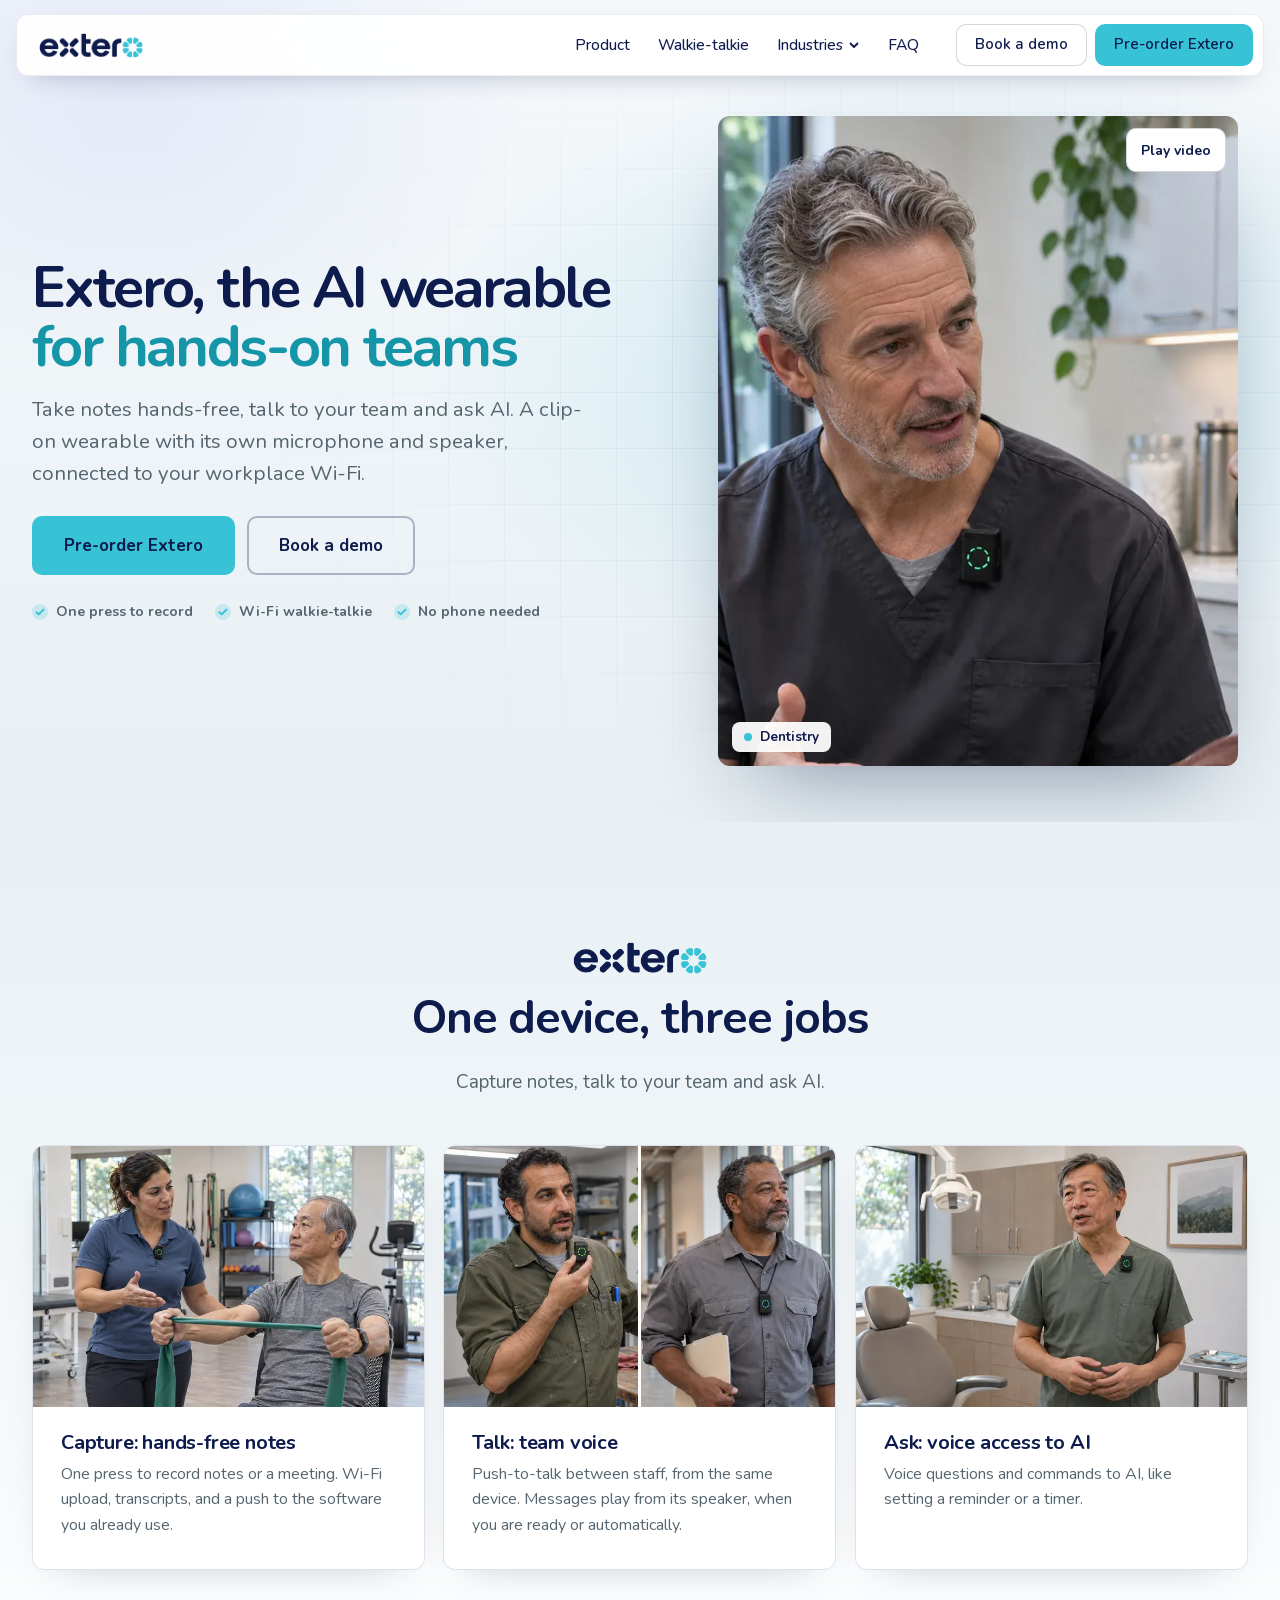
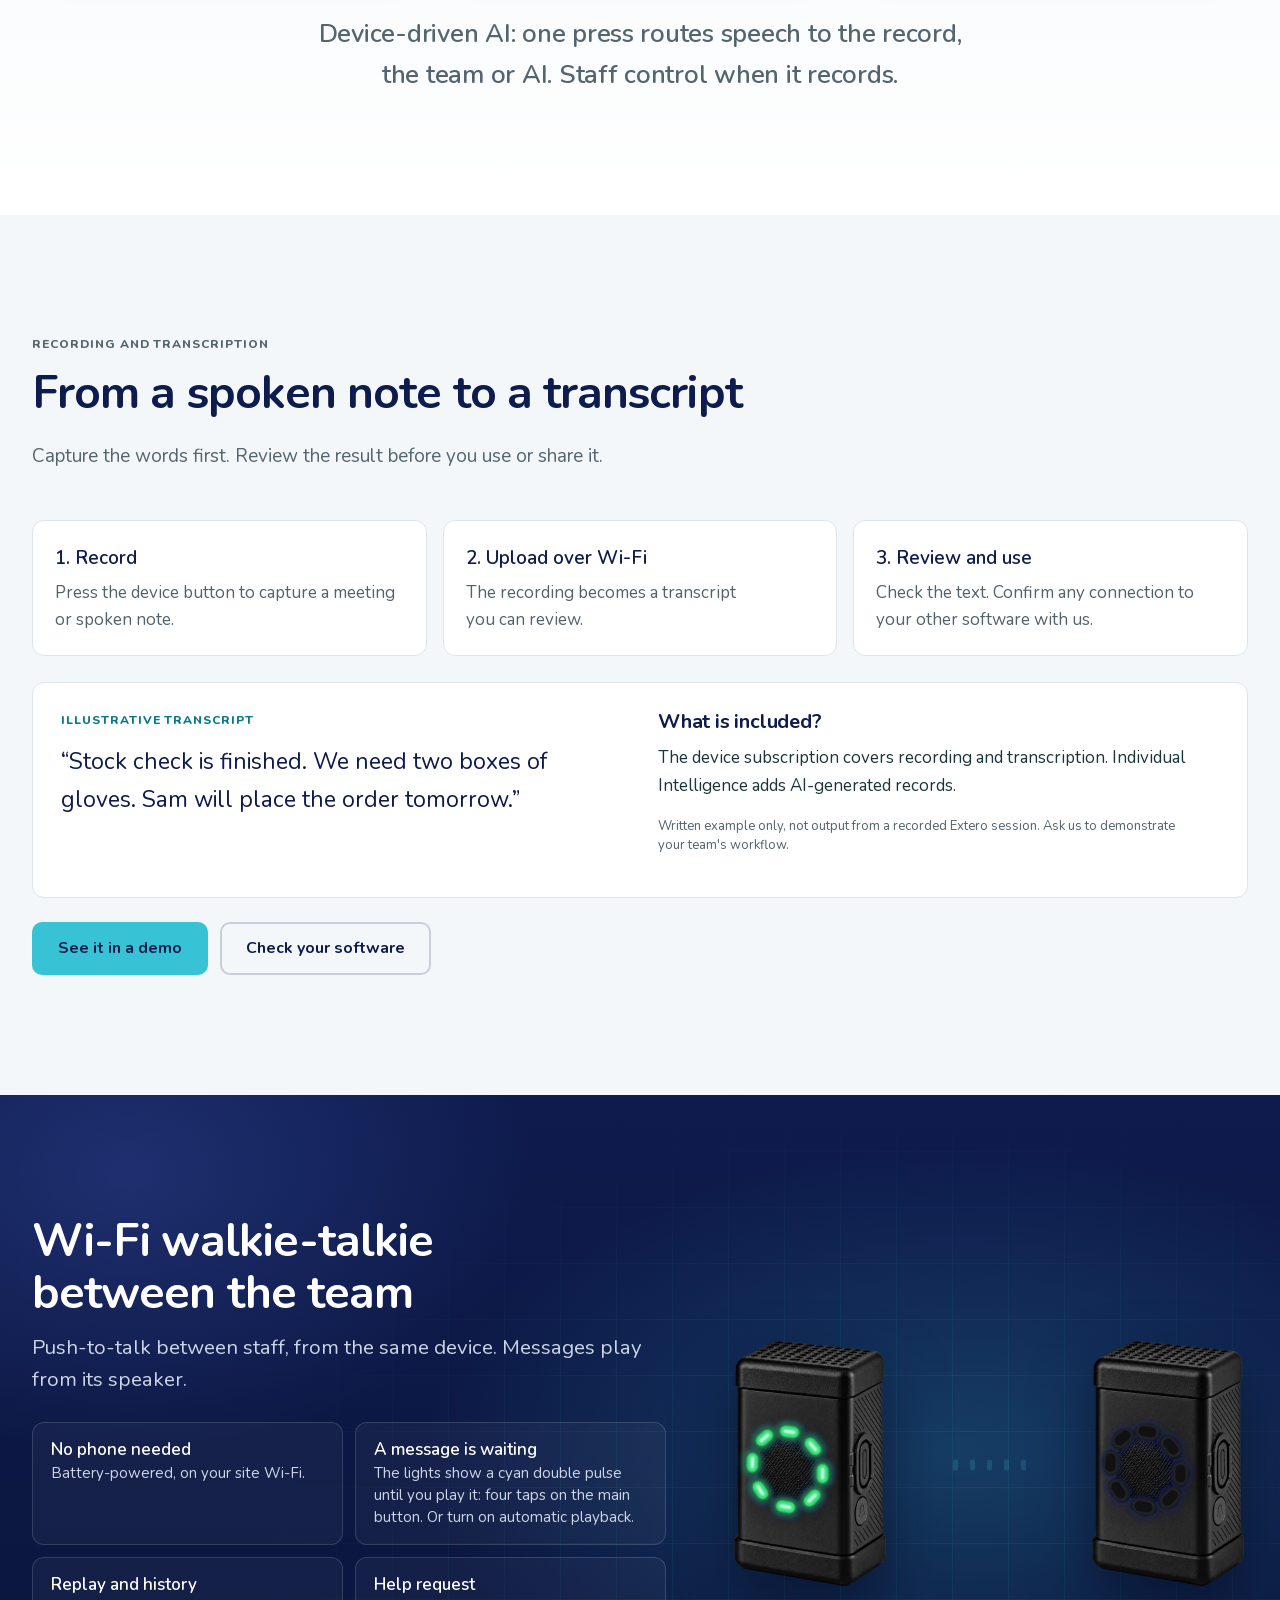
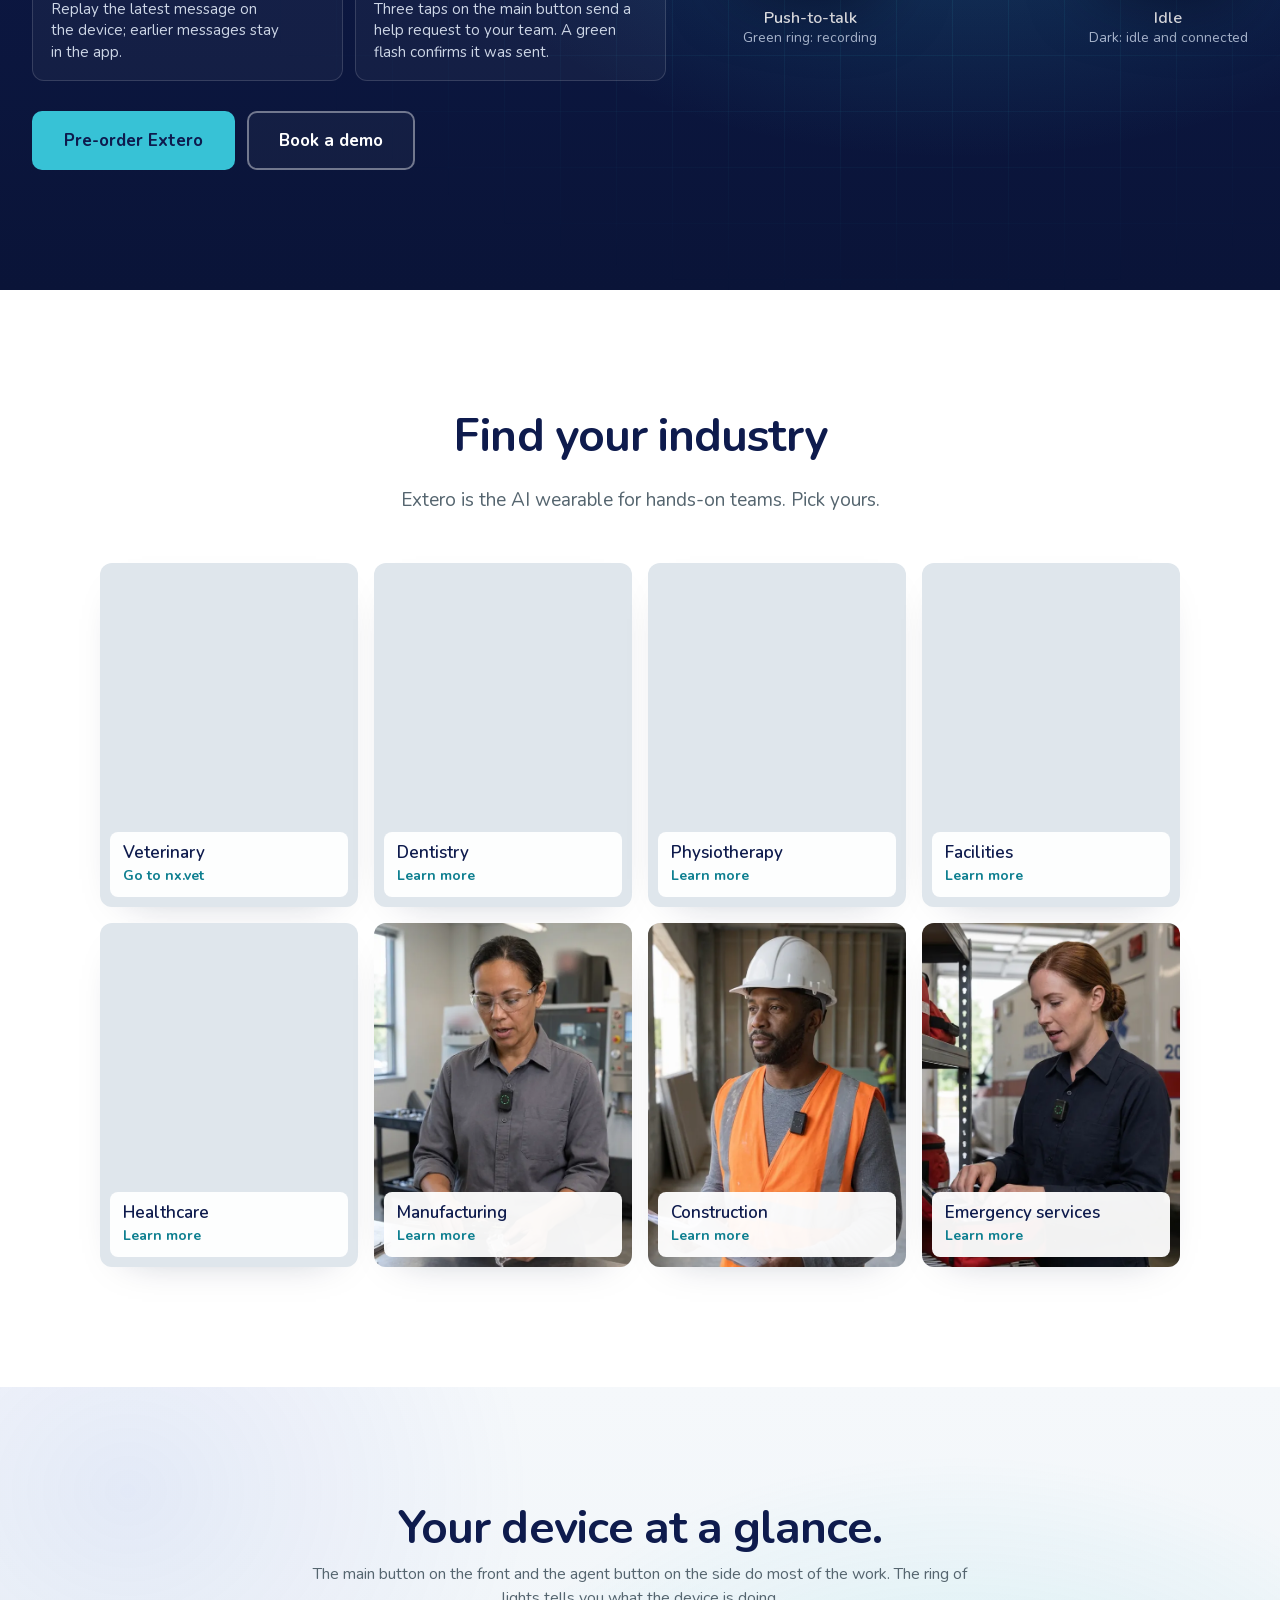
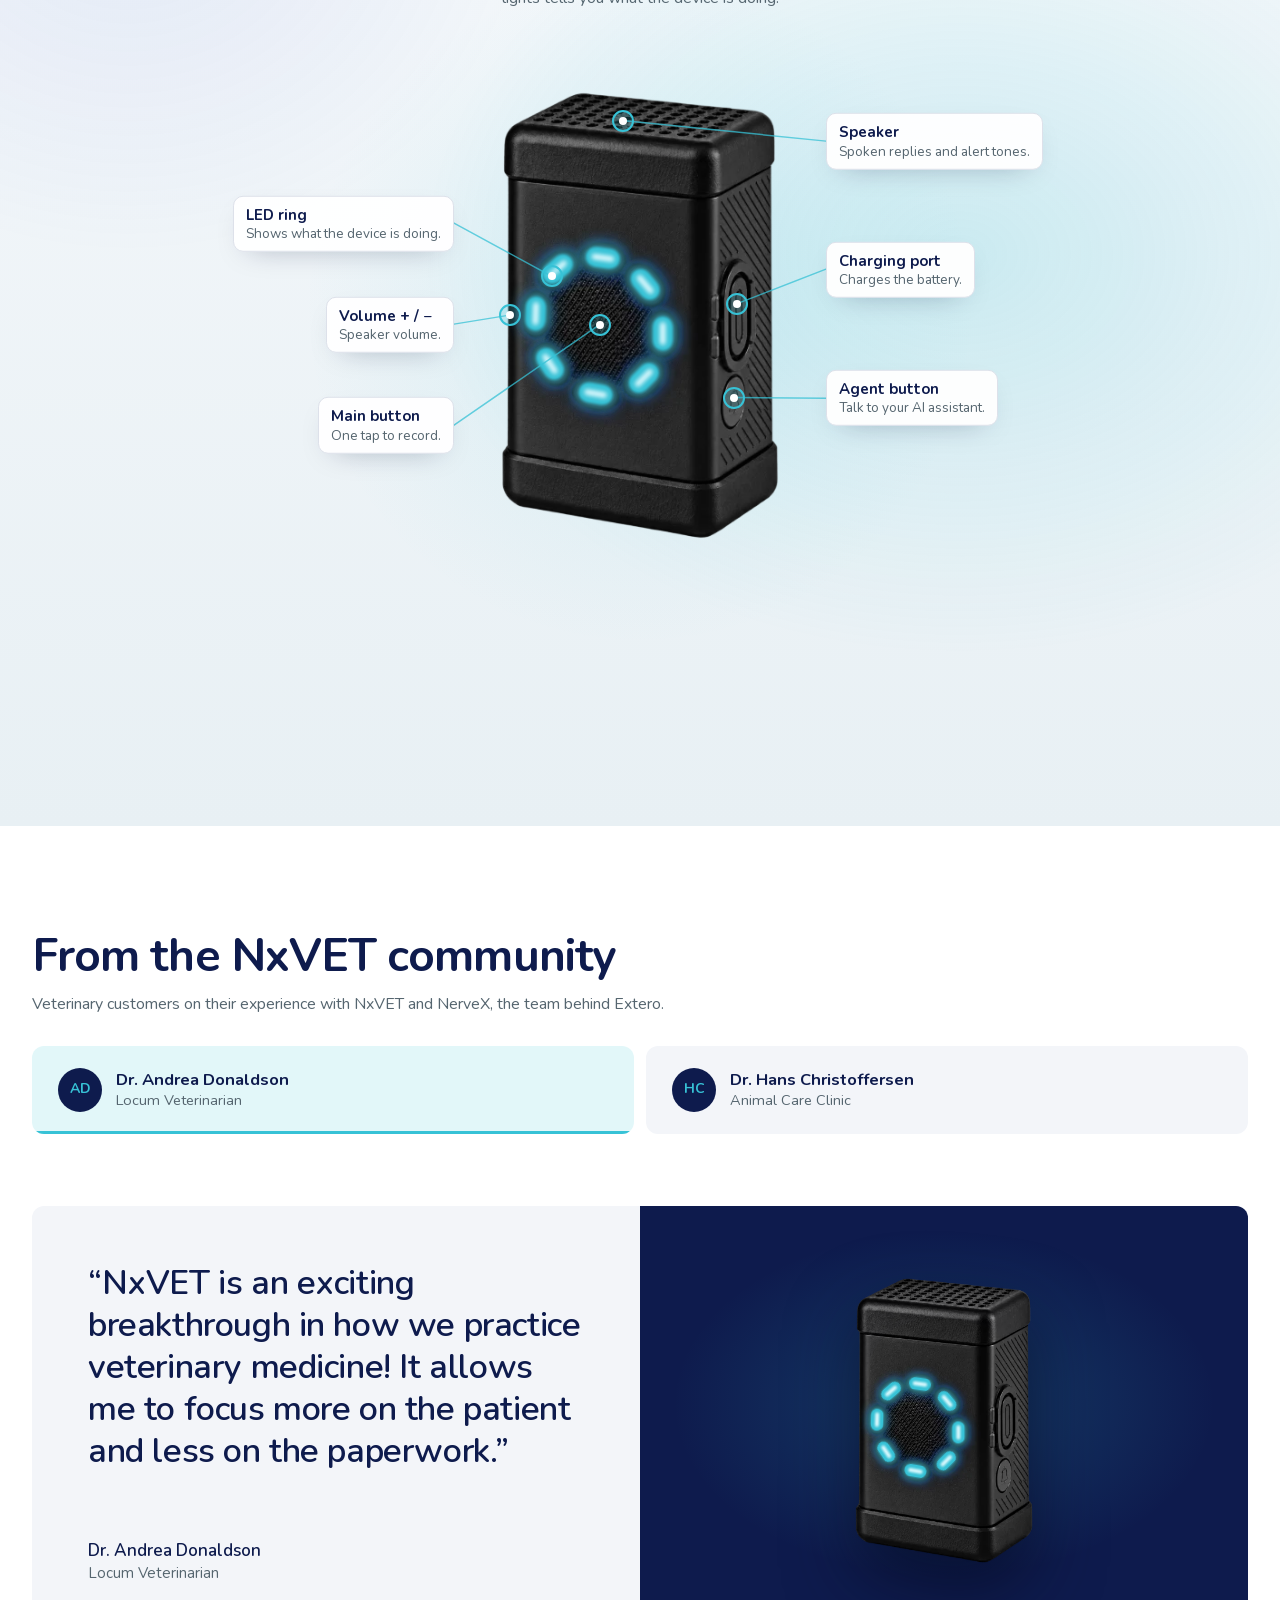
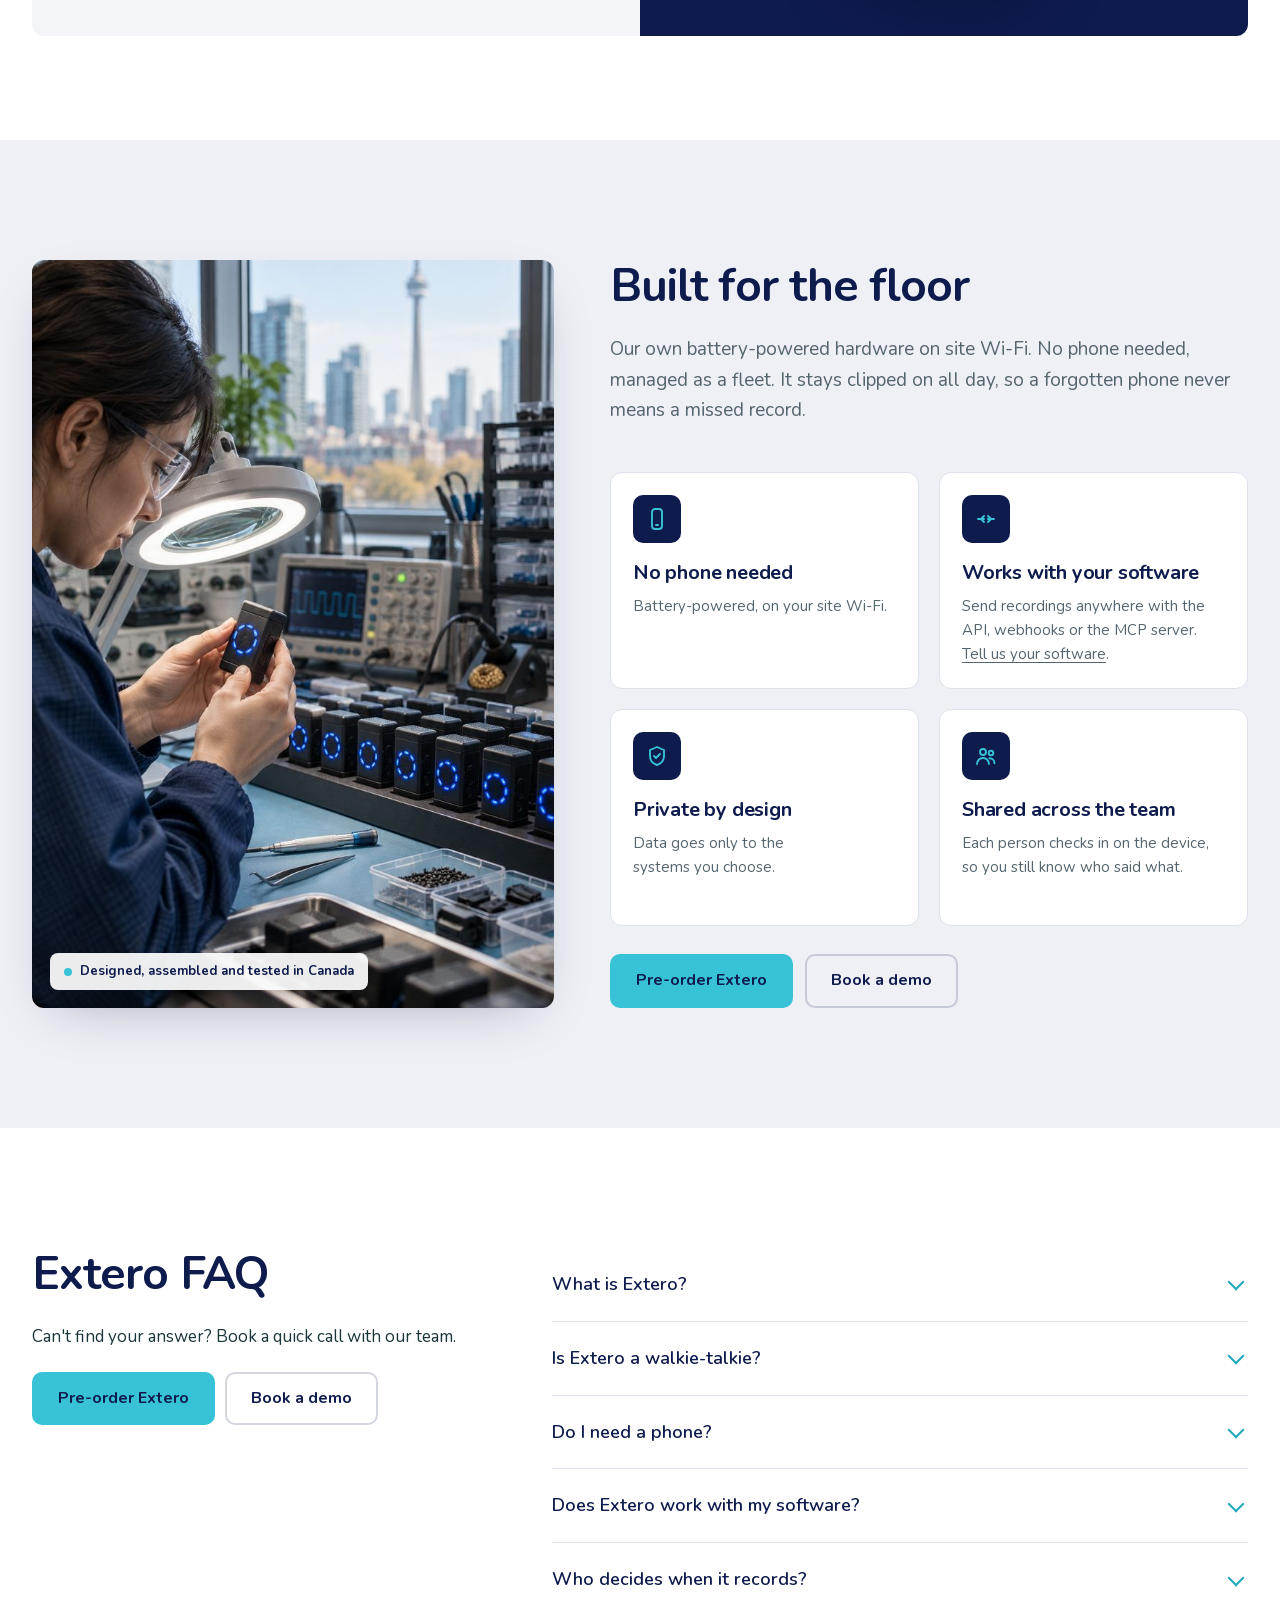
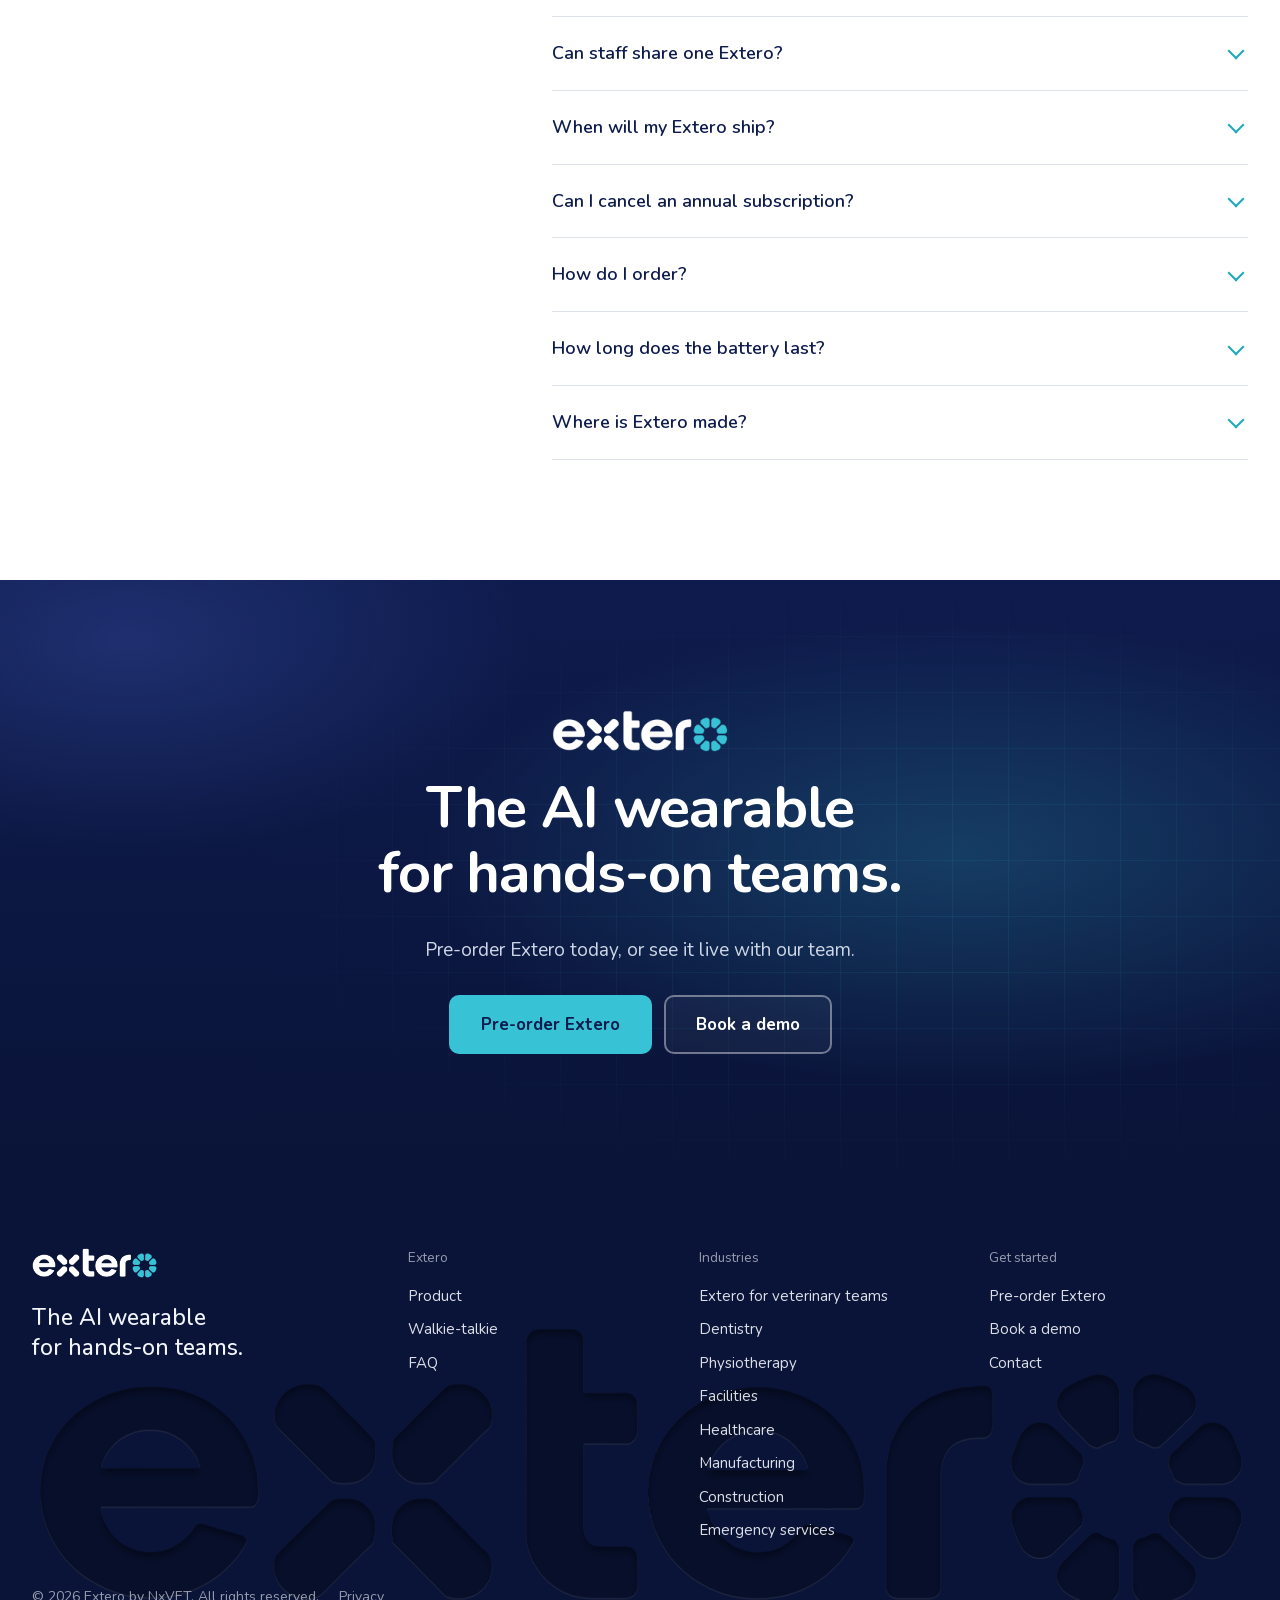
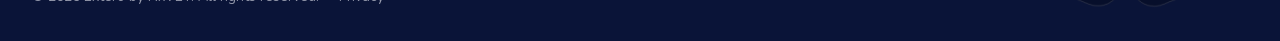
<file: index.html>
<!doctype html>
<html lang="en">
<head>
<meta charset="utf-8">
<meta name="viewport" content="width=device-width, initial-scale=1">
<meta name="robots" content="noindex, nofollow">
<title>Extero: the AI wearable for hands-on teams</title>
<meta name="description" content="Extero is the AI wearable for hands-on teams: take notes hands-free, talk to your team with a Wi-Fi walkie-talkie and ask AI. No phone needed after a one-time setup.">
<link rel="canonical" href="https://extero.ai/">
<meta name="theme-color" content="#0e1b4d">
<meta property="og:type" content="website">
<meta property="og:site_name" content="Extero">
<meta property="og:title" content="Extero: the AI wearable for hands-on teams">
<meta property="og:description" content="Take notes hands-free, talk to your team with a Wi-Fi walkie-talkie and ask AI. No phone needed after a one-time setup.">
<meta property="og:url" content="https://extero.ai/">
<meta property="og:image" content="https://extero.ai/assets/img/og-extero.jpg">
<meta property="og:image:width" content="1200">
<meta property="og:image:height" content="630">
<meta property="og:image:alt" content="Extero worn by a dentist, a maintenance technician, a physiotherapist and a machinist">
<meta name="twitter:card" content="summary_large_image">
<meta name="twitter:title" content="Extero: the AI wearable for hands-on teams">
<meta name="twitter:description" content="Take notes hands-free, talk to your team with a Wi-Fi walkie-talkie and ask AI. No phone needed after a one-time setup.">
<meta name="twitter:image" content="https://extero.ai/assets/img/og-extero.jpg">
<link rel="icon" href="/favicon.ico" sizes="48x48">
<link rel="icon" type="image/svg+xml" href="/assets/img/favicon.svg">
<link rel="apple-touch-icon" href="/assets/img/apple-touch-icon.png">
<link rel="manifest" href="/site.webmanifest">
<link rel="preload" as="image" href="/assets/video/hero-poster.webp" media="(min-width: 761px)" fetchpriority="high">
<link rel="preload" as="image" href="/assets/video/hero-poster-480.webp" media="(max-width: 760px)" fetchpriority="high">
<link rel="preload" href="/assets/fonts/nunito-latin.woff2" as="font" type="font/woff2" crossorigin>
<link rel="stylesheet" href="/assets/bundles/site-c4b1f92d64b2.css">






</head>
<!--
  extero.ai homepage (task 101). Built on nx.vet's own stylesheets and scripts (verbatim copies in assets/theme/).
  Header, footer and the Extero-only pieces are in css/site.css and css/home.css.
  Structure follows AIDA: Attention (hero with the industries video), Interest (three jobs, the walkie-talkie, industries),
  Desire (the device at a glance, built for the floor), Action (FAQ, closing).
  Copy: only lines already live on nx.vet (Extero homepage, product page, quickstart guide), with the veterinary words made generic.
  Pictures: cut from the library by _tools/make-industry-images.py. See README.md.
  data-demo-url: every "Book a demo" button points there (same booking link as nx.vet).
-->
<body data-demo-url="https://calendar.app.google/ThBtd39a37VWiKsW6">

<header class="hd" id="hd">
  <a class="hd-skip" href="#main">Skip to content</a>
  <div class="hd-bar">
    <a class="hd-logo" href="/" aria-label="Extero, home"><span class="xmark" aria-hidden="true"></span></a>
    <nav class="hd-nav" aria-label="Main">
      <a href="/products/extero/">Product</a>
      <a href="/walkie-talkie/">Walkie-talkie</a>
      <div class="hd-dd">
        <button type="button" aria-expanded="false" aria-controls="hd-dd-ind">Industries<svg viewBox="0 0 12 12" aria-hidden="true"><path d="M2.5 4.5l3.5 3.5 3.5-3.5"/></svg></button>
        <div class="hd-dd-panel" id="hd-dd-ind">
          <div class="hd-dd-col">
            <p class="hd-dd-t">Clinics</p>
            <a class="hd-ind" href="https://nx.vet/" rel="noopener" data-nav-ind="veterinary" style="--i:0"><span class="hd-ind-img"><img src="/assets/img/nav-veterinary.webp" alt="" width="240" height="240" loading="lazy" decoding="async"></span><span class="hd-ind-txt"><strong>Veterinary<svg class="hd-ind-ext" viewBox="0 0 12 12" aria-hidden="true"><path d="M4 2.5h5.5V8M9.5 2.5L3 9"/></svg></strong><small>NxVET for veterinary clinics, on nx.vet</small></span></a>
            <a class="hd-ind" href="/dentistry/" data-nav-ind="dentistry" style="--i:1"><span class="hd-ind-img"><img src="/assets/img/nav-dentistry.webp" alt="" width="240" height="240" loading="lazy" decoding="async"></span><span class="hd-ind-txt"><strong>Dentistry</strong><small>Communication for the dental office</small></span></a>
            <a class="hd-ind" href="/physiotherapy/" data-nav-ind="physiotherapy" style="--i:2"><span class="hd-ind-img"><img src="/assets/img/nav-physiotherapy.webp" alt="" width="240" height="240" loading="lazy" decoding="async"></span><span class="hd-ind-txt"><strong>Physiotherapy</strong><small>An AI scribe for physical therapy</small></span></a>
            <a class="hd-ind" href="/healthcare/" data-nav-ind="healthcare" style="--i:3"><span class="hd-ind-img"><img src="/assets/img/nav-healthcare.webp" alt="" width="240" height="240" loading="lazy" decoding="async"></span><span class="hd-ind-txt"><strong>Healthcare</strong><small>Hands-free for nurses and care teams</small></span></a>
          </div>
          <div class="hd-dd-col">
            <p class="hd-dd-t">Field and floor teams</p>
            <a class="hd-ind" href="/facilities-maintenance/" data-nav-ind="facilities-maintenance" style="--i:4"><span class="hd-ind-img"><img src="/assets/img/nav-facilities-maintenance.webp" alt="" width="240" height="240" loading="lazy" decoding="async"></span><span class="hd-ind-txt"><strong>Facilities</strong><small>Two-way radios for maintenance teams</small></span></a>
            <a class="hd-ind" href="/manufacturing/" data-nav-ind="manufacturing" style="--i:5"><span class="hd-ind-img"><img src="/assets/img/nav-manufacturing.webp" alt="" width="240" height="240" loading="lazy" decoding="async"></span><span class="hd-ind-txt"><strong>Manufacturing</strong><small>Walkie-talkie for plants and warehouses</small></span></a>
            <a class="hd-ind" href="/construction/" data-nav-ind="construction" style="--i:6"><span class="hd-ind-img"><img src="/assets/img/nav-construction.webp" alt="" width="240" height="240" loading="lazy" decoding="async"></span><span class="hd-ind-txt"><strong>Construction</strong><small>Wi-Fi walkie-talkies for site offices</small></span></a>
            <a class="hd-ind" href="/emergency-services/" data-nav-ind="emergency-services" style="--i:7"><span class="hd-ind-img"><img src="/assets/img/nav-emergency-services.webp" alt="" width="240" height="240" loading="lazy" decoding="async"></span><span class="hd-ind-txt"><strong>Emergency services</strong><small>Voice notes for EMS and fire crews</small></span></a>
          </div>
          <p class="hd-dd-foot">Not sure Extero fits your team? <a href="https://calendar.app.google/ThBtd39a37VWiKsW6" data-demo>Book a demo<svg viewBox="0 0 12 12" aria-hidden="true"><path d="M2.5 6h7M6.5 3l3 3-3 3"/></svg></a></p>
        </div>
      </div>
      <a href="/faq/">FAQ</a>
    </nav>
    <details class="hd-menu">
      <summary aria-label="Menu"><span aria-hidden="true"></span></summary>
      <nav aria-label="Menu">
        <a href="/products/extero/">Product</a>
        <a href="/walkie-talkie/">Walkie-talkie</a>
        <a href="/faq/">FAQ</a>
        <details class="hd-industry-list"><summary>Industries</summary><div class="hd-industry-links">
        <a class="hd-menu-ind" href="https://nx.vet/" rel="noopener" data-nav-ind="veterinary"><img src="/assets/img/nav-veterinary.webp" alt="" width="240" height="240" loading="lazy" decoding="async"><span>Veterinary<small>nx.vet</small></span></a>
        <a class="hd-menu-ind" href="/dentistry/" data-nav-ind="dentistry"><img src="/assets/img/nav-dentistry.webp" alt="" width="240" height="240" loading="lazy" decoding="async"><span>Dentistry</span></a>
        <a class="hd-menu-ind" href="/physiotherapy/" data-nav-ind="physiotherapy"><img src="/assets/img/nav-physiotherapy.webp" alt="" width="240" height="240" loading="lazy" decoding="async"><span>Physiotherapy</span></a>
        <a class="hd-menu-ind" href="/facilities-maintenance/" data-nav-ind="facilities-maintenance"><img src="/assets/img/nav-facilities-maintenance.webp" alt="" width="240" height="240" loading="lazy" decoding="async"><span>Facilities</span></a>
        <a class="hd-menu-ind" href="/healthcare/" data-nav-ind="healthcare"><img src="/assets/img/nav-healthcare.webp" alt="" width="240" height="240" loading="lazy" decoding="async"><span>Healthcare</span></a>
        <a class="hd-menu-ind" href="/manufacturing/" data-nav-ind="manufacturing"><img src="/assets/img/nav-manufacturing.webp" alt="" width="240" height="240" loading="lazy" decoding="async"><span>Manufacturing</span></a>
        <a class="hd-menu-ind" href="/construction/" data-nav-ind="construction"><img src="/assets/img/nav-construction.webp" alt="" width="240" height="240" loading="lazy" decoding="async"><span>Construction</span></a>
        <a class="hd-menu-ind" href="/emergency-services/" data-nav-ind="emergency-services"><img src="/assets/img/nav-emergency-services.webp" alt="" width="240" height="240" loading="lazy" decoding="async"><span>Emergency services</span></a>
        </div></details>
        <a class="hd-menu-cta" href="https://calendar.app.google/ThBtd39a37VWiKsW6" data-demo>Book a demo</a>
      </nav>
    </details>
    <div class="hd-ctas">
      <a class="hd-btn hd-btn-ghost" href="https://calendar.app.google/ThBtd39a37VWiKsW6" data-demo>Book a demo</a>
      <a class="hd-btn hd-btn-primary" href="/products/extero/">Pre-order<span class="hd-more">Extero</span></a>
    </div>
  </div>
</header>

<main id="main" tabindex="-1">
<div class="nxh-root nxx nxx-light nxx-pre xo" style="--nxx-device:url('/assets/theme/nx-extero-device-480.webp');--nxx-led-mask:url('/assets/theme/nx-extero-led-mask.png')">

<!-- ATTENTION: the product, worn in several industries -->
<section class="nxx-hero nxh-hero" id="top" aria-label="Extero, the AI wearable for hands-on teams">
  <div class="nxx-bg" aria-hidden="true"></div>
  <div class="nxh-wrap nxx-hero-grid">
    <div class="nxx-hero-inner">
      <h1>Extero, the AI wearable<br><span>for hands-on teams</span></h1>
      <p class="nxh-lead">Take notes hands-free, talk to your team and ask AI. A clip-on wearable with its own microphone and speaker, connected to your workplace Wi-Fi.</p>
      <div class="nxh-hero-actions">
        <a class="nxh-btn nxh-btn-primary nxh-btn-lg" href="/products/extero/">Pre-order Extero</a>
        <a class="nxh-btn nxh-btn-outline-light nxh-btn-lg" href="https://calendar.app.google/ThBtd39a37VWiKsW6" data-demo>Book a demo</a>
      </div>
      <ul class="nxh-hero-trust">
        <li><span>One press to record</span></li>
        <li><span>Wi-Fi walkie-talkie</span></li>
        <li><span>No phone needed</span></li>
      </ul>
    </div>
    <div class="nxx-hero-media">
      <figure class="xo-reel">
        <video muted loop playsinline preload="none" width="720" height="900" poster="/assets/video/hero-poster.webp" data-src="/assets/video/hero-720.mp4" data-src-small="/assets/video/hero-480.mp4" data-poster-small="/assets/video/hero-poster-480.webp" controls aria-label="Illustrative scenes of Extero worn by a dentist, a physiotherapist, a veterinarian, a facilities manager, a machinist, a site supervisor and a paramedic"></video>
        <figcaption class="xo-reel-tag" aria-hidden="true"><i></i><span data-labels="Dentistry|Physiotherapy|Veterinary|Facilities|Manufacturing|Construction|Emergency services">Dentistry</span></figcaption>
      </figure>
    </div>
  </div>
</section>

<!-- INTEREST: what it does -->
<section class="nxx-jobs nxx-dark" id="how-it-works">
  <div class="nxh-wrap">
    <div class="nxh-section-head nxh-reveal">
      <span class="nx-xmark nx-xmark-head" aria-hidden="true"></span>
      <h2>One device, three jobs</h2>
      <p>Capture notes, talk to your team and ask AI.</p>
    </div>
    <div class="nxx-jobs-grid">
      <article class="nxx-job nxh-reveal"><img class="xo-job-img" data-job="capture" src="/assets/img/job-home-capture.webp" width="720" height="480" loading="lazy" decoding="async" alt="A physiotherapist guides a patient through a resistance band exercise, Extero clipped to her polo shirt"><h3>Capture: hands-free notes</h3><p>One press to record notes or a meeting. Wi-Fi upload, transcripts, and a push to the software you already use.</p></article>
      <article class="nxx-job nxh-reveal"><img class="xo-job-img" data-job="talk" src="/assets/img/job-home-talk.webp" width="720" height="480" loading="lazy" decoding="async" alt="Two colleagues on a voice message: a technician speaks into his Extero in the workshop, the other hears it in the lobby with the ring cyan"><h3>Talk: team voice</h3><p>Push-to-talk between staff, from the same device. Messages play from its speaker, when you are ready or automatically.</p></article>
      <article class="nxx-job nxh-reveal"><img class="xo-job-img" data-job="ask" src="/assets/img/job-home-ask.webp" width="720" height="480" loading="lazy" decoding="async" alt="A dentist speaks to the Extero clipped to his scrubs"><h3>Ask: voice access to AI</h3><p>Voice questions and commands to AI, like setting a reminder or a timer.</p></article>
    </div>
    <p class="nxx-scribe-lead nxh-reveal">Device-driven AI: one press routes speech to the record, the team or AI. Staff control when it records.</p>
  </div>
</section>

<!-- INTEREST: the walkie-talkie, on a navy band so it stands out -->
<!-- RECORDING:start -->
<section class="nxh-section xo-recording" id="recording" aria-labelledby="recording-title">
  <div class="nxh-wrap">
    <div class="nxh-section-head"><p class="xo-eyebrow">Recording and transcription</p><h2 id="recording-title">From a spoken note to a transcript</h2><p>Capture the words first. Review the result before you use or share it.</p></div>
    <ol class="xo-workflow"><li><b>1. Record</b>Press the device button to capture a meeting or spoken note.</li><li><b>2. Upload over Wi-Fi</b>The recording becomes a transcript you can review.</li><li><b>3. Review and use</b>Check the text. Confirm any connection to your other software with us.</li></ol>
    <div class="xo-example"><div><p class="xo-eyebrow">Illustrative transcript</p><p>“Stock check is finished. We need two boxes of gloves. Sam will place the order tomorrow.”</p></div><div><h3>What is included?</h3><p>The device subscription covers recording and transcription. Individual Intelligence adds AI-generated records.</p><p class="xo-example-note">Written example only, not output from a recorded Extero session. Ask us to demonstrate your team's workflow.</p></div></div>
    <div class="nxh-product-actions"><a class="nxh-btn nxh-btn-primary" href="https://calendar.app.google/ThBtd39a37VWiKsW6" data-demo>See it in a demo</a><a class="nxh-btn nxh-btn-ghost" href="/contact/?enquiry=software#contact-form">Check your software</a></div>
  </div>
</section>
<!-- RECORDING:end -->

<section class="xo-talk" id="walkie-talkie" aria-labelledby="xo-talk-title">
  <div class="nxh-hero-bg" aria-hidden="true"></div>
  <div class="nxh-wrap xo-talk-grid">
    <div class="xo-talk-copy">
      <h2 id="xo-talk-title" class="nxh-reveal">Wi-Fi walkie-talkie between the team</h2>
      <p class="nxh-lead nxh-reveal">Push-to-talk between staff, from the same device. Messages play from its speaker.</p>
      <ul class="xo-talk-list">
        <li class="nxh-reveal"><strong>No phone needed</strong>Battery-powered, on your site Wi-Fi.</li>
        <li class="nxh-reveal"><strong>A message is waiting</strong>The lights show a cyan double pulse until you play it: four taps on the main button. Or turn on automatic playback.</li>
        <li class="nxh-reveal"><strong>Replay and history</strong>Replay the latest message on the device; earlier messages stay in the app.</li>
        <li class="nxh-reveal"><strong>Help request</strong>Three taps on the main button send a help request to your team. A green flash confirms it was sent.</li>
</ul>
      <div class="nxh-hero-actions nxh-reveal">
        <a class="nxh-btn nxh-btn-primary nxh-btn-lg" href="/products/extero/">Pre-order Extero</a>
        <a class="nxh-btn nxh-btn-outline-light nxh-btn-lg" href="https://calendar.app.google/ThBtd39a37VWiKsW6" data-demo>Book a demo</a>
      </div>
    </div>
    <div class="xo-talk-stage nxh-reveal" data-phase="send" aria-hidden="true">
      <div class="xo-talk-unit"><div class="nxx-device xo-talk-dev" data-led="green"><img class="nxx-device-img" src="/assets/theme/nx-extero-device-480.webp" srcset="/assets/theme/nx-extero-device-320.webp 320w, /assets/theme/nx-extero-device-480.webp 480w" sizes="180px" width="760" height="1201" loading="lazy" decoding="async" alt="An Extero with its ring of lights green: recording"><span class="nxx-led-base" aria-hidden="true"></span><svg class="nxx-leds" viewBox="0 0 760 1201" aria-hidden="true" focusable="false"><g class="nxx-unlit"><g transform="translate(282.6 450.3) rotate(8)"><rect class="s" x="-62" y="-42" width="124" height="84" rx="42"/><rect class="o" x="-45" y="-26" width="90" height="52" rx="26"/></g><g transform="translate(393.6 520.0) rotate(50)"><rect class="s" x="-62" y="-42" width="124" height="84" rx="42"/><rect class="o" x="-45" y="-26" width="90" height="52" rx="26"/></g><g transform="translate(439.7 648.7) rotate(-90)"><rect class="s" x="-62" y="-42" width="124" height="84" rx="42"/><rect class="o" x="-45" y="-26" width="90" height="52" rx="26"/></g><g transform="translate(390.1 765.0) rotate(-45)"><rect class="s" x="-62" y="-42" width="124" height="84" rx="42"/><rect class="o" x="-45" y="-26" width="90" height="52" rx="26"/></g><g transform="translate(263.8 806.2) rotate(10)"><rect class="s" x="-62" y="-42" width="124" height="84" rx="42"/><rect class="o" x="-45" y="-26" width="90" height="52" rx="26"/></g><g transform="translate(144.2 728.1) rotate(56)"><rect class="s" x="-62" y="-42" width="124" height="84" rx="42"/><rect class="o" x="-45" y="-26" width="90" height="52" rx="26"/></g><g transform="translate(106.7 596.4) rotate(-88)"><rect class="s" x="-62" y="-42" width="124" height="84" rx="42"/><rect class="o" x="-45" y="-26" width="90" height="52" rx="26"/></g><g transform="translate(164.1 479.3) rotate(-41)"><rect class="s" x="-62" y="-42" width="124" height="84" rx="42"/><rect class="o" x="-45" y="-26" width="90" height="52" rx="26"/></g></g><g class="nxx-pill" style="--i:0" transform="translate(282.6 450.3) rotate(8)"><rect class="h" x="-58" y="-38" width="116" height="76" rx="38"/><rect class="b" x="-45" y="-26" width="90" height="52" rx="26"/><rect class="k" x="-30" y="-8" width="60" height="16" rx="8"/></g><g class="nxx-pill" style="--i:1" transform="translate(393.6 520.0) rotate(50)"><rect class="h" x="-58" y="-38" width="116" height="76" rx="38"/><rect class="b" x="-45" y="-26" width="90" height="52" rx="26"/><rect class="k" x="-30" y="-8" width="60" height="16" rx="8"/></g><g class="nxx-pill" style="--i:2" transform="translate(439.7 648.7) rotate(-90)"><rect class="h" x="-58" y="-38" width="116" height="76" rx="38"/><rect class="b" x="-45" y="-26" width="90" height="52" rx="26"/><rect class="k" x="-30" y="-8" width="60" height="16" rx="8"/></g><g class="nxx-pill" style="--i:3" transform="translate(390.1 765.0) rotate(-45)"><rect class="h" x="-58" y="-38" width="116" height="76" rx="38"/><rect class="b" x="-45" y="-26" width="90" height="52" rx="26"/><rect class="k" x="-30" y="-8" width="60" height="16" rx="8"/></g><g class="nxx-pill" style="--i:4" transform="translate(263.8 806.2) rotate(10)"><rect class="h" x="-58" y="-38" width="116" height="76" rx="38"/><rect class="b" x="-45" y="-26" width="90" height="52" rx="26"/><rect class="k" x="-30" y="-8" width="60" height="16" rx="8"/></g><g class="nxx-pill" style="--i:5" transform="translate(144.2 728.1) rotate(56)"><rect class="h" x="-58" y="-38" width="116" height="76" rx="38"/><rect class="b" x="-45" y="-26" width="90" height="52" rx="26"/><rect class="k" x="-30" y="-8" width="60" height="16" rx="8"/></g><g class="nxx-pill" style="--i:6" transform="translate(106.7 596.4) rotate(-88)"><rect class="h" x="-58" y="-38" width="116" height="76" rx="38"/><rect class="b" x="-45" y="-26" width="90" height="52" rx="26"/><rect class="k" x="-30" y="-8" width="60" height="16" rx="8"/></g><g class="nxx-pill" style="--i:7" transform="translate(164.1 479.3) rotate(-41)"><rect class="h" x="-58" y="-38" width="116" height="76" rx="38"/><rect class="b" x="-45" y="-26" width="90" height="52" rx="26"/><rect class="k" x="-30" y="-8" width="60" height="16" rx="8"/></g></svg></div><p><b>Green ring</b>Recording</p></div>
      <div class="xo-talk-waves"><i></i><i></i><i></i><i></i><i></i></div>
      <div class="xo-talk-unit"><div class="nxx-device xo-talk-dev" data-led="off"><img class="nxx-device-img" src="/assets/theme/nx-extero-device-480.webp" srcset="/assets/theme/nx-extero-device-320.webp 320w, /assets/theme/nx-extero-device-480.webp 480w" sizes="180px" width="760" height="1201" loading="lazy" decoding="async" alt="A second Extero with its ring of lights cyan: a message is playing"><span class="nxx-led-base" aria-hidden="true"></span><svg class="nxx-leds" viewBox="0 0 760 1201" aria-hidden="true" focusable="false"><g class="nxx-unlit"><g transform="translate(282.6 450.3) rotate(8)"><rect class="s" x="-62" y="-42" width="124" height="84" rx="42"/><rect class="o" x="-45" y="-26" width="90" height="52" rx="26"/></g><g transform="translate(393.6 520.0) rotate(50)"><rect class="s" x="-62" y="-42" width="124" height="84" rx="42"/><rect class="o" x="-45" y="-26" width="90" height="52" rx="26"/></g><g transform="translate(439.7 648.7) rotate(-90)"><rect class="s" x="-62" y="-42" width="124" height="84" rx="42"/><rect class="o" x="-45" y="-26" width="90" height="52" rx="26"/></g><g transform="translate(390.1 765.0) rotate(-45)"><rect class="s" x="-62" y="-42" width="124" height="84" rx="42"/><rect class="o" x="-45" y="-26" width="90" height="52" rx="26"/></g><g transform="translate(263.8 806.2) rotate(10)"><rect class="s" x="-62" y="-42" width="124" height="84" rx="42"/><rect class="o" x="-45" y="-26" width="90" height="52" rx="26"/></g><g transform="translate(144.2 728.1) rotate(56)"><rect class="s" x="-62" y="-42" width="124" height="84" rx="42"/><rect class="o" x="-45" y="-26" width="90" height="52" rx="26"/></g><g transform="translate(106.7 596.4) rotate(-88)"><rect class="s" x="-62" y="-42" width="124" height="84" rx="42"/><rect class="o" x="-45" y="-26" width="90" height="52" rx="26"/></g><g transform="translate(164.1 479.3) rotate(-41)"><rect class="s" x="-62" y="-42" width="124" height="84" rx="42"/><rect class="o" x="-45" y="-26" width="90" height="52" rx="26"/></g></g><g class="nxx-pill" style="--i:0" transform="translate(282.6 450.3) rotate(8)"><rect class="h" x="-58" y="-38" width="116" height="76" rx="38"/><rect class="b" x="-45" y="-26" width="90" height="52" rx="26"/><rect class="k" x="-30" y="-8" width="60" height="16" rx="8"/></g><g class="nxx-pill" style="--i:1" transform="translate(393.6 520.0) rotate(50)"><rect class="h" x="-58" y="-38" width="116" height="76" rx="38"/><rect class="b" x="-45" y="-26" width="90" height="52" rx="26"/><rect class="k" x="-30" y="-8" width="60" height="16" rx="8"/></g><g class="nxx-pill" style="--i:2" transform="translate(439.7 648.7) rotate(-90)"><rect class="h" x="-58" y="-38" width="116" height="76" rx="38"/><rect class="b" x="-45" y="-26" width="90" height="52" rx="26"/><rect class="k" x="-30" y="-8" width="60" height="16" rx="8"/></g><g class="nxx-pill" style="--i:3" transform="translate(390.1 765.0) rotate(-45)"><rect class="h" x="-58" y="-38" width="116" height="76" rx="38"/><rect class="b" x="-45" y="-26" width="90" height="52" rx="26"/><rect class="k" x="-30" y="-8" width="60" height="16" rx="8"/></g><g class="nxx-pill" style="--i:4" transform="translate(263.8 806.2) rotate(10)"><rect class="h" x="-58" y="-38" width="116" height="76" rx="38"/><rect class="b" x="-45" y="-26" width="90" height="52" rx="26"/><rect class="k" x="-30" y="-8" width="60" height="16" rx="8"/></g><g class="nxx-pill" style="--i:5" transform="translate(144.2 728.1) rotate(56)"><rect class="h" x="-58" y="-38" width="116" height="76" rx="38"/><rect class="b" x="-45" y="-26" width="90" height="52" rx="26"/><rect class="k" x="-30" y="-8" width="60" height="16" rx="8"/></g><g class="nxx-pill" style="--i:6" transform="translate(106.7 596.4) rotate(-88)"><rect class="h" x="-58" y="-38" width="116" height="76" rx="38"/><rect class="b" x="-45" y="-26" width="90" height="52" rx="26"/><rect class="k" x="-30" y="-8" width="60" height="16" rx="8"/></g><g class="nxx-pill" style="--i:7" transform="translate(164.1 479.3) rotate(-41)"><rect class="h" x="-58" y="-38" width="116" height="76" rx="38"/><rect class="b" x="-45" y="-26" width="90" height="52" rx="26"/><rect class="k" x="-30" y="-8" width="60" height="16" rx="8"/></g></svg></div><p><b>Cyan</b>A message is playing</p></div>
    </div>
  </div>
</section>

<!-- INTEREST: industries -->
<section class="nxh-section xo-inds" id="industries">
  <div class="nxh-wrap">
    <div class="nxh-section-head nxh-center nxh-reveal">
      <h2>Find your industry</h2>
      <p>Extero is the AI wearable for hands-on teams. Pick yours.</p>
    </div>
    <div class="xo-ind-grid">
      <!-- Order: Veterinary first (Lucas, 2026-11-26, after Gerard: vets want products built for them), then Dentistry and Physiotherapy (Lucas, 2026-11-23). Pictures cut by _tools/make-industry-images.py. -->
      <a class="xo-ind nxh-reveal" href="https://nx.vet/" rel="noopener" data-ind="veterinary"><img src="/assets/img/ind-veterinary.webp" width="600" height="900" loading="lazy" decoding="async" alt="A veterinarian holds a rabbit on the table, Extero clipped to his scrubs with its ring green"><span class="xo-ind-cap"><strong>Veterinary</strong><em>Go to nx.vet</em></span></a>
      <a class="xo-ind nxh-reveal" href="/dentistry/" data-ind="dentistry"><img src="/assets/img/ind-dentistry.webp" width="600" height="900" loading="lazy" decoding="async" alt="A dentist explains a treatment to a patient, Extero clipped to his scrubs with its ring green"><span class="xo-ind-cap"><strong>Dentistry</strong><em>Learn more</em></span></a>
      <a class="xo-ind nxh-reveal" href="/physiotherapy/" data-ind="physiotherapy"><img src="/assets/img/ind-physiotherapy.webp" width="600" height="900" loading="lazy" decoding="async" alt="A physiotherapist checks a patient's knee, Extero clipped to her polo shirt with its ring green"><span class="xo-ind-cap"><strong>Physiotherapy</strong><em>Learn more</em></span></a>
      <a class="xo-ind nxh-reveal" href="/facilities-maintenance/" data-ind="facilities-maintenance"><img src="/assets/img/ind-facilities-maintenance.webp" width="600" height="900" loading="lazy" decoding="async" alt="A maintenance technician holds an air filter, Extero clipped to his shirt with its ring cyan"><span class="xo-ind-cap"><strong>Facilities</strong><em>Learn more</em></span></a>
      <a class="xo-ind nxh-reveal" href="/healthcare/" data-ind="healthcare"><img src="/assets/img/ind-healthcare.webp" width="540" height="960" loading="lazy" decoding="async" alt="A nurse adjusts an IV line, Extero clipped to her scrubs with its ring lit"><span class="xo-ind-cap"><strong>Healthcare</strong><em>Learn more</em></span></a>
      <a class="xo-ind nxh-reveal" href="/manufacturing/" data-ind="manufacturing"><img src="/assets/img/ind-manufacturing.webp" width="600" height="900" loading="lazy" decoding="async" alt="A machinist measures a part with a caliper, Extero clipped to her shirt with its ring green"><span class="xo-ind-cap"><strong>Manufacturing</strong><em>Learn more</em></span></a>
      <a class="xo-ind nxh-reveal" href="/construction/" data-ind="construction"><img src="/assets/img/ind-construction.webp" width="600" height="900" loading="lazy" decoding="async" alt="A site supervisor in a hard hat holds a drawing, Extero clipped to his safety vest"><span class="xo-ind-cap"><strong>Construction</strong><em>Learn more</em></span></a>
      <a class="xo-ind nxh-reveal" href="/emergency-services/" data-ind="emergency-services"><img src="/assets/img/ind-emergency.webp" width="600" height="900" loading="lazy" decoding="async" alt="A paramedic checks a kit bag beside the ambulance, Extero clipped to her uniform with its ring green"><span class="xo-ind-cap"><strong>Emergency services</strong><em>Learn more</em></span></a>
    </div>
  </div>
</section>

<!-- DESIRE: the device (markup and behaviour from nx.vet) -->
<section class="nxx-glance" id="glance" aria-labelledby="nxx-glance-title">
  <div class="nxh-wrap">
    <div class="nxx-glance-head nxh-reveal">
      <h2 id="nxx-glance-title">Your device at a glance.</h2>
      <p>The main button on the front and the agent button on the side do most of the work. The ring of lights tells you what the device is doing.</p>
    </div>
    <div class="nxx-glance-stage">
      <div class="nxx-fly">
      <div class="nxx-device" data-led="off">
        <img class="nxx-device-img" src="/assets/theme/nx-extero-device-760.webp" srcset="/assets/theme/nx-extero-device-320.webp 320w, /assets/theme/nx-extero-device-480.webp 480w, /assets/theme/nx-extero-device-760.webp 760w" sizes="(max-width: 760px) 50vw, 24vw" width="760" height="1201" loading="lazy" decoding="async" alt="The Extero device: a black clip-on wearable with a ring of eight lights around the main button on the front; the charging port and the round agent button sit on the side">
        <span class="nxx-led-base" aria-hidden="true"></span>
        
        <svg class="nxx-leds" viewBox="0 0 760 1201" aria-hidden="true" focusable="false"><defs><filter id="nxx-led-halo" x="-80%" y="-80%" width="260%" height="260%"><feGaussianBlur stdDeviation="18"/></filter><filter id="nxx-led-soft" x="-30%" y="-40%" width="160%" height="180%"><feGaussianBlur stdDeviation="2.4"/></filter><filter id="nxx-led-core" x="-40%" y="-120%" width="180%" height="340%"><feGaussianBlur stdDeviation="5"/></filter><filter id="nxx-led-shroud" x="-40%" y="-50%" width="180%" height="200%"><feGaussianBlur stdDeviation="9"/></filter></defs><g class="nxx-unlit"><g transform="translate(282.6 450.3) rotate(8)"><rect class="s" x="-62" y="-42" width="124" height="84" rx="42"/><rect class="o" x="-45" y="-26" width="90" height="52" rx="26"/></g><g transform="translate(393.6 520.0) rotate(50)"><rect class="s" x="-62" y="-42" width="124" height="84" rx="42"/><rect class="o" x="-45" y="-26" width="90" height="52" rx="26"/></g><g transform="translate(439.7 648.7) rotate(-90)"><rect class="s" x="-62" y="-42" width="124" height="84" rx="42"/><rect class="o" x="-45" y="-26" width="90" height="52" rx="26"/></g><g transform="translate(390.1 765.0) rotate(-45)"><rect class="s" x="-62" y="-42" width="124" height="84" rx="42"/><rect class="o" x="-45" y="-26" width="90" height="52" rx="26"/></g><g transform="translate(263.8 806.2) rotate(10)"><rect class="s" x="-62" y="-42" width="124" height="84" rx="42"/><rect class="o" x="-45" y="-26" width="90" height="52" rx="26"/></g><g transform="translate(144.2 728.1) rotate(56)"><rect class="s" x="-62" y="-42" width="124" height="84" rx="42"/><rect class="o" x="-45" y="-26" width="90" height="52" rx="26"/></g><g transform="translate(106.7 596.4) rotate(-88)"><rect class="s" x="-62" y="-42" width="124" height="84" rx="42"/><rect class="o" x="-45" y="-26" width="90" height="52" rx="26"/></g><g transform="translate(164.1 479.3) rotate(-41)"><rect class="s" x="-62" y="-42" width="124" height="84" rx="42"/><rect class="o" x="-45" y="-26" width="90" height="52" rx="26"/></g></g><g class="nxx-pill" style="--i:0" transform="translate(282.6 450.3) rotate(8)"><rect class="h" x="-58" y="-38" width="116" height="76" rx="38"/><rect class="b" x="-45" y="-26" width="90" height="52" rx="26"/><rect class="k" x="-30" y="-8" width="60" height="16" rx="8"/></g><g class="nxx-pill" style="--i:1" transform="translate(393.6 520.0) rotate(50)"><rect class="h" x="-58" y="-38" width="116" height="76" rx="38"/><rect class="b" x="-45" y="-26" width="90" height="52" rx="26"/><rect class="k" x="-30" y="-8" width="60" height="16" rx="8"/></g><g class="nxx-pill" style="--i:2" transform="translate(439.7 648.7) rotate(-90)"><rect class="h" x="-58" y="-38" width="116" height="76" rx="38"/><rect class="b" x="-45" y="-26" width="90" height="52" rx="26"/><rect class="k" x="-30" y="-8" width="60" height="16" rx="8"/></g><g class="nxx-pill" style="--i:3" transform="translate(390.1 765.0) rotate(-45)"><rect class="h" x="-58" y="-38" width="116" height="76" rx="38"/><rect class="b" x="-45" y="-26" width="90" height="52" rx="26"/><rect class="k" x="-30" y="-8" width="60" height="16" rx="8"/></g><g class="nxx-pill" style="--i:4" transform="translate(263.8 806.2) rotate(10)"><rect class="h" x="-58" y="-38" width="116" height="76" rx="38"/><rect class="b" x="-45" y="-26" width="90" height="52" rx="26"/><rect class="k" x="-30" y="-8" width="60" height="16" rx="8"/></g><g class="nxx-pill" style="--i:5" transform="translate(144.2 728.1) rotate(56)"><rect class="h" x="-58" y="-38" width="116" height="76" rx="38"/><rect class="b" x="-45" y="-26" width="90" height="52" rx="26"/><rect class="k" x="-30" y="-8" width="60" height="16" rx="8"/></g><g class="nxx-pill" style="--i:6" transform="translate(106.7 596.4) rotate(-88)"><rect class="h" x="-58" y="-38" width="116" height="76" rx="38"/><rect class="b" x="-45" y="-26" width="90" height="52" rx="26"/><rect class="k" x="-30" y="-8" width="60" height="16" rx="8"/></g><g class="nxx-pill" style="--i:7" transform="translate(164.1 479.3) rotate(-41)"><rect class="h" x="-58" y="-38" width="116" height="76" rx="38"/><rect class="b" x="-45" y="-26" width="90" height="52" rx="26"/><rect class="k" x="-30" y="-8" width="60" height="16" rx="8"/></g><g class="nxx-sweep"><defs><mask id="nxx-sweep-h" maskUnits="userSpaceOnUse" x="0" y="0" width="760" height="1201"><g fill="#fff" filter="url(#nxx-led-halo)"><rect transform="translate(282.6 450.3) rotate(8)" x="-58" y="-38" width="116" height="76" rx="38"/><rect transform="translate(393.6 520.0) rotate(50)" x="-58" y="-38" width="116" height="76" rx="38"/><rect transform="translate(439.7 648.7) rotate(-90)" x="-58" y="-38" width="116" height="76" rx="38"/><rect transform="translate(390.1 765.0) rotate(-45)" x="-58" y="-38" width="116" height="76" rx="38"/><rect transform="translate(263.8 806.2) rotate(10)" x="-58" y="-38" width="116" height="76" rx="38"/><rect transform="translate(144.2 728.1) rotate(56)" x="-58" y="-38" width="116" height="76" rx="38"/><rect transform="translate(106.7 596.4) rotate(-88)" x="-58" y="-38" width="116" height="76" rx="38"/><rect transform="translate(164.1 479.3) rotate(-41)" x="-58" y="-38" width="116" height="76" rx="38"/></g></mask><mask id="nxx-sweep-b" maskUnits="userSpaceOnUse" x="0" y="0" width="760" height="1201"><g fill="#fff" filter="url(#nxx-led-soft)"><rect transform="translate(282.6 450.3) rotate(8)" x="-45" y="-26" width="90" height="52" rx="26"/><rect transform="translate(393.6 520.0) rotate(50)" x="-45" y="-26" width="90" height="52" rx="26"/><rect transform="translate(439.7 648.7) rotate(-90)" x="-45" y="-26" width="90" height="52" rx="26"/><rect transform="translate(390.1 765.0) rotate(-45)" x="-45" y="-26" width="90" height="52" rx="26"/><rect transform="translate(263.8 806.2) rotate(10)" x="-45" y="-26" width="90" height="52" rx="26"/><rect transform="translate(144.2 728.1) rotate(56)" x="-45" y="-26" width="90" height="52" rx="26"/><rect transform="translate(106.7 596.4) rotate(-88)" x="-45" y="-26" width="90" height="52" rx="26"/><rect transform="translate(164.1 479.3) rotate(-41)" x="-45" y="-26" width="90" height="52" rx="26"/></g></mask><mask id="nxx-sweep-k" maskUnits="userSpaceOnUse" x="0" y="0" width="760" height="1201"><g fill="#fff" filter="url(#nxx-led-core)"><rect transform="translate(282.6 450.3) rotate(8)" x="-30" y="-8" width="60" height="16" rx="8"/><rect transform="translate(393.6 520.0) rotate(50)" x="-30" y="-8" width="60" height="16" rx="8"/><rect transform="translate(439.7 648.7) rotate(-90)" x="-30" y="-8" width="60" height="16" rx="8"/><rect transform="translate(390.1 765.0) rotate(-45)" x="-30" y="-8" width="60" height="16" rx="8"/><rect transform="translate(263.8 806.2) rotate(10)" x="-30" y="-8" width="60" height="16" rx="8"/><rect transform="translate(144.2 728.1) rotate(56)" x="-30" y="-8" width="60" height="16" rx="8"/><rect transform="translate(106.7 596.4) rotate(-88)" x="-30" y="-8" width="60" height="16" rx="8"/><rect transform="translate(164.1 479.3) rotate(-41)" x="-30" y="-8" width="60" height="16" rx="8"/></g></mask><filter id="nxx-comet-blur" filterUnits="userSpaceOnUse" x="0" y="300" width="560" height="650"><feGaussianBlur stdDeviation="6"/></filter><g id="nxx-comet" filter="url(#nxx-comet-blur)"><path d="M207.5 692.9L100.4 804.9A250 250 0 0 1 89.4 793.7L203.3 688.6A95 95 0 0 0 207.5 692.9Z" opacity="0.03"/><path d="M204.0 689.4L91.2 795.7A250 250 0 0 1 80.8 783.9L200.0 684.9A95 95 0 0 0 204.0 689.4Z" opacity="0.04"/><path d="M200.6 685.6L82.4 785.9A250 250 0 0 1 72.7 773.6L196.9 681.0A95 95 0 0 0 200.6 685.6Z" opacity="0.05"/><path d="M197.5 681.8L74.2 775.7A250 250 0 0 1 65.1 762.9L194.1 676.9A95 95 0 0 0 197.5 681.8Z" opacity="0.06"/><path d="M194.6 677.7L66.6 765.1A250 250 0 0 1 58.1 751.8L191.4 672.7A95 95 0 0 0 194.6 677.7Z" opacity="0.07"/><path d="M191.9 673.6L59.5 754.1A250 250 0 0 1 51.8 740.4L189.0 668.4A95 95 0 0 0 191.9 673.6Z" opacity="0.08"/><path d="M189.5 669.2L53.0 742.7A250 250 0 0 1 46.0 728.7L186.8 663.9A95 95 0 0 0 189.5 669.2Z" opacity="0.10"/><path d="M187.2 664.8L47.1 731.0A250 250 0 0 1 40.8 716.6L184.8 659.3A95 95 0 0 0 187.2 664.8Z" opacity="0.12"/><path d="M185.2 660.2L41.8 719.1A250 250 0 0 1 36.3 704.4L183.1 654.7A95 95 0 0 0 185.2 660.2Z" opacity="0.14"/><path d="M183.4 655.6L37.1 706.8A250 250 0 0 1 32.4 691.9L181.6 649.9A95 95 0 0 0 183.4 655.6Z" opacity="0.16"/><path d="M181.9 650.9L33.1 694.4A250 250 0 0 1 29.2 679.2L180.4 645.1A95 95 0 0 0 181.9 650.9Z" opacity="0.18"/><path d="M180.6 646.1L29.8 681.7A250 250 0 0 1 26.7 666.3L179.5 640.2A95 95 0 0 0 180.6 646.1Z" opacity="0.20"/><path d="M179.6 641.2L27.1 668.9A250 250 0 0 1 24.8 653.4L178.7 635.3A95 95 0 0 0 179.6 641.2Z" opacity="0.23"/><path d="M178.9 636.3L25.1 656.0A250 250 0 0 1 23.6 640.3L178.3 630.3A95 95 0 0 0 178.9 636.3Z" opacity="0.26"/><path d="M178.4 631.3L23.8 642.9A250 250 0 0 1 23.1 627.3L178.1 625.4A95 95 0 0 0 178.4 631.3Z" opacity="0.28"/><path d="M178.1 626.4L23.2 629.9A250 250 0 0 1 23.3 614.2L178.2 620.4A95 95 0 0 0 178.1 626.4Z" opacity="0.31"/><path d="M178.1 621.4L23.2 616.8A250 250 0 0 1 24.2 601.1L178.5 615.4A95 95 0 0 0 178.1 621.4Z" opacity="0.34"/><path d="M178.4 616.4L23.9 603.7A250 250 0 0 1 25.7 588.1L179.1 610.5A95 95 0 0 0 178.4 616.4Z" opacity="0.37"/><path d="M179.0 611.5L25.4 590.7A250 250 0 0 1 27.9 575.2L179.9 605.6A95 95 0 0 0 179.0 611.5Z" opacity="0.40"/><path d="M179.8 606.6L27.4 577.8A250 250 0 0 1 30.8 562.5L181.0 600.7A95 95 0 0 0 179.8 606.6Z" opacity="0.43"/><path d="M180.8 601.7L30.2 565.0A250 250 0 0 1 34.4 549.9L182.4 595.9A95 95 0 0 0 180.8 601.7Z" opacity="0.46"/><path d="M182.1 596.9L33.6 552.4A250 250 0 0 1 38.6 537.5L184.0 591.2A95 95 0 0 0 182.1 596.9Z" opacity="0.50"/><path d="M183.7 592.2L37.7 539.9A250 250 0 0 1 43.5 525.3L185.8 586.6A95 95 0 0 0 183.7 592.2Z" opacity="0.53"/><path d="M185.5 587.5L42.5 527.7A250 250 0 0 1 49.0 513.4L187.9 582.1A95 95 0 0 0 185.5 587.5Z" opacity="0.56"/><path d="M187.5 583.0L47.8 515.8A250 250 0 0 1 55.1 501.9L190.3 577.7A95 95 0 0 0 187.5 583.0Z" opacity="0.59"/><path d="M189.8 578.6L53.8 504.1A250 250 0 0 1 61.8 490.6L192.8 573.4A95 95 0 0 0 189.8 578.6Z" opacity="0.62"/><path d="M192.3 574.3L60.4 492.8A250 250 0 0 1 69.1 479.7L195.6 569.3A95 95 0 0 0 192.3 574.3Z" opacity="0.66"/><path d="M195.0 570.1L67.6 481.9A250 250 0 0 1 76.9 469.3L198.5 565.3A95 95 0 0 0 195.0 570.1Z" opacity="0.69"/><path d="M197.9 566.1L75.3 471.3A250 250 0 0 1 85.3 459.2L201.7 561.5A95 95 0 0 0 197.9 566.1Z" opacity="0.72"/><path d="M201.1 562.3L83.6 461.2A250 250 0 0 1 94.2 449.6L205.1 557.9A95 95 0 0 0 201.1 562.3Z" opacity="0.75"/><path d="M204.4 558.6L92.4 451.5A250 250 0 0 1 103.6 440.5L208.7 554.4A95 95 0 0 0 204.4 558.6Z" opacity="0.77"/><path d="M207.9 555.1L101.6 442.3A250 250 0 0 1 113.4 431.9L212.4 551.1A95 95 0 0 0 207.9 555.1Z" opacity="0.80"/><path d="M211.7 551.7L111.4 433.5A250 250 0 0 1 123.7 423.8L216.3 548.0A95 95 0 0 0 211.7 551.7Z" opacity="0.83"/><path d="M215.5 548.6L121.6 425.3A250 250 0 0 1 134.4 416.2L220.4 545.2A95 95 0 0 0 215.5 548.6Z" opacity="0.85"/><path d="M219.6 545.7L132.2 417.7A250 250 0 0 1 145.5 409.2L224.6 542.5A95 95 0 0 0 219.6 545.7Z" opacity="0.87"/><path d="M223.7 543.0L143.2 410.6A250 250 0 0 1 156.9 402.9L228.9 540.1A95 95 0 0 0 223.7 543.0Z" opacity="0.90"/><path d="M228.1 540.6L154.6 404.1A250 250 0 0 1 168.6 397.1L233.4 537.9A95 95 0 0 0 228.1 540.6Z" opacity="0.91"/><path d="M232.5 538.3L166.3 398.2A250 250 0 0 1 180.7 391.9L238.0 535.9A95 95 0 0 0 232.5 538.3Z" opacity="0.93"/><path d="M237.1 536.3L178.2 392.9A250 250 0 0 1 192.9 387.4L242.6 534.2A95 95 0 0 0 237.1 536.3Z" opacity="0.95"/><path d="M241.7 534.5L190.5 388.2A250 250 0 0 1 205.4 383.5L247.4 532.7A95 95 0 0 0 241.7 534.5Z" opacity="0.96"/><path d="M246.4 533.0L202.9 384.2A250 250 0 0 1 218.1 380.3L252.2 531.5A95 95 0 0 0 246.4 533.0Z" opacity="0.97"/><path d="M251.2 531.7L215.6 380.9A250 250 0 0 1 231.0 377.8L257.1 530.6A95 95 0 0 0 251.2 531.7Z" opacity="0.98"/><path d="M256.1 530.7L228.4 378.2A250 250 0 0 1 243.9 375.9L262.0 529.8A95 95 0 0 0 256.1 530.7Z" opacity="0.99"/><path d="M261.0 530.0L241.3 376.2A250 250 0 0 1 257.0 374.7L267.0 529.4A95 95 0 0 0 261.0 530.0Z" opacity="1.00"/><path d="M266.0 529.5L254.4 374.9A250 250 0 0 1 270.0 374.2L271.9 529.2A95 95 0 0 0 266.0 529.5Z" opacity="1.00"/><path d="M270.9 529.2L267.4 374.3A250 250 0 0 1 283.1 374.4L276.9 529.3A95 95 0 0 0 270.9 529.2Z" opacity="1.00"/><path d="M275.9 529.2L280.5 374.3A250 250 0 0 1 296.2 375.3L281.9 529.6A95 95 0 0 0 275.9 529.2Z" opacity="0.96"/><path d="M280.9 529.5L293.6 375.0A250 250 0 0 1 309.2 376.8L286.8 530.2A95 95 0 0 0 280.9 529.5Z" opacity="0.87"/><path d="M285.8 530.1L306.6 376.5A250 250 0 0 1 322.1 379.0L291.7 531.0A95 95 0 0 0 285.8 530.1Z" opacity="0.74"/><path d="M290.7 530.9L319.5 378.5A250 250 0 0 1 334.8 381.9L296.6 532.1A95 95 0 0 0 290.7 530.9Z" opacity="0.58"/><path d="M295.6 531.9L332.3 381.3A250 250 0 0 1 347.4 385.5L301.4 533.5A95 95 0 0 0 295.6 531.9Z" opacity="0.42"/><path d="M300.4 533.2L344.9 384.7A250 250 0 0 1 359.8 389.7L306.1 535.1A95 95 0 0 0 300.4 533.2Z" opacity="0.26"/><path d="M305.1 534.8L357.4 388.8A250 250 0 0 1 372.0 394.6L310.7 536.9A95 95 0 0 0 305.1 534.8Z" opacity="0.13"/><path d="M309.8 536.6L369.6 393.6A250 250 0 0 1 383.9 400.1L315.2 539.0A95 95 0 0 0 309.8 536.6Z" opacity="0.04"/></g></defs><g class="h" mask="url(#nxx-sweep-h)"><use href="#nxx-comet"/></g><g class="b" mask="url(#nxx-sweep-b)"><use href="#nxx-comet"/></g><g class="k" mask="url(#nxx-sweep-k)"><use href="#nxx-comet"/></g></g></svg>
        <svg class="nxx-lines" aria-hidden="true"></svg>
        <button type="button" class="nxx-hs" data-hs="speaker" data-side="right" style="--x:44;--y:7.5;--lx:114;--ly:12;--i:0" data-led="cyan" aria-label="Speaker"><i></i><span><strong>Speaker</strong>Spoken replies and alert tones.</span></button>
        <button type="button" class="nxx-hs" data-hs="ring" data-side="left" style="--x:19.5;--y:41.5;--lx:-14;--ly:30;--i:1" data-led="cycle" aria-label="LED ring"><i></i><span><strong>LED ring</strong>Shows what the device is doing.</span></button>
        <button type="button" class="nxx-hs" data-hs="main" data-side="left" style="--x:36.2;--y:52;--lx:-14;--ly:74;--i:3" data-led="rec" aria-label="Main button"><i></i><span><strong>Main button</strong>One tap to record.</span></button>
        <button type="button" class="nxx-hs" data-hs="charge" data-side="right" style="--x:83.5;--y:47.5;--lx:114;--ly:40;--i:4" data-led="red" aria-label="Charging port"><i></i><span><strong>Charging port</strong>Charges the battery.</span></button>
        <button type="button" class="nxx-hs" data-hs="volume" data-side="left" style="--x:5;--y:50;--lx:-14;--ly:52;--i:2" data-led="white" aria-label="Volume + / &minus;"><i></i><span><strong>Volume + / &minus;</strong>Speaker volume.</span></button>
        <button type="button" class="nxx-hs" data-hs="agent" data-side="right" style="--x:82.5;--y:68;--lx:114;--ly:68;--i:5" data-led="cyan" aria-label="Agent button"><i></i><span><strong>Agent button</strong>Talk to your AI assistant.</span></button>
      </div>
      </div>
    </div>
    <div class="nxx-hscard" aria-live="polite">
      <div data-for="speaker"><strong>Speaker</strong><p>Spoken replies, messages, alert tones and the low-battery warning. A reply from your AI assistant plays by itself, and the ring shows cyan while it plays.</p></div>
      <div data-for="ring"><strong>LED ring</strong><p>Green ring: recording. Cyan: a reply or message is playing. Blue: Bluetooth pairing mode. Red ring: reconnecting to Wi-Fi. Dark: idle and connected.</p></div>
      <div data-for="main"><strong>Main button</strong><p>Hold about 2 s: turn on. 1 tap: start recording, tap again to stop. 3 taps: send a help request to your team. 4 taps: play a waiting message. Hold 1.5 s: Bluetooth pairing on or off.</p></div>
      <div data-for="charge"><strong>Charging port</strong><p>Charges the battery; plugging in also turns the device on. The ring glows red slowly while charging and goes dark when the battery is full.</p></div>
      <div data-for="volume"><strong>Volume + / &minus;</strong><p>Each press changes the speaker volume one step; the lights show the level in white. Hold both together for 5 seconds to turn the device off.</p></div>
      <div data-for="agent"><strong>Agent button</strong><p>Press once, speak, press again. A spoken answer plays from the device. Double-press to check the battery.</p></div>
    </div>
  </div>
</section>

<!-- DESIRE: built for the floor -->
<!-- QUOTES:start -->
<!-- DESIRE: what customers say. Layout after lupapets.com (Lucas, 2026-11-25: "take lupa, their animations, testimonials ... as
     an inspiration"): one tab per person with a bar that fills while their quote is on screen, the quote
     large at the left, the device at the right. The two quotes are the real ones from nx.vet (sections/nx-extero-home.liquid),
     word for word: they are from veterinarians and name NxVET and NerveX. They had been left out of this generic site on
     2026-11-23; they are back for Lucas's review. Homepage only: build.mjs leaves this block out of the industry pages.
     Behaviour: js/site.js (9). Without JavaScript both quotes show, one under the other. -->
<section class="xo-says" id="testimonials" aria-labelledby="xo-says-title">
  <div class="xo-says-frame">
    <div class="xo-says-head nxh-reveal"><h2 id="xo-says-title">From the NxVET community</h2><p class="xo-proof-note">Veterinary customers on their experience with NxVET and NerveX, the team behind Extero.</p></div>
    <div class="xo-says-tabs" role="tablist" aria-labelledby="xo-says-title">
      <button type="button" class="xo-says-tab" role="tab" id="xo-says-t1" aria-controls="xo-says-p1" aria-selected="true"><span class="nxh-avatar" aria-hidden="true">AD</span><span><strong>Dr. Andrea Donaldson</strong>Locum Veterinarian</span><i class="xo-says-bar" aria-hidden="true"></i></button>
      <button type="button" class="xo-says-tab" role="tab" id="xo-says-t2" aria-controls="xo-says-p2" aria-selected="false"><span class="nxh-avatar" aria-hidden="true">HC</span><span><strong>Dr. Hans Christoffersen</strong>Animal Care Clinic</span><i class="xo-says-bar" aria-hidden="true"></i></button>
    </div>
    <div class="xo-says-panels">
      <div class="xo-says-panel" role="tabpanel" id="xo-says-p1" aria-labelledby="xo-says-t1">
        <blockquote>“NxVET is an exciting breakthrough in how we practice veterinary medicine! It allows me to focus more on the patient and less on the paperwork.”</blockquote>
        <div class="xo-says-author"><strong>Dr. Andrea Donaldson</strong>Locum Veterinarian</div>
      </div>
      <div class="xo-says-panel" role="tabpanel" id="xo-says-p2" aria-labelledby="xo-says-t2">
        <blockquote>“The team at NerveX have done an amazing job at listening to the needs of vets, and the resulting NxVET technology is extremely impressive!”</blockquote>
        <div class="xo-says-author"><strong>Dr. Hans Christoffersen</strong>Animal Care Clinic</div>
      </div>
      <div class="xo-says-media" aria-hidden="true"><div class="nxx-device xo-says-dev" data-led="cyan"><img class="nxx-device-img" src="/assets/theme/nx-extero-device-480.webp" srcset="/assets/theme/nx-extero-device-320.webp 320w, /assets/theme/nx-extero-device-480.webp 480w" sizes="200px" width="760" height="1201" loading="lazy" decoding="async" alt=""><span class="nxx-led-base" aria-hidden="true"></span><svg class="nxx-leds" viewBox="0 0 760 1201" aria-hidden="true" focusable="false"><g class="nxx-unlit"><g transform="translate(282.6 450.3) rotate(8)"><rect class="s" x="-62" y="-42" width="124" height="84" rx="42"/><rect class="o" x="-45" y="-26" width="90" height="52" rx="26"/></g><g transform="translate(393.6 520.0) rotate(50)"><rect class="s" x="-62" y="-42" width="124" height="84" rx="42"/><rect class="o" x="-45" y="-26" width="90" height="52" rx="26"/></g><g transform="translate(439.7 648.7) rotate(-90)"><rect class="s" x="-62" y="-42" width="124" height="84" rx="42"/><rect class="o" x="-45" y="-26" width="90" height="52" rx="26"/></g><g transform="translate(390.1 765.0) rotate(-45)"><rect class="s" x="-62" y="-42" width="124" height="84" rx="42"/><rect class="o" x="-45" y="-26" width="90" height="52" rx="26"/></g><g transform="translate(263.8 806.2) rotate(10)"><rect class="s" x="-62" y="-42" width="124" height="84" rx="42"/><rect class="o" x="-45" y="-26" width="90" height="52" rx="26"/></g><g transform="translate(144.2 728.1) rotate(56)"><rect class="s" x="-62" y="-42" width="124" height="84" rx="42"/><rect class="o" x="-45" y="-26" width="90" height="52" rx="26"/></g><g transform="translate(106.7 596.4) rotate(-88)"><rect class="s" x="-62" y="-42" width="124" height="84" rx="42"/><rect class="o" x="-45" y="-26" width="90" height="52" rx="26"/></g><g transform="translate(164.1 479.3) rotate(-41)"><rect class="s" x="-62" y="-42" width="124" height="84" rx="42"/><rect class="o" x="-45" y="-26" width="90" height="52" rx="26"/></g></g><g class="nxx-pill" style="--i:0" transform="translate(282.6 450.3) rotate(8)"><rect class="h" x="-58" y="-38" width="116" height="76" rx="38"/><rect class="b" x="-45" y="-26" width="90" height="52" rx="26"/><rect class="k" x="-30" y="-8" width="60" height="16" rx="8"/></g><g class="nxx-pill" style="--i:1" transform="translate(393.6 520.0) rotate(50)"><rect class="h" x="-58" y="-38" width="116" height="76" rx="38"/><rect class="b" x="-45" y="-26" width="90" height="52" rx="26"/><rect class="k" x="-30" y="-8" width="60" height="16" rx="8"/></g><g class="nxx-pill" style="--i:2" transform="translate(439.7 648.7) rotate(-90)"><rect class="h" x="-58" y="-38" width="116" height="76" rx="38"/><rect class="b" x="-45" y="-26" width="90" height="52" rx="26"/><rect class="k" x="-30" y="-8" width="60" height="16" rx="8"/></g><g class="nxx-pill" style="--i:3" transform="translate(390.1 765.0) rotate(-45)"><rect class="h" x="-58" y="-38" width="116" height="76" rx="38"/><rect class="b" x="-45" y="-26" width="90" height="52" rx="26"/><rect class="k" x="-30" y="-8" width="60" height="16" rx="8"/></g><g class="nxx-pill" style="--i:4" transform="translate(263.8 806.2) rotate(10)"><rect class="h" x="-58" y="-38" width="116" height="76" rx="38"/><rect class="b" x="-45" y="-26" width="90" height="52" rx="26"/><rect class="k" x="-30" y="-8" width="60" height="16" rx="8"/></g><g class="nxx-pill" style="--i:5" transform="translate(144.2 728.1) rotate(56)"><rect class="h" x="-58" y="-38" width="116" height="76" rx="38"/><rect class="b" x="-45" y="-26" width="90" height="52" rx="26"/><rect class="k" x="-30" y="-8" width="60" height="16" rx="8"/></g><g class="nxx-pill" style="--i:6" transform="translate(106.7 596.4) rotate(-88)"><rect class="h" x="-58" y="-38" width="116" height="76" rx="38"/><rect class="b" x="-45" y="-26" width="90" height="52" rx="26"/><rect class="k" x="-30" y="-8" width="60" height="16" rx="8"/></g><g class="nxx-pill" style="--i:7" transform="translate(164.1 479.3) rotate(-41)"><rect class="h" x="-58" y="-38" width="116" height="76" rx="38"/><rect class="b" x="-45" y="-26" width="90" height="52" rx="26"/><rect class="k" x="-30" y="-8" width="60" height="16" rx="8"/></g></svg></div></div>
    </div>
  </div>
</section>
<!-- QUOTES:end -->

<section class="nxh-section nxx-floor" id="floor">
  <div class="nxh-wrap nxx-floor-grid">
    <figure class="nxx-floor-photo nxh-reveal">
      <img src="/assets/theme/nx-extero-lab-720.jpg" width="720" height="1080" loading="lazy" decoding="async" alt="A technician inspects an Extero under a magnifier lamp, a row of devices with lit rings on the bench">
      <figcaption><span class="nxh-nxdot"></span>Designed, assembled and tested in Canada</figcaption>
    </figure>
    <div>
      <h2 class="nxh-reveal">Built for the floor</h2>
      <p class="nxh-reveal" style="color:var(--muted);font-size:19px">Our own battery-powered hardware on site Wi-Fi. No phone needed, managed as a fleet. It stays clipped on all day, so a forgotten phone never means a missed record.</p>
      <div class="nxh-benefit-grid">
        <article class="nxh-benefit nxh-reveal"><span class="nxh-ico"><svg viewBox="0 0 24 24"><rect x="7" y="2" width="10" height="20" rx="3"/><path d="M11 18h2"/></svg></span><h3>No phone needed</h3><p>Battery-powered, on your site Wi-Fi.</p></article>
        <article class="nxh-benefit nxh-reveal"><span class="nxh-ico"><svg viewBox="0 0 24 24"><path d="M4 12h6M14 12h6M10 9l-3 3 3 3M14 9l3 3-3 3"/></svg></span><h3>Works with your software</h3><p>Send recordings anywhere with the API, webhooks or the MCP server. <a href="/contact/?enquiry=software#contact-form">Tell us your software</a>.</p></article>
        <article class="nxh-benefit nxh-reveal"><span class="nxh-ico"><svg viewBox="0 0 24 24"><path d="M12 3l7 3v6c0 4.5-3 7.7-7 9-4-1.3-7-4.5-7-9V6z"/><path d="M9 12l2 2 4-4"/></svg></span><h3>Private by design</h3><p>Data goes only to the systems you choose.</p></article>
        <article class="nxh-benefit nxh-reveal"><span class="nxh-ico"><svg viewBox="0 0 24 24"><circle cx="9" cy="8" r="3"/><circle cx="17" cy="9" r="2.3"/><path d="M3 20c0-3.3 2.7-6 6-6s6 2.7 6 6M15.5 14.2c2.8 0 5 2.2 5 5"/></svg></span><h3>Shared across the team</h3><p>Each person checks in on the device, so you still know who said what.</p></article>
      </div>
      <div class="nxh-product-actions nxh-reveal" style="margin-top:28px"><a class="nxh-btn nxh-btn-primary" href="/products/extero/">Pre-order Extero</a><a class="nxh-btn nxh-btn-ghost" href="https://calendar.app.google/ThBtd39a37VWiKsW6" data-demo>Book a demo</a></div>
    </div>
  </div>
</section>

<!-- ACTION: FAQ -->
<section class="nxh-section nxh-faq" id="faq" style="background:#fff">
  <div class="nxh-wrap nxh-faq-grid">
    <div class="nxh-faq-left">
      <div class="nxh-faq-aside">
        <h2>Extero FAQ</h2>
        <p>Can't find your answer? Book a quick call with our team.</p>
        <div class="nxh-faq-ctas">
          <a class="nxh-btn nxh-btn-primary" href="/products/extero/">Pre-order Extero</a>
          <a class="nxh-btn nxh-btn-ghost" href="https://calendar.app.google/ThBtd39a37VWiKsW6" data-demo>Book a demo</a>
        </div>
      </div>
    </div>
    <div class="nxh-faq-list nxh-reveal">
      <details><summary>What is Extero?</summary><p>Extero is the AI wearable for hands-on teams. It clips on, with a microphone and a speaker built in. Take notes hands-free, talk to your team and ask AI. No phone needed.</p></details>
      <details><summary>Is Extero a walkie-talkie?</summary><p>Yes. Push-to-talk between staff, from the same device, on your site Wi-Fi. Messages play from its speaker, when you are ready or automatically, and you can replay the latest one.</p></details>
      <details><summary>Do I need a phone?</summary><p>No. You set Extero up once from the Extero app over Bluetooth. After that it works on your site Wi-Fi with no phone: recording, team messages and AI.</p></details>
      <details><summary>Does Extero work with my software?</summary><p>Send recordings and transcripts anywhere with the API, webhooks or the MCP server. Tell us which software you use and we will confirm the setup. <a href="/contact/?enquiry=software#contact-form">Check software compatibility</a>.</p></details>
      <details><summary>Who decides when it records?</summary><p>Your staff. One press routes speech to the record, the team or AI. Staff control when it records.</p></details>
      <details><summary>Can staff share one Extero?</summary><p>Yes. Each person checks in on the device, so you still know who said what.</p></details>
      <details><summary>When will my Extero ship?</summary><p>Extero is on pre-order: your order joins our next shipping batch, and we email you tracking as soon as it ships.</p></details>
      <details><summary>Can I cancel an annual subscription?</summary><p>Cancelling an annual subscription stops the next renewal. Unused prepaid months are not refunded.</p></details>
      <details><summary>How do I order?</summary><p>On the <a href="/products/extero/">Extero page</a>, choose your billing period and number of devices, then continue to checkout. You enter your shipping address, pick a delivery option and pay by card on our secure Stripe checkout.</p></details>
      <details><summary>How long does the battery last?</summary><p>Up to 8 hours of battery life, depending on use. Extero weighs about 50 g (under 2 oz).</p></details>
      <details><summary>Where is Extero made?</summary><p>Extero is designed, assembled and tested in Canada.</p></details>
    </div>
  </div>
</section>

<!-- ACTION: closing band (navy; the grid lights up around the cursor, as on nx.vet) -->
<section class="nxh-closing">
  <div class="nxh-hero-bg" aria-hidden="true"></div>
  <div class="nxh-wrap nxh-closing-inner nxh-reveal">
    <span class="nx-xmark nx-xmark-head" aria-hidden="true"></span>
    <h2>The AI wearable for hands-on teams.</h2>
    <p>Pre-order Extero today, or see it live with our team.</p>
    <div class="nxh-hero-actions nxh-center">
      <a class="nxh-btn nxh-btn-primary nxh-btn-lg" href="/products/extero/">Pre-order Extero</a>
      <a class="nxh-btn nxh-btn-outline-light nxh-btn-lg" href="https://calendar.app.google/ThBtd39a37VWiKsW6" data-demo>Book a demo</a>
    </div>
  </div>
</section>

</div>
</main>

<footer class="ft">
  <div class="ft-frame">
    <div class="ft-top">
      <div class="ft-id">
        <a class="ft-brand" href="/" aria-label="Extero, home"><span class="xmark" aria-hidden="true"></span></a>
        <p class="ft-tag">The AI wearable for hands-on teams.</p>
      </div>
      <nav class="ft-cols" aria-label="Footer">
        <div class="ft-col">
          <p class="ft-col-t">Extero</p>
          <ul>
            <li><a href="/products/extero/">Product</a></li>
            <li><a href="/walkie-talkie/">Walkie-talkie</a></li>
            <li><a href="/faq/">FAQ</a></li>
          </ul>
        </div>
        <div class="ft-col">
          <p class="ft-col-t">Industries</p>
          <ul>
            <li><a href="https://nx.vet/" rel="noopener">Extero for veterinary teams</a></li>
            <li><a href="/dentistry/">Dentistry</a></li>
            <li><a href="/physiotherapy/">Physiotherapy</a></li>
            <li><a href="/facilities-maintenance/">Facilities</a></li>
            <li><a href="/healthcare/">Healthcare</a></li>
            <li><a href="/manufacturing/">Manufacturing</a></li>
            <li><a href="/construction/">Construction</a></li>
            <li><a href="/emergency-services/">Emergency services</a></li>
          </ul>
        </div>
        <div class="ft-col">
          <p class="ft-col-t">Get started</p>
          <ul>
            <li><a href="/products/extero/">Pre-order Extero</a></li>
            <li><a href="https://calendar.app.google/ThBtd39a37VWiKsW6" data-demo>Book a demo</a></li>
            <li><a href="/contact/">Contact</a></li>
          </ul>
        </div>
      </nav>
    </div>
    <p class="ft-bar"><span>&copy; 2026 Extero by NxVET. All rights reserved.</span><a href="https://nx.vet/policies/privacy-policy" rel="noopener">Privacy</a></p>
    <!-- The wordmark, sunk into the footer (Lucas, 2026-11-25, after lupapets.com: "the logo how it's engraved"): a darker fill,
         a shadow under the top edges and a thin light rim on the bottom edges, all from the filter below. No glow.
         It lies BEHIND the links, a little transparent (Lucas, same day: "the footer is too big in height ... the logo
         could be a little transparent and come behind the links"), so it is decoration: the home link is the regular
         logo above the tagline. -->
    <div class="ft-logo" aria-hidden="true">
      <svg viewBox="0 0 917 220" focusable="false">
        <defs>
          <filter id="ft-sunk" x="-2%" y="-6%" width="104%" height="112%" color-interpolation-filters="sRGB">
            <feFlood flood-color="#000" flood-opacity=".3" result="tint"/>
            <feComposite in="tint" in2="SourceAlpha" operator="in" result="base"/>
            <feComponentTransfer in="SourceAlpha" result="inv"><feFuncA type="table" tableValues="1 0"/></feComponentTransfer>
            <feOffset in="inv" dy="4" result="invDown"/>
            <feGaussianBlur in="invDown" stdDeviation="3.2" result="invDownBlur"/>
            <feFlood flood-color="#000" flood-opacity=".62"/>
            <feComposite in2="invDownBlur" operator="in"/>
            <feComposite in2="SourceAlpha" operator="in" result="shade"/>
            <feOffset in="inv" dy="-1" result="invUp"/>
            <feGaussianBlur in="invUp" stdDeviation=".55" result="invUpBlur"/>
            <feFlood flood-color="#fff" flood-opacity=".17"/>
            <feComposite in2="invUpBlur" operator="in"/>
            <feComposite in2="SourceAlpha" operator="in" result="rim"/>
            <feMerge><feMergeNode in="base"/><feMergeNode in="shade"/><feMergeNode in="rim"/></feMerge>
          </filter>
        </defs>
        <image href="/assets/img/extero-wordmark-xl.webp" width="917" height="220" filter="url(#ft-sunk)"/>
      </svg>
    </div>
  </div>
</footer>

<!-- BF:start (Black Friday offer: written by build.mjs from the theme's snippets/nx-bf-offer.liquid, switch BLACK_FRIDAY; do not edit between the markers) -->
<style>.nxbf{--navy:#0e1b4d;--navy-2:#0a1438;--cyan:#37c2d6;background:var(--navy);color:#fff;width:min(760px,100% - 32px);max-width:none;max-height:calc(100dvh - 32px);font-family:var(--font-body-family,Nunito),Arial,sans-serif;letter-spacing:0;border:0;border-radius:12px;margin:auto;padding:0;font-size:16px;line-height:1.5;overflow:hidden auto;box-shadow:0 30px 70px -20px #050a1eb3}.nxbf:not([open]){display:none}.nxbf:focus{outline:none}.nxbf *{box-sizing:border-box}.nxbf::backdrop{background:#0a1020a8}.nxbf[open]{animation:.28s cubic-bezier(.22,.8,.24,1) nxbf-in}@keyframes nxbf-in{0%{opacity:0;transform:translateY(12px)}to{opacity:1;transform:none}}.nxbf-card{grid-template-columns:minmax(0,5fr) minmax(0,7fr);display:grid;position:relative}.nxbf-photo{background:#e9ebf0;min-height:100%;margin:0}.nxbf-photo img{object-fit:cover;object-position:50% 50%;width:100%;height:100%;display:block}.nxbf-body{background:radial-gradient(120% 120% at 100% 0%,#1b2d6e 0%,var(--navy) 55%,var(--navy-2) 100%);flex-direction:column;justify-content:center;align-items:flex-start;gap:14px;padding:44px 40px 40px;display:flex}.nxbf-new{color:#fff;text-wrap:balance;align-items:center;gap:10px;margin:0 0 6px;padding-right:36px;font-size:15px;font-weight:700;line-height:1.35;display:flex}.nxbf-new b{background:var(--cyan);color:var(--navy);letter-spacing:.14em;text-transform:uppercase;border-radius:5px;flex:none;padding:3px 8px;font-size:11px;font-weight:800;line-height:1.5}.nxbf-tag{letter-spacing:.16em;text-transform:uppercase;color:var(--cyan);margin:0;font-size:12px;font-weight:800;line-height:1.5}.nxbf-title{letter-spacing:-.015em;color:#fff;text-wrap:balance;margin:0;font-family:inherit;font-size:34px;font-weight:800;line-height:1.1}.nxbf-text{color:#e6ebf5;text-wrap:pretty;margin:0;font-size:17px;line-height:1.5}.nxbf-what{color:#b9c3d9;text-wrap:pretty;margin:0;font-size:13px;line-height:1.5}.nxbf-cta{background:var(--cyan);min-height:50px;color:var(--navy);border-radius:10px;justify-content:center;align-items:center;margin-top:10px;padding:12px 28px;font-size:16px;font-weight:800;text-decoration:none;transition:background-color .2s;display:inline-flex}.nxbf-cta:hover{color:var(--navy);background:#5ccfe0}.nxbf-cta:focus-visible,.nxbf-close:focus-visible{outline-offset:2px;outline:3px solid #fff}.nxbf-close{color:#fff;width:40px;height:40px;font:inherit;cursor:pointer;background:#0a1438b8;border:0;border-radius:10px;place-items:center;padding:0;font-size:26px;line-height:1;display:grid;position:absolute;top:10px;right:10px}.nxbf-close:hover{background:#ffffff2e}.nxbf-snipe{--navy:#0e1b4d;--cyan:#37c2d6;z-index:2147482000;background:var(--navy);color:#fff;min-height:56px;font-family:var(--font-body-family,Nunito),Arial,sans-serif;letter-spacing:0;text-align:left;cursor:pointer;border:0;border-radius:10px;align-items:center;gap:14px;margin:0;padding:9px 14px 9px 16px;transition:background-color .2s;animation:.4s cubic-bezier(.22,.8,.24,1) .3s backwards nxbf-snipe-in;display:flex;position:fixed;bottom:20px;left:20px;box-shadow:0 14px 34px -12px #050a1e99}.nxbf-snipe[hidden]{display:none}.nxbf-snipe:hover{background:#1b2d6e}.nxbf-snipe:focus-visible{outline:3px solid var(--cyan);outline-offset:2px}.nxbf-snipe-txt{white-space:nowrap;flex-direction:column;display:flex}.nxbf-snipe-tag{letter-spacing:.14em;text-transform:uppercase;color:var(--cyan);font-size:11px;font-weight:800;line-height:1.5}.nxbf-snipe-val{color:#fff;font-size:17px;font-weight:800;line-height:1.25}.nxbf-snipe-go{background:var(--cyan);width:28px;height:28px;color:var(--navy);border-radius:8px;flex:none;place-items:center;display:grid}.nxbf-snipe-go svg{width:14px;height:14px;display:block}@keyframes nxbf-snipe-in{0%{opacity:0;transform:translateY(10px)}to{opacity:1;transform:none}}@media (width<=640px){.nxbf-snipe{gap:10px;padding:8px 10px 8px 12px;bottom:20px;left:12px}.nxbf-snipe-val{font-size:16px}.nxbf-new{font-size:14px}.nxbf{width:min(420px,100% - 32px)}.nxbf-card{grid-template-columns:minmax(0,1fr)}.nxbf-photo{height:150px;min-height:0}.nxbf-photo img{object-position:50% 46%}.nxbf-body{gap:10px;padding:24px 22px}.nxbf-title{font-size:27px}.nxbf-text{font-size:16px}.nxbf-cta{width:100%}}@media (prefers-reduced-motion:reduce){.nxbf[open],.nxbf-snipe{animation:none}.nxbf-cta,.nxbf-snipe{transition:none}}@media print{.nxbf-snipe{display:none}}</style>
<button type="button" class="nxbf-snipe" id="NxBfSnipe" aria-haspopup="dialog" aria-controls="NxBfOffer" data-bf-snipe>
  <span class="nxbf-snipe-txt"><span class="nxbf-snipe-tag">Black Friday offer</span><span class="nxbf-snipe-val">Save <span data-bf-save>$1,200</span></span></span>
  <span class="nxbf-snipe-go" aria-hidden="true"><svg viewBox="0 0 14 14" fill="none" stroke="currentColor" stroke-width="2.2" stroke-linecap="round" stroke-linejoin="round"><path d="M5 2.5 9.5 7 5 11.5"/></svg></span>
</button>
<dialog class="nxbf" id="NxBfOffer" aria-labelledby="NxBfTitle" aria-describedby="NxBfText" data-end="1796101200" data-home tabindex="-1">
  <div class="nxbf-card">
    <button type="button" class="nxbf-close" data-bf-close aria-label="Close">&times;</button>
    <figure class="nxbf-photo"><img src="/assets/theme/nx-extero-device-700.jpg" alt="The Extero device with its ring of lights" width="662" height="713" loading="lazy" decoding="async"></figure>
    <div class="nxbf-body">
      <p class="nxbf-new"><b>New</b> <span>Extero, the AI wearable for hands-on teams</span></p>
      <p class="nxbf-tag">Black Friday</p>
      <h2 class="nxbf-title" id="NxBfTitle">First year of Team Intelligence free</h2>
      <p class="nxbf-text" id="NxBfText">Order Extero by Nov 30 and your team gets Team Intelligence free for the first year, a US$1,200 value.</p>
      <p class="nxbf-what">Team Intelligence: advanced AI reports, task tracker and community plugins, unlimited storage, Flowchart/Whiteboard and priority support.</p>
      <a class="nxbf-cta" href="/products/extero/" data-bf-go>Pre-order Extero</a>
    </div>
  </div>
</dialog>
<script>
  (() => {
    const dlg = document.getElementById('NxBfOffer'), snipe = document.getElementById('NxBfSnipe');
    if (!dlg || dlg.dataset.ready) return;
    dlg.dataset.ready = '1';
    const END = (+dlg.dataset.end || 0) * 1000, KEY = 'nxBf2026';
    if (Date.now() >= END || typeof dlg.showModal !== 'function' || /\/black-friday/i.test(location.pathname)) { dlg.remove(); if (snipe) snipe.remove(); return; }   // a cached page after the offer, or a browser without <dialog>: nothing
    const forced = /[?&]bf=1(&|$)/.test(location.search);   // review link
    const home = dlg.hasAttribute('data-home');   // the homepage: on every visit
    const seen = () => { try { return localStorage.getItem(KEY) === '1'; } catch (_) { return false; } };
    const remember = () => { try { localStorage.setItem(KEY, '1'); } catch (_) {} };
    const track = (event, p) => window.dispatchEvent(new CustomEvent('nxvet:analytics', { detail: Object.assign({ event, placement: 'bf_popup' }, p || {}) }));
    // A page in Canadian dollars keeps its currency on the way to the product page, and the snipe says the Canadian value
    if (/[?&]currency=cad(&|$)/i.test(location.search)) {
      dlg.querySelector('[data-bf-go]').href = '/products/extero/?currency=cad';
      if (snipe) snipe.querySelector('[data-bf-save]').textContent = 'CA$1,800';
    }
    // Not over another dialog (demo booking, photo viewer), the open chat, or someone typing: try again a little later
    const busy = () => {
      const a = document.activeElement, tag = a && a.tagName;
      return !!document.querySelector('dialog[open]') || !!document.querySelector('.nxc.nxc-open') || tag === 'INPUT' || tag === 'TEXTAREA' || tag === 'SELECT' || !!(a && a.isContentEditable) || document.visibilityState === 'hidden';
    };
    let tries = 0, how = 'dismiss';
    const show = (trigger) => {
      if (dlg.open || Date.now() >= END) return;
      how = 'dismiss';
      dlg.showModal();
      dlg.focus({ preventScroll: true });   // the pop-up itself takes focus (its title and text are read out); Tab goes to Close, then the button
      track('bf_popup_view', { trigger });
    };
    // By itself: only for a visitor who has not closed it yet (the homepage: every visit)
    const open = () => {
      if (dlg.open || Date.now() >= END || (seen() && !forced && !home)) return;
      if (busy()) { if (++tries < 20) setTimeout(open, 3000); return; }
      show(forced ? 'review' : 'scroll');
    };
    // The dismissal is saved at once (the dialog's own "close" event comes a moment later, too late if the visitor is already leaving)
    const shut = () => { remember(); dlg.close(); };
    dlg.querySelector('[data-bf-close]').addEventListener('click', shut);
    dlg.addEventListener('click', e => { if (e.target === dlg) shut(); });   // a click on the dimmed page
    dlg.addEventListener('cancel', remember);   // Escape
    dlg.querySelector('[data-bf-go]').addEventListener('click', () => { how = 'cta'; remember(); track('bf_popup_click'); });
    dlg.addEventListener('close', () => { remember(); if (how !== 'cta') track('bf_popup_dismiss'); });
    // The snipe: the visitor asks for the details, so it opens whatever was closed before
    if (snipe) snipe.addEventListener('click', () => { track('bf_snipe_click'); show('snipe'); });
    // After a little scrolling (60% of a screen), never on arrival: the first screen is read first
    let armed = false;
    const onScroll = () => {
      if (!armed || window.scrollY < window.innerHeight * 0.6) return;
      armed = false; window.removeEventListener('scroll', onScroll);
      open();
    };
    const arm = () => { if (armed) return; armed = true; tries = 0; window.addEventListener('scroll', onScroll, { passive: true }); onScroll(); };
    if (forced) open(); // Offer dialog opens only on an explicit request.
    // Back to the homepage with the browser's Back button (page restored from memory): a visit too
    // Returning to the page must not reopen a dismissed promotion.
  })();
</script>
<!-- BF:end -->

<script type="application/ld+json">{"@context": "https://schema.org", "@type": "Organization", "name": "Extero", "url": "https://extero.ai/", "logo": "https://extero.ai/assets/theme/nx-extero-wordmark.png", "parentOrganization": {"@type": "Organization", "name": "NxVET", "url": "https://nx.vet/"}}</script>
<script type="application/ld+json">{"@context": "https://schema.org", "@type": "WebSite", "name": "Extero", "url": "https://extero.ai/"}</script>
<script type="application/ld+json">{"@context": "https://schema.org", "@type": "FAQPage", "mainEntity": [{"@type": "Question", "name": "What is Extero?", "acceptedAnswer": {"@type": "Answer", "text": "Extero is the AI wearable for hands-on teams. It clips on, with a microphone and a speaker built in. Take notes hands-free, talk to your team and ask AI. No phone needed."}}, {"@type": "Question", "name": "Is Extero a walkie-talkie?", "acceptedAnswer": {"@type": "Answer", "text": "Yes. Push-to-talk between staff, from the same device, on your site Wi-Fi. Messages play from its speaker, when you are ready or automatically, and you can replay the latest one."}}, {"@type": "Question", "name": "Do I need a phone?", "acceptedAnswer": {"@type": "Answer", "text": "No. You set Extero up once from the Extero app over Bluetooth. After that it works on your site Wi-Fi with no phone: recording, team messages and AI."}}, {"@type": "Question", "name": "Does Extero work with my software?", "acceptedAnswer": {"@type": "Answer", "text": "Send recordings and transcripts anywhere with the API, webhooks or the MCP server. Tell us which software you use and we will confirm the setup. Check software compatibility."}}, {"@type": "Question", "name": "Who decides when it records?", "acceptedAnswer": {"@type": "Answer", "text": "Your staff. One press routes speech to the record, the team or AI. Staff control when it records."}}, {"@type": "Question", "name": "Can staff share one Extero?", "acceptedAnswer": {"@type": "Answer", "text": "Yes. Each person checks in on the device, so you still know who said what."}}, {"@type": "Question", "name": "When will my Extero ship?", "acceptedAnswer": {"@type": "Answer", "text": "Extero is on pre-order: your order joins our next shipping batch, and we email you tracking as soon as it ships."}}, {"@type": "Question", "name": "Can I cancel an annual subscription?", "acceptedAnswer": {"@type": "Answer", "text": "Cancelling an annual subscription stops the next renewal. Unused prepaid months are not refunded."}}, {"@type": "Question", "name": "How do I order?", "acceptedAnswer": {"@type": "Answer", "text": "On the Extero page, choose your billing period and number of devices, then continue to checkout. You enter your shipping address, pick a delivery option and pay by card on our secure Stripe checkout."}}, {"@type": "Question", "name": "How long does the battery last?", "acceptedAnswer": {"@type": "Answer", "text": "Up to 8 hours of battery life, depending on use. Extero weighs about 50 g (under 2 oz)."}}, {"@type": "Question", "name": "Where is Extero made?", "acceptedAnswer": {"@type": "Answer", "text": "Extero is designed, assembled and tested in Canada."}}]}</script>
<script src="/js/analytics.js?v=eebaf767" defer></script>
<script src="/js/site.js?v=86203d02" defer></script>
<script src="/assets/theme/nx-extero-home.js?v=ea100799" defer></script>
<script src="/js/widows.js?v=6cb4b8d7" defer></script>
</body>
</html>
</file>
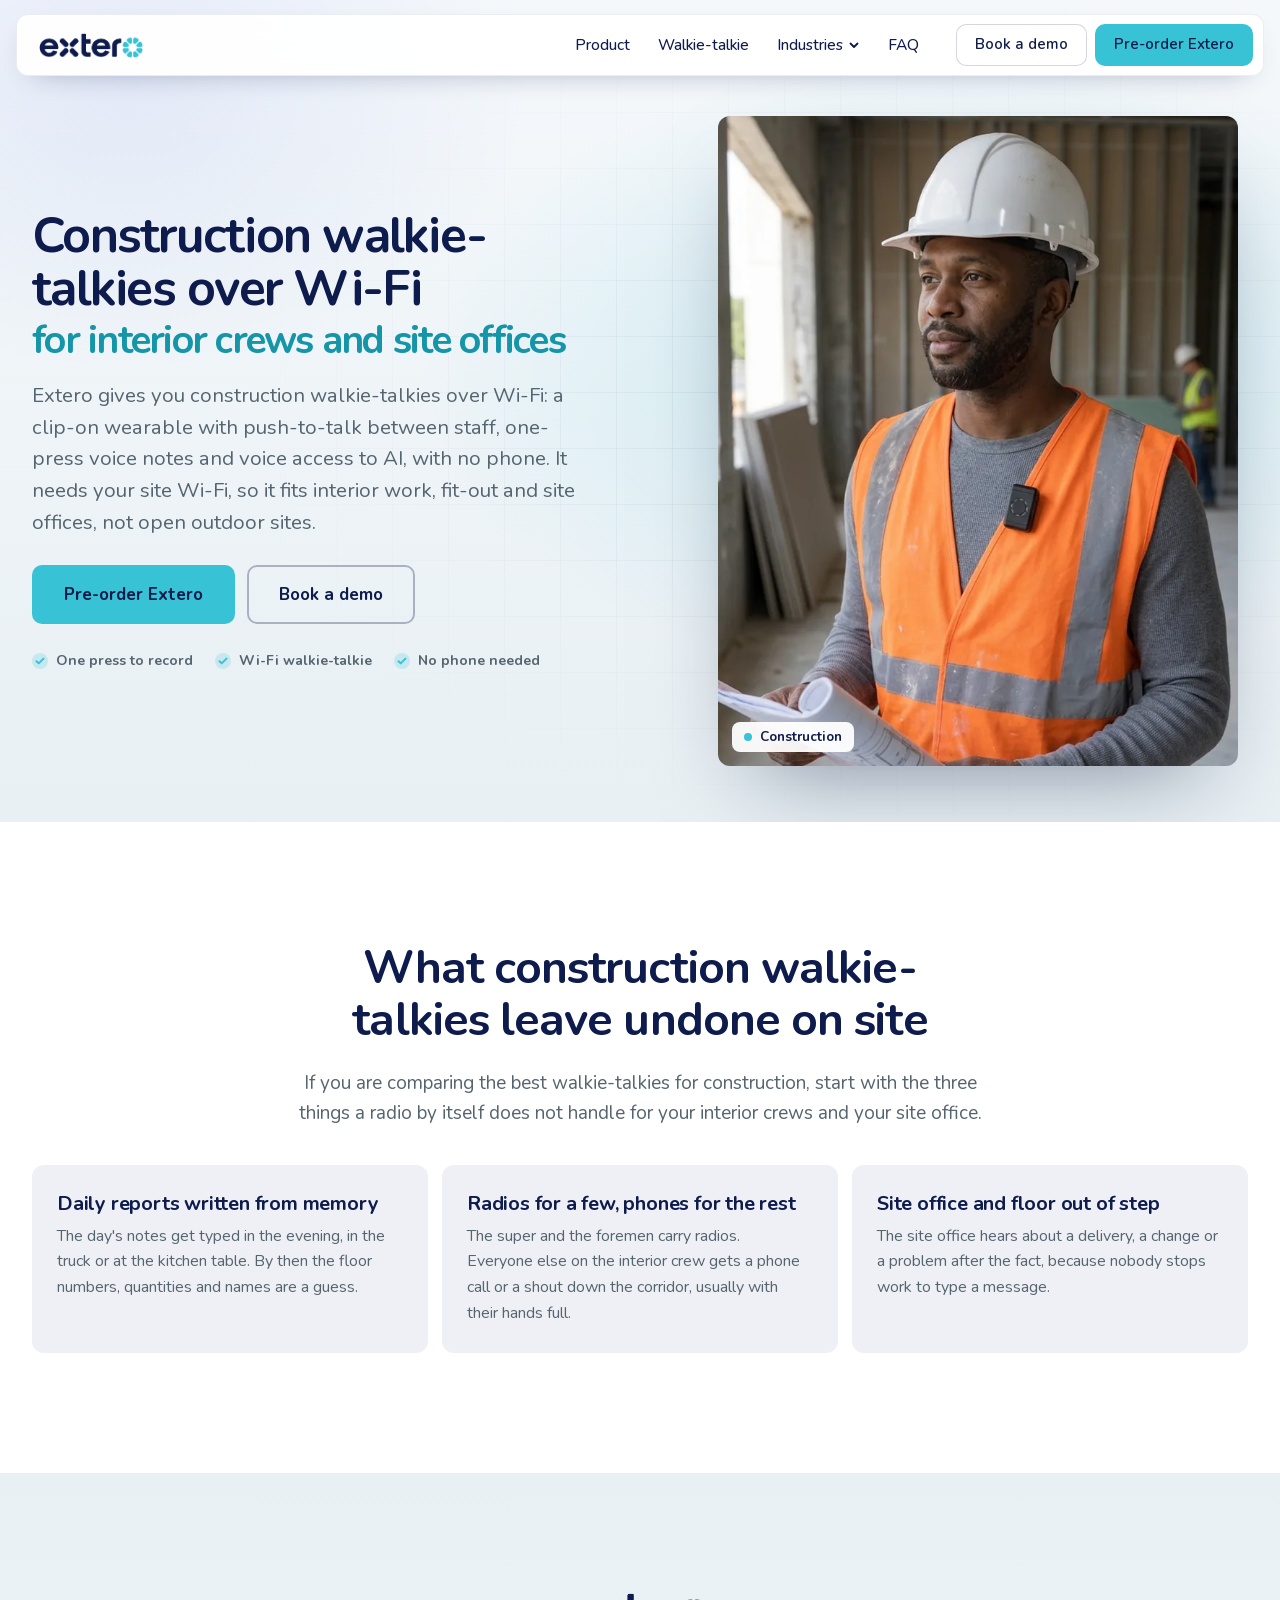
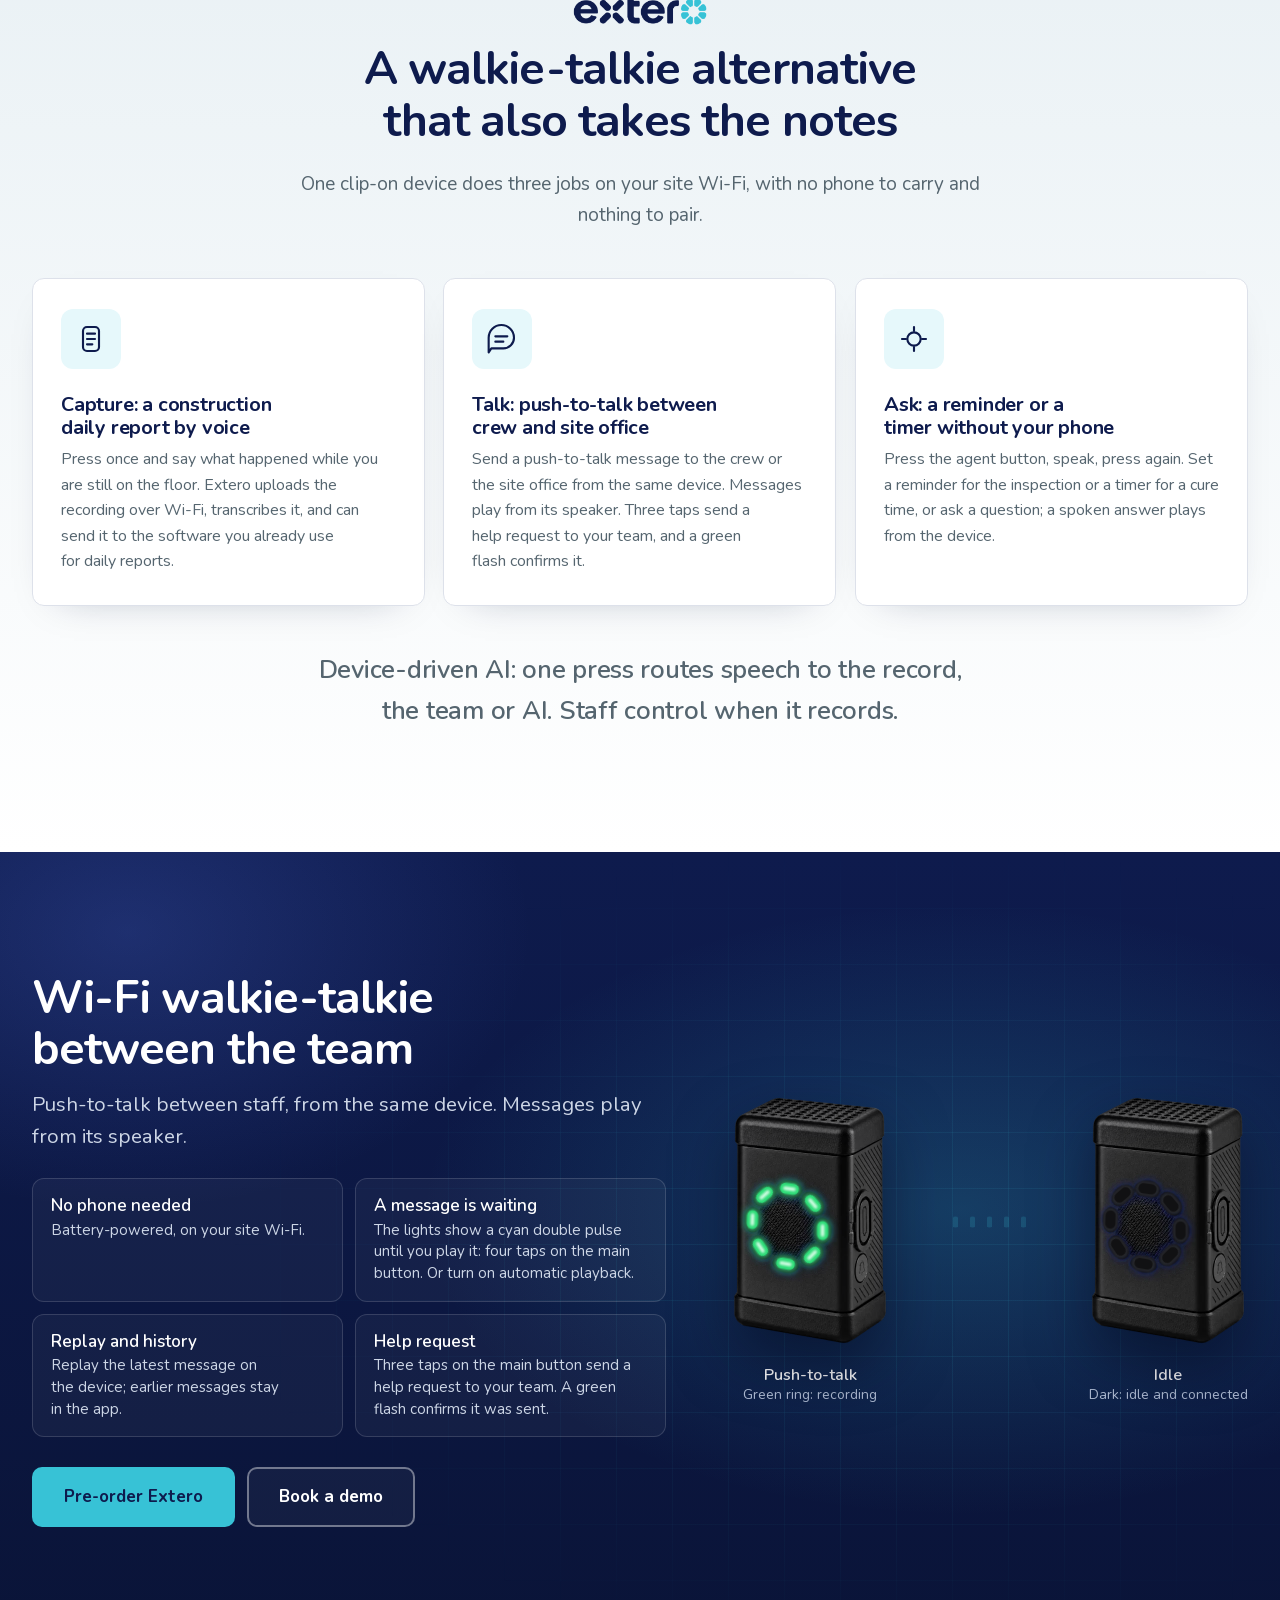
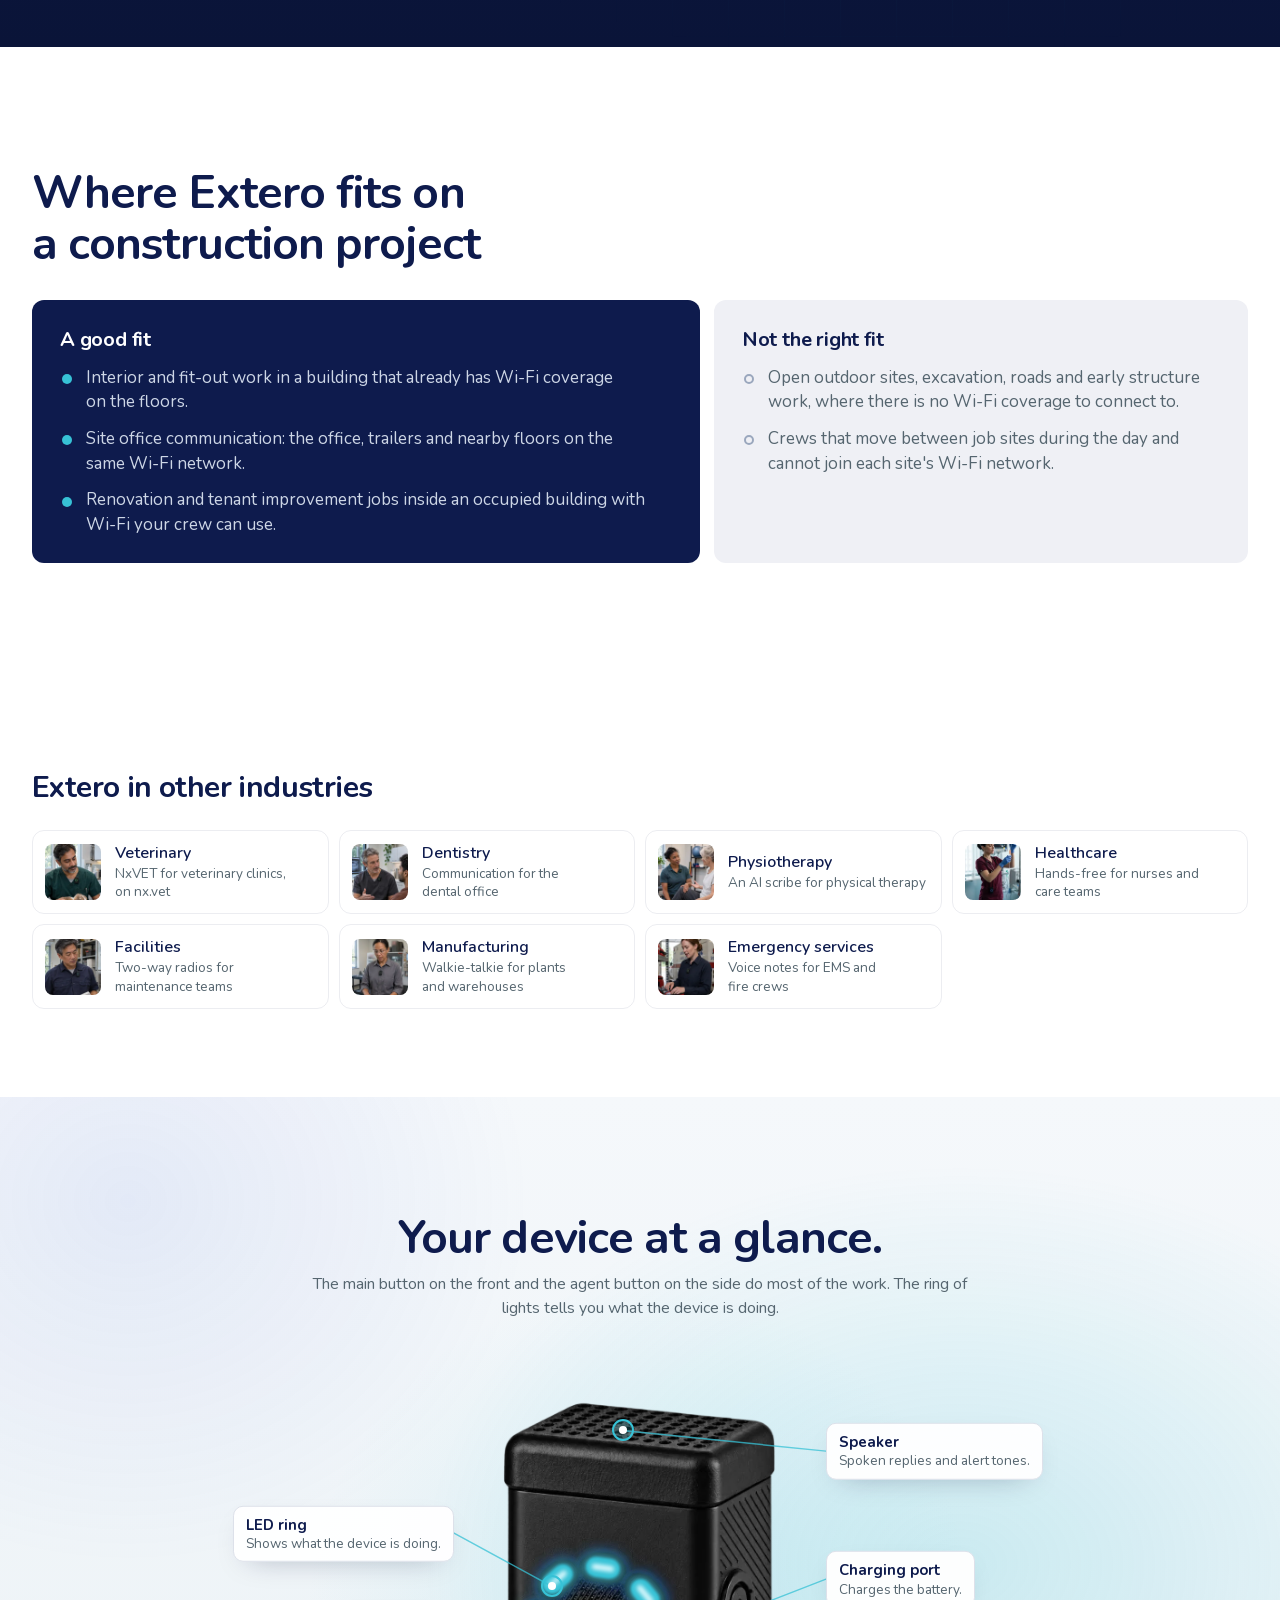
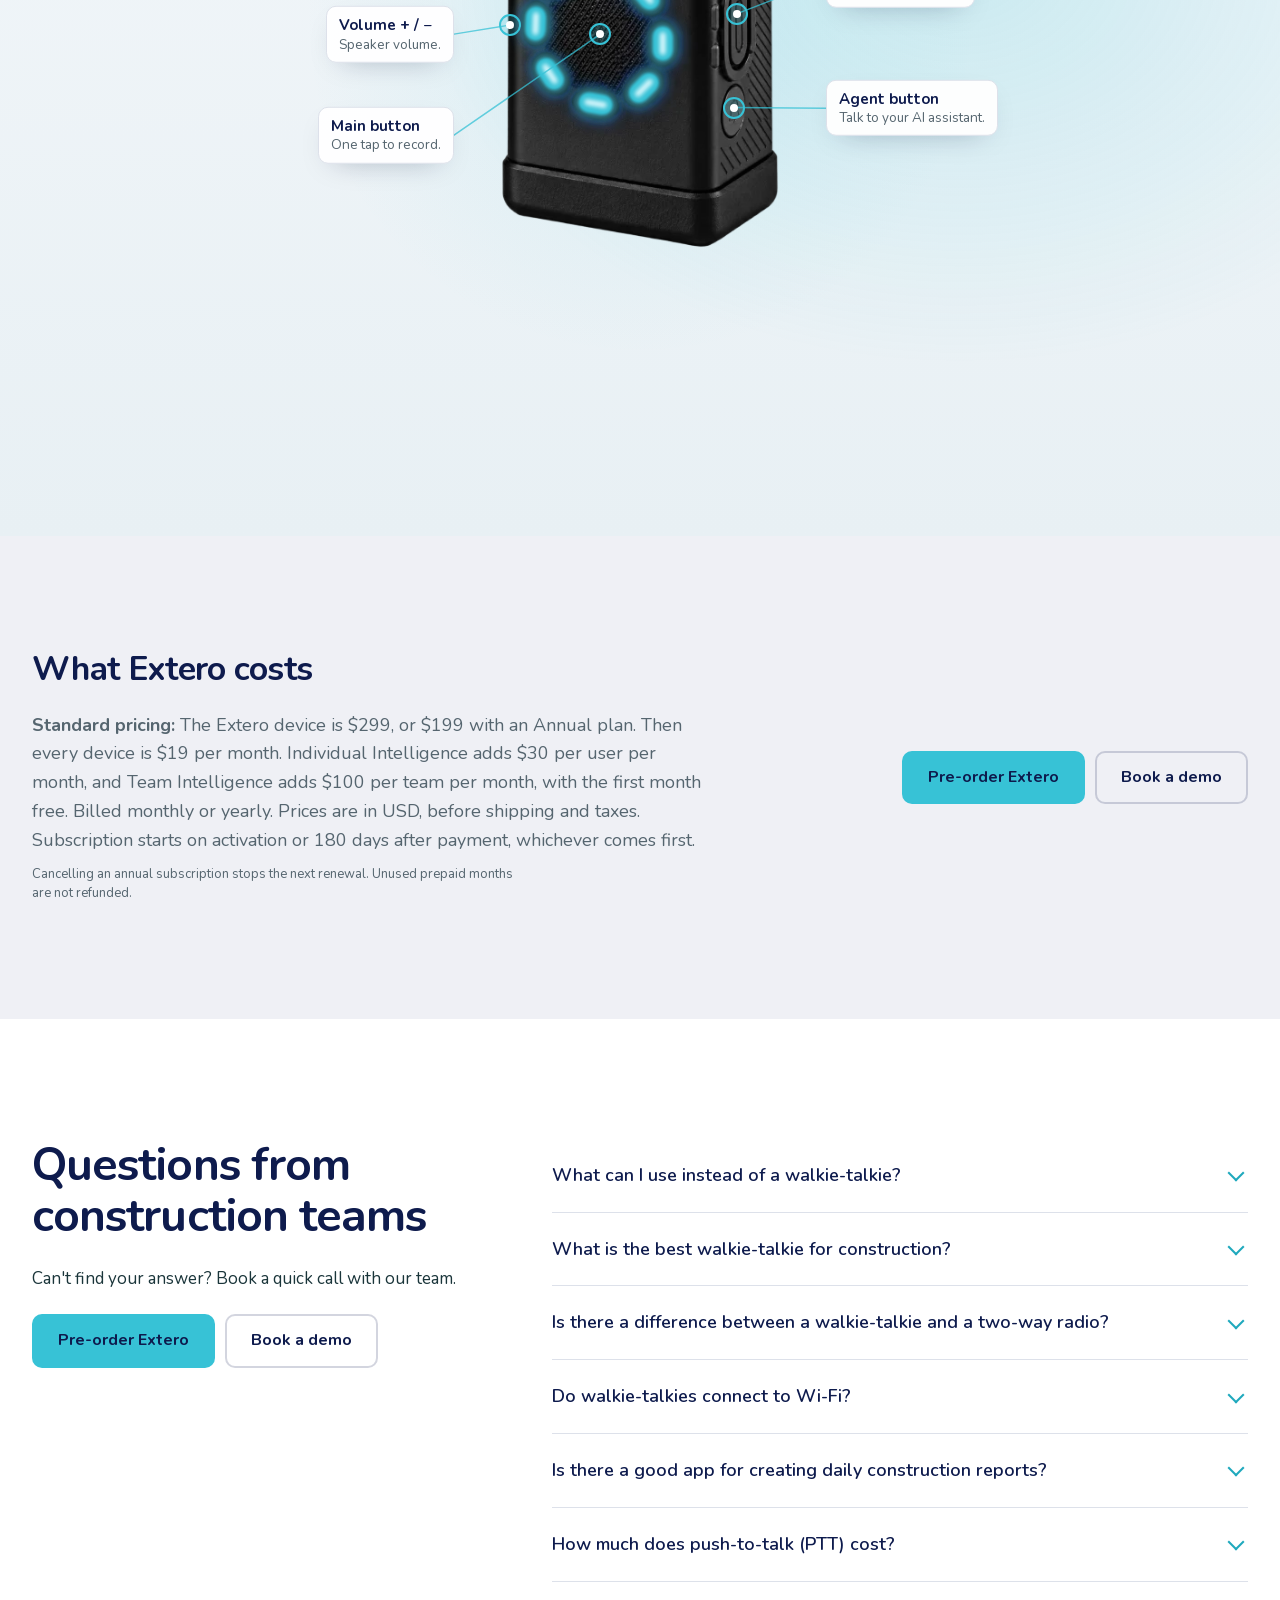
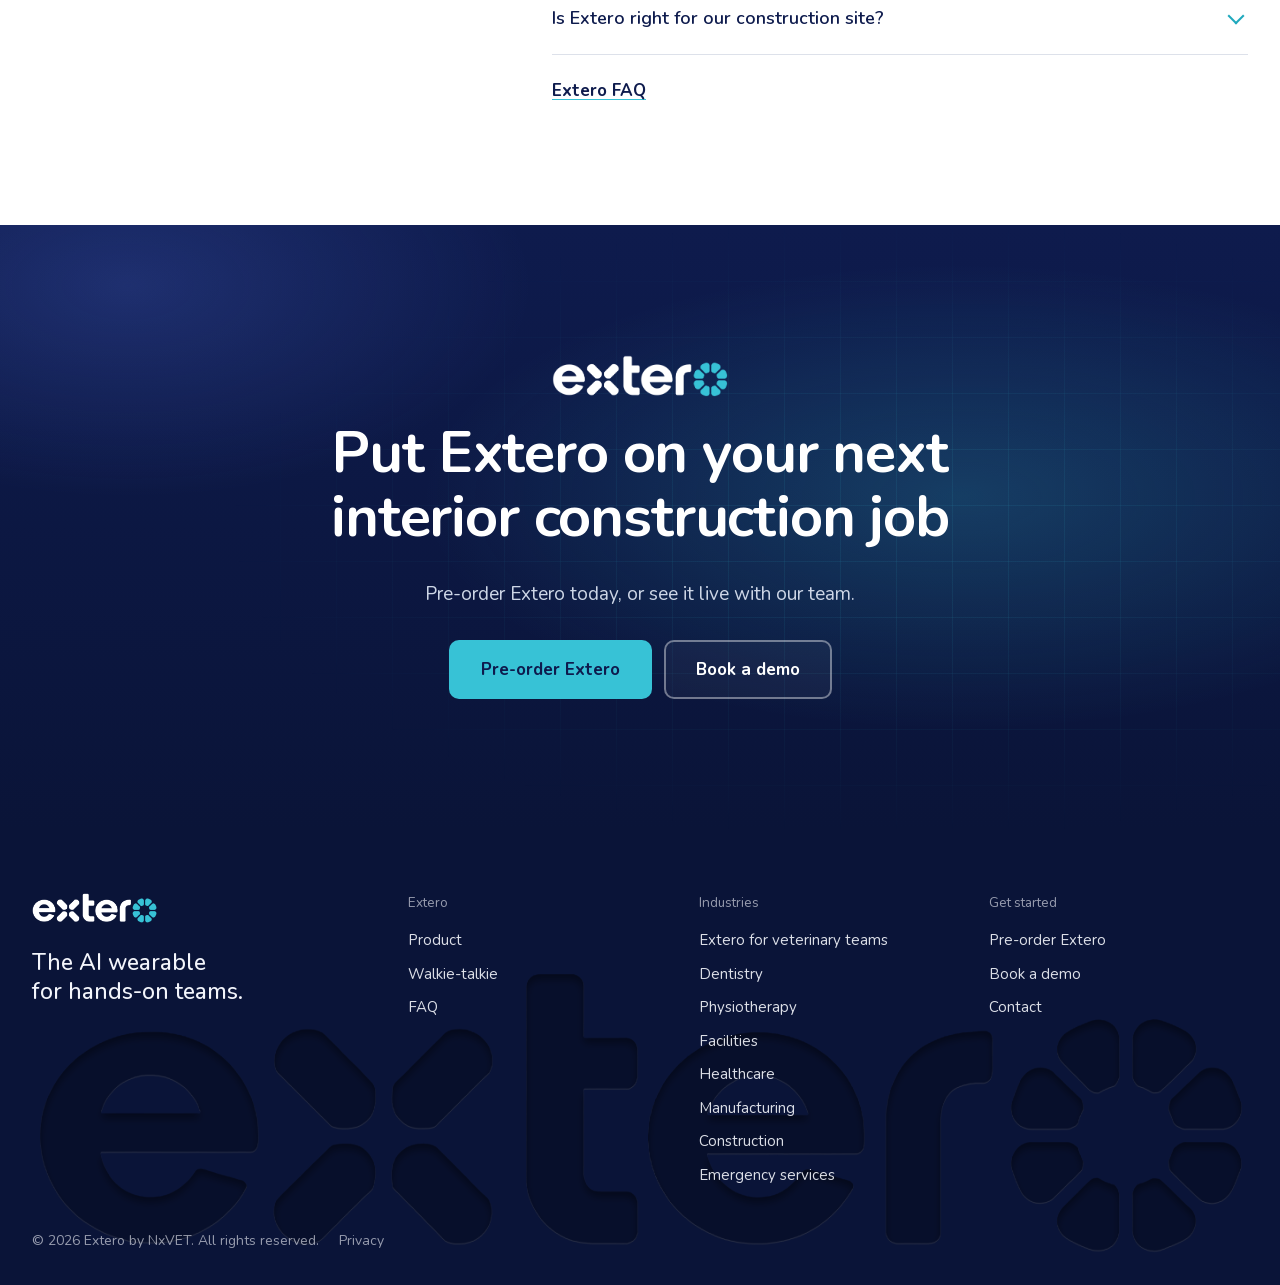
<file: construction/index.html>
<!doctype html>
<html lang="en">
<head>
<meta charset="utf-8">
<meta name="viewport" content="width=device-width, initial-scale=1">
<meta name="robots" content="noindex, nofollow">
<title>Construction walkie-talkies over Wi-Fi | Extero</title>
<meta name="description" content="Construction walkie-talkies over Wi-Fi: a clip-on wearable for interior crews and site offices. Push-to-talk, voice notes and AI, with no phone.">
<link rel="canonical" href="https://extero.ai/construction/">
<meta name="theme-color" content="#0e1b4d">
<meta property="og:type" content="website">
<meta property="og:site_name" content="Extero">
<meta property="og:title" content="Construction walkie-talkies over Wi-Fi | Extero">
<meta property="og:description" content="Construction walkie-talkies over Wi-Fi: a clip-on wearable for interior crews and site offices. Push-to-talk, voice notes and AI, with no phone.">
<meta property="og:url" content="https://extero.ai/construction/">
<meta property="og:image" content="https://extero.ai/assets/img/og-extero.jpg">
<meta property="og:image:width" content="1200">
<meta property="og:image:height" content="630">
<meta property="og:image:alt" content="Extero worn by a dentist, a maintenance technician, a physiotherapist and a machinist">
<meta name="twitter:card" content="summary_large_image">
<meta name="twitter:title" content="Construction walkie-talkies over Wi-Fi | Extero">
<meta name="twitter:description" content="Construction walkie-talkies over Wi-Fi: a clip-on wearable for interior crews and site offices. Push-to-talk, voice notes and AI, with no phone.">
<meta name="twitter:image" content="https://extero.ai/assets/img/og-extero.jpg">
<link rel="icon" href="/favicon.ico" sizes="48x48">
<link rel="icon" type="image/svg+xml" href="/assets/img/favicon.svg">
<link rel="apple-touch-icon" href="/assets/img/apple-touch-icon.png">
<link rel="manifest" href="/site.webmanifest">
<link rel="preload" as="image" href="/assets/video/hero-construction-poster.webp" media="(min-width: 761px)" fetchpriority="high">
<link rel="preload" as="image" href="/assets/video/hero-construction-poster-480.webp" media="(max-width: 760px)" fetchpriority="high">
<link rel="preload" href="/assets/fonts/nunito-latin.woff2" as="font" type="font/woff2" crossorigin>
<link rel="stylesheet" href="/assets/bundles/site-e1bb4ed191b1.css">







</head>
<!-- Generated by build.mjs from index.html (industry page: Construction). Do not edit: change index.html or build.mjs and run it again. -->
<body data-demo-url="https://calendar.app.google/ThBtd39a37VWiKsW6">

<header class="hd" id="hd">
  <a class="hd-skip" href="#main">Skip to content</a>
  <div class="hd-bar">
    <a class="hd-logo" href="/" aria-label="Extero, home"><span class="xmark" aria-hidden="true"></span></a>
    <nav class="hd-nav" aria-label="Main">
      <a href="/products/extero/">Product</a>
      <a href="/walkie-talkie/">Walkie-talkie</a>
      <div class="hd-dd">
        <button type="button" aria-expanded="false" aria-controls="hd-dd-ind">Industries<svg viewBox="0 0 12 12" aria-hidden="true"><path d="M2.5 4.5l3.5 3.5 3.5-3.5"/></svg></button>
        <div class="hd-dd-panel" id="hd-dd-ind">
          <div class="hd-dd-col">
            <p class="hd-dd-t">Clinics</p>
            <a class="hd-ind" href="https://nx.vet/" rel="noopener" data-nav-ind="veterinary" style="--i:0"><span class="hd-ind-img"><img src="/assets/img/nav-veterinary.webp" alt="" width="240" height="240" loading="lazy" decoding="async"></span><span class="hd-ind-txt"><strong>Veterinary<svg class="hd-ind-ext" viewBox="0 0 12 12" aria-hidden="true"><path d="M4 2.5h5.5V8M9.5 2.5L3 9"/></svg></strong><small>NxVET for veterinary clinics, on nx.vet</small></span></a>
            <a class="hd-ind" href="/dentistry/" data-nav-ind="dentistry" style="--i:1"><span class="hd-ind-img"><img src="/assets/img/nav-dentistry.webp" alt="" width="240" height="240" loading="lazy" decoding="async"></span><span class="hd-ind-txt"><strong>Dentistry</strong><small>Communication for the dental office</small></span></a>
            <a class="hd-ind" href="/physiotherapy/" data-nav-ind="physiotherapy" style="--i:2"><span class="hd-ind-img"><img src="/assets/img/nav-physiotherapy.webp" alt="" width="240" height="240" loading="lazy" decoding="async"></span><span class="hd-ind-txt"><strong>Physiotherapy</strong><small>An AI scribe for physical therapy</small></span></a>
            <a class="hd-ind" href="/healthcare/" data-nav-ind="healthcare" style="--i:3"><span class="hd-ind-img"><img src="/assets/img/nav-healthcare.webp" alt="" width="240" height="240" loading="lazy" decoding="async"></span><span class="hd-ind-txt"><strong>Healthcare</strong><small>Hands-free for nurses and care teams</small></span></a>
          </div>
          <div class="hd-dd-col">
            <p class="hd-dd-t">Field and floor teams</p>
            <a class="hd-ind" href="/facilities-maintenance/" data-nav-ind="facilities-maintenance" style="--i:4"><span class="hd-ind-img"><img src="/assets/img/nav-facilities-maintenance.webp" alt="" width="240" height="240" loading="lazy" decoding="async"></span><span class="hd-ind-txt"><strong>Facilities</strong><small>Two-way radios for maintenance teams</small></span></a>
            <a class="hd-ind" href="/manufacturing/" data-nav-ind="manufacturing" style="--i:5"><span class="hd-ind-img"><img src="/assets/img/nav-manufacturing.webp" alt="" width="240" height="240" loading="lazy" decoding="async"></span><span class="hd-ind-txt"><strong>Manufacturing</strong><small>Walkie-talkie for plants and warehouses</small></span></a>
            <a class="hd-ind" href="/construction/" data-nav-ind="construction" aria-current="page" style="--i:6"><span class="hd-ind-img"><img src="/assets/img/nav-construction.webp" alt="" width="240" height="240" loading="lazy" decoding="async"></span><span class="hd-ind-txt"><strong>Construction</strong><small>Wi-Fi walkie-talkies for site offices</small></span></a>
            <a class="hd-ind" href="/emergency-services/" data-nav-ind="emergency-services" style="--i:7"><span class="hd-ind-img"><img src="/assets/img/nav-emergency-services.webp" alt="" width="240" height="240" loading="lazy" decoding="async"></span><span class="hd-ind-txt"><strong>Emergency services</strong><small>Voice notes for EMS and fire crews</small></span></a>
          </div>
          <p class="hd-dd-foot">Not sure Extero fits your team? <a href="https://calendar.app.google/ThBtd39a37VWiKsW6" data-demo>Book a demo<svg viewBox="0 0 12 12" aria-hidden="true"><path d="M2.5 6h7M6.5 3l3 3-3 3"/></svg></a></p>
        </div>
      </div>
      <a href="/faq/">FAQ</a>
    </nav>
    <details class="hd-menu">
      <summary aria-label="Menu"><span aria-hidden="true"></span></summary>
      <nav aria-label="Menu">
        <a href="/products/extero/">Product</a>
        <a href="/walkie-talkie/">Walkie-talkie</a>
        <a href="/faq/">FAQ</a>
        <details class="hd-industry-list"><summary>Industries</summary><div class="hd-industry-links">
        <a class="hd-menu-ind" href="https://nx.vet/" rel="noopener" data-nav-ind="veterinary"><img src="/assets/img/nav-veterinary.webp" alt="" width="240" height="240" loading="lazy" decoding="async"><span>Veterinary<small>nx.vet</small></span></a>
        <a class="hd-menu-ind" href="/dentistry/" data-nav-ind="dentistry"><img src="/assets/img/nav-dentistry.webp" alt="" width="240" height="240" loading="lazy" decoding="async"><span>Dentistry</span></a>
        <a class="hd-menu-ind" href="/physiotherapy/" data-nav-ind="physiotherapy"><img src="/assets/img/nav-physiotherapy.webp" alt="" width="240" height="240" loading="lazy" decoding="async"><span>Physiotherapy</span></a>
        <a class="hd-menu-ind" href="/facilities-maintenance/" data-nav-ind="facilities-maintenance"><img src="/assets/img/nav-facilities-maintenance.webp" alt="" width="240" height="240" loading="lazy" decoding="async"><span>Facilities</span></a>
        <a class="hd-menu-ind" href="/healthcare/" data-nav-ind="healthcare"><img src="/assets/img/nav-healthcare.webp" alt="" width="240" height="240" loading="lazy" decoding="async"><span>Healthcare</span></a>
        <a class="hd-menu-ind" href="/manufacturing/" data-nav-ind="manufacturing"><img src="/assets/img/nav-manufacturing.webp" alt="" width="240" height="240" loading="lazy" decoding="async"><span>Manufacturing</span></a>
        <a class="hd-menu-ind" href="/construction/" data-nav-ind="construction" aria-current="page"><img src="/assets/img/nav-construction.webp" alt="" width="240" height="240" loading="lazy" decoding="async"><span>Construction</span></a>
        <a class="hd-menu-ind" href="/emergency-services/" data-nav-ind="emergency-services"><img src="/assets/img/nav-emergency-services.webp" alt="" width="240" height="240" loading="lazy" decoding="async"><span>Emergency services</span></a>
        </div></details>
        <a class="hd-menu-cta" href="https://calendar.app.google/ThBtd39a37VWiKsW6" data-demo>Book a demo</a>
      </nav>
    </details>
    <div class="hd-ctas">
      <a class="hd-btn hd-btn-ghost" href="https://calendar.app.google/ThBtd39a37VWiKsW6" data-demo>Book a demo</a>
      <a class="hd-btn hd-btn-primary" href="/products/extero/">Pre-order<span class="hd-more">Extero</span></a>
    </div>
  </div>
</header>

<main id="main" tabindex="-1">
<div class="nxh-root nxx nxx-light nxx-pre xo" style="--nxx-device:url('/assets/theme/nx-extero-device-480.webp');--nxx-led-mask:url('/assets/theme/nx-extero-led-mask.png')">

<!-- ATTENTION: the product, worn in several industries -->
<section class="nxx-hero nxh-hero" id="top" aria-label="Construction walkie-talkies over Wi-Fi for interior crews and site offices">
  <div class="nxx-bg" aria-hidden="true"></div>
  <div class="nxh-wrap nxx-hero-grid">
    <div class="nxx-hero-inner">
      <h1 class="xo-ind-h1">Construction walkie-talkies over Wi-Fi<br><span>for interior crews and site offices</span></h1>
      <p class="nxh-lead">Extero gives you construction walkie-talkies over Wi-Fi: a clip-on wearable with push-to-talk between staff, one-press voice notes and voice access to AI, with no phone. It needs your site Wi-Fi, so it fits interior work, fit-out and site offices, not open outdoor sites.</p>
      <div class="nxh-hero-actions">
        <a class="nxh-btn nxh-btn-primary nxh-btn-lg" href="/products/extero/">Pre-order Extero</a>
        <a class="nxh-btn nxh-btn-outline-light nxh-btn-lg" href="https://calendar.app.google/ThBtd39a37VWiKsW6" data-demo>Book a demo</a>
      </div>
      <ul class="nxh-hero-trust">
        <li><span>One press to record</span></li>
        <li><span>Wi-Fi walkie-talkie</span></li>
        <li><span>No phone needed</span></li>
      </ul>
    </div>
    <div class="nxx-hero-media">
      <figure class="xo-reel">
        <img src="/assets/video/hero-construction-poster.webp" srcset="/assets/video/hero-construction-poster-480.webp 480w, /assets/video/hero-construction-poster.webp 720w" sizes="(max-width: 760px) 92vw, 520px" width="720" height="900" fetchpriority="high" decoding="async" alt="A site supervisor in a hard hat holds a drawing, Extero clipped to his safety vest">
        <figcaption class="xo-reel-tag" aria-hidden="true"><i></i><span data-labels="Construction">Construction</span></figcaption>
      </figure>
    </div>
  </div>
</section>

<!-- INDUSTRY: the problem, in the buyer's words (_content/industries/construction.json) -->
<section class="nxh-section xo-probs" id="why" style="background:#fff">
  <div class="nxh-wrap">
    <div class="nxh-section-head nxh-center nxh-reveal">
      <h2>What construction walkie-talkies leave undone on site</h2>
      <p>If you are comparing the best walkie-talkies for construction, start with the three things a radio by itself does not handle for your interior crews and your site office.</p>
    </div>
    <div class="nxh-benefit-grid xo-probs-grid">
      <article class="nxh-benefit nxh-reveal"><h3>Daily reports written from memory</h3><p>The day's notes get typed in the evening, in the truck or at the kitchen table. By then the floor numbers, quantities and names are a guess.</p></article>
      <article class="nxh-benefit nxh-reveal"><h3>Radios for a few, phones for the rest</h3><p>The super and the foremen carry radios. Everyone else on the interior crew gets a phone call or a shout down the corridor, usually with their hands full.</p></article>
      <article class="nxh-benefit nxh-reveal"><h3>Site office and floor out of step</h3><p>The site office hears about a delivery, a change or a problem after the fact, because nobody stops work to type a message.</p></article>
    </div>
  </div>
</section>

<!-- INTEREST: what it does -->
<section class="nxx-jobs nxx-dark" id="how-it-works">
  <div class="nxh-wrap">
    <div class="nxh-section-head nxh-reveal">
      <span class="nx-xmark nx-xmark-head" aria-hidden="true"></span>
      <h2>A walkie-talkie alternative that also takes the notes</h2>
      <p>One clip-on device does three jobs on your site Wi-Fi, with no phone to carry and nothing to pair.</p>
    </div>
    <div class="nxx-jobs-grid">
      <article class="nxx-job nxh-reveal"><span class="xo-job-symbol" aria-hidden="true"><svg viewBox="0 0 24 24"><rect x="6" y="3" width="12" height="18" rx="3"/><path d="M9 8h6M9 12h6M9 16h4"/></svg></span><h3>Capture: a construction daily report by voice</h3><p>Press once and say what happened while you are still on the floor. Extero uploads the recording over Wi-Fi, transcribes it, and can send it to the software you already use for daily reports.</p></article>
      <article class="nxx-job nxh-reveal"><span class="xo-job-symbol" aria-hidden="true"><svg viewBox="0 0 24 24"><path d="M21 11a8 8 0 01-8 8H4l-2 3V11a9 9 0 0119 0z"/><path d="M7 10h9M7 14h6"/></svg></span><h3>Talk: push-to-talk between crew and site office</h3><p>Send a push-to-talk message to the crew or the site office from the same device. Messages play from its speaker. Three taps send a help request to your team, and a green flash confirms it.</p></article>
      <article class="nxx-job nxh-reveal"><span class="xo-job-symbol" aria-hidden="true"><svg viewBox="0 0 24 24"><path d="M12 3v3M12 18v3M3 12h3M18 12h3"/><circle cx="12" cy="12" r="5"/></svg></span><h3>Ask: a reminder or a timer without your phone</h3><p>Press the agent button, speak, press again. Set a reminder for the inspection or a timer for a cure time, or ask a question; a spoken answer plays from the device.</p></article>
    </div>
    <p class="nxx-scribe-lead nxh-reveal">Device-driven AI: one press routes speech to the record, the team or AI. Staff control when it records.</p>
  </div>
</section>

<!-- INTEREST: the walkie-talkie, on a navy band so it stands out -->
<section class="xo-talk" id="walkie-talkie" aria-labelledby="xo-talk-title">
  <div class="nxh-hero-bg" aria-hidden="true"></div>
  <div class="nxh-wrap xo-talk-grid">
    <div class="xo-talk-copy">
      <h2 id="xo-talk-title" class="nxh-reveal">Wi-Fi walkie-talkie between the team</h2>
      <p class="nxh-lead nxh-reveal">Push-to-talk between staff, from the same device. Messages play from its speaker.</p>
      <ul class="xo-talk-list">
        <li class="nxh-reveal"><strong>No phone needed</strong>Battery-powered, on your site Wi-Fi.</li>
        <li class="nxh-reveal"><strong>A message is waiting</strong>The lights show a cyan double pulse until you play it: four taps on the main button. Or turn on automatic playback.</li>
        <li class="nxh-reveal"><strong>Replay and history</strong>Replay the latest message on the device; earlier messages stay in the app.</li>
        <li class="nxh-reveal"><strong>Help request</strong>Three taps on the main button send a help request to your team. A green flash confirms it was sent.</li>
</ul>
      <div class="nxh-hero-actions nxh-reveal">
        <a class="nxh-btn nxh-btn-primary nxh-btn-lg" href="/products/extero/">Pre-order Extero</a>
        <a class="nxh-btn nxh-btn-outline-light nxh-btn-lg" href="https://calendar.app.google/ThBtd39a37VWiKsW6" data-demo>Book a demo</a>
      </div>
    </div>
    <div class="xo-talk-stage nxh-reveal" data-phase="send" aria-hidden="true">
      <div class="xo-talk-unit"><div class="nxx-device xo-talk-dev" data-led="green"><img class="nxx-device-img" src="/assets/theme/nx-extero-device-480.webp" srcset="/assets/theme/nx-extero-device-320.webp 320w, /assets/theme/nx-extero-device-480.webp 480w" sizes="180px" width="760" height="1201" loading="lazy" decoding="async" alt="An Extero with its ring of lights green: recording"><span class="nxx-led-base" aria-hidden="true"></span><svg class="nxx-leds" viewBox="0 0 760 1201" aria-hidden="true" focusable="false"><g class="nxx-unlit"><g transform="translate(282.6 450.3) rotate(8)"><rect class="s" x="-62" y="-42" width="124" height="84" rx="42"/><rect class="o" x="-45" y="-26" width="90" height="52" rx="26"/></g><g transform="translate(393.6 520.0) rotate(50)"><rect class="s" x="-62" y="-42" width="124" height="84" rx="42"/><rect class="o" x="-45" y="-26" width="90" height="52" rx="26"/></g><g transform="translate(439.7 648.7) rotate(-90)"><rect class="s" x="-62" y="-42" width="124" height="84" rx="42"/><rect class="o" x="-45" y="-26" width="90" height="52" rx="26"/></g><g transform="translate(390.1 765.0) rotate(-45)"><rect class="s" x="-62" y="-42" width="124" height="84" rx="42"/><rect class="o" x="-45" y="-26" width="90" height="52" rx="26"/></g><g transform="translate(263.8 806.2) rotate(10)"><rect class="s" x="-62" y="-42" width="124" height="84" rx="42"/><rect class="o" x="-45" y="-26" width="90" height="52" rx="26"/></g><g transform="translate(144.2 728.1) rotate(56)"><rect class="s" x="-62" y="-42" width="124" height="84" rx="42"/><rect class="o" x="-45" y="-26" width="90" height="52" rx="26"/></g><g transform="translate(106.7 596.4) rotate(-88)"><rect class="s" x="-62" y="-42" width="124" height="84" rx="42"/><rect class="o" x="-45" y="-26" width="90" height="52" rx="26"/></g><g transform="translate(164.1 479.3) rotate(-41)"><rect class="s" x="-62" y="-42" width="124" height="84" rx="42"/><rect class="o" x="-45" y="-26" width="90" height="52" rx="26"/></g></g><g class="nxx-pill" style="--i:0" transform="translate(282.6 450.3) rotate(8)"><rect class="h" x="-58" y="-38" width="116" height="76" rx="38"/><rect class="b" x="-45" y="-26" width="90" height="52" rx="26"/><rect class="k" x="-30" y="-8" width="60" height="16" rx="8"/></g><g class="nxx-pill" style="--i:1" transform="translate(393.6 520.0) rotate(50)"><rect class="h" x="-58" y="-38" width="116" height="76" rx="38"/><rect class="b" x="-45" y="-26" width="90" height="52" rx="26"/><rect class="k" x="-30" y="-8" width="60" height="16" rx="8"/></g><g class="nxx-pill" style="--i:2" transform="translate(439.7 648.7) rotate(-90)"><rect class="h" x="-58" y="-38" width="116" height="76" rx="38"/><rect class="b" x="-45" y="-26" width="90" height="52" rx="26"/><rect class="k" x="-30" y="-8" width="60" height="16" rx="8"/></g><g class="nxx-pill" style="--i:3" transform="translate(390.1 765.0) rotate(-45)"><rect class="h" x="-58" y="-38" width="116" height="76" rx="38"/><rect class="b" x="-45" y="-26" width="90" height="52" rx="26"/><rect class="k" x="-30" y="-8" width="60" height="16" rx="8"/></g><g class="nxx-pill" style="--i:4" transform="translate(263.8 806.2) rotate(10)"><rect class="h" x="-58" y="-38" width="116" height="76" rx="38"/><rect class="b" x="-45" y="-26" width="90" height="52" rx="26"/><rect class="k" x="-30" y="-8" width="60" height="16" rx="8"/></g><g class="nxx-pill" style="--i:5" transform="translate(144.2 728.1) rotate(56)"><rect class="h" x="-58" y="-38" width="116" height="76" rx="38"/><rect class="b" x="-45" y="-26" width="90" height="52" rx="26"/><rect class="k" x="-30" y="-8" width="60" height="16" rx="8"/></g><g class="nxx-pill" style="--i:6" transform="translate(106.7 596.4) rotate(-88)"><rect class="h" x="-58" y="-38" width="116" height="76" rx="38"/><rect class="b" x="-45" y="-26" width="90" height="52" rx="26"/><rect class="k" x="-30" y="-8" width="60" height="16" rx="8"/></g><g class="nxx-pill" style="--i:7" transform="translate(164.1 479.3) rotate(-41)"><rect class="h" x="-58" y="-38" width="116" height="76" rx="38"/><rect class="b" x="-45" y="-26" width="90" height="52" rx="26"/><rect class="k" x="-30" y="-8" width="60" height="16" rx="8"/></g></svg></div><p><b>Green ring</b>Recording</p></div>
      <div class="xo-talk-waves"><i></i><i></i><i></i><i></i><i></i></div>
      <div class="xo-talk-unit"><div class="nxx-device xo-talk-dev" data-led="off"><img class="nxx-device-img" src="/assets/theme/nx-extero-device-480.webp" srcset="/assets/theme/nx-extero-device-320.webp 320w, /assets/theme/nx-extero-device-480.webp 480w" sizes="180px" width="760" height="1201" loading="lazy" decoding="async" alt="A second Extero with its ring of lights cyan: a message is playing"><span class="nxx-led-base" aria-hidden="true"></span><svg class="nxx-leds" viewBox="0 0 760 1201" aria-hidden="true" focusable="false"><g class="nxx-unlit"><g transform="translate(282.6 450.3) rotate(8)"><rect class="s" x="-62" y="-42" width="124" height="84" rx="42"/><rect class="o" x="-45" y="-26" width="90" height="52" rx="26"/></g><g transform="translate(393.6 520.0) rotate(50)"><rect class="s" x="-62" y="-42" width="124" height="84" rx="42"/><rect class="o" x="-45" y="-26" width="90" height="52" rx="26"/></g><g transform="translate(439.7 648.7) rotate(-90)"><rect class="s" x="-62" y="-42" width="124" height="84" rx="42"/><rect class="o" x="-45" y="-26" width="90" height="52" rx="26"/></g><g transform="translate(390.1 765.0) rotate(-45)"><rect class="s" x="-62" y="-42" width="124" height="84" rx="42"/><rect class="o" x="-45" y="-26" width="90" height="52" rx="26"/></g><g transform="translate(263.8 806.2) rotate(10)"><rect class="s" x="-62" y="-42" width="124" height="84" rx="42"/><rect class="o" x="-45" y="-26" width="90" height="52" rx="26"/></g><g transform="translate(144.2 728.1) rotate(56)"><rect class="s" x="-62" y="-42" width="124" height="84" rx="42"/><rect class="o" x="-45" y="-26" width="90" height="52" rx="26"/></g><g transform="translate(106.7 596.4) rotate(-88)"><rect class="s" x="-62" y="-42" width="124" height="84" rx="42"/><rect class="o" x="-45" y="-26" width="90" height="52" rx="26"/></g><g transform="translate(164.1 479.3) rotate(-41)"><rect class="s" x="-62" y="-42" width="124" height="84" rx="42"/><rect class="o" x="-45" y="-26" width="90" height="52" rx="26"/></g></g><g class="nxx-pill" style="--i:0" transform="translate(282.6 450.3) rotate(8)"><rect class="h" x="-58" y="-38" width="116" height="76" rx="38"/><rect class="b" x="-45" y="-26" width="90" height="52" rx="26"/><rect class="k" x="-30" y="-8" width="60" height="16" rx="8"/></g><g class="nxx-pill" style="--i:1" transform="translate(393.6 520.0) rotate(50)"><rect class="h" x="-58" y="-38" width="116" height="76" rx="38"/><rect class="b" x="-45" y="-26" width="90" height="52" rx="26"/><rect class="k" x="-30" y="-8" width="60" height="16" rx="8"/></g><g class="nxx-pill" style="--i:2" transform="translate(439.7 648.7) rotate(-90)"><rect class="h" x="-58" y="-38" width="116" height="76" rx="38"/><rect class="b" x="-45" y="-26" width="90" height="52" rx="26"/><rect class="k" x="-30" y="-8" width="60" height="16" rx="8"/></g><g class="nxx-pill" style="--i:3" transform="translate(390.1 765.0) rotate(-45)"><rect class="h" x="-58" y="-38" width="116" height="76" rx="38"/><rect class="b" x="-45" y="-26" width="90" height="52" rx="26"/><rect class="k" x="-30" y="-8" width="60" height="16" rx="8"/></g><g class="nxx-pill" style="--i:4" transform="translate(263.8 806.2) rotate(10)"><rect class="h" x="-58" y="-38" width="116" height="76" rx="38"/><rect class="b" x="-45" y="-26" width="90" height="52" rx="26"/><rect class="k" x="-30" y="-8" width="60" height="16" rx="8"/></g><g class="nxx-pill" style="--i:5" transform="translate(144.2 728.1) rotate(56)"><rect class="h" x="-58" y="-38" width="116" height="76" rx="38"/><rect class="b" x="-45" y="-26" width="90" height="52" rx="26"/><rect class="k" x="-30" y="-8" width="60" height="16" rx="8"/></g><g class="nxx-pill" style="--i:6" transform="translate(106.7 596.4) rotate(-88)"><rect class="h" x="-58" y="-38" width="116" height="76" rx="38"/><rect class="b" x="-45" y="-26" width="90" height="52" rx="26"/><rect class="k" x="-30" y="-8" width="60" height="16" rx="8"/></g><g class="nxx-pill" style="--i:7" transform="translate(164.1 479.3) rotate(-41)"><rect class="h" x="-58" y="-38" width="116" height="76" rx="38"/><rect class="b" x="-45" y="-26" width="90" height="52" rx="26"/><rect class="k" x="-30" y="-8" width="60" height="16" rx="8"/></g></svg></div><p><b>Cyan</b>A message is playing</p></div>
    </div>
  </div>
</section>

<!-- INDUSTRY: where it fits, and where it does not -->
<section class="nxh-section xo-fit" id="fit" style="background:#fff">
  <div class="nxh-wrap">
    <div class="nxh-section-head nxh-reveal">
      <h2>Where Extero fits on a construction project</h2>
    </div>
    <div class="xo-fit-grid">
      <div class="xo-fit-col xo-fit-yes nxh-reveal">
        <h3>A good fit</h3>
        <ul>
          <li>Interior and fit-out work in a building that already has Wi-Fi coverage on the floors.</li>
          <li>Site office communication: the office, trailers and nearby floors on the same Wi-Fi network.</li>
          <li>Renovation and tenant improvement jobs inside an occupied building with Wi-Fi your crew can use.</li>
        </ul>
      </div>
      <div class="xo-fit-col xo-fit-no nxh-reveal">
        <h3>Not the right fit</h3>
        <ul>
          <li>Open outdoor sites, excavation, roads and early structure work, where there is no Wi-Fi coverage to connect to.</li>
          <li>Crews that move between job sites during the day and cannot join each site's Wi-Fi network.</li>
        </ul>
      </div>
    </div>
  </div>
</section>

<!-- INTEREST: industries -->
<section class="xo-related" aria-labelledby="xo-related-t">
  <div class="nxh-wrap">
    <h2 id="xo-related-t">Extero in other industries</h2>
    <div class="xo-related-grid">
      <a class="xo-rel" href="https://nx.vet/" rel="noopener"><img src="/assets/img/nav-veterinary.webp" alt="" width="240" height="240" loading="lazy" decoding="async"><span><strong>Veterinary</strong><small>NxVET for veterinary clinics, on nx.vet</small></span></a>
      <a class="xo-rel" href="/dentistry/"><img src="/assets/img/nav-dentistry.webp" alt="" width="240" height="240" loading="lazy" decoding="async"><span><strong>Dentistry</strong><small>Communication for the dental office</small></span></a>
      <a class="xo-rel" href="/physiotherapy/"><img src="/assets/img/nav-physiotherapy.webp" alt="" width="240" height="240" loading="lazy" decoding="async"><span><strong>Physiotherapy</strong><small>An AI scribe for physical therapy</small></span></a>
      <a class="xo-rel" href="/healthcare/"><img src="/assets/img/nav-healthcare.webp" alt="" width="240" height="240" loading="lazy" decoding="async"><span><strong>Healthcare</strong><small>Hands-free for nurses and care teams</small></span></a>
      <a class="xo-rel" href="/facilities-maintenance/"><img src="/assets/img/nav-facilities-maintenance.webp" alt="" width="240" height="240" loading="lazy" decoding="async"><span><strong>Facilities</strong><small>Two-way radios for maintenance teams</small></span></a>
      <a class="xo-rel" href="/manufacturing/"><img src="/assets/img/nav-manufacturing.webp" alt="" width="240" height="240" loading="lazy" decoding="async"><span><strong>Manufacturing</strong><small>Walkie-talkie for plants and warehouses</small></span></a>
      <a class="xo-rel" href="/emergency-services/"><img src="/assets/img/nav-emergency-services.webp" alt="" width="240" height="240" loading="lazy" decoding="async"><span><strong>Emergency services</strong><small>Voice notes for EMS and fire crews</small></span></a>
    </div>
  </div>
</section>

<!-- DESIRE: the device (markup and behaviour from nx.vet) -->
<section class="nxx-glance" id="glance" aria-labelledby="nxx-glance-title">
  <div class="nxh-wrap">
    <div class="nxx-glance-head nxh-reveal">
      <h2 id="nxx-glance-title">Your device at a glance.</h2>
      <p>The main button on the front and the agent button on the side do most of the work. The ring of lights tells you what the device is doing.</p>
    </div>
    <div class="nxx-glance-stage">
      <div class="nxx-fly">
      <div class="nxx-device" data-led="off">
        <img class="nxx-device-img" src="/assets/theme/nx-extero-device-760.webp" srcset="/assets/theme/nx-extero-device-320.webp 320w, /assets/theme/nx-extero-device-480.webp 480w, /assets/theme/nx-extero-device-760.webp 760w" sizes="(max-width: 760px) 50vw, 24vw" width="760" height="1201" loading="lazy" decoding="async" alt="The Extero device: a black clip-on wearable with a ring of eight lights around the main button on the front; the charging port and the round agent button sit on the side">
        <span class="nxx-led-base" aria-hidden="true"></span>
        
        <svg class="nxx-leds" viewBox="0 0 760 1201" aria-hidden="true" focusable="false"><defs><filter id="nxx-led-halo" x="-80%" y="-80%" width="260%" height="260%"><feGaussianBlur stdDeviation="18"/></filter><filter id="nxx-led-soft" x="-30%" y="-40%" width="160%" height="180%"><feGaussianBlur stdDeviation="2.4"/></filter><filter id="nxx-led-core" x="-40%" y="-120%" width="180%" height="340%"><feGaussianBlur stdDeviation="5"/></filter><filter id="nxx-led-shroud" x="-40%" y="-50%" width="180%" height="200%"><feGaussianBlur stdDeviation="9"/></filter></defs><g class="nxx-unlit"><g transform="translate(282.6 450.3) rotate(8)"><rect class="s" x="-62" y="-42" width="124" height="84" rx="42"/><rect class="o" x="-45" y="-26" width="90" height="52" rx="26"/></g><g transform="translate(393.6 520.0) rotate(50)"><rect class="s" x="-62" y="-42" width="124" height="84" rx="42"/><rect class="o" x="-45" y="-26" width="90" height="52" rx="26"/></g><g transform="translate(439.7 648.7) rotate(-90)"><rect class="s" x="-62" y="-42" width="124" height="84" rx="42"/><rect class="o" x="-45" y="-26" width="90" height="52" rx="26"/></g><g transform="translate(390.1 765.0) rotate(-45)"><rect class="s" x="-62" y="-42" width="124" height="84" rx="42"/><rect class="o" x="-45" y="-26" width="90" height="52" rx="26"/></g><g transform="translate(263.8 806.2) rotate(10)"><rect class="s" x="-62" y="-42" width="124" height="84" rx="42"/><rect class="o" x="-45" y="-26" width="90" height="52" rx="26"/></g><g transform="translate(144.2 728.1) rotate(56)"><rect class="s" x="-62" y="-42" width="124" height="84" rx="42"/><rect class="o" x="-45" y="-26" width="90" height="52" rx="26"/></g><g transform="translate(106.7 596.4) rotate(-88)"><rect class="s" x="-62" y="-42" width="124" height="84" rx="42"/><rect class="o" x="-45" y="-26" width="90" height="52" rx="26"/></g><g transform="translate(164.1 479.3) rotate(-41)"><rect class="s" x="-62" y="-42" width="124" height="84" rx="42"/><rect class="o" x="-45" y="-26" width="90" height="52" rx="26"/></g></g><g class="nxx-pill" style="--i:0" transform="translate(282.6 450.3) rotate(8)"><rect class="h" x="-58" y="-38" width="116" height="76" rx="38"/><rect class="b" x="-45" y="-26" width="90" height="52" rx="26"/><rect class="k" x="-30" y="-8" width="60" height="16" rx="8"/></g><g class="nxx-pill" style="--i:1" transform="translate(393.6 520.0) rotate(50)"><rect class="h" x="-58" y="-38" width="116" height="76" rx="38"/><rect class="b" x="-45" y="-26" width="90" height="52" rx="26"/><rect class="k" x="-30" y="-8" width="60" height="16" rx="8"/></g><g class="nxx-pill" style="--i:2" transform="translate(439.7 648.7) rotate(-90)"><rect class="h" x="-58" y="-38" width="116" height="76" rx="38"/><rect class="b" x="-45" y="-26" width="90" height="52" rx="26"/><rect class="k" x="-30" y="-8" width="60" height="16" rx="8"/></g><g class="nxx-pill" style="--i:3" transform="translate(390.1 765.0) rotate(-45)"><rect class="h" x="-58" y="-38" width="116" height="76" rx="38"/><rect class="b" x="-45" y="-26" width="90" height="52" rx="26"/><rect class="k" x="-30" y="-8" width="60" height="16" rx="8"/></g><g class="nxx-pill" style="--i:4" transform="translate(263.8 806.2) rotate(10)"><rect class="h" x="-58" y="-38" width="116" height="76" rx="38"/><rect class="b" x="-45" y="-26" width="90" height="52" rx="26"/><rect class="k" x="-30" y="-8" width="60" height="16" rx="8"/></g><g class="nxx-pill" style="--i:5" transform="translate(144.2 728.1) rotate(56)"><rect class="h" x="-58" y="-38" width="116" height="76" rx="38"/><rect class="b" x="-45" y="-26" width="90" height="52" rx="26"/><rect class="k" x="-30" y="-8" width="60" height="16" rx="8"/></g><g class="nxx-pill" style="--i:6" transform="translate(106.7 596.4) rotate(-88)"><rect class="h" x="-58" y="-38" width="116" height="76" rx="38"/><rect class="b" x="-45" y="-26" width="90" height="52" rx="26"/><rect class="k" x="-30" y="-8" width="60" height="16" rx="8"/></g><g class="nxx-pill" style="--i:7" transform="translate(164.1 479.3) rotate(-41)"><rect class="h" x="-58" y="-38" width="116" height="76" rx="38"/><rect class="b" x="-45" y="-26" width="90" height="52" rx="26"/><rect class="k" x="-30" y="-8" width="60" height="16" rx="8"/></g><g class="nxx-sweep"><defs><mask id="nxx-sweep-h" maskUnits="userSpaceOnUse" x="0" y="0" width="760" height="1201"><g fill="#fff" filter="url(#nxx-led-halo)"><rect transform="translate(282.6 450.3) rotate(8)" x="-58" y="-38" width="116" height="76" rx="38"/><rect transform="translate(393.6 520.0) rotate(50)" x="-58" y="-38" width="116" height="76" rx="38"/><rect transform="translate(439.7 648.7) rotate(-90)" x="-58" y="-38" width="116" height="76" rx="38"/><rect transform="translate(390.1 765.0) rotate(-45)" x="-58" y="-38" width="116" height="76" rx="38"/><rect transform="translate(263.8 806.2) rotate(10)" x="-58" y="-38" width="116" height="76" rx="38"/><rect transform="translate(144.2 728.1) rotate(56)" x="-58" y="-38" width="116" height="76" rx="38"/><rect transform="translate(106.7 596.4) rotate(-88)" x="-58" y="-38" width="116" height="76" rx="38"/><rect transform="translate(164.1 479.3) rotate(-41)" x="-58" y="-38" width="116" height="76" rx="38"/></g></mask><mask id="nxx-sweep-b" maskUnits="userSpaceOnUse" x="0" y="0" width="760" height="1201"><g fill="#fff" filter="url(#nxx-led-soft)"><rect transform="translate(282.6 450.3) rotate(8)" x="-45" y="-26" width="90" height="52" rx="26"/><rect transform="translate(393.6 520.0) rotate(50)" x="-45" y="-26" width="90" height="52" rx="26"/><rect transform="translate(439.7 648.7) rotate(-90)" x="-45" y="-26" width="90" height="52" rx="26"/><rect transform="translate(390.1 765.0) rotate(-45)" x="-45" y="-26" width="90" height="52" rx="26"/><rect transform="translate(263.8 806.2) rotate(10)" x="-45" y="-26" width="90" height="52" rx="26"/><rect transform="translate(144.2 728.1) rotate(56)" x="-45" y="-26" width="90" height="52" rx="26"/><rect transform="translate(106.7 596.4) rotate(-88)" x="-45" y="-26" width="90" height="52" rx="26"/><rect transform="translate(164.1 479.3) rotate(-41)" x="-45" y="-26" width="90" height="52" rx="26"/></g></mask><mask id="nxx-sweep-k" maskUnits="userSpaceOnUse" x="0" y="0" width="760" height="1201"><g fill="#fff" filter="url(#nxx-led-core)"><rect transform="translate(282.6 450.3) rotate(8)" x="-30" y="-8" width="60" height="16" rx="8"/><rect transform="translate(393.6 520.0) rotate(50)" x="-30" y="-8" width="60" height="16" rx="8"/><rect transform="translate(439.7 648.7) rotate(-90)" x="-30" y="-8" width="60" height="16" rx="8"/><rect transform="translate(390.1 765.0) rotate(-45)" x="-30" y="-8" width="60" height="16" rx="8"/><rect transform="translate(263.8 806.2) rotate(10)" x="-30" y="-8" width="60" height="16" rx="8"/><rect transform="translate(144.2 728.1) rotate(56)" x="-30" y="-8" width="60" height="16" rx="8"/><rect transform="translate(106.7 596.4) rotate(-88)" x="-30" y="-8" width="60" height="16" rx="8"/><rect transform="translate(164.1 479.3) rotate(-41)" x="-30" y="-8" width="60" height="16" rx="8"/></g></mask><filter id="nxx-comet-blur" filterUnits="userSpaceOnUse" x="0" y="300" width="560" height="650"><feGaussianBlur stdDeviation="6"/></filter><g id="nxx-comet" filter="url(#nxx-comet-blur)"><path d="M207.5 692.9L100.4 804.9A250 250 0 0 1 89.4 793.7L203.3 688.6A95 95 0 0 0 207.5 692.9Z" opacity="0.03"/><path d="M204.0 689.4L91.2 795.7A250 250 0 0 1 80.8 783.9L200.0 684.9A95 95 0 0 0 204.0 689.4Z" opacity="0.04"/><path d="M200.6 685.6L82.4 785.9A250 250 0 0 1 72.7 773.6L196.9 681.0A95 95 0 0 0 200.6 685.6Z" opacity="0.05"/><path d="M197.5 681.8L74.2 775.7A250 250 0 0 1 65.1 762.9L194.1 676.9A95 95 0 0 0 197.5 681.8Z" opacity="0.06"/><path d="M194.6 677.7L66.6 765.1A250 250 0 0 1 58.1 751.8L191.4 672.7A95 95 0 0 0 194.6 677.7Z" opacity="0.07"/><path d="M191.9 673.6L59.5 754.1A250 250 0 0 1 51.8 740.4L189.0 668.4A95 95 0 0 0 191.9 673.6Z" opacity="0.08"/><path d="M189.5 669.2L53.0 742.7A250 250 0 0 1 46.0 728.7L186.8 663.9A95 95 0 0 0 189.5 669.2Z" opacity="0.10"/><path d="M187.2 664.8L47.1 731.0A250 250 0 0 1 40.8 716.6L184.8 659.3A95 95 0 0 0 187.2 664.8Z" opacity="0.12"/><path d="M185.2 660.2L41.8 719.1A250 250 0 0 1 36.3 704.4L183.1 654.7A95 95 0 0 0 185.2 660.2Z" opacity="0.14"/><path d="M183.4 655.6L37.1 706.8A250 250 0 0 1 32.4 691.9L181.6 649.9A95 95 0 0 0 183.4 655.6Z" opacity="0.16"/><path d="M181.9 650.9L33.1 694.4A250 250 0 0 1 29.2 679.2L180.4 645.1A95 95 0 0 0 181.9 650.9Z" opacity="0.18"/><path d="M180.6 646.1L29.8 681.7A250 250 0 0 1 26.7 666.3L179.5 640.2A95 95 0 0 0 180.6 646.1Z" opacity="0.20"/><path d="M179.6 641.2L27.1 668.9A250 250 0 0 1 24.8 653.4L178.7 635.3A95 95 0 0 0 179.6 641.2Z" opacity="0.23"/><path d="M178.9 636.3L25.1 656.0A250 250 0 0 1 23.6 640.3L178.3 630.3A95 95 0 0 0 178.9 636.3Z" opacity="0.26"/><path d="M178.4 631.3L23.8 642.9A250 250 0 0 1 23.1 627.3L178.1 625.4A95 95 0 0 0 178.4 631.3Z" opacity="0.28"/><path d="M178.1 626.4L23.2 629.9A250 250 0 0 1 23.3 614.2L178.2 620.4A95 95 0 0 0 178.1 626.4Z" opacity="0.31"/><path d="M178.1 621.4L23.2 616.8A250 250 0 0 1 24.2 601.1L178.5 615.4A95 95 0 0 0 178.1 621.4Z" opacity="0.34"/><path d="M178.4 616.4L23.9 603.7A250 250 0 0 1 25.7 588.1L179.1 610.5A95 95 0 0 0 178.4 616.4Z" opacity="0.37"/><path d="M179.0 611.5L25.4 590.7A250 250 0 0 1 27.9 575.2L179.9 605.6A95 95 0 0 0 179.0 611.5Z" opacity="0.40"/><path d="M179.8 606.6L27.4 577.8A250 250 0 0 1 30.8 562.5L181.0 600.7A95 95 0 0 0 179.8 606.6Z" opacity="0.43"/><path d="M180.8 601.7L30.2 565.0A250 250 0 0 1 34.4 549.9L182.4 595.9A95 95 0 0 0 180.8 601.7Z" opacity="0.46"/><path d="M182.1 596.9L33.6 552.4A250 250 0 0 1 38.6 537.5L184.0 591.2A95 95 0 0 0 182.1 596.9Z" opacity="0.50"/><path d="M183.7 592.2L37.7 539.9A250 250 0 0 1 43.5 525.3L185.8 586.6A95 95 0 0 0 183.7 592.2Z" opacity="0.53"/><path d="M185.5 587.5L42.5 527.7A250 250 0 0 1 49.0 513.4L187.9 582.1A95 95 0 0 0 185.5 587.5Z" opacity="0.56"/><path d="M187.5 583.0L47.8 515.8A250 250 0 0 1 55.1 501.9L190.3 577.7A95 95 0 0 0 187.5 583.0Z" opacity="0.59"/><path d="M189.8 578.6L53.8 504.1A250 250 0 0 1 61.8 490.6L192.8 573.4A95 95 0 0 0 189.8 578.6Z" opacity="0.62"/><path d="M192.3 574.3L60.4 492.8A250 250 0 0 1 69.1 479.7L195.6 569.3A95 95 0 0 0 192.3 574.3Z" opacity="0.66"/><path d="M195.0 570.1L67.6 481.9A250 250 0 0 1 76.9 469.3L198.5 565.3A95 95 0 0 0 195.0 570.1Z" opacity="0.69"/><path d="M197.9 566.1L75.3 471.3A250 250 0 0 1 85.3 459.2L201.7 561.5A95 95 0 0 0 197.9 566.1Z" opacity="0.72"/><path d="M201.1 562.3L83.6 461.2A250 250 0 0 1 94.2 449.6L205.1 557.9A95 95 0 0 0 201.1 562.3Z" opacity="0.75"/><path d="M204.4 558.6L92.4 451.5A250 250 0 0 1 103.6 440.5L208.7 554.4A95 95 0 0 0 204.4 558.6Z" opacity="0.77"/><path d="M207.9 555.1L101.6 442.3A250 250 0 0 1 113.4 431.9L212.4 551.1A95 95 0 0 0 207.9 555.1Z" opacity="0.80"/><path d="M211.7 551.7L111.4 433.5A250 250 0 0 1 123.7 423.8L216.3 548.0A95 95 0 0 0 211.7 551.7Z" opacity="0.83"/><path d="M215.5 548.6L121.6 425.3A250 250 0 0 1 134.4 416.2L220.4 545.2A95 95 0 0 0 215.5 548.6Z" opacity="0.85"/><path d="M219.6 545.7L132.2 417.7A250 250 0 0 1 145.5 409.2L224.6 542.5A95 95 0 0 0 219.6 545.7Z" opacity="0.87"/><path d="M223.7 543.0L143.2 410.6A250 250 0 0 1 156.9 402.9L228.9 540.1A95 95 0 0 0 223.7 543.0Z" opacity="0.90"/><path d="M228.1 540.6L154.6 404.1A250 250 0 0 1 168.6 397.1L233.4 537.9A95 95 0 0 0 228.1 540.6Z" opacity="0.91"/><path d="M232.5 538.3L166.3 398.2A250 250 0 0 1 180.7 391.9L238.0 535.9A95 95 0 0 0 232.5 538.3Z" opacity="0.93"/><path d="M237.1 536.3L178.2 392.9A250 250 0 0 1 192.9 387.4L242.6 534.2A95 95 0 0 0 237.1 536.3Z" opacity="0.95"/><path d="M241.7 534.5L190.5 388.2A250 250 0 0 1 205.4 383.5L247.4 532.7A95 95 0 0 0 241.7 534.5Z" opacity="0.96"/><path d="M246.4 533.0L202.9 384.2A250 250 0 0 1 218.1 380.3L252.2 531.5A95 95 0 0 0 246.4 533.0Z" opacity="0.97"/><path d="M251.2 531.7L215.6 380.9A250 250 0 0 1 231.0 377.8L257.1 530.6A95 95 0 0 0 251.2 531.7Z" opacity="0.98"/><path d="M256.1 530.7L228.4 378.2A250 250 0 0 1 243.9 375.9L262.0 529.8A95 95 0 0 0 256.1 530.7Z" opacity="0.99"/><path d="M261.0 530.0L241.3 376.2A250 250 0 0 1 257.0 374.7L267.0 529.4A95 95 0 0 0 261.0 530.0Z" opacity="1.00"/><path d="M266.0 529.5L254.4 374.9A250 250 0 0 1 270.0 374.2L271.9 529.2A95 95 0 0 0 266.0 529.5Z" opacity="1.00"/><path d="M270.9 529.2L267.4 374.3A250 250 0 0 1 283.1 374.4L276.9 529.3A95 95 0 0 0 270.9 529.2Z" opacity="1.00"/><path d="M275.9 529.2L280.5 374.3A250 250 0 0 1 296.2 375.3L281.9 529.6A95 95 0 0 0 275.9 529.2Z" opacity="0.96"/><path d="M280.9 529.5L293.6 375.0A250 250 0 0 1 309.2 376.8L286.8 530.2A95 95 0 0 0 280.9 529.5Z" opacity="0.87"/><path d="M285.8 530.1L306.6 376.5A250 250 0 0 1 322.1 379.0L291.7 531.0A95 95 0 0 0 285.8 530.1Z" opacity="0.74"/><path d="M290.7 530.9L319.5 378.5A250 250 0 0 1 334.8 381.9L296.6 532.1A95 95 0 0 0 290.7 530.9Z" opacity="0.58"/><path d="M295.6 531.9L332.3 381.3A250 250 0 0 1 347.4 385.5L301.4 533.5A95 95 0 0 0 295.6 531.9Z" opacity="0.42"/><path d="M300.4 533.2L344.9 384.7A250 250 0 0 1 359.8 389.7L306.1 535.1A95 95 0 0 0 300.4 533.2Z" opacity="0.26"/><path d="M305.1 534.8L357.4 388.8A250 250 0 0 1 372.0 394.6L310.7 536.9A95 95 0 0 0 305.1 534.8Z" opacity="0.13"/><path d="M309.8 536.6L369.6 393.6A250 250 0 0 1 383.9 400.1L315.2 539.0A95 95 0 0 0 309.8 536.6Z" opacity="0.04"/></g></defs><g class="h" mask="url(#nxx-sweep-h)"><use href="#nxx-comet"/></g><g class="b" mask="url(#nxx-sweep-b)"><use href="#nxx-comet"/></g><g class="k" mask="url(#nxx-sweep-k)"><use href="#nxx-comet"/></g></g></svg>
        <svg class="nxx-lines" aria-hidden="true"></svg>
        <button type="button" class="nxx-hs" data-hs="speaker" data-side="right" style="--x:44;--y:7.5;--lx:114;--ly:12;--i:0" data-led="cyan" aria-label="Speaker"><i></i><span><strong>Speaker</strong>Spoken replies and alert tones.</span></button>
        <button type="button" class="nxx-hs" data-hs="ring" data-side="left" style="--x:19.5;--y:41.5;--lx:-14;--ly:30;--i:1" data-led="cycle" aria-label="LED ring"><i></i><span><strong>LED ring</strong>Shows what the device is doing.</span></button>
        <button type="button" class="nxx-hs" data-hs="main" data-side="left" style="--x:36.2;--y:52;--lx:-14;--ly:74;--i:3" data-led="rec" aria-label="Main button"><i></i><span><strong>Main button</strong>One tap to record.</span></button>
        <button type="button" class="nxx-hs" data-hs="charge" data-side="right" style="--x:83.5;--y:47.5;--lx:114;--ly:40;--i:4" data-led="red" aria-label="Charging port"><i></i><span><strong>Charging port</strong>Charges the battery.</span></button>
        <button type="button" class="nxx-hs" data-hs="volume" data-side="left" style="--x:5;--y:50;--lx:-14;--ly:52;--i:2" data-led="white" aria-label="Volume + / &minus;"><i></i><span><strong>Volume + / &minus;</strong>Speaker volume.</span></button>
        <button type="button" class="nxx-hs" data-hs="agent" data-side="right" style="--x:82.5;--y:68;--lx:114;--ly:68;--i:5" data-led="cyan" aria-label="Agent button"><i></i><span><strong>Agent button</strong>Talk to your AI assistant.</span></button>
      </div>
      </div>
    </div>
    <div class="nxx-hscard" aria-live="polite">
      <div data-for="speaker"><strong>Speaker</strong><p>Spoken replies, messages, alert tones and the low-battery warning. A reply from your AI assistant plays by itself, and the ring shows cyan while it plays.</p></div>
      <div data-for="ring"><strong>LED ring</strong><p>Green ring: recording. Cyan: a reply or message is playing. Blue: Bluetooth pairing mode. Red ring: reconnecting to Wi-Fi. Dark: idle and connected.</p></div>
      <div data-for="main"><strong>Main button</strong><p>Hold about 2 s: turn on. 1 tap: start recording, tap again to stop. 3 taps: send a help request to your team. 4 taps: play a waiting message. Hold 1.5 s: Bluetooth pairing on or off.</p></div>
      <div data-for="charge"><strong>Charging port</strong><p>Charges the battery; plugging in also turns the device on. The ring glows red slowly while charging and goes dark when the battery is full.</p></div>
      <div data-for="volume"><strong>Volume + / &minus;</strong><p>Each press changes the speaker volume one step; the lights show the level in white. Hold both together for 5 seconds to turn the device off.</p></div>
      <div data-for="agent"><strong>Agent button</strong><p>Press once, speak, press again. A spoken answer plays from the device. Double-press to check the battery.</p></div>
    </div>
  </div>
</section>

<!-- ACTION: the price, in the words of the product page (read from products/extero/index.html) -->
<section class="nxh-section xo-price" id="pricing">
  <div class="nxh-wrap xo-price-in nxh-reveal">
    <div>
      <h2>What Extero costs</h2>
      <p><strong>Standard pricing:</strong> The Extero device is $299, or $199 with an Annual plan. Then every device is $19 per month. Individual Intelligence adds $30 per user per month, and Team Intelligence adds $100 per team per month, with the first month free. Billed monthly or yearly. Prices are in USD, before shipping and taxes.</p>
      <p class="xo-offer-note" data-xo-offer hidden></p>
      <p>Subscription starts on activation or 180 days after payment, whichever comes first.</p>
      <p class="xo-renewal-note">Cancelling an annual subscription stops the next renewal. Unused prepaid months are not refunded.</p>
    </div>
    <div class="nxh-product-actions"><a class="nxh-btn nxh-btn-primary" href="/products/extero/">Pre-order Extero</a><a class="nxh-btn nxh-btn-ghost" href="https://calendar.app.google/ThBtd39a37VWiKsW6" data-demo>Book a demo</a></div>
  </div>
</section>

<!-- ACTION: FAQ -->
<section class="nxh-section nxh-faq" id="faq" style="background:#fff">
  <div class="nxh-wrap nxh-faq-grid">
    <div class="nxh-faq-left">
      <div class="nxh-faq-aside">
        <h2>Questions from construction teams</h2>
        <p>Can't find your answer? Book a quick call with our team.</p>
        <div class="nxh-faq-ctas">
          <a class="nxh-btn nxh-btn-primary" href="/products/extero/">Pre-order Extero</a>
          <a class="nxh-btn nxh-btn-ghost" href="https://calendar.app.google/ThBtd39a37VWiKsW6" data-demo>Book a demo</a>
        </div>
      </div>
    </div>
    <div class="nxh-faq-list nxh-reveal">
      <details><summary>What can I use instead of a walkie-talkie?</summary><p>On a job with Wi-Fi coverage, you can use Extero. It is a clip-on wearable with push-to-talk between staff over your site Wi-Fi, with no phone and no pairing. It also records voice notes and takes voice commands for AI.</p></details>
      <details><summary>What is the best walkie-talkie for construction?</summary><p>It depends on where your crew works. For open outdoor sites, choose a radio that does not depend on Wi-Fi. For interior work, fit-out and site offices with Wi-Fi coverage, Extero adds push-to-talk, voice notes and AI in one clip-on device.</p></details>
      <details><summary>Is there a difference between a walkie-talkie and a two-way radio?</summary><p>People use the two names for the same kind of handheld push-to-talk radio. Extero is a different kind of device: a wearable that sends push-to-talk voice messages over your site Wi-Fi instead of radio channels.</p></details>
      <details><summary>Do walkie-talkies connect to Wi-Fi?</summary><p>Most handheld walkie-talkies use radio channels, not Wi-Fi. Extero is a Wi-Fi walkie-talkie: you connect it to your site Wi-Fi from the Extero app over Bluetooth, and after that it works with no phone.</p></details>
      <details><summary>Is there a good app for creating daily construction reports?</summary><p>Extero is not a report app. It records what you say with one press, transcribes it, and can send the recording to the software you already use through the API, webhooks or the MCP server. <a href="/contact/?enquiry=software&amp;industry=construction#contact-form">Check software compatibility</a>.</p></details>
      <details><summary>How much does push-to-talk (PTT) cost?</summary><p>For Extero, the device is $299, or $199 with an Annual plan, then $19 per device per month, in USD before shipping and taxes. Voice messaging between the team comes with every device. Most teams need one Extero for each person working that day, not one for every employee.</p></details>
      <details><summary>Is Extero right for our construction site?</summary><p>It is if the people who need it work where your site Wi-Fi reaches: interior floors, fit-out areas and the site office. It is not the right tool for open outdoor sites or anywhere without Wi-Fi coverage, because it does not work without Wi-Fi.</p></details>
      <p class="xo-faq-all"><a href="/faq/">Extero FAQ</a></p>
    </div>
  </div>
</section>

<!-- ACTION: closing band (navy; the grid lights up around the cursor, as on nx.vet) -->
<section class="nxh-closing">
  <div class="nxh-hero-bg" aria-hidden="true"></div>
  <div class="nxh-wrap nxh-closing-inner nxh-reveal">
    <span class="nx-xmark nx-xmark-head" aria-hidden="true"></span>
    <h2>Put Extero on your next interior construction job</h2>
    <p>Pre-order Extero today, or see it live with our team.</p>
    <div class="nxh-hero-actions nxh-center">
      <a class="nxh-btn nxh-btn-primary nxh-btn-lg" href="/products/extero/">Pre-order Extero</a>
      <a class="nxh-btn nxh-btn-outline-light nxh-btn-lg" href="https://calendar.app.google/ThBtd39a37VWiKsW6" data-demo>Book a demo</a>
    </div>
  </div>
</section>

</div>
</main>

<footer class="ft">
  <div class="ft-frame">
    <div class="ft-top">
      <div class="ft-id">
        <a class="ft-brand" href="/" aria-label="Extero, home"><span class="xmark" aria-hidden="true"></span></a>
        <p class="ft-tag">The AI wearable for hands-on teams.</p>
      </div>
      <nav class="ft-cols" aria-label="Footer">
        <div class="ft-col">
          <p class="ft-col-t">Extero</p>
          <ul>
            <li><a href="/products/extero/">Product</a></li>
            <li><a href="/walkie-talkie/">Walkie-talkie</a></li>
            <li><a href="/faq/">FAQ</a></li>
          </ul>
        </div>
        <div class="ft-col">
          <p class="ft-col-t">Industries</p>
          <ul>
            <li><a href="https://nx.vet/" rel="noopener">Extero for veterinary teams</a></li>
            <li><a href="/dentistry/">Dentistry</a></li>
            <li><a href="/physiotherapy/">Physiotherapy</a></li>
            <li><a href="/facilities-maintenance/">Facilities</a></li>
            <li><a href="/healthcare/">Healthcare</a></li>
            <li><a href="/manufacturing/">Manufacturing</a></li>
            <li><a href="/construction/">Construction</a></li>
            <li><a href="/emergency-services/">Emergency services</a></li>
          </ul>
        </div>
        <div class="ft-col">
          <p class="ft-col-t">Get started</p>
          <ul>
            <li><a href="/products/extero/">Pre-order Extero</a></li>
            <li><a href="https://calendar.app.google/ThBtd39a37VWiKsW6" data-demo>Book a demo</a></li>
            <li><a href="/contact/">Contact</a></li>
          </ul>
        </div>
      </nav>
    </div>
    <p class="ft-bar"><span>&copy; 2026 Extero by NxVET. All rights reserved.</span><a href="https://nx.vet/policies/privacy-policy" rel="noopener">Privacy</a></p>
    <!-- The wordmark, sunk into the footer (Lucas, 2026-11-25, after lupapets.com: "the logo how it's engraved"): a darker fill,
         a shadow under the top edges and a thin light rim on the bottom edges, all from the filter below. No glow.
         It lies BEHIND the links, a little transparent (Lucas, same day: "the footer is too big in height ... the logo
         could be a little transparent and come behind the links"), so it is decoration: the home link is the regular
         logo above the tagline. -->
    <div class="ft-logo" aria-hidden="true">
      <svg viewBox="0 0 917 220" focusable="false">
        <defs>
          <filter id="ft-sunk" x="-2%" y="-6%" width="104%" height="112%" color-interpolation-filters="sRGB">
            <feFlood flood-color="#000" flood-opacity=".3" result="tint"/>
            <feComposite in="tint" in2="SourceAlpha" operator="in" result="base"/>
            <feComponentTransfer in="SourceAlpha" result="inv"><feFuncA type="table" tableValues="1 0"/></feComponentTransfer>
            <feOffset in="inv" dy="4" result="invDown"/>
            <feGaussianBlur in="invDown" stdDeviation="3.2" result="invDownBlur"/>
            <feFlood flood-color="#000" flood-opacity=".62"/>
            <feComposite in2="invDownBlur" operator="in"/>
            <feComposite in2="SourceAlpha" operator="in" result="shade"/>
            <feOffset in="inv" dy="-1" result="invUp"/>
            <feGaussianBlur in="invUp" stdDeviation=".55" result="invUpBlur"/>
            <feFlood flood-color="#fff" flood-opacity=".17"/>
            <feComposite in2="invUpBlur" operator="in"/>
            <feComposite in2="SourceAlpha" operator="in" result="rim"/>
            <feMerge><feMergeNode in="base"/><feMergeNode in="shade"/><feMergeNode in="rim"/></feMerge>
          </filter>
        </defs>
        <image href="/assets/img/extero-wordmark-xl.webp" width="917" height="220" filter="url(#ft-sunk)"/>
      </svg>
    </div>
  </div>
</footer>

<!-- BF:start (Black Friday offer: written by build.mjs from the theme's snippets/nx-bf-offer.liquid, switch BLACK_FRIDAY; do not edit between the markers) -->
<style>.nxbf{--navy:#0e1b4d;--navy-2:#0a1438;--cyan:#37c2d6;background:var(--navy);color:#fff;width:min(760px,100% - 32px);max-width:none;max-height:calc(100dvh - 32px);font-family:var(--font-body-family,Nunito),Arial,sans-serif;letter-spacing:0;border:0;border-radius:12px;margin:auto;padding:0;font-size:16px;line-height:1.5;overflow:hidden auto;box-shadow:0 30px 70px -20px #050a1eb3}.nxbf:not([open]){display:none}.nxbf:focus{outline:none}.nxbf *{box-sizing:border-box}.nxbf::backdrop{background:#0a1020a8}.nxbf[open]{animation:.28s cubic-bezier(.22,.8,.24,1) nxbf-in}@keyframes nxbf-in{0%{opacity:0;transform:translateY(12px)}to{opacity:1;transform:none}}.nxbf-card{grid-template-columns:minmax(0,5fr) minmax(0,7fr);display:grid;position:relative}.nxbf-photo{background:#e9ebf0;min-height:100%;margin:0}.nxbf-photo img{object-fit:cover;object-position:50% 50%;width:100%;height:100%;display:block}.nxbf-body{background:radial-gradient(120% 120% at 100% 0%,#1b2d6e 0%,var(--navy) 55%,var(--navy-2) 100%);flex-direction:column;justify-content:center;align-items:flex-start;gap:14px;padding:44px 40px 40px;display:flex}.nxbf-new{color:#fff;text-wrap:balance;align-items:center;gap:10px;margin:0 0 6px;padding-right:36px;font-size:15px;font-weight:700;line-height:1.35;display:flex}.nxbf-new b{background:var(--cyan);color:var(--navy);letter-spacing:.14em;text-transform:uppercase;border-radius:5px;flex:none;padding:3px 8px;font-size:11px;font-weight:800;line-height:1.5}.nxbf-tag{letter-spacing:.16em;text-transform:uppercase;color:var(--cyan);margin:0;font-size:12px;font-weight:800;line-height:1.5}.nxbf-title{letter-spacing:-.015em;color:#fff;text-wrap:balance;margin:0;font-family:inherit;font-size:34px;font-weight:800;line-height:1.1}.nxbf-text{color:#e6ebf5;text-wrap:pretty;margin:0;font-size:17px;line-height:1.5}.nxbf-what{color:#b9c3d9;text-wrap:pretty;margin:0;font-size:13px;line-height:1.5}.nxbf-cta{background:var(--cyan);min-height:50px;color:var(--navy);border-radius:10px;justify-content:center;align-items:center;margin-top:10px;padding:12px 28px;font-size:16px;font-weight:800;text-decoration:none;transition:background-color .2s;display:inline-flex}.nxbf-cta:hover{color:var(--navy);background:#5ccfe0}.nxbf-cta:focus-visible,.nxbf-close:focus-visible{outline-offset:2px;outline:3px solid #fff}.nxbf-close{color:#fff;width:40px;height:40px;font:inherit;cursor:pointer;background:#0a1438b8;border:0;border-radius:10px;place-items:center;padding:0;font-size:26px;line-height:1;display:grid;position:absolute;top:10px;right:10px}.nxbf-close:hover{background:#ffffff2e}.nxbf-snipe{--navy:#0e1b4d;--cyan:#37c2d6;z-index:2147482000;background:var(--navy);color:#fff;min-height:56px;font-family:var(--font-body-family,Nunito),Arial,sans-serif;letter-spacing:0;text-align:left;cursor:pointer;border:0;border-radius:10px;align-items:center;gap:14px;margin:0;padding:9px 14px 9px 16px;transition:background-color .2s;animation:.4s cubic-bezier(.22,.8,.24,1) .3s backwards nxbf-snipe-in;display:flex;position:fixed;bottom:20px;left:20px;box-shadow:0 14px 34px -12px #050a1e99}.nxbf-snipe[hidden]{display:none}.nxbf-snipe:hover{background:#1b2d6e}.nxbf-snipe:focus-visible{outline:3px solid var(--cyan);outline-offset:2px}.nxbf-snipe-txt{white-space:nowrap;flex-direction:column;display:flex}.nxbf-snipe-tag{letter-spacing:.14em;text-transform:uppercase;color:var(--cyan);font-size:11px;font-weight:800;line-height:1.5}.nxbf-snipe-val{color:#fff;font-size:17px;font-weight:800;line-height:1.25}.nxbf-snipe-go{background:var(--cyan);width:28px;height:28px;color:var(--navy);border-radius:8px;flex:none;place-items:center;display:grid}.nxbf-snipe-go svg{width:14px;height:14px;display:block}@keyframes nxbf-snipe-in{0%{opacity:0;transform:translateY(10px)}to{opacity:1;transform:none}}@media (width<=640px){.nxbf-snipe{gap:10px;padding:8px 10px 8px 12px;bottom:20px;left:12px}.nxbf-snipe-val{font-size:16px}.nxbf-new{font-size:14px}.nxbf{width:min(420px,100% - 32px)}.nxbf-card{grid-template-columns:minmax(0,1fr)}.nxbf-photo{height:150px;min-height:0}.nxbf-photo img{object-position:50% 46%}.nxbf-body{gap:10px;padding:24px 22px}.nxbf-title{font-size:27px}.nxbf-text{font-size:16px}.nxbf-cta{width:100%}}@media (prefers-reduced-motion:reduce){.nxbf[open],.nxbf-snipe{animation:none}.nxbf-cta,.nxbf-snipe{transition:none}}@media print{.nxbf-snipe{display:none}}</style>
<button type="button" class="nxbf-snipe" id="NxBfSnipe" aria-haspopup="dialog" aria-controls="NxBfOffer" data-bf-snipe>
  <span class="nxbf-snipe-txt"><span class="nxbf-snipe-tag">Black Friday offer</span><span class="nxbf-snipe-val">Save <span data-bf-save>$1,200</span></span></span>
  <span class="nxbf-snipe-go" aria-hidden="true"><svg viewBox="0 0 14 14" fill="none" stroke="currentColor" stroke-width="2.2" stroke-linecap="round" stroke-linejoin="round"><path d="M5 2.5 9.5 7 5 11.5"/></svg></span>
</button>
<dialog class="nxbf" id="NxBfOffer" aria-labelledby="NxBfTitle" aria-describedby="NxBfText" data-end="1796101200" tabindex="-1">
  <div class="nxbf-card">
    <button type="button" class="nxbf-close" data-bf-close aria-label="Close">&times;</button>
    <figure class="nxbf-photo"><img src="/assets/theme/nx-extero-device-700.jpg" alt="The Extero device with its ring of lights" width="662" height="713" loading="lazy" decoding="async"></figure>
    <div class="nxbf-body">
      <p class="nxbf-new"><b>New</b> <span>Extero, the AI wearable for hands-on teams</span></p>
      <p class="nxbf-tag">Black Friday</p>
      <h2 class="nxbf-title" id="NxBfTitle">First year of Team Intelligence free</h2>
      <p class="nxbf-text" id="NxBfText">Order Extero by Nov 30 and your team gets Team Intelligence free for the first year, a US$1,200 value.</p>
      <p class="nxbf-what">Team Intelligence: advanced AI reports, task tracker and community plugins, unlimited storage, Flowchart/Whiteboard and priority support.</p>
      <a class="nxbf-cta" href="/products/extero/" data-bf-go>Pre-order Extero</a>
    </div>
  </div>
</dialog>
<script>
  (() => {
    const dlg = document.getElementById('NxBfOffer'), snipe = document.getElementById('NxBfSnipe');
    if (!dlg || dlg.dataset.ready) return;
    dlg.dataset.ready = '1';
    const END = (+dlg.dataset.end || 0) * 1000, KEY = 'nxBf2026';
    if (Date.now() >= END || typeof dlg.showModal !== 'function' || /\/black-friday/i.test(location.pathname)) { dlg.remove(); if (snipe) snipe.remove(); return; }   // a cached page after the offer, or a browser without <dialog>: nothing
    const forced = /[?&]bf=1(&|$)/.test(location.search);   // review link
    const home = dlg.hasAttribute('data-home');   // the homepage: on every visit
    const seen = () => { try { return localStorage.getItem(KEY) === '1'; } catch (_) { return false; } };
    const remember = () => { try { localStorage.setItem(KEY, '1'); } catch (_) {} };
    const track = (event, p) => window.dispatchEvent(new CustomEvent('nxvet:analytics', { detail: Object.assign({ event, placement: 'bf_popup' }, p || {}) }));
    // A page in Canadian dollars keeps its currency on the way to the product page, and the snipe says the Canadian value
    if (/[?&]currency=cad(&|$)/i.test(location.search)) {
      dlg.querySelector('[data-bf-go]').href = '/products/extero/?currency=cad';
      if (snipe) snipe.querySelector('[data-bf-save]').textContent = 'CA$1,800';
    }
    // Not over another dialog (demo booking, photo viewer), the open chat, or someone typing: try again a little later
    const busy = () => {
      const a = document.activeElement, tag = a && a.tagName;
      return !!document.querySelector('dialog[open]') || !!document.querySelector('.nxc.nxc-open') || tag === 'INPUT' || tag === 'TEXTAREA' || tag === 'SELECT' || !!(a && a.isContentEditable) || document.visibilityState === 'hidden';
    };
    let tries = 0, how = 'dismiss';
    const show = (trigger) => {
      if (dlg.open || Date.now() >= END) return;
      how = 'dismiss';
      dlg.showModal();
      dlg.focus({ preventScroll: true });   // the pop-up itself takes focus (its title and text are read out); Tab goes to Close, then the button
      track('bf_popup_view', { trigger });
    };
    // By itself: only for a visitor who has not closed it yet (the homepage: every visit)
    const open = () => {
      if (dlg.open || Date.now() >= END || (seen() && !forced && !home)) return;
      if (busy()) { if (++tries < 20) setTimeout(open, 3000); return; }
      show(forced ? 'review' : 'scroll');
    };
    // The dismissal is saved at once (the dialog's own "close" event comes a moment later, too late if the visitor is already leaving)
    const shut = () => { remember(); dlg.close(); };
    dlg.querySelector('[data-bf-close]').addEventListener('click', shut);
    dlg.addEventListener('click', e => { if (e.target === dlg) shut(); });   // a click on the dimmed page
    dlg.addEventListener('cancel', remember);   // Escape
    dlg.querySelector('[data-bf-go]').addEventListener('click', () => { how = 'cta'; remember(); track('bf_popup_click'); });
    dlg.addEventListener('close', () => { remember(); if (how !== 'cta') track('bf_popup_dismiss'); });
    // The snipe: the visitor asks for the details, so it opens whatever was closed before
    if (snipe) snipe.addEventListener('click', () => { track('bf_snipe_click'); show('snipe'); });
    // After a little scrolling (60% of a screen), never on arrival: the first screen is read first
    let armed = false;
    const onScroll = () => {
      if (!armed || window.scrollY < window.innerHeight * 0.6) return;
      armed = false; window.removeEventListener('scroll', onScroll);
      open();
    };
    const arm = () => { if (armed) return; armed = true; tries = 0; window.addEventListener('scroll', onScroll, { passive: true }); onScroll(); };
    if (forced) open(); // Offer dialog opens only on an explicit request.
    // Back to the homepage with the browser's Back button (page restored from memory): a visit too
    // Returning to the page must not reopen a dismissed promotion.
  })();
</script>
<!-- BF:end -->

<script src="/js/analytics.js?v=eebaf767" defer></script>
<script type="application/ld+json">{"@context":"https://schema.org","@type":"FAQPage","mainEntity":[{"@type":"Question","name":"What can I use instead of a walkie-talkie?","acceptedAnswer":{"@type":"Answer","text":"On a job with Wi-Fi coverage, you can use Extero. It is a clip-on wearable with push-to-talk between staff over your site Wi-Fi, with no phone and no pairing. It also records voice notes and takes voice commands for AI."}},{"@type":"Question","name":"What is the best walkie-talkie for construction?","acceptedAnswer":{"@type":"Answer","text":"It depends on where your crew works. For open outdoor sites, choose a radio that does not depend on Wi-Fi. For interior work, fit-out and site offices with Wi-Fi coverage, Extero adds push-to-talk, voice notes and AI in one clip-on device."}},{"@type":"Question","name":"Is there a difference between a walkie-talkie and a two-way radio?","acceptedAnswer":{"@type":"Answer","text":"People use the two names for the same kind of handheld push-to-talk radio. Extero is a different kind of device: a wearable that sends push-to-talk voice messages over your site Wi-Fi instead of radio channels."}},{"@type":"Question","name":"Do walkie-talkies connect to Wi-Fi?","acceptedAnswer":{"@type":"Answer","text":"Most handheld walkie-talkies use radio channels, not Wi-Fi. Extero is a Wi-Fi walkie-talkie: you connect it to your site Wi-Fi from the Extero app over Bluetooth, and after that it works with no phone."}},{"@type":"Question","name":"Is there a good app for creating daily construction reports?","acceptedAnswer":{"@type":"Answer","text":"Extero is not a report app. It records what you say with one press, transcribes it, and can send the recording to the software you already use through the API, webhooks or the MCP server."}},{"@type":"Question","name":"How much does push-to-talk (PTT) cost?","acceptedAnswer":{"@type":"Answer","text":"For Extero, the device is $299, or $199 with an Annual plan, then $19 per device per month, in USD before shipping and taxes. Voice messaging between the team comes with every device. Most teams need one Extero for each person working that day, not one for every employee."}},{"@type":"Question","name":"Is Extero right for our construction site?","acceptedAnswer":{"@type":"Answer","text":"It is if the people who need it work where your site Wi-Fi reaches: interior floors, fit-out areas and the site office. It is not the right tool for open outdoor sites or anywhere without Wi-Fi coverage, because it does not work without Wi-Fi."}}]}</script>
<script type="application/ld+json">{"@context":"https://schema.org","@type":"BreadcrumbList","itemListElement":[{"@type":"ListItem","position":1,"name":"Extero","item":"https://extero.ai/"},{"@type":"ListItem","position":2,"name":"Construction","item":"https://extero.ai/construction/"}]}</script>
<script src="/js/site.js?v=86203d02" defer></script>
<script src="/assets/theme/nx-extero-home.js?v=ea100799" defer></script>
<script src="/js/widows.js?v=6cb4b8d7" defer></script>
</body>
</html>
</file>
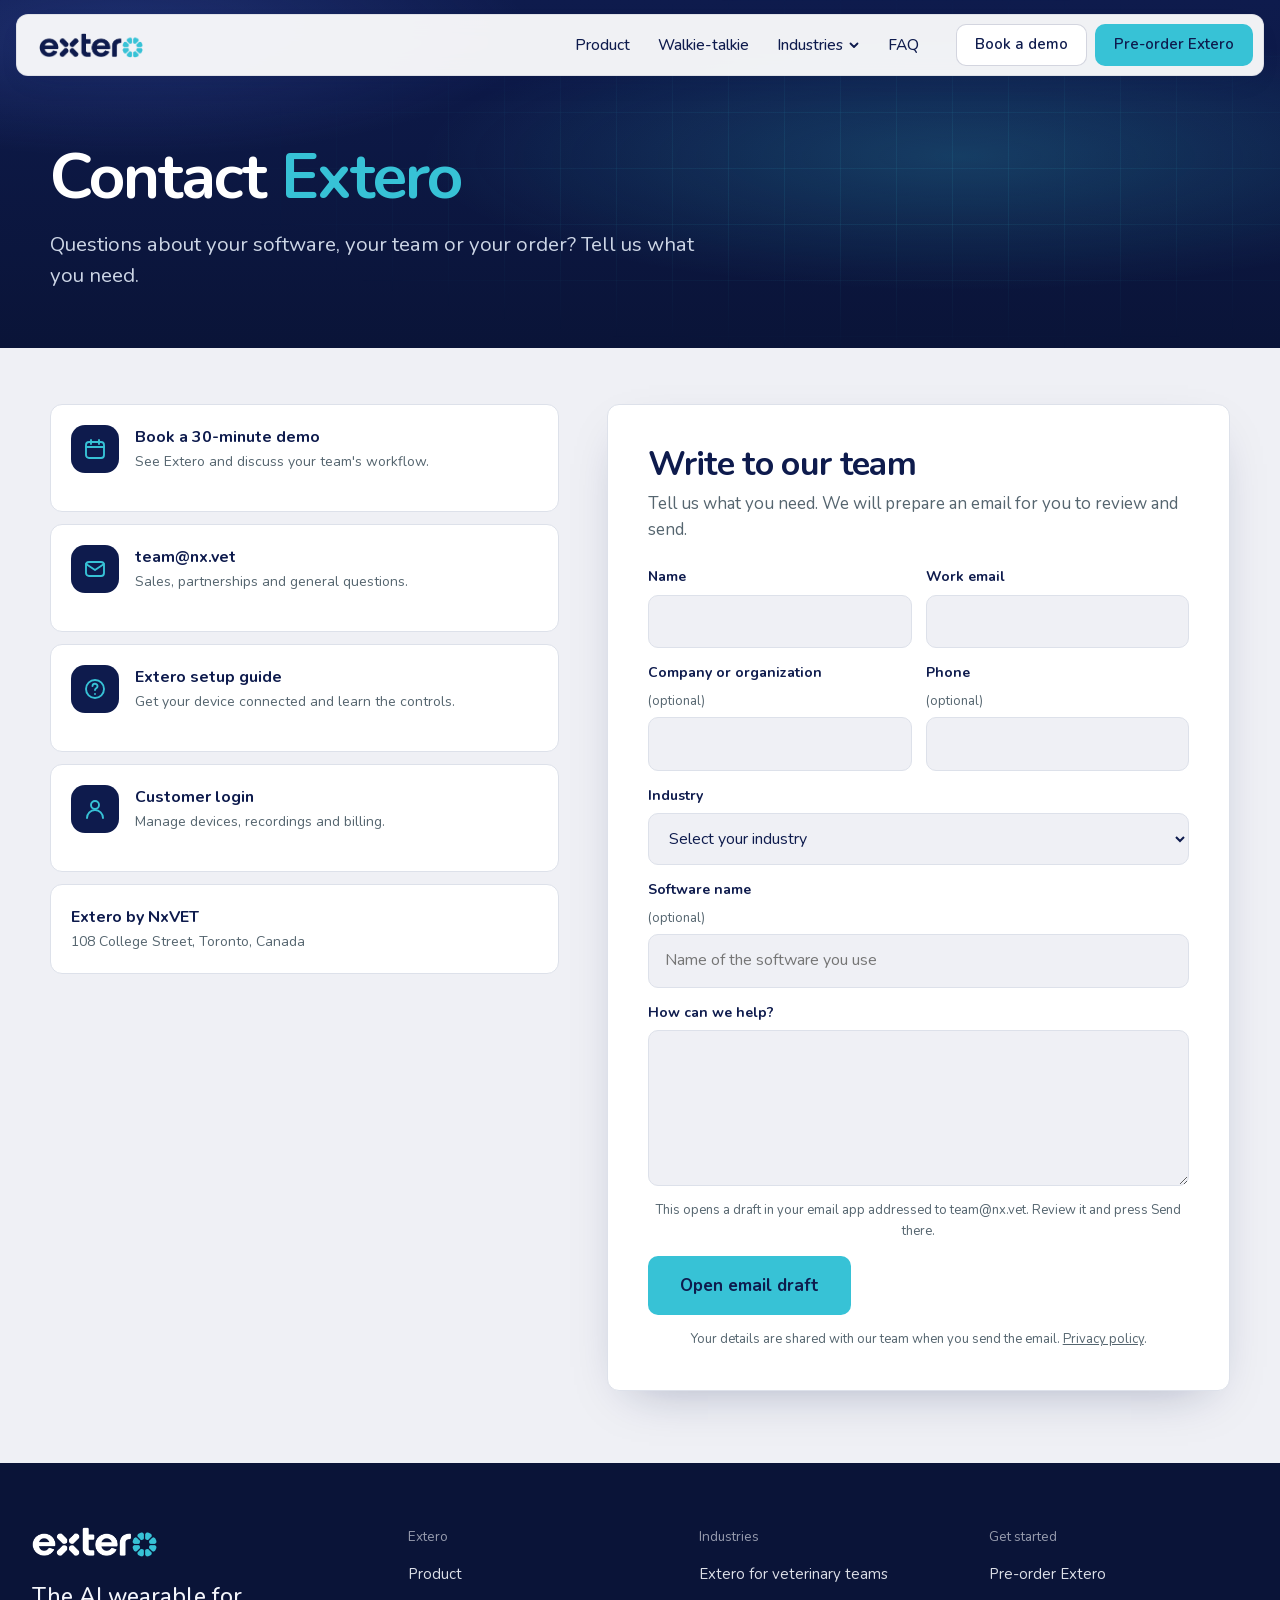
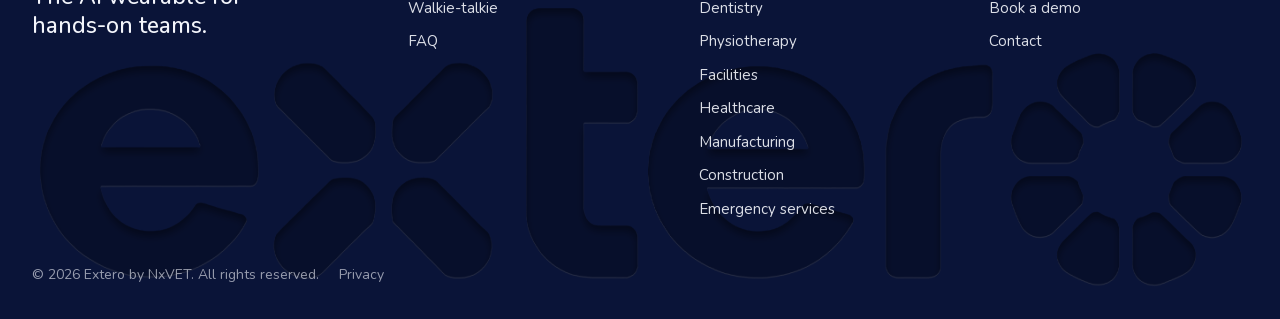
<file: contact/index.html>
<!doctype html>
<html lang="en">
<head>
<meta charset="utf-8">
<meta name="viewport" content="width=device-width, initial-scale=1">
<meta name="robots" content="noindex, nofollow">
<title>Contact Extero: software compatibility and enquiries</title>
<meta name="description" content="Ask about Extero, your software or your team. Prepare an email to our team or book a 30-minute demo.">
<link rel="canonical" href="https://extero.ai/contact/">
<meta name="theme-color" content="#0e1b4d">
<meta property="og:type" content="website">
<meta property="og:site_name" content="Extero">
<meta property="og:title" content="Contact Extero: software compatibility and enquiries">
<meta property="og:description" content="Ask about Extero, your software or your team. Prepare an email to our team or book a 30-minute demo.">
<meta property="og:url" content="https://extero.ai/contact/">
<meta property="og:image" content="https://extero.ai/assets/img/og-extero.jpg">
<meta property="og:image:width" content="1200">
<meta property="og:image:height" content="630">
<meta property="og:image:alt" content="Extero worn by a dentist, a maintenance technician, a physiotherapist and a machinist">
<meta name="twitter:card" content="summary_large_image">
<meta name="twitter:title" content="Contact Extero: software compatibility and enquiries">
<meta name="twitter:description" content="Ask about Extero, your software or your team. Prepare an email to our team or book a 30-minute demo.">
<meta name="twitter:image" content="https://extero.ai/assets/img/og-extero.jpg">
<link rel="icon" href="/favicon.ico" sizes="48x48">
<link rel="icon" type="image/svg+xml" href="/assets/img/favicon.svg">
<link rel="apple-touch-icon" href="/assets/img/apple-touch-icon.png">
<link rel="manifest" href="/site.webmanifest">
<link rel="preload" href="/assets/fonts/nunito-latin.woff2" as="font" type="font/woff2" crossorigin>
<link rel="stylesheet" href="/assets/bundles/site-465e1cfbd07f.css">




</head>
<!-- Generated from _content/contact.html by _tools/make-contact-page.mjs. -->
<body data-demo-url="https://calendar.app.google/ThBtd39a37VWiKsW6">
<header class="hd" id="hd">
  <a class="hd-skip" href="#main">Skip to content</a>
  <div class="hd-bar">
    <a class="hd-logo" href="/" aria-label="Extero, home"><span class="xmark" aria-hidden="true"></span></a>
    <nav class="hd-nav" aria-label="Main">
      <a href="/products/extero/">Product</a>
      <a href="/walkie-talkie/">Walkie-talkie</a>
      <div class="hd-dd">
        <button type="button" aria-expanded="false" aria-controls="hd-dd-ind">Industries<svg viewBox="0 0 12 12" aria-hidden="true"><path d="M2.5 4.5l3.5 3.5 3.5-3.5"/></svg></button>
        <div class="hd-dd-panel" id="hd-dd-ind">
          <div class="hd-dd-col">
            <p class="hd-dd-t">Clinics</p>
            <a class="hd-ind" href="https://nx.vet/" rel="noopener" data-nav-ind="veterinary" style="--i:0"><span class="hd-ind-img"><img src="/assets/img/nav-veterinary.webp" alt="" width="240" height="240" loading="lazy" decoding="async"></span><span class="hd-ind-txt"><strong>Veterinary<svg class="hd-ind-ext" viewBox="0 0 12 12" aria-hidden="true"><path d="M4 2.5h5.5V8M9.5 2.5L3 9"/></svg></strong><small>NxVET for veterinary clinics, on nx.vet</small></span></a>
            <a class="hd-ind" href="/dentistry/" data-nav-ind="dentistry" style="--i:1"><span class="hd-ind-img"><img src="/assets/img/nav-dentistry.webp" alt="" width="240" height="240" loading="lazy" decoding="async"></span><span class="hd-ind-txt"><strong>Dentistry</strong><small>Communication for the dental office</small></span></a>
            <a class="hd-ind" href="/physiotherapy/" data-nav-ind="physiotherapy" style="--i:2"><span class="hd-ind-img"><img src="/assets/img/nav-physiotherapy.webp" alt="" width="240" height="240" loading="lazy" decoding="async"></span><span class="hd-ind-txt"><strong>Physiotherapy</strong><small>An AI scribe for physical therapy</small></span></a>
            <a class="hd-ind" href="/healthcare/" data-nav-ind="healthcare" style="--i:3"><span class="hd-ind-img"><img src="/assets/img/nav-healthcare.webp" alt="" width="240" height="240" loading="lazy" decoding="async"></span><span class="hd-ind-txt"><strong>Healthcare</strong><small>Hands-free for nurses and care teams</small></span></a>
          </div>
          <div class="hd-dd-col">
            <p class="hd-dd-t">Field and floor teams</p>
            <a class="hd-ind" href="/facilities-maintenance/" data-nav-ind="facilities-maintenance" style="--i:4"><span class="hd-ind-img"><img src="/assets/img/nav-facilities-maintenance.webp" alt="" width="240" height="240" loading="lazy" decoding="async"></span><span class="hd-ind-txt"><strong>Facilities</strong><small>Two-way radios for maintenance teams</small></span></a>
            <a class="hd-ind" href="/manufacturing/" data-nav-ind="manufacturing" style="--i:5"><span class="hd-ind-img"><img src="/assets/img/nav-manufacturing.webp" alt="" width="240" height="240" loading="lazy" decoding="async"></span><span class="hd-ind-txt"><strong>Manufacturing</strong><small>Walkie-talkie for plants and warehouses</small></span></a>
            <a class="hd-ind" href="/construction/" data-nav-ind="construction" style="--i:6"><span class="hd-ind-img"><img src="/assets/img/nav-construction.webp" alt="" width="240" height="240" loading="lazy" decoding="async"></span><span class="hd-ind-txt"><strong>Construction</strong><small>Wi-Fi walkie-talkies for site offices</small></span></a>
            <a class="hd-ind" href="/emergency-services/" data-nav-ind="emergency-services" style="--i:7"><span class="hd-ind-img"><img src="/assets/img/nav-emergency-services.webp" alt="" width="240" height="240" loading="lazy" decoding="async"></span><span class="hd-ind-txt"><strong>Emergency services</strong><small>Voice notes for EMS and fire crews</small></span></a>
          </div>
          <p class="hd-dd-foot">Not sure Extero fits your team? <a href="https://calendar.app.google/ThBtd39a37VWiKsW6" data-demo>Book a demo<svg viewBox="0 0 12 12" aria-hidden="true"><path d="M2.5 6h7M6.5 3l3 3-3 3"/></svg></a></p>
        </div>
      </div>
      <a href="/faq/">FAQ</a>
    </nav>
    <details class="hd-menu">
      <summary aria-label="Menu"><span aria-hidden="true"></span></summary>
      <nav aria-label="Menu">
        <a href="/products/extero/">Product</a>
        <a href="/walkie-talkie/">Walkie-talkie</a>
        <a href="/faq/">FAQ</a>
        <details class="hd-industry-list"><summary>Industries</summary><div class="hd-industry-links">
        <a class="hd-menu-ind" href="https://nx.vet/" rel="noopener" data-nav-ind="veterinary"><img src="/assets/img/nav-veterinary.webp" alt="" width="240" height="240" loading="lazy" decoding="async"><span>Veterinary<small>nx.vet</small></span></a>
        <a class="hd-menu-ind" href="/dentistry/" data-nav-ind="dentistry"><img src="/assets/img/nav-dentistry.webp" alt="" width="240" height="240" loading="lazy" decoding="async"><span>Dentistry</span></a>
        <a class="hd-menu-ind" href="/physiotherapy/" data-nav-ind="physiotherapy"><img src="/assets/img/nav-physiotherapy.webp" alt="" width="240" height="240" loading="lazy" decoding="async"><span>Physiotherapy</span></a>
        <a class="hd-menu-ind" href="/facilities-maintenance/" data-nav-ind="facilities-maintenance"><img src="/assets/img/nav-facilities-maintenance.webp" alt="" width="240" height="240" loading="lazy" decoding="async"><span>Facilities</span></a>
        <a class="hd-menu-ind" href="/healthcare/" data-nav-ind="healthcare"><img src="/assets/img/nav-healthcare.webp" alt="" width="240" height="240" loading="lazy" decoding="async"><span>Healthcare</span></a>
        <a class="hd-menu-ind" href="/manufacturing/" data-nav-ind="manufacturing"><img src="/assets/img/nav-manufacturing.webp" alt="" width="240" height="240" loading="lazy" decoding="async"><span>Manufacturing</span></a>
        <a class="hd-menu-ind" href="/construction/" data-nav-ind="construction"><img src="/assets/img/nav-construction.webp" alt="" width="240" height="240" loading="lazy" decoding="async"><span>Construction</span></a>
        <a class="hd-menu-ind" href="/emergency-services/" data-nav-ind="emergency-services"><img src="/assets/img/nav-emergency-services.webp" alt="" width="240" height="240" loading="lazy" decoding="async"><span>Emergency services</span></a>
        </div></details>
        <a class="hd-menu-cta" href="https://calendar.app.google/ThBtd39a37VWiKsW6" data-demo>Book a demo</a>
      </nav>
    </details>
    <div class="hd-ctas">
      <a class="hd-btn hd-btn-ghost" href="https://calendar.app.google/ThBtd39a37VWiKsW6" data-demo>Book a demo</a>
      <a class="hd-btn hd-btn-primary" href="/products/extero/">Pre-order<span class="hd-more">Extero</span></a>
    </div>
  </div>
</header>
<main id="main" tabindex="-1"><div class="nxh-root xo xec">
<section class="nxh-page-hero">
    <div class="nxh-hero-bg" aria-hidden="true"></div>
    <div class="nxh-wrap">
      <h1>Contact <span>Extero</span></h1>
      <p class="nxh-lead">Questions about your software, your team or your order? Tell us what you need.</p>
    </div>
  </section>
  <section class="nxh-section">
    <div class="nxh-wrap nxh-contact-grid">
      <div class="nxh-contact-options">
        <a class="nxh-contact-option" href="https://calendar.app.google/ThBtd39a37VWiKsW6">
          <span class="nxh-ico" aria-hidden="true"><svg viewBox="0 0 24 24"><rect x="3" y="5" width="18" height="16" rx="3"/><path d="M8 3v4M16 3v4M3 10h18"/></svg></span>
          <span><strong>Book a 30-minute demo</strong><span>See Extero and discuss your team's workflow.</span></span>
        </a>
        <a class="nxh-contact-option" href="mailto:team@nx.vet">
          <span class="nxh-ico" aria-hidden="true"><svg viewBox="0 0 24 24"><rect x="3" y="5" width="18" height="14" rx="3"/><path d="M3 7l9 6 9-6"/></svg></span>
          <span><strong>team@nx.vet</strong><span>Sales, partnerships and general questions.</span></span>
        </a>
        <a class="nxh-contact-option" href="https://nx.vet/pages/helloextero">
          <span class="nxh-ico" aria-hidden="true"><svg viewBox="0 0 24 24"><circle cx="12" cy="12" r="9"/><path d="M9.5 9a2.5 2.5 0 015 .5c0 1.5-2.5 2-2.5 3.5M12 17h.01"/></svg></span>
          <span><strong>Extero setup guide</strong><span>Get your device connected and learn the controls.</span></span>
        </a>
        <a class="nxh-contact-option" href="https://app.nx.vet/login">
          <span class="nxh-ico" aria-hidden="true"><svg viewBox="0 0 24 24"><circle cx="12" cy="8" r="4"/><path d="M4 21a8 8 0 0116 0"/></svg></span>
          <span><strong>Customer login</strong><span>Manage devices, recordings and billing.</span></span>
        </a>
        <div class="nxh-contact-option"><span><strong>Extero by NxVET</strong><span>108 College Street, Toronto, Canada</span></span></div>
      </div>
      <div class="nxh-form-card" id="contact-form">
        <h2>Write to our team</h2>
        <p id="xec-context">Tell us what you need. We will prepare an email for you to review and send.</p>
        <form id="ExteroContactForm" class="nxh-form" action="/contact/" method="get" aria-describedby="xec-delivery-note">

          <label class="nxh-field">Name<input name="contact[name]" autocomplete="name" maxlength="100" required></label>
          <label class="nxh-field">Work email<input type="email" name="contact[email]" autocomplete="email" maxlength="254" required></label>
          <label class="nxh-field">Company or organization <span>(optional)</span><input name="contact[organization]" autocomplete="organization" maxlength="150"></label>
          <label class="nxh-field">Phone <span>(optional)</span><input type="tel" name="contact[phone]" autocomplete="tel" maxlength="50"></label>
          <label class="nxh-field nxh-full">Industry
            <select name="contact[industry]" id="xec-industry">
              <option value="">Select your industry</option>
              <option value="dentistry">Dentistry</option><option value="physiotherapy">Physiotherapy</option>
              <option value="facilities-maintenance">Facilities maintenance</option><option value="healthcare">Healthcare</option>
              <option value="manufacturing">Manufacturing</option><option value="construction">Construction</option>
              <option value="emergency-services">Emergency services</option><option value="veterinary">Veterinary</option>
              <option value="other">Other</option>
            </select>
          </label>
          <label class="nxh-field nxh-full">Software name <span id="xec-software-note">(optional)</span>
            <input name="contact[software]" id="xec-software" maxlength="150" placeholder="Name of the software you use" aria-describedby="xec-software-note">
          </label>
          <label class="nxh-field nxh-full">How can we help?<textarea name="contact[body]" id="xec-message" required rows="5" maxlength="2500"></textarea></label>
          <p class="nxh-form-note" id="xec-delivery-note">This opens a draft in your email app addressed to team@nx.vet. Review it and press Send there.</p>
          <button class="nxh-btn nxh-btn-primary nxh-btn-lg" type="submit" id="xec-open-email" disabled>Open email draft</button>
          <p class="nxh-form-note" id="xec-draft-status" role="status"></p>
          <div class="nxh-full xec-fallback" id="xec-draft-fallback" hidden>
            <p>No email app opened? Copy the message below into an email to <a href="mailto:team@nx.vet">team@nx.vet</a>.</p>
            <label class="nxh-field">Your prepared email<textarea id="xec-draft-copy" rows="8" readonly></textarea></label>
            <button class="nxh-btn nxh-btn-ghost" type="button" id="xec-copy-email">Copy email text</button>
          </div>
          <noscript><p class="nxh-full">Please <a href="mailto:team@nx.vet">email team@nx.vet</a> with your question, industry and software name.</p></noscript>
          <p class="nxh-form-note">Your details are shared with our team when you send the email. <a href="https://nx.vet/policies/privacy-policy">Privacy policy</a>.</p>
        </form>
      </div>
    </div>
  </section>

</div></main>
<footer class="ft">
  <div class="ft-frame">
    <div class="ft-top">
      <div class="ft-id">
        <a class="ft-brand" href="/" aria-label="Extero, home"><span class="xmark" aria-hidden="true"></span></a>
        <p class="ft-tag">The AI wearable for hands-on teams.</p>
      </div>
      <nav class="ft-cols" aria-label="Footer">
        <div class="ft-col">
          <p class="ft-col-t">Extero</p>
          <ul>
            <li><a href="/products/extero/">Product</a></li>
            <li><a href="/walkie-talkie/">Walkie-talkie</a></li>
            <li><a href="/faq/">FAQ</a></li>
          </ul>
        </div>
        <div class="ft-col">
          <p class="ft-col-t">Industries</p>
          <ul>
            <li><a href="https://nx.vet/" rel="noopener">Extero for veterinary teams</a></li>
            <li><a href="/dentistry/">Dentistry</a></li>
            <li><a href="/physiotherapy/">Physiotherapy</a></li>
            <li><a href="/facilities-maintenance/">Facilities</a></li>
            <li><a href="/healthcare/">Healthcare</a></li>
            <li><a href="/manufacturing/">Manufacturing</a></li>
            <li><a href="/construction/">Construction</a></li>
            <li><a href="/emergency-services/">Emergency services</a></li>
          </ul>
        </div>
        <div class="ft-col">
          <p class="ft-col-t">Get started</p>
          <ul>
            <li><a href="/products/extero/">Pre-order Extero</a></li>
            <li><a href="https://calendar.app.google/ThBtd39a37VWiKsW6" data-demo>Book a demo</a></li>
            <li><a href="/contact/" aria-current="page">Contact</a></li>
          </ul>
        </div>
      </nav>
    </div>
    <p class="ft-bar"><span>&copy; 2026 Extero by NxVET. All rights reserved.</span><a href="https://nx.vet/policies/privacy-policy" rel="noopener">Privacy</a></p>
    <!-- The wordmark, sunk into the footer (Lucas, 2026-11-25, after lupapets.com: "the logo how it's engraved"): a darker fill,
         a shadow under the top edges and a thin light rim on the bottom edges, all from the filter below. No glow.
         It lies BEHIND the links, a little transparent (Lucas, same day: "the footer is too big in height ... the logo
         could be a little transparent and come behind the links"), so it is decoration: the home link is the regular
         logo above the tagline. -->
    <div class="ft-logo" aria-hidden="true">
      <svg viewBox="0 0 917 220" focusable="false">
        <defs>
          <filter id="ft-sunk" x="-2%" y="-6%" width="104%" height="112%" color-interpolation-filters="sRGB">
            <feFlood flood-color="#000" flood-opacity=".3" result="tint"/>
            <feComposite in="tint" in2="SourceAlpha" operator="in" result="base"/>
            <feComponentTransfer in="SourceAlpha" result="inv"><feFuncA type="table" tableValues="1 0"/></feComponentTransfer>
            <feOffset in="inv" dy="4" result="invDown"/>
            <feGaussianBlur in="invDown" stdDeviation="3.2" result="invDownBlur"/>
            <feFlood flood-color="#000" flood-opacity=".62"/>
            <feComposite in2="invDownBlur" operator="in"/>
            <feComposite in2="SourceAlpha" operator="in" result="shade"/>
            <feOffset in="inv" dy="-1" result="invUp"/>
            <feGaussianBlur in="invUp" stdDeviation=".55" result="invUpBlur"/>
            <feFlood flood-color="#fff" flood-opacity=".17"/>
            <feComposite in2="invUpBlur" operator="in"/>
            <feComposite in2="SourceAlpha" operator="in" result="rim"/>
            <feMerge><feMergeNode in="base"/><feMergeNode in="shade"/><feMergeNode in="rim"/></feMerge>
          </filter>
        </defs>
        <image href="/assets/img/extero-wordmark-xl.webp" width="917" height="220" filter="url(#ft-sunk)"/>
      </svg>
    </div>
  </div>
</footer>
<script type="application/ld+json">{"@context":"https://schema.org","@type":"ContactPage","name":"Contact Extero: software compatibility and enquiries","description":"Ask about Extero, your software or your team. Prepare an email to our team or book a 30-minute demo.","url":"https://extero.ai/contact/"}</script>
<script src="/js/analytics.js?v=eebaf767" defer></script>
<script src="/js/site.js?v=86203d02" defer></script>
<script src="/js/contact.js?v=cf95ffb8" defer></script>
</body></html>
</file>
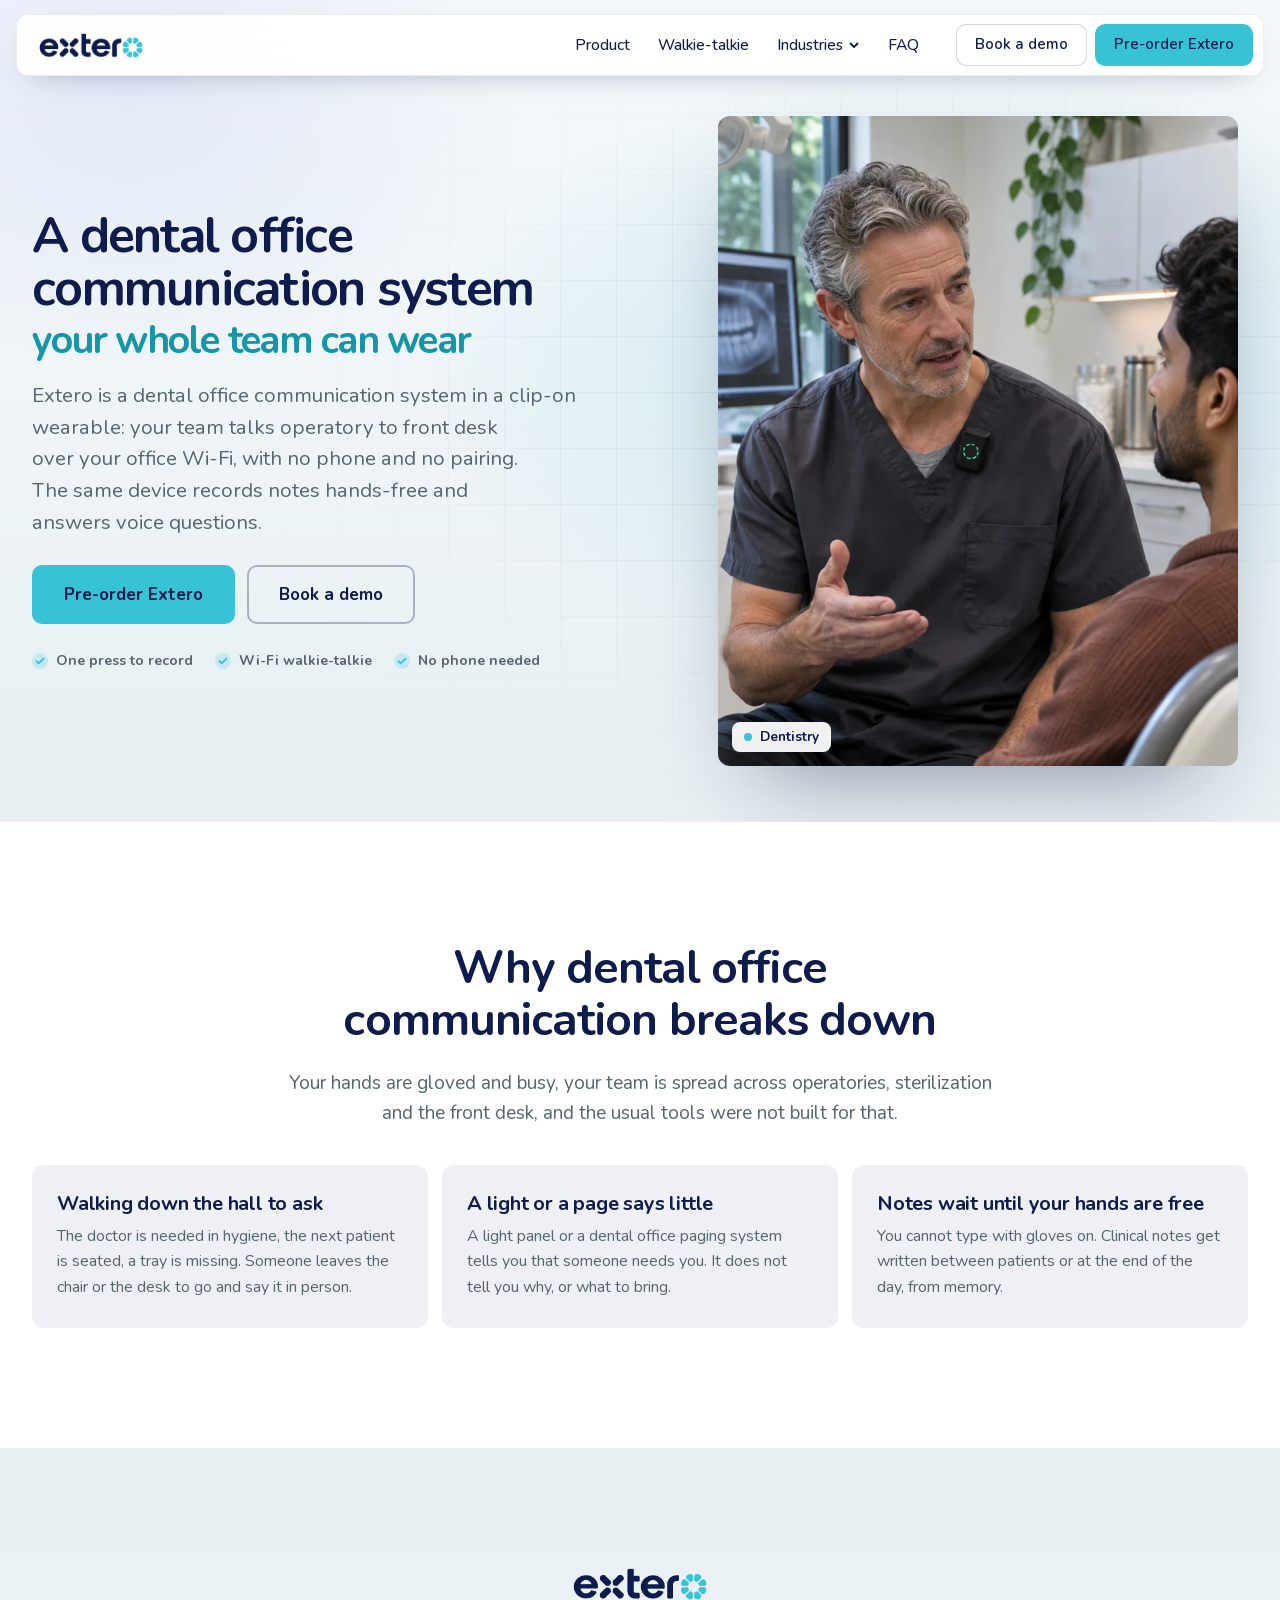
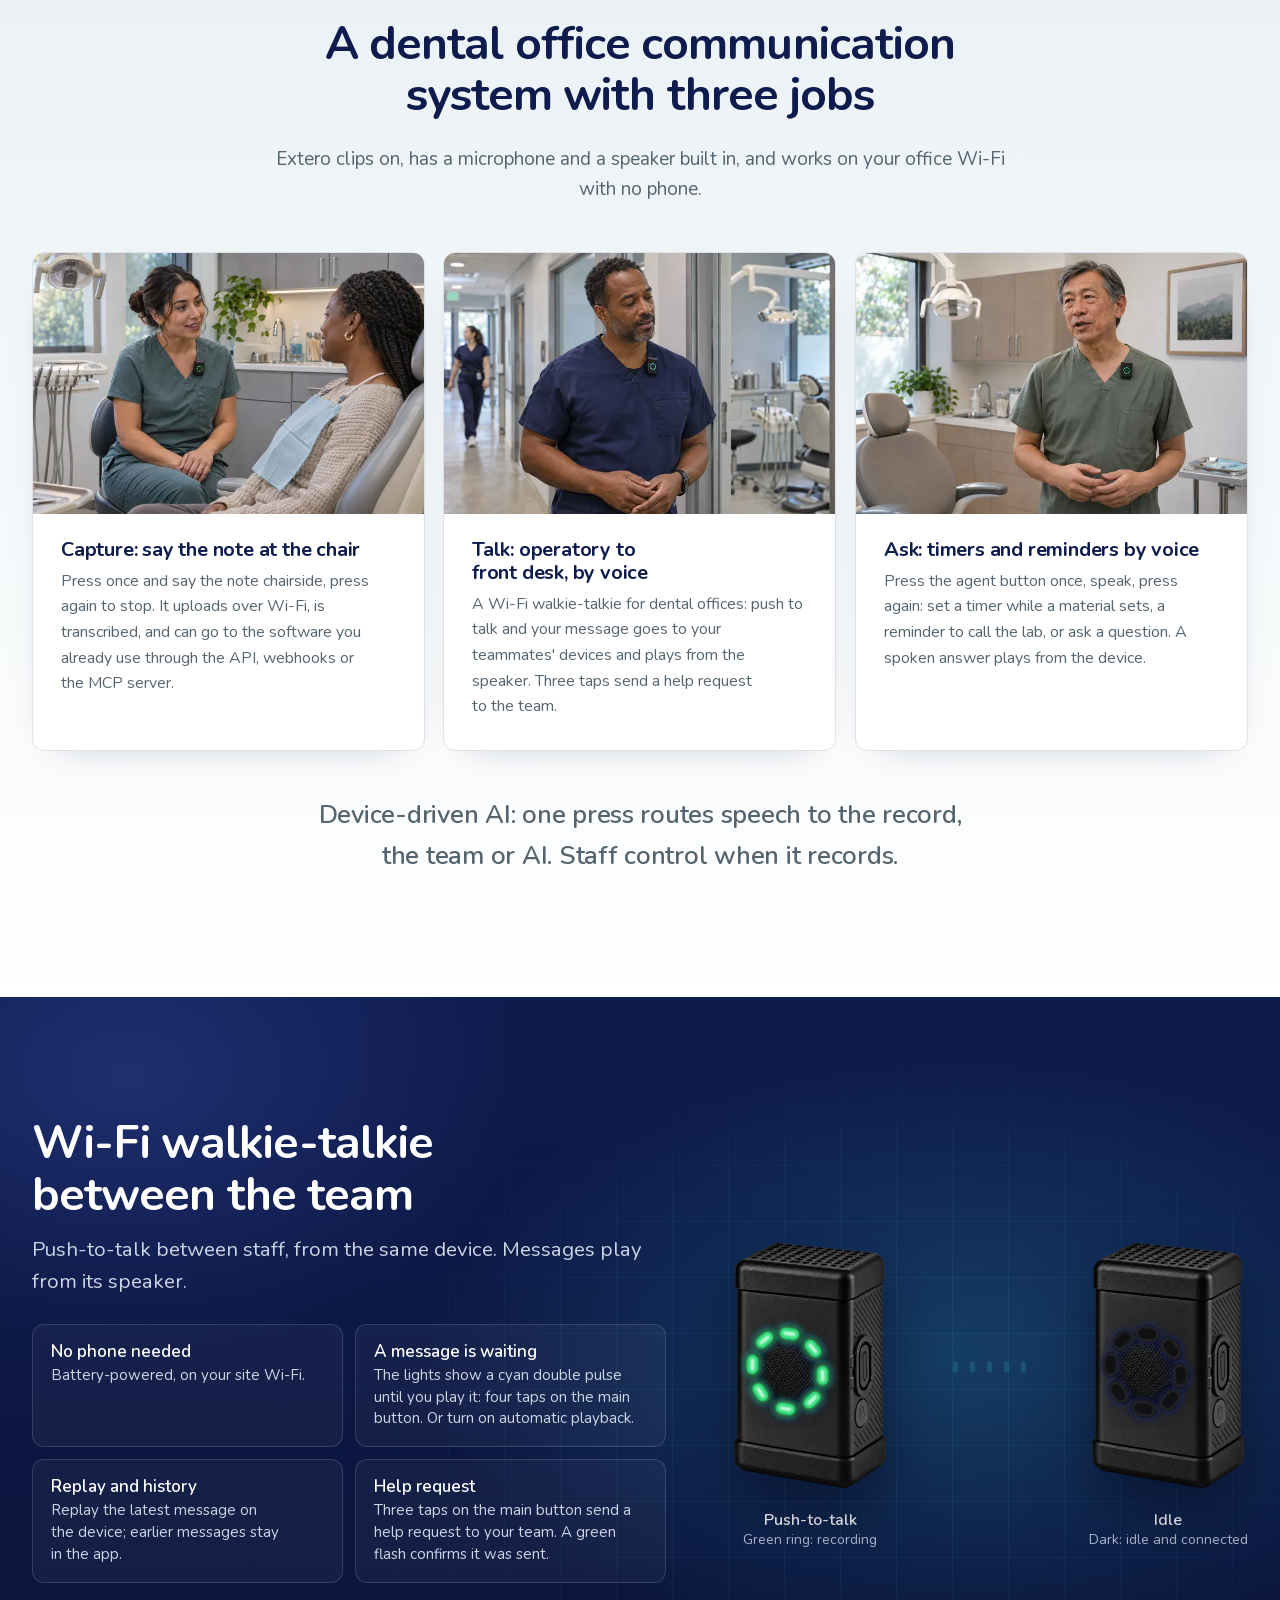
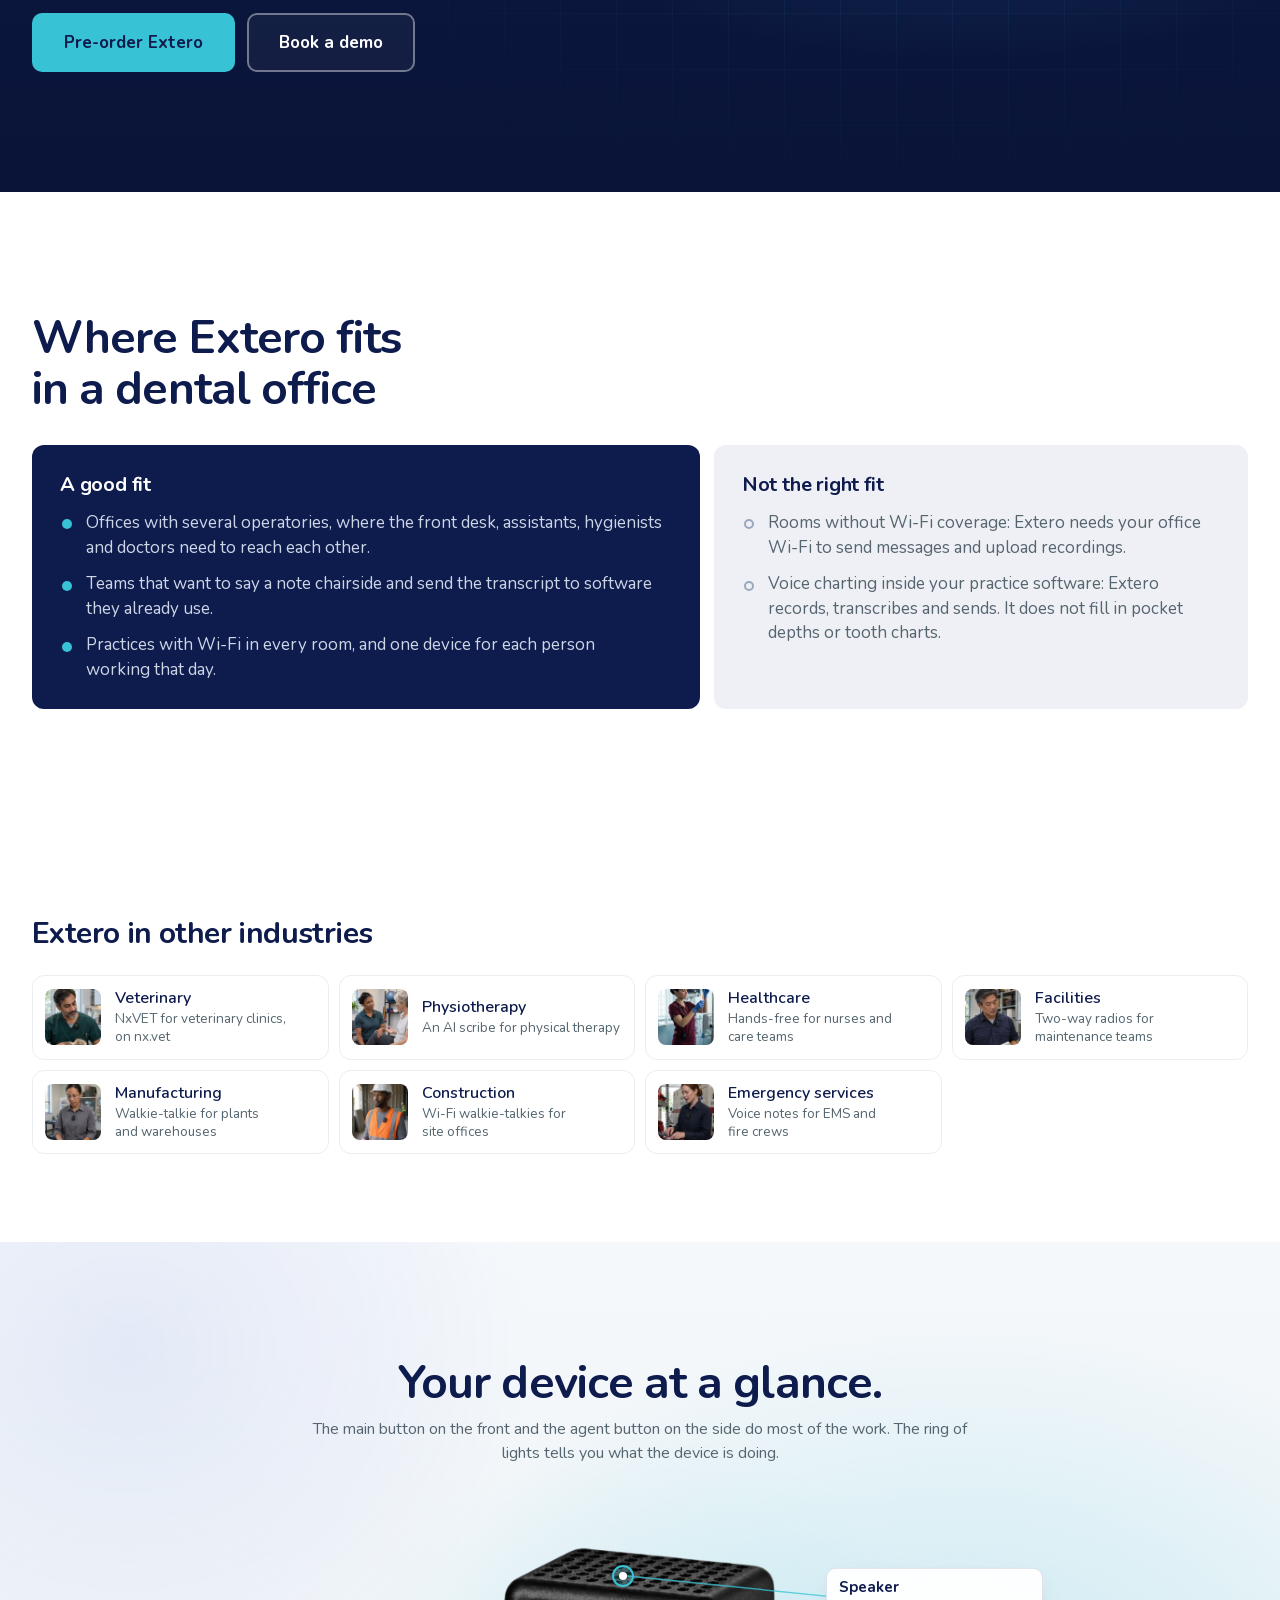
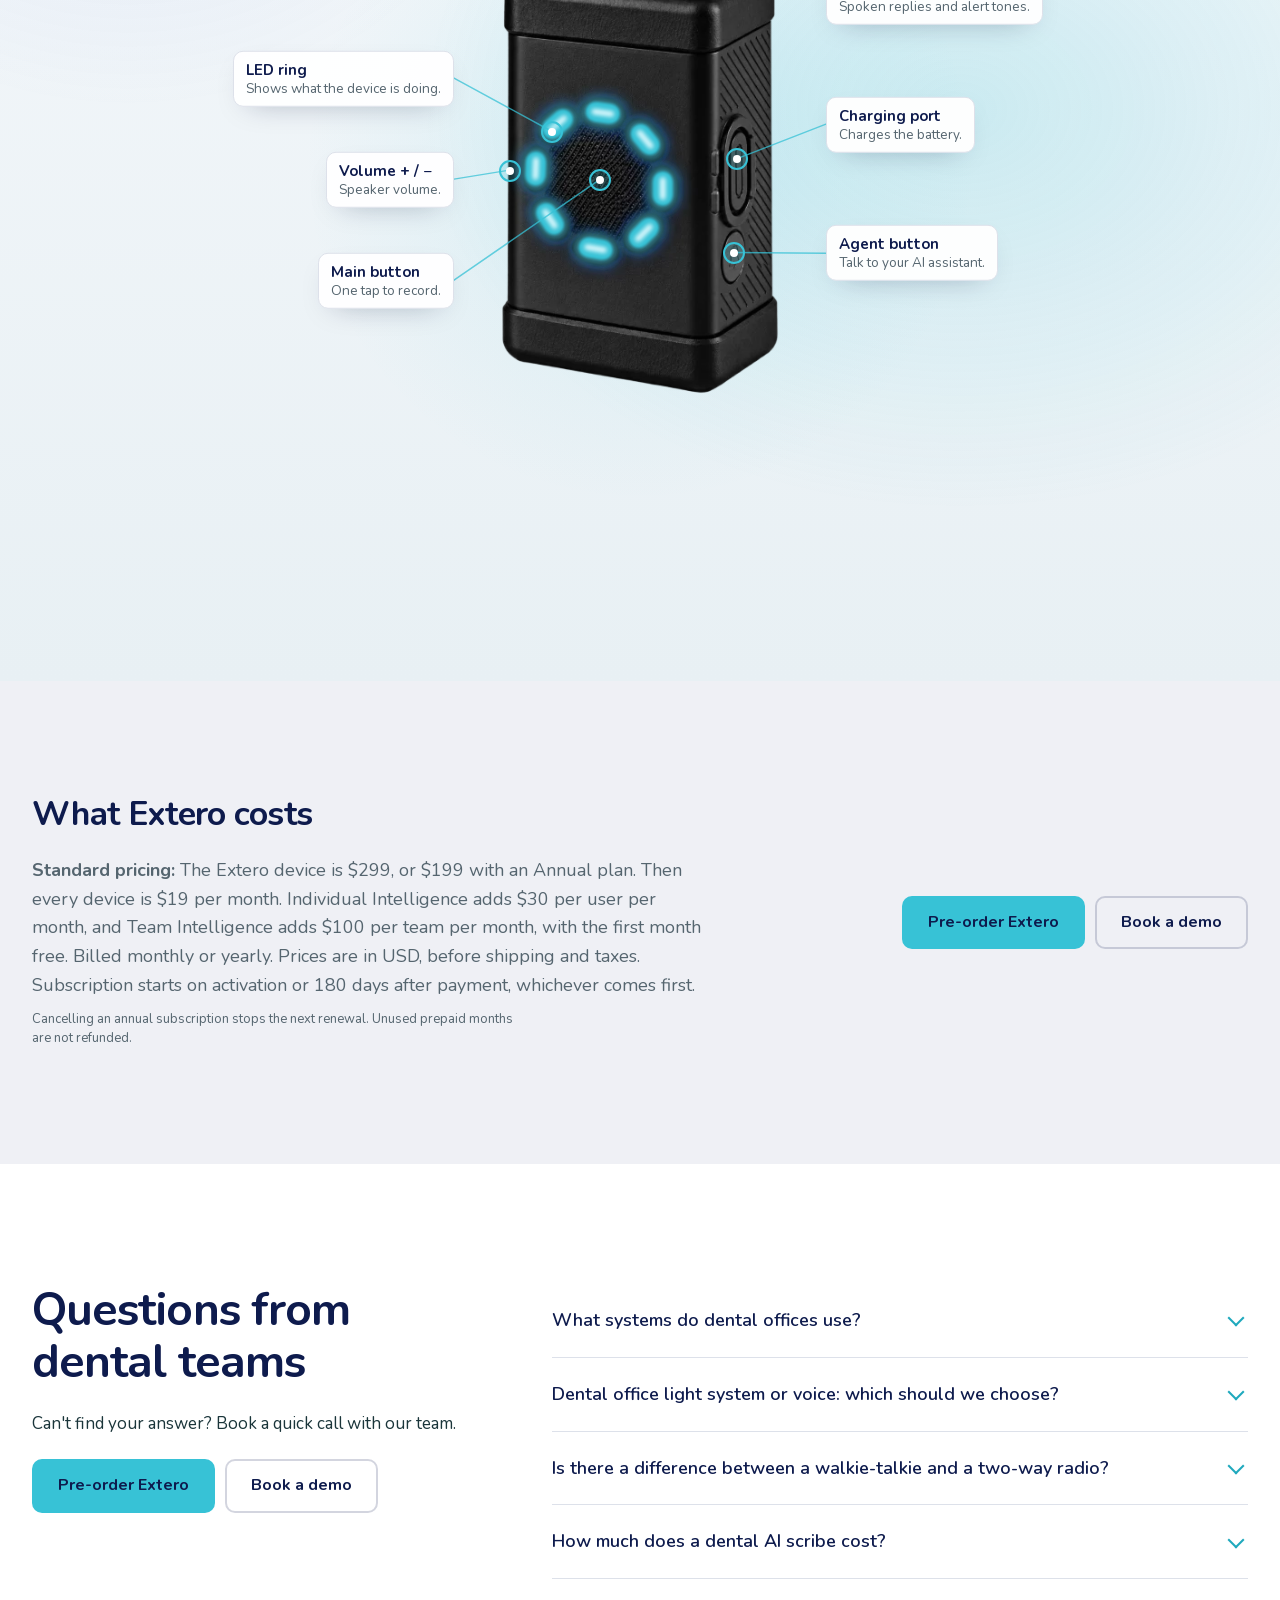
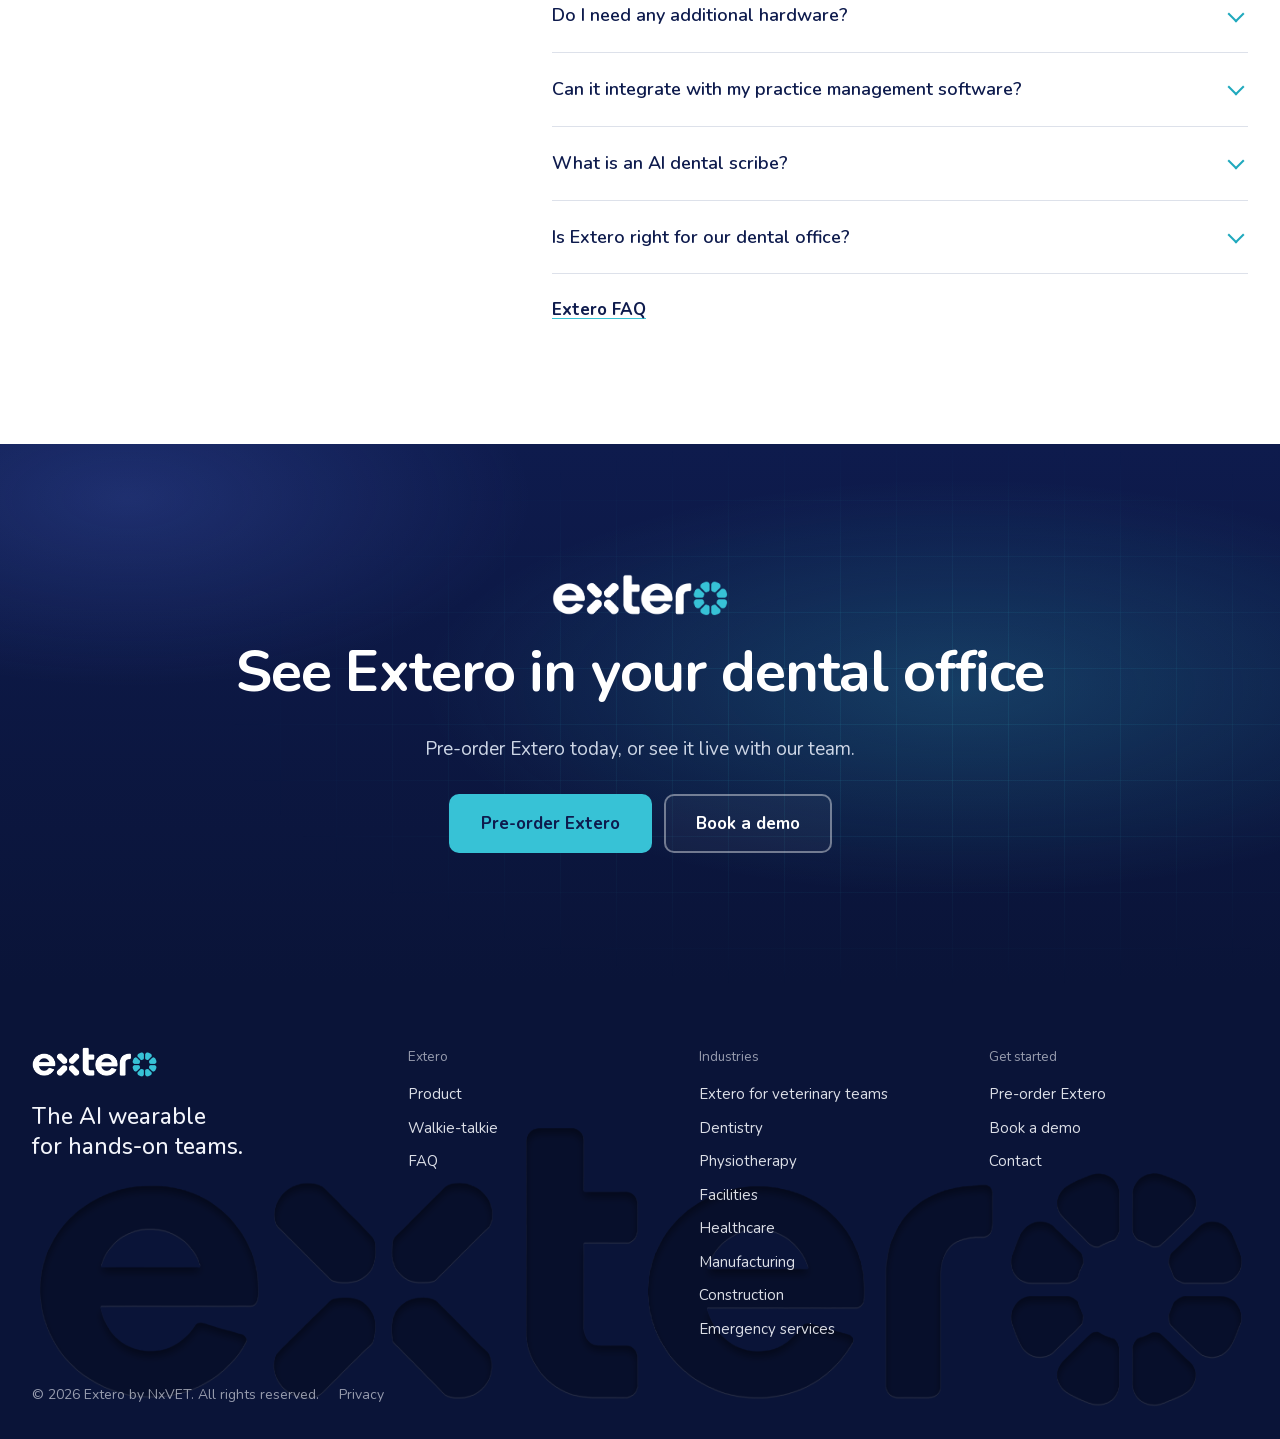
<file: dentistry/index.html>
<!doctype html>
<html lang="en">
<head>
<meta charset="utf-8">
<meta name="viewport" content="width=device-width, initial-scale=1">
<meta name="robots" content="noindex, nofollow">
<title>Dental office communication system, by voice | Extero</title>
<meta name="description" content="Extero is a dental office communication system you wear: a Wi-Fi walkie-talkie, hands-free voice notes and voice AI in one clip-on device.">
<link rel="canonical" href="https://extero.ai/dentistry/">
<meta name="theme-color" content="#0e1b4d">
<meta property="og:type" content="website">
<meta property="og:site_name" content="Extero">
<meta property="og:title" content="Dental office communication system, by voice | Extero">
<meta property="og:description" content="Extero is a dental office communication system you wear: a Wi-Fi walkie-talkie, hands-free voice notes and voice AI in one clip-on device.">
<meta property="og:url" content="https://extero.ai/dentistry/">
<meta property="og:image" content="https://extero.ai/assets/img/og-extero.jpg">
<meta property="og:image:width" content="1200">
<meta property="og:image:height" content="630">
<meta property="og:image:alt" content="Extero worn by a dentist, a maintenance technician, a physiotherapist and a machinist">
<meta name="twitter:card" content="summary_large_image">
<meta name="twitter:title" content="Dental office communication system, by voice | Extero">
<meta name="twitter:description" content="Extero is a dental office communication system you wear: a Wi-Fi walkie-talkie, hands-free voice notes and voice AI in one clip-on device.">
<meta name="twitter:image" content="https://extero.ai/assets/img/og-extero.jpg">
<link rel="icon" href="/favicon.ico" sizes="48x48">
<link rel="icon" type="image/svg+xml" href="/assets/img/favicon.svg">
<link rel="apple-touch-icon" href="/assets/img/apple-touch-icon.png">
<link rel="manifest" href="/site.webmanifest">
<link rel="preload" as="image" href="/assets/video/hero-dentistry-poster.webp" media="(min-width: 761px)" fetchpriority="high">
<link rel="preload" as="image" href="/assets/video/hero-dentistry-poster-480.webp" media="(max-width: 760px)" fetchpriority="high">
<link rel="preload" href="/assets/fonts/nunito-latin.woff2" as="font" type="font/woff2" crossorigin>
<link rel="stylesheet" href="/assets/bundles/site-e1bb4ed191b1.css">







</head>
<!-- Generated by build.mjs from index.html (industry page: Dentistry). Do not edit: change index.html or build.mjs and run it again. -->
<body data-demo-url="https://calendar.app.google/ThBtd39a37VWiKsW6">

<header class="hd" id="hd">
  <a class="hd-skip" href="#main">Skip to content</a>
  <div class="hd-bar">
    <a class="hd-logo" href="/" aria-label="Extero, home"><span class="xmark" aria-hidden="true"></span></a>
    <nav class="hd-nav" aria-label="Main">
      <a href="/products/extero/">Product</a>
      <a href="/walkie-talkie/">Walkie-talkie</a>
      <div class="hd-dd">
        <button type="button" aria-expanded="false" aria-controls="hd-dd-ind">Industries<svg viewBox="0 0 12 12" aria-hidden="true"><path d="M2.5 4.5l3.5 3.5 3.5-3.5"/></svg></button>
        <div class="hd-dd-panel" id="hd-dd-ind">
          <div class="hd-dd-col">
            <p class="hd-dd-t">Clinics</p>
            <a class="hd-ind" href="https://nx.vet/" rel="noopener" data-nav-ind="veterinary" style="--i:0"><span class="hd-ind-img"><img src="/assets/img/nav-veterinary.webp" alt="" width="240" height="240" loading="lazy" decoding="async"></span><span class="hd-ind-txt"><strong>Veterinary<svg class="hd-ind-ext" viewBox="0 0 12 12" aria-hidden="true"><path d="M4 2.5h5.5V8M9.5 2.5L3 9"/></svg></strong><small>NxVET for veterinary clinics, on nx.vet</small></span></a>
            <a class="hd-ind" href="/dentistry/" data-nav-ind="dentistry" aria-current="page" style="--i:1"><span class="hd-ind-img"><img src="/assets/img/nav-dentistry.webp" alt="" width="240" height="240" loading="lazy" decoding="async"></span><span class="hd-ind-txt"><strong>Dentistry</strong><small>Communication for the dental office</small></span></a>
            <a class="hd-ind" href="/physiotherapy/" data-nav-ind="physiotherapy" style="--i:2"><span class="hd-ind-img"><img src="/assets/img/nav-physiotherapy.webp" alt="" width="240" height="240" loading="lazy" decoding="async"></span><span class="hd-ind-txt"><strong>Physiotherapy</strong><small>An AI scribe for physical therapy</small></span></a>
            <a class="hd-ind" href="/healthcare/" data-nav-ind="healthcare" style="--i:3"><span class="hd-ind-img"><img src="/assets/img/nav-healthcare.webp" alt="" width="240" height="240" loading="lazy" decoding="async"></span><span class="hd-ind-txt"><strong>Healthcare</strong><small>Hands-free for nurses and care teams</small></span></a>
          </div>
          <div class="hd-dd-col">
            <p class="hd-dd-t">Field and floor teams</p>
            <a class="hd-ind" href="/facilities-maintenance/" data-nav-ind="facilities-maintenance" style="--i:4"><span class="hd-ind-img"><img src="/assets/img/nav-facilities-maintenance.webp" alt="" width="240" height="240" loading="lazy" decoding="async"></span><span class="hd-ind-txt"><strong>Facilities</strong><small>Two-way radios for maintenance teams</small></span></a>
            <a class="hd-ind" href="/manufacturing/" data-nav-ind="manufacturing" style="--i:5"><span class="hd-ind-img"><img src="/assets/img/nav-manufacturing.webp" alt="" width="240" height="240" loading="lazy" decoding="async"></span><span class="hd-ind-txt"><strong>Manufacturing</strong><small>Walkie-talkie for plants and warehouses</small></span></a>
            <a class="hd-ind" href="/construction/" data-nav-ind="construction" style="--i:6"><span class="hd-ind-img"><img src="/assets/img/nav-construction.webp" alt="" width="240" height="240" loading="lazy" decoding="async"></span><span class="hd-ind-txt"><strong>Construction</strong><small>Wi-Fi walkie-talkies for site offices</small></span></a>
            <a class="hd-ind" href="/emergency-services/" data-nav-ind="emergency-services" style="--i:7"><span class="hd-ind-img"><img src="/assets/img/nav-emergency-services.webp" alt="" width="240" height="240" loading="lazy" decoding="async"></span><span class="hd-ind-txt"><strong>Emergency services</strong><small>Voice notes for EMS and fire crews</small></span></a>
          </div>
          <p class="hd-dd-foot">Not sure Extero fits your team? <a href="https://calendar.app.google/ThBtd39a37VWiKsW6" data-demo>Book a demo<svg viewBox="0 0 12 12" aria-hidden="true"><path d="M2.5 6h7M6.5 3l3 3-3 3"/></svg></a></p>
        </div>
      </div>
      <a href="/faq/">FAQ</a>
    </nav>
    <details class="hd-menu">
      <summary aria-label="Menu"><span aria-hidden="true"></span></summary>
      <nav aria-label="Menu">
        <a href="/products/extero/">Product</a>
        <a href="/walkie-talkie/">Walkie-talkie</a>
        <a href="/faq/">FAQ</a>
        <details class="hd-industry-list"><summary>Industries</summary><div class="hd-industry-links">
        <a class="hd-menu-ind" href="https://nx.vet/" rel="noopener" data-nav-ind="veterinary"><img src="/assets/img/nav-veterinary.webp" alt="" width="240" height="240" loading="lazy" decoding="async"><span>Veterinary<small>nx.vet</small></span></a>
        <a class="hd-menu-ind" href="/dentistry/" data-nav-ind="dentistry" aria-current="page"><img src="/assets/img/nav-dentistry.webp" alt="" width="240" height="240" loading="lazy" decoding="async"><span>Dentistry</span></a>
        <a class="hd-menu-ind" href="/physiotherapy/" data-nav-ind="physiotherapy"><img src="/assets/img/nav-physiotherapy.webp" alt="" width="240" height="240" loading="lazy" decoding="async"><span>Physiotherapy</span></a>
        <a class="hd-menu-ind" href="/facilities-maintenance/" data-nav-ind="facilities-maintenance"><img src="/assets/img/nav-facilities-maintenance.webp" alt="" width="240" height="240" loading="lazy" decoding="async"><span>Facilities</span></a>
        <a class="hd-menu-ind" href="/healthcare/" data-nav-ind="healthcare"><img src="/assets/img/nav-healthcare.webp" alt="" width="240" height="240" loading="lazy" decoding="async"><span>Healthcare</span></a>
        <a class="hd-menu-ind" href="/manufacturing/" data-nav-ind="manufacturing"><img src="/assets/img/nav-manufacturing.webp" alt="" width="240" height="240" loading="lazy" decoding="async"><span>Manufacturing</span></a>
        <a class="hd-menu-ind" href="/construction/" data-nav-ind="construction"><img src="/assets/img/nav-construction.webp" alt="" width="240" height="240" loading="lazy" decoding="async"><span>Construction</span></a>
        <a class="hd-menu-ind" href="/emergency-services/" data-nav-ind="emergency-services"><img src="/assets/img/nav-emergency-services.webp" alt="" width="240" height="240" loading="lazy" decoding="async"><span>Emergency services</span></a>
        </div></details>
        <a class="hd-menu-cta" href="https://calendar.app.google/ThBtd39a37VWiKsW6" data-demo>Book a demo</a>
      </nav>
    </details>
    <div class="hd-ctas">
      <a class="hd-btn hd-btn-ghost" href="https://calendar.app.google/ThBtd39a37VWiKsW6" data-demo>Book a demo</a>
      <a class="hd-btn hd-btn-primary" href="/products/extero/">Pre-order<span class="hd-more">Extero</span></a>
    </div>
  </div>
</header>

<main id="main" tabindex="-1">
<div class="nxh-root nxx nxx-light nxx-pre xo" style="--nxx-device:url('/assets/theme/nx-extero-device-480.webp');--nxx-led-mask:url('/assets/theme/nx-extero-led-mask.png')">

<!-- ATTENTION: the product, worn in several industries -->
<section class="nxx-hero nxh-hero" id="top" aria-label="A dental office communication system your whole team can wear">
  <div class="nxx-bg" aria-hidden="true"></div>
  <div class="nxh-wrap nxx-hero-grid">
    <div class="nxx-hero-inner">
      <h1 class="xo-ind-h1">A dental office communication system<br><span>your whole team can wear</span></h1>
      <p class="nxh-lead">Extero is a dental office communication system in a clip-on wearable: your team talks operatory to front desk over your office Wi-Fi, with no phone and no pairing. The same device records notes hands-free and answers voice questions.</p>
      <div class="nxh-hero-actions">
        <a class="nxh-btn nxh-btn-primary nxh-btn-lg" href="/products/extero/">Pre-order Extero</a>
        <a class="nxh-btn nxh-btn-outline-light nxh-btn-lg" href="https://calendar.app.google/ThBtd39a37VWiKsW6" data-demo>Book a demo</a>
      </div>
      <ul class="nxh-hero-trust">
        <li><span>One press to record</span></li>
        <li><span>Wi-Fi walkie-talkie</span></li>
        <li><span>No phone needed</span></li>
      </ul>
    </div>
    <div class="nxx-hero-media">
      <figure class="xo-reel">
        <img src="/assets/video/hero-dentistry-poster.webp" srcset="/assets/video/hero-dentistry-poster-480.webp 480w, /assets/video/hero-dentistry-poster.webp 720w" sizes="(max-width: 760px) 92vw, 520px" width="720" height="900" fetchpriority="high" decoding="async" alt="A dentist explains a treatment to a patient, Extero clipped to his scrubs with its ring green">
        <figcaption class="xo-reel-tag" aria-hidden="true"><i></i><span data-labels="Dentistry">Dentistry</span></figcaption>
      </figure>
    </div>
  </div>
</section>

<!-- INDUSTRY: the problem, in the buyer's words (_content/industries/dentistry.json) -->
<section class="nxh-section xo-probs" id="why" style="background:#fff">
  <div class="nxh-wrap">
    <div class="nxh-section-head nxh-center nxh-reveal">
      <h2>Why dental office communication breaks down</h2>
      <p>Your hands are gloved and busy, your team is spread across operatories, sterilization and the front desk, and the usual tools were not built for that.</p>
    </div>
    <div class="nxh-benefit-grid xo-probs-grid">
      <article class="nxh-benefit nxh-reveal"><h3>Walking down the hall to ask</h3><p>The doctor is needed in hygiene, the next patient is seated, a tray is missing. Someone leaves the chair or the desk to go and say it in person.</p></article>
      <article class="nxh-benefit nxh-reveal"><h3>A light or a page says little</h3><p>A light panel or a dental office paging system tells you that someone needs you. It does not tell you why, or what to bring.</p></article>
      <article class="nxh-benefit nxh-reveal"><h3>Notes wait until your hands are free</h3><p>You cannot type with gloves on. Clinical notes get written between patients or at the end of the day, from memory.</p></article>
    </div>
  </div>
</section>

<!-- INTEREST: what it does -->
<section class="nxx-jobs nxx-dark" id="how-it-works">
  <div class="nxh-wrap">
    <div class="nxh-section-head nxh-reveal">
      <span class="nx-xmark nx-xmark-head" aria-hidden="true"></span>
      <h2>A dental office communication system with three jobs</h2>
      <p>Extero clips on, has a microphone and a speaker built in, and works on your office Wi-Fi with no phone.</p>
    </div>
    <div class="nxx-jobs-grid">
      <article class="nxx-job nxh-reveal"><img class="xo-job-img" data-job="capture" src="/assets/img/job-dentistry-capture.webp" width="720" height="480" loading="lazy" decoding="async" alt="A dental hygienist talks with a patient in the chair, Extero clipped to her scrubs"><h3>Capture: say the note at the chair</h3><p>Press once and say the note chairside, press again to stop. It uploads over Wi-Fi, is transcribed, and can go to the software you already use through the API, webhooks or the MCP server.</p></article>
      <article class="nxx-job nxh-reveal"><img class="xo-job-img" data-job="talk" src="/assets/img/job-dentistry-talk.webp" width="720" height="480" loading="lazy" decoding="async" alt="A dental assistant in the corridor listens to a message, Extero clipped to his scrubs with its ring cyan"><h3>Talk: operatory to front desk, by voice</h3><p>A Wi-Fi walkie-talkie for dental offices: push to talk and your message goes to your teammates' devices and plays from the speaker. Three taps send a help request to the team.</p></article>
      <article class="nxx-job nxh-reveal"><img class="xo-job-img" data-job="ask" src="/assets/img/job-dentistry-ask.webp" width="720" height="480" loading="lazy" decoding="async" alt="A dentist speaks to the Extero clipped to his scrubs"><h3>Ask: timers and reminders by voice</h3><p>Press the agent button once, speak, press again: set a timer while a material sets, a reminder to call the lab, or ask a question. A spoken answer plays from the device.</p></article>
    </div>
    <p class="nxx-scribe-lead nxh-reveal">Device-driven AI: one press routes speech to the record, the team or AI. Staff control when it records.</p>
  </div>
</section>

<!-- INTEREST: the walkie-talkie, on a navy band so it stands out -->
<section class="xo-talk" id="walkie-talkie" aria-labelledby="xo-talk-title">
  <div class="nxh-hero-bg" aria-hidden="true"></div>
  <div class="nxh-wrap xo-talk-grid">
    <div class="xo-talk-copy">
      <h2 id="xo-talk-title" class="nxh-reveal">Wi-Fi walkie-talkie between the team</h2>
      <p class="nxh-lead nxh-reveal">Push-to-talk between staff, from the same device. Messages play from its speaker.</p>
      <ul class="xo-talk-list">
        <li class="nxh-reveal"><strong>No phone needed</strong>Battery-powered, on your site Wi-Fi.</li>
        <li class="nxh-reveal"><strong>A message is waiting</strong>The lights show a cyan double pulse until you play it: four taps on the main button. Or turn on automatic playback.</li>
        <li class="nxh-reveal"><strong>Replay and history</strong>Replay the latest message on the device; earlier messages stay in the app.</li>
        <li class="nxh-reveal"><strong>Help request</strong>Three taps on the main button send a help request to your team. A green flash confirms it was sent.</li>
</ul>
      <div class="nxh-hero-actions nxh-reveal">
        <a class="nxh-btn nxh-btn-primary nxh-btn-lg" href="/products/extero/">Pre-order Extero</a>
        <a class="nxh-btn nxh-btn-outline-light nxh-btn-lg" href="https://calendar.app.google/ThBtd39a37VWiKsW6" data-demo>Book a demo</a>
      </div>
    </div>
    <div class="xo-talk-stage nxh-reveal" data-phase="send" aria-hidden="true">
      <div class="xo-talk-unit"><div class="nxx-device xo-talk-dev" data-led="green"><img class="nxx-device-img" src="/assets/theme/nx-extero-device-480.webp" srcset="/assets/theme/nx-extero-device-320.webp 320w, /assets/theme/nx-extero-device-480.webp 480w" sizes="180px" width="760" height="1201" loading="lazy" decoding="async" alt="An Extero with its ring of lights green: recording"><span class="nxx-led-base" aria-hidden="true"></span><svg class="nxx-leds" viewBox="0 0 760 1201" aria-hidden="true" focusable="false"><g class="nxx-unlit"><g transform="translate(282.6 450.3) rotate(8)"><rect class="s" x="-62" y="-42" width="124" height="84" rx="42"/><rect class="o" x="-45" y="-26" width="90" height="52" rx="26"/></g><g transform="translate(393.6 520.0) rotate(50)"><rect class="s" x="-62" y="-42" width="124" height="84" rx="42"/><rect class="o" x="-45" y="-26" width="90" height="52" rx="26"/></g><g transform="translate(439.7 648.7) rotate(-90)"><rect class="s" x="-62" y="-42" width="124" height="84" rx="42"/><rect class="o" x="-45" y="-26" width="90" height="52" rx="26"/></g><g transform="translate(390.1 765.0) rotate(-45)"><rect class="s" x="-62" y="-42" width="124" height="84" rx="42"/><rect class="o" x="-45" y="-26" width="90" height="52" rx="26"/></g><g transform="translate(263.8 806.2) rotate(10)"><rect class="s" x="-62" y="-42" width="124" height="84" rx="42"/><rect class="o" x="-45" y="-26" width="90" height="52" rx="26"/></g><g transform="translate(144.2 728.1) rotate(56)"><rect class="s" x="-62" y="-42" width="124" height="84" rx="42"/><rect class="o" x="-45" y="-26" width="90" height="52" rx="26"/></g><g transform="translate(106.7 596.4) rotate(-88)"><rect class="s" x="-62" y="-42" width="124" height="84" rx="42"/><rect class="o" x="-45" y="-26" width="90" height="52" rx="26"/></g><g transform="translate(164.1 479.3) rotate(-41)"><rect class="s" x="-62" y="-42" width="124" height="84" rx="42"/><rect class="o" x="-45" y="-26" width="90" height="52" rx="26"/></g></g><g class="nxx-pill" style="--i:0" transform="translate(282.6 450.3) rotate(8)"><rect class="h" x="-58" y="-38" width="116" height="76" rx="38"/><rect class="b" x="-45" y="-26" width="90" height="52" rx="26"/><rect class="k" x="-30" y="-8" width="60" height="16" rx="8"/></g><g class="nxx-pill" style="--i:1" transform="translate(393.6 520.0) rotate(50)"><rect class="h" x="-58" y="-38" width="116" height="76" rx="38"/><rect class="b" x="-45" y="-26" width="90" height="52" rx="26"/><rect class="k" x="-30" y="-8" width="60" height="16" rx="8"/></g><g class="nxx-pill" style="--i:2" transform="translate(439.7 648.7) rotate(-90)"><rect class="h" x="-58" y="-38" width="116" height="76" rx="38"/><rect class="b" x="-45" y="-26" width="90" height="52" rx="26"/><rect class="k" x="-30" y="-8" width="60" height="16" rx="8"/></g><g class="nxx-pill" style="--i:3" transform="translate(390.1 765.0) rotate(-45)"><rect class="h" x="-58" y="-38" width="116" height="76" rx="38"/><rect class="b" x="-45" y="-26" width="90" height="52" rx="26"/><rect class="k" x="-30" y="-8" width="60" height="16" rx="8"/></g><g class="nxx-pill" style="--i:4" transform="translate(263.8 806.2) rotate(10)"><rect class="h" x="-58" y="-38" width="116" height="76" rx="38"/><rect class="b" x="-45" y="-26" width="90" height="52" rx="26"/><rect class="k" x="-30" y="-8" width="60" height="16" rx="8"/></g><g class="nxx-pill" style="--i:5" transform="translate(144.2 728.1) rotate(56)"><rect class="h" x="-58" y="-38" width="116" height="76" rx="38"/><rect class="b" x="-45" y="-26" width="90" height="52" rx="26"/><rect class="k" x="-30" y="-8" width="60" height="16" rx="8"/></g><g class="nxx-pill" style="--i:6" transform="translate(106.7 596.4) rotate(-88)"><rect class="h" x="-58" y="-38" width="116" height="76" rx="38"/><rect class="b" x="-45" y="-26" width="90" height="52" rx="26"/><rect class="k" x="-30" y="-8" width="60" height="16" rx="8"/></g><g class="nxx-pill" style="--i:7" transform="translate(164.1 479.3) rotate(-41)"><rect class="h" x="-58" y="-38" width="116" height="76" rx="38"/><rect class="b" x="-45" y="-26" width="90" height="52" rx="26"/><rect class="k" x="-30" y="-8" width="60" height="16" rx="8"/></g></svg></div><p><b>Green ring</b>Recording</p></div>
      <div class="xo-talk-waves"><i></i><i></i><i></i><i></i><i></i></div>
      <div class="xo-talk-unit"><div class="nxx-device xo-talk-dev" data-led="off"><img class="nxx-device-img" src="/assets/theme/nx-extero-device-480.webp" srcset="/assets/theme/nx-extero-device-320.webp 320w, /assets/theme/nx-extero-device-480.webp 480w" sizes="180px" width="760" height="1201" loading="lazy" decoding="async" alt="A second Extero with its ring of lights cyan: a message is playing"><span class="nxx-led-base" aria-hidden="true"></span><svg class="nxx-leds" viewBox="0 0 760 1201" aria-hidden="true" focusable="false"><g class="nxx-unlit"><g transform="translate(282.6 450.3) rotate(8)"><rect class="s" x="-62" y="-42" width="124" height="84" rx="42"/><rect class="o" x="-45" y="-26" width="90" height="52" rx="26"/></g><g transform="translate(393.6 520.0) rotate(50)"><rect class="s" x="-62" y="-42" width="124" height="84" rx="42"/><rect class="o" x="-45" y="-26" width="90" height="52" rx="26"/></g><g transform="translate(439.7 648.7) rotate(-90)"><rect class="s" x="-62" y="-42" width="124" height="84" rx="42"/><rect class="o" x="-45" y="-26" width="90" height="52" rx="26"/></g><g transform="translate(390.1 765.0) rotate(-45)"><rect class="s" x="-62" y="-42" width="124" height="84" rx="42"/><rect class="o" x="-45" y="-26" width="90" height="52" rx="26"/></g><g transform="translate(263.8 806.2) rotate(10)"><rect class="s" x="-62" y="-42" width="124" height="84" rx="42"/><rect class="o" x="-45" y="-26" width="90" height="52" rx="26"/></g><g transform="translate(144.2 728.1) rotate(56)"><rect class="s" x="-62" y="-42" width="124" height="84" rx="42"/><rect class="o" x="-45" y="-26" width="90" height="52" rx="26"/></g><g transform="translate(106.7 596.4) rotate(-88)"><rect class="s" x="-62" y="-42" width="124" height="84" rx="42"/><rect class="o" x="-45" y="-26" width="90" height="52" rx="26"/></g><g transform="translate(164.1 479.3) rotate(-41)"><rect class="s" x="-62" y="-42" width="124" height="84" rx="42"/><rect class="o" x="-45" y="-26" width="90" height="52" rx="26"/></g></g><g class="nxx-pill" style="--i:0" transform="translate(282.6 450.3) rotate(8)"><rect class="h" x="-58" y="-38" width="116" height="76" rx="38"/><rect class="b" x="-45" y="-26" width="90" height="52" rx="26"/><rect class="k" x="-30" y="-8" width="60" height="16" rx="8"/></g><g class="nxx-pill" style="--i:1" transform="translate(393.6 520.0) rotate(50)"><rect class="h" x="-58" y="-38" width="116" height="76" rx="38"/><rect class="b" x="-45" y="-26" width="90" height="52" rx="26"/><rect class="k" x="-30" y="-8" width="60" height="16" rx="8"/></g><g class="nxx-pill" style="--i:2" transform="translate(439.7 648.7) rotate(-90)"><rect class="h" x="-58" y="-38" width="116" height="76" rx="38"/><rect class="b" x="-45" y="-26" width="90" height="52" rx="26"/><rect class="k" x="-30" y="-8" width="60" height="16" rx="8"/></g><g class="nxx-pill" style="--i:3" transform="translate(390.1 765.0) rotate(-45)"><rect class="h" x="-58" y="-38" width="116" height="76" rx="38"/><rect class="b" x="-45" y="-26" width="90" height="52" rx="26"/><rect class="k" x="-30" y="-8" width="60" height="16" rx="8"/></g><g class="nxx-pill" style="--i:4" transform="translate(263.8 806.2) rotate(10)"><rect class="h" x="-58" y="-38" width="116" height="76" rx="38"/><rect class="b" x="-45" y="-26" width="90" height="52" rx="26"/><rect class="k" x="-30" y="-8" width="60" height="16" rx="8"/></g><g class="nxx-pill" style="--i:5" transform="translate(144.2 728.1) rotate(56)"><rect class="h" x="-58" y="-38" width="116" height="76" rx="38"/><rect class="b" x="-45" y="-26" width="90" height="52" rx="26"/><rect class="k" x="-30" y="-8" width="60" height="16" rx="8"/></g><g class="nxx-pill" style="--i:6" transform="translate(106.7 596.4) rotate(-88)"><rect class="h" x="-58" y="-38" width="116" height="76" rx="38"/><rect class="b" x="-45" y="-26" width="90" height="52" rx="26"/><rect class="k" x="-30" y="-8" width="60" height="16" rx="8"/></g><g class="nxx-pill" style="--i:7" transform="translate(164.1 479.3) rotate(-41)"><rect class="h" x="-58" y="-38" width="116" height="76" rx="38"/><rect class="b" x="-45" y="-26" width="90" height="52" rx="26"/><rect class="k" x="-30" y="-8" width="60" height="16" rx="8"/></g></svg></div><p><b>Cyan</b>A message is playing</p></div>
    </div>
  </div>
</section>

<!-- INDUSTRY: where it fits, and where it does not -->
<section class="nxh-section xo-fit" id="fit" style="background:#fff">
  <div class="nxh-wrap">
    <div class="nxh-section-head nxh-reveal">
      <h2>Where Extero fits in a dental office</h2>
    </div>
    <div class="xo-fit-grid">
      <div class="xo-fit-col xo-fit-yes nxh-reveal">
        <h3>A good fit</h3>
        <ul>
          <li>Offices with several operatories, where the front desk, assistants, hygienists and doctors need to reach each other.</li>
          <li>Teams that want to say a note chairside and send the transcript to software they already use.</li>
          <li>Practices with Wi-Fi in every room, and one device for each person working that day.</li>
        </ul>
      </div>
      <div class="xo-fit-col xo-fit-no nxh-reveal">
        <h3>Not the right fit</h3>
        <ul>
          <li>Rooms without Wi-Fi coverage: Extero needs your office Wi-Fi to send messages and upload recordings.</li>
          <li>Voice charting inside your practice software: Extero records, transcribes and sends. It does not fill in pocket depths or tooth charts.</li>
        </ul>
      </div>
    </div>
  </div>
</section>

<!-- INTEREST: industries -->
<section class="xo-related" aria-labelledby="xo-related-t">
  <div class="nxh-wrap">
    <h2 id="xo-related-t">Extero in other industries</h2>
    <div class="xo-related-grid">
      <a class="xo-rel" href="https://nx.vet/" rel="noopener"><img src="/assets/img/nav-veterinary.webp" alt="" width="240" height="240" loading="lazy" decoding="async"><span><strong>Veterinary</strong><small>NxVET for veterinary clinics, on nx.vet</small></span></a>
      <a class="xo-rel" href="/physiotherapy/"><img src="/assets/img/nav-physiotherapy.webp" alt="" width="240" height="240" loading="lazy" decoding="async"><span><strong>Physiotherapy</strong><small>An AI scribe for physical therapy</small></span></a>
      <a class="xo-rel" href="/healthcare/"><img src="/assets/img/nav-healthcare.webp" alt="" width="240" height="240" loading="lazy" decoding="async"><span><strong>Healthcare</strong><small>Hands-free for nurses and care teams</small></span></a>
      <a class="xo-rel" href="/facilities-maintenance/"><img src="/assets/img/nav-facilities-maintenance.webp" alt="" width="240" height="240" loading="lazy" decoding="async"><span><strong>Facilities</strong><small>Two-way radios for maintenance teams</small></span></a>
      <a class="xo-rel" href="/manufacturing/"><img src="/assets/img/nav-manufacturing.webp" alt="" width="240" height="240" loading="lazy" decoding="async"><span><strong>Manufacturing</strong><small>Walkie-talkie for plants and warehouses</small></span></a>
      <a class="xo-rel" href="/construction/"><img src="/assets/img/nav-construction.webp" alt="" width="240" height="240" loading="lazy" decoding="async"><span><strong>Construction</strong><small>Wi-Fi walkie-talkies for site offices</small></span></a>
      <a class="xo-rel" href="/emergency-services/"><img src="/assets/img/nav-emergency-services.webp" alt="" width="240" height="240" loading="lazy" decoding="async"><span><strong>Emergency services</strong><small>Voice notes for EMS and fire crews</small></span></a>
    </div>
  </div>
</section>

<!-- DESIRE: the device (markup and behaviour from nx.vet) -->
<section class="nxx-glance" id="glance" aria-labelledby="nxx-glance-title">
  <div class="nxh-wrap">
    <div class="nxx-glance-head nxh-reveal">
      <h2 id="nxx-glance-title">Your device at a glance.</h2>
      <p>The main button on the front and the agent button on the side do most of the work. The ring of lights tells you what the device is doing.</p>
    </div>
    <div class="nxx-glance-stage">
      <div class="nxx-fly">
      <div class="nxx-device" data-led="off">
        <img class="nxx-device-img" src="/assets/theme/nx-extero-device-760.webp" srcset="/assets/theme/nx-extero-device-320.webp 320w, /assets/theme/nx-extero-device-480.webp 480w, /assets/theme/nx-extero-device-760.webp 760w" sizes="(max-width: 760px) 50vw, 24vw" width="760" height="1201" loading="lazy" decoding="async" alt="The Extero device: a black clip-on wearable with a ring of eight lights around the main button on the front; the charging port and the round agent button sit on the side">
        <span class="nxx-led-base" aria-hidden="true"></span>
        
        <svg class="nxx-leds" viewBox="0 0 760 1201" aria-hidden="true" focusable="false"><defs><filter id="nxx-led-halo" x="-80%" y="-80%" width="260%" height="260%"><feGaussianBlur stdDeviation="18"/></filter><filter id="nxx-led-soft" x="-30%" y="-40%" width="160%" height="180%"><feGaussianBlur stdDeviation="2.4"/></filter><filter id="nxx-led-core" x="-40%" y="-120%" width="180%" height="340%"><feGaussianBlur stdDeviation="5"/></filter><filter id="nxx-led-shroud" x="-40%" y="-50%" width="180%" height="200%"><feGaussianBlur stdDeviation="9"/></filter></defs><g class="nxx-unlit"><g transform="translate(282.6 450.3) rotate(8)"><rect class="s" x="-62" y="-42" width="124" height="84" rx="42"/><rect class="o" x="-45" y="-26" width="90" height="52" rx="26"/></g><g transform="translate(393.6 520.0) rotate(50)"><rect class="s" x="-62" y="-42" width="124" height="84" rx="42"/><rect class="o" x="-45" y="-26" width="90" height="52" rx="26"/></g><g transform="translate(439.7 648.7) rotate(-90)"><rect class="s" x="-62" y="-42" width="124" height="84" rx="42"/><rect class="o" x="-45" y="-26" width="90" height="52" rx="26"/></g><g transform="translate(390.1 765.0) rotate(-45)"><rect class="s" x="-62" y="-42" width="124" height="84" rx="42"/><rect class="o" x="-45" y="-26" width="90" height="52" rx="26"/></g><g transform="translate(263.8 806.2) rotate(10)"><rect class="s" x="-62" y="-42" width="124" height="84" rx="42"/><rect class="o" x="-45" y="-26" width="90" height="52" rx="26"/></g><g transform="translate(144.2 728.1) rotate(56)"><rect class="s" x="-62" y="-42" width="124" height="84" rx="42"/><rect class="o" x="-45" y="-26" width="90" height="52" rx="26"/></g><g transform="translate(106.7 596.4) rotate(-88)"><rect class="s" x="-62" y="-42" width="124" height="84" rx="42"/><rect class="o" x="-45" y="-26" width="90" height="52" rx="26"/></g><g transform="translate(164.1 479.3) rotate(-41)"><rect class="s" x="-62" y="-42" width="124" height="84" rx="42"/><rect class="o" x="-45" y="-26" width="90" height="52" rx="26"/></g></g><g class="nxx-pill" style="--i:0" transform="translate(282.6 450.3) rotate(8)"><rect class="h" x="-58" y="-38" width="116" height="76" rx="38"/><rect class="b" x="-45" y="-26" width="90" height="52" rx="26"/><rect class="k" x="-30" y="-8" width="60" height="16" rx="8"/></g><g class="nxx-pill" style="--i:1" transform="translate(393.6 520.0) rotate(50)"><rect class="h" x="-58" y="-38" width="116" height="76" rx="38"/><rect class="b" x="-45" y="-26" width="90" height="52" rx="26"/><rect class="k" x="-30" y="-8" width="60" height="16" rx="8"/></g><g class="nxx-pill" style="--i:2" transform="translate(439.7 648.7) rotate(-90)"><rect class="h" x="-58" y="-38" width="116" height="76" rx="38"/><rect class="b" x="-45" y="-26" width="90" height="52" rx="26"/><rect class="k" x="-30" y="-8" width="60" height="16" rx="8"/></g><g class="nxx-pill" style="--i:3" transform="translate(390.1 765.0) rotate(-45)"><rect class="h" x="-58" y="-38" width="116" height="76" rx="38"/><rect class="b" x="-45" y="-26" width="90" height="52" rx="26"/><rect class="k" x="-30" y="-8" width="60" height="16" rx="8"/></g><g class="nxx-pill" style="--i:4" transform="translate(263.8 806.2) rotate(10)"><rect class="h" x="-58" y="-38" width="116" height="76" rx="38"/><rect class="b" x="-45" y="-26" width="90" height="52" rx="26"/><rect class="k" x="-30" y="-8" width="60" height="16" rx="8"/></g><g class="nxx-pill" style="--i:5" transform="translate(144.2 728.1) rotate(56)"><rect class="h" x="-58" y="-38" width="116" height="76" rx="38"/><rect class="b" x="-45" y="-26" width="90" height="52" rx="26"/><rect class="k" x="-30" y="-8" width="60" height="16" rx="8"/></g><g class="nxx-pill" style="--i:6" transform="translate(106.7 596.4) rotate(-88)"><rect class="h" x="-58" y="-38" width="116" height="76" rx="38"/><rect class="b" x="-45" y="-26" width="90" height="52" rx="26"/><rect class="k" x="-30" y="-8" width="60" height="16" rx="8"/></g><g class="nxx-pill" style="--i:7" transform="translate(164.1 479.3) rotate(-41)"><rect class="h" x="-58" y="-38" width="116" height="76" rx="38"/><rect class="b" x="-45" y="-26" width="90" height="52" rx="26"/><rect class="k" x="-30" y="-8" width="60" height="16" rx="8"/></g><g class="nxx-sweep"><defs><mask id="nxx-sweep-h" maskUnits="userSpaceOnUse" x="0" y="0" width="760" height="1201"><g fill="#fff" filter="url(#nxx-led-halo)"><rect transform="translate(282.6 450.3) rotate(8)" x="-58" y="-38" width="116" height="76" rx="38"/><rect transform="translate(393.6 520.0) rotate(50)" x="-58" y="-38" width="116" height="76" rx="38"/><rect transform="translate(439.7 648.7) rotate(-90)" x="-58" y="-38" width="116" height="76" rx="38"/><rect transform="translate(390.1 765.0) rotate(-45)" x="-58" y="-38" width="116" height="76" rx="38"/><rect transform="translate(263.8 806.2) rotate(10)" x="-58" y="-38" width="116" height="76" rx="38"/><rect transform="translate(144.2 728.1) rotate(56)" x="-58" y="-38" width="116" height="76" rx="38"/><rect transform="translate(106.7 596.4) rotate(-88)" x="-58" y="-38" width="116" height="76" rx="38"/><rect transform="translate(164.1 479.3) rotate(-41)" x="-58" y="-38" width="116" height="76" rx="38"/></g></mask><mask id="nxx-sweep-b" maskUnits="userSpaceOnUse" x="0" y="0" width="760" height="1201"><g fill="#fff" filter="url(#nxx-led-soft)"><rect transform="translate(282.6 450.3) rotate(8)" x="-45" y="-26" width="90" height="52" rx="26"/><rect transform="translate(393.6 520.0) rotate(50)" x="-45" y="-26" width="90" height="52" rx="26"/><rect transform="translate(439.7 648.7) rotate(-90)" x="-45" y="-26" width="90" height="52" rx="26"/><rect transform="translate(390.1 765.0) rotate(-45)" x="-45" y="-26" width="90" height="52" rx="26"/><rect transform="translate(263.8 806.2) rotate(10)" x="-45" y="-26" width="90" height="52" rx="26"/><rect transform="translate(144.2 728.1) rotate(56)" x="-45" y="-26" width="90" height="52" rx="26"/><rect transform="translate(106.7 596.4) rotate(-88)" x="-45" y="-26" width="90" height="52" rx="26"/><rect transform="translate(164.1 479.3) rotate(-41)" x="-45" y="-26" width="90" height="52" rx="26"/></g></mask><mask id="nxx-sweep-k" maskUnits="userSpaceOnUse" x="0" y="0" width="760" height="1201"><g fill="#fff" filter="url(#nxx-led-core)"><rect transform="translate(282.6 450.3) rotate(8)" x="-30" y="-8" width="60" height="16" rx="8"/><rect transform="translate(393.6 520.0) rotate(50)" x="-30" y="-8" width="60" height="16" rx="8"/><rect transform="translate(439.7 648.7) rotate(-90)" x="-30" y="-8" width="60" height="16" rx="8"/><rect transform="translate(390.1 765.0) rotate(-45)" x="-30" y="-8" width="60" height="16" rx="8"/><rect transform="translate(263.8 806.2) rotate(10)" x="-30" y="-8" width="60" height="16" rx="8"/><rect transform="translate(144.2 728.1) rotate(56)" x="-30" y="-8" width="60" height="16" rx="8"/><rect transform="translate(106.7 596.4) rotate(-88)" x="-30" y="-8" width="60" height="16" rx="8"/><rect transform="translate(164.1 479.3) rotate(-41)" x="-30" y="-8" width="60" height="16" rx="8"/></g></mask><filter id="nxx-comet-blur" filterUnits="userSpaceOnUse" x="0" y="300" width="560" height="650"><feGaussianBlur stdDeviation="6"/></filter><g id="nxx-comet" filter="url(#nxx-comet-blur)"><path d="M207.5 692.9L100.4 804.9A250 250 0 0 1 89.4 793.7L203.3 688.6A95 95 0 0 0 207.5 692.9Z" opacity="0.03"/><path d="M204.0 689.4L91.2 795.7A250 250 0 0 1 80.8 783.9L200.0 684.9A95 95 0 0 0 204.0 689.4Z" opacity="0.04"/><path d="M200.6 685.6L82.4 785.9A250 250 0 0 1 72.7 773.6L196.9 681.0A95 95 0 0 0 200.6 685.6Z" opacity="0.05"/><path d="M197.5 681.8L74.2 775.7A250 250 0 0 1 65.1 762.9L194.1 676.9A95 95 0 0 0 197.5 681.8Z" opacity="0.06"/><path d="M194.6 677.7L66.6 765.1A250 250 0 0 1 58.1 751.8L191.4 672.7A95 95 0 0 0 194.6 677.7Z" opacity="0.07"/><path d="M191.9 673.6L59.5 754.1A250 250 0 0 1 51.8 740.4L189.0 668.4A95 95 0 0 0 191.9 673.6Z" opacity="0.08"/><path d="M189.5 669.2L53.0 742.7A250 250 0 0 1 46.0 728.7L186.8 663.9A95 95 0 0 0 189.5 669.2Z" opacity="0.10"/><path d="M187.2 664.8L47.1 731.0A250 250 0 0 1 40.8 716.6L184.8 659.3A95 95 0 0 0 187.2 664.8Z" opacity="0.12"/><path d="M185.2 660.2L41.8 719.1A250 250 0 0 1 36.3 704.4L183.1 654.7A95 95 0 0 0 185.2 660.2Z" opacity="0.14"/><path d="M183.4 655.6L37.1 706.8A250 250 0 0 1 32.4 691.9L181.6 649.9A95 95 0 0 0 183.4 655.6Z" opacity="0.16"/><path d="M181.9 650.9L33.1 694.4A250 250 0 0 1 29.2 679.2L180.4 645.1A95 95 0 0 0 181.9 650.9Z" opacity="0.18"/><path d="M180.6 646.1L29.8 681.7A250 250 0 0 1 26.7 666.3L179.5 640.2A95 95 0 0 0 180.6 646.1Z" opacity="0.20"/><path d="M179.6 641.2L27.1 668.9A250 250 0 0 1 24.8 653.4L178.7 635.3A95 95 0 0 0 179.6 641.2Z" opacity="0.23"/><path d="M178.9 636.3L25.1 656.0A250 250 0 0 1 23.6 640.3L178.3 630.3A95 95 0 0 0 178.9 636.3Z" opacity="0.26"/><path d="M178.4 631.3L23.8 642.9A250 250 0 0 1 23.1 627.3L178.1 625.4A95 95 0 0 0 178.4 631.3Z" opacity="0.28"/><path d="M178.1 626.4L23.2 629.9A250 250 0 0 1 23.3 614.2L178.2 620.4A95 95 0 0 0 178.1 626.4Z" opacity="0.31"/><path d="M178.1 621.4L23.2 616.8A250 250 0 0 1 24.2 601.1L178.5 615.4A95 95 0 0 0 178.1 621.4Z" opacity="0.34"/><path d="M178.4 616.4L23.9 603.7A250 250 0 0 1 25.7 588.1L179.1 610.5A95 95 0 0 0 178.4 616.4Z" opacity="0.37"/><path d="M179.0 611.5L25.4 590.7A250 250 0 0 1 27.9 575.2L179.9 605.6A95 95 0 0 0 179.0 611.5Z" opacity="0.40"/><path d="M179.8 606.6L27.4 577.8A250 250 0 0 1 30.8 562.5L181.0 600.7A95 95 0 0 0 179.8 606.6Z" opacity="0.43"/><path d="M180.8 601.7L30.2 565.0A250 250 0 0 1 34.4 549.9L182.4 595.9A95 95 0 0 0 180.8 601.7Z" opacity="0.46"/><path d="M182.1 596.9L33.6 552.4A250 250 0 0 1 38.6 537.5L184.0 591.2A95 95 0 0 0 182.1 596.9Z" opacity="0.50"/><path d="M183.7 592.2L37.7 539.9A250 250 0 0 1 43.5 525.3L185.8 586.6A95 95 0 0 0 183.7 592.2Z" opacity="0.53"/><path d="M185.5 587.5L42.5 527.7A250 250 0 0 1 49.0 513.4L187.9 582.1A95 95 0 0 0 185.5 587.5Z" opacity="0.56"/><path d="M187.5 583.0L47.8 515.8A250 250 0 0 1 55.1 501.9L190.3 577.7A95 95 0 0 0 187.5 583.0Z" opacity="0.59"/><path d="M189.8 578.6L53.8 504.1A250 250 0 0 1 61.8 490.6L192.8 573.4A95 95 0 0 0 189.8 578.6Z" opacity="0.62"/><path d="M192.3 574.3L60.4 492.8A250 250 0 0 1 69.1 479.7L195.6 569.3A95 95 0 0 0 192.3 574.3Z" opacity="0.66"/><path d="M195.0 570.1L67.6 481.9A250 250 0 0 1 76.9 469.3L198.5 565.3A95 95 0 0 0 195.0 570.1Z" opacity="0.69"/><path d="M197.9 566.1L75.3 471.3A250 250 0 0 1 85.3 459.2L201.7 561.5A95 95 0 0 0 197.9 566.1Z" opacity="0.72"/><path d="M201.1 562.3L83.6 461.2A250 250 0 0 1 94.2 449.6L205.1 557.9A95 95 0 0 0 201.1 562.3Z" opacity="0.75"/><path d="M204.4 558.6L92.4 451.5A250 250 0 0 1 103.6 440.5L208.7 554.4A95 95 0 0 0 204.4 558.6Z" opacity="0.77"/><path d="M207.9 555.1L101.6 442.3A250 250 0 0 1 113.4 431.9L212.4 551.1A95 95 0 0 0 207.9 555.1Z" opacity="0.80"/><path d="M211.7 551.7L111.4 433.5A250 250 0 0 1 123.7 423.8L216.3 548.0A95 95 0 0 0 211.7 551.7Z" opacity="0.83"/><path d="M215.5 548.6L121.6 425.3A250 250 0 0 1 134.4 416.2L220.4 545.2A95 95 0 0 0 215.5 548.6Z" opacity="0.85"/><path d="M219.6 545.7L132.2 417.7A250 250 0 0 1 145.5 409.2L224.6 542.5A95 95 0 0 0 219.6 545.7Z" opacity="0.87"/><path d="M223.7 543.0L143.2 410.6A250 250 0 0 1 156.9 402.9L228.9 540.1A95 95 0 0 0 223.7 543.0Z" opacity="0.90"/><path d="M228.1 540.6L154.6 404.1A250 250 0 0 1 168.6 397.1L233.4 537.9A95 95 0 0 0 228.1 540.6Z" opacity="0.91"/><path d="M232.5 538.3L166.3 398.2A250 250 0 0 1 180.7 391.9L238.0 535.9A95 95 0 0 0 232.5 538.3Z" opacity="0.93"/><path d="M237.1 536.3L178.2 392.9A250 250 0 0 1 192.9 387.4L242.6 534.2A95 95 0 0 0 237.1 536.3Z" opacity="0.95"/><path d="M241.7 534.5L190.5 388.2A250 250 0 0 1 205.4 383.5L247.4 532.7A95 95 0 0 0 241.7 534.5Z" opacity="0.96"/><path d="M246.4 533.0L202.9 384.2A250 250 0 0 1 218.1 380.3L252.2 531.5A95 95 0 0 0 246.4 533.0Z" opacity="0.97"/><path d="M251.2 531.7L215.6 380.9A250 250 0 0 1 231.0 377.8L257.1 530.6A95 95 0 0 0 251.2 531.7Z" opacity="0.98"/><path d="M256.1 530.7L228.4 378.2A250 250 0 0 1 243.9 375.9L262.0 529.8A95 95 0 0 0 256.1 530.7Z" opacity="0.99"/><path d="M261.0 530.0L241.3 376.2A250 250 0 0 1 257.0 374.7L267.0 529.4A95 95 0 0 0 261.0 530.0Z" opacity="1.00"/><path d="M266.0 529.5L254.4 374.9A250 250 0 0 1 270.0 374.2L271.9 529.2A95 95 0 0 0 266.0 529.5Z" opacity="1.00"/><path d="M270.9 529.2L267.4 374.3A250 250 0 0 1 283.1 374.4L276.9 529.3A95 95 0 0 0 270.9 529.2Z" opacity="1.00"/><path d="M275.9 529.2L280.5 374.3A250 250 0 0 1 296.2 375.3L281.9 529.6A95 95 0 0 0 275.9 529.2Z" opacity="0.96"/><path d="M280.9 529.5L293.6 375.0A250 250 0 0 1 309.2 376.8L286.8 530.2A95 95 0 0 0 280.9 529.5Z" opacity="0.87"/><path d="M285.8 530.1L306.6 376.5A250 250 0 0 1 322.1 379.0L291.7 531.0A95 95 0 0 0 285.8 530.1Z" opacity="0.74"/><path d="M290.7 530.9L319.5 378.5A250 250 0 0 1 334.8 381.9L296.6 532.1A95 95 0 0 0 290.7 530.9Z" opacity="0.58"/><path d="M295.6 531.9L332.3 381.3A250 250 0 0 1 347.4 385.5L301.4 533.5A95 95 0 0 0 295.6 531.9Z" opacity="0.42"/><path d="M300.4 533.2L344.9 384.7A250 250 0 0 1 359.8 389.7L306.1 535.1A95 95 0 0 0 300.4 533.2Z" opacity="0.26"/><path d="M305.1 534.8L357.4 388.8A250 250 0 0 1 372.0 394.6L310.7 536.9A95 95 0 0 0 305.1 534.8Z" opacity="0.13"/><path d="M309.8 536.6L369.6 393.6A250 250 0 0 1 383.9 400.1L315.2 539.0A95 95 0 0 0 309.8 536.6Z" opacity="0.04"/></g></defs><g class="h" mask="url(#nxx-sweep-h)"><use href="#nxx-comet"/></g><g class="b" mask="url(#nxx-sweep-b)"><use href="#nxx-comet"/></g><g class="k" mask="url(#nxx-sweep-k)"><use href="#nxx-comet"/></g></g></svg>
        <svg class="nxx-lines" aria-hidden="true"></svg>
        <button type="button" class="nxx-hs" data-hs="speaker" data-side="right" style="--x:44;--y:7.5;--lx:114;--ly:12;--i:0" data-led="cyan" aria-label="Speaker"><i></i><span><strong>Speaker</strong>Spoken replies and alert tones.</span></button>
        <button type="button" class="nxx-hs" data-hs="ring" data-side="left" style="--x:19.5;--y:41.5;--lx:-14;--ly:30;--i:1" data-led="cycle" aria-label="LED ring"><i></i><span><strong>LED ring</strong>Shows what the device is doing.</span></button>
        <button type="button" class="nxx-hs" data-hs="main" data-side="left" style="--x:36.2;--y:52;--lx:-14;--ly:74;--i:3" data-led="rec" aria-label="Main button"><i></i><span><strong>Main button</strong>One tap to record.</span></button>
        <button type="button" class="nxx-hs" data-hs="charge" data-side="right" style="--x:83.5;--y:47.5;--lx:114;--ly:40;--i:4" data-led="red" aria-label="Charging port"><i></i><span><strong>Charging port</strong>Charges the battery.</span></button>
        <button type="button" class="nxx-hs" data-hs="volume" data-side="left" style="--x:5;--y:50;--lx:-14;--ly:52;--i:2" data-led="white" aria-label="Volume + / &minus;"><i></i><span><strong>Volume + / &minus;</strong>Speaker volume.</span></button>
        <button type="button" class="nxx-hs" data-hs="agent" data-side="right" style="--x:82.5;--y:68;--lx:114;--ly:68;--i:5" data-led="cyan" aria-label="Agent button"><i></i><span><strong>Agent button</strong>Talk to your AI assistant.</span></button>
      </div>
      </div>
    </div>
    <div class="nxx-hscard" aria-live="polite">
      <div data-for="speaker"><strong>Speaker</strong><p>Spoken replies, messages, alert tones and the low-battery warning. A reply from your AI assistant plays by itself, and the ring shows cyan while it plays.</p></div>
      <div data-for="ring"><strong>LED ring</strong><p>Green ring: recording. Cyan: a reply or message is playing. Blue: Bluetooth pairing mode. Red ring: reconnecting to Wi-Fi. Dark: idle and connected.</p></div>
      <div data-for="main"><strong>Main button</strong><p>Hold about 2 s: turn on. 1 tap: start recording, tap again to stop. 3 taps: send a help request to your team. 4 taps: play a waiting message. Hold 1.5 s: Bluetooth pairing on or off.</p></div>
      <div data-for="charge"><strong>Charging port</strong><p>Charges the battery; plugging in also turns the device on. The ring glows red slowly while charging and goes dark when the battery is full.</p></div>
      <div data-for="volume"><strong>Volume + / &minus;</strong><p>Each press changes the speaker volume one step; the lights show the level in white. Hold both together for 5 seconds to turn the device off.</p></div>
      <div data-for="agent"><strong>Agent button</strong><p>Press once, speak, press again. A spoken answer plays from the device. Double-press to check the battery.</p></div>
    </div>
  </div>
</section>

<!-- ACTION: the price, in the words of the product page (read from products/extero/index.html) -->
<section class="nxh-section xo-price" id="pricing">
  <div class="nxh-wrap xo-price-in nxh-reveal">
    <div>
      <h2>What Extero costs</h2>
      <p><strong>Standard pricing:</strong> The Extero device is $299, or $199 with an Annual plan. Then every device is $19 per month. Individual Intelligence adds $30 per user per month, and Team Intelligence adds $100 per team per month, with the first month free. Billed monthly or yearly. Prices are in USD, before shipping and taxes.</p>
      <p class="xo-offer-note" data-xo-offer hidden></p>
      <p>Subscription starts on activation or 180 days after payment, whichever comes first.</p>
      <p class="xo-renewal-note">Cancelling an annual subscription stops the next renewal. Unused prepaid months are not refunded.</p>
    </div>
    <div class="nxh-product-actions"><a class="nxh-btn nxh-btn-primary" href="/products/extero/">Pre-order Extero</a><a class="nxh-btn nxh-btn-ghost" href="https://calendar.app.google/ThBtd39a37VWiKsW6" data-demo>Book a demo</a></div>
  </div>
</section>

<!-- ACTION: FAQ -->
<section class="nxh-section nxh-faq" id="faq" style="background:#fff">
  <div class="nxh-wrap nxh-faq-grid">
    <div class="nxh-faq-left">
      <div class="nxh-faq-aside">
        <h2>Questions from dental teams</h2>
        <p>Can't find your answer? Book a quick call with our team.</p>
        <div class="nxh-faq-ctas">
          <a class="nxh-btn nxh-btn-primary" href="/products/extero/">Pre-order Extero</a>
          <a class="nxh-btn nxh-btn-ghost" href="https://calendar.app.google/ThBtd39a37VWiKsW6" data-demo>Book a demo</a>
        </div>
      </div>
    </div>
    <div class="nxh-faq-list nxh-reveal">
      <details><summary>What systems do dental offices use?</summary><p>For reaching each other inside the office, the common choices are a light panel, a dental office paging system, a dental office intercom, two-way radios or team chat software. Extero is another kind of dental office communication system: a clip-on Wi-Fi walkie-talkie that also records notes hands-free.</p></details>
      <details><summary>Dental office light system or voice: which should we choose?</summary><p>A light system signals silently that someone is needed, without the reason. Extero carries the words: a waiting message shows as a cyan double pulse on the ring of lights, and four taps play it from the speaker. Choose by whether your team needs the reason or only the signal.</p></details>
      <details><summary>Is there a difference between a walkie-talkie and a two-way radio?</summary><p>In everyday use the two names describe the same kind of handheld radio. Extero is neither: it is a Wi-Fi walkie-talkie, so push-to-talk messages travel over your office Wi-Fi and it works only where that Wi-Fi reaches.</p></details>
      <details><summary>How much does a dental AI scribe cost?</summary><p>It depends on the product. Extero is $299 per device, or $199 with an Annual plan, then $19 per device per month; Individual Intelligence, which adds AI records, is $30 per user per month. Prices are in USD, before shipping and taxes.</p></details>
      <details><summary>Do I need any additional hardware?</summary><p>Extero is the hardware: a clip-on device with a microphone and a speaker built in. To set it up, turn it on and connect it to your office Wi-Fi from the Extero app over Bluetooth. After that it works on your Wi-Fi with no phone and no pairing.</p></details>
      <details><summary>Can it integrate with my practice management software?</summary><p>You can send recordings and transcripts anywhere with the API, webhooks or the MCP server. Whether they land inside your practice management software depends on what that software accepts, so bring that question to a demo. <a href="/contact/?enquiry=software&amp;industry=dentistry#contact-form">Check software compatibility</a>.</p></details>
      <details><summary>What is an AI dental scribe?</summary><p>The term usually means a tool that listens during a visit and drafts the clinical note. If you are looking for a dental AI scribe, Extero covers the hands-free part as a wearable: one press records, the recording is transcribed, and Individual Intelligence adds AI records.</p></details>
      <details><summary>Is Extero right for our dental office?</summary><p>It fits an office with Wi-Fi in every room whose team wants voice messages and hands-free notes from one wearable. It does not fit rooms without Wi-Fi coverage, and it does not chart by voice inside your practice software.</p></details>
      <p class="xo-faq-all"><a href="/faq/">Extero FAQ</a></p>
    </div>
  </div>
</section>

<!-- ACTION: closing band (navy; the grid lights up around the cursor, as on nx.vet) -->
<section class="nxh-closing">
  <div class="nxh-hero-bg" aria-hidden="true"></div>
  <div class="nxh-wrap nxh-closing-inner nxh-reveal">
    <span class="nx-xmark nx-xmark-head" aria-hidden="true"></span>
    <h2>See Extero in your dental office</h2>
    <p>Pre-order Extero today, or see it live with our team.</p>
    <div class="nxh-hero-actions nxh-center">
      <a class="nxh-btn nxh-btn-primary nxh-btn-lg" href="/products/extero/">Pre-order Extero</a>
      <a class="nxh-btn nxh-btn-outline-light nxh-btn-lg" href="https://calendar.app.google/ThBtd39a37VWiKsW6" data-demo>Book a demo</a>
    </div>
  </div>
</section>

</div>
</main>

<footer class="ft">
  <div class="ft-frame">
    <div class="ft-top">
      <div class="ft-id">
        <a class="ft-brand" href="/" aria-label="Extero, home"><span class="xmark" aria-hidden="true"></span></a>
        <p class="ft-tag">The AI wearable for hands-on teams.</p>
      </div>
      <nav class="ft-cols" aria-label="Footer">
        <div class="ft-col">
          <p class="ft-col-t">Extero</p>
          <ul>
            <li><a href="/products/extero/">Product</a></li>
            <li><a href="/walkie-talkie/">Walkie-talkie</a></li>
            <li><a href="/faq/">FAQ</a></li>
          </ul>
        </div>
        <div class="ft-col">
          <p class="ft-col-t">Industries</p>
          <ul>
            <li><a href="https://nx.vet/" rel="noopener">Extero for veterinary teams</a></li>
            <li><a href="/dentistry/">Dentistry</a></li>
            <li><a href="/physiotherapy/">Physiotherapy</a></li>
            <li><a href="/facilities-maintenance/">Facilities</a></li>
            <li><a href="/healthcare/">Healthcare</a></li>
            <li><a href="/manufacturing/">Manufacturing</a></li>
            <li><a href="/construction/">Construction</a></li>
            <li><a href="/emergency-services/">Emergency services</a></li>
          </ul>
        </div>
        <div class="ft-col">
          <p class="ft-col-t">Get started</p>
          <ul>
            <li><a href="/products/extero/">Pre-order Extero</a></li>
            <li><a href="https://calendar.app.google/ThBtd39a37VWiKsW6" data-demo>Book a demo</a></li>
            <li><a href="/contact/">Contact</a></li>
          </ul>
        </div>
      </nav>
    </div>
    <p class="ft-bar"><span>&copy; 2026 Extero by NxVET. All rights reserved.</span><a href="https://nx.vet/policies/privacy-policy" rel="noopener">Privacy</a></p>
    <!-- The wordmark, sunk into the footer (Lucas, 2026-11-25, after lupapets.com: "the logo how it's engraved"): a darker fill,
         a shadow under the top edges and a thin light rim on the bottom edges, all from the filter below. No glow.
         It lies BEHIND the links, a little transparent (Lucas, same day: "the footer is too big in height ... the logo
         could be a little transparent and come behind the links"), so it is decoration: the home link is the regular
         logo above the tagline. -->
    <div class="ft-logo" aria-hidden="true">
      <svg viewBox="0 0 917 220" focusable="false">
        <defs>
          <filter id="ft-sunk" x="-2%" y="-6%" width="104%" height="112%" color-interpolation-filters="sRGB">
            <feFlood flood-color="#000" flood-opacity=".3" result="tint"/>
            <feComposite in="tint" in2="SourceAlpha" operator="in" result="base"/>
            <feComponentTransfer in="SourceAlpha" result="inv"><feFuncA type="table" tableValues="1 0"/></feComponentTransfer>
            <feOffset in="inv" dy="4" result="invDown"/>
            <feGaussianBlur in="invDown" stdDeviation="3.2" result="invDownBlur"/>
            <feFlood flood-color="#000" flood-opacity=".62"/>
            <feComposite in2="invDownBlur" operator="in"/>
            <feComposite in2="SourceAlpha" operator="in" result="shade"/>
            <feOffset in="inv" dy="-1" result="invUp"/>
            <feGaussianBlur in="invUp" stdDeviation=".55" result="invUpBlur"/>
            <feFlood flood-color="#fff" flood-opacity=".17"/>
            <feComposite in2="invUpBlur" operator="in"/>
            <feComposite in2="SourceAlpha" operator="in" result="rim"/>
            <feMerge><feMergeNode in="base"/><feMergeNode in="shade"/><feMergeNode in="rim"/></feMerge>
          </filter>
        </defs>
        <image href="/assets/img/extero-wordmark-xl.webp" width="917" height="220" filter="url(#ft-sunk)"/>
      </svg>
    </div>
  </div>
</footer>

<!-- BF:start (Black Friday offer: written by build.mjs from the theme's snippets/nx-bf-offer.liquid, switch BLACK_FRIDAY; do not edit between the markers) -->
<style>.nxbf{--navy:#0e1b4d;--navy-2:#0a1438;--cyan:#37c2d6;background:var(--navy);color:#fff;width:min(760px,100% - 32px);max-width:none;max-height:calc(100dvh - 32px);font-family:var(--font-body-family,Nunito),Arial,sans-serif;letter-spacing:0;border:0;border-radius:12px;margin:auto;padding:0;font-size:16px;line-height:1.5;overflow:hidden auto;box-shadow:0 30px 70px -20px #050a1eb3}.nxbf:not([open]){display:none}.nxbf:focus{outline:none}.nxbf *{box-sizing:border-box}.nxbf::backdrop{background:#0a1020a8}.nxbf[open]{animation:.28s cubic-bezier(.22,.8,.24,1) nxbf-in}@keyframes nxbf-in{0%{opacity:0;transform:translateY(12px)}to{opacity:1;transform:none}}.nxbf-card{grid-template-columns:minmax(0,5fr) minmax(0,7fr);display:grid;position:relative}.nxbf-photo{background:#e9ebf0;min-height:100%;margin:0}.nxbf-photo img{object-fit:cover;object-position:50% 50%;width:100%;height:100%;display:block}.nxbf-body{background:radial-gradient(120% 120% at 100% 0%,#1b2d6e 0%,var(--navy) 55%,var(--navy-2) 100%);flex-direction:column;justify-content:center;align-items:flex-start;gap:14px;padding:44px 40px 40px;display:flex}.nxbf-new{color:#fff;text-wrap:balance;align-items:center;gap:10px;margin:0 0 6px;padding-right:36px;font-size:15px;font-weight:700;line-height:1.35;display:flex}.nxbf-new b{background:var(--cyan);color:var(--navy);letter-spacing:.14em;text-transform:uppercase;border-radius:5px;flex:none;padding:3px 8px;font-size:11px;font-weight:800;line-height:1.5}.nxbf-tag{letter-spacing:.16em;text-transform:uppercase;color:var(--cyan);margin:0;font-size:12px;font-weight:800;line-height:1.5}.nxbf-title{letter-spacing:-.015em;color:#fff;text-wrap:balance;margin:0;font-family:inherit;font-size:34px;font-weight:800;line-height:1.1}.nxbf-text{color:#e6ebf5;text-wrap:pretty;margin:0;font-size:17px;line-height:1.5}.nxbf-what{color:#b9c3d9;text-wrap:pretty;margin:0;font-size:13px;line-height:1.5}.nxbf-cta{background:var(--cyan);min-height:50px;color:var(--navy);border-radius:10px;justify-content:center;align-items:center;margin-top:10px;padding:12px 28px;font-size:16px;font-weight:800;text-decoration:none;transition:background-color .2s;display:inline-flex}.nxbf-cta:hover{color:var(--navy);background:#5ccfe0}.nxbf-cta:focus-visible,.nxbf-close:focus-visible{outline-offset:2px;outline:3px solid #fff}.nxbf-close{color:#fff;width:40px;height:40px;font:inherit;cursor:pointer;background:#0a1438b8;border:0;border-radius:10px;place-items:center;padding:0;font-size:26px;line-height:1;display:grid;position:absolute;top:10px;right:10px}.nxbf-close:hover{background:#ffffff2e}.nxbf-snipe{--navy:#0e1b4d;--cyan:#37c2d6;z-index:2147482000;background:var(--navy);color:#fff;min-height:56px;font-family:var(--font-body-family,Nunito),Arial,sans-serif;letter-spacing:0;text-align:left;cursor:pointer;border:0;border-radius:10px;align-items:center;gap:14px;margin:0;padding:9px 14px 9px 16px;transition:background-color .2s;animation:.4s cubic-bezier(.22,.8,.24,1) .3s backwards nxbf-snipe-in;display:flex;position:fixed;bottom:20px;left:20px;box-shadow:0 14px 34px -12px #050a1e99}.nxbf-snipe[hidden]{display:none}.nxbf-snipe:hover{background:#1b2d6e}.nxbf-snipe:focus-visible{outline:3px solid var(--cyan);outline-offset:2px}.nxbf-snipe-txt{white-space:nowrap;flex-direction:column;display:flex}.nxbf-snipe-tag{letter-spacing:.14em;text-transform:uppercase;color:var(--cyan);font-size:11px;font-weight:800;line-height:1.5}.nxbf-snipe-val{color:#fff;font-size:17px;font-weight:800;line-height:1.25}.nxbf-snipe-go{background:var(--cyan);width:28px;height:28px;color:var(--navy);border-radius:8px;flex:none;place-items:center;display:grid}.nxbf-snipe-go svg{width:14px;height:14px;display:block}@keyframes nxbf-snipe-in{0%{opacity:0;transform:translateY(10px)}to{opacity:1;transform:none}}@media (width<=640px){.nxbf-snipe{gap:10px;padding:8px 10px 8px 12px;bottom:20px;left:12px}.nxbf-snipe-val{font-size:16px}.nxbf-new{font-size:14px}.nxbf{width:min(420px,100% - 32px)}.nxbf-card{grid-template-columns:minmax(0,1fr)}.nxbf-photo{height:150px;min-height:0}.nxbf-photo img{object-position:50% 46%}.nxbf-body{gap:10px;padding:24px 22px}.nxbf-title{font-size:27px}.nxbf-text{font-size:16px}.nxbf-cta{width:100%}}@media (prefers-reduced-motion:reduce){.nxbf[open],.nxbf-snipe{animation:none}.nxbf-cta,.nxbf-snipe{transition:none}}@media print{.nxbf-snipe{display:none}}</style>
<button type="button" class="nxbf-snipe" id="NxBfSnipe" aria-haspopup="dialog" aria-controls="NxBfOffer" data-bf-snipe>
  <span class="nxbf-snipe-txt"><span class="nxbf-snipe-tag">Black Friday offer</span><span class="nxbf-snipe-val">Save <span data-bf-save>$1,200</span></span></span>
  <span class="nxbf-snipe-go" aria-hidden="true"><svg viewBox="0 0 14 14" fill="none" stroke="currentColor" stroke-width="2.2" stroke-linecap="round" stroke-linejoin="round"><path d="M5 2.5 9.5 7 5 11.5"/></svg></span>
</button>
<dialog class="nxbf" id="NxBfOffer" aria-labelledby="NxBfTitle" aria-describedby="NxBfText" data-end="1796101200" tabindex="-1">
  <div class="nxbf-card">
    <button type="button" class="nxbf-close" data-bf-close aria-label="Close">&times;</button>
    <figure class="nxbf-photo"><img src="/assets/theme/nx-extero-device-700.jpg" alt="The Extero device with its ring of lights" width="662" height="713" loading="lazy" decoding="async"></figure>
    <div class="nxbf-body">
      <p class="nxbf-new"><b>New</b> <span>Extero, the AI wearable for hands-on teams</span></p>
      <p class="nxbf-tag">Black Friday</p>
      <h2 class="nxbf-title" id="NxBfTitle">First year of Team Intelligence free</h2>
      <p class="nxbf-text" id="NxBfText">Order Extero by Nov 30 and your team gets Team Intelligence free for the first year, a US$1,200 value.</p>
      <p class="nxbf-what">Team Intelligence: advanced AI reports, task tracker and community plugins, unlimited storage, Flowchart/Whiteboard and priority support.</p>
      <a class="nxbf-cta" href="/products/extero/" data-bf-go>Pre-order Extero</a>
    </div>
  </div>
</dialog>
<script>
  (() => {
    const dlg = document.getElementById('NxBfOffer'), snipe = document.getElementById('NxBfSnipe');
    if (!dlg || dlg.dataset.ready) return;
    dlg.dataset.ready = '1';
    const END = (+dlg.dataset.end || 0) * 1000, KEY = 'nxBf2026';
    if (Date.now() >= END || typeof dlg.showModal !== 'function' || /\/black-friday/i.test(location.pathname)) { dlg.remove(); if (snipe) snipe.remove(); return; }   // a cached page after the offer, or a browser without <dialog>: nothing
    const forced = /[?&]bf=1(&|$)/.test(location.search);   // review link
    const home = dlg.hasAttribute('data-home');   // the homepage: on every visit
    const seen = () => { try { return localStorage.getItem(KEY) === '1'; } catch (_) { return false; } };
    const remember = () => { try { localStorage.setItem(KEY, '1'); } catch (_) {} };
    const track = (event, p) => window.dispatchEvent(new CustomEvent('nxvet:analytics', { detail: Object.assign({ event, placement: 'bf_popup' }, p || {}) }));
    // A page in Canadian dollars keeps its currency on the way to the product page, and the snipe says the Canadian value
    if (/[?&]currency=cad(&|$)/i.test(location.search)) {
      dlg.querySelector('[data-bf-go]').href = '/products/extero/?currency=cad';
      if (snipe) snipe.querySelector('[data-bf-save]').textContent = 'CA$1,800';
    }
    // Not over another dialog (demo booking, photo viewer), the open chat, or someone typing: try again a little later
    const busy = () => {
      const a = document.activeElement, tag = a && a.tagName;
      return !!document.querySelector('dialog[open]') || !!document.querySelector('.nxc.nxc-open') || tag === 'INPUT' || tag === 'TEXTAREA' || tag === 'SELECT' || !!(a && a.isContentEditable) || document.visibilityState === 'hidden';
    };
    let tries = 0, how = 'dismiss';
    const show = (trigger) => {
      if (dlg.open || Date.now() >= END) return;
      how = 'dismiss';
      dlg.showModal();
      dlg.focus({ preventScroll: true });   // the pop-up itself takes focus (its title and text are read out); Tab goes to Close, then the button
      track('bf_popup_view', { trigger });
    };
    // By itself: only for a visitor who has not closed it yet (the homepage: every visit)
    const open = () => {
      if (dlg.open || Date.now() >= END || (seen() && !forced && !home)) return;
      if (busy()) { if (++tries < 20) setTimeout(open, 3000); return; }
      show(forced ? 'review' : 'scroll');
    };
    // The dismissal is saved at once (the dialog's own "close" event comes a moment later, too late if the visitor is already leaving)
    const shut = () => { remember(); dlg.close(); };
    dlg.querySelector('[data-bf-close]').addEventListener('click', shut);
    dlg.addEventListener('click', e => { if (e.target === dlg) shut(); });   // a click on the dimmed page
    dlg.addEventListener('cancel', remember);   // Escape
    dlg.querySelector('[data-bf-go]').addEventListener('click', () => { how = 'cta'; remember(); track('bf_popup_click'); });
    dlg.addEventListener('close', () => { remember(); if (how !== 'cta') track('bf_popup_dismiss'); });
    // The snipe: the visitor asks for the details, so it opens whatever was closed before
    if (snipe) snipe.addEventListener('click', () => { track('bf_snipe_click'); show('snipe'); });
    // After a little scrolling (60% of a screen), never on arrival: the first screen is read first
    let armed = false;
    const onScroll = () => {
      if (!armed || window.scrollY < window.innerHeight * 0.6) return;
      armed = false; window.removeEventListener('scroll', onScroll);
      open();
    };
    const arm = () => { if (armed) return; armed = true; tries = 0; window.addEventListener('scroll', onScroll, { passive: true }); onScroll(); };
    if (forced) open(); // Offer dialog opens only on an explicit request.
    // Back to the homepage with the browser's Back button (page restored from memory): a visit too
    // Returning to the page must not reopen a dismissed promotion.
  })();
</script>
<!-- BF:end -->

<script src="/js/analytics.js?v=eebaf767" defer></script>
<script type="application/ld+json">{"@context":"https://schema.org","@type":"FAQPage","mainEntity":[{"@type":"Question","name":"What systems do dental offices use?","acceptedAnswer":{"@type":"Answer","text":"For reaching each other inside the office, the common choices are a light panel, a dental office paging system, a dental office intercom, two-way radios or team chat software. Extero is another kind of dental office communication system: a clip-on Wi-Fi walkie-talkie that also records notes hands-free."}},{"@type":"Question","name":"Dental office light system or voice: which should we choose?","acceptedAnswer":{"@type":"Answer","text":"A light system signals silently that someone is needed, without the reason. Extero carries the words: a waiting message shows as a cyan double pulse on the ring of lights, and four taps play it from the speaker. Choose by whether your team needs the reason or only the signal."}},{"@type":"Question","name":"Is there a difference between a walkie-talkie and a two-way radio?","acceptedAnswer":{"@type":"Answer","text":"In everyday use the two names describe the same kind of handheld radio. Extero is neither: it is a Wi-Fi walkie-talkie, so push-to-talk messages travel over your office Wi-Fi and it works only where that Wi-Fi reaches."}},{"@type":"Question","name":"How much does a dental AI scribe cost?","acceptedAnswer":{"@type":"Answer","text":"It depends on the product. Extero is $299 per device, or $199 with an Annual plan, then $19 per device per month; Individual Intelligence, which adds AI records, is $30 per user per month. Prices are in USD, before shipping and taxes."}},{"@type":"Question","name":"Do I need any additional hardware?","acceptedAnswer":{"@type":"Answer","text":"Extero is the hardware: a clip-on device with a microphone and a speaker built in. To set it up, turn it on and connect it to your office Wi-Fi from the Extero app over Bluetooth. After that it works on your Wi-Fi with no phone and no pairing."}},{"@type":"Question","name":"Can it integrate with my practice management software?","acceptedAnswer":{"@type":"Answer","text":"You can send recordings and transcripts anywhere with the API, webhooks or the MCP server. Whether they land inside your practice management software depends on what that software accepts, so bring that question to a demo."}},{"@type":"Question","name":"What is an AI dental scribe?","acceptedAnswer":{"@type":"Answer","text":"The term usually means a tool that listens during a visit and drafts the clinical note. If you are looking for a dental AI scribe, Extero covers the hands-free part as a wearable: one press records, the recording is transcribed, and Individual Intelligence adds AI records."}},{"@type":"Question","name":"Is Extero right for our dental office?","acceptedAnswer":{"@type":"Answer","text":"It fits an office with Wi-Fi in every room whose team wants voice messages and hands-free notes from one wearable. It does not fit rooms without Wi-Fi coverage, and it does not chart by voice inside your practice software."}}]}</script>
<script type="application/ld+json">{"@context":"https://schema.org","@type":"BreadcrumbList","itemListElement":[{"@type":"ListItem","position":1,"name":"Extero","item":"https://extero.ai/"},{"@type":"ListItem","position":2,"name":"Dentistry","item":"https://extero.ai/dentistry/"}]}</script>
<script src="/js/site.js?v=86203d02" defer></script>
<script src="/assets/theme/nx-extero-home.js?v=ea100799" defer></script>
<script src="/js/widows.js?v=6cb4b8d7" defer></script>
</body>
</html>
</file>
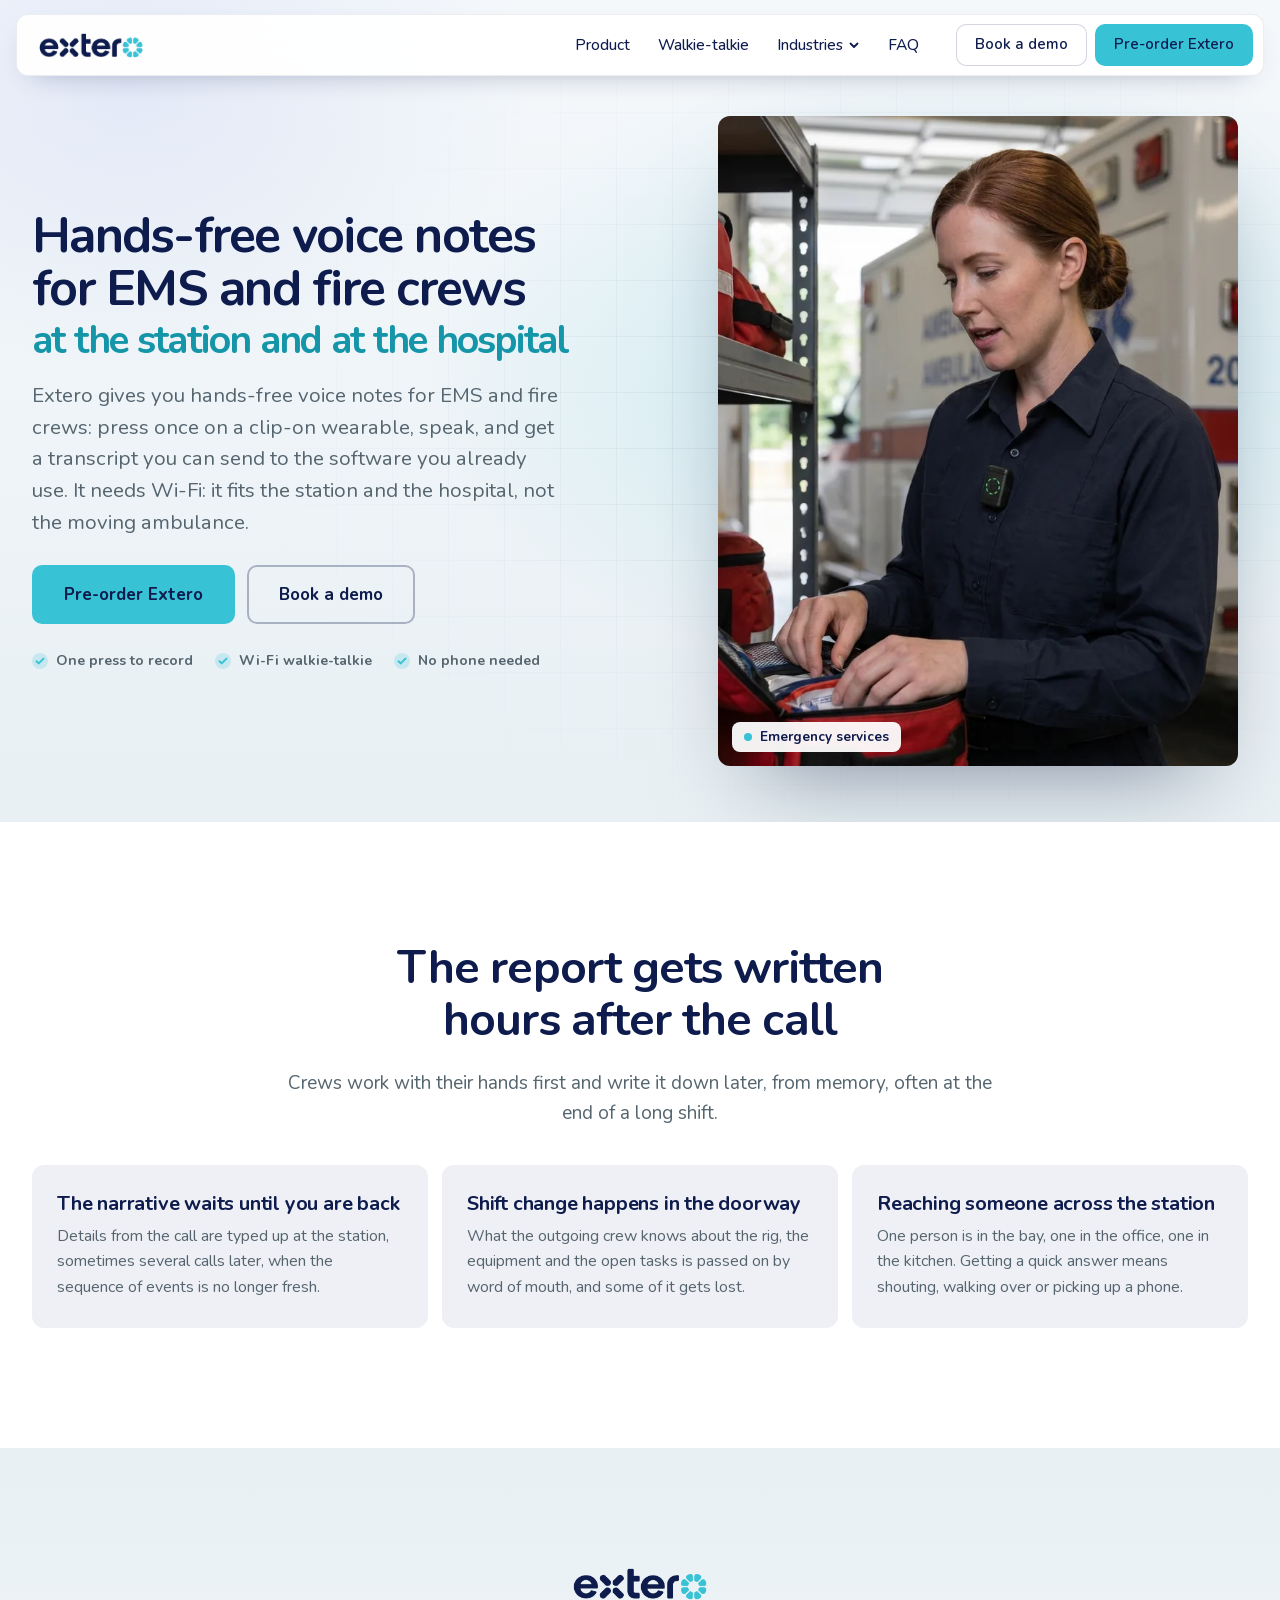
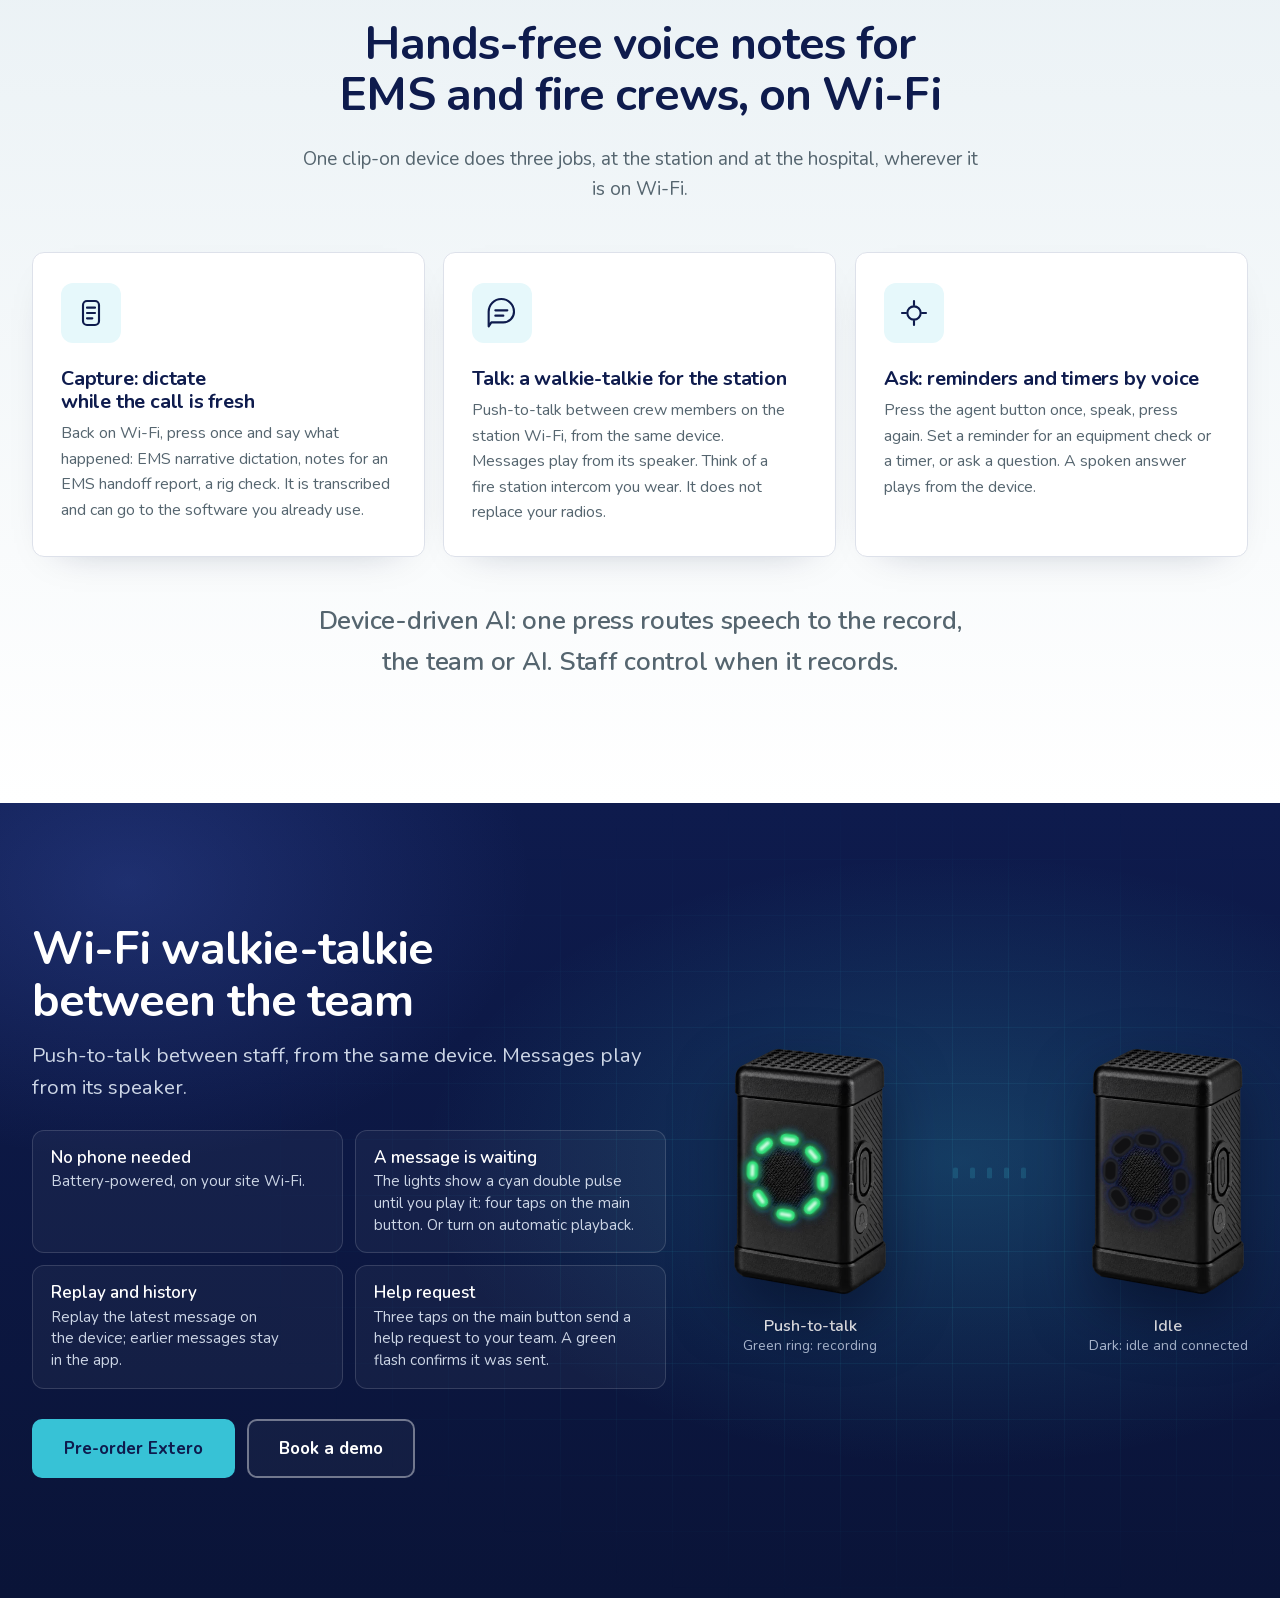
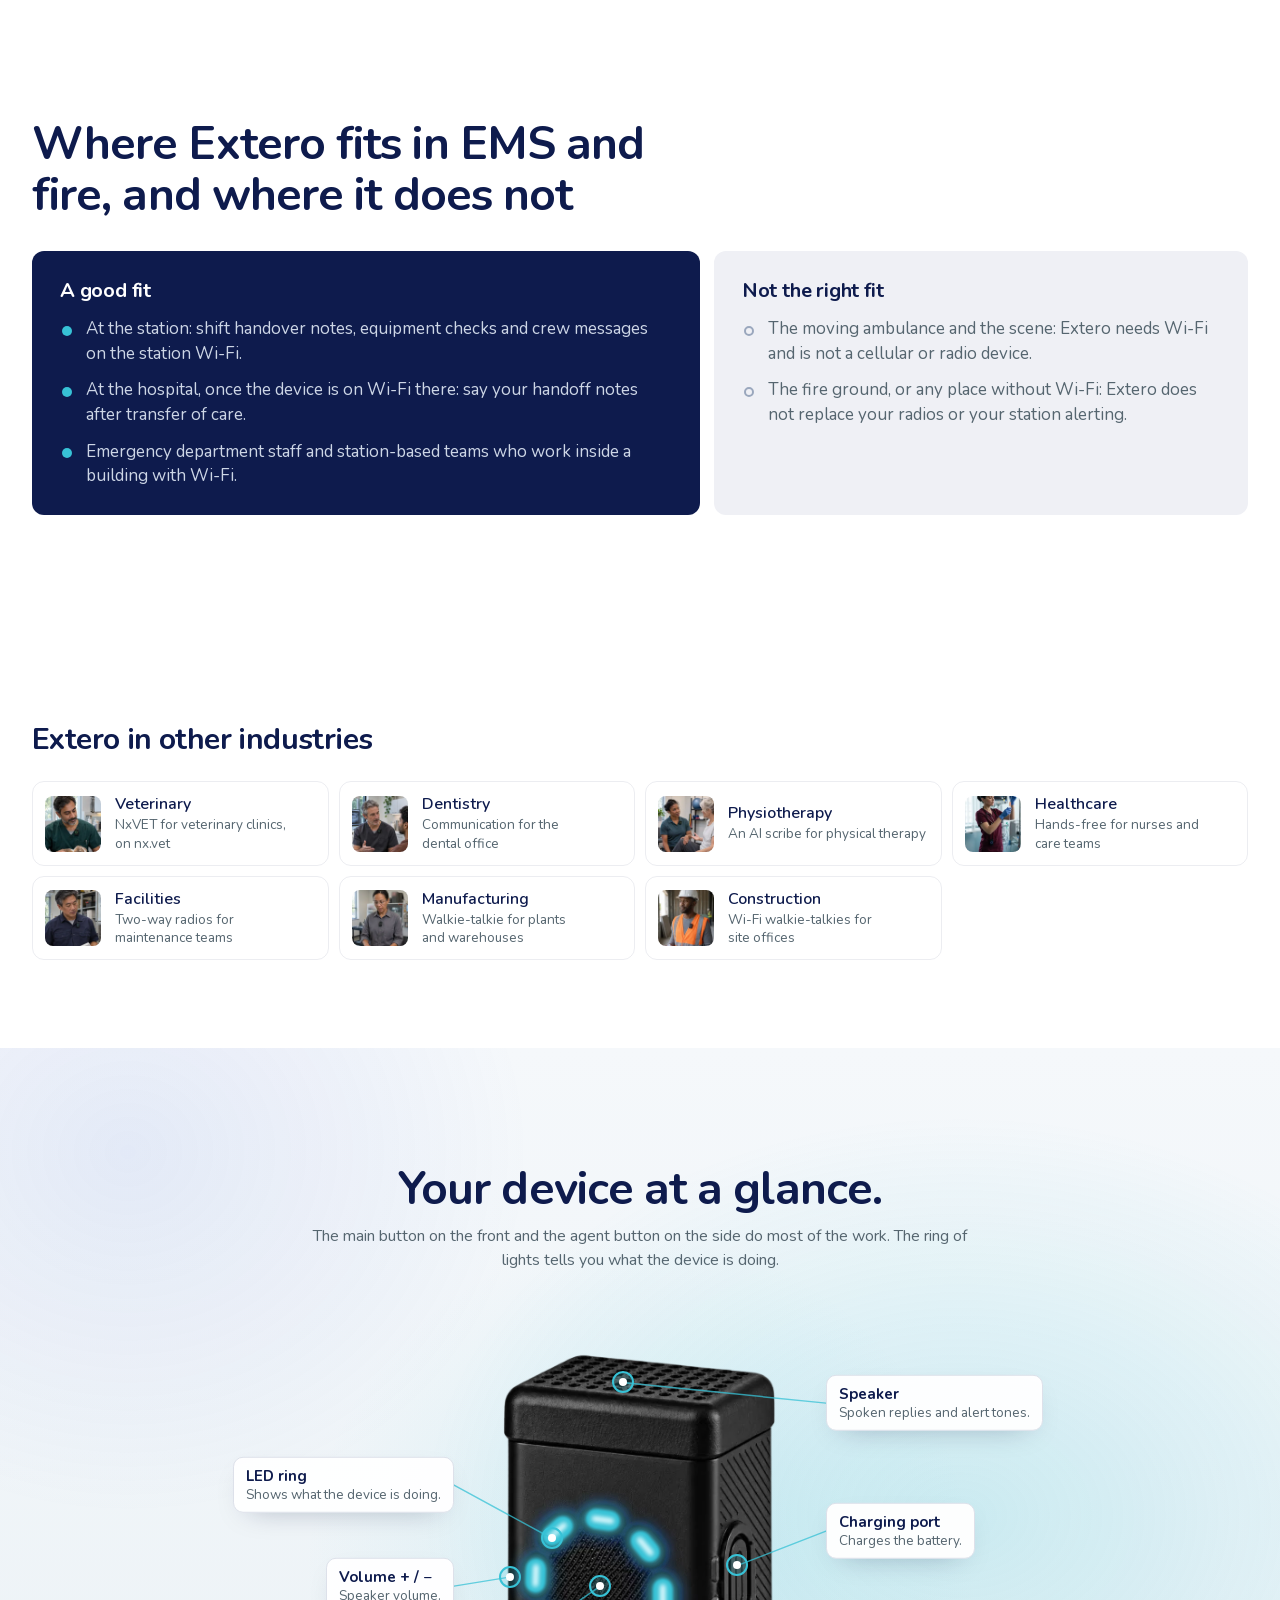
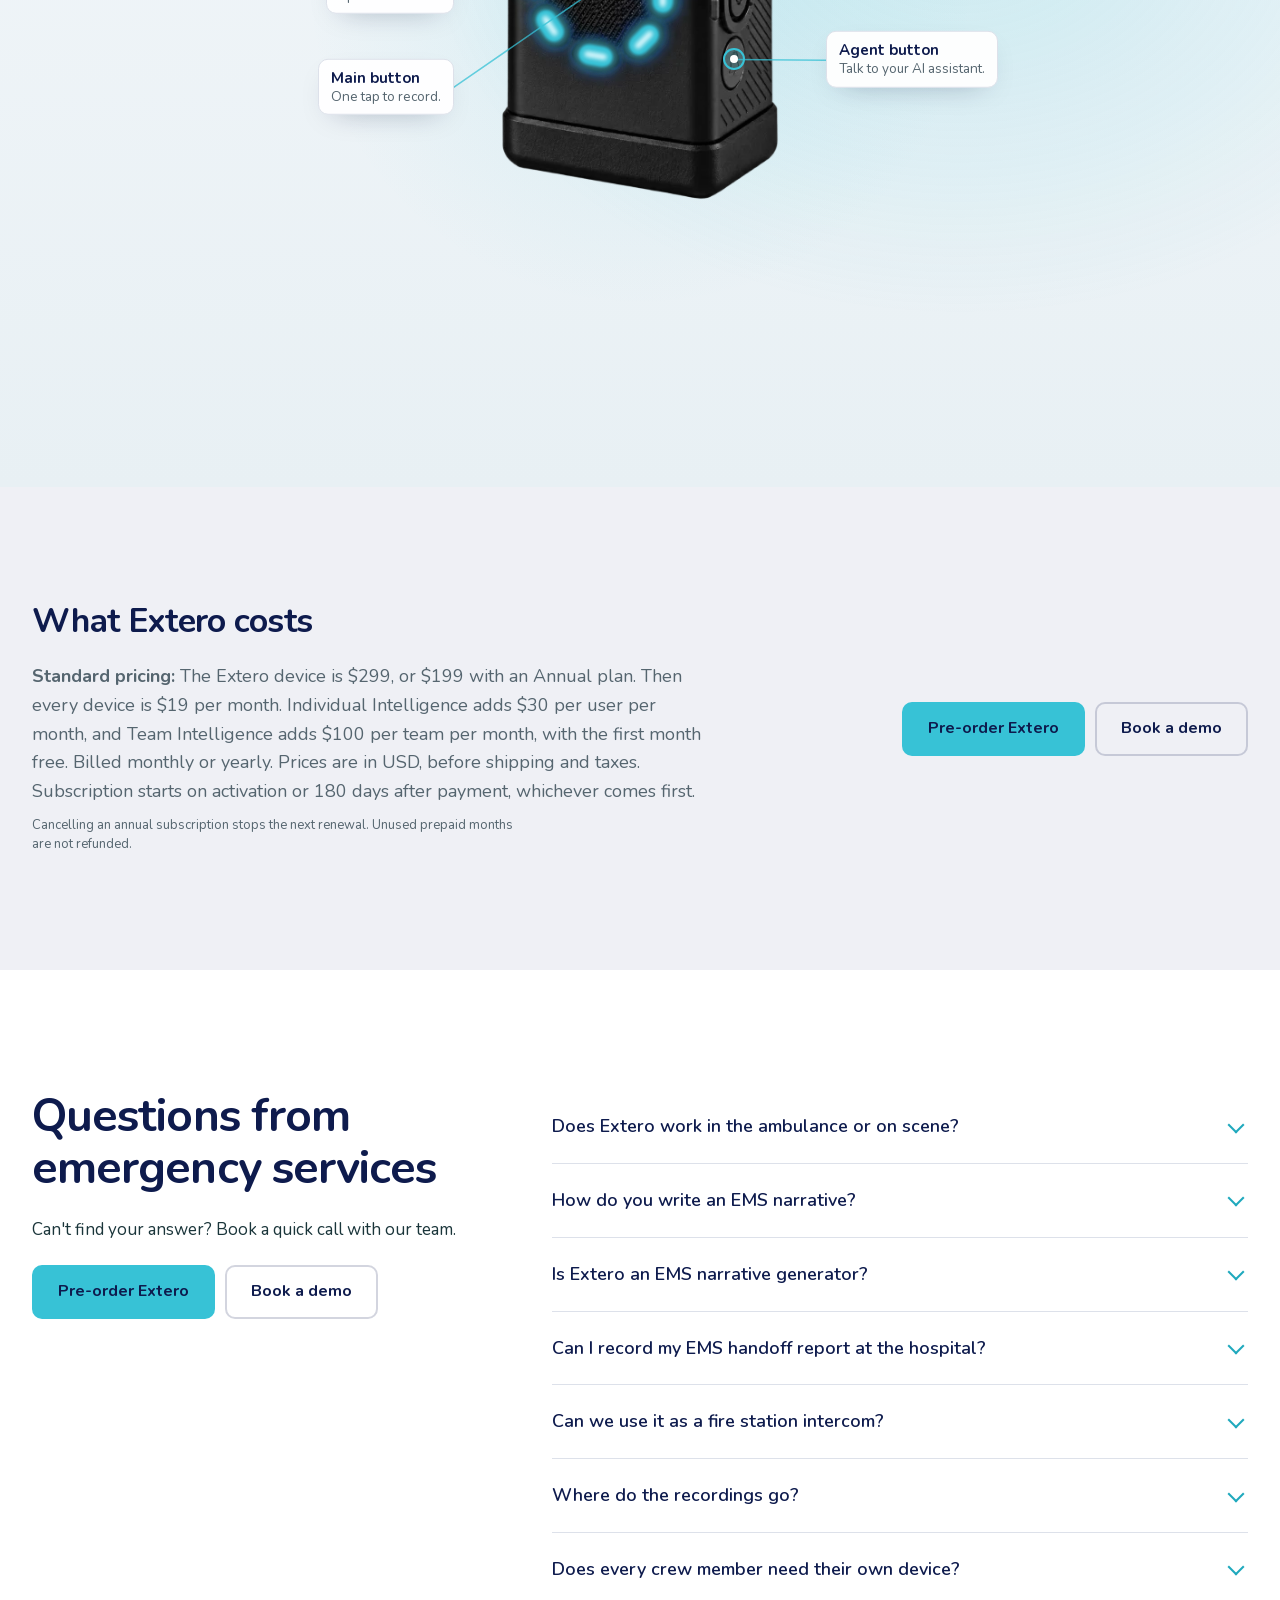
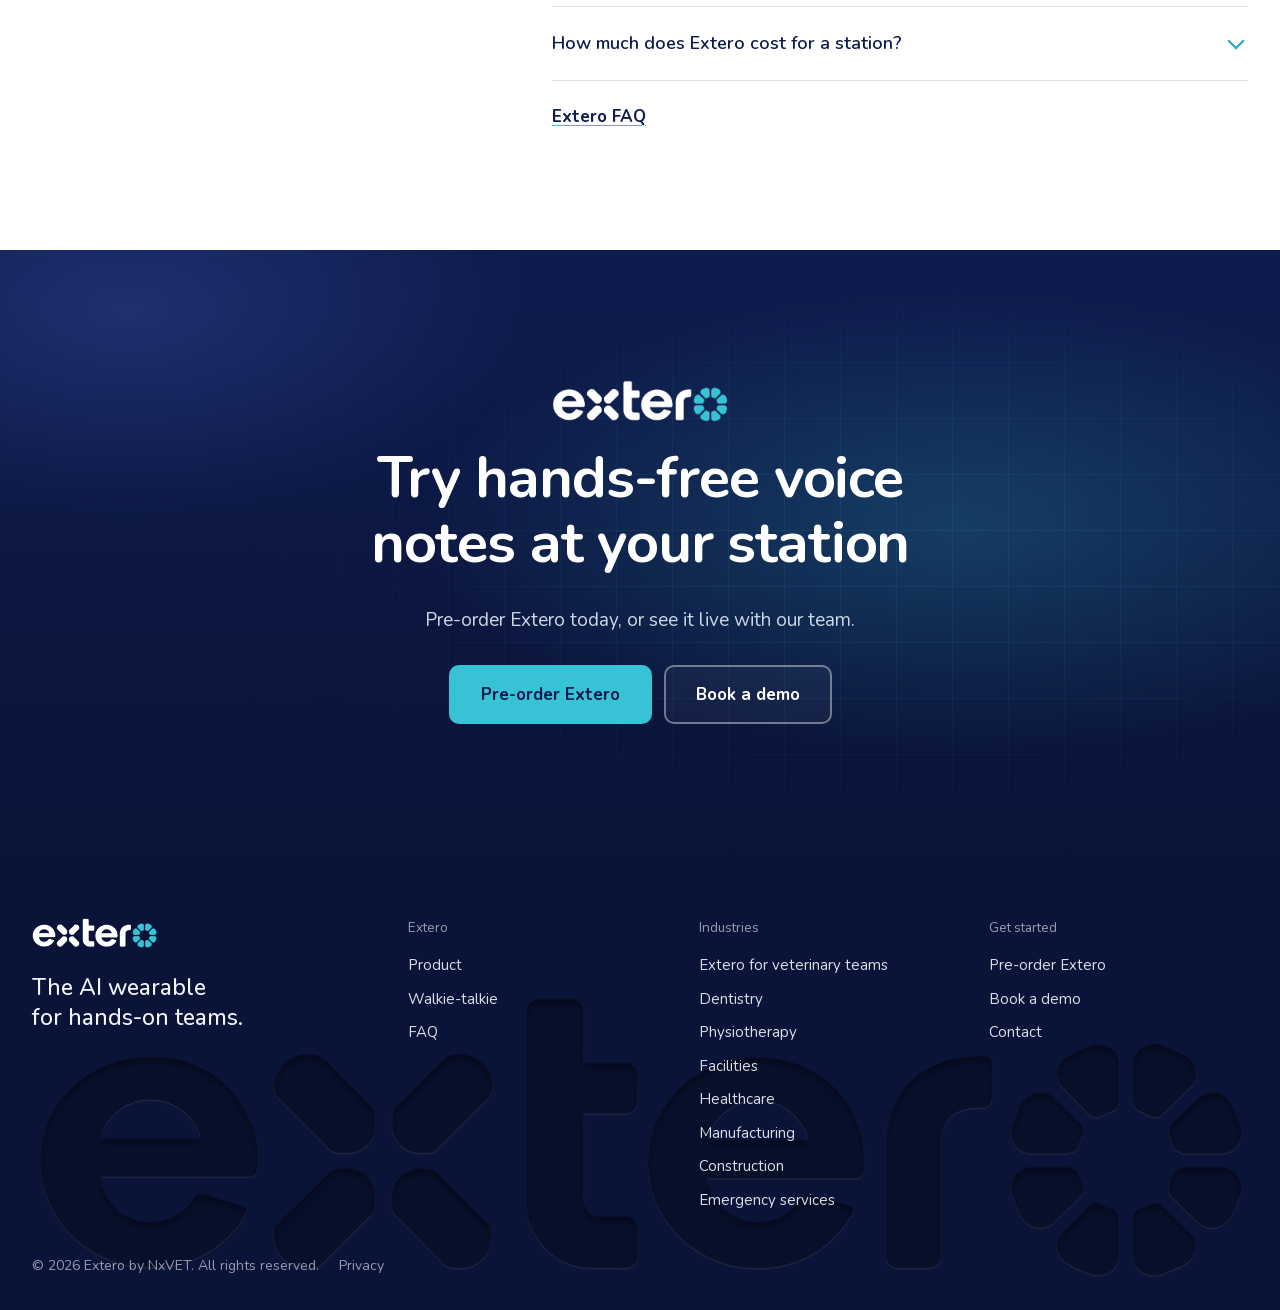
<file: emergency-services/index.html>
<!doctype html>
<html lang="en">
<head>
<meta charset="utf-8">
<meta name="viewport" content="width=device-width, initial-scale=1">
<meta name="robots" content="noindex, nofollow">
<title>Hands-free voice notes for EMS and fire crews | Extero</title>
<meta name="description" content="Hands-free voice notes for EMS and fire crews at the station and the hospital: a clip-on Wi-Fi wearable that records, transcribes and talks.">
<link rel="canonical" href="https://extero.ai/emergency-services/">
<meta name="theme-color" content="#0e1b4d">
<meta property="og:type" content="website">
<meta property="og:site_name" content="Extero">
<meta property="og:title" content="Hands-free voice notes for EMS and fire crews | Extero">
<meta property="og:description" content="Hands-free voice notes for EMS and fire crews at the station and the hospital: a clip-on Wi-Fi wearable that records, transcribes and talks.">
<meta property="og:url" content="https://extero.ai/emergency-services/">
<meta property="og:image" content="https://extero.ai/assets/img/og-extero.jpg">
<meta property="og:image:width" content="1200">
<meta property="og:image:height" content="630">
<meta property="og:image:alt" content="Extero worn by a dentist, a maintenance technician, a physiotherapist and a machinist">
<meta name="twitter:card" content="summary_large_image">
<meta name="twitter:title" content="Hands-free voice notes for EMS and fire crews | Extero">
<meta name="twitter:description" content="Hands-free voice notes for EMS and fire crews at the station and the hospital: a clip-on Wi-Fi wearable that records, transcribes and talks.">
<meta name="twitter:image" content="https://extero.ai/assets/img/og-extero.jpg">
<link rel="icon" href="/favicon.ico" sizes="48x48">
<link rel="icon" type="image/svg+xml" href="/assets/img/favicon.svg">
<link rel="apple-touch-icon" href="/assets/img/apple-touch-icon.png">
<link rel="manifest" href="/site.webmanifest">
<link rel="preload" as="image" href="/assets/video/hero-emergency-services-poster.webp" media="(min-width: 761px)" fetchpriority="high">
<link rel="preload" as="image" href="/assets/video/hero-emergency-services-poster-480.webp" media="(max-width: 760px)" fetchpriority="high">
<link rel="preload" href="/assets/fonts/nunito-latin.woff2" as="font" type="font/woff2" crossorigin>
<link rel="stylesheet" href="/assets/bundles/site-e1bb4ed191b1.css">







</head>
<!-- Generated by build.mjs from index.html (industry page: Emergency services). Do not edit: change index.html or build.mjs and run it again. -->
<body data-demo-url="https://calendar.app.google/ThBtd39a37VWiKsW6">

<header class="hd" id="hd">
  <a class="hd-skip" href="#main">Skip to content</a>
  <div class="hd-bar">
    <a class="hd-logo" href="/" aria-label="Extero, home"><span class="xmark" aria-hidden="true"></span></a>
    <nav class="hd-nav" aria-label="Main">
      <a href="/products/extero/">Product</a>
      <a href="/walkie-talkie/">Walkie-talkie</a>
      <div class="hd-dd">
        <button type="button" aria-expanded="false" aria-controls="hd-dd-ind">Industries<svg viewBox="0 0 12 12" aria-hidden="true"><path d="M2.5 4.5l3.5 3.5 3.5-3.5"/></svg></button>
        <div class="hd-dd-panel" id="hd-dd-ind">
          <div class="hd-dd-col">
            <p class="hd-dd-t">Clinics</p>
            <a class="hd-ind" href="https://nx.vet/" rel="noopener" data-nav-ind="veterinary" style="--i:0"><span class="hd-ind-img"><img src="/assets/img/nav-veterinary.webp" alt="" width="240" height="240" loading="lazy" decoding="async"></span><span class="hd-ind-txt"><strong>Veterinary<svg class="hd-ind-ext" viewBox="0 0 12 12" aria-hidden="true"><path d="M4 2.5h5.5V8M9.5 2.5L3 9"/></svg></strong><small>NxVET for veterinary clinics, on nx.vet</small></span></a>
            <a class="hd-ind" href="/dentistry/" data-nav-ind="dentistry" style="--i:1"><span class="hd-ind-img"><img src="/assets/img/nav-dentistry.webp" alt="" width="240" height="240" loading="lazy" decoding="async"></span><span class="hd-ind-txt"><strong>Dentistry</strong><small>Communication for the dental office</small></span></a>
            <a class="hd-ind" href="/physiotherapy/" data-nav-ind="physiotherapy" style="--i:2"><span class="hd-ind-img"><img src="/assets/img/nav-physiotherapy.webp" alt="" width="240" height="240" loading="lazy" decoding="async"></span><span class="hd-ind-txt"><strong>Physiotherapy</strong><small>An AI scribe for physical therapy</small></span></a>
            <a class="hd-ind" href="/healthcare/" data-nav-ind="healthcare" style="--i:3"><span class="hd-ind-img"><img src="/assets/img/nav-healthcare.webp" alt="" width="240" height="240" loading="lazy" decoding="async"></span><span class="hd-ind-txt"><strong>Healthcare</strong><small>Hands-free for nurses and care teams</small></span></a>
          </div>
          <div class="hd-dd-col">
            <p class="hd-dd-t">Field and floor teams</p>
            <a class="hd-ind" href="/facilities-maintenance/" data-nav-ind="facilities-maintenance" style="--i:4"><span class="hd-ind-img"><img src="/assets/img/nav-facilities-maintenance.webp" alt="" width="240" height="240" loading="lazy" decoding="async"></span><span class="hd-ind-txt"><strong>Facilities</strong><small>Two-way radios for maintenance teams</small></span></a>
            <a class="hd-ind" href="/manufacturing/" data-nav-ind="manufacturing" style="--i:5"><span class="hd-ind-img"><img src="/assets/img/nav-manufacturing.webp" alt="" width="240" height="240" loading="lazy" decoding="async"></span><span class="hd-ind-txt"><strong>Manufacturing</strong><small>Walkie-talkie for plants and warehouses</small></span></a>
            <a class="hd-ind" href="/construction/" data-nav-ind="construction" style="--i:6"><span class="hd-ind-img"><img src="/assets/img/nav-construction.webp" alt="" width="240" height="240" loading="lazy" decoding="async"></span><span class="hd-ind-txt"><strong>Construction</strong><small>Wi-Fi walkie-talkies for site offices</small></span></a>
            <a class="hd-ind" href="/emergency-services/" data-nav-ind="emergency-services" aria-current="page" style="--i:7"><span class="hd-ind-img"><img src="/assets/img/nav-emergency-services.webp" alt="" width="240" height="240" loading="lazy" decoding="async"></span><span class="hd-ind-txt"><strong>Emergency services</strong><small>Voice notes for EMS and fire crews</small></span></a>
          </div>
          <p class="hd-dd-foot">Not sure Extero fits your team? <a href="https://calendar.app.google/ThBtd39a37VWiKsW6" data-demo>Book a demo<svg viewBox="0 0 12 12" aria-hidden="true"><path d="M2.5 6h7M6.5 3l3 3-3 3"/></svg></a></p>
        </div>
      </div>
      <a href="/faq/">FAQ</a>
    </nav>
    <details class="hd-menu">
      <summary aria-label="Menu"><span aria-hidden="true"></span></summary>
      <nav aria-label="Menu">
        <a href="/products/extero/">Product</a>
        <a href="/walkie-talkie/">Walkie-talkie</a>
        <a href="/faq/">FAQ</a>
        <details class="hd-industry-list"><summary>Industries</summary><div class="hd-industry-links">
        <a class="hd-menu-ind" href="https://nx.vet/" rel="noopener" data-nav-ind="veterinary"><img src="/assets/img/nav-veterinary.webp" alt="" width="240" height="240" loading="lazy" decoding="async"><span>Veterinary<small>nx.vet</small></span></a>
        <a class="hd-menu-ind" href="/dentistry/" data-nav-ind="dentistry"><img src="/assets/img/nav-dentistry.webp" alt="" width="240" height="240" loading="lazy" decoding="async"><span>Dentistry</span></a>
        <a class="hd-menu-ind" href="/physiotherapy/" data-nav-ind="physiotherapy"><img src="/assets/img/nav-physiotherapy.webp" alt="" width="240" height="240" loading="lazy" decoding="async"><span>Physiotherapy</span></a>
        <a class="hd-menu-ind" href="/facilities-maintenance/" data-nav-ind="facilities-maintenance"><img src="/assets/img/nav-facilities-maintenance.webp" alt="" width="240" height="240" loading="lazy" decoding="async"><span>Facilities</span></a>
        <a class="hd-menu-ind" href="/healthcare/" data-nav-ind="healthcare"><img src="/assets/img/nav-healthcare.webp" alt="" width="240" height="240" loading="lazy" decoding="async"><span>Healthcare</span></a>
        <a class="hd-menu-ind" href="/manufacturing/" data-nav-ind="manufacturing"><img src="/assets/img/nav-manufacturing.webp" alt="" width="240" height="240" loading="lazy" decoding="async"><span>Manufacturing</span></a>
        <a class="hd-menu-ind" href="/construction/" data-nav-ind="construction"><img src="/assets/img/nav-construction.webp" alt="" width="240" height="240" loading="lazy" decoding="async"><span>Construction</span></a>
        <a class="hd-menu-ind" href="/emergency-services/" data-nav-ind="emergency-services" aria-current="page"><img src="/assets/img/nav-emergency-services.webp" alt="" width="240" height="240" loading="lazy" decoding="async"><span>Emergency services</span></a>
        </div></details>
        <a class="hd-menu-cta" href="https://calendar.app.google/ThBtd39a37VWiKsW6" data-demo>Book a demo</a>
      </nav>
    </details>
    <div class="hd-ctas">
      <a class="hd-btn hd-btn-ghost" href="https://calendar.app.google/ThBtd39a37VWiKsW6" data-demo>Book a demo</a>
      <a class="hd-btn hd-btn-primary" href="/products/extero/">Pre-order<span class="hd-more">Extero</span></a>
    </div>
  </div>
</header>

<main id="main" tabindex="-1">
<div class="nxh-root nxx nxx-light nxx-pre xo" style="--nxx-device:url('/assets/theme/nx-extero-device-480.webp');--nxx-led-mask:url('/assets/theme/nx-extero-led-mask.png')">

<!-- ATTENTION: the product, worn in several industries -->
<section class="nxx-hero nxh-hero" id="top" aria-label="Hands-free voice notes for EMS and fire crews at the station and at the hospital">
  <div class="nxx-bg" aria-hidden="true"></div>
  <div class="nxh-wrap nxx-hero-grid">
    <div class="nxx-hero-inner">
      <h1 class="xo-ind-h1">Hands-free voice notes for EMS and fire crews<br><span>at the station and at the hospital</span></h1>
      <p class="nxh-lead">Extero gives you hands-free voice notes for EMS and fire crews: press once on a clip-on wearable, speak, and get a transcript you can send to the software you already use. It needs Wi-Fi: it fits the station and the hospital, not the moving ambulance.</p>
      <div class="nxh-hero-actions">
        <a class="nxh-btn nxh-btn-primary nxh-btn-lg" href="/products/extero/">Pre-order Extero</a>
        <a class="nxh-btn nxh-btn-outline-light nxh-btn-lg" href="https://calendar.app.google/ThBtd39a37VWiKsW6" data-demo>Book a demo</a>
      </div>
      <ul class="nxh-hero-trust">
        <li><span>One press to record</span></li>
        <li><span>Wi-Fi walkie-talkie</span></li>
        <li><span>No phone needed</span></li>
      </ul>
    </div>
    <div class="nxx-hero-media">
      <figure class="xo-reel">
        <img src="/assets/video/hero-emergency-services-poster.webp" srcset="/assets/video/hero-emergency-services-poster-480.webp 480w, /assets/video/hero-emergency-services-poster.webp 720w" sizes="(max-width: 760px) 92vw, 520px" width="720" height="900" fetchpriority="high" decoding="async" alt="A paramedic checks a kit bag beside the ambulance, Extero clipped to her uniform with its ring green">
        <figcaption class="xo-reel-tag" aria-hidden="true"><i></i><span data-labels="Emergency services">Emergency services</span></figcaption>
      </figure>
    </div>
  </div>
</section>

<!-- INDUSTRY: the problem, in the buyer's words (_content/industries/emergency-services.json) -->
<section class="nxh-section xo-probs" id="why" style="background:#fff">
  <div class="nxh-wrap">
    <div class="nxh-section-head nxh-center nxh-reveal">
      <h2>The report gets written hours after the call</h2>
      <p>Crews work with their hands first and write it down later, from memory, often at the end of a long shift.</p>
    </div>
    <div class="nxh-benefit-grid xo-probs-grid">
      <article class="nxh-benefit nxh-reveal"><h3>The narrative waits until you are back</h3><p>Details from the call are typed up at the station, sometimes several calls later, when the sequence of events is no longer fresh.</p></article>
      <article class="nxh-benefit nxh-reveal"><h3>Shift change happens in the doorway</h3><p>What the outgoing crew knows about the rig, the equipment and the open tasks is passed on by word of mouth, and some of it gets lost.</p></article>
      <article class="nxh-benefit nxh-reveal"><h3>Reaching someone across the station</h3><p>One person is in the bay, one in the office, one in the kitchen. Getting a quick answer means shouting, walking over or picking up a phone.</p></article>
    </div>
  </div>
</section>

<!-- INTEREST: what it does -->
<section class="nxx-jobs nxx-dark" id="how-it-works">
  <div class="nxh-wrap">
    <div class="nxh-section-head nxh-reveal">
      <span class="nx-xmark nx-xmark-head" aria-hidden="true"></span>
      <h2>Hands-free voice notes for EMS and fire crews, on Wi-Fi</h2>
      <p>One clip-on device does three jobs, at the station and at the hospital, wherever it is on Wi-Fi.</p>
    </div>
    <div class="nxx-jobs-grid">
      <article class="nxx-job nxh-reveal"><span class="xo-job-symbol" aria-hidden="true"><svg viewBox="0 0 24 24"><rect x="6" y="3" width="12" height="18" rx="3"/><path d="M9 8h6M9 12h6M9 16h4"/></svg></span><h3>Capture: dictate while the call is fresh</h3><p>Back on Wi-Fi, press once and say what happened: EMS narrative dictation, notes for an EMS handoff report, a rig check. It is transcribed and can go to the software you already use.</p></article>
      <article class="nxx-job nxh-reveal"><span class="xo-job-symbol" aria-hidden="true"><svg viewBox="0 0 24 24"><path d="M21 11a8 8 0 01-8 8H4l-2 3V11a9 9 0 0119 0z"/><path d="M7 10h9M7 14h6"/></svg></span><h3>Talk: a walkie-talkie for the station</h3><p>Push-to-talk between crew members on the station Wi-Fi, from the same device. Messages play from its speaker. Think of a fire station intercom you wear. It does not replace your radios.</p></article>
      <article class="nxx-job nxh-reveal"><span class="xo-job-symbol" aria-hidden="true"><svg viewBox="0 0 24 24"><path d="M12 3v3M12 18v3M3 12h3M18 12h3"/><circle cx="12" cy="12" r="5"/></svg></span><h3>Ask: reminders and timers by voice</h3><p>Press the agent button once, speak, press again. Set a reminder for an equipment check or a timer, or ask a question. A spoken answer plays from the device.</p></article>
    </div>
    <p class="nxx-scribe-lead nxh-reveal">Device-driven AI: one press routes speech to the record, the team or AI. Staff control when it records.</p>
  </div>
</section>

<!-- INTEREST: the walkie-talkie, on a navy band so it stands out -->
<section class="xo-talk" id="walkie-talkie" aria-labelledby="xo-talk-title">
  <div class="nxh-hero-bg" aria-hidden="true"></div>
  <div class="nxh-wrap xo-talk-grid">
    <div class="xo-talk-copy">
      <h2 id="xo-talk-title" class="nxh-reveal">Wi-Fi walkie-talkie between the team</h2>
      <p class="nxh-lead nxh-reveal">Push-to-talk between staff, from the same device. Messages play from its speaker.</p>
      <ul class="xo-talk-list">
        <li class="nxh-reveal"><strong>No phone needed</strong>Battery-powered, on your site Wi-Fi.</li>
        <li class="nxh-reveal"><strong>A message is waiting</strong>The lights show a cyan double pulse until you play it: four taps on the main button. Or turn on automatic playback.</li>
        <li class="nxh-reveal"><strong>Replay and history</strong>Replay the latest message on the device; earlier messages stay in the app.</li>
        <li class="nxh-reveal"><strong>Help request</strong>Three taps on the main button send a help request to your team. A green flash confirms it was sent.</li>
</ul>
      <div class="nxh-hero-actions nxh-reveal">
        <a class="nxh-btn nxh-btn-primary nxh-btn-lg" href="/products/extero/">Pre-order Extero</a>
        <a class="nxh-btn nxh-btn-outline-light nxh-btn-lg" href="https://calendar.app.google/ThBtd39a37VWiKsW6" data-demo>Book a demo</a>
      </div>
    </div>
    <div class="xo-talk-stage nxh-reveal" data-phase="send" aria-hidden="true">
      <div class="xo-talk-unit"><div class="nxx-device xo-talk-dev" data-led="green"><img class="nxx-device-img" src="/assets/theme/nx-extero-device-480.webp" srcset="/assets/theme/nx-extero-device-320.webp 320w, /assets/theme/nx-extero-device-480.webp 480w" sizes="180px" width="760" height="1201" loading="lazy" decoding="async" alt="An Extero with its ring of lights green: recording"><span class="nxx-led-base" aria-hidden="true"></span><svg class="nxx-leds" viewBox="0 0 760 1201" aria-hidden="true" focusable="false"><g class="nxx-unlit"><g transform="translate(282.6 450.3) rotate(8)"><rect class="s" x="-62" y="-42" width="124" height="84" rx="42"/><rect class="o" x="-45" y="-26" width="90" height="52" rx="26"/></g><g transform="translate(393.6 520.0) rotate(50)"><rect class="s" x="-62" y="-42" width="124" height="84" rx="42"/><rect class="o" x="-45" y="-26" width="90" height="52" rx="26"/></g><g transform="translate(439.7 648.7) rotate(-90)"><rect class="s" x="-62" y="-42" width="124" height="84" rx="42"/><rect class="o" x="-45" y="-26" width="90" height="52" rx="26"/></g><g transform="translate(390.1 765.0) rotate(-45)"><rect class="s" x="-62" y="-42" width="124" height="84" rx="42"/><rect class="o" x="-45" y="-26" width="90" height="52" rx="26"/></g><g transform="translate(263.8 806.2) rotate(10)"><rect class="s" x="-62" y="-42" width="124" height="84" rx="42"/><rect class="o" x="-45" y="-26" width="90" height="52" rx="26"/></g><g transform="translate(144.2 728.1) rotate(56)"><rect class="s" x="-62" y="-42" width="124" height="84" rx="42"/><rect class="o" x="-45" y="-26" width="90" height="52" rx="26"/></g><g transform="translate(106.7 596.4) rotate(-88)"><rect class="s" x="-62" y="-42" width="124" height="84" rx="42"/><rect class="o" x="-45" y="-26" width="90" height="52" rx="26"/></g><g transform="translate(164.1 479.3) rotate(-41)"><rect class="s" x="-62" y="-42" width="124" height="84" rx="42"/><rect class="o" x="-45" y="-26" width="90" height="52" rx="26"/></g></g><g class="nxx-pill" style="--i:0" transform="translate(282.6 450.3) rotate(8)"><rect class="h" x="-58" y="-38" width="116" height="76" rx="38"/><rect class="b" x="-45" y="-26" width="90" height="52" rx="26"/><rect class="k" x="-30" y="-8" width="60" height="16" rx="8"/></g><g class="nxx-pill" style="--i:1" transform="translate(393.6 520.0) rotate(50)"><rect class="h" x="-58" y="-38" width="116" height="76" rx="38"/><rect class="b" x="-45" y="-26" width="90" height="52" rx="26"/><rect class="k" x="-30" y="-8" width="60" height="16" rx="8"/></g><g class="nxx-pill" style="--i:2" transform="translate(439.7 648.7) rotate(-90)"><rect class="h" x="-58" y="-38" width="116" height="76" rx="38"/><rect class="b" x="-45" y="-26" width="90" height="52" rx="26"/><rect class="k" x="-30" y="-8" width="60" height="16" rx="8"/></g><g class="nxx-pill" style="--i:3" transform="translate(390.1 765.0) rotate(-45)"><rect class="h" x="-58" y="-38" width="116" height="76" rx="38"/><rect class="b" x="-45" y="-26" width="90" height="52" rx="26"/><rect class="k" x="-30" y="-8" width="60" height="16" rx="8"/></g><g class="nxx-pill" style="--i:4" transform="translate(263.8 806.2) rotate(10)"><rect class="h" x="-58" y="-38" width="116" height="76" rx="38"/><rect class="b" x="-45" y="-26" width="90" height="52" rx="26"/><rect class="k" x="-30" y="-8" width="60" height="16" rx="8"/></g><g class="nxx-pill" style="--i:5" transform="translate(144.2 728.1) rotate(56)"><rect class="h" x="-58" y="-38" width="116" height="76" rx="38"/><rect class="b" x="-45" y="-26" width="90" height="52" rx="26"/><rect class="k" x="-30" y="-8" width="60" height="16" rx="8"/></g><g class="nxx-pill" style="--i:6" transform="translate(106.7 596.4) rotate(-88)"><rect class="h" x="-58" y="-38" width="116" height="76" rx="38"/><rect class="b" x="-45" y="-26" width="90" height="52" rx="26"/><rect class="k" x="-30" y="-8" width="60" height="16" rx="8"/></g><g class="nxx-pill" style="--i:7" transform="translate(164.1 479.3) rotate(-41)"><rect class="h" x="-58" y="-38" width="116" height="76" rx="38"/><rect class="b" x="-45" y="-26" width="90" height="52" rx="26"/><rect class="k" x="-30" y="-8" width="60" height="16" rx="8"/></g></svg></div><p><b>Green ring</b>Recording</p></div>
      <div class="xo-talk-waves"><i></i><i></i><i></i><i></i><i></i></div>
      <div class="xo-talk-unit"><div class="nxx-device xo-talk-dev" data-led="off"><img class="nxx-device-img" src="/assets/theme/nx-extero-device-480.webp" srcset="/assets/theme/nx-extero-device-320.webp 320w, /assets/theme/nx-extero-device-480.webp 480w" sizes="180px" width="760" height="1201" loading="lazy" decoding="async" alt="A second Extero with its ring of lights cyan: a message is playing"><span class="nxx-led-base" aria-hidden="true"></span><svg class="nxx-leds" viewBox="0 0 760 1201" aria-hidden="true" focusable="false"><g class="nxx-unlit"><g transform="translate(282.6 450.3) rotate(8)"><rect class="s" x="-62" y="-42" width="124" height="84" rx="42"/><rect class="o" x="-45" y="-26" width="90" height="52" rx="26"/></g><g transform="translate(393.6 520.0) rotate(50)"><rect class="s" x="-62" y="-42" width="124" height="84" rx="42"/><rect class="o" x="-45" y="-26" width="90" height="52" rx="26"/></g><g transform="translate(439.7 648.7) rotate(-90)"><rect class="s" x="-62" y="-42" width="124" height="84" rx="42"/><rect class="o" x="-45" y="-26" width="90" height="52" rx="26"/></g><g transform="translate(390.1 765.0) rotate(-45)"><rect class="s" x="-62" y="-42" width="124" height="84" rx="42"/><rect class="o" x="-45" y="-26" width="90" height="52" rx="26"/></g><g transform="translate(263.8 806.2) rotate(10)"><rect class="s" x="-62" y="-42" width="124" height="84" rx="42"/><rect class="o" x="-45" y="-26" width="90" height="52" rx="26"/></g><g transform="translate(144.2 728.1) rotate(56)"><rect class="s" x="-62" y="-42" width="124" height="84" rx="42"/><rect class="o" x="-45" y="-26" width="90" height="52" rx="26"/></g><g transform="translate(106.7 596.4) rotate(-88)"><rect class="s" x="-62" y="-42" width="124" height="84" rx="42"/><rect class="o" x="-45" y="-26" width="90" height="52" rx="26"/></g><g transform="translate(164.1 479.3) rotate(-41)"><rect class="s" x="-62" y="-42" width="124" height="84" rx="42"/><rect class="o" x="-45" y="-26" width="90" height="52" rx="26"/></g></g><g class="nxx-pill" style="--i:0" transform="translate(282.6 450.3) rotate(8)"><rect class="h" x="-58" y="-38" width="116" height="76" rx="38"/><rect class="b" x="-45" y="-26" width="90" height="52" rx="26"/><rect class="k" x="-30" y="-8" width="60" height="16" rx="8"/></g><g class="nxx-pill" style="--i:1" transform="translate(393.6 520.0) rotate(50)"><rect class="h" x="-58" y="-38" width="116" height="76" rx="38"/><rect class="b" x="-45" y="-26" width="90" height="52" rx="26"/><rect class="k" x="-30" y="-8" width="60" height="16" rx="8"/></g><g class="nxx-pill" style="--i:2" transform="translate(439.7 648.7) rotate(-90)"><rect class="h" x="-58" y="-38" width="116" height="76" rx="38"/><rect class="b" x="-45" y="-26" width="90" height="52" rx="26"/><rect class="k" x="-30" y="-8" width="60" height="16" rx="8"/></g><g class="nxx-pill" style="--i:3" transform="translate(390.1 765.0) rotate(-45)"><rect class="h" x="-58" y="-38" width="116" height="76" rx="38"/><rect class="b" x="-45" y="-26" width="90" height="52" rx="26"/><rect class="k" x="-30" y="-8" width="60" height="16" rx="8"/></g><g class="nxx-pill" style="--i:4" transform="translate(263.8 806.2) rotate(10)"><rect class="h" x="-58" y="-38" width="116" height="76" rx="38"/><rect class="b" x="-45" y="-26" width="90" height="52" rx="26"/><rect class="k" x="-30" y="-8" width="60" height="16" rx="8"/></g><g class="nxx-pill" style="--i:5" transform="translate(144.2 728.1) rotate(56)"><rect class="h" x="-58" y="-38" width="116" height="76" rx="38"/><rect class="b" x="-45" y="-26" width="90" height="52" rx="26"/><rect class="k" x="-30" y="-8" width="60" height="16" rx="8"/></g><g class="nxx-pill" style="--i:6" transform="translate(106.7 596.4) rotate(-88)"><rect class="h" x="-58" y="-38" width="116" height="76" rx="38"/><rect class="b" x="-45" y="-26" width="90" height="52" rx="26"/><rect class="k" x="-30" y="-8" width="60" height="16" rx="8"/></g><g class="nxx-pill" style="--i:7" transform="translate(164.1 479.3) rotate(-41)"><rect class="h" x="-58" y="-38" width="116" height="76" rx="38"/><rect class="b" x="-45" y="-26" width="90" height="52" rx="26"/><rect class="k" x="-30" y="-8" width="60" height="16" rx="8"/></g></svg></div><p><b>Cyan</b>A message is playing</p></div>
    </div>
  </div>
</section>

<!-- INDUSTRY: where it fits, and where it does not -->
<section class="nxh-section xo-fit" id="fit" style="background:#fff">
  <div class="nxh-wrap">
    <div class="nxh-section-head nxh-reveal">
      <h2>Where Extero fits in EMS and fire, and where it does not</h2>
    </div>
    <div class="xo-fit-grid">
      <div class="xo-fit-col xo-fit-yes nxh-reveal">
        <h3>A good fit</h3>
        <ul>
          <li>At the station: shift handover notes, equipment checks and crew messages on the station Wi-Fi.</li>
          <li>At the hospital, once the device is on Wi-Fi there: say your handoff notes after transfer of care.</li>
          <li>Emergency department staff and station-based teams who work inside a building with Wi-Fi.</li>
        </ul>
      </div>
      <div class="xo-fit-col xo-fit-no nxh-reveal">
        <h3>Not the right fit</h3>
        <ul>
          <li>The moving ambulance and the scene: Extero needs Wi-Fi and is not a cellular or radio device.</li>
          <li>The fire ground, or any place without Wi-Fi: Extero does not replace your radios or your station alerting.</li>
        </ul>
      </div>
    </div>
  </div>
</section>

<!-- INTEREST: industries -->
<section class="xo-related" aria-labelledby="xo-related-t">
  <div class="nxh-wrap">
    <h2 id="xo-related-t">Extero in other industries</h2>
    <div class="xo-related-grid">
      <a class="xo-rel" href="https://nx.vet/" rel="noopener"><img src="/assets/img/nav-veterinary.webp" alt="" width="240" height="240" loading="lazy" decoding="async"><span><strong>Veterinary</strong><small>NxVET for veterinary clinics, on nx.vet</small></span></a>
      <a class="xo-rel" href="/dentistry/"><img src="/assets/img/nav-dentistry.webp" alt="" width="240" height="240" loading="lazy" decoding="async"><span><strong>Dentistry</strong><small>Communication for the dental office</small></span></a>
      <a class="xo-rel" href="/physiotherapy/"><img src="/assets/img/nav-physiotherapy.webp" alt="" width="240" height="240" loading="lazy" decoding="async"><span><strong>Physiotherapy</strong><small>An AI scribe for physical therapy</small></span></a>
      <a class="xo-rel" href="/healthcare/"><img src="/assets/img/nav-healthcare.webp" alt="" width="240" height="240" loading="lazy" decoding="async"><span><strong>Healthcare</strong><small>Hands-free for nurses and care teams</small></span></a>
      <a class="xo-rel" href="/facilities-maintenance/"><img src="/assets/img/nav-facilities-maintenance.webp" alt="" width="240" height="240" loading="lazy" decoding="async"><span><strong>Facilities</strong><small>Two-way radios for maintenance teams</small></span></a>
      <a class="xo-rel" href="/manufacturing/"><img src="/assets/img/nav-manufacturing.webp" alt="" width="240" height="240" loading="lazy" decoding="async"><span><strong>Manufacturing</strong><small>Walkie-talkie for plants and warehouses</small></span></a>
      <a class="xo-rel" href="/construction/"><img src="/assets/img/nav-construction.webp" alt="" width="240" height="240" loading="lazy" decoding="async"><span><strong>Construction</strong><small>Wi-Fi walkie-talkies for site offices</small></span></a>
    </div>
  </div>
</section>

<!-- DESIRE: the device (markup and behaviour from nx.vet) -->
<section class="nxx-glance" id="glance" aria-labelledby="nxx-glance-title">
  <div class="nxh-wrap">
    <div class="nxx-glance-head nxh-reveal">
      <h2 id="nxx-glance-title">Your device at a glance.</h2>
      <p>The main button on the front and the agent button on the side do most of the work. The ring of lights tells you what the device is doing.</p>
    </div>
    <div class="nxx-glance-stage">
      <div class="nxx-fly">
      <div class="nxx-device" data-led="off">
        <img class="nxx-device-img" src="/assets/theme/nx-extero-device-760.webp" srcset="/assets/theme/nx-extero-device-320.webp 320w, /assets/theme/nx-extero-device-480.webp 480w, /assets/theme/nx-extero-device-760.webp 760w" sizes="(max-width: 760px) 50vw, 24vw" width="760" height="1201" loading="lazy" decoding="async" alt="The Extero device: a black clip-on wearable with a ring of eight lights around the main button on the front; the charging port and the round agent button sit on the side">
        <span class="nxx-led-base" aria-hidden="true"></span>
        
        <svg class="nxx-leds" viewBox="0 0 760 1201" aria-hidden="true" focusable="false"><defs><filter id="nxx-led-halo" x="-80%" y="-80%" width="260%" height="260%"><feGaussianBlur stdDeviation="18"/></filter><filter id="nxx-led-soft" x="-30%" y="-40%" width="160%" height="180%"><feGaussianBlur stdDeviation="2.4"/></filter><filter id="nxx-led-core" x="-40%" y="-120%" width="180%" height="340%"><feGaussianBlur stdDeviation="5"/></filter><filter id="nxx-led-shroud" x="-40%" y="-50%" width="180%" height="200%"><feGaussianBlur stdDeviation="9"/></filter></defs><g class="nxx-unlit"><g transform="translate(282.6 450.3) rotate(8)"><rect class="s" x="-62" y="-42" width="124" height="84" rx="42"/><rect class="o" x="-45" y="-26" width="90" height="52" rx="26"/></g><g transform="translate(393.6 520.0) rotate(50)"><rect class="s" x="-62" y="-42" width="124" height="84" rx="42"/><rect class="o" x="-45" y="-26" width="90" height="52" rx="26"/></g><g transform="translate(439.7 648.7) rotate(-90)"><rect class="s" x="-62" y="-42" width="124" height="84" rx="42"/><rect class="o" x="-45" y="-26" width="90" height="52" rx="26"/></g><g transform="translate(390.1 765.0) rotate(-45)"><rect class="s" x="-62" y="-42" width="124" height="84" rx="42"/><rect class="o" x="-45" y="-26" width="90" height="52" rx="26"/></g><g transform="translate(263.8 806.2) rotate(10)"><rect class="s" x="-62" y="-42" width="124" height="84" rx="42"/><rect class="o" x="-45" y="-26" width="90" height="52" rx="26"/></g><g transform="translate(144.2 728.1) rotate(56)"><rect class="s" x="-62" y="-42" width="124" height="84" rx="42"/><rect class="o" x="-45" y="-26" width="90" height="52" rx="26"/></g><g transform="translate(106.7 596.4) rotate(-88)"><rect class="s" x="-62" y="-42" width="124" height="84" rx="42"/><rect class="o" x="-45" y="-26" width="90" height="52" rx="26"/></g><g transform="translate(164.1 479.3) rotate(-41)"><rect class="s" x="-62" y="-42" width="124" height="84" rx="42"/><rect class="o" x="-45" y="-26" width="90" height="52" rx="26"/></g></g><g class="nxx-pill" style="--i:0" transform="translate(282.6 450.3) rotate(8)"><rect class="h" x="-58" y="-38" width="116" height="76" rx="38"/><rect class="b" x="-45" y="-26" width="90" height="52" rx="26"/><rect class="k" x="-30" y="-8" width="60" height="16" rx="8"/></g><g class="nxx-pill" style="--i:1" transform="translate(393.6 520.0) rotate(50)"><rect class="h" x="-58" y="-38" width="116" height="76" rx="38"/><rect class="b" x="-45" y="-26" width="90" height="52" rx="26"/><rect class="k" x="-30" y="-8" width="60" height="16" rx="8"/></g><g class="nxx-pill" style="--i:2" transform="translate(439.7 648.7) rotate(-90)"><rect class="h" x="-58" y="-38" width="116" height="76" rx="38"/><rect class="b" x="-45" y="-26" width="90" height="52" rx="26"/><rect class="k" x="-30" y="-8" width="60" height="16" rx="8"/></g><g class="nxx-pill" style="--i:3" transform="translate(390.1 765.0) rotate(-45)"><rect class="h" x="-58" y="-38" width="116" height="76" rx="38"/><rect class="b" x="-45" y="-26" width="90" height="52" rx="26"/><rect class="k" x="-30" y="-8" width="60" height="16" rx="8"/></g><g class="nxx-pill" style="--i:4" transform="translate(263.8 806.2) rotate(10)"><rect class="h" x="-58" y="-38" width="116" height="76" rx="38"/><rect class="b" x="-45" y="-26" width="90" height="52" rx="26"/><rect class="k" x="-30" y="-8" width="60" height="16" rx="8"/></g><g class="nxx-pill" style="--i:5" transform="translate(144.2 728.1) rotate(56)"><rect class="h" x="-58" y="-38" width="116" height="76" rx="38"/><rect class="b" x="-45" y="-26" width="90" height="52" rx="26"/><rect class="k" x="-30" y="-8" width="60" height="16" rx="8"/></g><g class="nxx-pill" style="--i:6" transform="translate(106.7 596.4) rotate(-88)"><rect class="h" x="-58" y="-38" width="116" height="76" rx="38"/><rect class="b" x="-45" y="-26" width="90" height="52" rx="26"/><rect class="k" x="-30" y="-8" width="60" height="16" rx="8"/></g><g class="nxx-pill" style="--i:7" transform="translate(164.1 479.3) rotate(-41)"><rect class="h" x="-58" y="-38" width="116" height="76" rx="38"/><rect class="b" x="-45" y="-26" width="90" height="52" rx="26"/><rect class="k" x="-30" y="-8" width="60" height="16" rx="8"/></g><g class="nxx-sweep"><defs><mask id="nxx-sweep-h" maskUnits="userSpaceOnUse" x="0" y="0" width="760" height="1201"><g fill="#fff" filter="url(#nxx-led-halo)"><rect transform="translate(282.6 450.3) rotate(8)" x="-58" y="-38" width="116" height="76" rx="38"/><rect transform="translate(393.6 520.0) rotate(50)" x="-58" y="-38" width="116" height="76" rx="38"/><rect transform="translate(439.7 648.7) rotate(-90)" x="-58" y="-38" width="116" height="76" rx="38"/><rect transform="translate(390.1 765.0) rotate(-45)" x="-58" y="-38" width="116" height="76" rx="38"/><rect transform="translate(263.8 806.2) rotate(10)" x="-58" y="-38" width="116" height="76" rx="38"/><rect transform="translate(144.2 728.1) rotate(56)" x="-58" y="-38" width="116" height="76" rx="38"/><rect transform="translate(106.7 596.4) rotate(-88)" x="-58" y="-38" width="116" height="76" rx="38"/><rect transform="translate(164.1 479.3) rotate(-41)" x="-58" y="-38" width="116" height="76" rx="38"/></g></mask><mask id="nxx-sweep-b" maskUnits="userSpaceOnUse" x="0" y="0" width="760" height="1201"><g fill="#fff" filter="url(#nxx-led-soft)"><rect transform="translate(282.6 450.3) rotate(8)" x="-45" y="-26" width="90" height="52" rx="26"/><rect transform="translate(393.6 520.0) rotate(50)" x="-45" y="-26" width="90" height="52" rx="26"/><rect transform="translate(439.7 648.7) rotate(-90)" x="-45" y="-26" width="90" height="52" rx="26"/><rect transform="translate(390.1 765.0) rotate(-45)" x="-45" y="-26" width="90" height="52" rx="26"/><rect transform="translate(263.8 806.2) rotate(10)" x="-45" y="-26" width="90" height="52" rx="26"/><rect transform="translate(144.2 728.1) rotate(56)" x="-45" y="-26" width="90" height="52" rx="26"/><rect transform="translate(106.7 596.4) rotate(-88)" x="-45" y="-26" width="90" height="52" rx="26"/><rect transform="translate(164.1 479.3) rotate(-41)" x="-45" y="-26" width="90" height="52" rx="26"/></g></mask><mask id="nxx-sweep-k" maskUnits="userSpaceOnUse" x="0" y="0" width="760" height="1201"><g fill="#fff" filter="url(#nxx-led-core)"><rect transform="translate(282.6 450.3) rotate(8)" x="-30" y="-8" width="60" height="16" rx="8"/><rect transform="translate(393.6 520.0) rotate(50)" x="-30" y="-8" width="60" height="16" rx="8"/><rect transform="translate(439.7 648.7) rotate(-90)" x="-30" y="-8" width="60" height="16" rx="8"/><rect transform="translate(390.1 765.0) rotate(-45)" x="-30" y="-8" width="60" height="16" rx="8"/><rect transform="translate(263.8 806.2) rotate(10)" x="-30" y="-8" width="60" height="16" rx="8"/><rect transform="translate(144.2 728.1) rotate(56)" x="-30" y="-8" width="60" height="16" rx="8"/><rect transform="translate(106.7 596.4) rotate(-88)" x="-30" y="-8" width="60" height="16" rx="8"/><rect transform="translate(164.1 479.3) rotate(-41)" x="-30" y="-8" width="60" height="16" rx="8"/></g></mask><filter id="nxx-comet-blur" filterUnits="userSpaceOnUse" x="0" y="300" width="560" height="650"><feGaussianBlur stdDeviation="6"/></filter><g id="nxx-comet" filter="url(#nxx-comet-blur)"><path d="M207.5 692.9L100.4 804.9A250 250 0 0 1 89.4 793.7L203.3 688.6A95 95 0 0 0 207.5 692.9Z" opacity="0.03"/><path d="M204.0 689.4L91.2 795.7A250 250 0 0 1 80.8 783.9L200.0 684.9A95 95 0 0 0 204.0 689.4Z" opacity="0.04"/><path d="M200.6 685.6L82.4 785.9A250 250 0 0 1 72.7 773.6L196.9 681.0A95 95 0 0 0 200.6 685.6Z" opacity="0.05"/><path d="M197.5 681.8L74.2 775.7A250 250 0 0 1 65.1 762.9L194.1 676.9A95 95 0 0 0 197.5 681.8Z" opacity="0.06"/><path d="M194.6 677.7L66.6 765.1A250 250 0 0 1 58.1 751.8L191.4 672.7A95 95 0 0 0 194.6 677.7Z" opacity="0.07"/><path d="M191.9 673.6L59.5 754.1A250 250 0 0 1 51.8 740.4L189.0 668.4A95 95 0 0 0 191.9 673.6Z" opacity="0.08"/><path d="M189.5 669.2L53.0 742.7A250 250 0 0 1 46.0 728.7L186.8 663.9A95 95 0 0 0 189.5 669.2Z" opacity="0.10"/><path d="M187.2 664.8L47.1 731.0A250 250 0 0 1 40.8 716.6L184.8 659.3A95 95 0 0 0 187.2 664.8Z" opacity="0.12"/><path d="M185.2 660.2L41.8 719.1A250 250 0 0 1 36.3 704.4L183.1 654.7A95 95 0 0 0 185.2 660.2Z" opacity="0.14"/><path d="M183.4 655.6L37.1 706.8A250 250 0 0 1 32.4 691.9L181.6 649.9A95 95 0 0 0 183.4 655.6Z" opacity="0.16"/><path d="M181.9 650.9L33.1 694.4A250 250 0 0 1 29.2 679.2L180.4 645.1A95 95 0 0 0 181.9 650.9Z" opacity="0.18"/><path d="M180.6 646.1L29.8 681.7A250 250 0 0 1 26.7 666.3L179.5 640.2A95 95 0 0 0 180.6 646.1Z" opacity="0.20"/><path d="M179.6 641.2L27.1 668.9A250 250 0 0 1 24.8 653.4L178.7 635.3A95 95 0 0 0 179.6 641.2Z" opacity="0.23"/><path d="M178.9 636.3L25.1 656.0A250 250 0 0 1 23.6 640.3L178.3 630.3A95 95 0 0 0 178.9 636.3Z" opacity="0.26"/><path d="M178.4 631.3L23.8 642.9A250 250 0 0 1 23.1 627.3L178.1 625.4A95 95 0 0 0 178.4 631.3Z" opacity="0.28"/><path d="M178.1 626.4L23.2 629.9A250 250 0 0 1 23.3 614.2L178.2 620.4A95 95 0 0 0 178.1 626.4Z" opacity="0.31"/><path d="M178.1 621.4L23.2 616.8A250 250 0 0 1 24.2 601.1L178.5 615.4A95 95 0 0 0 178.1 621.4Z" opacity="0.34"/><path d="M178.4 616.4L23.9 603.7A250 250 0 0 1 25.7 588.1L179.1 610.5A95 95 0 0 0 178.4 616.4Z" opacity="0.37"/><path d="M179.0 611.5L25.4 590.7A250 250 0 0 1 27.9 575.2L179.9 605.6A95 95 0 0 0 179.0 611.5Z" opacity="0.40"/><path d="M179.8 606.6L27.4 577.8A250 250 0 0 1 30.8 562.5L181.0 600.7A95 95 0 0 0 179.8 606.6Z" opacity="0.43"/><path d="M180.8 601.7L30.2 565.0A250 250 0 0 1 34.4 549.9L182.4 595.9A95 95 0 0 0 180.8 601.7Z" opacity="0.46"/><path d="M182.1 596.9L33.6 552.4A250 250 0 0 1 38.6 537.5L184.0 591.2A95 95 0 0 0 182.1 596.9Z" opacity="0.50"/><path d="M183.7 592.2L37.7 539.9A250 250 0 0 1 43.5 525.3L185.8 586.6A95 95 0 0 0 183.7 592.2Z" opacity="0.53"/><path d="M185.5 587.5L42.5 527.7A250 250 0 0 1 49.0 513.4L187.9 582.1A95 95 0 0 0 185.5 587.5Z" opacity="0.56"/><path d="M187.5 583.0L47.8 515.8A250 250 0 0 1 55.1 501.9L190.3 577.7A95 95 0 0 0 187.5 583.0Z" opacity="0.59"/><path d="M189.8 578.6L53.8 504.1A250 250 0 0 1 61.8 490.6L192.8 573.4A95 95 0 0 0 189.8 578.6Z" opacity="0.62"/><path d="M192.3 574.3L60.4 492.8A250 250 0 0 1 69.1 479.7L195.6 569.3A95 95 0 0 0 192.3 574.3Z" opacity="0.66"/><path d="M195.0 570.1L67.6 481.9A250 250 0 0 1 76.9 469.3L198.5 565.3A95 95 0 0 0 195.0 570.1Z" opacity="0.69"/><path d="M197.9 566.1L75.3 471.3A250 250 0 0 1 85.3 459.2L201.7 561.5A95 95 0 0 0 197.9 566.1Z" opacity="0.72"/><path d="M201.1 562.3L83.6 461.2A250 250 0 0 1 94.2 449.6L205.1 557.9A95 95 0 0 0 201.1 562.3Z" opacity="0.75"/><path d="M204.4 558.6L92.4 451.5A250 250 0 0 1 103.6 440.5L208.7 554.4A95 95 0 0 0 204.4 558.6Z" opacity="0.77"/><path d="M207.9 555.1L101.6 442.3A250 250 0 0 1 113.4 431.9L212.4 551.1A95 95 0 0 0 207.9 555.1Z" opacity="0.80"/><path d="M211.7 551.7L111.4 433.5A250 250 0 0 1 123.7 423.8L216.3 548.0A95 95 0 0 0 211.7 551.7Z" opacity="0.83"/><path d="M215.5 548.6L121.6 425.3A250 250 0 0 1 134.4 416.2L220.4 545.2A95 95 0 0 0 215.5 548.6Z" opacity="0.85"/><path d="M219.6 545.7L132.2 417.7A250 250 0 0 1 145.5 409.2L224.6 542.5A95 95 0 0 0 219.6 545.7Z" opacity="0.87"/><path d="M223.7 543.0L143.2 410.6A250 250 0 0 1 156.9 402.9L228.9 540.1A95 95 0 0 0 223.7 543.0Z" opacity="0.90"/><path d="M228.1 540.6L154.6 404.1A250 250 0 0 1 168.6 397.1L233.4 537.9A95 95 0 0 0 228.1 540.6Z" opacity="0.91"/><path d="M232.5 538.3L166.3 398.2A250 250 0 0 1 180.7 391.9L238.0 535.9A95 95 0 0 0 232.5 538.3Z" opacity="0.93"/><path d="M237.1 536.3L178.2 392.9A250 250 0 0 1 192.9 387.4L242.6 534.2A95 95 0 0 0 237.1 536.3Z" opacity="0.95"/><path d="M241.7 534.5L190.5 388.2A250 250 0 0 1 205.4 383.5L247.4 532.7A95 95 0 0 0 241.7 534.5Z" opacity="0.96"/><path d="M246.4 533.0L202.9 384.2A250 250 0 0 1 218.1 380.3L252.2 531.5A95 95 0 0 0 246.4 533.0Z" opacity="0.97"/><path d="M251.2 531.7L215.6 380.9A250 250 0 0 1 231.0 377.8L257.1 530.6A95 95 0 0 0 251.2 531.7Z" opacity="0.98"/><path d="M256.1 530.7L228.4 378.2A250 250 0 0 1 243.9 375.9L262.0 529.8A95 95 0 0 0 256.1 530.7Z" opacity="0.99"/><path d="M261.0 530.0L241.3 376.2A250 250 0 0 1 257.0 374.7L267.0 529.4A95 95 0 0 0 261.0 530.0Z" opacity="1.00"/><path d="M266.0 529.5L254.4 374.9A250 250 0 0 1 270.0 374.2L271.9 529.2A95 95 0 0 0 266.0 529.5Z" opacity="1.00"/><path d="M270.9 529.2L267.4 374.3A250 250 0 0 1 283.1 374.4L276.9 529.3A95 95 0 0 0 270.9 529.2Z" opacity="1.00"/><path d="M275.9 529.2L280.5 374.3A250 250 0 0 1 296.2 375.3L281.9 529.6A95 95 0 0 0 275.9 529.2Z" opacity="0.96"/><path d="M280.9 529.5L293.6 375.0A250 250 0 0 1 309.2 376.8L286.8 530.2A95 95 0 0 0 280.9 529.5Z" opacity="0.87"/><path d="M285.8 530.1L306.6 376.5A250 250 0 0 1 322.1 379.0L291.7 531.0A95 95 0 0 0 285.8 530.1Z" opacity="0.74"/><path d="M290.7 530.9L319.5 378.5A250 250 0 0 1 334.8 381.9L296.6 532.1A95 95 0 0 0 290.7 530.9Z" opacity="0.58"/><path d="M295.6 531.9L332.3 381.3A250 250 0 0 1 347.4 385.5L301.4 533.5A95 95 0 0 0 295.6 531.9Z" opacity="0.42"/><path d="M300.4 533.2L344.9 384.7A250 250 0 0 1 359.8 389.7L306.1 535.1A95 95 0 0 0 300.4 533.2Z" opacity="0.26"/><path d="M305.1 534.8L357.4 388.8A250 250 0 0 1 372.0 394.6L310.7 536.9A95 95 0 0 0 305.1 534.8Z" opacity="0.13"/><path d="M309.8 536.6L369.6 393.6A250 250 0 0 1 383.9 400.1L315.2 539.0A95 95 0 0 0 309.8 536.6Z" opacity="0.04"/></g></defs><g class="h" mask="url(#nxx-sweep-h)"><use href="#nxx-comet"/></g><g class="b" mask="url(#nxx-sweep-b)"><use href="#nxx-comet"/></g><g class="k" mask="url(#nxx-sweep-k)"><use href="#nxx-comet"/></g></g></svg>
        <svg class="nxx-lines" aria-hidden="true"></svg>
        <button type="button" class="nxx-hs" data-hs="speaker" data-side="right" style="--x:44;--y:7.5;--lx:114;--ly:12;--i:0" data-led="cyan" aria-label="Speaker"><i></i><span><strong>Speaker</strong>Spoken replies and alert tones.</span></button>
        <button type="button" class="nxx-hs" data-hs="ring" data-side="left" style="--x:19.5;--y:41.5;--lx:-14;--ly:30;--i:1" data-led="cycle" aria-label="LED ring"><i></i><span><strong>LED ring</strong>Shows what the device is doing.</span></button>
        <button type="button" class="nxx-hs" data-hs="main" data-side="left" style="--x:36.2;--y:52;--lx:-14;--ly:74;--i:3" data-led="rec" aria-label="Main button"><i></i><span><strong>Main button</strong>One tap to record.</span></button>
        <button type="button" class="nxx-hs" data-hs="charge" data-side="right" style="--x:83.5;--y:47.5;--lx:114;--ly:40;--i:4" data-led="red" aria-label="Charging port"><i></i><span><strong>Charging port</strong>Charges the battery.</span></button>
        <button type="button" class="nxx-hs" data-hs="volume" data-side="left" style="--x:5;--y:50;--lx:-14;--ly:52;--i:2" data-led="white" aria-label="Volume + / &minus;"><i></i><span><strong>Volume + / &minus;</strong>Speaker volume.</span></button>
        <button type="button" class="nxx-hs" data-hs="agent" data-side="right" style="--x:82.5;--y:68;--lx:114;--ly:68;--i:5" data-led="cyan" aria-label="Agent button"><i></i><span><strong>Agent button</strong>Talk to your AI assistant.</span></button>
      </div>
      </div>
    </div>
    <div class="nxx-hscard" aria-live="polite">
      <div data-for="speaker"><strong>Speaker</strong><p>Spoken replies, messages, alert tones and the low-battery warning. A reply from your AI assistant plays by itself, and the ring shows cyan while it plays.</p></div>
      <div data-for="ring"><strong>LED ring</strong><p>Green ring: recording. Cyan: a reply or message is playing. Blue: Bluetooth pairing mode. Red ring: reconnecting to Wi-Fi. Dark: idle and connected.</p></div>
      <div data-for="main"><strong>Main button</strong><p>Hold about 2 s: turn on. 1 tap: start recording, tap again to stop. 3 taps: send a help request to your team. 4 taps: play a waiting message. Hold 1.5 s: Bluetooth pairing on or off.</p></div>
      <div data-for="charge"><strong>Charging port</strong><p>Charges the battery; plugging in also turns the device on. The ring glows red slowly while charging and goes dark when the battery is full.</p></div>
      <div data-for="volume"><strong>Volume + / &minus;</strong><p>Each press changes the speaker volume one step; the lights show the level in white. Hold both together for 5 seconds to turn the device off.</p></div>
      <div data-for="agent"><strong>Agent button</strong><p>Press once, speak, press again. A spoken answer plays from the device. Double-press to check the battery.</p></div>
    </div>
  </div>
</section>

<!-- ACTION: the price, in the words of the product page (read from products/extero/index.html) -->
<section class="nxh-section xo-price" id="pricing">
  <div class="nxh-wrap xo-price-in nxh-reveal">
    <div>
      <h2>What Extero costs</h2>
      <p><strong>Standard pricing:</strong> The Extero device is $299, or $199 with an Annual plan. Then every device is $19 per month. Individual Intelligence adds $30 per user per month, and Team Intelligence adds $100 per team per month, with the first month free. Billed monthly or yearly. Prices are in USD, before shipping and taxes.</p>
      <p class="xo-offer-note" data-xo-offer hidden></p>
      <p>Subscription starts on activation or 180 days after payment, whichever comes first.</p>
      <p class="xo-renewal-note">Cancelling an annual subscription stops the next renewal. Unused prepaid months are not refunded.</p>
    </div>
    <div class="nxh-product-actions"><a class="nxh-btn nxh-btn-primary" href="/products/extero/">Pre-order Extero</a><a class="nxh-btn nxh-btn-ghost" href="https://calendar.app.google/ThBtd39a37VWiKsW6" data-demo>Book a demo</a></div>
  </div>
</section>

<!-- ACTION: FAQ -->
<section class="nxh-section nxh-faq" id="faq" style="background:#fff">
  <div class="nxh-wrap nxh-faq-grid">
    <div class="nxh-faq-left">
      <div class="nxh-faq-aside">
        <h2>Questions from emergency services</h2>
        <p>Can't find your answer? Book a quick call with our team.</p>
        <div class="nxh-faq-ctas">
          <a class="nxh-btn nxh-btn-primary" href="/products/extero/">Pre-order Extero</a>
          <a class="nxh-btn nxh-btn-ghost" href="https://calendar.app.google/ThBtd39a37VWiKsW6" data-demo>Book a demo</a>
        </div>
      </div>
    </div>
    <div class="nxh-faq-list nxh-reveal">
      <details><summary>Does Extero work in the ambulance or on scene?</summary><p>No. Extero needs Wi-Fi and is not a cellular or radio device, so it does not work in a moving ambulance or on the fire ground. It fits the station and the hospital, where it can be on Wi-Fi.</p></details>
      <details><summary>How do you write an EMS narrative?</summary><p>However your agency asks for it. Extero helps with the first step: say what happened as soon as you are back on Wi-Fi, and it is recorded and transcribed. You finish the narrative in your own system.</p></details>
      <details><summary>Is Extero an EMS narrative generator?</summary><p>No. Extero records your dictation hands-free and transcribes it, and Individual Intelligence adds AI records. It does not promise a specific narrative format, so you review and finish the narrative yourself.</p></details>
      <details><summary>Can I record my EMS handoff report at the hospital?</summary><p>Yes, if the device is on Wi-Fi at the hospital: press once, say your handoff notes, press again. Your staff decide when it records.</p></details>
      <details><summary>Can we use it as a fire station intercom?</summary><p>For voice messages between crew members, yes: push-to-talk on the station Wi-Fi, played from the device's speaker. It is not a station alerting system and it does not replace your radios.</p></details>
      <details><summary>Where do the recordings go?</summary><p>They upload over Wi-Fi and are transcribed. Data goes only to the systems you choose, and you can send recordings to the software you already use with the API, webhooks or the MCP server. <a href="/contact/?enquiry=software&amp;industry=emergency-services#contact-form">Check software compatibility</a>.</p></details>
      <details><summary>Does every crew member need their own device?</summary><p>No. Each person checks in on the device, so you still know who said what. Most teams need one Extero for each person working that day, not one for every employee.</p></details>
      <details><summary>How much does Extero cost for a station?</summary><p>The device is $299, or $199 with an Annual plan, then $19 per device per month (USD, before shipping and taxes). Individual Intelligence adds $30 per user per month. For volume pricing, book a call.</p></details>
      <p class="xo-faq-all"><a href="/faq/">Extero FAQ</a></p>
    </div>
  </div>
</section>

<!-- ACTION: closing band (navy; the grid lights up around the cursor, as on nx.vet) -->
<section class="nxh-closing">
  <div class="nxh-hero-bg" aria-hidden="true"></div>
  <div class="nxh-wrap nxh-closing-inner nxh-reveal">
    <span class="nx-xmark nx-xmark-head" aria-hidden="true"></span>
    <h2>Try hands-free voice notes at your station</h2>
    <p>Pre-order Extero today, or see it live with our team.</p>
    <div class="nxh-hero-actions nxh-center">
      <a class="nxh-btn nxh-btn-primary nxh-btn-lg" href="/products/extero/">Pre-order Extero</a>
      <a class="nxh-btn nxh-btn-outline-light nxh-btn-lg" href="https://calendar.app.google/ThBtd39a37VWiKsW6" data-demo>Book a demo</a>
    </div>
  </div>
</section>

</div>
</main>

<footer class="ft">
  <div class="ft-frame">
    <div class="ft-top">
      <div class="ft-id">
        <a class="ft-brand" href="/" aria-label="Extero, home"><span class="xmark" aria-hidden="true"></span></a>
        <p class="ft-tag">The AI wearable for hands-on teams.</p>
      </div>
      <nav class="ft-cols" aria-label="Footer">
        <div class="ft-col">
          <p class="ft-col-t">Extero</p>
          <ul>
            <li><a href="/products/extero/">Product</a></li>
            <li><a href="/walkie-talkie/">Walkie-talkie</a></li>
            <li><a href="/faq/">FAQ</a></li>
          </ul>
        </div>
        <div class="ft-col">
          <p class="ft-col-t">Industries</p>
          <ul>
            <li><a href="https://nx.vet/" rel="noopener">Extero for veterinary teams</a></li>
            <li><a href="/dentistry/">Dentistry</a></li>
            <li><a href="/physiotherapy/">Physiotherapy</a></li>
            <li><a href="/facilities-maintenance/">Facilities</a></li>
            <li><a href="/healthcare/">Healthcare</a></li>
            <li><a href="/manufacturing/">Manufacturing</a></li>
            <li><a href="/construction/">Construction</a></li>
            <li><a href="/emergency-services/">Emergency services</a></li>
          </ul>
        </div>
        <div class="ft-col">
          <p class="ft-col-t">Get started</p>
          <ul>
            <li><a href="/products/extero/">Pre-order Extero</a></li>
            <li><a href="https://calendar.app.google/ThBtd39a37VWiKsW6" data-demo>Book a demo</a></li>
            <li><a href="/contact/">Contact</a></li>
          </ul>
        </div>
      </nav>
    </div>
    <p class="ft-bar"><span>&copy; 2026 Extero by NxVET. All rights reserved.</span><a href="https://nx.vet/policies/privacy-policy" rel="noopener">Privacy</a></p>
    <!-- The wordmark, sunk into the footer (Lucas, 2026-11-25, after lupapets.com: "the logo how it's engraved"): a darker fill,
         a shadow under the top edges and a thin light rim on the bottom edges, all from the filter below. No glow.
         It lies BEHIND the links, a little transparent (Lucas, same day: "the footer is too big in height ... the logo
         could be a little transparent and come behind the links"), so it is decoration: the home link is the regular
         logo above the tagline. -->
    <div class="ft-logo" aria-hidden="true">
      <svg viewBox="0 0 917 220" focusable="false">
        <defs>
          <filter id="ft-sunk" x="-2%" y="-6%" width="104%" height="112%" color-interpolation-filters="sRGB">
            <feFlood flood-color="#000" flood-opacity=".3" result="tint"/>
            <feComposite in="tint" in2="SourceAlpha" operator="in" result="base"/>
            <feComponentTransfer in="SourceAlpha" result="inv"><feFuncA type="table" tableValues="1 0"/></feComponentTransfer>
            <feOffset in="inv" dy="4" result="invDown"/>
            <feGaussianBlur in="invDown" stdDeviation="3.2" result="invDownBlur"/>
            <feFlood flood-color="#000" flood-opacity=".62"/>
            <feComposite in2="invDownBlur" operator="in"/>
            <feComposite in2="SourceAlpha" operator="in" result="shade"/>
            <feOffset in="inv" dy="-1" result="invUp"/>
            <feGaussianBlur in="invUp" stdDeviation=".55" result="invUpBlur"/>
            <feFlood flood-color="#fff" flood-opacity=".17"/>
            <feComposite in2="invUpBlur" operator="in"/>
            <feComposite in2="SourceAlpha" operator="in" result="rim"/>
            <feMerge><feMergeNode in="base"/><feMergeNode in="shade"/><feMergeNode in="rim"/></feMerge>
          </filter>
        </defs>
        <image href="/assets/img/extero-wordmark-xl.webp" width="917" height="220" filter="url(#ft-sunk)"/>
      </svg>
    </div>
  </div>
</footer>

<!-- BF:start (Black Friday offer: written by build.mjs from the theme's snippets/nx-bf-offer.liquid, switch BLACK_FRIDAY; do not edit between the markers) -->
<style>.nxbf{--navy:#0e1b4d;--navy-2:#0a1438;--cyan:#37c2d6;background:var(--navy);color:#fff;width:min(760px,100% - 32px);max-width:none;max-height:calc(100dvh - 32px);font-family:var(--font-body-family,Nunito),Arial,sans-serif;letter-spacing:0;border:0;border-radius:12px;margin:auto;padding:0;font-size:16px;line-height:1.5;overflow:hidden auto;box-shadow:0 30px 70px -20px #050a1eb3}.nxbf:not([open]){display:none}.nxbf:focus{outline:none}.nxbf *{box-sizing:border-box}.nxbf::backdrop{background:#0a1020a8}.nxbf[open]{animation:.28s cubic-bezier(.22,.8,.24,1) nxbf-in}@keyframes nxbf-in{0%{opacity:0;transform:translateY(12px)}to{opacity:1;transform:none}}.nxbf-card{grid-template-columns:minmax(0,5fr) minmax(0,7fr);display:grid;position:relative}.nxbf-photo{background:#e9ebf0;min-height:100%;margin:0}.nxbf-photo img{object-fit:cover;object-position:50% 50%;width:100%;height:100%;display:block}.nxbf-body{background:radial-gradient(120% 120% at 100% 0%,#1b2d6e 0%,var(--navy) 55%,var(--navy-2) 100%);flex-direction:column;justify-content:center;align-items:flex-start;gap:14px;padding:44px 40px 40px;display:flex}.nxbf-new{color:#fff;text-wrap:balance;align-items:center;gap:10px;margin:0 0 6px;padding-right:36px;font-size:15px;font-weight:700;line-height:1.35;display:flex}.nxbf-new b{background:var(--cyan);color:var(--navy);letter-spacing:.14em;text-transform:uppercase;border-radius:5px;flex:none;padding:3px 8px;font-size:11px;font-weight:800;line-height:1.5}.nxbf-tag{letter-spacing:.16em;text-transform:uppercase;color:var(--cyan);margin:0;font-size:12px;font-weight:800;line-height:1.5}.nxbf-title{letter-spacing:-.015em;color:#fff;text-wrap:balance;margin:0;font-family:inherit;font-size:34px;font-weight:800;line-height:1.1}.nxbf-text{color:#e6ebf5;text-wrap:pretty;margin:0;font-size:17px;line-height:1.5}.nxbf-what{color:#b9c3d9;text-wrap:pretty;margin:0;font-size:13px;line-height:1.5}.nxbf-cta{background:var(--cyan);min-height:50px;color:var(--navy);border-radius:10px;justify-content:center;align-items:center;margin-top:10px;padding:12px 28px;font-size:16px;font-weight:800;text-decoration:none;transition:background-color .2s;display:inline-flex}.nxbf-cta:hover{color:var(--navy);background:#5ccfe0}.nxbf-cta:focus-visible,.nxbf-close:focus-visible{outline-offset:2px;outline:3px solid #fff}.nxbf-close{color:#fff;width:40px;height:40px;font:inherit;cursor:pointer;background:#0a1438b8;border:0;border-radius:10px;place-items:center;padding:0;font-size:26px;line-height:1;display:grid;position:absolute;top:10px;right:10px}.nxbf-close:hover{background:#ffffff2e}.nxbf-snipe{--navy:#0e1b4d;--cyan:#37c2d6;z-index:2147482000;background:var(--navy);color:#fff;min-height:56px;font-family:var(--font-body-family,Nunito),Arial,sans-serif;letter-spacing:0;text-align:left;cursor:pointer;border:0;border-radius:10px;align-items:center;gap:14px;margin:0;padding:9px 14px 9px 16px;transition:background-color .2s;animation:.4s cubic-bezier(.22,.8,.24,1) .3s backwards nxbf-snipe-in;display:flex;position:fixed;bottom:20px;left:20px;box-shadow:0 14px 34px -12px #050a1e99}.nxbf-snipe[hidden]{display:none}.nxbf-snipe:hover{background:#1b2d6e}.nxbf-snipe:focus-visible{outline:3px solid var(--cyan);outline-offset:2px}.nxbf-snipe-txt{white-space:nowrap;flex-direction:column;display:flex}.nxbf-snipe-tag{letter-spacing:.14em;text-transform:uppercase;color:var(--cyan);font-size:11px;font-weight:800;line-height:1.5}.nxbf-snipe-val{color:#fff;font-size:17px;font-weight:800;line-height:1.25}.nxbf-snipe-go{background:var(--cyan);width:28px;height:28px;color:var(--navy);border-radius:8px;flex:none;place-items:center;display:grid}.nxbf-snipe-go svg{width:14px;height:14px;display:block}@keyframes nxbf-snipe-in{0%{opacity:0;transform:translateY(10px)}to{opacity:1;transform:none}}@media (width<=640px){.nxbf-snipe{gap:10px;padding:8px 10px 8px 12px;bottom:20px;left:12px}.nxbf-snipe-val{font-size:16px}.nxbf-new{font-size:14px}.nxbf{width:min(420px,100% - 32px)}.nxbf-card{grid-template-columns:minmax(0,1fr)}.nxbf-photo{height:150px;min-height:0}.nxbf-photo img{object-position:50% 46%}.nxbf-body{gap:10px;padding:24px 22px}.nxbf-title{font-size:27px}.nxbf-text{font-size:16px}.nxbf-cta{width:100%}}@media (prefers-reduced-motion:reduce){.nxbf[open],.nxbf-snipe{animation:none}.nxbf-cta,.nxbf-snipe{transition:none}}@media print{.nxbf-snipe{display:none}}</style>
<button type="button" class="nxbf-snipe" id="NxBfSnipe" aria-haspopup="dialog" aria-controls="NxBfOffer" data-bf-snipe>
  <span class="nxbf-snipe-txt"><span class="nxbf-snipe-tag">Black Friday offer</span><span class="nxbf-snipe-val">Save <span data-bf-save>$1,200</span></span></span>
  <span class="nxbf-snipe-go" aria-hidden="true"><svg viewBox="0 0 14 14" fill="none" stroke="currentColor" stroke-width="2.2" stroke-linecap="round" stroke-linejoin="round"><path d="M5 2.5 9.5 7 5 11.5"/></svg></span>
</button>
<dialog class="nxbf" id="NxBfOffer" aria-labelledby="NxBfTitle" aria-describedby="NxBfText" data-end="1796101200" tabindex="-1">
  <div class="nxbf-card">
    <button type="button" class="nxbf-close" data-bf-close aria-label="Close">&times;</button>
    <figure class="nxbf-photo"><img src="/assets/theme/nx-extero-device-700.jpg" alt="The Extero device with its ring of lights" width="662" height="713" loading="lazy" decoding="async"></figure>
    <div class="nxbf-body">
      <p class="nxbf-new"><b>New</b> <span>Extero, the AI wearable for hands-on teams</span></p>
      <p class="nxbf-tag">Black Friday</p>
      <h2 class="nxbf-title" id="NxBfTitle">First year of Team Intelligence free</h2>
      <p class="nxbf-text" id="NxBfText">Order Extero by Nov 30 and your team gets Team Intelligence free for the first year, a US$1,200 value.</p>
      <p class="nxbf-what">Team Intelligence: advanced AI reports, task tracker and community plugins, unlimited storage, Flowchart/Whiteboard and priority support.</p>
      <a class="nxbf-cta" href="/products/extero/" data-bf-go>Pre-order Extero</a>
    </div>
  </div>
</dialog>
<script>
  (() => {
    const dlg = document.getElementById('NxBfOffer'), snipe = document.getElementById('NxBfSnipe');
    if (!dlg || dlg.dataset.ready) return;
    dlg.dataset.ready = '1';
    const END = (+dlg.dataset.end || 0) * 1000, KEY = 'nxBf2026';
    if (Date.now() >= END || typeof dlg.showModal !== 'function' || /\/black-friday/i.test(location.pathname)) { dlg.remove(); if (snipe) snipe.remove(); return; }   // a cached page after the offer, or a browser without <dialog>: nothing
    const forced = /[?&]bf=1(&|$)/.test(location.search);   // review link
    const home = dlg.hasAttribute('data-home');   // the homepage: on every visit
    const seen = () => { try { return localStorage.getItem(KEY) === '1'; } catch (_) { return false; } };
    const remember = () => { try { localStorage.setItem(KEY, '1'); } catch (_) {} };
    const track = (event, p) => window.dispatchEvent(new CustomEvent('nxvet:analytics', { detail: Object.assign({ event, placement: 'bf_popup' }, p || {}) }));
    // A page in Canadian dollars keeps its currency on the way to the product page, and the snipe says the Canadian value
    if (/[?&]currency=cad(&|$)/i.test(location.search)) {
      dlg.querySelector('[data-bf-go]').href = '/products/extero/?currency=cad';
      if (snipe) snipe.querySelector('[data-bf-save]').textContent = 'CA$1,800';
    }
    // Not over another dialog (demo booking, photo viewer), the open chat, or someone typing: try again a little later
    const busy = () => {
      const a = document.activeElement, tag = a && a.tagName;
      return !!document.querySelector('dialog[open]') || !!document.querySelector('.nxc.nxc-open') || tag === 'INPUT' || tag === 'TEXTAREA' || tag === 'SELECT' || !!(a && a.isContentEditable) || document.visibilityState === 'hidden';
    };
    let tries = 0, how = 'dismiss';
    const show = (trigger) => {
      if (dlg.open || Date.now() >= END) return;
      how = 'dismiss';
      dlg.showModal();
      dlg.focus({ preventScroll: true });   // the pop-up itself takes focus (its title and text are read out); Tab goes to Close, then the button
      track('bf_popup_view', { trigger });
    };
    // By itself: only for a visitor who has not closed it yet (the homepage: every visit)
    const open = () => {
      if (dlg.open || Date.now() >= END || (seen() && !forced && !home)) return;
      if (busy()) { if (++tries < 20) setTimeout(open, 3000); return; }
      show(forced ? 'review' : 'scroll');
    };
    // The dismissal is saved at once (the dialog's own "close" event comes a moment later, too late if the visitor is already leaving)
    const shut = () => { remember(); dlg.close(); };
    dlg.querySelector('[data-bf-close]').addEventListener('click', shut);
    dlg.addEventListener('click', e => { if (e.target === dlg) shut(); });   // a click on the dimmed page
    dlg.addEventListener('cancel', remember);   // Escape
    dlg.querySelector('[data-bf-go]').addEventListener('click', () => { how = 'cta'; remember(); track('bf_popup_click'); });
    dlg.addEventListener('close', () => { remember(); if (how !== 'cta') track('bf_popup_dismiss'); });
    // The snipe: the visitor asks for the details, so it opens whatever was closed before
    if (snipe) snipe.addEventListener('click', () => { track('bf_snipe_click'); show('snipe'); });
    // After a little scrolling (60% of a screen), never on arrival: the first screen is read first
    let armed = false;
    const onScroll = () => {
      if (!armed || window.scrollY < window.innerHeight * 0.6) return;
      armed = false; window.removeEventListener('scroll', onScroll);
      open();
    };
    const arm = () => { if (armed) return; armed = true; tries = 0; window.addEventListener('scroll', onScroll, { passive: true }); onScroll(); };
    if (forced) open(); // Offer dialog opens only on an explicit request.
    // Back to the homepage with the browser's Back button (page restored from memory): a visit too
    // Returning to the page must not reopen a dismissed promotion.
  })();
</script>
<!-- BF:end -->

<script src="/js/analytics.js?v=eebaf767" defer></script>
<script type="application/ld+json">{"@context":"https://schema.org","@type":"FAQPage","mainEntity":[{"@type":"Question","name":"Does Extero work in the ambulance or on scene?","acceptedAnswer":{"@type":"Answer","text":"No. Extero needs Wi-Fi and is not a cellular or radio device, so it does not work in a moving ambulance or on the fire ground. It fits the station and the hospital, where it can be on Wi-Fi."}},{"@type":"Question","name":"How do you write an EMS narrative?","acceptedAnswer":{"@type":"Answer","text":"However your agency asks for it. Extero helps with the first step: say what happened as soon as you are back on Wi-Fi, and it is recorded and transcribed. You finish the narrative in your own system."}},{"@type":"Question","name":"Is Extero an EMS narrative generator?","acceptedAnswer":{"@type":"Answer","text":"No. Extero records your dictation hands-free and transcribes it, and Individual Intelligence adds AI records. It does not promise a specific narrative format, so you review and finish the narrative yourself."}},{"@type":"Question","name":"Can I record my EMS handoff report at the hospital?","acceptedAnswer":{"@type":"Answer","text":"Yes, if the device is on Wi-Fi at the hospital: press once, say your handoff notes, press again. Your staff decide when it records."}},{"@type":"Question","name":"Can we use it as a fire station intercom?","acceptedAnswer":{"@type":"Answer","text":"For voice messages between crew members, yes: push-to-talk on the station Wi-Fi, played from the device's speaker. It is not a station alerting system and it does not replace your radios."}},{"@type":"Question","name":"Where do the recordings go?","acceptedAnswer":{"@type":"Answer","text":"They upload over Wi-Fi and are transcribed. Data goes only to the systems you choose, and you can send recordings to the software you already use with the API, webhooks or the MCP server."}},{"@type":"Question","name":"Does every crew member need their own device?","acceptedAnswer":{"@type":"Answer","text":"No. Each person checks in on the device, so you still know who said what. Most teams need one Extero for each person working that day, not one for every employee."}},{"@type":"Question","name":"How much does Extero cost for a station?","acceptedAnswer":{"@type":"Answer","text":"The device is $299, or $199 with an Annual plan, then $19 per device per month (USD, before shipping and taxes). Individual Intelligence adds $30 per user per month. For volume pricing, book a call."}}]}</script>
<script type="application/ld+json">{"@context":"https://schema.org","@type":"BreadcrumbList","itemListElement":[{"@type":"ListItem","position":1,"name":"Extero","item":"https://extero.ai/"},{"@type":"ListItem","position":2,"name":"Emergency services","item":"https://extero.ai/emergency-services/"}]}</script>
<script src="/js/site.js?v=86203d02" defer></script>
<script src="/assets/theme/nx-extero-home.js?v=ea100799" defer></script>
<script src="/js/widows.js?v=6cb4b8d7" defer></script>
</body>
</html>
</file>
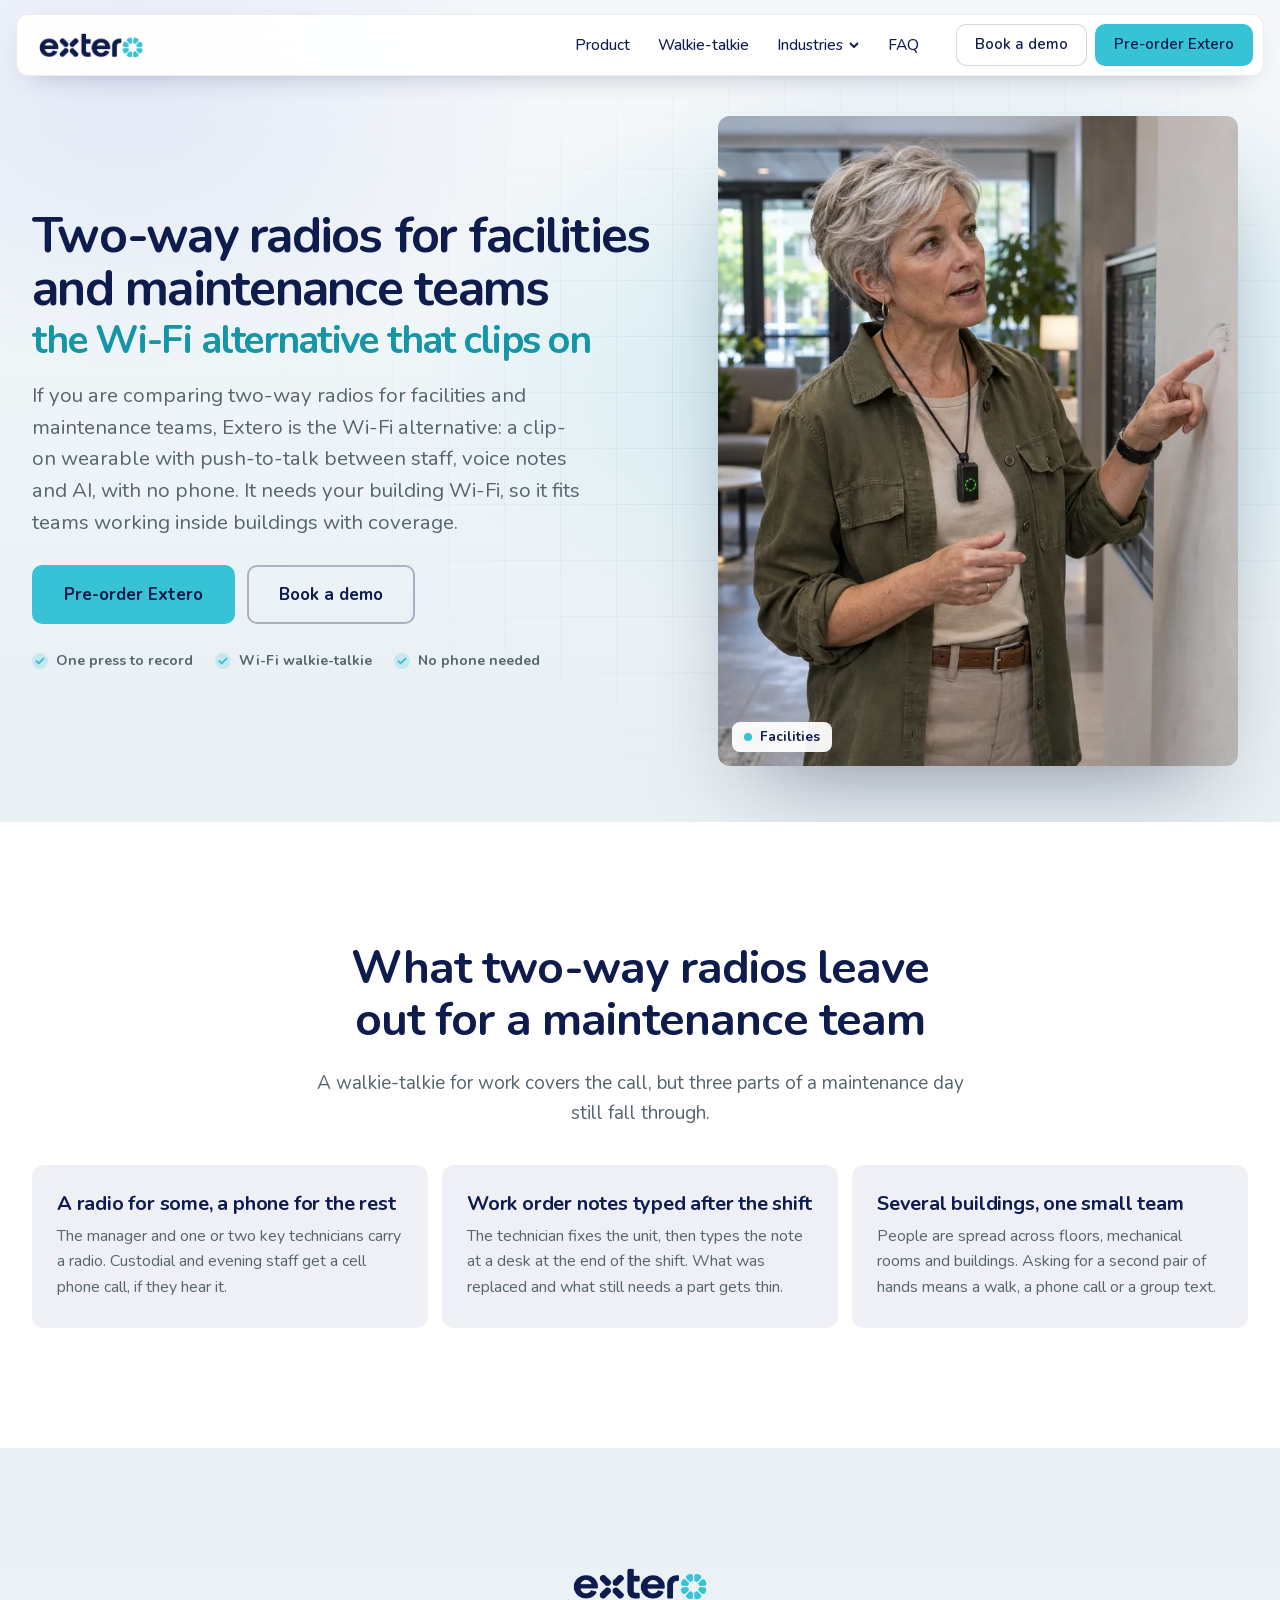
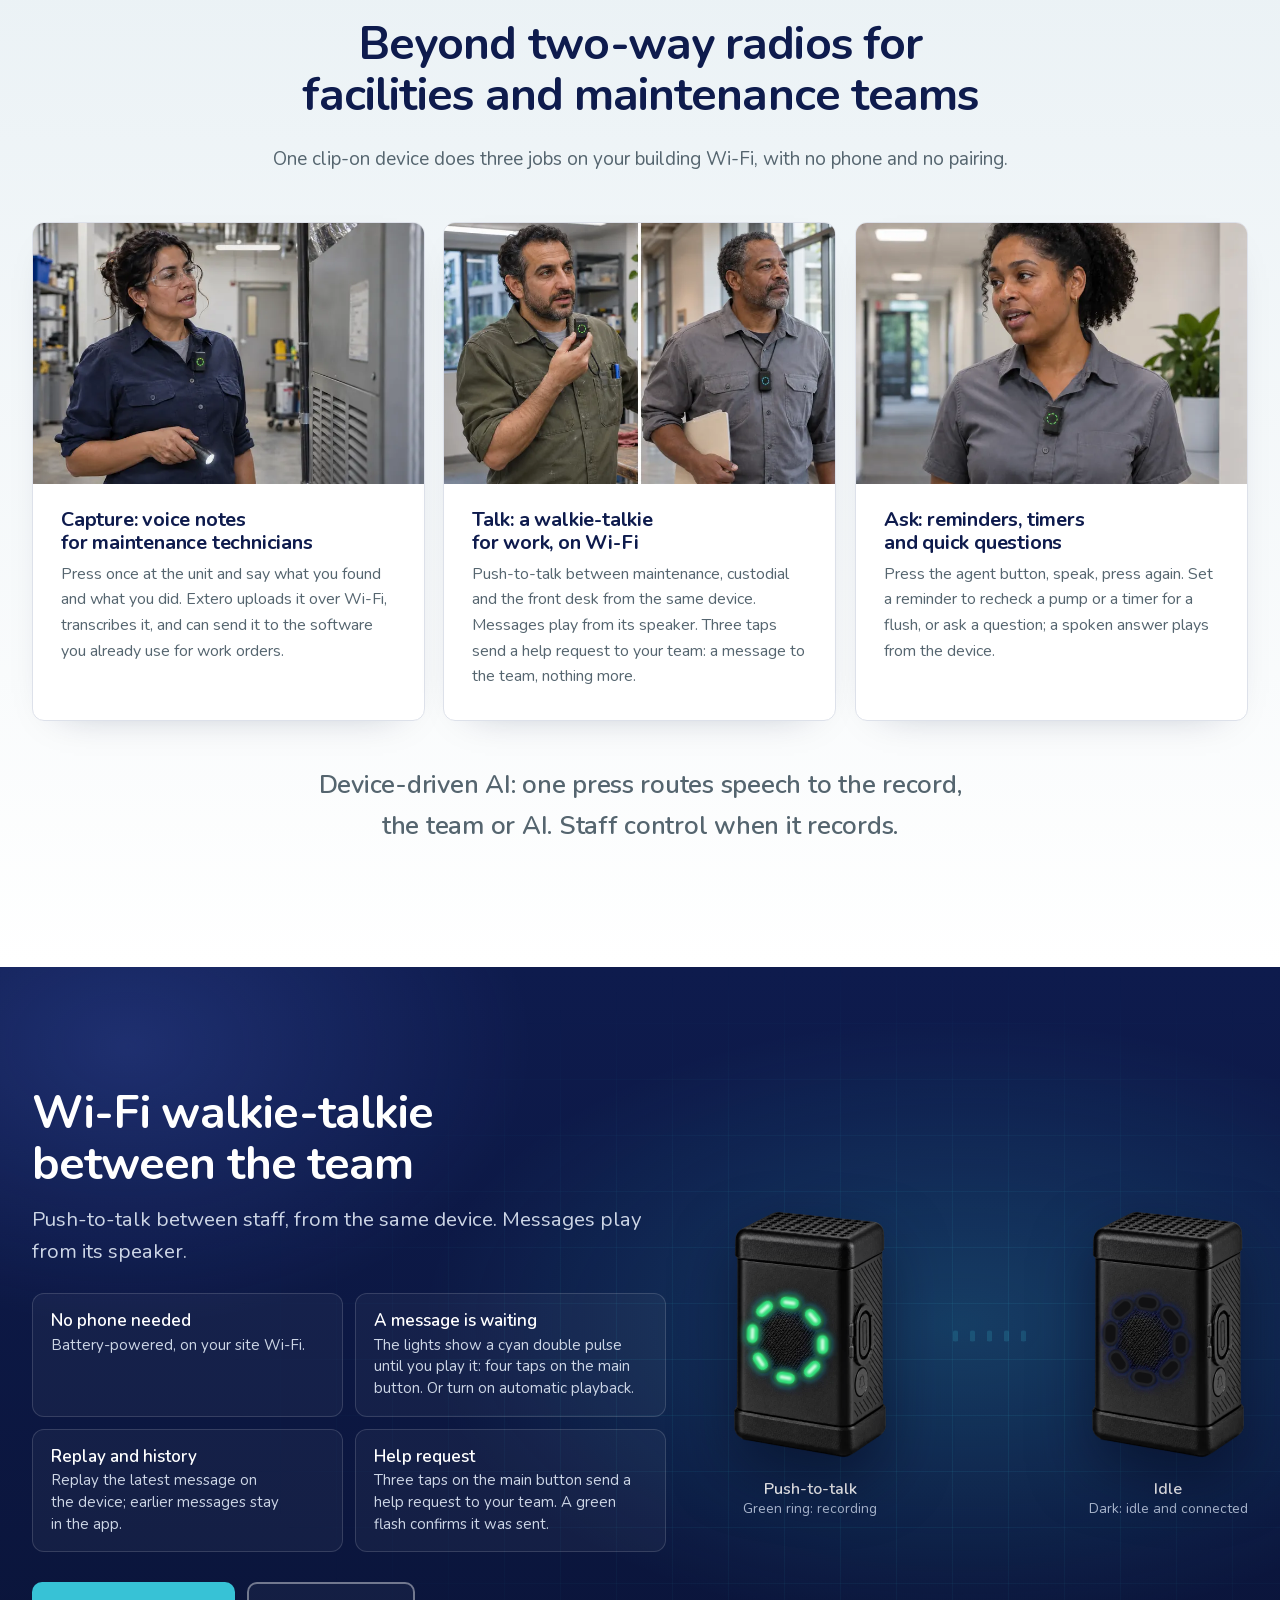
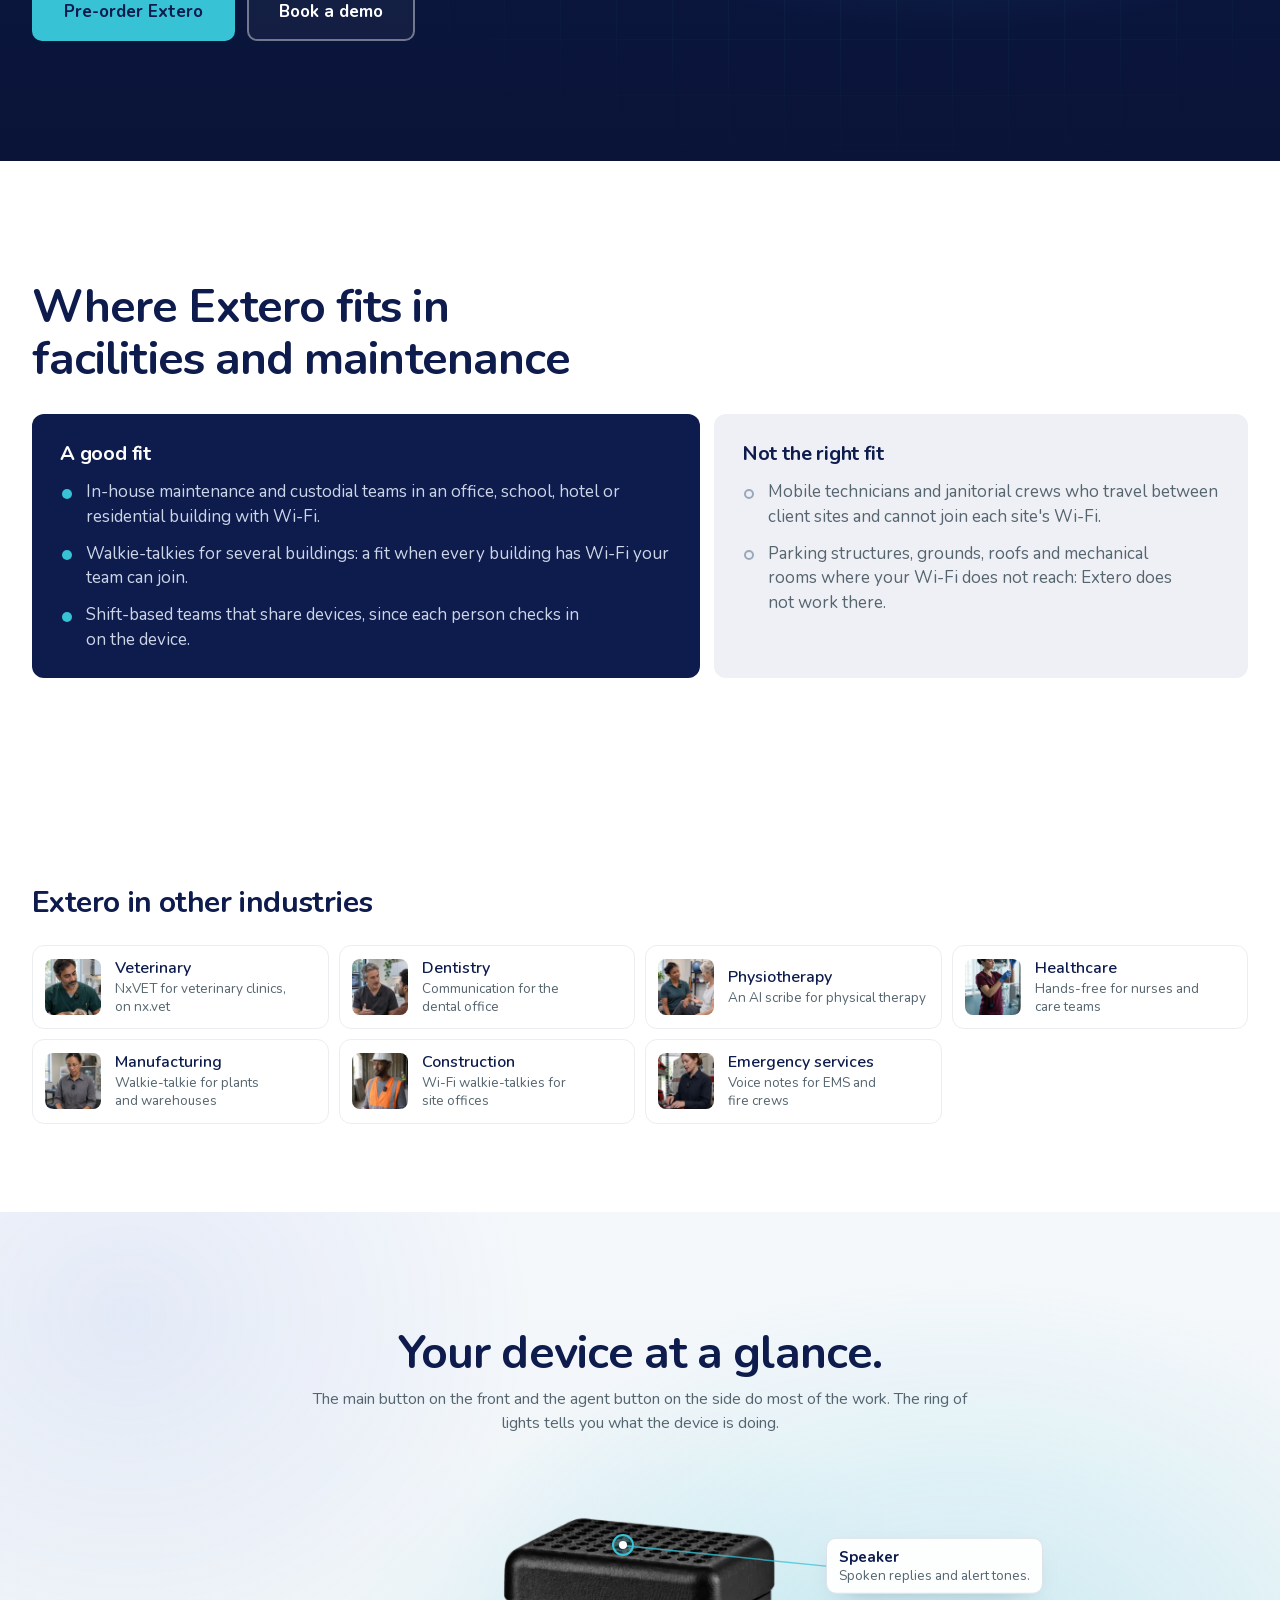
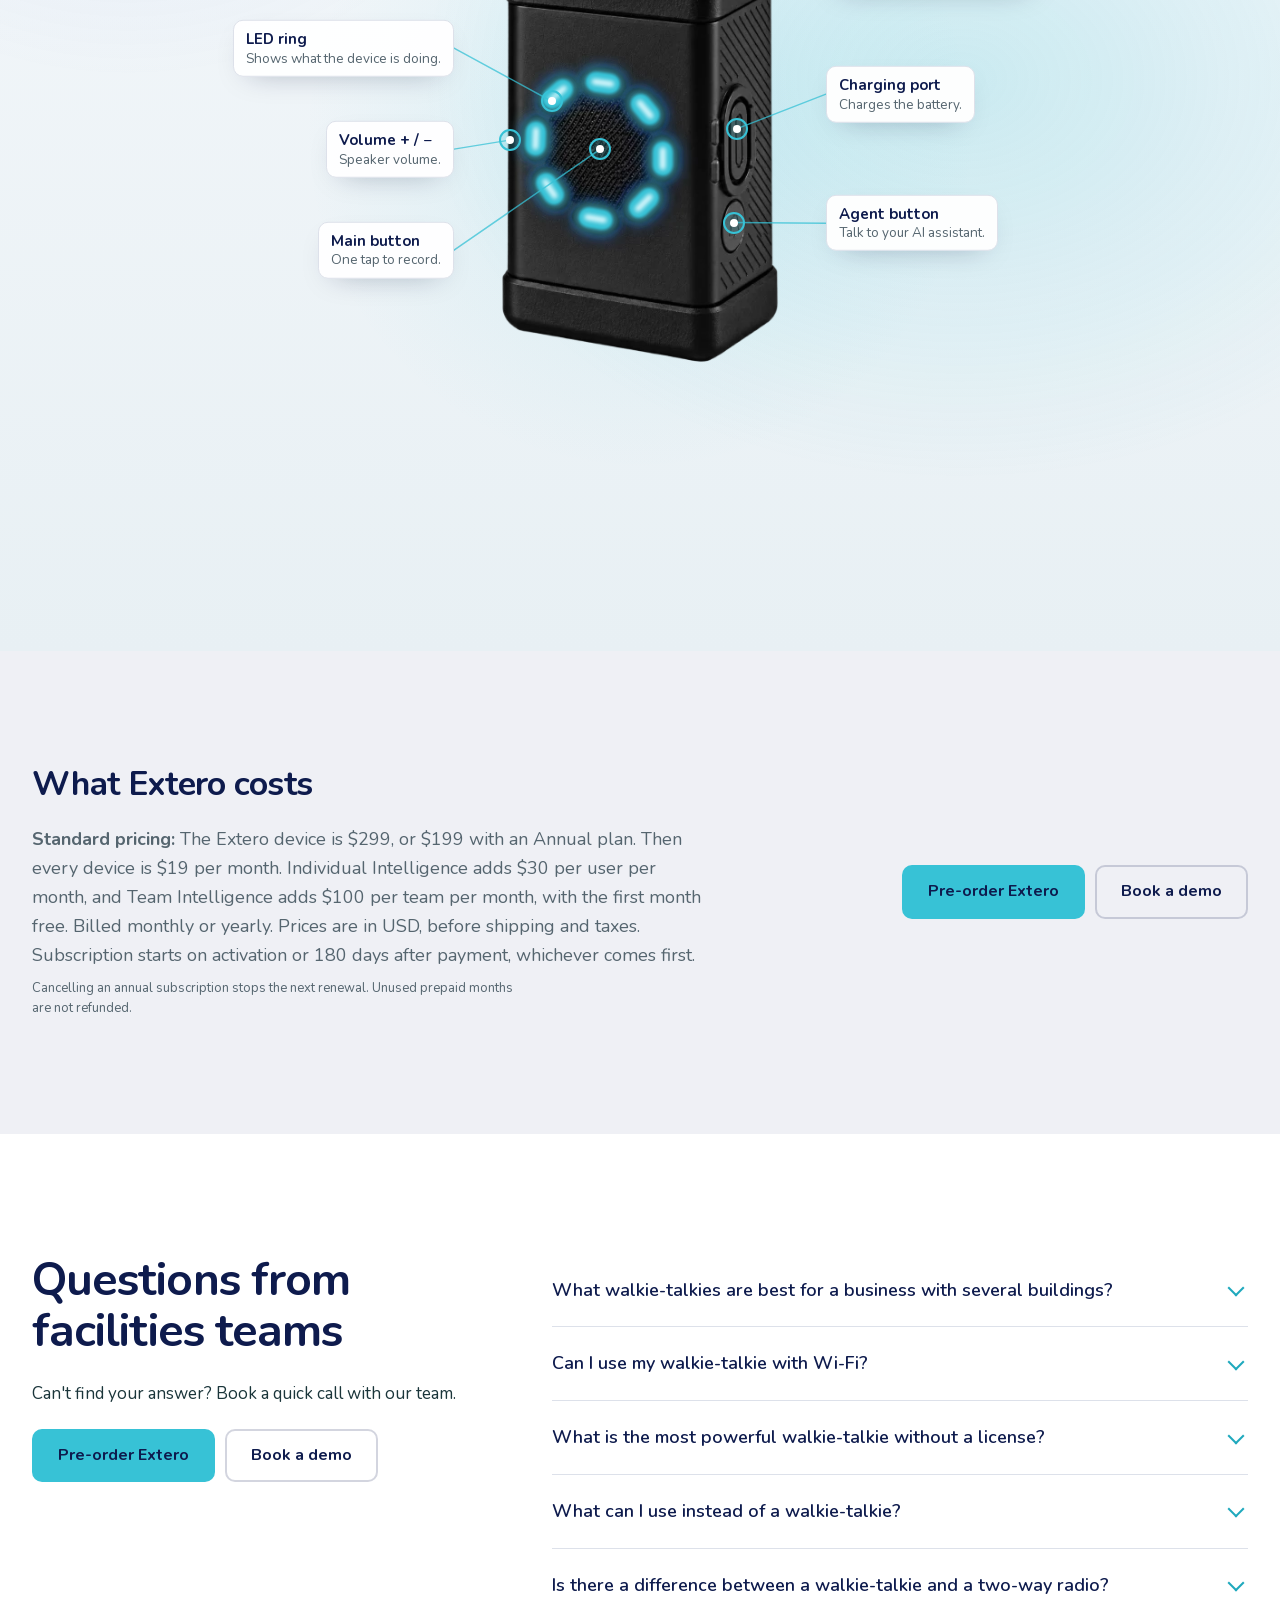
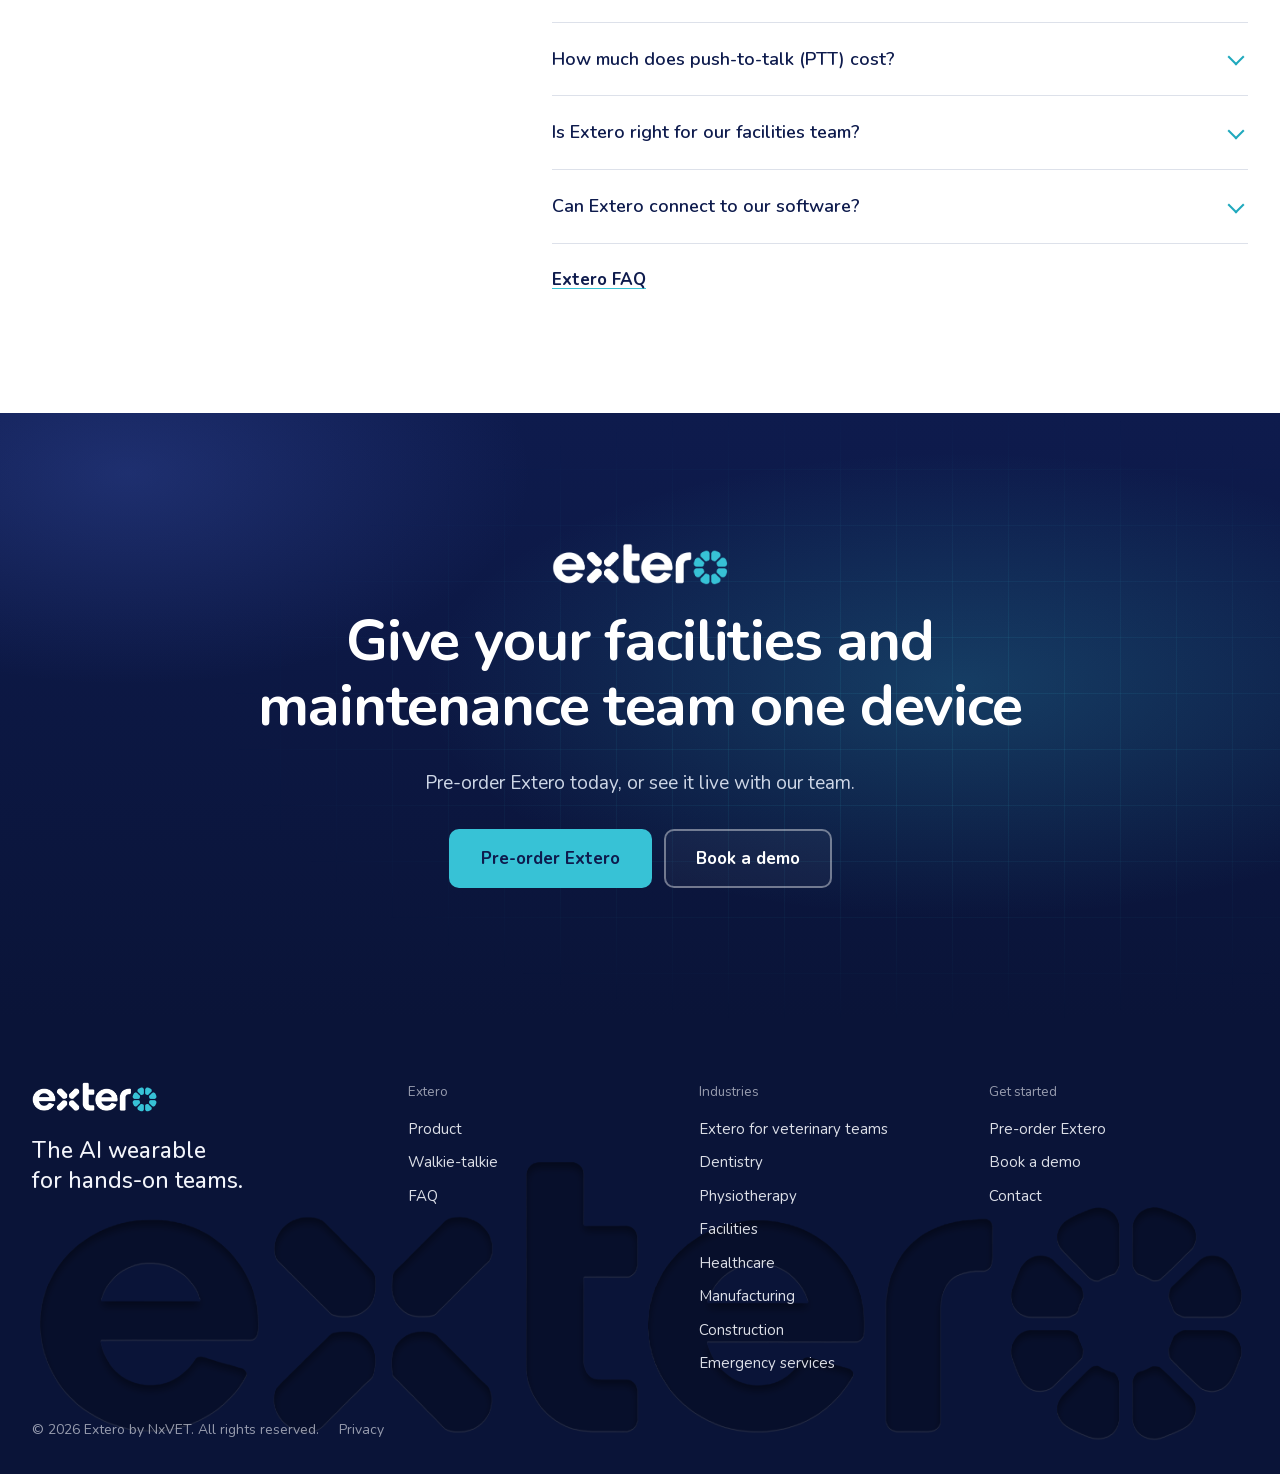
<file: facilities-maintenance/index.html>
<!doctype html>
<html lang="en">
<head>
<meta charset="utf-8">
<meta name="viewport" content="width=device-width, initial-scale=1">
<meta name="robots" content="noindex, nofollow">
<title>Two-way radios for facilities and maintenance teams | Extero</title>
<meta name="description" content="Comparing two-way radios for facilities and maintenance teams? Extero is a clip-on Wi-Fi walkie-talkie with voice notes and AI. No phone, no pairing.">
<link rel="canonical" href="https://extero.ai/facilities-maintenance/">
<meta name="theme-color" content="#0e1b4d">
<meta property="og:type" content="website">
<meta property="og:site_name" content="Extero">
<meta property="og:title" content="Two-way radios for facilities and maintenance teams | Extero">
<meta property="og:description" content="Comparing two-way radios for facilities and maintenance teams? Extero is a clip-on Wi-Fi walkie-talkie with voice notes and AI. No phone, no pairing.">
<meta property="og:url" content="https://extero.ai/facilities-maintenance/">
<meta property="og:image" content="https://extero.ai/assets/img/og-extero.jpg">
<meta property="og:image:width" content="1200">
<meta property="og:image:height" content="630">
<meta property="og:image:alt" content="Extero worn by a dentist, a maintenance technician, a physiotherapist and a machinist">
<meta name="twitter:card" content="summary_large_image">
<meta name="twitter:title" content="Two-way radios for facilities and maintenance teams | Extero">
<meta name="twitter:description" content="Comparing two-way radios for facilities and maintenance teams? Extero is a clip-on Wi-Fi walkie-talkie with voice notes and AI. No phone, no pairing.">
<meta name="twitter:image" content="https://extero.ai/assets/img/og-extero.jpg">
<link rel="icon" href="/favicon.ico" sizes="48x48">
<link rel="icon" type="image/svg+xml" href="/assets/img/favicon.svg">
<link rel="apple-touch-icon" href="/assets/img/apple-touch-icon.png">
<link rel="manifest" href="/site.webmanifest">
<link rel="preload" as="image" href="/assets/video/hero-facilities-maintenance-poster.webp" media="(min-width: 761px)" fetchpriority="high">
<link rel="preload" as="image" href="/assets/video/hero-facilities-maintenance-poster-480.webp" media="(max-width: 760px)" fetchpriority="high">
<link rel="preload" href="/assets/fonts/nunito-latin.woff2" as="font" type="font/woff2" crossorigin>
<link rel="stylesheet" href="/assets/bundles/site-e1bb4ed191b1.css">







</head>
<!-- Generated by build.mjs from index.html (industry page: Facilities). Do not edit: change index.html or build.mjs and run it again. -->
<body data-demo-url="https://calendar.app.google/ThBtd39a37VWiKsW6">

<header class="hd" id="hd">
  <a class="hd-skip" href="#main">Skip to content</a>
  <div class="hd-bar">
    <a class="hd-logo" href="/" aria-label="Extero, home"><span class="xmark" aria-hidden="true"></span></a>
    <nav class="hd-nav" aria-label="Main">
      <a href="/products/extero/">Product</a>
      <a href="/walkie-talkie/">Walkie-talkie</a>
      <div class="hd-dd">
        <button type="button" aria-expanded="false" aria-controls="hd-dd-ind">Industries<svg viewBox="0 0 12 12" aria-hidden="true"><path d="M2.5 4.5l3.5 3.5 3.5-3.5"/></svg></button>
        <div class="hd-dd-panel" id="hd-dd-ind">
          <div class="hd-dd-col">
            <p class="hd-dd-t">Clinics</p>
            <a class="hd-ind" href="https://nx.vet/" rel="noopener" data-nav-ind="veterinary" style="--i:0"><span class="hd-ind-img"><img src="/assets/img/nav-veterinary.webp" alt="" width="240" height="240" loading="lazy" decoding="async"></span><span class="hd-ind-txt"><strong>Veterinary<svg class="hd-ind-ext" viewBox="0 0 12 12" aria-hidden="true"><path d="M4 2.5h5.5V8M9.5 2.5L3 9"/></svg></strong><small>NxVET for veterinary clinics, on nx.vet</small></span></a>
            <a class="hd-ind" href="/dentistry/" data-nav-ind="dentistry" style="--i:1"><span class="hd-ind-img"><img src="/assets/img/nav-dentistry.webp" alt="" width="240" height="240" loading="lazy" decoding="async"></span><span class="hd-ind-txt"><strong>Dentistry</strong><small>Communication for the dental office</small></span></a>
            <a class="hd-ind" href="/physiotherapy/" data-nav-ind="physiotherapy" style="--i:2"><span class="hd-ind-img"><img src="/assets/img/nav-physiotherapy.webp" alt="" width="240" height="240" loading="lazy" decoding="async"></span><span class="hd-ind-txt"><strong>Physiotherapy</strong><small>An AI scribe for physical therapy</small></span></a>
            <a class="hd-ind" href="/healthcare/" data-nav-ind="healthcare" style="--i:3"><span class="hd-ind-img"><img src="/assets/img/nav-healthcare.webp" alt="" width="240" height="240" loading="lazy" decoding="async"></span><span class="hd-ind-txt"><strong>Healthcare</strong><small>Hands-free for nurses and care teams</small></span></a>
          </div>
          <div class="hd-dd-col">
            <p class="hd-dd-t">Field and floor teams</p>
            <a class="hd-ind" href="/facilities-maintenance/" data-nav-ind="facilities-maintenance" aria-current="page" style="--i:4"><span class="hd-ind-img"><img src="/assets/img/nav-facilities-maintenance.webp" alt="" width="240" height="240" loading="lazy" decoding="async"></span><span class="hd-ind-txt"><strong>Facilities</strong><small>Two-way radios for maintenance teams</small></span></a>
            <a class="hd-ind" href="/manufacturing/" data-nav-ind="manufacturing" style="--i:5"><span class="hd-ind-img"><img src="/assets/img/nav-manufacturing.webp" alt="" width="240" height="240" loading="lazy" decoding="async"></span><span class="hd-ind-txt"><strong>Manufacturing</strong><small>Walkie-talkie for plants and warehouses</small></span></a>
            <a class="hd-ind" href="/construction/" data-nav-ind="construction" style="--i:6"><span class="hd-ind-img"><img src="/assets/img/nav-construction.webp" alt="" width="240" height="240" loading="lazy" decoding="async"></span><span class="hd-ind-txt"><strong>Construction</strong><small>Wi-Fi walkie-talkies for site offices</small></span></a>
            <a class="hd-ind" href="/emergency-services/" data-nav-ind="emergency-services" style="--i:7"><span class="hd-ind-img"><img src="/assets/img/nav-emergency-services.webp" alt="" width="240" height="240" loading="lazy" decoding="async"></span><span class="hd-ind-txt"><strong>Emergency services</strong><small>Voice notes for EMS and fire crews</small></span></a>
          </div>
          <p class="hd-dd-foot">Not sure Extero fits your team? <a href="https://calendar.app.google/ThBtd39a37VWiKsW6" data-demo>Book a demo<svg viewBox="0 0 12 12" aria-hidden="true"><path d="M2.5 6h7M6.5 3l3 3-3 3"/></svg></a></p>
        </div>
      </div>
      <a href="/faq/">FAQ</a>
    </nav>
    <details class="hd-menu">
      <summary aria-label="Menu"><span aria-hidden="true"></span></summary>
      <nav aria-label="Menu">
        <a href="/products/extero/">Product</a>
        <a href="/walkie-talkie/">Walkie-talkie</a>
        <a href="/faq/">FAQ</a>
        <details class="hd-industry-list"><summary>Industries</summary><div class="hd-industry-links">
        <a class="hd-menu-ind" href="https://nx.vet/" rel="noopener" data-nav-ind="veterinary"><img src="/assets/img/nav-veterinary.webp" alt="" width="240" height="240" loading="lazy" decoding="async"><span>Veterinary<small>nx.vet</small></span></a>
        <a class="hd-menu-ind" href="/dentistry/" data-nav-ind="dentistry"><img src="/assets/img/nav-dentistry.webp" alt="" width="240" height="240" loading="lazy" decoding="async"><span>Dentistry</span></a>
        <a class="hd-menu-ind" href="/physiotherapy/" data-nav-ind="physiotherapy"><img src="/assets/img/nav-physiotherapy.webp" alt="" width="240" height="240" loading="lazy" decoding="async"><span>Physiotherapy</span></a>
        <a class="hd-menu-ind" href="/facilities-maintenance/" data-nav-ind="facilities-maintenance" aria-current="page"><img src="/assets/img/nav-facilities-maintenance.webp" alt="" width="240" height="240" loading="lazy" decoding="async"><span>Facilities</span></a>
        <a class="hd-menu-ind" href="/healthcare/" data-nav-ind="healthcare"><img src="/assets/img/nav-healthcare.webp" alt="" width="240" height="240" loading="lazy" decoding="async"><span>Healthcare</span></a>
        <a class="hd-menu-ind" href="/manufacturing/" data-nav-ind="manufacturing"><img src="/assets/img/nav-manufacturing.webp" alt="" width="240" height="240" loading="lazy" decoding="async"><span>Manufacturing</span></a>
        <a class="hd-menu-ind" href="/construction/" data-nav-ind="construction"><img src="/assets/img/nav-construction.webp" alt="" width="240" height="240" loading="lazy" decoding="async"><span>Construction</span></a>
        <a class="hd-menu-ind" href="/emergency-services/" data-nav-ind="emergency-services"><img src="/assets/img/nav-emergency-services.webp" alt="" width="240" height="240" loading="lazy" decoding="async"><span>Emergency services</span></a>
        </div></details>
        <a class="hd-menu-cta" href="https://calendar.app.google/ThBtd39a37VWiKsW6" data-demo>Book a demo</a>
      </nav>
    </details>
    <div class="hd-ctas">
      <a class="hd-btn hd-btn-ghost" href="https://calendar.app.google/ThBtd39a37VWiKsW6" data-demo>Book a demo</a>
      <a class="hd-btn hd-btn-primary" href="/products/extero/">Pre-order<span class="hd-more">Extero</span></a>
    </div>
  </div>
</header>

<main id="main" tabindex="-1">
<div class="nxh-root nxx nxx-light nxx-pre xo" style="--nxx-device:url('/assets/theme/nx-extero-device-480.webp');--nxx-led-mask:url('/assets/theme/nx-extero-led-mask.png')">

<!-- ATTENTION: the product, worn in several industries -->
<section class="nxx-hero nxh-hero" id="top" aria-label="Two-way radios for facilities and maintenance teams the Wi-Fi alternative that clips on">
  <div class="nxx-bg" aria-hidden="true"></div>
  <div class="nxh-wrap nxx-hero-grid">
    <div class="nxx-hero-inner">
      <h1 class="xo-ind-h1">Two-way radios for facilities and maintenance teams<br><span>the Wi-Fi alternative that clips on</span></h1>
      <p class="nxh-lead">If you are comparing two-way radios for facilities and maintenance teams, Extero is the Wi-Fi alternative: a clip-on wearable with push-to-talk between staff, voice notes and AI, with no phone. It needs your building Wi-Fi, so it fits teams working inside buildings with coverage.</p>
      <div class="nxh-hero-actions">
        <a class="nxh-btn nxh-btn-primary nxh-btn-lg" href="/products/extero/">Pre-order Extero</a>
        <a class="nxh-btn nxh-btn-outline-light nxh-btn-lg" href="https://calendar.app.google/ThBtd39a37VWiKsW6" data-demo>Book a demo</a>
      </div>
      <ul class="nxh-hero-trust">
        <li><span>One press to record</span></li>
        <li><span>Wi-Fi walkie-talkie</span></li>
        <li><span>No phone needed</span></li>
      </ul>
    </div>
    <div class="nxx-hero-media">
      <figure class="xo-reel">
        <img src="/assets/video/hero-facilities-maintenance-poster.webp" srcset="/assets/video/hero-facilities-maintenance-poster-480.webp 480w, /assets/video/hero-facilities-maintenance-poster.webp 720w" sizes="(max-width: 760px) 92vw, 520px" width="720" height="900" fetchpriority="high" decoding="async" alt="A facilities manager points out a wall panel during a walkthrough, Extero on a lanyard with its ring green">
        <figcaption class="xo-reel-tag" aria-hidden="true"><i></i><span data-labels="Facilities">Facilities</span></figcaption>
      </figure>
    </div>
  </div>
</section>

<!-- INDUSTRY: the problem, in the buyer's words (_content/industries/facilities-maintenance.json) -->
<section class="nxh-section xo-probs" id="why" style="background:#fff">
  <div class="nxh-wrap">
    <div class="nxh-section-head nxh-center nxh-reveal">
      <h2>What two-way radios leave out for a maintenance team</h2>
      <p>A walkie-talkie for work covers the call, but three parts of a maintenance day still fall through.</p>
    </div>
    <div class="nxh-benefit-grid xo-probs-grid">
      <article class="nxh-benefit nxh-reveal"><h3>A radio for some, a phone for the rest</h3><p>The manager and one or two key technicians carry a radio. Custodial and evening staff get a cell phone call, if they hear it.</p></article>
      <article class="nxh-benefit nxh-reveal"><h3>Work order notes typed after the shift</h3><p>The technician fixes the unit, then types the note at a desk at the end of the shift. What was replaced and what still needs a part gets thin.</p></article>
      <article class="nxh-benefit nxh-reveal"><h3>Several buildings, one small team</h3><p>People are spread across floors, mechanical rooms and buildings. Asking for a second pair of hands means a walk, a phone call or a group text.</p></article>
    </div>
  </div>
</section>

<!-- INTEREST: what it does -->
<section class="nxx-jobs nxx-dark" id="how-it-works">
  <div class="nxh-wrap">
    <div class="nxh-section-head nxh-reveal">
      <span class="nx-xmark nx-xmark-head" aria-hidden="true"></span>
      <h2>Beyond two-way radios for facilities and maintenance teams</h2>
      <p>One clip-on device does three jobs on your building Wi-Fi, with no phone and no pairing.</p>
    </div>
    <div class="nxx-jobs-grid">
      <article class="nxx-job nxh-reveal"><img class="xo-job-img" data-job="capture" src="/assets/img/job-facilities-maintenance-capture.webp" width="720" height="480" loading="lazy" decoding="async" alt="A technician inspects an air handling unit with a flashlight, Extero clipped to her shirt"><h3>Capture: voice notes for maintenance technicians</h3><p>Press once at the unit and say what you found and what you did. Extero uploads it over Wi-Fi, transcribes it, and can send it to the software you already use for work orders.</p></article>
      <article class="nxx-job nxh-reveal"><img class="xo-job-img" data-job="talk" src="/assets/img/job-facilities-maintenance-talk.webp" width="720" height="480" loading="lazy" decoding="async" alt="Two colleagues on a voice message: a technician speaks into his Extero in the workshop, the other hears it in the lobby with the ring cyan"><h3>Talk: a walkie-talkie for work, on Wi-Fi</h3><p>Push-to-talk between maintenance, custodial and the front desk from the same device. Messages play from its speaker. Three taps send a help request to your team: a message to the team, nothing more.</p></article>
      <article class="nxx-job nxh-reveal"><img class="xo-job-img" data-job="ask" src="/assets/img/job-facilities-maintenance-ask.webp" width="720" height="480" loading="lazy" decoding="async" alt="A facilities technician in a corridor speaks to the Extero clipped to her shirt"><h3>Ask: reminders, timers and quick questions</h3><p>Press the agent button, speak, press again. Set a reminder to recheck a pump or a timer for a flush, or ask a question; a spoken answer plays from the device.</p></article>
    </div>
    <p class="nxx-scribe-lead nxh-reveal">Device-driven AI: one press routes speech to the record, the team or AI. Staff control when it records.</p>
  </div>
</section>

<!-- INTEREST: the walkie-talkie, on a navy band so it stands out -->
<section class="xo-talk" id="walkie-talkie" aria-labelledby="xo-talk-title">
  <div class="nxh-hero-bg" aria-hidden="true"></div>
  <div class="nxh-wrap xo-talk-grid">
    <div class="xo-talk-copy">
      <h2 id="xo-talk-title" class="nxh-reveal">Wi-Fi walkie-talkie between the team</h2>
      <p class="nxh-lead nxh-reveal">Push-to-talk between staff, from the same device. Messages play from its speaker.</p>
      <ul class="xo-talk-list">
        <li class="nxh-reveal"><strong>No phone needed</strong>Battery-powered, on your site Wi-Fi.</li>
        <li class="nxh-reveal"><strong>A message is waiting</strong>The lights show a cyan double pulse until you play it: four taps on the main button. Or turn on automatic playback.</li>
        <li class="nxh-reveal"><strong>Replay and history</strong>Replay the latest message on the device; earlier messages stay in the app.</li>
        <li class="nxh-reveal"><strong>Help request</strong>Three taps on the main button send a help request to your team. A green flash confirms it was sent.</li>
</ul>
      <div class="nxh-hero-actions nxh-reveal">
        <a class="nxh-btn nxh-btn-primary nxh-btn-lg" href="/products/extero/">Pre-order Extero</a>
        <a class="nxh-btn nxh-btn-outline-light nxh-btn-lg" href="https://calendar.app.google/ThBtd39a37VWiKsW6" data-demo>Book a demo</a>
      </div>
    </div>
    <div class="xo-talk-stage nxh-reveal" data-phase="send" aria-hidden="true">
      <div class="xo-talk-unit"><div class="nxx-device xo-talk-dev" data-led="green"><img class="nxx-device-img" src="/assets/theme/nx-extero-device-480.webp" srcset="/assets/theme/nx-extero-device-320.webp 320w, /assets/theme/nx-extero-device-480.webp 480w" sizes="180px" width="760" height="1201" loading="lazy" decoding="async" alt="An Extero with its ring of lights green: recording"><span class="nxx-led-base" aria-hidden="true"></span><svg class="nxx-leds" viewBox="0 0 760 1201" aria-hidden="true" focusable="false"><g class="nxx-unlit"><g transform="translate(282.6 450.3) rotate(8)"><rect class="s" x="-62" y="-42" width="124" height="84" rx="42"/><rect class="o" x="-45" y="-26" width="90" height="52" rx="26"/></g><g transform="translate(393.6 520.0) rotate(50)"><rect class="s" x="-62" y="-42" width="124" height="84" rx="42"/><rect class="o" x="-45" y="-26" width="90" height="52" rx="26"/></g><g transform="translate(439.7 648.7) rotate(-90)"><rect class="s" x="-62" y="-42" width="124" height="84" rx="42"/><rect class="o" x="-45" y="-26" width="90" height="52" rx="26"/></g><g transform="translate(390.1 765.0) rotate(-45)"><rect class="s" x="-62" y="-42" width="124" height="84" rx="42"/><rect class="o" x="-45" y="-26" width="90" height="52" rx="26"/></g><g transform="translate(263.8 806.2) rotate(10)"><rect class="s" x="-62" y="-42" width="124" height="84" rx="42"/><rect class="o" x="-45" y="-26" width="90" height="52" rx="26"/></g><g transform="translate(144.2 728.1) rotate(56)"><rect class="s" x="-62" y="-42" width="124" height="84" rx="42"/><rect class="o" x="-45" y="-26" width="90" height="52" rx="26"/></g><g transform="translate(106.7 596.4) rotate(-88)"><rect class="s" x="-62" y="-42" width="124" height="84" rx="42"/><rect class="o" x="-45" y="-26" width="90" height="52" rx="26"/></g><g transform="translate(164.1 479.3) rotate(-41)"><rect class="s" x="-62" y="-42" width="124" height="84" rx="42"/><rect class="o" x="-45" y="-26" width="90" height="52" rx="26"/></g></g><g class="nxx-pill" style="--i:0" transform="translate(282.6 450.3) rotate(8)"><rect class="h" x="-58" y="-38" width="116" height="76" rx="38"/><rect class="b" x="-45" y="-26" width="90" height="52" rx="26"/><rect class="k" x="-30" y="-8" width="60" height="16" rx="8"/></g><g class="nxx-pill" style="--i:1" transform="translate(393.6 520.0) rotate(50)"><rect class="h" x="-58" y="-38" width="116" height="76" rx="38"/><rect class="b" x="-45" y="-26" width="90" height="52" rx="26"/><rect class="k" x="-30" y="-8" width="60" height="16" rx="8"/></g><g class="nxx-pill" style="--i:2" transform="translate(439.7 648.7) rotate(-90)"><rect class="h" x="-58" y="-38" width="116" height="76" rx="38"/><rect class="b" x="-45" y="-26" width="90" height="52" rx="26"/><rect class="k" x="-30" y="-8" width="60" height="16" rx="8"/></g><g class="nxx-pill" style="--i:3" transform="translate(390.1 765.0) rotate(-45)"><rect class="h" x="-58" y="-38" width="116" height="76" rx="38"/><rect class="b" x="-45" y="-26" width="90" height="52" rx="26"/><rect class="k" x="-30" y="-8" width="60" height="16" rx="8"/></g><g class="nxx-pill" style="--i:4" transform="translate(263.8 806.2) rotate(10)"><rect class="h" x="-58" y="-38" width="116" height="76" rx="38"/><rect class="b" x="-45" y="-26" width="90" height="52" rx="26"/><rect class="k" x="-30" y="-8" width="60" height="16" rx="8"/></g><g class="nxx-pill" style="--i:5" transform="translate(144.2 728.1) rotate(56)"><rect class="h" x="-58" y="-38" width="116" height="76" rx="38"/><rect class="b" x="-45" y="-26" width="90" height="52" rx="26"/><rect class="k" x="-30" y="-8" width="60" height="16" rx="8"/></g><g class="nxx-pill" style="--i:6" transform="translate(106.7 596.4) rotate(-88)"><rect class="h" x="-58" y="-38" width="116" height="76" rx="38"/><rect class="b" x="-45" y="-26" width="90" height="52" rx="26"/><rect class="k" x="-30" y="-8" width="60" height="16" rx="8"/></g><g class="nxx-pill" style="--i:7" transform="translate(164.1 479.3) rotate(-41)"><rect class="h" x="-58" y="-38" width="116" height="76" rx="38"/><rect class="b" x="-45" y="-26" width="90" height="52" rx="26"/><rect class="k" x="-30" y="-8" width="60" height="16" rx="8"/></g></svg></div><p><b>Green ring</b>Recording</p></div>
      <div class="xo-talk-waves"><i></i><i></i><i></i><i></i><i></i></div>
      <div class="xo-talk-unit"><div class="nxx-device xo-talk-dev" data-led="off"><img class="nxx-device-img" src="/assets/theme/nx-extero-device-480.webp" srcset="/assets/theme/nx-extero-device-320.webp 320w, /assets/theme/nx-extero-device-480.webp 480w" sizes="180px" width="760" height="1201" loading="lazy" decoding="async" alt="A second Extero with its ring of lights cyan: a message is playing"><span class="nxx-led-base" aria-hidden="true"></span><svg class="nxx-leds" viewBox="0 0 760 1201" aria-hidden="true" focusable="false"><g class="nxx-unlit"><g transform="translate(282.6 450.3) rotate(8)"><rect class="s" x="-62" y="-42" width="124" height="84" rx="42"/><rect class="o" x="-45" y="-26" width="90" height="52" rx="26"/></g><g transform="translate(393.6 520.0) rotate(50)"><rect class="s" x="-62" y="-42" width="124" height="84" rx="42"/><rect class="o" x="-45" y="-26" width="90" height="52" rx="26"/></g><g transform="translate(439.7 648.7) rotate(-90)"><rect class="s" x="-62" y="-42" width="124" height="84" rx="42"/><rect class="o" x="-45" y="-26" width="90" height="52" rx="26"/></g><g transform="translate(390.1 765.0) rotate(-45)"><rect class="s" x="-62" y="-42" width="124" height="84" rx="42"/><rect class="o" x="-45" y="-26" width="90" height="52" rx="26"/></g><g transform="translate(263.8 806.2) rotate(10)"><rect class="s" x="-62" y="-42" width="124" height="84" rx="42"/><rect class="o" x="-45" y="-26" width="90" height="52" rx="26"/></g><g transform="translate(144.2 728.1) rotate(56)"><rect class="s" x="-62" y="-42" width="124" height="84" rx="42"/><rect class="o" x="-45" y="-26" width="90" height="52" rx="26"/></g><g transform="translate(106.7 596.4) rotate(-88)"><rect class="s" x="-62" y="-42" width="124" height="84" rx="42"/><rect class="o" x="-45" y="-26" width="90" height="52" rx="26"/></g><g transform="translate(164.1 479.3) rotate(-41)"><rect class="s" x="-62" y="-42" width="124" height="84" rx="42"/><rect class="o" x="-45" y="-26" width="90" height="52" rx="26"/></g></g><g class="nxx-pill" style="--i:0" transform="translate(282.6 450.3) rotate(8)"><rect class="h" x="-58" y="-38" width="116" height="76" rx="38"/><rect class="b" x="-45" y="-26" width="90" height="52" rx="26"/><rect class="k" x="-30" y="-8" width="60" height="16" rx="8"/></g><g class="nxx-pill" style="--i:1" transform="translate(393.6 520.0) rotate(50)"><rect class="h" x="-58" y="-38" width="116" height="76" rx="38"/><rect class="b" x="-45" y="-26" width="90" height="52" rx="26"/><rect class="k" x="-30" y="-8" width="60" height="16" rx="8"/></g><g class="nxx-pill" style="--i:2" transform="translate(439.7 648.7) rotate(-90)"><rect class="h" x="-58" y="-38" width="116" height="76" rx="38"/><rect class="b" x="-45" y="-26" width="90" height="52" rx="26"/><rect class="k" x="-30" y="-8" width="60" height="16" rx="8"/></g><g class="nxx-pill" style="--i:3" transform="translate(390.1 765.0) rotate(-45)"><rect class="h" x="-58" y="-38" width="116" height="76" rx="38"/><rect class="b" x="-45" y="-26" width="90" height="52" rx="26"/><rect class="k" x="-30" y="-8" width="60" height="16" rx="8"/></g><g class="nxx-pill" style="--i:4" transform="translate(263.8 806.2) rotate(10)"><rect class="h" x="-58" y="-38" width="116" height="76" rx="38"/><rect class="b" x="-45" y="-26" width="90" height="52" rx="26"/><rect class="k" x="-30" y="-8" width="60" height="16" rx="8"/></g><g class="nxx-pill" style="--i:5" transform="translate(144.2 728.1) rotate(56)"><rect class="h" x="-58" y="-38" width="116" height="76" rx="38"/><rect class="b" x="-45" y="-26" width="90" height="52" rx="26"/><rect class="k" x="-30" y="-8" width="60" height="16" rx="8"/></g><g class="nxx-pill" style="--i:6" transform="translate(106.7 596.4) rotate(-88)"><rect class="h" x="-58" y="-38" width="116" height="76" rx="38"/><rect class="b" x="-45" y="-26" width="90" height="52" rx="26"/><rect class="k" x="-30" y="-8" width="60" height="16" rx="8"/></g><g class="nxx-pill" style="--i:7" transform="translate(164.1 479.3) rotate(-41)"><rect class="h" x="-58" y="-38" width="116" height="76" rx="38"/><rect class="b" x="-45" y="-26" width="90" height="52" rx="26"/><rect class="k" x="-30" y="-8" width="60" height="16" rx="8"/></g></svg></div><p><b>Cyan</b>A message is playing</p></div>
    </div>
  </div>
</section>

<!-- INDUSTRY: where it fits, and where it does not -->
<section class="nxh-section xo-fit" id="fit" style="background:#fff">
  <div class="nxh-wrap">
    <div class="nxh-section-head nxh-reveal">
      <h2>Where Extero fits in facilities and maintenance</h2>
    </div>
    <div class="xo-fit-grid">
      <div class="xo-fit-col xo-fit-yes nxh-reveal">
        <h3>A good fit</h3>
        <ul>
          <li>In-house maintenance and custodial teams in an office, school, hotel or residential building with Wi-Fi.</li>
          <li>Walkie-talkies for several buildings: a fit when every building has Wi-Fi your team can join.</li>
          <li>Shift-based teams that share devices, since each person checks in on the device.</li>
        </ul>
      </div>
      <div class="xo-fit-col xo-fit-no nxh-reveal">
        <h3>Not the right fit</h3>
        <ul>
          <li>Mobile technicians and janitorial crews who travel between client sites and cannot join each site's Wi-Fi.</li>
          <li>Parking structures, grounds, roofs and mechanical rooms where your Wi-Fi does not reach: Extero does not work there.</li>
        </ul>
      </div>
    </div>
  </div>
</section>

<!-- INTEREST: industries -->
<section class="xo-related" aria-labelledby="xo-related-t">
  <div class="nxh-wrap">
    <h2 id="xo-related-t">Extero in other industries</h2>
    <div class="xo-related-grid">
      <a class="xo-rel" href="https://nx.vet/" rel="noopener"><img src="/assets/img/nav-veterinary.webp" alt="" width="240" height="240" loading="lazy" decoding="async"><span><strong>Veterinary</strong><small>NxVET for veterinary clinics, on nx.vet</small></span></a>
      <a class="xo-rel" href="/dentistry/"><img src="/assets/img/nav-dentistry.webp" alt="" width="240" height="240" loading="lazy" decoding="async"><span><strong>Dentistry</strong><small>Communication for the dental office</small></span></a>
      <a class="xo-rel" href="/physiotherapy/"><img src="/assets/img/nav-physiotherapy.webp" alt="" width="240" height="240" loading="lazy" decoding="async"><span><strong>Physiotherapy</strong><small>An AI scribe for physical therapy</small></span></a>
      <a class="xo-rel" href="/healthcare/"><img src="/assets/img/nav-healthcare.webp" alt="" width="240" height="240" loading="lazy" decoding="async"><span><strong>Healthcare</strong><small>Hands-free for nurses and care teams</small></span></a>
      <a class="xo-rel" href="/manufacturing/"><img src="/assets/img/nav-manufacturing.webp" alt="" width="240" height="240" loading="lazy" decoding="async"><span><strong>Manufacturing</strong><small>Walkie-talkie for plants and warehouses</small></span></a>
      <a class="xo-rel" href="/construction/"><img src="/assets/img/nav-construction.webp" alt="" width="240" height="240" loading="lazy" decoding="async"><span><strong>Construction</strong><small>Wi-Fi walkie-talkies for site offices</small></span></a>
      <a class="xo-rel" href="/emergency-services/"><img src="/assets/img/nav-emergency-services.webp" alt="" width="240" height="240" loading="lazy" decoding="async"><span><strong>Emergency services</strong><small>Voice notes for EMS and fire crews</small></span></a>
    </div>
  </div>
</section>

<!-- DESIRE: the device (markup and behaviour from nx.vet) -->
<section class="nxx-glance" id="glance" aria-labelledby="nxx-glance-title">
  <div class="nxh-wrap">
    <div class="nxx-glance-head nxh-reveal">
      <h2 id="nxx-glance-title">Your device at a glance.</h2>
      <p>The main button on the front and the agent button on the side do most of the work. The ring of lights tells you what the device is doing.</p>
    </div>
    <div class="nxx-glance-stage">
      <div class="nxx-fly">
      <div class="nxx-device" data-led="off">
        <img class="nxx-device-img" src="/assets/theme/nx-extero-device-760.webp" srcset="/assets/theme/nx-extero-device-320.webp 320w, /assets/theme/nx-extero-device-480.webp 480w, /assets/theme/nx-extero-device-760.webp 760w" sizes="(max-width: 760px) 50vw, 24vw" width="760" height="1201" loading="lazy" decoding="async" alt="The Extero device: a black clip-on wearable with a ring of eight lights around the main button on the front; the charging port and the round agent button sit on the side">
        <span class="nxx-led-base" aria-hidden="true"></span>
        
        <svg class="nxx-leds" viewBox="0 0 760 1201" aria-hidden="true" focusable="false"><defs><filter id="nxx-led-halo" x="-80%" y="-80%" width="260%" height="260%"><feGaussianBlur stdDeviation="18"/></filter><filter id="nxx-led-soft" x="-30%" y="-40%" width="160%" height="180%"><feGaussianBlur stdDeviation="2.4"/></filter><filter id="nxx-led-core" x="-40%" y="-120%" width="180%" height="340%"><feGaussianBlur stdDeviation="5"/></filter><filter id="nxx-led-shroud" x="-40%" y="-50%" width="180%" height="200%"><feGaussianBlur stdDeviation="9"/></filter></defs><g class="nxx-unlit"><g transform="translate(282.6 450.3) rotate(8)"><rect class="s" x="-62" y="-42" width="124" height="84" rx="42"/><rect class="o" x="-45" y="-26" width="90" height="52" rx="26"/></g><g transform="translate(393.6 520.0) rotate(50)"><rect class="s" x="-62" y="-42" width="124" height="84" rx="42"/><rect class="o" x="-45" y="-26" width="90" height="52" rx="26"/></g><g transform="translate(439.7 648.7) rotate(-90)"><rect class="s" x="-62" y="-42" width="124" height="84" rx="42"/><rect class="o" x="-45" y="-26" width="90" height="52" rx="26"/></g><g transform="translate(390.1 765.0) rotate(-45)"><rect class="s" x="-62" y="-42" width="124" height="84" rx="42"/><rect class="o" x="-45" y="-26" width="90" height="52" rx="26"/></g><g transform="translate(263.8 806.2) rotate(10)"><rect class="s" x="-62" y="-42" width="124" height="84" rx="42"/><rect class="o" x="-45" y="-26" width="90" height="52" rx="26"/></g><g transform="translate(144.2 728.1) rotate(56)"><rect class="s" x="-62" y="-42" width="124" height="84" rx="42"/><rect class="o" x="-45" y="-26" width="90" height="52" rx="26"/></g><g transform="translate(106.7 596.4) rotate(-88)"><rect class="s" x="-62" y="-42" width="124" height="84" rx="42"/><rect class="o" x="-45" y="-26" width="90" height="52" rx="26"/></g><g transform="translate(164.1 479.3) rotate(-41)"><rect class="s" x="-62" y="-42" width="124" height="84" rx="42"/><rect class="o" x="-45" y="-26" width="90" height="52" rx="26"/></g></g><g class="nxx-pill" style="--i:0" transform="translate(282.6 450.3) rotate(8)"><rect class="h" x="-58" y="-38" width="116" height="76" rx="38"/><rect class="b" x="-45" y="-26" width="90" height="52" rx="26"/><rect class="k" x="-30" y="-8" width="60" height="16" rx="8"/></g><g class="nxx-pill" style="--i:1" transform="translate(393.6 520.0) rotate(50)"><rect class="h" x="-58" y="-38" width="116" height="76" rx="38"/><rect class="b" x="-45" y="-26" width="90" height="52" rx="26"/><rect class="k" x="-30" y="-8" width="60" height="16" rx="8"/></g><g class="nxx-pill" style="--i:2" transform="translate(439.7 648.7) rotate(-90)"><rect class="h" x="-58" y="-38" width="116" height="76" rx="38"/><rect class="b" x="-45" y="-26" width="90" height="52" rx="26"/><rect class="k" x="-30" y="-8" width="60" height="16" rx="8"/></g><g class="nxx-pill" style="--i:3" transform="translate(390.1 765.0) rotate(-45)"><rect class="h" x="-58" y="-38" width="116" height="76" rx="38"/><rect class="b" x="-45" y="-26" width="90" height="52" rx="26"/><rect class="k" x="-30" y="-8" width="60" height="16" rx="8"/></g><g class="nxx-pill" style="--i:4" transform="translate(263.8 806.2) rotate(10)"><rect class="h" x="-58" y="-38" width="116" height="76" rx="38"/><rect class="b" x="-45" y="-26" width="90" height="52" rx="26"/><rect class="k" x="-30" y="-8" width="60" height="16" rx="8"/></g><g class="nxx-pill" style="--i:5" transform="translate(144.2 728.1) rotate(56)"><rect class="h" x="-58" y="-38" width="116" height="76" rx="38"/><rect class="b" x="-45" y="-26" width="90" height="52" rx="26"/><rect class="k" x="-30" y="-8" width="60" height="16" rx="8"/></g><g class="nxx-pill" style="--i:6" transform="translate(106.7 596.4) rotate(-88)"><rect class="h" x="-58" y="-38" width="116" height="76" rx="38"/><rect class="b" x="-45" y="-26" width="90" height="52" rx="26"/><rect class="k" x="-30" y="-8" width="60" height="16" rx="8"/></g><g class="nxx-pill" style="--i:7" transform="translate(164.1 479.3) rotate(-41)"><rect class="h" x="-58" y="-38" width="116" height="76" rx="38"/><rect class="b" x="-45" y="-26" width="90" height="52" rx="26"/><rect class="k" x="-30" y="-8" width="60" height="16" rx="8"/></g><g class="nxx-sweep"><defs><mask id="nxx-sweep-h" maskUnits="userSpaceOnUse" x="0" y="0" width="760" height="1201"><g fill="#fff" filter="url(#nxx-led-halo)"><rect transform="translate(282.6 450.3) rotate(8)" x="-58" y="-38" width="116" height="76" rx="38"/><rect transform="translate(393.6 520.0) rotate(50)" x="-58" y="-38" width="116" height="76" rx="38"/><rect transform="translate(439.7 648.7) rotate(-90)" x="-58" y="-38" width="116" height="76" rx="38"/><rect transform="translate(390.1 765.0) rotate(-45)" x="-58" y="-38" width="116" height="76" rx="38"/><rect transform="translate(263.8 806.2) rotate(10)" x="-58" y="-38" width="116" height="76" rx="38"/><rect transform="translate(144.2 728.1) rotate(56)" x="-58" y="-38" width="116" height="76" rx="38"/><rect transform="translate(106.7 596.4) rotate(-88)" x="-58" y="-38" width="116" height="76" rx="38"/><rect transform="translate(164.1 479.3) rotate(-41)" x="-58" y="-38" width="116" height="76" rx="38"/></g></mask><mask id="nxx-sweep-b" maskUnits="userSpaceOnUse" x="0" y="0" width="760" height="1201"><g fill="#fff" filter="url(#nxx-led-soft)"><rect transform="translate(282.6 450.3) rotate(8)" x="-45" y="-26" width="90" height="52" rx="26"/><rect transform="translate(393.6 520.0) rotate(50)" x="-45" y="-26" width="90" height="52" rx="26"/><rect transform="translate(439.7 648.7) rotate(-90)" x="-45" y="-26" width="90" height="52" rx="26"/><rect transform="translate(390.1 765.0) rotate(-45)" x="-45" y="-26" width="90" height="52" rx="26"/><rect transform="translate(263.8 806.2) rotate(10)" x="-45" y="-26" width="90" height="52" rx="26"/><rect transform="translate(144.2 728.1) rotate(56)" x="-45" y="-26" width="90" height="52" rx="26"/><rect transform="translate(106.7 596.4) rotate(-88)" x="-45" y="-26" width="90" height="52" rx="26"/><rect transform="translate(164.1 479.3) rotate(-41)" x="-45" y="-26" width="90" height="52" rx="26"/></g></mask><mask id="nxx-sweep-k" maskUnits="userSpaceOnUse" x="0" y="0" width="760" height="1201"><g fill="#fff" filter="url(#nxx-led-core)"><rect transform="translate(282.6 450.3) rotate(8)" x="-30" y="-8" width="60" height="16" rx="8"/><rect transform="translate(393.6 520.0) rotate(50)" x="-30" y="-8" width="60" height="16" rx="8"/><rect transform="translate(439.7 648.7) rotate(-90)" x="-30" y="-8" width="60" height="16" rx="8"/><rect transform="translate(390.1 765.0) rotate(-45)" x="-30" y="-8" width="60" height="16" rx="8"/><rect transform="translate(263.8 806.2) rotate(10)" x="-30" y="-8" width="60" height="16" rx="8"/><rect transform="translate(144.2 728.1) rotate(56)" x="-30" y="-8" width="60" height="16" rx="8"/><rect transform="translate(106.7 596.4) rotate(-88)" x="-30" y="-8" width="60" height="16" rx="8"/><rect transform="translate(164.1 479.3) rotate(-41)" x="-30" y="-8" width="60" height="16" rx="8"/></g></mask><filter id="nxx-comet-blur" filterUnits="userSpaceOnUse" x="0" y="300" width="560" height="650"><feGaussianBlur stdDeviation="6"/></filter><g id="nxx-comet" filter="url(#nxx-comet-blur)"><path d="M207.5 692.9L100.4 804.9A250 250 0 0 1 89.4 793.7L203.3 688.6A95 95 0 0 0 207.5 692.9Z" opacity="0.03"/><path d="M204.0 689.4L91.2 795.7A250 250 0 0 1 80.8 783.9L200.0 684.9A95 95 0 0 0 204.0 689.4Z" opacity="0.04"/><path d="M200.6 685.6L82.4 785.9A250 250 0 0 1 72.7 773.6L196.9 681.0A95 95 0 0 0 200.6 685.6Z" opacity="0.05"/><path d="M197.5 681.8L74.2 775.7A250 250 0 0 1 65.1 762.9L194.1 676.9A95 95 0 0 0 197.5 681.8Z" opacity="0.06"/><path d="M194.6 677.7L66.6 765.1A250 250 0 0 1 58.1 751.8L191.4 672.7A95 95 0 0 0 194.6 677.7Z" opacity="0.07"/><path d="M191.9 673.6L59.5 754.1A250 250 0 0 1 51.8 740.4L189.0 668.4A95 95 0 0 0 191.9 673.6Z" opacity="0.08"/><path d="M189.5 669.2L53.0 742.7A250 250 0 0 1 46.0 728.7L186.8 663.9A95 95 0 0 0 189.5 669.2Z" opacity="0.10"/><path d="M187.2 664.8L47.1 731.0A250 250 0 0 1 40.8 716.6L184.8 659.3A95 95 0 0 0 187.2 664.8Z" opacity="0.12"/><path d="M185.2 660.2L41.8 719.1A250 250 0 0 1 36.3 704.4L183.1 654.7A95 95 0 0 0 185.2 660.2Z" opacity="0.14"/><path d="M183.4 655.6L37.1 706.8A250 250 0 0 1 32.4 691.9L181.6 649.9A95 95 0 0 0 183.4 655.6Z" opacity="0.16"/><path d="M181.9 650.9L33.1 694.4A250 250 0 0 1 29.2 679.2L180.4 645.1A95 95 0 0 0 181.9 650.9Z" opacity="0.18"/><path d="M180.6 646.1L29.8 681.7A250 250 0 0 1 26.7 666.3L179.5 640.2A95 95 0 0 0 180.6 646.1Z" opacity="0.20"/><path d="M179.6 641.2L27.1 668.9A250 250 0 0 1 24.8 653.4L178.7 635.3A95 95 0 0 0 179.6 641.2Z" opacity="0.23"/><path d="M178.9 636.3L25.1 656.0A250 250 0 0 1 23.6 640.3L178.3 630.3A95 95 0 0 0 178.9 636.3Z" opacity="0.26"/><path d="M178.4 631.3L23.8 642.9A250 250 0 0 1 23.1 627.3L178.1 625.4A95 95 0 0 0 178.4 631.3Z" opacity="0.28"/><path d="M178.1 626.4L23.2 629.9A250 250 0 0 1 23.3 614.2L178.2 620.4A95 95 0 0 0 178.1 626.4Z" opacity="0.31"/><path d="M178.1 621.4L23.2 616.8A250 250 0 0 1 24.2 601.1L178.5 615.4A95 95 0 0 0 178.1 621.4Z" opacity="0.34"/><path d="M178.4 616.4L23.9 603.7A250 250 0 0 1 25.7 588.1L179.1 610.5A95 95 0 0 0 178.4 616.4Z" opacity="0.37"/><path d="M179.0 611.5L25.4 590.7A250 250 0 0 1 27.9 575.2L179.9 605.6A95 95 0 0 0 179.0 611.5Z" opacity="0.40"/><path d="M179.8 606.6L27.4 577.8A250 250 0 0 1 30.8 562.5L181.0 600.7A95 95 0 0 0 179.8 606.6Z" opacity="0.43"/><path d="M180.8 601.7L30.2 565.0A250 250 0 0 1 34.4 549.9L182.4 595.9A95 95 0 0 0 180.8 601.7Z" opacity="0.46"/><path d="M182.1 596.9L33.6 552.4A250 250 0 0 1 38.6 537.5L184.0 591.2A95 95 0 0 0 182.1 596.9Z" opacity="0.50"/><path d="M183.7 592.2L37.7 539.9A250 250 0 0 1 43.5 525.3L185.8 586.6A95 95 0 0 0 183.7 592.2Z" opacity="0.53"/><path d="M185.5 587.5L42.5 527.7A250 250 0 0 1 49.0 513.4L187.9 582.1A95 95 0 0 0 185.5 587.5Z" opacity="0.56"/><path d="M187.5 583.0L47.8 515.8A250 250 0 0 1 55.1 501.9L190.3 577.7A95 95 0 0 0 187.5 583.0Z" opacity="0.59"/><path d="M189.8 578.6L53.8 504.1A250 250 0 0 1 61.8 490.6L192.8 573.4A95 95 0 0 0 189.8 578.6Z" opacity="0.62"/><path d="M192.3 574.3L60.4 492.8A250 250 0 0 1 69.1 479.7L195.6 569.3A95 95 0 0 0 192.3 574.3Z" opacity="0.66"/><path d="M195.0 570.1L67.6 481.9A250 250 0 0 1 76.9 469.3L198.5 565.3A95 95 0 0 0 195.0 570.1Z" opacity="0.69"/><path d="M197.9 566.1L75.3 471.3A250 250 0 0 1 85.3 459.2L201.7 561.5A95 95 0 0 0 197.9 566.1Z" opacity="0.72"/><path d="M201.1 562.3L83.6 461.2A250 250 0 0 1 94.2 449.6L205.1 557.9A95 95 0 0 0 201.1 562.3Z" opacity="0.75"/><path d="M204.4 558.6L92.4 451.5A250 250 0 0 1 103.6 440.5L208.7 554.4A95 95 0 0 0 204.4 558.6Z" opacity="0.77"/><path d="M207.9 555.1L101.6 442.3A250 250 0 0 1 113.4 431.9L212.4 551.1A95 95 0 0 0 207.9 555.1Z" opacity="0.80"/><path d="M211.7 551.7L111.4 433.5A250 250 0 0 1 123.7 423.8L216.3 548.0A95 95 0 0 0 211.7 551.7Z" opacity="0.83"/><path d="M215.5 548.6L121.6 425.3A250 250 0 0 1 134.4 416.2L220.4 545.2A95 95 0 0 0 215.5 548.6Z" opacity="0.85"/><path d="M219.6 545.7L132.2 417.7A250 250 0 0 1 145.5 409.2L224.6 542.5A95 95 0 0 0 219.6 545.7Z" opacity="0.87"/><path d="M223.7 543.0L143.2 410.6A250 250 0 0 1 156.9 402.9L228.9 540.1A95 95 0 0 0 223.7 543.0Z" opacity="0.90"/><path d="M228.1 540.6L154.6 404.1A250 250 0 0 1 168.6 397.1L233.4 537.9A95 95 0 0 0 228.1 540.6Z" opacity="0.91"/><path d="M232.5 538.3L166.3 398.2A250 250 0 0 1 180.7 391.9L238.0 535.9A95 95 0 0 0 232.5 538.3Z" opacity="0.93"/><path d="M237.1 536.3L178.2 392.9A250 250 0 0 1 192.9 387.4L242.6 534.2A95 95 0 0 0 237.1 536.3Z" opacity="0.95"/><path d="M241.7 534.5L190.5 388.2A250 250 0 0 1 205.4 383.5L247.4 532.7A95 95 0 0 0 241.7 534.5Z" opacity="0.96"/><path d="M246.4 533.0L202.9 384.2A250 250 0 0 1 218.1 380.3L252.2 531.5A95 95 0 0 0 246.4 533.0Z" opacity="0.97"/><path d="M251.2 531.7L215.6 380.9A250 250 0 0 1 231.0 377.8L257.1 530.6A95 95 0 0 0 251.2 531.7Z" opacity="0.98"/><path d="M256.1 530.7L228.4 378.2A250 250 0 0 1 243.9 375.9L262.0 529.8A95 95 0 0 0 256.1 530.7Z" opacity="0.99"/><path d="M261.0 530.0L241.3 376.2A250 250 0 0 1 257.0 374.7L267.0 529.4A95 95 0 0 0 261.0 530.0Z" opacity="1.00"/><path d="M266.0 529.5L254.4 374.9A250 250 0 0 1 270.0 374.2L271.9 529.2A95 95 0 0 0 266.0 529.5Z" opacity="1.00"/><path d="M270.9 529.2L267.4 374.3A250 250 0 0 1 283.1 374.4L276.9 529.3A95 95 0 0 0 270.9 529.2Z" opacity="1.00"/><path d="M275.9 529.2L280.5 374.3A250 250 0 0 1 296.2 375.3L281.9 529.6A95 95 0 0 0 275.9 529.2Z" opacity="0.96"/><path d="M280.9 529.5L293.6 375.0A250 250 0 0 1 309.2 376.8L286.8 530.2A95 95 0 0 0 280.9 529.5Z" opacity="0.87"/><path d="M285.8 530.1L306.6 376.5A250 250 0 0 1 322.1 379.0L291.7 531.0A95 95 0 0 0 285.8 530.1Z" opacity="0.74"/><path d="M290.7 530.9L319.5 378.5A250 250 0 0 1 334.8 381.9L296.6 532.1A95 95 0 0 0 290.7 530.9Z" opacity="0.58"/><path d="M295.6 531.9L332.3 381.3A250 250 0 0 1 347.4 385.5L301.4 533.5A95 95 0 0 0 295.6 531.9Z" opacity="0.42"/><path d="M300.4 533.2L344.9 384.7A250 250 0 0 1 359.8 389.7L306.1 535.1A95 95 0 0 0 300.4 533.2Z" opacity="0.26"/><path d="M305.1 534.8L357.4 388.8A250 250 0 0 1 372.0 394.6L310.7 536.9A95 95 0 0 0 305.1 534.8Z" opacity="0.13"/><path d="M309.8 536.6L369.6 393.6A250 250 0 0 1 383.9 400.1L315.2 539.0A95 95 0 0 0 309.8 536.6Z" opacity="0.04"/></g></defs><g class="h" mask="url(#nxx-sweep-h)"><use href="#nxx-comet"/></g><g class="b" mask="url(#nxx-sweep-b)"><use href="#nxx-comet"/></g><g class="k" mask="url(#nxx-sweep-k)"><use href="#nxx-comet"/></g></g></svg>
        <svg class="nxx-lines" aria-hidden="true"></svg>
        <button type="button" class="nxx-hs" data-hs="speaker" data-side="right" style="--x:44;--y:7.5;--lx:114;--ly:12;--i:0" data-led="cyan" aria-label="Speaker"><i></i><span><strong>Speaker</strong>Spoken replies and alert tones.</span></button>
        <button type="button" class="nxx-hs" data-hs="ring" data-side="left" style="--x:19.5;--y:41.5;--lx:-14;--ly:30;--i:1" data-led="cycle" aria-label="LED ring"><i></i><span><strong>LED ring</strong>Shows what the device is doing.</span></button>
        <button type="button" class="nxx-hs" data-hs="main" data-side="left" style="--x:36.2;--y:52;--lx:-14;--ly:74;--i:3" data-led="rec" aria-label="Main button"><i></i><span><strong>Main button</strong>One tap to record.</span></button>
        <button type="button" class="nxx-hs" data-hs="charge" data-side="right" style="--x:83.5;--y:47.5;--lx:114;--ly:40;--i:4" data-led="red" aria-label="Charging port"><i></i><span><strong>Charging port</strong>Charges the battery.</span></button>
        <button type="button" class="nxx-hs" data-hs="volume" data-side="left" style="--x:5;--y:50;--lx:-14;--ly:52;--i:2" data-led="white" aria-label="Volume + / &minus;"><i></i><span><strong>Volume + / &minus;</strong>Speaker volume.</span></button>
        <button type="button" class="nxx-hs" data-hs="agent" data-side="right" style="--x:82.5;--y:68;--lx:114;--ly:68;--i:5" data-led="cyan" aria-label="Agent button"><i></i><span><strong>Agent button</strong>Talk to your AI assistant.</span></button>
      </div>
      </div>
    </div>
    <div class="nxx-hscard" aria-live="polite">
      <div data-for="speaker"><strong>Speaker</strong><p>Spoken replies, messages, alert tones and the low-battery warning. A reply from your AI assistant plays by itself, and the ring shows cyan while it plays.</p></div>
      <div data-for="ring"><strong>LED ring</strong><p>Green ring: recording. Cyan: a reply or message is playing. Blue: Bluetooth pairing mode. Red ring: reconnecting to Wi-Fi. Dark: idle and connected.</p></div>
      <div data-for="main"><strong>Main button</strong><p>Hold about 2 s: turn on. 1 tap: start recording, tap again to stop. 3 taps: send a help request to your team. 4 taps: play a waiting message. Hold 1.5 s: Bluetooth pairing on or off.</p></div>
      <div data-for="charge"><strong>Charging port</strong><p>Charges the battery; plugging in also turns the device on. The ring glows red slowly while charging and goes dark when the battery is full.</p></div>
      <div data-for="volume"><strong>Volume + / &minus;</strong><p>Each press changes the speaker volume one step; the lights show the level in white. Hold both together for 5 seconds to turn the device off.</p></div>
      <div data-for="agent"><strong>Agent button</strong><p>Press once, speak, press again. A spoken answer plays from the device. Double-press to check the battery.</p></div>
    </div>
  </div>
</section>

<!-- ACTION: the price, in the words of the product page (read from products/extero/index.html) -->
<section class="nxh-section xo-price" id="pricing">
  <div class="nxh-wrap xo-price-in nxh-reveal">
    <div>
      <h2>What Extero costs</h2>
      <p><strong>Standard pricing:</strong> The Extero device is $299, or $199 with an Annual plan. Then every device is $19 per month. Individual Intelligence adds $30 per user per month, and Team Intelligence adds $100 per team per month, with the first month free. Billed monthly or yearly. Prices are in USD, before shipping and taxes.</p>
      <p class="xo-offer-note" data-xo-offer hidden></p>
      <p>Subscription starts on activation or 180 days after payment, whichever comes first.</p>
      <p class="xo-renewal-note">Cancelling an annual subscription stops the next renewal. Unused prepaid months are not refunded.</p>
    </div>
    <div class="nxh-product-actions"><a class="nxh-btn nxh-btn-primary" href="/products/extero/">Pre-order Extero</a><a class="nxh-btn nxh-btn-ghost" href="https://calendar.app.google/ThBtd39a37VWiKsW6" data-demo>Book a demo</a></div>
  </div>
</section>

<!-- ACTION: FAQ -->
<section class="nxh-section nxh-faq" id="faq" style="background:#fff">
  <div class="nxh-wrap nxh-faq-grid">
    <div class="nxh-faq-left">
      <div class="nxh-faq-aside">
        <h2>Questions from facilities teams</h2>
        <p>Can't find your answer? Book a quick call with our team.</p>
        <div class="nxh-faq-ctas">
          <a class="nxh-btn nxh-btn-primary" href="/products/extero/">Pre-order Extero</a>
          <a class="nxh-btn nxh-btn-ghost" href="https://calendar.app.google/ThBtd39a37VWiKsW6" data-demo>Book a demo</a>
        </div>
      </div>
    </div>
    <div class="nxh-faq-list nxh-reveal">
      <details><summary>What walkie-talkies are best for a business with several buildings?</summary><p>It depends on how your buildings are connected. Extero works on your site Wi-Fi, so every building your team works in needs Wi-Fi coverage the devices can join. Book a call and we will go through your buildings before you order.</p></details>
      <details><summary>Can I use my walkie-talkie with Wi-Fi?</summary><p>A standard radio walkie-talkie does not connect to Wi-Fi. Extero is built for it: you connect it to your site Wi-Fi from the Extero app over Bluetooth, and it then works with no phone and no pairing.</p></details>
      <details><summary>What is the most powerful walkie-talkie without a license?</summary><p>Extero is not a radio, so power ratings do not apply to it. As a license-free two-way radio alternative, it sends push-to-talk voice over your site Wi-Fi instead of radio channels, and it works only where that Wi-Fi reaches.</p></details>
      <details><summary>What can I use instead of a walkie-talkie?</summary><p>Inside a building with Wi-Fi coverage, you can use Extero. It clips on, has a microphone and a speaker built in, and gives your team push-to-talk with no phone. The same device records voice notes and takes voice commands for AI.</p></details>
      <details><summary>Is there a difference between a walkie-talkie and a two-way radio?</summary><p>The two names are used for the same kind of handheld push-to-talk radio. Extero does the push-to-talk part over your site Wi-Fi instead, from a wearable that also records and transcribes voice notes.</p></details>
      <details><summary>How much does push-to-talk (PTT) cost?</summary><p>For Extero, the device is $299, or $199 with an Annual plan, then $19 per device per month, in USD before shipping and taxes. Voice messaging between the team comes with every device. Most teams need one Extero for each person working that day, not one for every employee.</p></details>
      <details><summary>Is Extero right for our facilities team?</summary><p>It is if your team works inside buildings where your Wi-Fi reaches. It is not right for crews who travel between client sites, or for grounds, parking and other areas without Wi-Fi coverage, because it does not work without Wi-Fi.</p></details>
      <details><summary>Can Extero connect to our software?</summary><p>Send recordings and transcripts anywhere with the API, webhooks or the MCP server. Tell us which software you use and we will confirm the setup. <a href="/contact/?enquiry=software&amp;industry=facilities-maintenance#contact-form">Check software compatibility</a>.</p></details>
      <p class="xo-faq-all"><a href="/faq/">Extero FAQ</a></p>
    </div>
  </div>
</section>

<!-- ACTION: closing band (navy; the grid lights up around the cursor, as on nx.vet) -->
<section class="nxh-closing">
  <div class="nxh-hero-bg" aria-hidden="true"></div>
  <div class="nxh-wrap nxh-closing-inner nxh-reveal">
    <span class="nx-xmark nx-xmark-head" aria-hidden="true"></span>
    <h2>Give your facilities and maintenance team one device</h2>
    <p>Pre-order Extero today, or see it live with our team.</p>
    <div class="nxh-hero-actions nxh-center">
      <a class="nxh-btn nxh-btn-primary nxh-btn-lg" href="/products/extero/">Pre-order Extero</a>
      <a class="nxh-btn nxh-btn-outline-light nxh-btn-lg" href="https://calendar.app.google/ThBtd39a37VWiKsW6" data-demo>Book a demo</a>
    </div>
  </div>
</section>

</div>
</main>

<footer class="ft">
  <div class="ft-frame">
    <div class="ft-top">
      <div class="ft-id">
        <a class="ft-brand" href="/" aria-label="Extero, home"><span class="xmark" aria-hidden="true"></span></a>
        <p class="ft-tag">The AI wearable for hands-on teams.</p>
      </div>
      <nav class="ft-cols" aria-label="Footer">
        <div class="ft-col">
          <p class="ft-col-t">Extero</p>
          <ul>
            <li><a href="/products/extero/">Product</a></li>
            <li><a href="/walkie-talkie/">Walkie-talkie</a></li>
            <li><a href="/faq/">FAQ</a></li>
          </ul>
        </div>
        <div class="ft-col">
          <p class="ft-col-t">Industries</p>
          <ul>
            <li><a href="https://nx.vet/" rel="noopener">Extero for veterinary teams</a></li>
            <li><a href="/dentistry/">Dentistry</a></li>
            <li><a href="/physiotherapy/">Physiotherapy</a></li>
            <li><a href="/facilities-maintenance/">Facilities</a></li>
            <li><a href="/healthcare/">Healthcare</a></li>
            <li><a href="/manufacturing/">Manufacturing</a></li>
            <li><a href="/construction/">Construction</a></li>
            <li><a href="/emergency-services/">Emergency services</a></li>
          </ul>
        </div>
        <div class="ft-col">
          <p class="ft-col-t">Get started</p>
          <ul>
            <li><a href="/products/extero/">Pre-order Extero</a></li>
            <li><a href="https://calendar.app.google/ThBtd39a37VWiKsW6" data-demo>Book a demo</a></li>
            <li><a href="/contact/">Contact</a></li>
          </ul>
        </div>
      </nav>
    </div>
    <p class="ft-bar"><span>&copy; 2026 Extero by NxVET. All rights reserved.</span><a href="https://nx.vet/policies/privacy-policy" rel="noopener">Privacy</a></p>
    <!-- The wordmark, sunk into the footer (Lucas, 2026-11-25, after lupapets.com: "the logo how it's engraved"): a darker fill,
         a shadow under the top edges and a thin light rim on the bottom edges, all from the filter below. No glow.
         It lies BEHIND the links, a little transparent (Lucas, same day: "the footer is too big in height ... the logo
         could be a little transparent and come behind the links"), so it is decoration: the home link is the regular
         logo above the tagline. -->
    <div class="ft-logo" aria-hidden="true">
      <svg viewBox="0 0 917 220" focusable="false">
        <defs>
          <filter id="ft-sunk" x="-2%" y="-6%" width="104%" height="112%" color-interpolation-filters="sRGB">
            <feFlood flood-color="#000" flood-opacity=".3" result="tint"/>
            <feComposite in="tint" in2="SourceAlpha" operator="in" result="base"/>
            <feComponentTransfer in="SourceAlpha" result="inv"><feFuncA type="table" tableValues="1 0"/></feComponentTransfer>
            <feOffset in="inv" dy="4" result="invDown"/>
            <feGaussianBlur in="invDown" stdDeviation="3.2" result="invDownBlur"/>
            <feFlood flood-color="#000" flood-opacity=".62"/>
            <feComposite in2="invDownBlur" operator="in"/>
            <feComposite in2="SourceAlpha" operator="in" result="shade"/>
            <feOffset in="inv" dy="-1" result="invUp"/>
            <feGaussianBlur in="invUp" stdDeviation=".55" result="invUpBlur"/>
            <feFlood flood-color="#fff" flood-opacity=".17"/>
            <feComposite in2="invUpBlur" operator="in"/>
            <feComposite in2="SourceAlpha" operator="in" result="rim"/>
            <feMerge><feMergeNode in="base"/><feMergeNode in="shade"/><feMergeNode in="rim"/></feMerge>
          </filter>
        </defs>
        <image href="/assets/img/extero-wordmark-xl.webp" width="917" height="220" filter="url(#ft-sunk)"/>
      </svg>
    </div>
  </div>
</footer>

<!-- BF:start (Black Friday offer: written by build.mjs from the theme's snippets/nx-bf-offer.liquid, switch BLACK_FRIDAY; do not edit between the markers) -->
<style>.nxbf{--navy:#0e1b4d;--navy-2:#0a1438;--cyan:#37c2d6;background:var(--navy);color:#fff;width:min(760px,100% - 32px);max-width:none;max-height:calc(100dvh - 32px);font-family:var(--font-body-family,Nunito),Arial,sans-serif;letter-spacing:0;border:0;border-radius:12px;margin:auto;padding:0;font-size:16px;line-height:1.5;overflow:hidden auto;box-shadow:0 30px 70px -20px #050a1eb3}.nxbf:not([open]){display:none}.nxbf:focus{outline:none}.nxbf *{box-sizing:border-box}.nxbf::backdrop{background:#0a1020a8}.nxbf[open]{animation:.28s cubic-bezier(.22,.8,.24,1) nxbf-in}@keyframes nxbf-in{0%{opacity:0;transform:translateY(12px)}to{opacity:1;transform:none}}.nxbf-card{grid-template-columns:minmax(0,5fr) minmax(0,7fr);display:grid;position:relative}.nxbf-photo{background:#e9ebf0;min-height:100%;margin:0}.nxbf-photo img{object-fit:cover;object-position:50% 50%;width:100%;height:100%;display:block}.nxbf-body{background:radial-gradient(120% 120% at 100% 0%,#1b2d6e 0%,var(--navy) 55%,var(--navy-2) 100%);flex-direction:column;justify-content:center;align-items:flex-start;gap:14px;padding:44px 40px 40px;display:flex}.nxbf-new{color:#fff;text-wrap:balance;align-items:center;gap:10px;margin:0 0 6px;padding-right:36px;font-size:15px;font-weight:700;line-height:1.35;display:flex}.nxbf-new b{background:var(--cyan);color:var(--navy);letter-spacing:.14em;text-transform:uppercase;border-radius:5px;flex:none;padding:3px 8px;font-size:11px;font-weight:800;line-height:1.5}.nxbf-tag{letter-spacing:.16em;text-transform:uppercase;color:var(--cyan);margin:0;font-size:12px;font-weight:800;line-height:1.5}.nxbf-title{letter-spacing:-.015em;color:#fff;text-wrap:balance;margin:0;font-family:inherit;font-size:34px;font-weight:800;line-height:1.1}.nxbf-text{color:#e6ebf5;text-wrap:pretty;margin:0;font-size:17px;line-height:1.5}.nxbf-what{color:#b9c3d9;text-wrap:pretty;margin:0;font-size:13px;line-height:1.5}.nxbf-cta{background:var(--cyan);min-height:50px;color:var(--navy);border-radius:10px;justify-content:center;align-items:center;margin-top:10px;padding:12px 28px;font-size:16px;font-weight:800;text-decoration:none;transition:background-color .2s;display:inline-flex}.nxbf-cta:hover{color:var(--navy);background:#5ccfe0}.nxbf-cta:focus-visible,.nxbf-close:focus-visible{outline-offset:2px;outline:3px solid #fff}.nxbf-close{color:#fff;width:40px;height:40px;font:inherit;cursor:pointer;background:#0a1438b8;border:0;border-radius:10px;place-items:center;padding:0;font-size:26px;line-height:1;display:grid;position:absolute;top:10px;right:10px}.nxbf-close:hover{background:#ffffff2e}.nxbf-snipe{--navy:#0e1b4d;--cyan:#37c2d6;z-index:2147482000;background:var(--navy);color:#fff;min-height:56px;font-family:var(--font-body-family,Nunito),Arial,sans-serif;letter-spacing:0;text-align:left;cursor:pointer;border:0;border-radius:10px;align-items:center;gap:14px;margin:0;padding:9px 14px 9px 16px;transition:background-color .2s;animation:.4s cubic-bezier(.22,.8,.24,1) .3s backwards nxbf-snipe-in;display:flex;position:fixed;bottom:20px;left:20px;box-shadow:0 14px 34px -12px #050a1e99}.nxbf-snipe[hidden]{display:none}.nxbf-snipe:hover{background:#1b2d6e}.nxbf-snipe:focus-visible{outline:3px solid var(--cyan);outline-offset:2px}.nxbf-snipe-txt{white-space:nowrap;flex-direction:column;display:flex}.nxbf-snipe-tag{letter-spacing:.14em;text-transform:uppercase;color:var(--cyan);font-size:11px;font-weight:800;line-height:1.5}.nxbf-snipe-val{color:#fff;font-size:17px;font-weight:800;line-height:1.25}.nxbf-snipe-go{background:var(--cyan);width:28px;height:28px;color:var(--navy);border-radius:8px;flex:none;place-items:center;display:grid}.nxbf-snipe-go svg{width:14px;height:14px;display:block}@keyframes nxbf-snipe-in{0%{opacity:0;transform:translateY(10px)}to{opacity:1;transform:none}}@media (width<=640px){.nxbf-snipe{gap:10px;padding:8px 10px 8px 12px;bottom:20px;left:12px}.nxbf-snipe-val{font-size:16px}.nxbf-new{font-size:14px}.nxbf{width:min(420px,100% - 32px)}.nxbf-card{grid-template-columns:minmax(0,1fr)}.nxbf-photo{height:150px;min-height:0}.nxbf-photo img{object-position:50% 46%}.nxbf-body{gap:10px;padding:24px 22px}.nxbf-title{font-size:27px}.nxbf-text{font-size:16px}.nxbf-cta{width:100%}}@media (prefers-reduced-motion:reduce){.nxbf[open],.nxbf-snipe{animation:none}.nxbf-cta,.nxbf-snipe{transition:none}}@media print{.nxbf-snipe{display:none}}</style>
<button type="button" class="nxbf-snipe" id="NxBfSnipe" aria-haspopup="dialog" aria-controls="NxBfOffer" data-bf-snipe>
  <span class="nxbf-snipe-txt"><span class="nxbf-snipe-tag">Black Friday offer</span><span class="nxbf-snipe-val">Save <span data-bf-save>$1,200</span></span></span>
  <span class="nxbf-snipe-go" aria-hidden="true"><svg viewBox="0 0 14 14" fill="none" stroke="currentColor" stroke-width="2.2" stroke-linecap="round" stroke-linejoin="round"><path d="M5 2.5 9.5 7 5 11.5"/></svg></span>
</button>
<dialog class="nxbf" id="NxBfOffer" aria-labelledby="NxBfTitle" aria-describedby="NxBfText" data-end="1796101200" tabindex="-1">
  <div class="nxbf-card">
    <button type="button" class="nxbf-close" data-bf-close aria-label="Close">&times;</button>
    <figure class="nxbf-photo"><img src="/assets/theme/nx-extero-device-700.jpg" alt="The Extero device with its ring of lights" width="662" height="713" loading="lazy" decoding="async"></figure>
    <div class="nxbf-body">
      <p class="nxbf-new"><b>New</b> <span>Extero, the AI wearable for hands-on teams</span></p>
      <p class="nxbf-tag">Black Friday</p>
      <h2 class="nxbf-title" id="NxBfTitle">First year of Team Intelligence free</h2>
      <p class="nxbf-text" id="NxBfText">Order Extero by Nov 30 and your team gets Team Intelligence free for the first year, a US$1,200 value.</p>
      <p class="nxbf-what">Team Intelligence: advanced AI reports, task tracker and community plugins, unlimited storage, Flowchart/Whiteboard and priority support.</p>
      <a class="nxbf-cta" href="/products/extero/" data-bf-go>Pre-order Extero</a>
    </div>
  </div>
</dialog>
<script>
  (() => {
    const dlg = document.getElementById('NxBfOffer'), snipe = document.getElementById('NxBfSnipe');
    if (!dlg || dlg.dataset.ready) return;
    dlg.dataset.ready = '1';
    const END = (+dlg.dataset.end || 0) * 1000, KEY = 'nxBf2026';
    if (Date.now() >= END || typeof dlg.showModal !== 'function' || /\/black-friday/i.test(location.pathname)) { dlg.remove(); if (snipe) snipe.remove(); return; }   // a cached page after the offer, or a browser without <dialog>: nothing
    const forced = /[?&]bf=1(&|$)/.test(location.search);   // review link
    const home = dlg.hasAttribute('data-home');   // the homepage: on every visit
    const seen = () => { try { return localStorage.getItem(KEY) === '1'; } catch (_) { return false; } };
    const remember = () => { try { localStorage.setItem(KEY, '1'); } catch (_) {} };
    const track = (event, p) => window.dispatchEvent(new CustomEvent('nxvet:analytics', { detail: Object.assign({ event, placement: 'bf_popup' }, p || {}) }));
    // A page in Canadian dollars keeps its currency on the way to the product page, and the snipe says the Canadian value
    if (/[?&]currency=cad(&|$)/i.test(location.search)) {
      dlg.querySelector('[data-bf-go]').href = '/products/extero/?currency=cad';
      if (snipe) snipe.querySelector('[data-bf-save]').textContent = 'CA$1,800';
    }
    // Not over another dialog (demo booking, photo viewer), the open chat, or someone typing: try again a little later
    const busy = () => {
      const a = document.activeElement, tag = a && a.tagName;
      return !!document.querySelector('dialog[open]') || !!document.querySelector('.nxc.nxc-open') || tag === 'INPUT' || tag === 'TEXTAREA' || tag === 'SELECT' || !!(a && a.isContentEditable) || document.visibilityState === 'hidden';
    };
    let tries = 0, how = 'dismiss';
    const show = (trigger) => {
      if (dlg.open || Date.now() >= END) return;
      how = 'dismiss';
      dlg.showModal();
      dlg.focus({ preventScroll: true });   // the pop-up itself takes focus (its title and text are read out); Tab goes to Close, then the button
      track('bf_popup_view', { trigger });
    };
    // By itself: only for a visitor who has not closed it yet (the homepage: every visit)
    const open = () => {
      if (dlg.open || Date.now() >= END || (seen() && !forced && !home)) return;
      if (busy()) { if (++tries < 20) setTimeout(open, 3000); return; }
      show(forced ? 'review' : 'scroll');
    };
    // The dismissal is saved at once (the dialog's own "close" event comes a moment later, too late if the visitor is already leaving)
    const shut = () => { remember(); dlg.close(); };
    dlg.querySelector('[data-bf-close]').addEventListener('click', shut);
    dlg.addEventListener('click', e => { if (e.target === dlg) shut(); });   // a click on the dimmed page
    dlg.addEventListener('cancel', remember);   // Escape
    dlg.querySelector('[data-bf-go]').addEventListener('click', () => { how = 'cta'; remember(); track('bf_popup_click'); });
    dlg.addEventListener('close', () => { remember(); if (how !== 'cta') track('bf_popup_dismiss'); });
    // The snipe: the visitor asks for the details, so it opens whatever was closed before
    if (snipe) snipe.addEventListener('click', () => { track('bf_snipe_click'); show('snipe'); });
    // After a little scrolling (60% of a screen), never on arrival: the first screen is read first
    let armed = false;
    const onScroll = () => {
      if (!armed || window.scrollY < window.innerHeight * 0.6) return;
      armed = false; window.removeEventListener('scroll', onScroll);
      open();
    };
    const arm = () => { if (armed) return; armed = true; tries = 0; window.addEventListener('scroll', onScroll, { passive: true }); onScroll(); };
    if (forced) open(); // Offer dialog opens only on an explicit request.
    // Back to the homepage with the browser's Back button (page restored from memory): a visit too
    // Returning to the page must not reopen a dismissed promotion.
  })();
</script>
<!-- BF:end -->

<script src="/js/analytics.js?v=eebaf767" defer></script>
<script type="application/ld+json">{"@context":"https://schema.org","@type":"FAQPage","mainEntity":[{"@type":"Question","name":"What walkie-talkies are best for a business with several buildings?","acceptedAnswer":{"@type":"Answer","text":"It depends on how your buildings are connected. Extero works on your site Wi-Fi, so every building your team works in needs Wi-Fi coverage the devices can join. Book a call and we will go through your buildings before you order."}},{"@type":"Question","name":"Can I use my walkie-talkie with Wi-Fi?","acceptedAnswer":{"@type":"Answer","text":"A standard radio walkie-talkie does not connect to Wi-Fi. Extero is built for it: you connect it to your site Wi-Fi from the Extero app over Bluetooth, and it then works with no phone and no pairing."}},{"@type":"Question","name":"What is the most powerful walkie-talkie without a license?","acceptedAnswer":{"@type":"Answer","text":"Extero is not a radio, so power ratings do not apply to it. As a license-free two-way radio alternative, it sends push-to-talk voice over your site Wi-Fi instead of radio channels, and it works only where that Wi-Fi reaches."}},{"@type":"Question","name":"What can I use instead of a walkie-talkie?","acceptedAnswer":{"@type":"Answer","text":"Inside a building with Wi-Fi coverage, you can use Extero. It clips on, has a microphone and a speaker built in, and gives your team push-to-talk with no phone. The same device records voice notes and takes voice commands for AI."}},{"@type":"Question","name":"Is there a difference between a walkie-talkie and a two-way radio?","acceptedAnswer":{"@type":"Answer","text":"The two names are used for the same kind of handheld push-to-talk radio. Extero does the push-to-talk part over your site Wi-Fi instead, from a wearable that also records and transcribes voice notes."}},{"@type":"Question","name":"How much does push-to-talk (PTT) cost?","acceptedAnswer":{"@type":"Answer","text":"For Extero, the device is $299, or $199 with an Annual plan, then $19 per device per month, in USD before shipping and taxes. Voice messaging between the team comes with every device. Most teams need one Extero for each person working that day, not one for every employee."}},{"@type":"Question","name":"Is Extero right for our facilities team?","acceptedAnswer":{"@type":"Answer","text":"It is if your team works inside buildings where your Wi-Fi reaches. It is not right for crews who travel between client sites, or for grounds, parking and other areas without Wi-Fi coverage, because it does not work without Wi-Fi."}},{"@type":"Question","name":"Can Extero connect to our software?","acceptedAnswer":{"@type":"Answer","text":"Send recordings and transcripts anywhere with the API, webhooks or the MCP server. Tell us which software you use and we will confirm the setup."}}]}</script>
<script type="application/ld+json">{"@context":"https://schema.org","@type":"BreadcrumbList","itemListElement":[{"@type":"ListItem","position":1,"name":"Extero","item":"https://extero.ai/"},{"@type":"ListItem","position":2,"name":"Facilities","item":"https://extero.ai/facilities-maintenance/"}]}</script>
<script src="/js/site.js?v=86203d02" defer></script>
<script src="/assets/theme/nx-extero-home.js?v=ea100799" defer></script>
<script src="/js/widows.js?v=6cb4b8d7" defer></script>
</body>
</html>
</file>
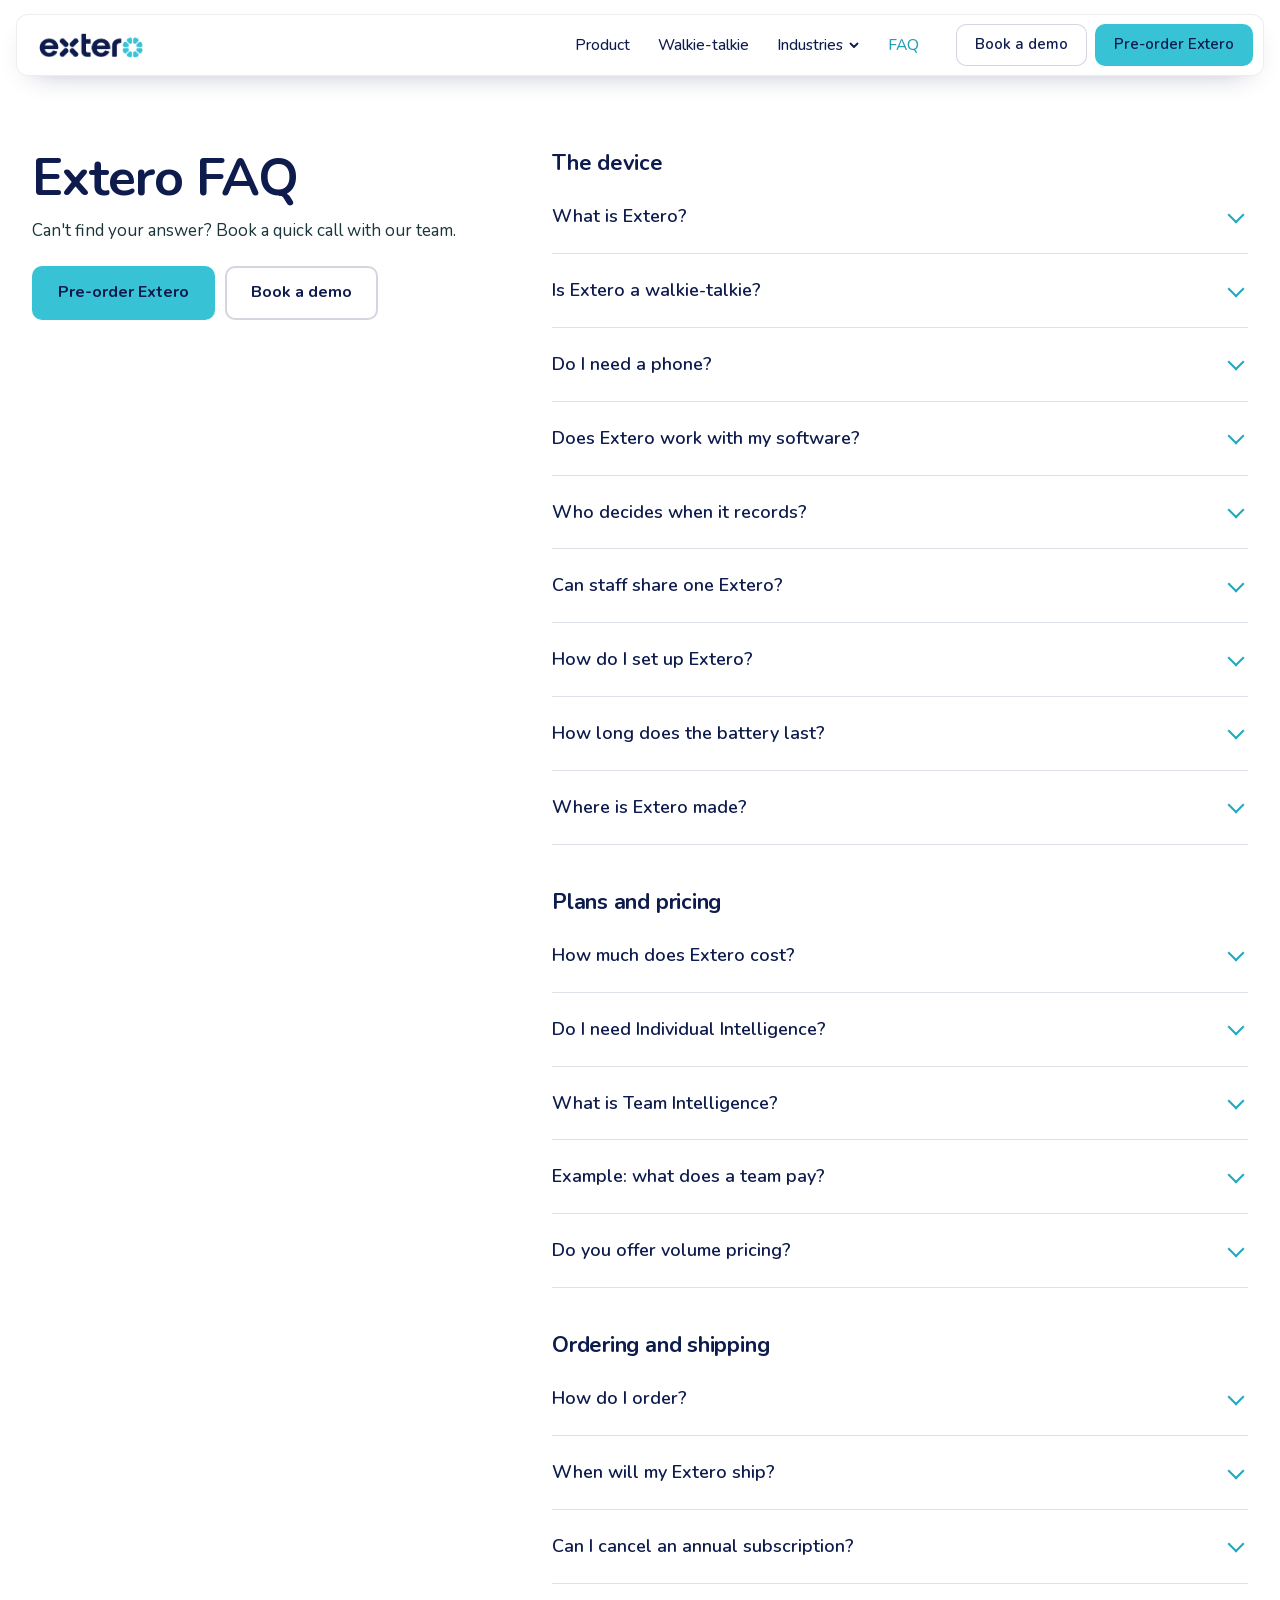
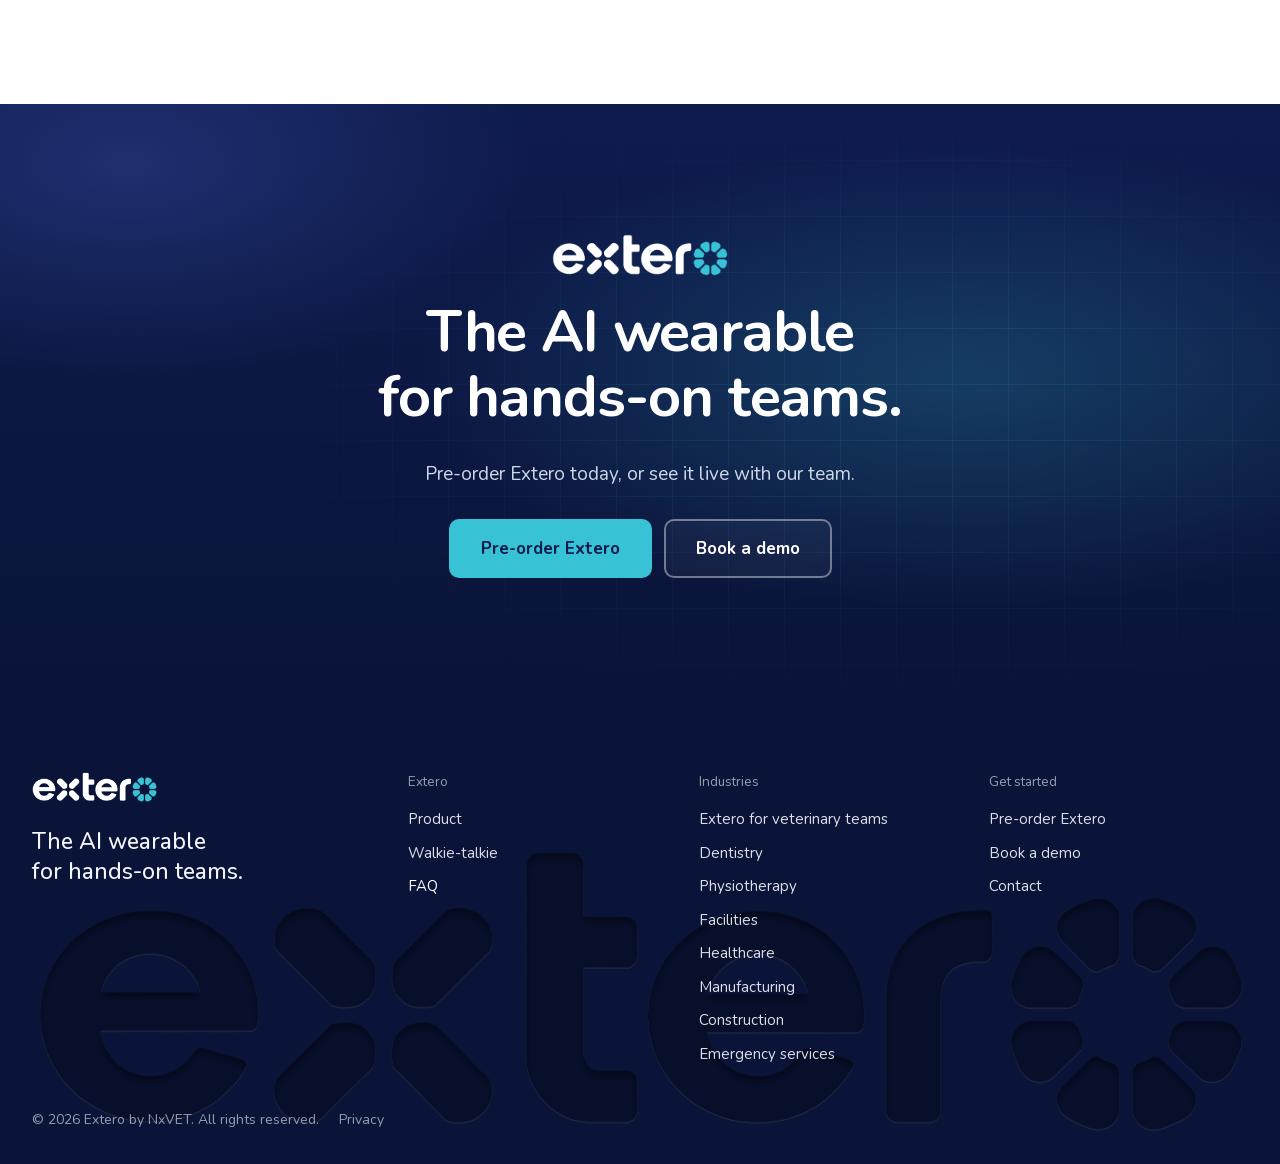
<file: faq/index.html>
<!doctype html>
<html lang="en">
<head>
<meta charset="utf-8">
<meta name="viewport" content="width=device-width, initial-scale=1">
<meta name="robots" content="noindex, nofollow">
<title>Extero FAQ</title>
<meta name="description" content="Extero FAQ: what Extero is, how much it costs, how to order and when it ships.">
<link rel="canonical" href="https://extero.ai/faq/">
<meta name="theme-color" content="#0e1b4d">
<meta property="og:type" content="website">
<meta property="og:site_name" content="Extero">
<meta property="og:title" content="Extero FAQ">
<meta property="og:description" content="Extero FAQ: what Extero is, how much it costs, how to order and when it ships.">
<meta property="og:url" content="https://extero.ai/faq/">
<meta property="og:image" content="https://extero.ai/assets/img/og-extero.jpg">
<meta property="og:image:width" content="1200">
<meta property="og:image:height" content="630">
<meta property="og:image:alt" content="Extero worn by a dentist, a maintenance technician, a physiotherapist and a machinist">
<meta name="twitter:card" content="summary_large_image">
<meta name="twitter:title" content="Extero FAQ">
<meta name="twitter:description" content="Extero FAQ: what Extero is, how much it costs, how to order and when it ships.">
<meta name="twitter:image" content="https://extero.ai/assets/img/og-extero.jpg">
<link rel="icon" href="/favicon.ico" sizes="48x48">
<link rel="icon" type="image/svg+xml" href="/assets/img/favicon.svg">
<link rel="apple-touch-icon" href="/assets/img/apple-touch-icon.png">
<link rel="manifest" href="/site.webmanifest">
<link rel="preload" href="/assets/fonts/nunito-latin.woff2" as="font" type="font/woff2" crossorigin>
<link rel="stylesheet" href="/assets/bundles/site-e1bb4ed191b1.css">







</head>
<!-- Generated by _tools/make-topic-pages.mjs from index.html (FAQ page). Do not edit: change index.html or that script and run it again. -->
<body data-demo-url="https://calendar.app.google/ThBtd39a37VWiKsW6">

<header class="hd" id="hd">
  <a class="hd-skip" href="#main">Skip to content</a>
  <div class="hd-bar">
    <a class="hd-logo" href="/" aria-label="Extero, home"><span class="xmark" aria-hidden="true"></span></a>
    <nav class="hd-nav" aria-label="Main">
      <a href="/products/extero/">Product</a>
      <a href="/walkie-talkie/">Walkie-talkie</a>
      <div class="hd-dd">
        <button type="button" aria-expanded="false" aria-controls="hd-dd-ind">Industries<svg viewBox="0 0 12 12" aria-hidden="true"><path d="M2.5 4.5l3.5 3.5 3.5-3.5"/></svg></button>
        <div class="hd-dd-panel" id="hd-dd-ind">
          <div class="hd-dd-col">
            <p class="hd-dd-t">Clinics</p>
            <a class="hd-ind" href="https://nx.vet/" rel="noopener" data-nav-ind="veterinary" style="--i:0"><span class="hd-ind-img"><img src="/assets/img/nav-veterinary.webp" alt="" width="240" height="240" loading="lazy" decoding="async"></span><span class="hd-ind-txt"><strong>Veterinary<svg class="hd-ind-ext" viewBox="0 0 12 12" aria-hidden="true"><path d="M4 2.5h5.5V8M9.5 2.5L3 9"/></svg></strong><small>NxVET for veterinary clinics, on nx.vet</small></span></a>
            <a class="hd-ind" href="/dentistry/" data-nav-ind="dentistry" style="--i:1"><span class="hd-ind-img"><img src="/assets/img/nav-dentistry.webp" alt="" width="240" height="240" loading="lazy" decoding="async"></span><span class="hd-ind-txt"><strong>Dentistry</strong><small>Communication for the dental office</small></span></a>
            <a class="hd-ind" href="/physiotherapy/" data-nav-ind="physiotherapy" style="--i:2"><span class="hd-ind-img"><img src="/assets/img/nav-physiotherapy.webp" alt="" width="240" height="240" loading="lazy" decoding="async"></span><span class="hd-ind-txt"><strong>Physiotherapy</strong><small>An AI scribe for physical therapy</small></span></a>
            <a class="hd-ind" href="/healthcare/" data-nav-ind="healthcare" style="--i:3"><span class="hd-ind-img"><img src="/assets/img/nav-healthcare.webp" alt="" width="240" height="240" loading="lazy" decoding="async"></span><span class="hd-ind-txt"><strong>Healthcare</strong><small>Hands-free for nurses and care teams</small></span></a>
          </div>
          <div class="hd-dd-col">
            <p class="hd-dd-t">Field and floor teams</p>
            <a class="hd-ind" href="/facilities-maintenance/" data-nav-ind="facilities-maintenance" style="--i:4"><span class="hd-ind-img"><img src="/assets/img/nav-facilities-maintenance.webp" alt="" width="240" height="240" loading="lazy" decoding="async"></span><span class="hd-ind-txt"><strong>Facilities</strong><small>Two-way radios for maintenance teams</small></span></a>
            <a class="hd-ind" href="/manufacturing/" data-nav-ind="manufacturing" style="--i:5"><span class="hd-ind-img"><img src="/assets/img/nav-manufacturing.webp" alt="" width="240" height="240" loading="lazy" decoding="async"></span><span class="hd-ind-txt"><strong>Manufacturing</strong><small>Walkie-talkie for plants and warehouses</small></span></a>
            <a class="hd-ind" href="/construction/" data-nav-ind="construction" style="--i:6"><span class="hd-ind-img"><img src="/assets/img/nav-construction.webp" alt="" width="240" height="240" loading="lazy" decoding="async"></span><span class="hd-ind-txt"><strong>Construction</strong><small>Wi-Fi walkie-talkies for site offices</small></span></a>
            <a class="hd-ind" href="/emergency-services/" data-nav-ind="emergency-services" style="--i:7"><span class="hd-ind-img"><img src="/assets/img/nav-emergency-services.webp" alt="" width="240" height="240" loading="lazy" decoding="async"></span><span class="hd-ind-txt"><strong>Emergency services</strong><small>Voice notes for EMS and fire crews</small></span></a>
          </div>
          <p class="hd-dd-foot">Not sure Extero fits your team? <a href="https://calendar.app.google/ThBtd39a37VWiKsW6" data-demo>Book a demo<svg viewBox="0 0 12 12" aria-hidden="true"><path d="M2.5 6h7M6.5 3l3 3-3 3"/></svg></a></p>
        </div>
      </div>
      <a href="/faq/" aria-current="page">FAQ</a>
    </nav>
    <details class="hd-menu">
      <summary aria-label="Menu"><span aria-hidden="true"></span></summary>
      <nav aria-label="Menu">
        <a href="/products/extero/">Product</a>
        <a href="/walkie-talkie/">Walkie-talkie</a>
        <a href="/faq/" aria-current="page">FAQ</a>
        <details class="hd-industry-list"><summary>Industries</summary><div class="hd-industry-links">
        <a class="hd-menu-ind" href="https://nx.vet/" rel="noopener" data-nav-ind="veterinary"><img src="/assets/img/nav-veterinary.webp" alt="" width="240" height="240" loading="lazy" decoding="async"><span>Veterinary<small>nx.vet</small></span></a>
        <a class="hd-menu-ind" href="/dentistry/" data-nav-ind="dentistry"><img src="/assets/img/nav-dentistry.webp" alt="" width="240" height="240" loading="lazy" decoding="async"><span>Dentistry</span></a>
        <a class="hd-menu-ind" href="/physiotherapy/" data-nav-ind="physiotherapy"><img src="/assets/img/nav-physiotherapy.webp" alt="" width="240" height="240" loading="lazy" decoding="async"><span>Physiotherapy</span></a>
        <a class="hd-menu-ind" href="/facilities-maintenance/" data-nav-ind="facilities-maintenance"><img src="/assets/img/nav-facilities-maintenance.webp" alt="" width="240" height="240" loading="lazy" decoding="async"><span>Facilities</span></a>
        <a class="hd-menu-ind" href="/healthcare/" data-nav-ind="healthcare"><img src="/assets/img/nav-healthcare.webp" alt="" width="240" height="240" loading="lazy" decoding="async"><span>Healthcare</span></a>
        <a class="hd-menu-ind" href="/manufacturing/" data-nav-ind="manufacturing"><img src="/assets/img/nav-manufacturing.webp" alt="" width="240" height="240" loading="lazy" decoding="async"><span>Manufacturing</span></a>
        <a class="hd-menu-ind" href="/construction/" data-nav-ind="construction"><img src="/assets/img/nav-construction.webp" alt="" width="240" height="240" loading="lazy" decoding="async"><span>Construction</span></a>
        <a class="hd-menu-ind" href="/emergency-services/" data-nav-ind="emergency-services"><img src="/assets/img/nav-emergency-services.webp" alt="" width="240" height="240" loading="lazy" decoding="async"><span>Emergency services</span></a>
        </div></details>
        <a class="hd-menu-cta" href="https://calendar.app.google/ThBtd39a37VWiKsW6" data-demo>Book a demo</a>
      </nav>
    </details>
    <div class="hd-ctas">
      <a class="hd-btn hd-btn-ghost" href="https://calendar.app.google/ThBtd39a37VWiKsW6" data-demo>Book a demo</a>
      <a class="hd-btn hd-btn-primary" href="/products/extero/">Pre-order<span class="hd-more">Extero</span></a>
    </div>
  </div>
</header>

<main id="main" tabindex="-1">
<div class="nxh-root nxx nxx-light nxx-pre xo" style="--nxx-device:url('/assets/theme/nx-extero-device-480.webp');--nxx-led-mask:url('/assets/theme/nx-extero-led-mask.png')">
<section class="nxh-section nxh-faq xo-faq xo-topic-top" id="top" style="background:#fff">
  <div class="nxh-wrap nxh-faq-grid">
    <div class="nxh-faq-left">
      <div class="nxh-faq-aside">
        <h1>Extero FAQ</h1>
        <p>Can't find your answer? Book a quick call with our team.</p>
        <div class="nxh-faq-ctas">
          <a class="nxh-btn nxh-btn-primary" href="/products/extero/">Pre-order Extero</a>
          <a class="nxh-btn nxh-btn-ghost" href="https://calendar.app.google/ThBtd39a37VWiKsW6" data-demo>Book a demo</a>
        </div>
      </div>
    </div>
    <div class="nxh-faq-list nxh-reveal">
      <h2 class="xo-faq-group">The device</h2>
      <details><summary>What is Extero?</summary><p>Extero is the AI wearable for hands-on teams. It clips on, with a microphone and a speaker built in. Take notes hands-free, talk to your team and ask AI. No phone needed.</p></details>
      <details><summary>Is Extero a walkie-talkie?</summary><p>Yes. Push-to-talk between staff, from the same device, on your site Wi-Fi. Messages play from its speaker, when you are ready or automatically, and you can replay the latest one.</p></details>
      <details><summary>Do I need a phone?</summary><p>No. You set Extero up once from the Extero app over Bluetooth. After that it works on your site Wi-Fi with no phone: recording, team messages and AI.</p></details>
      <details><summary>Does Extero work with my software?</summary><p>Send recordings and transcripts anywhere with the API, webhooks or the MCP server. Tell us which software you use and we will confirm the setup. <a href="/contact/?enquiry=software#contact-form">Check software compatibility</a>.</p></details>
      <details><summary>Who decides when it records?</summary><p>Your staff. One press routes speech to the record, the team or AI. Staff control when it records.</p></details>
      <details><summary>Can staff share one Extero?</summary><p>Yes. Each person checks in on the device, so you still know who said what. Most teams need one Extero for each person working that day, not one for every employee.</p></details>
      <details><summary>How do I set up Extero?</summary><p>Turn it on (plug in the charger, or hold the main button for about 2 seconds), connect it to your site Wi-Fi from the Extero app over Bluetooth, and it is ready when the ring goes dark. The <a href="https://nx.vet/pages/helloextero" rel="noopener">Extero quickstart guide</a> walks you through the six steps, the buttons and what every light means.</p></details>
      <details><summary>How long does the battery last?</summary><p>Up to 8 hours of battery life, depending on use. Extero weighs about 50 g (under 2 oz).</p></details>
      <details><summary>Where is Extero made?</summary><p>Extero is designed, assembled and tested in Canada.</p></details>
      <h2 class="xo-faq-group">Plans and pricing</h2>
      <details><summary>How much does Extero cost?</summary><p><strong>Standard pricing:</strong> The Extero device is $299, or $199 with an Annual plan. Then every device is $19 per month. Individual Intelligence adds $30 per user per month, and Team Intelligence adds $100 per team per month, with the first month free. Billed monthly or yearly. Prices are in USD, before shipping and taxes.</p><p class="xo-offer-note" data-xo-offer hidden></p></details>
      <details><summary>Do I need Individual Intelligence?</summary><p>Only for people who want Extero to write their records. Without it, Extero records hands-free into the software you already use and gives you WiFi Walkie-Talkies and 10 AI voice commands, reminders and timers a month. Individual Intelligence is per user: it adds AI records and unlimited AI voice commands, reminders and timers (fair use applies), and includes free AI records for support staff.</p></details>
      <details><summary>What is Team Intelligence?</summary><p>standard offer: Team Intelligence is one subscription for the team: advanced AI reports, the task tracker and community plugins, unlimited storage, the Flowchart/Whiteboard and priority support. It is $100 per team per month, the first month is free and you can cancel anytime.</p></details>
      <details><summary>Example: what does a team pay?</summary><p>Three devices, with Individual Intelligence for two users: 3 × $19 + 2 × $30 = $117 per month, plus $199 per device once with an Annual plan. Team Intelligence adds $100 per month for the team.</p></details>
      <details><summary>Do you offer volume pricing?</summary><p>Yes. <a href="https://calendar.app.google/ThBtd39a37VWiKsW6" data-demo>Book a call</a> for custom pricing.</p></details>
      <h2 class="xo-faq-group">Ordering and shipping</h2>
      <details><summary>How do I order?</summary><p>On the <a href="/products/extero/">Extero page</a>, choose your billing period and number of devices, then continue to checkout. You enter your shipping address, pick a delivery option and pay by card on our secure Stripe checkout.</p></details>
      <details><summary>When will my Extero ship?</summary><p>Extero is on pre-order: your order joins our next shipping batch, and we email you tracking as soon as it ships. You pay for the device and shipping when you order, and your plan is charged the day your first Extero comes online, at the latest 180 days after payment.</p></details>
      <details><summary>Can I cancel an annual subscription?</summary><p>Cancelling an annual subscription stops the next renewal. Unused prepaid months are not refunded.</p></details>
    </div>
  </div>
</section>

<section class="nxh-closing">
  <div class="nxh-hero-bg" aria-hidden="true"></div>
  <div class="nxh-wrap nxh-closing-inner nxh-reveal">
    <span class="nx-xmark nx-xmark-head" aria-hidden="true"></span>
    <h2>The AI wearable for hands-on teams.</h2>
    <p>Pre-order Extero today, or see it live with our team.</p>
    <div class="nxh-hero-actions nxh-center">
      <a class="nxh-btn nxh-btn-primary nxh-btn-lg" href="/products/extero/">Pre-order Extero</a>
      <a class="nxh-btn nxh-btn-outline-light nxh-btn-lg" href="https://calendar.app.google/ThBtd39a37VWiKsW6" data-demo>Book a demo</a>
    </div>
  </div>
</section>

</div>
</main>

<footer class="ft">
  <div class="ft-frame">
    <div class="ft-top">
      <div class="ft-id">
        <a class="ft-brand" href="/" aria-label="Extero, home"><span class="xmark" aria-hidden="true"></span></a>
        <p class="ft-tag">The AI wearable for hands-on teams.</p>
      </div>
      <nav class="ft-cols" aria-label="Footer">
        <div class="ft-col">
          <p class="ft-col-t">Extero</p>
          <ul>
            <li><a href="/products/extero/">Product</a></li>
            <li><a href="/walkie-talkie/">Walkie-talkie</a></li>
            <li><a href="/faq/" aria-current="page">FAQ</a></li>
          </ul>
        </div>
        <div class="ft-col">
          <p class="ft-col-t">Industries</p>
          <ul>
            <li><a href="https://nx.vet/" rel="noopener">Extero for veterinary teams</a></li>
            <li><a href="/dentistry/">Dentistry</a></li>
            <li><a href="/physiotherapy/">Physiotherapy</a></li>
            <li><a href="/facilities-maintenance/">Facilities</a></li>
            <li><a href="/healthcare/">Healthcare</a></li>
            <li><a href="/manufacturing/">Manufacturing</a></li>
            <li><a href="/construction/">Construction</a></li>
            <li><a href="/emergency-services/">Emergency services</a></li>
          </ul>
        </div>
        <div class="ft-col">
          <p class="ft-col-t">Get started</p>
          <ul>
            <li><a href="/products/extero/">Pre-order Extero</a></li>
            <li><a href="https://calendar.app.google/ThBtd39a37VWiKsW6" data-demo>Book a demo</a></li>
            <li><a href="/contact/">Contact</a></li>
          </ul>
        </div>
      </nav>
    </div>
    <p class="ft-bar"><span>&copy; 2026 Extero by NxVET. All rights reserved.</span><a href="https://nx.vet/policies/privacy-policy" rel="noopener">Privacy</a></p>
    <!-- The wordmark, sunk into the footer (Lucas, 2026-11-25, after lupapets.com: "the logo how it's engraved"): a darker fill,
         a shadow under the top edges and a thin light rim on the bottom edges, all from the filter below. No glow.
         It lies BEHIND the links, a little transparent (Lucas, same day: "the footer is too big in height ... the logo
         could be a little transparent and come behind the links"), so it is decoration: the home link is the regular
         logo above the tagline. -->
    <div class="ft-logo" aria-hidden="true">
      <svg viewBox="0 0 917 220" focusable="false">
        <defs>
          <filter id="ft-sunk" x="-2%" y="-6%" width="104%" height="112%" color-interpolation-filters="sRGB">
            <feFlood flood-color="#000" flood-opacity=".3" result="tint"/>
            <feComposite in="tint" in2="SourceAlpha" operator="in" result="base"/>
            <feComponentTransfer in="SourceAlpha" result="inv"><feFuncA type="table" tableValues="1 0"/></feComponentTransfer>
            <feOffset in="inv" dy="4" result="invDown"/>
            <feGaussianBlur in="invDown" stdDeviation="3.2" result="invDownBlur"/>
            <feFlood flood-color="#000" flood-opacity=".62"/>
            <feComposite in2="invDownBlur" operator="in"/>
            <feComposite in2="SourceAlpha" operator="in" result="shade"/>
            <feOffset in="inv" dy="-1" result="invUp"/>
            <feGaussianBlur in="invUp" stdDeviation=".55" result="invUpBlur"/>
            <feFlood flood-color="#fff" flood-opacity=".17"/>
            <feComposite in2="invUpBlur" operator="in"/>
            <feComposite in2="SourceAlpha" operator="in" result="rim"/>
            <feMerge><feMergeNode in="base"/><feMergeNode in="shade"/><feMergeNode in="rim"/></feMerge>
          </filter>
        </defs>
        <image href="/assets/img/extero-wordmark-xl.webp" width="917" height="220" filter="url(#ft-sunk)"/>
      </svg>
    </div>
  </div>
</footer>

<!-- BF:start (Black Friday offer: written by build.mjs from the theme's snippets/nx-bf-offer.liquid, switch BLACK_FRIDAY; do not edit between the markers) -->
<style>.nxbf{--navy:#0e1b4d;--navy-2:#0a1438;--cyan:#37c2d6;background:var(--navy);color:#fff;width:min(760px,100% - 32px);max-width:none;max-height:calc(100dvh - 32px);font-family:var(--font-body-family,Nunito),Arial,sans-serif;letter-spacing:0;border:0;border-radius:12px;margin:auto;padding:0;font-size:16px;line-height:1.5;overflow:hidden auto;box-shadow:0 30px 70px -20px #050a1eb3}.nxbf:not([open]){display:none}.nxbf:focus{outline:none}.nxbf *{box-sizing:border-box}.nxbf::backdrop{background:#0a1020a8}.nxbf[open]{animation:.28s cubic-bezier(.22,.8,.24,1) nxbf-in}@keyframes nxbf-in{0%{opacity:0;transform:translateY(12px)}to{opacity:1;transform:none}}.nxbf-card{grid-template-columns:minmax(0,5fr) minmax(0,7fr);display:grid;position:relative}.nxbf-photo{background:#e9ebf0;min-height:100%;margin:0}.nxbf-photo img{object-fit:cover;object-position:50% 50%;width:100%;height:100%;display:block}.nxbf-body{background:radial-gradient(120% 120% at 100% 0%,#1b2d6e 0%,var(--navy) 55%,var(--navy-2) 100%);flex-direction:column;justify-content:center;align-items:flex-start;gap:14px;padding:44px 40px 40px;display:flex}.nxbf-new{color:#fff;text-wrap:balance;align-items:center;gap:10px;margin:0 0 6px;padding-right:36px;font-size:15px;font-weight:700;line-height:1.35;display:flex}.nxbf-new b{background:var(--cyan);color:var(--navy);letter-spacing:.14em;text-transform:uppercase;border-radius:5px;flex:none;padding:3px 8px;font-size:11px;font-weight:800;line-height:1.5}.nxbf-tag{letter-spacing:.16em;text-transform:uppercase;color:var(--cyan);margin:0;font-size:12px;font-weight:800;line-height:1.5}.nxbf-title{letter-spacing:-.015em;color:#fff;text-wrap:balance;margin:0;font-family:inherit;font-size:34px;font-weight:800;line-height:1.1}.nxbf-text{color:#e6ebf5;text-wrap:pretty;margin:0;font-size:17px;line-height:1.5}.nxbf-what{color:#b9c3d9;text-wrap:pretty;margin:0;font-size:13px;line-height:1.5}.nxbf-cta{background:var(--cyan);min-height:50px;color:var(--navy);border-radius:10px;justify-content:center;align-items:center;margin-top:10px;padding:12px 28px;font-size:16px;font-weight:800;text-decoration:none;transition:background-color .2s;display:inline-flex}.nxbf-cta:hover{color:var(--navy);background:#5ccfe0}.nxbf-cta:focus-visible,.nxbf-close:focus-visible{outline-offset:2px;outline:3px solid #fff}.nxbf-close{color:#fff;width:40px;height:40px;font:inherit;cursor:pointer;background:#0a1438b8;border:0;border-radius:10px;place-items:center;padding:0;font-size:26px;line-height:1;display:grid;position:absolute;top:10px;right:10px}.nxbf-close:hover{background:#ffffff2e}.nxbf-snipe{--navy:#0e1b4d;--cyan:#37c2d6;z-index:2147482000;background:var(--navy);color:#fff;min-height:56px;font-family:var(--font-body-family,Nunito),Arial,sans-serif;letter-spacing:0;text-align:left;cursor:pointer;border:0;border-radius:10px;align-items:center;gap:14px;margin:0;padding:9px 14px 9px 16px;transition:background-color .2s;animation:.4s cubic-bezier(.22,.8,.24,1) .3s backwards nxbf-snipe-in;display:flex;position:fixed;bottom:20px;left:20px;box-shadow:0 14px 34px -12px #050a1e99}.nxbf-snipe[hidden]{display:none}.nxbf-snipe:hover{background:#1b2d6e}.nxbf-snipe:focus-visible{outline:3px solid var(--cyan);outline-offset:2px}.nxbf-snipe-txt{white-space:nowrap;flex-direction:column;display:flex}.nxbf-snipe-tag{letter-spacing:.14em;text-transform:uppercase;color:var(--cyan);font-size:11px;font-weight:800;line-height:1.5}.nxbf-snipe-val{color:#fff;font-size:17px;font-weight:800;line-height:1.25}.nxbf-snipe-go{background:var(--cyan);width:28px;height:28px;color:var(--navy);border-radius:8px;flex:none;place-items:center;display:grid}.nxbf-snipe-go svg{width:14px;height:14px;display:block}@keyframes nxbf-snipe-in{0%{opacity:0;transform:translateY(10px)}to{opacity:1;transform:none}}@media (width<=640px){.nxbf-snipe{gap:10px;padding:8px 10px 8px 12px;bottom:20px;left:12px}.nxbf-snipe-val{font-size:16px}.nxbf-new{font-size:14px}.nxbf{width:min(420px,100% - 32px)}.nxbf-card{grid-template-columns:minmax(0,1fr)}.nxbf-photo{height:150px;min-height:0}.nxbf-photo img{object-position:50% 46%}.nxbf-body{gap:10px;padding:24px 22px}.nxbf-title{font-size:27px}.nxbf-text{font-size:16px}.nxbf-cta{width:100%}}@media (prefers-reduced-motion:reduce){.nxbf[open],.nxbf-snipe{animation:none}.nxbf-cta,.nxbf-snipe{transition:none}}@media print{.nxbf-snipe{display:none}}</style>
<button type="button" class="nxbf-snipe" id="NxBfSnipe" aria-haspopup="dialog" aria-controls="NxBfOffer" data-bf-snipe>
  <span class="nxbf-snipe-txt"><span class="nxbf-snipe-tag">Black Friday offer</span><span class="nxbf-snipe-val">Save <span data-bf-save>$1,200</span></span></span>
  <span class="nxbf-snipe-go" aria-hidden="true"><svg viewBox="0 0 14 14" fill="none" stroke="currentColor" stroke-width="2.2" stroke-linecap="round" stroke-linejoin="round"><path d="M5 2.5 9.5 7 5 11.5"/></svg></span>
</button>
<dialog class="nxbf" id="NxBfOffer" aria-labelledby="NxBfTitle" aria-describedby="NxBfText" data-end="1796101200" tabindex="-1">
  <div class="nxbf-card">
    <button type="button" class="nxbf-close" data-bf-close aria-label="Close">&times;</button>
    <figure class="nxbf-photo"><img src="/assets/theme/nx-extero-device-700.jpg" alt="The Extero device with its ring of lights" width="662" height="713" loading="lazy" decoding="async"></figure>
    <div class="nxbf-body">
      <p class="nxbf-new"><b>New</b> <span>Extero, the AI wearable for hands-on teams</span></p>
      <p class="nxbf-tag">Black Friday</p>
      <h2 class="nxbf-title" id="NxBfTitle">First year of Team Intelligence free</h2>
      <p class="nxbf-text" id="NxBfText">Order Extero by Nov 30 and your team gets Team Intelligence free for the first year, a US$1,200 value.</p>
      <p class="nxbf-what">Team Intelligence: advanced AI reports, task tracker and community plugins, unlimited storage, Flowchart/Whiteboard and priority support.</p>
      <a class="nxbf-cta" href="/products/extero/" data-bf-go>Pre-order Extero</a>
    </div>
  </div>
</dialog>
<script>
  (() => {
    const dlg = document.getElementById('NxBfOffer'), snipe = document.getElementById('NxBfSnipe');
    if (!dlg || dlg.dataset.ready) return;
    dlg.dataset.ready = '1';
    const END = (+dlg.dataset.end || 0) * 1000, KEY = 'nxBf2026';
    if (Date.now() >= END || typeof dlg.showModal !== 'function' || /\/black-friday/i.test(location.pathname)) { dlg.remove(); if (snipe) snipe.remove(); return; }   // a cached page after the offer, or a browser without <dialog>: nothing
    const forced = /[?&]bf=1(&|$)/.test(location.search);   // review link
    const home = dlg.hasAttribute('data-home');   // the homepage: on every visit
    const seen = () => { try { return localStorage.getItem(KEY) === '1'; } catch (_) { return false; } };
    const remember = () => { try { localStorage.setItem(KEY, '1'); } catch (_) {} };
    const track = (event, p) => window.dispatchEvent(new CustomEvent('nxvet:analytics', { detail: Object.assign({ event, placement: 'bf_popup' }, p || {}) }));
    // A page in Canadian dollars keeps its currency on the way to the product page, and the snipe says the Canadian value
    if (/[?&]currency=cad(&|$)/i.test(location.search)) {
      dlg.querySelector('[data-bf-go]').href = '/products/extero/?currency=cad';
      if (snipe) snipe.querySelector('[data-bf-save]').textContent = 'CA$1,800';
    }
    // Not over another dialog (demo booking, photo viewer), the open chat, or someone typing: try again a little later
    const busy = () => {
      const a = document.activeElement, tag = a && a.tagName;
      return !!document.querySelector('dialog[open]') || !!document.querySelector('.nxc.nxc-open') || tag === 'INPUT' || tag === 'TEXTAREA' || tag === 'SELECT' || !!(a && a.isContentEditable) || document.visibilityState === 'hidden';
    };
    let tries = 0, how = 'dismiss';
    const show = (trigger) => {
      if (dlg.open || Date.now() >= END) return;
      how = 'dismiss';
      dlg.showModal();
      dlg.focus({ preventScroll: true });   // the pop-up itself takes focus (its title and text are read out); Tab goes to Close, then the button
      track('bf_popup_view', { trigger });
    };
    // By itself: only for a visitor who has not closed it yet (the homepage: every visit)
    const open = () => {
      if (dlg.open || Date.now() >= END || (seen() && !forced && !home)) return;
      if (busy()) { if (++tries < 20) setTimeout(open, 3000); return; }
      show(forced ? 'review' : 'scroll');
    };
    // The dismissal is saved at once (the dialog's own "close" event comes a moment later, too late if the visitor is already leaving)
    const shut = () => { remember(); dlg.close(); };
    dlg.querySelector('[data-bf-close]').addEventListener('click', shut);
    dlg.addEventListener('click', e => { if (e.target === dlg) shut(); });   // a click on the dimmed page
    dlg.addEventListener('cancel', remember);   // Escape
    dlg.querySelector('[data-bf-go]').addEventListener('click', () => { how = 'cta'; remember(); track('bf_popup_click'); });
    dlg.addEventListener('close', () => { remember(); if (how !== 'cta') track('bf_popup_dismiss'); });
    // The snipe: the visitor asks for the details, so it opens whatever was closed before
    if (snipe) snipe.addEventListener('click', () => { track('bf_snipe_click'); show('snipe'); });
    // After a little scrolling (60% of a screen), never on arrival: the first screen is read first
    let armed = false;
    const onScroll = () => {
      if (!armed || window.scrollY < window.innerHeight * 0.6) return;
      armed = false; window.removeEventListener('scroll', onScroll);
      open();
    };
    const arm = () => { if (armed) return; armed = true; tries = 0; window.addEventListener('scroll', onScroll, { passive: true }); onScroll(); };
    if (forced) open(); // Offer dialog opens only on an explicit request.
    // Back to the homepage with the browser's Back button (page restored from memory): a visit too
    // Returning to the page must not reopen a dismissed promotion.
  })();
</script>
<!-- BF:end -->

<script type="application/ld+json">{"@context":"https://schema.org","@type":"BreadcrumbList","itemListElement":[{"@type":"ListItem","position":1,"name":"Extero","item":"https://extero.ai/"},{"@type":"ListItem","position":2,"name":"FAQ","item":"https://extero.ai/faq/"}]}</script>
<script type="application/ld+json">{"@context":"https://schema.org","@type":"FAQPage","mainEntity":[{"@type":"Question","name":"What is Extero?","acceptedAnswer":{"@type":"Answer","text":"Extero is the AI wearable for hands-on teams. It clips on, with a microphone and a speaker built in. Take notes hands-free, talk to your team and ask AI. No phone needed."}},{"@type":"Question","name":"Is Extero a walkie-talkie?","acceptedAnswer":{"@type":"Answer","text":"Yes. Push-to-talk between staff, from the same device, on your site Wi-Fi. Messages play from its speaker, when you are ready or automatically, and you can replay the latest one."}},{"@type":"Question","name":"Do I need a phone?","acceptedAnswer":{"@type":"Answer","text":"No. You set Extero up once from the Extero app over Bluetooth. After that it works on your site Wi-Fi with no phone: recording, team messages and AI."}},{"@type":"Question","name":"Does Extero work with my software?","acceptedAnswer":{"@type":"Answer","text":"Send recordings and transcripts anywhere with the API, webhooks or the MCP server. Tell us which software you use and we will confirm the setup. Check software compatibility."}},{"@type":"Question","name":"Who decides when it records?","acceptedAnswer":{"@type":"Answer","text":"Your staff. One press routes speech to the record, the team or AI. Staff control when it records."}},{"@type":"Question","name":"Can staff share one Extero?","acceptedAnswer":{"@type":"Answer","text":"Yes. Each person checks in on the device, so you still know who said what. Most teams need one Extero for each person working that day, not one for every employee."}},{"@type":"Question","name":"How do I set up Extero?","acceptedAnswer":{"@type":"Answer","text":"Turn it on (plug in the charger, or hold the main button for about 2 seconds), connect it to your site Wi-Fi from the Extero app over Bluetooth, and it is ready when the ring goes dark. The Extero quickstart guide walks you through the six steps, the buttons and what every light means."}},{"@type":"Question","name":"How long does the battery last?","acceptedAnswer":{"@type":"Answer","text":"Up to 8 hours of battery life, depending on use. Extero weighs about 50 g (under 2 oz)."}},{"@type":"Question","name":"Where is Extero made?","acceptedAnswer":{"@type":"Answer","text":"Extero is designed, assembled and tested in Canada."}},{"@type":"Question","name":"How much does Extero cost?","acceptedAnswer":{"@type":"Answer","text":"Standard pricing: The Extero device is $299, or $199 with an Annual plan. Then every device is $19 per month. Individual Intelligence adds $30 per user per month, and Team Intelligence adds $100 per team per month, with the first month free. Billed monthly or yearly. Prices are in USD, before shipping and taxes."}},{"@type":"Question","name":"Do I need Individual Intelligence?","acceptedAnswer":{"@type":"Answer","text":"Only for people who want Extero to write their records. Without it, Extero records hands-free into the software you already use and gives you WiFi Walkie-Talkies and 10 AI voice commands, reminders and timers a month. Individual Intelligence is per user: it adds AI records and unlimited AI voice commands, reminders and timers (fair use applies), and includes free AI records for support staff."}},{"@type":"Question","name":"What is Team Intelligence?","acceptedAnswer":{"@type":"Answer","text":"standard offer: Team Intelligence is one subscription for the team: advanced AI reports, the task tracker and community plugins, unlimited storage, the Flowchart/Whiteboard and priority support. It is $100 per team per month, the first month is free and you can cancel anytime."}},{"@type":"Question","name":"Example: what does a team pay?","acceptedAnswer":{"@type":"Answer","text":"Three devices, with Individual Intelligence for two users: 3 × $19 + 2 × $30 = $117 per month, plus $199 per device once with an Annual plan. Team Intelligence adds $100 per month for the team."}},{"@type":"Question","name":"Do you offer volume pricing?","acceptedAnswer":{"@type":"Answer","text":"Yes. Book a call for custom pricing."}},{"@type":"Question","name":"How do I order?","acceptedAnswer":{"@type":"Answer","text":"On the Extero page, choose your billing period and number of devices, then continue to checkout. You enter your shipping address, pick a delivery option and pay by card on our secure Stripe checkout."}},{"@type":"Question","name":"When will my Extero ship?","acceptedAnswer":{"@type":"Answer","text":"Extero is on pre-order: your order joins our next shipping batch, and we email you tracking as soon as it ships. You pay for the device and shipping when you order, and your plan is charged the day your first Extero comes online, at the latest 180 days after payment."}},{"@type":"Question","name":"Can I cancel an annual subscription?","acceptedAnswer":{"@type":"Answer","text":"Cancelling an annual subscription stops the next renewal. Unused prepaid months are not refunded."}}]}</script>
<script src="/js/analytics.js?v=eebaf767" defer></script>
<script src="/js/site.js?v=86203d02" defer></script>
<script src="/assets/theme/nx-extero-home.js?v=ea100799" defer></script>
<script src="/js/widows.js?v=6cb4b8d7" defer></script>
</body>
</html>
</file>
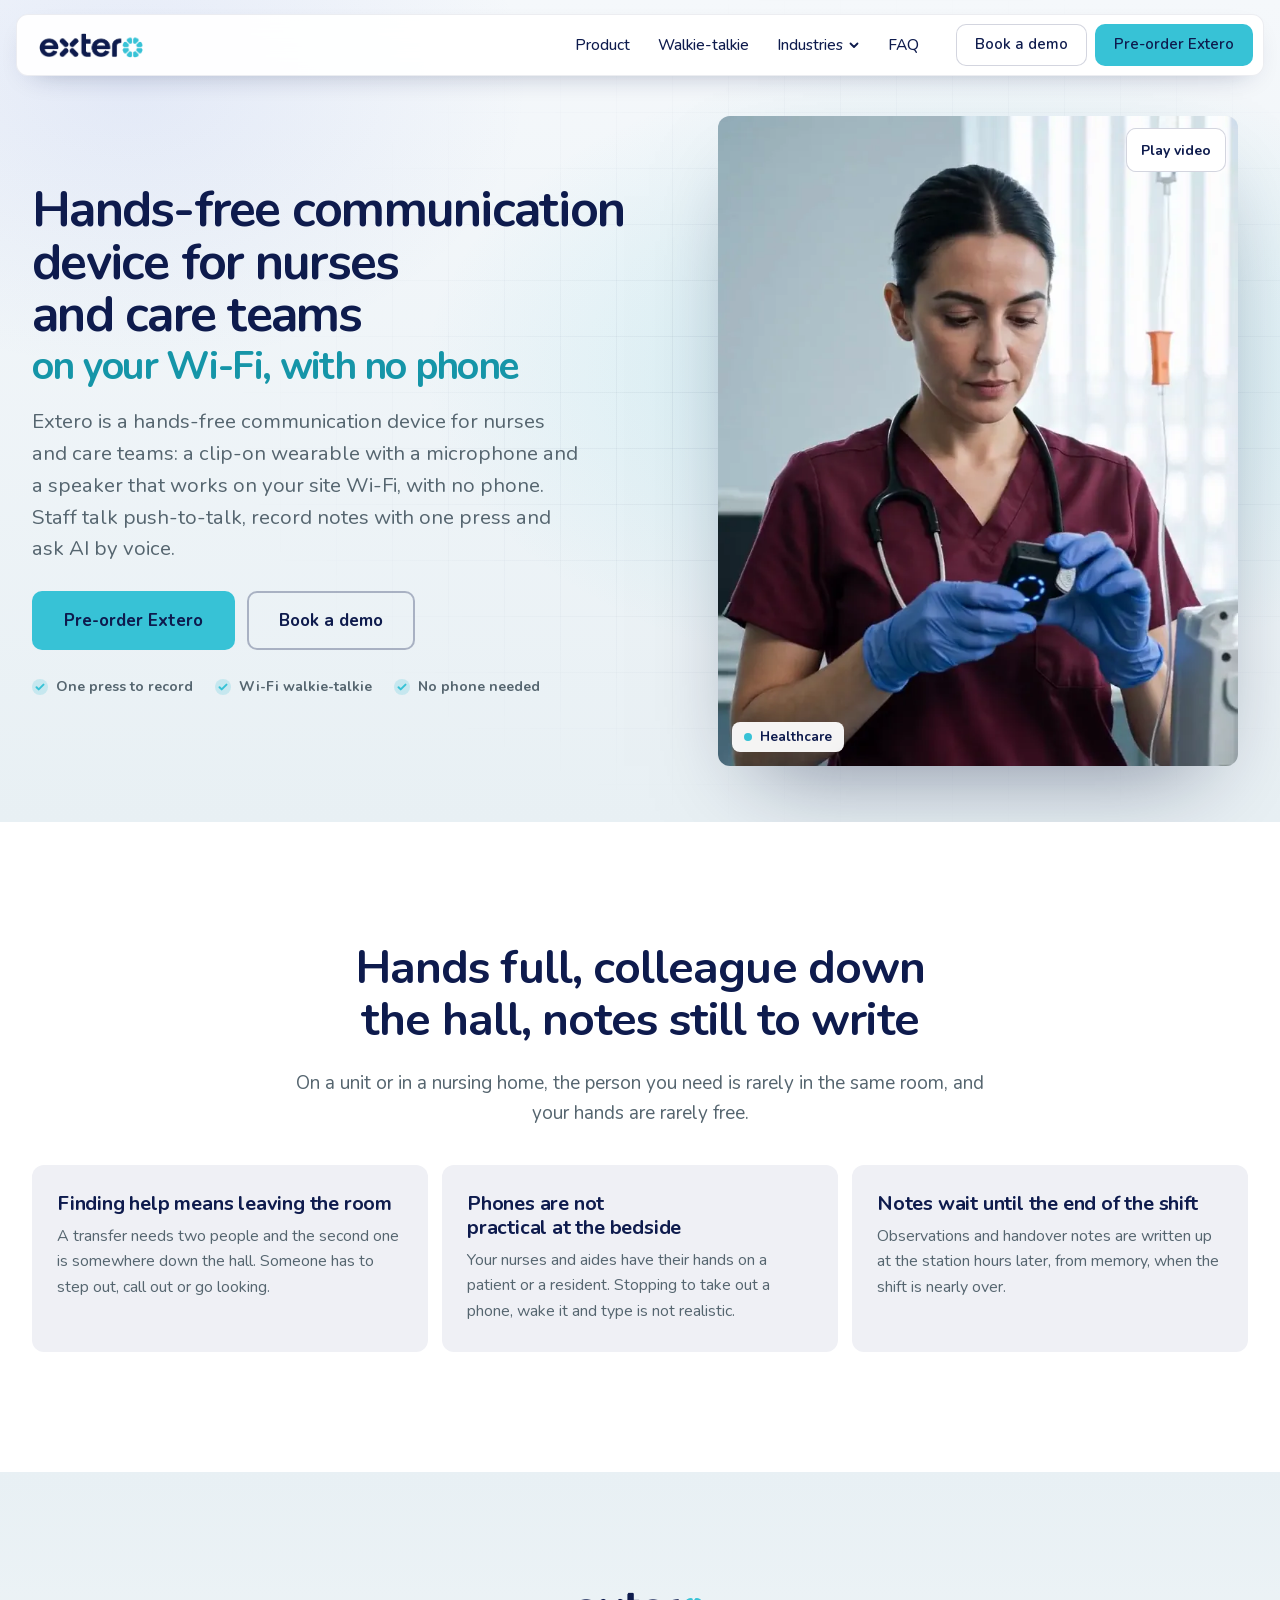
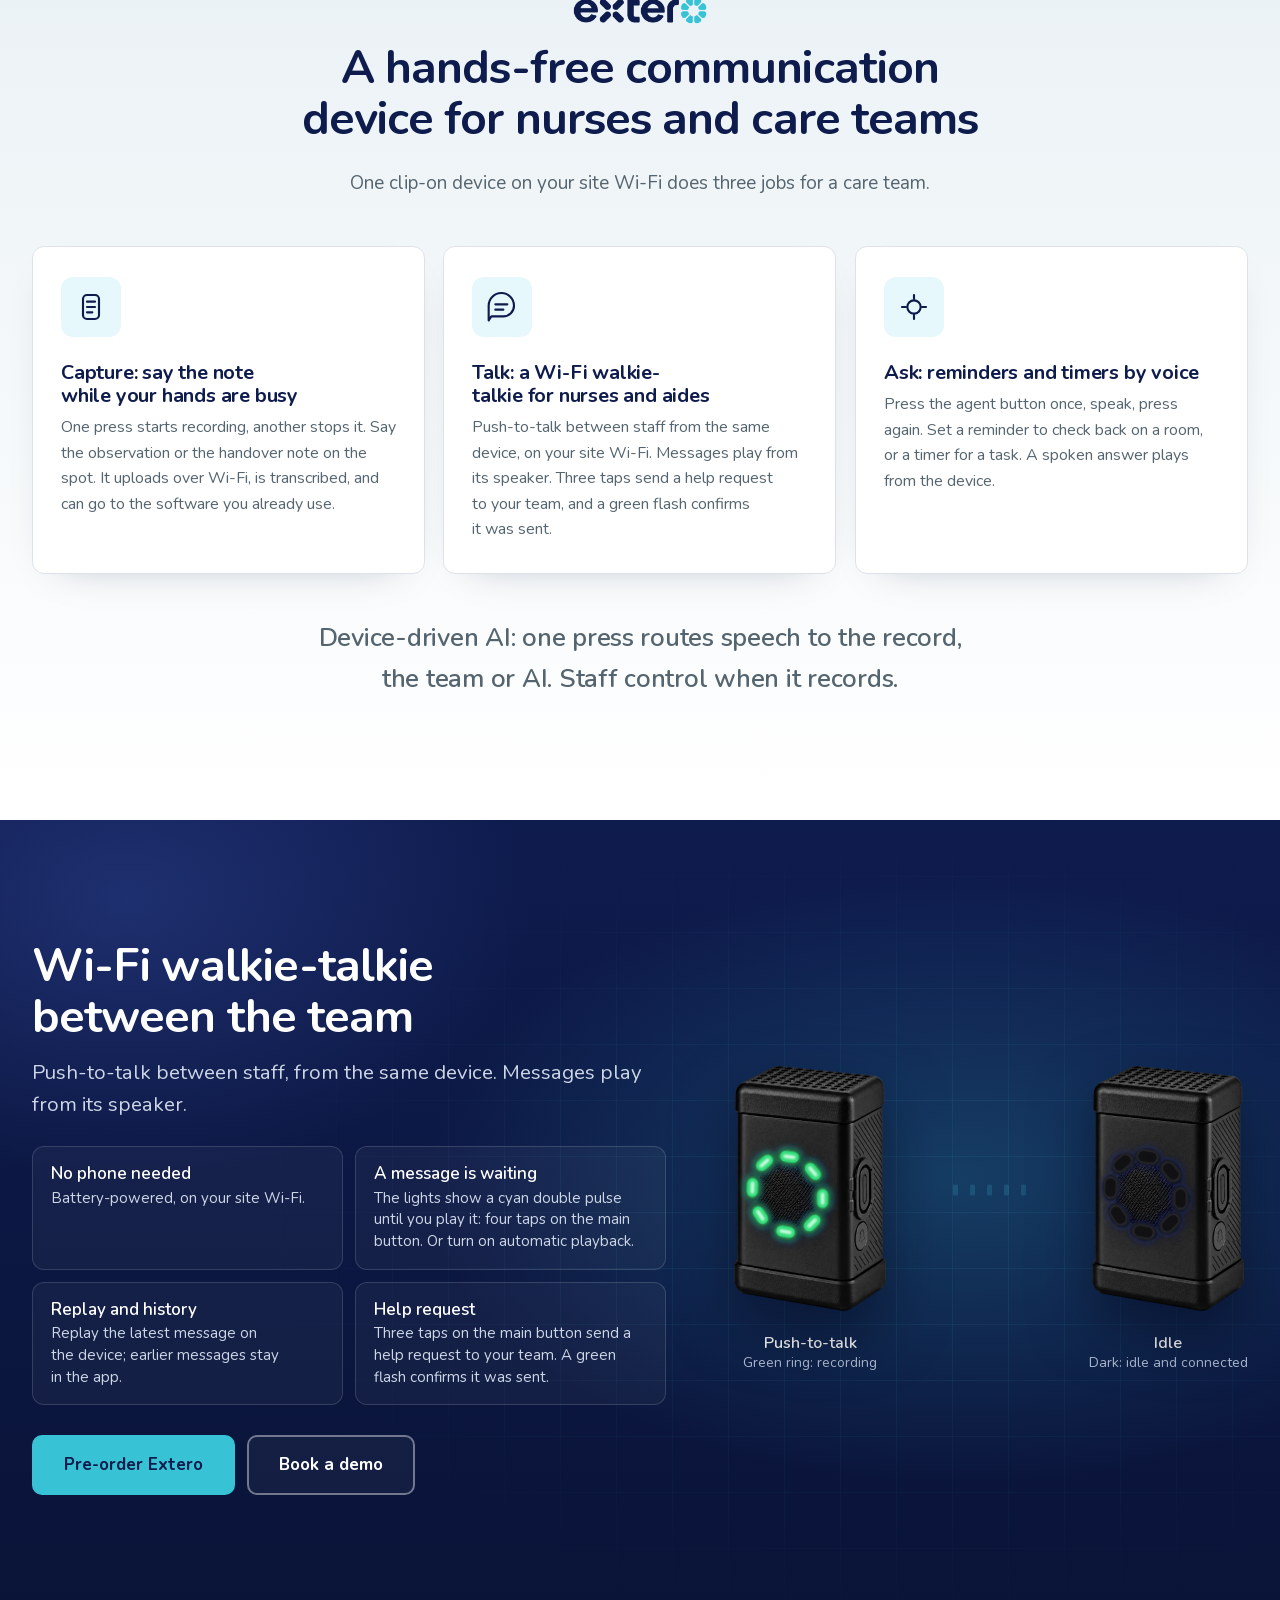
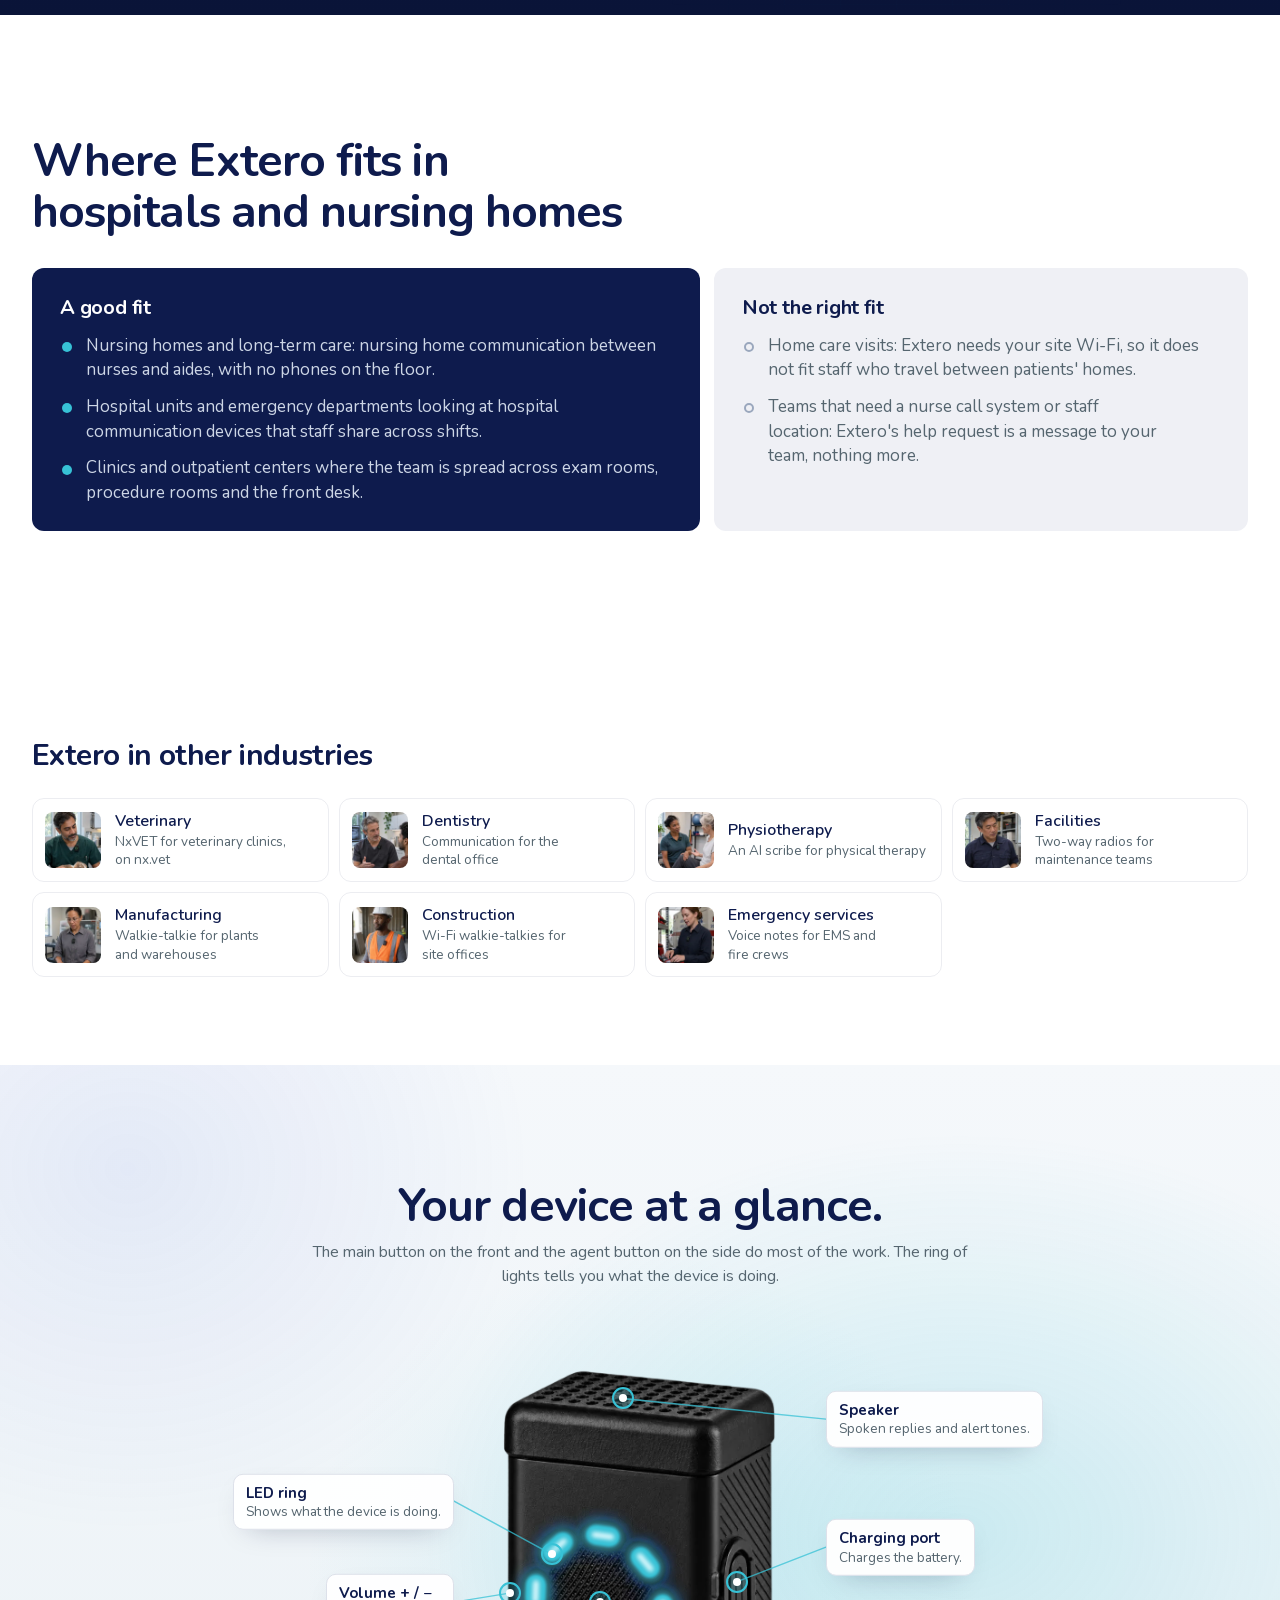
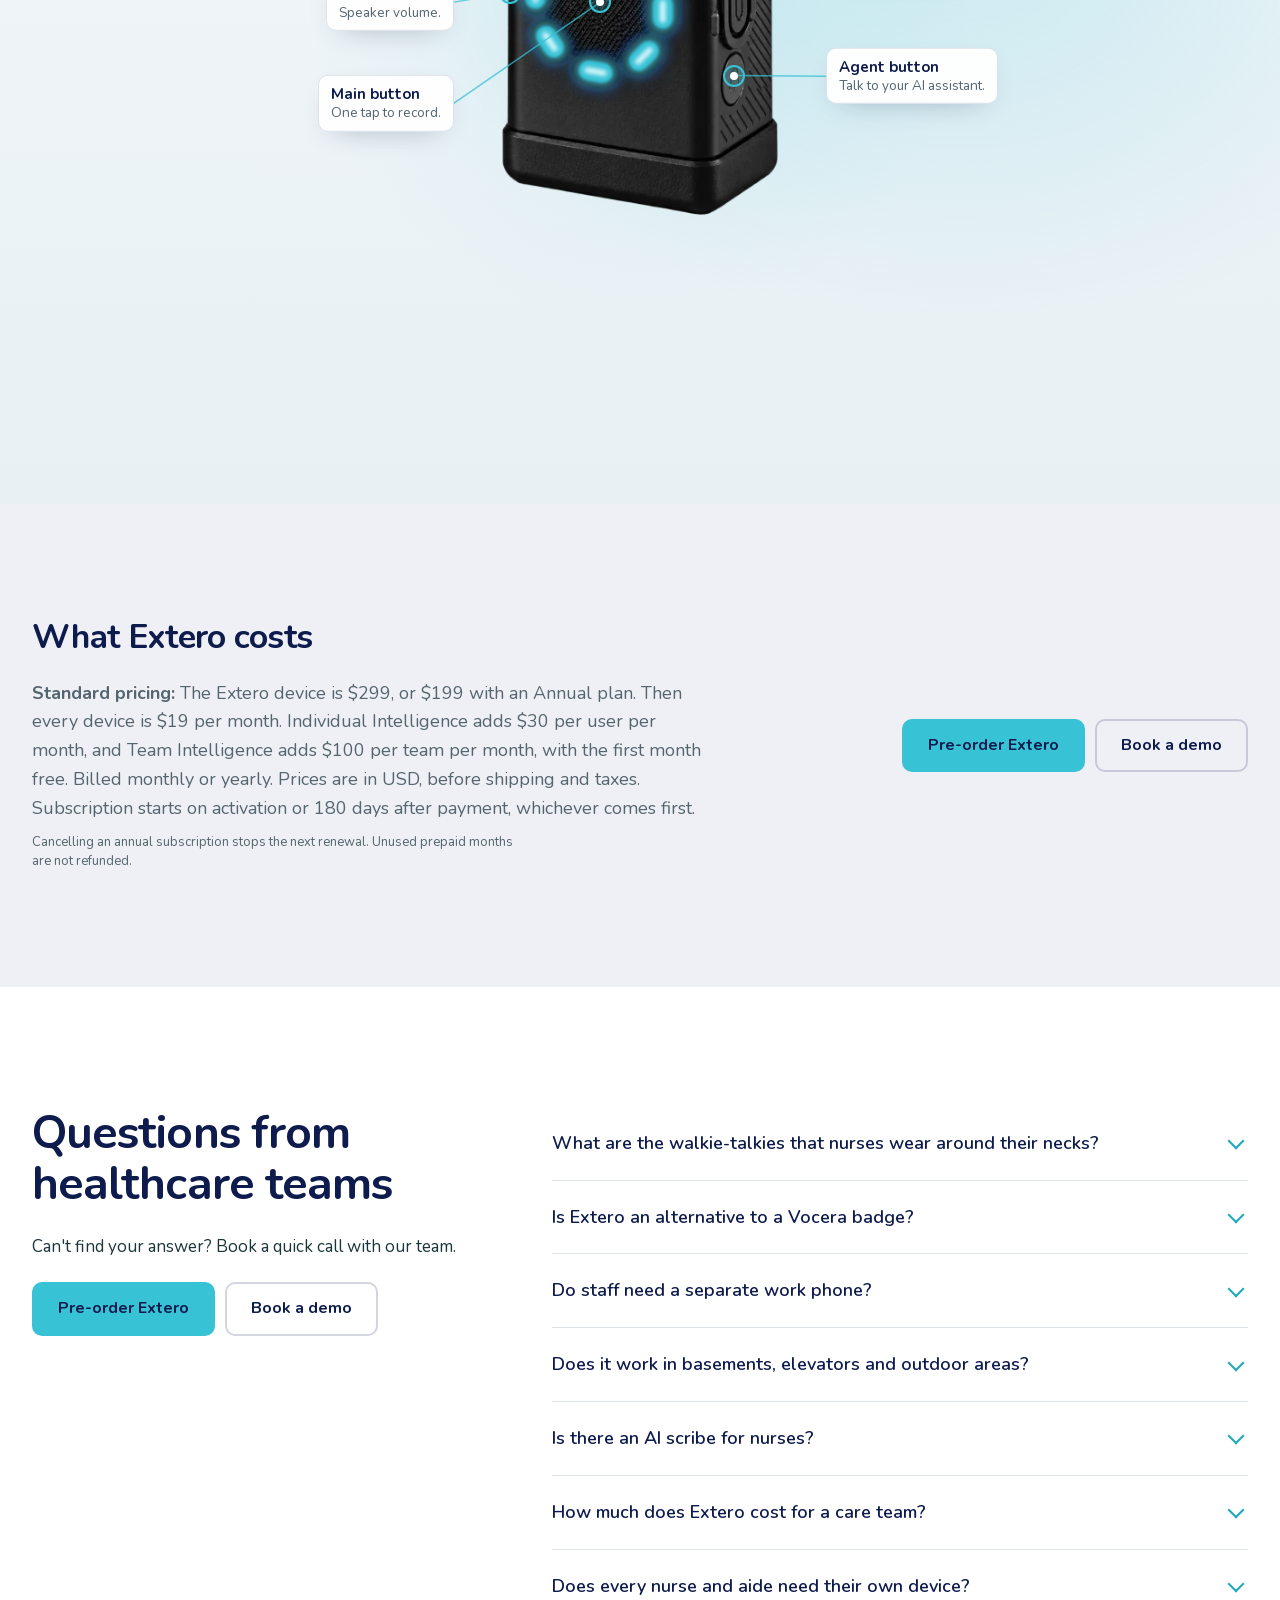
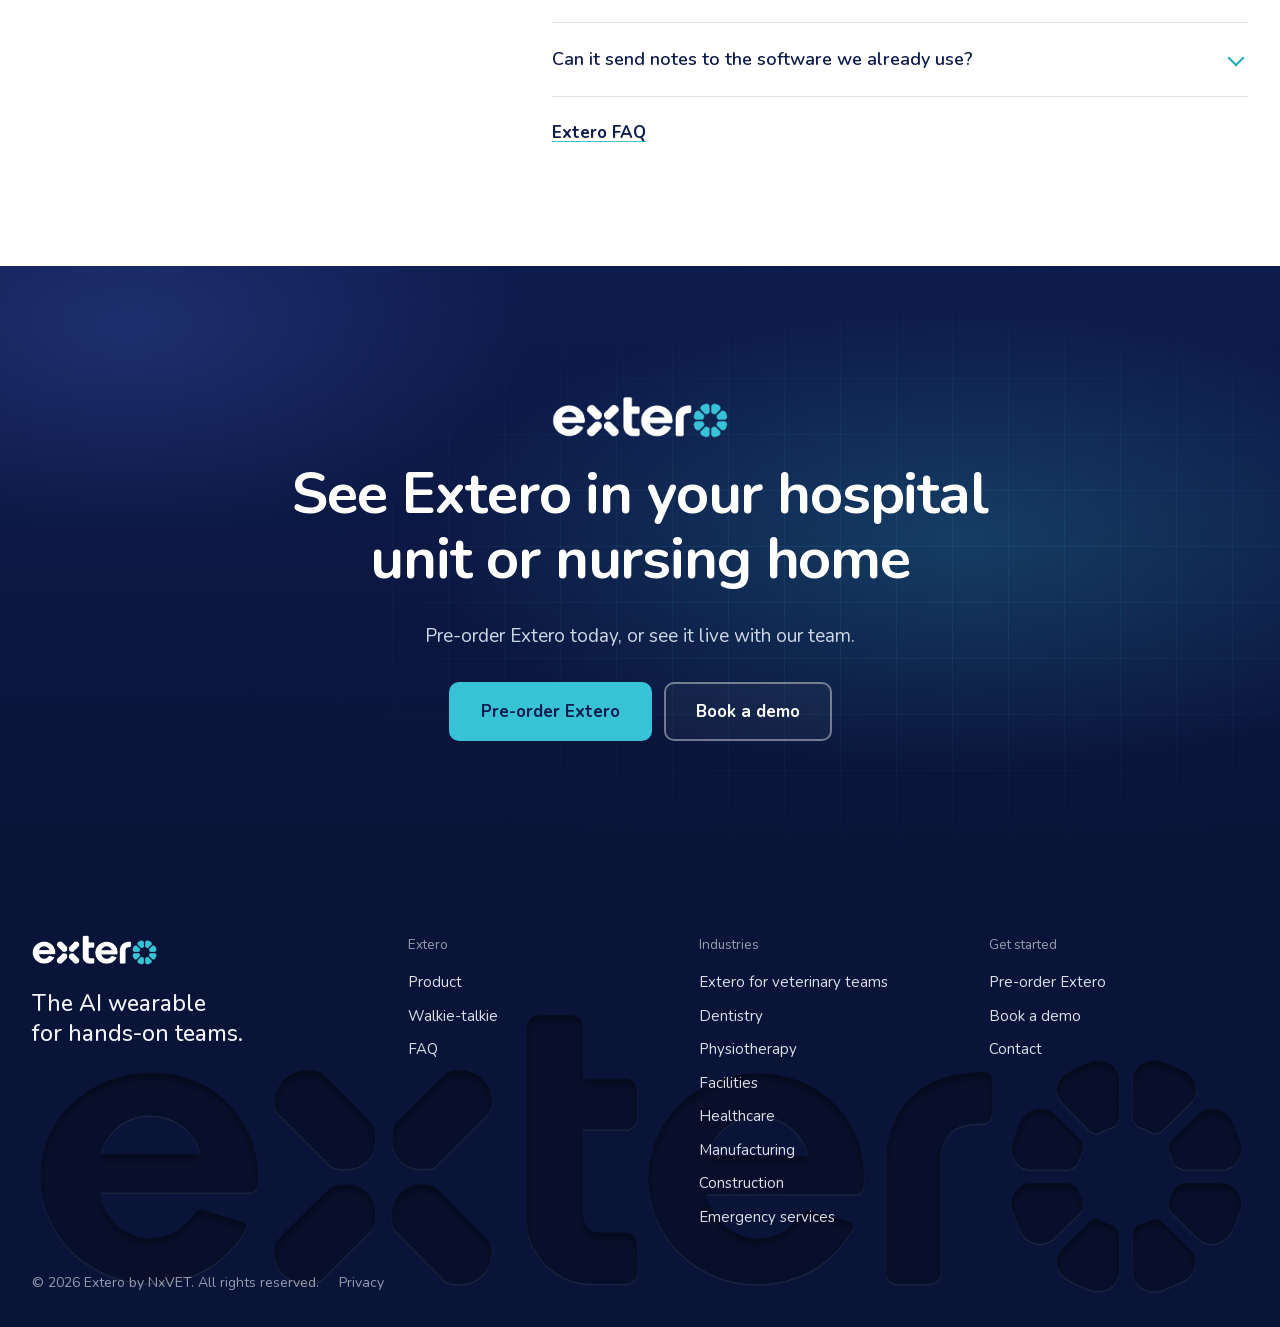
<file: healthcare/index.html>
<!doctype html>
<html lang="en">
<head>
<meta charset="utf-8">
<meta name="viewport" content="width=device-width, initial-scale=1">
<meta name="robots" content="noindex, nofollow">
<title>Hands-free communication device for nurses | Extero</title>
<meta name="description" content="A hands-free communication device for nurses and care teams: a clip-on Wi-Fi walkie-talkie with one-press voice notes. No phone, no pairing.">
<link rel="canonical" href="https://extero.ai/healthcare/">
<meta name="theme-color" content="#0e1b4d">
<meta property="og:type" content="website">
<meta property="og:site_name" content="Extero">
<meta property="og:title" content="Hands-free communication device for nurses | Extero">
<meta property="og:description" content="A hands-free communication device for nurses and care teams: a clip-on Wi-Fi walkie-talkie with one-press voice notes. No phone, no pairing.">
<meta property="og:url" content="https://extero.ai/healthcare/">
<meta property="og:image" content="https://extero.ai/assets/img/og-extero.jpg">
<meta property="og:image:width" content="1200">
<meta property="og:image:height" content="630">
<meta property="og:image:alt" content="Extero worn by a dentist, a maintenance technician, a physiotherapist and a machinist">
<meta name="twitter:card" content="summary_large_image">
<meta name="twitter:title" content="Hands-free communication device for nurses | Extero">
<meta name="twitter:description" content="A hands-free communication device for nurses and care teams: a clip-on Wi-Fi walkie-talkie with one-press voice notes. No phone, no pairing.">
<meta name="twitter:image" content="https://extero.ai/assets/img/og-extero.jpg">
<link rel="icon" href="/favicon.ico" sizes="48x48">
<link rel="icon" type="image/svg+xml" href="/assets/img/favicon.svg">
<link rel="apple-touch-icon" href="/assets/img/apple-touch-icon.png">
<link rel="manifest" href="/site.webmanifest">
<link rel="preload" as="image" href="/assets/video/hero-healthcare-poster.webp" media="(min-width: 761px)" fetchpriority="high">
<link rel="preload" as="image" href="/assets/video/hero-healthcare-poster-480.webp" media="(max-width: 760px)" fetchpriority="high">
<link rel="preload" href="/assets/fonts/nunito-latin.woff2" as="font" type="font/woff2" crossorigin>
<link rel="stylesheet" href="/assets/bundles/site-e1bb4ed191b1.css">







</head>
<!-- Generated by build.mjs from index.html (industry page: Healthcare). Do not edit: change index.html or build.mjs and run it again. -->
<body data-demo-url="https://calendar.app.google/ThBtd39a37VWiKsW6">

<header class="hd" id="hd">
  <a class="hd-skip" href="#main">Skip to content</a>
  <div class="hd-bar">
    <a class="hd-logo" href="/" aria-label="Extero, home"><span class="xmark" aria-hidden="true"></span></a>
    <nav class="hd-nav" aria-label="Main">
      <a href="/products/extero/">Product</a>
      <a href="/walkie-talkie/">Walkie-talkie</a>
      <div class="hd-dd">
        <button type="button" aria-expanded="false" aria-controls="hd-dd-ind">Industries<svg viewBox="0 0 12 12" aria-hidden="true"><path d="M2.5 4.5l3.5 3.5 3.5-3.5"/></svg></button>
        <div class="hd-dd-panel" id="hd-dd-ind">
          <div class="hd-dd-col">
            <p class="hd-dd-t">Clinics</p>
            <a class="hd-ind" href="https://nx.vet/" rel="noopener" data-nav-ind="veterinary" style="--i:0"><span class="hd-ind-img"><img src="/assets/img/nav-veterinary.webp" alt="" width="240" height="240" loading="lazy" decoding="async"></span><span class="hd-ind-txt"><strong>Veterinary<svg class="hd-ind-ext" viewBox="0 0 12 12" aria-hidden="true"><path d="M4 2.5h5.5V8M9.5 2.5L3 9"/></svg></strong><small>NxVET for veterinary clinics, on nx.vet</small></span></a>
            <a class="hd-ind" href="/dentistry/" data-nav-ind="dentistry" style="--i:1"><span class="hd-ind-img"><img src="/assets/img/nav-dentistry.webp" alt="" width="240" height="240" loading="lazy" decoding="async"></span><span class="hd-ind-txt"><strong>Dentistry</strong><small>Communication for the dental office</small></span></a>
            <a class="hd-ind" href="/physiotherapy/" data-nav-ind="physiotherapy" style="--i:2"><span class="hd-ind-img"><img src="/assets/img/nav-physiotherapy.webp" alt="" width="240" height="240" loading="lazy" decoding="async"></span><span class="hd-ind-txt"><strong>Physiotherapy</strong><small>An AI scribe for physical therapy</small></span></a>
            <a class="hd-ind" href="/healthcare/" data-nav-ind="healthcare" aria-current="page" style="--i:3"><span class="hd-ind-img"><img src="/assets/img/nav-healthcare.webp" alt="" width="240" height="240" loading="lazy" decoding="async"></span><span class="hd-ind-txt"><strong>Healthcare</strong><small>Hands-free for nurses and care teams</small></span></a>
          </div>
          <div class="hd-dd-col">
            <p class="hd-dd-t">Field and floor teams</p>
            <a class="hd-ind" href="/facilities-maintenance/" data-nav-ind="facilities-maintenance" style="--i:4"><span class="hd-ind-img"><img src="/assets/img/nav-facilities-maintenance.webp" alt="" width="240" height="240" loading="lazy" decoding="async"></span><span class="hd-ind-txt"><strong>Facilities</strong><small>Two-way radios for maintenance teams</small></span></a>
            <a class="hd-ind" href="/manufacturing/" data-nav-ind="manufacturing" style="--i:5"><span class="hd-ind-img"><img src="/assets/img/nav-manufacturing.webp" alt="" width="240" height="240" loading="lazy" decoding="async"></span><span class="hd-ind-txt"><strong>Manufacturing</strong><small>Walkie-talkie for plants and warehouses</small></span></a>
            <a class="hd-ind" href="/construction/" data-nav-ind="construction" style="--i:6"><span class="hd-ind-img"><img src="/assets/img/nav-construction.webp" alt="" width="240" height="240" loading="lazy" decoding="async"></span><span class="hd-ind-txt"><strong>Construction</strong><small>Wi-Fi walkie-talkies for site offices</small></span></a>
            <a class="hd-ind" href="/emergency-services/" data-nav-ind="emergency-services" style="--i:7"><span class="hd-ind-img"><img src="/assets/img/nav-emergency-services.webp" alt="" width="240" height="240" loading="lazy" decoding="async"></span><span class="hd-ind-txt"><strong>Emergency services</strong><small>Voice notes for EMS and fire crews</small></span></a>
          </div>
          <p class="hd-dd-foot">Not sure Extero fits your team? <a href="https://calendar.app.google/ThBtd39a37VWiKsW6" data-demo>Book a demo<svg viewBox="0 0 12 12" aria-hidden="true"><path d="M2.5 6h7M6.5 3l3 3-3 3"/></svg></a></p>
        </div>
      </div>
      <a href="/faq/">FAQ</a>
    </nav>
    <details class="hd-menu">
      <summary aria-label="Menu"><span aria-hidden="true"></span></summary>
      <nav aria-label="Menu">
        <a href="/products/extero/">Product</a>
        <a href="/walkie-talkie/">Walkie-talkie</a>
        <a href="/faq/">FAQ</a>
        <details class="hd-industry-list"><summary>Industries</summary><div class="hd-industry-links">
        <a class="hd-menu-ind" href="https://nx.vet/" rel="noopener" data-nav-ind="veterinary"><img src="/assets/img/nav-veterinary.webp" alt="" width="240" height="240" loading="lazy" decoding="async"><span>Veterinary<small>nx.vet</small></span></a>
        <a class="hd-menu-ind" href="/dentistry/" data-nav-ind="dentistry"><img src="/assets/img/nav-dentistry.webp" alt="" width="240" height="240" loading="lazy" decoding="async"><span>Dentistry</span></a>
        <a class="hd-menu-ind" href="/physiotherapy/" data-nav-ind="physiotherapy"><img src="/assets/img/nav-physiotherapy.webp" alt="" width="240" height="240" loading="lazy" decoding="async"><span>Physiotherapy</span></a>
        <a class="hd-menu-ind" href="/facilities-maintenance/" data-nav-ind="facilities-maintenance"><img src="/assets/img/nav-facilities-maintenance.webp" alt="" width="240" height="240" loading="lazy" decoding="async"><span>Facilities</span></a>
        <a class="hd-menu-ind" href="/healthcare/" data-nav-ind="healthcare" aria-current="page"><img src="/assets/img/nav-healthcare.webp" alt="" width="240" height="240" loading="lazy" decoding="async"><span>Healthcare</span></a>
        <a class="hd-menu-ind" href="/manufacturing/" data-nav-ind="manufacturing"><img src="/assets/img/nav-manufacturing.webp" alt="" width="240" height="240" loading="lazy" decoding="async"><span>Manufacturing</span></a>
        <a class="hd-menu-ind" href="/construction/" data-nav-ind="construction"><img src="/assets/img/nav-construction.webp" alt="" width="240" height="240" loading="lazy" decoding="async"><span>Construction</span></a>
        <a class="hd-menu-ind" href="/emergency-services/" data-nav-ind="emergency-services"><img src="/assets/img/nav-emergency-services.webp" alt="" width="240" height="240" loading="lazy" decoding="async"><span>Emergency services</span></a>
        </div></details>
        <a class="hd-menu-cta" href="https://calendar.app.google/ThBtd39a37VWiKsW6" data-demo>Book a demo</a>
      </nav>
    </details>
    <div class="hd-ctas">
      <a class="hd-btn hd-btn-ghost" href="https://calendar.app.google/ThBtd39a37VWiKsW6" data-demo>Book a demo</a>
      <a class="hd-btn hd-btn-primary" href="/products/extero/">Pre-order<span class="hd-more">Extero</span></a>
    </div>
  </div>
</header>

<main id="main" tabindex="-1">
<div class="nxh-root nxx nxx-light nxx-pre xo" style="--nxx-device:url('/assets/theme/nx-extero-device-480.webp');--nxx-led-mask:url('/assets/theme/nx-extero-led-mask.png')">

<!-- ATTENTION: the product, worn in several industries -->
<section class="nxx-hero nxh-hero" id="top" aria-label="Hands-free communication device for nurses and care teams on your Wi-Fi, with no phone">
  <div class="nxx-bg" aria-hidden="true"></div>
  <div class="nxh-wrap nxx-hero-grid">
    <div class="nxx-hero-inner">
      <h1 class="xo-ind-h1">Hands-free communication device for nurses and care teams<br><span>on your Wi-Fi, with no phone</span></h1>
      <p class="nxh-lead">Extero is a hands-free communication device for nurses and care teams: a clip-on wearable with a microphone and a speaker that works on your site Wi-Fi, with no phone. Staff talk push-to-talk, record notes with one press and ask AI by voice.</p>
      <div class="nxh-hero-actions">
        <a class="nxh-btn nxh-btn-primary nxh-btn-lg" href="/products/extero/">Pre-order Extero</a>
        <a class="nxh-btn nxh-btn-outline-light nxh-btn-lg" href="https://calendar.app.google/ThBtd39a37VWiKsW6" data-demo>Book a demo</a>
      </div>
      <ul class="nxh-hero-trust">
        <li><span>One press to record</span></li>
        <li><span>Wi-Fi walkie-talkie</span></li>
        <li><span>No phone needed</span></li>
      </ul>
    </div>
    <div class="nxx-hero-media">
      <figure class="xo-reel">
        <video muted loop playsinline preload="none" width="720" height="900" poster="/assets/video/hero-healthcare-poster.webp" data-src="/assets/video/hero-healthcare-720.mp4" data-src-small="/assets/video/hero-healthcare-480.mp4" data-poster-small="/assets/video/hero-healthcare-poster-480.webp" aria-label="A nurse beside an IV line, an Extero in her gloved hands with its ring lit"></video>
        <figcaption class="xo-reel-tag" aria-hidden="true"><i></i><span data-labels="Healthcare">Healthcare</span></figcaption>
      </figure>
    </div>
  </div>
</section>

<!-- INDUSTRY: the problem, in the buyer's words (_content/industries/healthcare.json) -->
<section class="nxh-section xo-probs" id="why" style="background:#fff">
  <div class="nxh-wrap">
    <div class="nxh-section-head nxh-center nxh-reveal">
      <h2>Hands full, colleague down the hall, notes still to write</h2>
      <p>On a unit or in a nursing home, the person you need is rarely in the same room, and your hands are rarely free.</p>
    </div>
    <div class="nxh-benefit-grid xo-probs-grid">
      <article class="nxh-benefit nxh-reveal"><h3>Finding help means leaving the room</h3><p>A transfer needs two people and the second one is somewhere down the hall. Someone has to step out, call out or go looking.</p></article>
      <article class="nxh-benefit nxh-reveal"><h3>Phones are not practical at the bedside</h3><p>Your nurses and aides have their hands on a patient or a resident. Stopping to take out a phone, wake it and type is not realistic.</p></article>
      <article class="nxh-benefit nxh-reveal"><h3>Notes wait until the end of the shift</h3><p>Observations and handover notes are written up at the station hours later, from memory, when the shift is nearly over.</p></article>
    </div>
  </div>
</section>

<!-- INTEREST: what it does -->
<section class="nxx-jobs nxx-dark" id="how-it-works">
  <div class="nxh-wrap">
    <div class="nxh-section-head nxh-reveal">
      <span class="nx-xmark nx-xmark-head" aria-hidden="true"></span>
      <h2>A hands-free communication device for nurses and care teams</h2>
      <p>One clip-on device on your site Wi-Fi does three jobs for a care team.</p>
    </div>
    <div class="nxx-jobs-grid">
      <article class="nxx-job nxh-reveal"><span class="xo-job-symbol" aria-hidden="true"><svg viewBox="0 0 24 24"><rect x="6" y="3" width="12" height="18" rx="3"/><path d="M9 8h6M9 12h6M9 16h4"/></svg></span><h3>Capture: say the note while your hands are busy</h3><p>One press starts recording, another stops it. Say the observation or the handover note on the spot. It uploads over Wi-Fi, is transcribed, and can go to the software you already use.</p></article>
      <article class="nxx-job nxh-reveal"><span class="xo-job-symbol" aria-hidden="true"><svg viewBox="0 0 24 24"><path d="M21 11a8 8 0 01-8 8H4l-2 3V11a9 9 0 0119 0z"/><path d="M7 10h9M7 14h6"/></svg></span><h3>Talk: a Wi-Fi walkie-talkie for nurses and aides</h3><p>Push-to-talk between staff from the same device, on your site Wi-Fi. Messages play from its speaker. Three taps send a help request to your team, and a green flash confirms it was sent.</p></article>
      <article class="nxx-job nxh-reveal"><span class="xo-job-symbol" aria-hidden="true"><svg viewBox="0 0 24 24"><path d="M12 3v3M12 18v3M3 12h3M18 12h3"/><circle cx="12" cy="12" r="5"/></svg></span><h3>Ask: reminders and timers by voice</h3><p>Press the agent button once, speak, press again. Set a reminder to check back on a room, or a timer for a task. A spoken answer plays from the device.</p></article>
    </div>
    <p class="nxx-scribe-lead nxh-reveal">Device-driven AI: one press routes speech to the record, the team or AI. Staff control when it records.</p>
  </div>
</section>

<!-- INTEREST: the walkie-talkie, on a navy band so it stands out -->
<section class="xo-talk" id="walkie-talkie" aria-labelledby="xo-talk-title">
  <div class="nxh-hero-bg" aria-hidden="true"></div>
  <div class="nxh-wrap xo-talk-grid">
    <div class="xo-talk-copy">
      <h2 id="xo-talk-title" class="nxh-reveal">Wi-Fi walkie-talkie between the team</h2>
      <p class="nxh-lead nxh-reveal">Push-to-talk between staff, from the same device. Messages play from its speaker.</p>
      <ul class="xo-talk-list">
        <li class="nxh-reveal"><strong>No phone needed</strong>Battery-powered, on your site Wi-Fi.</li>
        <li class="nxh-reveal"><strong>A message is waiting</strong>The lights show a cyan double pulse until you play it: four taps on the main button. Or turn on automatic playback.</li>
        <li class="nxh-reveal"><strong>Replay and history</strong>Replay the latest message on the device; earlier messages stay in the app.</li>
        <li class="nxh-reveal"><strong>Help request</strong>Three taps on the main button send a help request to your team. A green flash confirms it was sent.</li>
</ul>
      <div class="nxh-hero-actions nxh-reveal">
        <a class="nxh-btn nxh-btn-primary nxh-btn-lg" href="/products/extero/">Pre-order Extero</a>
        <a class="nxh-btn nxh-btn-outline-light nxh-btn-lg" href="https://calendar.app.google/ThBtd39a37VWiKsW6" data-demo>Book a demo</a>
      </div>
    </div>
    <div class="xo-talk-stage nxh-reveal" data-phase="send" aria-hidden="true">
      <div class="xo-talk-unit"><div class="nxx-device xo-talk-dev" data-led="green"><img class="nxx-device-img" src="/assets/theme/nx-extero-device-480.webp" srcset="/assets/theme/nx-extero-device-320.webp 320w, /assets/theme/nx-extero-device-480.webp 480w" sizes="180px" width="760" height="1201" loading="lazy" decoding="async" alt="An Extero with its ring of lights green: recording"><span class="nxx-led-base" aria-hidden="true"></span><svg class="nxx-leds" viewBox="0 0 760 1201" aria-hidden="true" focusable="false"><g class="nxx-unlit"><g transform="translate(282.6 450.3) rotate(8)"><rect class="s" x="-62" y="-42" width="124" height="84" rx="42"/><rect class="o" x="-45" y="-26" width="90" height="52" rx="26"/></g><g transform="translate(393.6 520.0) rotate(50)"><rect class="s" x="-62" y="-42" width="124" height="84" rx="42"/><rect class="o" x="-45" y="-26" width="90" height="52" rx="26"/></g><g transform="translate(439.7 648.7) rotate(-90)"><rect class="s" x="-62" y="-42" width="124" height="84" rx="42"/><rect class="o" x="-45" y="-26" width="90" height="52" rx="26"/></g><g transform="translate(390.1 765.0) rotate(-45)"><rect class="s" x="-62" y="-42" width="124" height="84" rx="42"/><rect class="o" x="-45" y="-26" width="90" height="52" rx="26"/></g><g transform="translate(263.8 806.2) rotate(10)"><rect class="s" x="-62" y="-42" width="124" height="84" rx="42"/><rect class="o" x="-45" y="-26" width="90" height="52" rx="26"/></g><g transform="translate(144.2 728.1) rotate(56)"><rect class="s" x="-62" y="-42" width="124" height="84" rx="42"/><rect class="o" x="-45" y="-26" width="90" height="52" rx="26"/></g><g transform="translate(106.7 596.4) rotate(-88)"><rect class="s" x="-62" y="-42" width="124" height="84" rx="42"/><rect class="o" x="-45" y="-26" width="90" height="52" rx="26"/></g><g transform="translate(164.1 479.3) rotate(-41)"><rect class="s" x="-62" y="-42" width="124" height="84" rx="42"/><rect class="o" x="-45" y="-26" width="90" height="52" rx="26"/></g></g><g class="nxx-pill" style="--i:0" transform="translate(282.6 450.3) rotate(8)"><rect class="h" x="-58" y="-38" width="116" height="76" rx="38"/><rect class="b" x="-45" y="-26" width="90" height="52" rx="26"/><rect class="k" x="-30" y="-8" width="60" height="16" rx="8"/></g><g class="nxx-pill" style="--i:1" transform="translate(393.6 520.0) rotate(50)"><rect class="h" x="-58" y="-38" width="116" height="76" rx="38"/><rect class="b" x="-45" y="-26" width="90" height="52" rx="26"/><rect class="k" x="-30" y="-8" width="60" height="16" rx="8"/></g><g class="nxx-pill" style="--i:2" transform="translate(439.7 648.7) rotate(-90)"><rect class="h" x="-58" y="-38" width="116" height="76" rx="38"/><rect class="b" x="-45" y="-26" width="90" height="52" rx="26"/><rect class="k" x="-30" y="-8" width="60" height="16" rx="8"/></g><g class="nxx-pill" style="--i:3" transform="translate(390.1 765.0) rotate(-45)"><rect class="h" x="-58" y="-38" width="116" height="76" rx="38"/><rect class="b" x="-45" y="-26" width="90" height="52" rx="26"/><rect class="k" x="-30" y="-8" width="60" height="16" rx="8"/></g><g class="nxx-pill" style="--i:4" transform="translate(263.8 806.2) rotate(10)"><rect class="h" x="-58" y="-38" width="116" height="76" rx="38"/><rect class="b" x="-45" y="-26" width="90" height="52" rx="26"/><rect class="k" x="-30" y="-8" width="60" height="16" rx="8"/></g><g class="nxx-pill" style="--i:5" transform="translate(144.2 728.1) rotate(56)"><rect class="h" x="-58" y="-38" width="116" height="76" rx="38"/><rect class="b" x="-45" y="-26" width="90" height="52" rx="26"/><rect class="k" x="-30" y="-8" width="60" height="16" rx="8"/></g><g class="nxx-pill" style="--i:6" transform="translate(106.7 596.4) rotate(-88)"><rect class="h" x="-58" y="-38" width="116" height="76" rx="38"/><rect class="b" x="-45" y="-26" width="90" height="52" rx="26"/><rect class="k" x="-30" y="-8" width="60" height="16" rx="8"/></g><g class="nxx-pill" style="--i:7" transform="translate(164.1 479.3) rotate(-41)"><rect class="h" x="-58" y="-38" width="116" height="76" rx="38"/><rect class="b" x="-45" y="-26" width="90" height="52" rx="26"/><rect class="k" x="-30" y="-8" width="60" height="16" rx="8"/></g></svg></div><p><b>Green ring</b>Recording</p></div>
      <div class="xo-talk-waves"><i></i><i></i><i></i><i></i><i></i></div>
      <div class="xo-talk-unit"><div class="nxx-device xo-talk-dev" data-led="off"><img class="nxx-device-img" src="/assets/theme/nx-extero-device-480.webp" srcset="/assets/theme/nx-extero-device-320.webp 320w, /assets/theme/nx-extero-device-480.webp 480w" sizes="180px" width="760" height="1201" loading="lazy" decoding="async" alt="A second Extero with its ring of lights cyan: a message is playing"><span class="nxx-led-base" aria-hidden="true"></span><svg class="nxx-leds" viewBox="0 0 760 1201" aria-hidden="true" focusable="false"><g class="nxx-unlit"><g transform="translate(282.6 450.3) rotate(8)"><rect class="s" x="-62" y="-42" width="124" height="84" rx="42"/><rect class="o" x="-45" y="-26" width="90" height="52" rx="26"/></g><g transform="translate(393.6 520.0) rotate(50)"><rect class="s" x="-62" y="-42" width="124" height="84" rx="42"/><rect class="o" x="-45" y="-26" width="90" height="52" rx="26"/></g><g transform="translate(439.7 648.7) rotate(-90)"><rect class="s" x="-62" y="-42" width="124" height="84" rx="42"/><rect class="o" x="-45" y="-26" width="90" height="52" rx="26"/></g><g transform="translate(390.1 765.0) rotate(-45)"><rect class="s" x="-62" y="-42" width="124" height="84" rx="42"/><rect class="o" x="-45" y="-26" width="90" height="52" rx="26"/></g><g transform="translate(263.8 806.2) rotate(10)"><rect class="s" x="-62" y="-42" width="124" height="84" rx="42"/><rect class="o" x="-45" y="-26" width="90" height="52" rx="26"/></g><g transform="translate(144.2 728.1) rotate(56)"><rect class="s" x="-62" y="-42" width="124" height="84" rx="42"/><rect class="o" x="-45" y="-26" width="90" height="52" rx="26"/></g><g transform="translate(106.7 596.4) rotate(-88)"><rect class="s" x="-62" y="-42" width="124" height="84" rx="42"/><rect class="o" x="-45" y="-26" width="90" height="52" rx="26"/></g><g transform="translate(164.1 479.3) rotate(-41)"><rect class="s" x="-62" y="-42" width="124" height="84" rx="42"/><rect class="o" x="-45" y="-26" width="90" height="52" rx="26"/></g></g><g class="nxx-pill" style="--i:0" transform="translate(282.6 450.3) rotate(8)"><rect class="h" x="-58" y="-38" width="116" height="76" rx="38"/><rect class="b" x="-45" y="-26" width="90" height="52" rx="26"/><rect class="k" x="-30" y="-8" width="60" height="16" rx="8"/></g><g class="nxx-pill" style="--i:1" transform="translate(393.6 520.0) rotate(50)"><rect class="h" x="-58" y="-38" width="116" height="76" rx="38"/><rect class="b" x="-45" y="-26" width="90" height="52" rx="26"/><rect class="k" x="-30" y="-8" width="60" height="16" rx="8"/></g><g class="nxx-pill" style="--i:2" transform="translate(439.7 648.7) rotate(-90)"><rect class="h" x="-58" y="-38" width="116" height="76" rx="38"/><rect class="b" x="-45" y="-26" width="90" height="52" rx="26"/><rect class="k" x="-30" y="-8" width="60" height="16" rx="8"/></g><g class="nxx-pill" style="--i:3" transform="translate(390.1 765.0) rotate(-45)"><rect class="h" x="-58" y="-38" width="116" height="76" rx="38"/><rect class="b" x="-45" y="-26" width="90" height="52" rx="26"/><rect class="k" x="-30" y="-8" width="60" height="16" rx="8"/></g><g class="nxx-pill" style="--i:4" transform="translate(263.8 806.2) rotate(10)"><rect class="h" x="-58" y="-38" width="116" height="76" rx="38"/><rect class="b" x="-45" y="-26" width="90" height="52" rx="26"/><rect class="k" x="-30" y="-8" width="60" height="16" rx="8"/></g><g class="nxx-pill" style="--i:5" transform="translate(144.2 728.1) rotate(56)"><rect class="h" x="-58" y="-38" width="116" height="76" rx="38"/><rect class="b" x="-45" y="-26" width="90" height="52" rx="26"/><rect class="k" x="-30" y="-8" width="60" height="16" rx="8"/></g><g class="nxx-pill" style="--i:6" transform="translate(106.7 596.4) rotate(-88)"><rect class="h" x="-58" y="-38" width="116" height="76" rx="38"/><rect class="b" x="-45" y="-26" width="90" height="52" rx="26"/><rect class="k" x="-30" y="-8" width="60" height="16" rx="8"/></g><g class="nxx-pill" style="--i:7" transform="translate(164.1 479.3) rotate(-41)"><rect class="h" x="-58" y="-38" width="116" height="76" rx="38"/><rect class="b" x="-45" y="-26" width="90" height="52" rx="26"/><rect class="k" x="-30" y="-8" width="60" height="16" rx="8"/></g></svg></div><p><b>Cyan</b>A message is playing</p></div>
    </div>
  </div>
</section>

<!-- INDUSTRY: where it fits, and where it does not -->
<section class="nxh-section xo-fit" id="fit" style="background:#fff">
  <div class="nxh-wrap">
    <div class="nxh-section-head nxh-reveal">
      <h2>Where Extero fits in hospitals and nursing homes</h2>
    </div>
    <div class="xo-fit-grid">
      <div class="xo-fit-col xo-fit-yes nxh-reveal">
        <h3>A good fit</h3>
        <ul>
          <li>Nursing homes and long-term care: nursing home communication between nurses and aides, with no phones on the floor.</li>
          <li>Hospital units and emergency departments looking at hospital communication devices that staff share across shifts.</li>
          <li>Clinics and outpatient centers where the team is spread across exam rooms, procedure rooms and the front desk.</li>
        </ul>
      </div>
      <div class="xo-fit-col xo-fit-no nxh-reveal">
        <h3>Not the right fit</h3>
        <ul>
          <li>Home care visits: Extero needs your site Wi-Fi, so it does not fit staff who travel between patients' homes.</li>
          <li>Teams that need a nurse call system or staff location: Extero's help request is a message to your team, nothing more.</li>
        </ul>
      </div>
    </div>
  </div>
</section>

<!-- INTEREST: industries -->
<section class="xo-related" aria-labelledby="xo-related-t">
  <div class="nxh-wrap">
    <h2 id="xo-related-t">Extero in other industries</h2>
    <div class="xo-related-grid">
      <a class="xo-rel" href="https://nx.vet/" rel="noopener"><img src="/assets/img/nav-veterinary.webp" alt="" width="240" height="240" loading="lazy" decoding="async"><span><strong>Veterinary</strong><small>NxVET for veterinary clinics, on nx.vet</small></span></a>
      <a class="xo-rel" href="/dentistry/"><img src="/assets/img/nav-dentistry.webp" alt="" width="240" height="240" loading="lazy" decoding="async"><span><strong>Dentistry</strong><small>Communication for the dental office</small></span></a>
      <a class="xo-rel" href="/physiotherapy/"><img src="/assets/img/nav-physiotherapy.webp" alt="" width="240" height="240" loading="lazy" decoding="async"><span><strong>Physiotherapy</strong><small>An AI scribe for physical therapy</small></span></a>
      <a class="xo-rel" href="/facilities-maintenance/"><img src="/assets/img/nav-facilities-maintenance.webp" alt="" width="240" height="240" loading="lazy" decoding="async"><span><strong>Facilities</strong><small>Two-way radios for maintenance teams</small></span></a>
      <a class="xo-rel" href="/manufacturing/"><img src="/assets/img/nav-manufacturing.webp" alt="" width="240" height="240" loading="lazy" decoding="async"><span><strong>Manufacturing</strong><small>Walkie-talkie for plants and warehouses</small></span></a>
      <a class="xo-rel" href="/construction/"><img src="/assets/img/nav-construction.webp" alt="" width="240" height="240" loading="lazy" decoding="async"><span><strong>Construction</strong><small>Wi-Fi walkie-talkies for site offices</small></span></a>
      <a class="xo-rel" href="/emergency-services/"><img src="/assets/img/nav-emergency-services.webp" alt="" width="240" height="240" loading="lazy" decoding="async"><span><strong>Emergency services</strong><small>Voice notes for EMS and fire crews</small></span></a>
    </div>
  </div>
</section>

<!-- DESIRE: the device (markup and behaviour from nx.vet) -->
<section class="nxx-glance" id="glance" aria-labelledby="nxx-glance-title">
  <div class="nxh-wrap">
    <div class="nxx-glance-head nxh-reveal">
      <h2 id="nxx-glance-title">Your device at a glance.</h2>
      <p>The main button on the front and the agent button on the side do most of the work. The ring of lights tells you what the device is doing.</p>
    </div>
    <div class="nxx-glance-stage">
      <div class="nxx-fly">
      <div class="nxx-device" data-led="off">
        <img class="nxx-device-img" src="/assets/theme/nx-extero-device-760.webp" srcset="/assets/theme/nx-extero-device-320.webp 320w, /assets/theme/nx-extero-device-480.webp 480w, /assets/theme/nx-extero-device-760.webp 760w" sizes="(max-width: 760px) 50vw, 24vw" width="760" height="1201" loading="lazy" decoding="async" alt="The Extero device: a black clip-on wearable with a ring of eight lights around the main button on the front; the charging port and the round agent button sit on the side">
        <span class="nxx-led-base" aria-hidden="true"></span>
        
        <svg class="nxx-leds" viewBox="0 0 760 1201" aria-hidden="true" focusable="false"><defs><filter id="nxx-led-halo" x="-80%" y="-80%" width="260%" height="260%"><feGaussianBlur stdDeviation="18"/></filter><filter id="nxx-led-soft" x="-30%" y="-40%" width="160%" height="180%"><feGaussianBlur stdDeviation="2.4"/></filter><filter id="nxx-led-core" x="-40%" y="-120%" width="180%" height="340%"><feGaussianBlur stdDeviation="5"/></filter><filter id="nxx-led-shroud" x="-40%" y="-50%" width="180%" height="200%"><feGaussianBlur stdDeviation="9"/></filter></defs><g class="nxx-unlit"><g transform="translate(282.6 450.3) rotate(8)"><rect class="s" x="-62" y="-42" width="124" height="84" rx="42"/><rect class="o" x="-45" y="-26" width="90" height="52" rx="26"/></g><g transform="translate(393.6 520.0) rotate(50)"><rect class="s" x="-62" y="-42" width="124" height="84" rx="42"/><rect class="o" x="-45" y="-26" width="90" height="52" rx="26"/></g><g transform="translate(439.7 648.7) rotate(-90)"><rect class="s" x="-62" y="-42" width="124" height="84" rx="42"/><rect class="o" x="-45" y="-26" width="90" height="52" rx="26"/></g><g transform="translate(390.1 765.0) rotate(-45)"><rect class="s" x="-62" y="-42" width="124" height="84" rx="42"/><rect class="o" x="-45" y="-26" width="90" height="52" rx="26"/></g><g transform="translate(263.8 806.2) rotate(10)"><rect class="s" x="-62" y="-42" width="124" height="84" rx="42"/><rect class="o" x="-45" y="-26" width="90" height="52" rx="26"/></g><g transform="translate(144.2 728.1) rotate(56)"><rect class="s" x="-62" y="-42" width="124" height="84" rx="42"/><rect class="o" x="-45" y="-26" width="90" height="52" rx="26"/></g><g transform="translate(106.7 596.4) rotate(-88)"><rect class="s" x="-62" y="-42" width="124" height="84" rx="42"/><rect class="o" x="-45" y="-26" width="90" height="52" rx="26"/></g><g transform="translate(164.1 479.3) rotate(-41)"><rect class="s" x="-62" y="-42" width="124" height="84" rx="42"/><rect class="o" x="-45" y="-26" width="90" height="52" rx="26"/></g></g><g class="nxx-pill" style="--i:0" transform="translate(282.6 450.3) rotate(8)"><rect class="h" x="-58" y="-38" width="116" height="76" rx="38"/><rect class="b" x="-45" y="-26" width="90" height="52" rx="26"/><rect class="k" x="-30" y="-8" width="60" height="16" rx="8"/></g><g class="nxx-pill" style="--i:1" transform="translate(393.6 520.0) rotate(50)"><rect class="h" x="-58" y="-38" width="116" height="76" rx="38"/><rect class="b" x="-45" y="-26" width="90" height="52" rx="26"/><rect class="k" x="-30" y="-8" width="60" height="16" rx="8"/></g><g class="nxx-pill" style="--i:2" transform="translate(439.7 648.7) rotate(-90)"><rect class="h" x="-58" y="-38" width="116" height="76" rx="38"/><rect class="b" x="-45" y="-26" width="90" height="52" rx="26"/><rect class="k" x="-30" y="-8" width="60" height="16" rx="8"/></g><g class="nxx-pill" style="--i:3" transform="translate(390.1 765.0) rotate(-45)"><rect class="h" x="-58" y="-38" width="116" height="76" rx="38"/><rect class="b" x="-45" y="-26" width="90" height="52" rx="26"/><rect class="k" x="-30" y="-8" width="60" height="16" rx="8"/></g><g class="nxx-pill" style="--i:4" transform="translate(263.8 806.2) rotate(10)"><rect class="h" x="-58" y="-38" width="116" height="76" rx="38"/><rect class="b" x="-45" y="-26" width="90" height="52" rx="26"/><rect class="k" x="-30" y="-8" width="60" height="16" rx="8"/></g><g class="nxx-pill" style="--i:5" transform="translate(144.2 728.1) rotate(56)"><rect class="h" x="-58" y="-38" width="116" height="76" rx="38"/><rect class="b" x="-45" y="-26" width="90" height="52" rx="26"/><rect class="k" x="-30" y="-8" width="60" height="16" rx="8"/></g><g class="nxx-pill" style="--i:6" transform="translate(106.7 596.4) rotate(-88)"><rect class="h" x="-58" y="-38" width="116" height="76" rx="38"/><rect class="b" x="-45" y="-26" width="90" height="52" rx="26"/><rect class="k" x="-30" y="-8" width="60" height="16" rx="8"/></g><g class="nxx-pill" style="--i:7" transform="translate(164.1 479.3) rotate(-41)"><rect class="h" x="-58" y="-38" width="116" height="76" rx="38"/><rect class="b" x="-45" y="-26" width="90" height="52" rx="26"/><rect class="k" x="-30" y="-8" width="60" height="16" rx="8"/></g><g class="nxx-sweep"><defs><mask id="nxx-sweep-h" maskUnits="userSpaceOnUse" x="0" y="0" width="760" height="1201"><g fill="#fff" filter="url(#nxx-led-halo)"><rect transform="translate(282.6 450.3) rotate(8)" x="-58" y="-38" width="116" height="76" rx="38"/><rect transform="translate(393.6 520.0) rotate(50)" x="-58" y="-38" width="116" height="76" rx="38"/><rect transform="translate(439.7 648.7) rotate(-90)" x="-58" y="-38" width="116" height="76" rx="38"/><rect transform="translate(390.1 765.0) rotate(-45)" x="-58" y="-38" width="116" height="76" rx="38"/><rect transform="translate(263.8 806.2) rotate(10)" x="-58" y="-38" width="116" height="76" rx="38"/><rect transform="translate(144.2 728.1) rotate(56)" x="-58" y="-38" width="116" height="76" rx="38"/><rect transform="translate(106.7 596.4) rotate(-88)" x="-58" y="-38" width="116" height="76" rx="38"/><rect transform="translate(164.1 479.3) rotate(-41)" x="-58" y="-38" width="116" height="76" rx="38"/></g></mask><mask id="nxx-sweep-b" maskUnits="userSpaceOnUse" x="0" y="0" width="760" height="1201"><g fill="#fff" filter="url(#nxx-led-soft)"><rect transform="translate(282.6 450.3) rotate(8)" x="-45" y="-26" width="90" height="52" rx="26"/><rect transform="translate(393.6 520.0) rotate(50)" x="-45" y="-26" width="90" height="52" rx="26"/><rect transform="translate(439.7 648.7) rotate(-90)" x="-45" y="-26" width="90" height="52" rx="26"/><rect transform="translate(390.1 765.0) rotate(-45)" x="-45" y="-26" width="90" height="52" rx="26"/><rect transform="translate(263.8 806.2) rotate(10)" x="-45" y="-26" width="90" height="52" rx="26"/><rect transform="translate(144.2 728.1) rotate(56)" x="-45" y="-26" width="90" height="52" rx="26"/><rect transform="translate(106.7 596.4) rotate(-88)" x="-45" y="-26" width="90" height="52" rx="26"/><rect transform="translate(164.1 479.3) rotate(-41)" x="-45" y="-26" width="90" height="52" rx="26"/></g></mask><mask id="nxx-sweep-k" maskUnits="userSpaceOnUse" x="0" y="0" width="760" height="1201"><g fill="#fff" filter="url(#nxx-led-core)"><rect transform="translate(282.6 450.3) rotate(8)" x="-30" y="-8" width="60" height="16" rx="8"/><rect transform="translate(393.6 520.0) rotate(50)" x="-30" y="-8" width="60" height="16" rx="8"/><rect transform="translate(439.7 648.7) rotate(-90)" x="-30" y="-8" width="60" height="16" rx="8"/><rect transform="translate(390.1 765.0) rotate(-45)" x="-30" y="-8" width="60" height="16" rx="8"/><rect transform="translate(263.8 806.2) rotate(10)" x="-30" y="-8" width="60" height="16" rx="8"/><rect transform="translate(144.2 728.1) rotate(56)" x="-30" y="-8" width="60" height="16" rx="8"/><rect transform="translate(106.7 596.4) rotate(-88)" x="-30" y="-8" width="60" height="16" rx="8"/><rect transform="translate(164.1 479.3) rotate(-41)" x="-30" y="-8" width="60" height="16" rx="8"/></g></mask><filter id="nxx-comet-blur" filterUnits="userSpaceOnUse" x="0" y="300" width="560" height="650"><feGaussianBlur stdDeviation="6"/></filter><g id="nxx-comet" filter="url(#nxx-comet-blur)"><path d="M207.5 692.9L100.4 804.9A250 250 0 0 1 89.4 793.7L203.3 688.6A95 95 0 0 0 207.5 692.9Z" opacity="0.03"/><path d="M204.0 689.4L91.2 795.7A250 250 0 0 1 80.8 783.9L200.0 684.9A95 95 0 0 0 204.0 689.4Z" opacity="0.04"/><path d="M200.6 685.6L82.4 785.9A250 250 0 0 1 72.7 773.6L196.9 681.0A95 95 0 0 0 200.6 685.6Z" opacity="0.05"/><path d="M197.5 681.8L74.2 775.7A250 250 0 0 1 65.1 762.9L194.1 676.9A95 95 0 0 0 197.5 681.8Z" opacity="0.06"/><path d="M194.6 677.7L66.6 765.1A250 250 0 0 1 58.1 751.8L191.4 672.7A95 95 0 0 0 194.6 677.7Z" opacity="0.07"/><path d="M191.9 673.6L59.5 754.1A250 250 0 0 1 51.8 740.4L189.0 668.4A95 95 0 0 0 191.9 673.6Z" opacity="0.08"/><path d="M189.5 669.2L53.0 742.7A250 250 0 0 1 46.0 728.7L186.8 663.9A95 95 0 0 0 189.5 669.2Z" opacity="0.10"/><path d="M187.2 664.8L47.1 731.0A250 250 0 0 1 40.8 716.6L184.8 659.3A95 95 0 0 0 187.2 664.8Z" opacity="0.12"/><path d="M185.2 660.2L41.8 719.1A250 250 0 0 1 36.3 704.4L183.1 654.7A95 95 0 0 0 185.2 660.2Z" opacity="0.14"/><path d="M183.4 655.6L37.1 706.8A250 250 0 0 1 32.4 691.9L181.6 649.9A95 95 0 0 0 183.4 655.6Z" opacity="0.16"/><path d="M181.9 650.9L33.1 694.4A250 250 0 0 1 29.2 679.2L180.4 645.1A95 95 0 0 0 181.9 650.9Z" opacity="0.18"/><path d="M180.6 646.1L29.8 681.7A250 250 0 0 1 26.7 666.3L179.5 640.2A95 95 0 0 0 180.6 646.1Z" opacity="0.20"/><path d="M179.6 641.2L27.1 668.9A250 250 0 0 1 24.8 653.4L178.7 635.3A95 95 0 0 0 179.6 641.2Z" opacity="0.23"/><path d="M178.9 636.3L25.1 656.0A250 250 0 0 1 23.6 640.3L178.3 630.3A95 95 0 0 0 178.9 636.3Z" opacity="0.26"/><path d="M178.4 631.3L23.8 642.9A250 250 0 0 1 23.1 627.3L178.1 625.4A95 95 0 0 0 178.4 631.3Z" opacity="0.28"/><path d="M178.1 626.4L23.2 629.9A250 250 0 0 1 23.3 614.2L178.2 620.4A95 95 0 0 0 178.1 626.4Z" opacity="0.31"/><path d="M178.1 621.4L23.2 616.8A250 250 0 0 1 24.2 601.1L178.5 615.4A95 95 0 0 0 178.1 621.4Z" opacity="0.34"/><path d="M178.4 616.4L23.9 603.7A250 250 0 0 1 25.7 588.1L179.1 610.5A95 95 0 0 0 178.4 616.4Z" opacity="0.37"/><path d="M179.0 611.5L25.4 590.7A250 250 0 0 1 27.9 575.2L179.9 605.6A95 95 0 0 0 179.0 611.5Z" opacity="0.40"/><path d="M179.8 606.6L27.4 577.8A250 250 0 0 1 30.8 562.5L181.0 600.7A95 95 0 0 0 179.8 606.6Z" opacity="0.43"/><path d="M180.8 601.7L30.2 565.0A250 250 0 0 1 34.4 549.9L182.4 595.9A95 95 0 0 0 180.8 601.7Z" opacity="0.46"/><path d="M182.1 596.9L33.6 552.4A250 250 0 0 1 38.6 537.5L184.0 591.2A95 95 0 0 0 182.1 596.9Z" opacity="0.50"/><path d="M183.7 592.2L37.7 539.9A250 250 0 0 1 43.5 525.3L185.8 586.6A95 95 0 0 0 183.7 592.2Z" opacity="0.53"/><path d="M185.5 587.5L42.5 527.7A250 250 0 0 1 49.0 513.4L187.9 582.1A95 95 0 0 0 185.5 587.5Z" opacity="0.56"/><path d="M187.5 583.0L47.8 515.8A250 250 0 0 1 55.1 501.9L190.3 577.7A95 95 0 0 0 187.5 583.0Z" opacity="0.59"/><path d="M189.8 578.6L53.8 504.1A250 250 0 0 1 61.8 490.6L192.8 573.4A95 95 0 0 0 189.8 578.6Z" opacity="0.62"/><path d="M192.3 574.3L60.4 492.8A250 250 0 0 1 69.1 479.7L195.6 569.3A95 95 0 0 0 192.3 574.3Z" opacity="0.66"/><path d="M195.0 570.1L67.6 481.9A250 250 0 0 1 76.9 469.3L198.5 565.3A95 95 0 0 0 195.0 570.1Z" opacity="0.69"/><path d="M197.9 566.1L75.3 471.3A250 250 0 0 1 85.3 459.2L201.7 561.5A95 95 0 0 0 197.9 566.1Z" opacity="0.72"/><path d="M201.1 562.3L83.6 461.2A250 250 0 0 1 94.2 449.6L205.1 557.9A95 95 0 0 0 201.1 562.3Z" opacity="0.75"/><path d="M204.4 558.6L92.4 451.5A250 250 0 0 1 103.6 440.5L208.7 554.4A95 95 0 0 0 204.4 558.6Z" opacity="0.77"/><path d="M207.9 555.1L101.6 442.3A250 250 0 0 1 113.4 431.9L212.4 551.1A95 95 0 0 0 207.9 555.1Z" opacity="0.80"/><path d="M211.7 551.7L111.4 433.5A250 250 0 0 1 123.7 423.8L216.3 548.0A95 95 0 0 0 211.7 551.7Z" opacity="0.83"/><path d="M215.5 548.6L121.6 425.3A250 250 0 0 1 134.4 416.2L220.4 545.2A95 95 0 0 0 215.5 548.6Z" opacity="0.85"/><path d="M219.6 545.7L132.2 417.7A250 250 0 0 1 145.5 409.2L224.6 542.5A95 95 0 0 0 219.6 545.7Z" opacity="0.87"/><path d="M223.7 543.0L143.2 410.6A250 250 0 0 1 156.9 402.9L228.9 540.1A95 95 0 0 0 223.7 543.0Z" opacity="0.90"/><path d="M228.1 540.6L154.6 404.1A250 250 0 0 1 168.6 397.1L233.4 537.9A95 95 0 0 0 228.1 540.6Z" opacity="0.91"/><path d="M232.5 538.3L166.3 398.2A250 250 0 0 1 180.7 391.9L238.0 535.9A95 95 0 0 0 232.5 538.3Z" opacity="0.93"/><path d="M237.1 536.3L178.2 392.9A250 250 0 0 1 192.9 387.4L242.6 534.2A95 95 0 0 0 237.1 536.3Z" opacity="0.95"/><path d="M241.7 534.5L190.5 388.2A250 250 0 0 1 205.4 383.5L247.4 532.7A95 95 0 0 0 241.7 534.5Z" opacity="0.96"/><path d="M246.4 533.0L202.9 384.2A250 250 0 0 1 218.1 380.3L252.2 531.5A95 95 0 0 0 246.4 533.0Z" opacity="0.97"/><path d="M251.2 531.7L215.6 380.9A250 250 0 0 1 231.0 377.8L257.1 530.6A95 95 0 0 0 251.2 531.7Z" opacity="0.98"/><path d="M256.1 530.7L228.4 378.2A250 250 0 0 1 243.9 375.9L262.0 529.8A95 95 0 0 0 256.1 530.7Z" opacity="0.99"/><path d="M261.0 530.0L241.3 376.2A250 250 0 0 1 257.0 374.7L267.0 529.4A95 95 0 0 0 261.0 530.0Z" opacity="1.00"/><path d="M266.0 529.5L254.4 374.9A250 250 0 0 1 270.0 374.2L271.9 529.2A95 95 0 0 0 266.0 529.5Z" opacity="1.00"/><path d="M270.9 529.2L267.4 374.3A250 250 0 0 1 283.1 374.4L276.9 529.3A95 95 0 0 0 270.9 529.2Z" opacity="1.00"/><path d="M275.9 529.2L280.5 374.3A250 250 0 0 1 296.2 375.3L281.9 529.6A95 95 0 0 0 275.9 529.2Z" opacity="0.96"/><path d="M280.9 529.5L293.6 375.0A250 250 0 0 1 309.2 376.8L286.8 530.2A95 95 0 0 0 280.9 529.5Z" opacity="0.87"/><path d="M285.8 530.1L306.6 376.5A250 250 0 0 1 322.1 379.0L291.7 531.0A95 95 0 0 0 285.8 530.1Z" opacity="0.74"/><path d="M290.7 530.9L319.5 378.5A250 250 0 0 1 334.8 381.9L296.6 532.1A95 95 0 0 0 290.7 530.9Z" opacity="0.58"/><path d="M295.6 531.9L332.3 381.3A250 250 0 0 1 347.4 385.5L301.4 533.5A95 95 0 0 0 295.6 531.9Z" opacity="0.42"/><path d="M300.4 533.2L344.9 384.7A250 250 0 0 1 359.8 389.7L306.1 535.1A95 95 0 0 0 300.4 533.2Z" opacity="0.26"/><path d="M305.1 534.8L357.4 388.8A250 250 0 0 1 372.0 394.6L310.7 536.9A95 95 0 0 0 305.1 534.8Z" opacity="0.13"/><path d="M309.8 536.6L369.6 393.6A250 250 0 0 1 383.9 400.1L315.2 539.0A95 95 0 0 0 309.8 536.6Z" opacity="0.04"/></g></defs><g class="h" mask="url(#nxx-sweep-h)"><use href="#nxx-comet"/></g><g class="b" mask="url(#nxx-sweep-b)"><use href="#nxx-comet"/></g><g class="k" mask="url(#nxx-sweep-k)"><use href="#nxx-comet"/></g></g></svg>
        <svg class="nxx-lines" aria-hidden="true"></svg>
        <button type="button" class="nxx-hs" data-hs="speaker" data-side="right" style="--x:44;--y:7.5;--lx:114;--ly:12;--i:0" data-led="cyan" aria-label="Speaker"><i></i><span><strong>Speaker</strong>Spoken replies and alert tones.</span></button>
        <button type="button" class="nxx-hs" data-hs="ring" data-side="left" style="--x:19.5;--y:41.5;--lx:-14;--ly:30;--i:1" data-led="cycle" aria-label="LED ring"><i></i><span><strong>LED ring</strong>Shows what the device is doing.</span></button>
        <button type="button" class="nxx-hs" data-hs="main" data-side="left" style="--x:36.2;--y:52;--lx:-14;--ly:74;--i:3" data-led="rec" aria-label="Main button"><i></i><span><strong>Main button</strong>One tap to record.</span></button>
        <button type="button" class="nxx-hs" data-hs="charge" data-side="right" style="--x:83.5;--y:47.5;--lx:114;--ly:40;--i:4" data-led="red" aria-label="Charging port"><i></i><span><strong>Charging port</strong>Charges the battery.</span></button>
        <button type="button" class="nxx-hs" data-hs="volume" data-side="left" style="--x:5;--y:50;--lx:-14;--ly:52;--i:2" data-led="white" aria-label="Volume + / &minus;"><i></i><span><strong>Volume + / &minus;</strong>Speaker volume.</span></button>
        <button type="button" class="nxx-hs" data-hs="agent" data-side="right" style="--x:82.5;--y:68;--lx:114;--ly:68;--i:5" data-led="cyan" aria-label="Agent button"><i></i><span><strong>Agent button</strong>Talk to your AI assistant.</span></button>
      </div>
      </div>
    </div>
    <div class="nxx-hscard" aria-live="polite">
      <div data-for="speaker"><strong>Speaker</strong><p>Spoken replies, messages, alert tones and the low-battery warning. A reply from your AI assistant plays by itself, and the ring shows cyan while it plays.</p></div>
      <div data-for="ring"><strong>LED ring</strong><p>Green ring: recording. Cyan: a reply or message is playing. Blue: Bluetooth pairing mode. Red ring: reconnecting to Wi-Fi. Dark: idle and connected.</p></div>
      <div data-for="main"><strong>Main button</strong><p>Hold about 2 s: turn on. 1 tap: start recording, tap again to stop. 3 taps: send a help request to your team. 4 taps: play a waiting message. Hold 1.5 s: Bluetooth pairing on or off.</p></div>
      <div data-for="charge"><strong>Charging port</strong><p>Charges the battery; plugging in also turns the device on. The ring glows red slowly while charging and goes dark when the battery is full.</p></div>
      <div data-for="volume"><strong>Volume + / &minus;</strong><p>Each press changes the speaker volume one step; the lights show the level in white. Hold both together for 5 seconds to turn the device off.</p></div>
      <div data-for="agent"><strong>Agent button</strong><p>Press once, speak, press again. A spoken answer plays from the device. Double-press to check the battery.</p></div>
    </div>
  </div>
</section>

<!-- ACTION: the price, in the words of the product page (read from products/extero/index.html) -->
<section class="nxh-section xo-price" id="pricing">
  <div class="nxh-wrap xo-price-in nxh-reveal">
    <div>
      <h2>What Extero costs</h2>
      <p><strong>Standard pricing:</strong> The Extero device is $299, or $199 with an Annual plan. Then every device is $19 per month. Individual Intelligence adds $30 per user per month, and Team Intelligence adds $100 per team per month, with the first month free. Billed monthly or yearly. Prices are in USD, before shipping and taxes.</p>
      <p class="xo-offer-note" data-xo-offer hidden></p>
      <p>Subscription starts on activation or 180 days after payment, whichever comes first.</p>
      <p class="xo-renewal-note">Cancelling an annual subscription stops the next renewal. Unused prepaid months are not refunded.</p>
    </div>
    <div class="nxh-product-actions"><a class="nxh-btn nxh-btn-primary" href="/products/extero/">Pre-order Extero</a><a class="nxh-btn nxh-btn-ghost" href="https://calendar.app.google/ThBtd39a37VWiKsW6" data-demo>Book a demo</a></div>
  </div>
</section>

<!-- ACTION: FAQ -->
<section class="nxh-section nxh-faq" id="faq" style="background:#fff">
  <div class="nxh-wrap nxh-faq-grid">
    <div class="nxh-faq-left">
      <div class="nxh-faq-aside">
        <h2>Questions from healthcare teams</h2>
        <p>Can't find your answer? Book a quick call with our team.</p>
        <div class="nxh-faq-ctas">
          <a class="nxh-btn nxh-btn-primary" href="/products/extero/">Pre-order Extero</a>
          <a class="nxh-btn nxh-btn-ghost" href="https://calendar.app.google/ThBtd39a37VWiKsW6" data-demo>Book a demo</a>
        </div>
      </div>
    </div>
    <div class="nxh-faq-list nxh-reveal">
      <details><summary>What are the walkie-talkies that nurses wear around their necks?</summary><p>They are wearable hands-free communication devices for staff. Extero is one: it clips on, has a microphone and a speaker built in, and works as a push-to-talk walkie-talkie on your site Wi-Fi, with no phone.</p></details>
      <details><summary>Is Extero an alternative to a Vocera badge?</summary><p>Extero is a clip-on wearable for hands-on teams, with push-to-talk voice messages between staff on your site Wi-Fi, no phone and no pairing. The device is $299, or $199 with an Annual plan, then $19 per device per month (USD, before shipping and taxes).</p></details>
      <details><summary>Do staff need a separate work phone?</summary><p>No. Extero works on your site Wi-Fi with no phone and no pairing. At setup, you connect each device to your Wi-Fi from the Extero app over Bluetooth.</p></details>
      <details><summary>Does it work in basements, elevators and outdoor areas?</summary><p>It works where your site Wi-Fi reaches and not beyond it. That means Extero does not fit areas without Wi-Fi coverage, or home care staff who travel between patients' homes.</p></details>
      <details><summary>Is there an AI scribe for nurses?</summary><p>Extero records hands-free when your staff press the button, and transcribes what was said. Individual Intelligence adds AI records for $30 per user per month. Your staff decide when it records, and data goes only to the systems you choose.</p></details>
      <details><summary>How much does Extero cost for a care team?</summary><p>The device is $299, or $199 with an Annual plan, then $19 per device per month (USD, before shipping and taxes). Individual Intelligence adds $30 per user per month. For volume pricing, book a call.</p></details>
      <details><summary>Does every nurse and aide need their own device?</summary><p>No. Each person checks in on the device, so you still know who said what. Most teams need one Extero for each person working that day, not one for every employee.</p></details>
      <details><summary>Can it send notes to the software we already use?</summary><p>Recordings upload over Wi-Fi and are transcribed. You can then send them to the software you already use with the API, webhooks or the MCP server. <a href="/contact/?enquiry=software&amp;industry=healthcare#contact-form">Check software compatibility</a>.</p></details>
      <p class="xo-faq-all"><a href="/faq/">Extero FAQ</a></p>
    </div>
  </div>
</section>

<!-- ACTION: closing band (navy; the grid lights up around the cursor, as on nx.vet) -->
<section class="nxh-closing">
  <div class="nxh-hero-bg" aria-hidden="true"></div>
  <div class="nxh-wrap nxh-closing-inner nxh-reveal">
    <span class="nx-xmark nx-xmark-head" aria-hidden="true"></span>
    <h2>See Extero in your hospital unit or nursing home</h2>
    <p>Pre-order Extero today, or see it live with our team.</p>
    <div class="nxh-hero-actions nxh-center">
      <a class="nxh-btn nxh-btn-primary nxh-btn-lg" href="/products/extero/">Pre-order Extero</a>
      <a class="nxh-btn nxh-btn-outline-light nxh-btn-lg" href="https://calendar.app.google/ThBtd39a37VWiKsW6" data-demo>Book a demo</a>
    </div>
  </div>
</section>

</div>
</main>

<footer class="ft">
  <div class="ft-frame">
    <div class="ft-top">
      <div class="ft-id">
        <a class="ft-brand" href="/" aria-label="Extero, home"><span class="xmark" aria-hidden="true"></span></a>
        <p class="ft-tag">The AI wearable for hands-on teams.</p>
      </div>
      <nav class="ft-cols" aria-label="Footer">
        <div class="ft-col">
          <p class="ft-col-t">Extero</p>
          <ul>
            <li><a href="/products/extero/">Product</a></li>
            <li><a href="/walkie-talkie/">Walkie-talkie</a></li>
            <li><a href="/faq/">FAQ</a></li>
          </ul>
        </div>
        <div class="ft-col">
          <p class="ft-col-t">Industries</p>
          <ul>
            <li><a href="https://nx.vet/" rel="noopener">Extero for veterinary teams</a></li>
            <li><a href="/dentistry/">Dentistry</a></li>
            <li><a href="/physiotherapy/">Physiotherapy</a></li>
            <li><a href="/facilities-maintenance/">Facilities</a></li>
            <li><a href="/healthcare/">Healthcare</a></li>
            <li><a href="/manufacturing/">Manufacturing</a></li>
            <li><a href="/construction/">Construction</a></li>
            <li><a href="/emergency-services/">Emergency services</a></li>
          </ul>
        </div>
        <div class="ft-col">
          <p class="ft-col-t">Get started</p>
          <ul>
            <li><a href="/products/extero/">Pre-order Extero</a></li>
            <li><a href="https://calendar.app.google/ThBtd39a37VWiKsW6" data-demo>Book a demo</a></li>
            <li><a href="/contact/">Contact</a></li>
          </ul>
        </div>
      </nav>
    </div>
    <p class="ft-bar"><span>&copy; 2026 Extero by NxVET. All rights reserved.</span><a href="https://nx.vet/policies/privacy-policy" rel="noopener">Privacy</a></p>
    <!-- The wordmark, sunk into the footer (Lucas, 2026-11-25, after lupapets.com: "the logo how it's engraved"): a darker fill,
         a shadow under the top edges and a thin light rim on the bottom edges, all from the filter below. No glow.
         It lies BEHIND the links, a little transparent (Lucas, same day: "the footer is too big in height ... the logo
         could be a little transparent and come behind the links"), so it is decoration: the home link is the regular
         logo above the tagline. -->
    <div class="ft-logo" aria-hidden="true">
      <svg viewBox="0 0 917 220" focusable="false">
        <defs>
          <filter id="ft-sunk" x="-2%" y="-6%" width="104%" height="112%" color-interpolation-filters="sRGB">
            <feFlood flood-color="#000" flood-opacity=".3" result="tint"/>
            <feComposite in="tint" in2="SourceAlpha" operator="in" result="base"/>
            <feComponentTransfer in="SourceAlpha" result="inv"><feFuncA type="table" tableValues="1 0"/></feComponentTransfer>
            <feOffset in="inv" dy="4" result="invDown"/>
            <feGaussianBlur in="invDown" stdDeviation="3.2" result="invDownBlur"/>
            <feFlood flood-color="#000" flood-opacity=".62"/>
            <feComposite in2="invDownBlur" operator="in"/>
            <feComposite in2="SourceAlpha" operator="in" result="shade"/>
            <feOffset in="inv" dy="-1" result="invUp"/>
            <feGaussianBlur in="invUp" stdDeviation=".55" result="invUpBlur"/>
            <feFlood flood-color="#fff" flood-opacity=".17"/>
            <feComposite in2="invUpBlur" operator="in"/>
            <feComposite in2="SourceAlpha" operator="in" result="rim"/>
            <feMerge><feMergeNode in="base"/><feMergeNode in="shade"/><feMergeNode in="rim"/></feMerge>
          </filter>
        </defs>
        <image href="/assets/img/extero-wordmark-xl.webp" width="917" height="220" filter="url(#ft-sunk)"/>
      </svg>
    </div>
  </div>
</footer>

<!-- BF:start (Black Friday offer: written by build.mjs from the theme's snippets/nx-bf-offer.liquid, switch BLACK_FRIDAY; do not edit between the markers) -->
<style>.nxbf{--navy:#0e1b4d;--navy-2:#0a1438;--cyan:#37c2d6;background:var(--navy);color:#fff;width:min(760px,100% - 32px);max-width:none;max-height:calc(100dvh - 32px);font-family:var(--font-body-family,Nunito),Arial,sans-serif;letter-spacing:0;border:0;border-radius:12px;margin:auto;padding:0;font-size:16px;line-height:1.5;overflow:hidden auto;box-shadow:0 30px 70px -20px #050a1eb3}.nxbf:not([open]){display:none}.nxbf:focus{outline:none}.nxbf *{box-sizing:border-box}.nxbf::backdrop{background:#0a1020a8}.nxbf[open]{animation:.28s cubic-bezier(.22,.8,.24,1) nxbf-in}@keyframes nxbf-in{0%{opacity:0;transform:translateY(12px)}to{opacity:1;transform:none}}.nxbf-card{grid-template-columns:minmax(0,5fr) minmax(0,7fr);display:grid;position:relative}.nxbf-photo{background:#e9ebf0;min-height:100%;margin:0}.nxbf-photo img{object-fit:cover;object-position:50% 50%;width:100%;height:100%;display:block}.nxbf-body{background:radial-gradient(120% 120% at 100% 0%,#1b2d6e 0%,var(--navy) 55%,var(--navy-2) 100%);flex-direction:column;justify-content:center;align-items:flex-start;gap:14px;padding:44px 40px 40px;display:flex}.nxbf-new{color:#fff;text-wrap:balance;align-items:center;gap:10px;margin:0 0 6px;padding-right:36px;font-size:15px;font-weight:700;line-height:1.35;display:flex}.nxbf-new b{background:var(--cyan);color:var(--navy);letter-spacing:.14em;text-transform:uppercase;border-radius:5px;flex:none;padding:3px 8px;font-size:11px;font-weight:800;line-height:1.5}.nxbf-tag{letter-spacing:.16em;text-transform:uppercase;color:var(--cyan);margin:0;font-size:12px;font-weight:800;line-height:1.5}.nxbf-title{letter-spacing:-.015em;color:#fff;text-wrap:balance;margin:0;font-family:inherit;font-size:34px;font-weight:800;line-height:1.1}.nxbf-text{color:#e6ebf5;text-wrap:pretty;margin:0;font-size:17px;line-height:1.5}.nxbf-what{color:#b9c3d9;text-wrap:pretty;margin:0;font-size:13px;line-height:1.5}.nxbf-cta{background:var(--cyan);min-height:50px;color:var(--navy);border-radius:10px;justify-content:center;align-items:center;margin-top:10px;padding:12px 28px;font-size:16px;font-weight:800;text-decoration:none;transition:background-color .2s;display:inline-flex}.nxbf-cta:hover{color:var(--navy);background:#5ccfe0}.nxbf-cta:focus-visible,.nxbf-close:focus-visible{outline-offset:2px;outline:3px solid #fff}.nxbf-close{color:#fff;width:40px;height:40px;font:inherit;cursor:pointer;background:#0a1438b8;border:0;border-radius:10px;place-items:center;padding:0;font-size:26px;line-height:1;display:grid;position:absolute;top:10px;right:10px}.nxbf-close:hover{background:#ffffff2e}.nxbf-snipe{--navy:#0e1b4d;--cyan:#37c2d6;z-index:2147482000;background:var(--navy);color:#fff;min-height:56px;font-family:var(--font-body-family,Nunito),Arial,sans-serif;letter-spacing:0;text-align:left;cursor:pointer;border:0;border-radius:10px;align-items:center;gap:14px;margin:0;padding:9px 14px 9px 16px;transition:background-color .2s;animation:.4s cubic-bezier(.22,.8,.24,1) .3s backwards nxbf-snipe-in;display:flex;position:fixed;bottom:20px;left:20px;box-shadow:0 14px 34px -12px #050a1e99}.nxbf-snipe[hidden]{display:none}.nxbf-snipe:hover{background:#1b2d6e}.nxbf-snipe:focus-visible{outline:3px solid var(--cyan);outline-offset:2px}.nxbf-snipe-txt{white-space:nowrap;flex-direction:column;display:flex}.nxbf-snipe-tag{letter-spacing:.14em;text-transform:uppercase;color:var(--cyan);font-size:11px;font-weight:800;line-height:1.5}.nxbf-snipe-val{color:#fff;font-size:17px;font-weight:800;line-height:1.25}.nxbf-snipe-go{background:var(--cyan);width:28px;height:28px;color:var(--navy);border-radius:8px;flex:none;place-items:center;display:grid}.nxbf-snipe-go svg{width:14px;height:14px;display:block}@keyframes nxbf-snipe-in{0%{opacity:0;transform:translateY(10px)}to{opacity:1;transform:none}}@media (width<=640px){.nxbf-snipe{gap:10px;padding:8px 10px 8px 12px;bottom:20px;left:12px}.nxbf-snipe-val{font-size:16px}.nxbf-new{font-size:14px}.nxbf{width:min(420px,100% - 32px)}.nxbf-card{grid-template-columns:minmax(0,1fr)}.nxbf-photo{height:150px;min-height:0}.nxbf-photo img{object-position:50% 46%}.nxbf-body{gap:10px;padding:24px 22px}.nxbf-title{font-size:27px}.nxbf-text{font-size:16px}.nxbf-cta{width:100%}}@media (prefers-reduced-motion:reduce){.nxbf[open],.nxbf-snipe{animation:none}.nxbf-cta,.nxbf-snipe{transition:none}}@media print{.nxbf-snipe{display:none}}</style>
<button type="button" class="nxbf-snipe" id="NxBfSnipe" aria-haspopup="dialog" aria-controls="NxBfOffer" data-bf-snipe>
  <span class="nxbf-snipe-txt"><span class="nxbf-snipe-tag">Black Friday offer</span><span class="nxbf-snipe-val">Save <span data-bf-save>$1,200</span></span></span>
  <span class="nxbf-snipe-go" aria-hidden="true"><svg viewBox="0 0 14 14" fill="none" stroke="currentColor" stroke-width="2.2" stroke-linecap="round" stroke-linejoin="round"><path d="M5 2.5 9.5 7 5 11.5"/></svg></span>
</button>
<dialog class="nxbf" id="NxBfOffer" aria-labelledby="NxBfTitle" aria-describedby="NxBfText" data-end="1796101200" tabindex="-1">
  <div class="nxbf-card">
    <button type="button" class="nxbf-close" data-bf-close aria-label="Close">&times;</button>
    <figure class="nxbf-photo"><img src="/assets/theme/nx-extero-device-700.jpg" alt="The Extero device with its ring of lights" width="662" height="713" loading="lazy" decoding="async"></figure>
    <div class="nxbf-body">
      <p class="nxbf-new"><b>New</b> <span>Extero, the AI wearable for hands-on teams</span></p>
      <p class="nxbf-tag">Black Friday</p>
      <h2 class="nxbf-title" id="NxBfTitle">First year of Team Intelligence free</h2>
      <p class="nxbf-text" id="NxBfText">Order Extero by Nov 30 and your team gets Team Intelligence free for the first year, a US$1,200 value.</p>
      <p class="nxbf-what">Team Intelligence: advanced AI reports, task tracker and community plugins, unlimited storage, Flowchart/Whiteboard and priority support.</p>
      <a class="nxbf-cta" href="/products/extero/" data-bf-go>Pre-order Extero</a>
    </div>
  </div>
</dialog>
<script>
  (() => {
    const dlg = document.getElementById('NxBfOffer'), snipe = document.getElementById('NxBfSnipe');
    if (!dlg || dlg.dataset.ready) return;
    dlg.dataset.ready = '1';
    const END = (+dlg.dataset.end || 0) * 1000, KEY = 'nxBf2026';
    if (Date.now() >= END || typeof dlg.showModal !== 'function' || /\/black-friday/i.test(location.pathname)) { dlg.remove(); if (snipe) snipe.remove(); return; }   // a cached page after the offer, or a browser without <dialog>: nothing
    const forced = /[?&]bf=1(&|$)/.test(location.search);   // review link
    const home = dlg.hasAttribute('data-home');   // the homepage: on every visit
    const seen = () => { try { return localStorage.getItem(KEY) === '1'; } catch (_) { return false; } };
    const remember = () => { try { localStorage.setItem(KEY, '1'); } catch (_) {} };
    const track = (event, p) => window.dispatchEvent(new CustomEvent('nxvet:analytics', { detail: Object.assign({ event, placement: 'bf_popup' }, p || {}) }));
    // A page in Canadian dollars keeps its currency on the way to the product page, and the snipe says the Canadian value
    if (/[?&]currency=cad(&|$)/i.test(location.search)) {
      dlg.querySelector('[data-bf-go]').href = '/products/extero/?currency=cad';
      if (snipe) snipe.querySelector('[data-bf-save]').textContent = 'CA$1,800';
    }
    // Not over another dialog (demo booking, photo viewer), the open chat, or someone typing: try again a little later
    const busy = () => {
      const a = document.activeElement, tag = a && a.tagName;
      return !!document.querySelector('dialog[open]') || !!document.querySelector('.nxc.nxc-open') || tag === 'INPUT' || tag === 'TEXTAREA' || tag === 'SELECT' || !!(a && a.isContentEditable) || document.visibilityState === 'hidden';
    };
    let tries = 0, how = 'dismiss';
    const show = (trigger) => {
      if (dlg.open || Date.now() >= END) return;
      how = 'dismiss';
      dlg.showModal();
      dlg.focus({ preventScroll: true });   // the pop-up itself takes focus (its title and text are read out); Tab goes to Close, then the button
      track('bf_popup_view', { trigger });
    };
    // By itself: only for a visitor who has not closed it yet (the homepage: every visit)
    const open = () => {
      if (dlg.open || Date.now() >= END || (seen() && !forced && !home)) return;
      if (busy()) { if (++tries < 20) setTimeout(open, 3000); return; }
      show(forced ? 'review' : 'scroll');
    };
    // The dismissal is saved at once (the dialog's own "close" event comes a moment later, too late if the visitor is already leaving)
    const shut = () => { remember(); dlg.close(); };
    dlg.querySelector('[data-bf-close]').addEventListener('click', shut);
    dlg.addEventListener('click', e => { if (e.target === dlg) shut(); });   // a click on the dimmed page
    dlg.addEventListener('cancel', remember);   // Escape
    dlg.querySelector('[data-bf-go]').addEventListener('click', () => { how = 'cta'; remember(); track('bf_popup_click'); });
    dlg.addEventListener('close', () => { remember(); if (how !== 'cta') track('bf_popup_dismiss'); });
    // The snipe: the visitor asks for the details, so it opens whatever was closed before
    if (snipe) snipe.addEventListener('click', () => { track('bf_snipe_click'); show('snipe'); });
    // After a little scrolling (60% of a screen), never on arrival: the first screen is read first
    let armed = false;
    const onScroll = () => {
      if (!armed || window.scrollY < window.innerHeight * 0.6) return;
      armed = false; window.removeEventListener('scroll', onScroll);
      open();
    };
    const arm = () => { if (armed) return; armed = true; tries = 0; window.addEventListener('scroll', onScroll, { passive: true }); onScroll(); };
    if (forced) open(); // Offer dialog opens only on an explicit request.
    // Back to the homepage with the browser's Back button (page restored from memory): a visit too
    // Returning to the page must not reopen a dismissed promotion.
  })();
</script>
<!-- BF:end -->

<script src="/js/analytics.js?v=eebaf767" defer></script>
<script type="application/ld+json">{"@context":"https://schema.org","@type":"FAQPage","mainEntity":[{"@type":"Question","name":"What are the walkie-talkies that nurses wear around their necks?","acceptedAnswer":{"@type":"Answer","text":"They are wearable hands-free communication devices for staff. Extero is one: it clips on, has a microphone and a speaker built in, and works as a push-to-talk walkie-talkie on your site Wi-Fi, with no phone."}},{"@type":"Question","name":"Is Extero an alternative to a Vocera badge?","acceptedAnswer":{"@type":"Answer","text":"Extero is a clip-on wearable for hands-on teams, with push-to-talk voice messages between staff on your site Wi-Fi, no phone and no pairing. The device is $299, or $199 with an Annual plan, then $19 per device per month (USD, before shipping and taxes)."}},{"@type":"Question","name":"Do staff need a separate work phone?","acceptedAnswer":{"@type":"Answer","text":"No. Extero works on your site Wi-Fi with no phone and no pairing. At setup, you connect each device to your Wi-Fi from the Extero app over Bluetooth."}},{"@type":"Question","name":"Does it work in basements, elevators and outdoor areas?","acceptedAnswer":{"@type":"Answer","text":"It works where your site Wi-Fi reaches and not beyond it. That means Extero does not fit areas without Wi-Fi coverage, or home care staff who travel between patients' homes."}},{"@type":"Question","name":"Is there an AI scribe for nurses?","acceptedAnswer":{"@type":"Answer","text":"Extero records hands-free when your staff press the button, and transcribes what was said. Individual Intelligence adds AI records for $30 per user per month. Your staff decide when it records, and data goes only to the systems you choose."}},{"@type":"Question","name":"How much does Extero cost for a care team?","acceptedAnswer":{"@type":"Answer","text":"The device is $299, or $199 with an Annual plan, then $19 per device per month (USD, before shipping and taxes). Individual Intelligence adds $30 per user per month. For volume pricing, book a call."}},{"@type":"Question","name":"Does every nurse and aide need their own device?","acceptedAnswer":{"@type":"Answer","text":"No. Each person checks in on the device, so you still know who said what. Most teams need one Extero for each person working that day, not one for every employee."}},{"@type":"Question","name":"Can it send notes to the software we already use?","acceptedAnswer":{"@type":"Answer","text":"Recordings upload over Wi-Fi and are transcribed. You can then send them to the software you already use with the API, webhooks or the MCP server."}}]}</script>
<script type="application/ld+json">{"@context":"https://schema.org","@type":"BreadcrumbList","itemListElement":[{"@type":"ListItem","position":1,"name":"Extero","item":"https://extero.ai/"},{"@type":"ListItem","position":2,"name":"Healthcare","item":"https://extero.ai/healthcare/"}]}</script>
<script src="/js/site.js?v=86203d02" defer></script>
<script src="/assets/theme/nx-extero-home.js?v=ea100799" defer></script>
<script src="/js/widows.js?v=6cb4b8d7" defer></script>
</body>
</html>
</file>
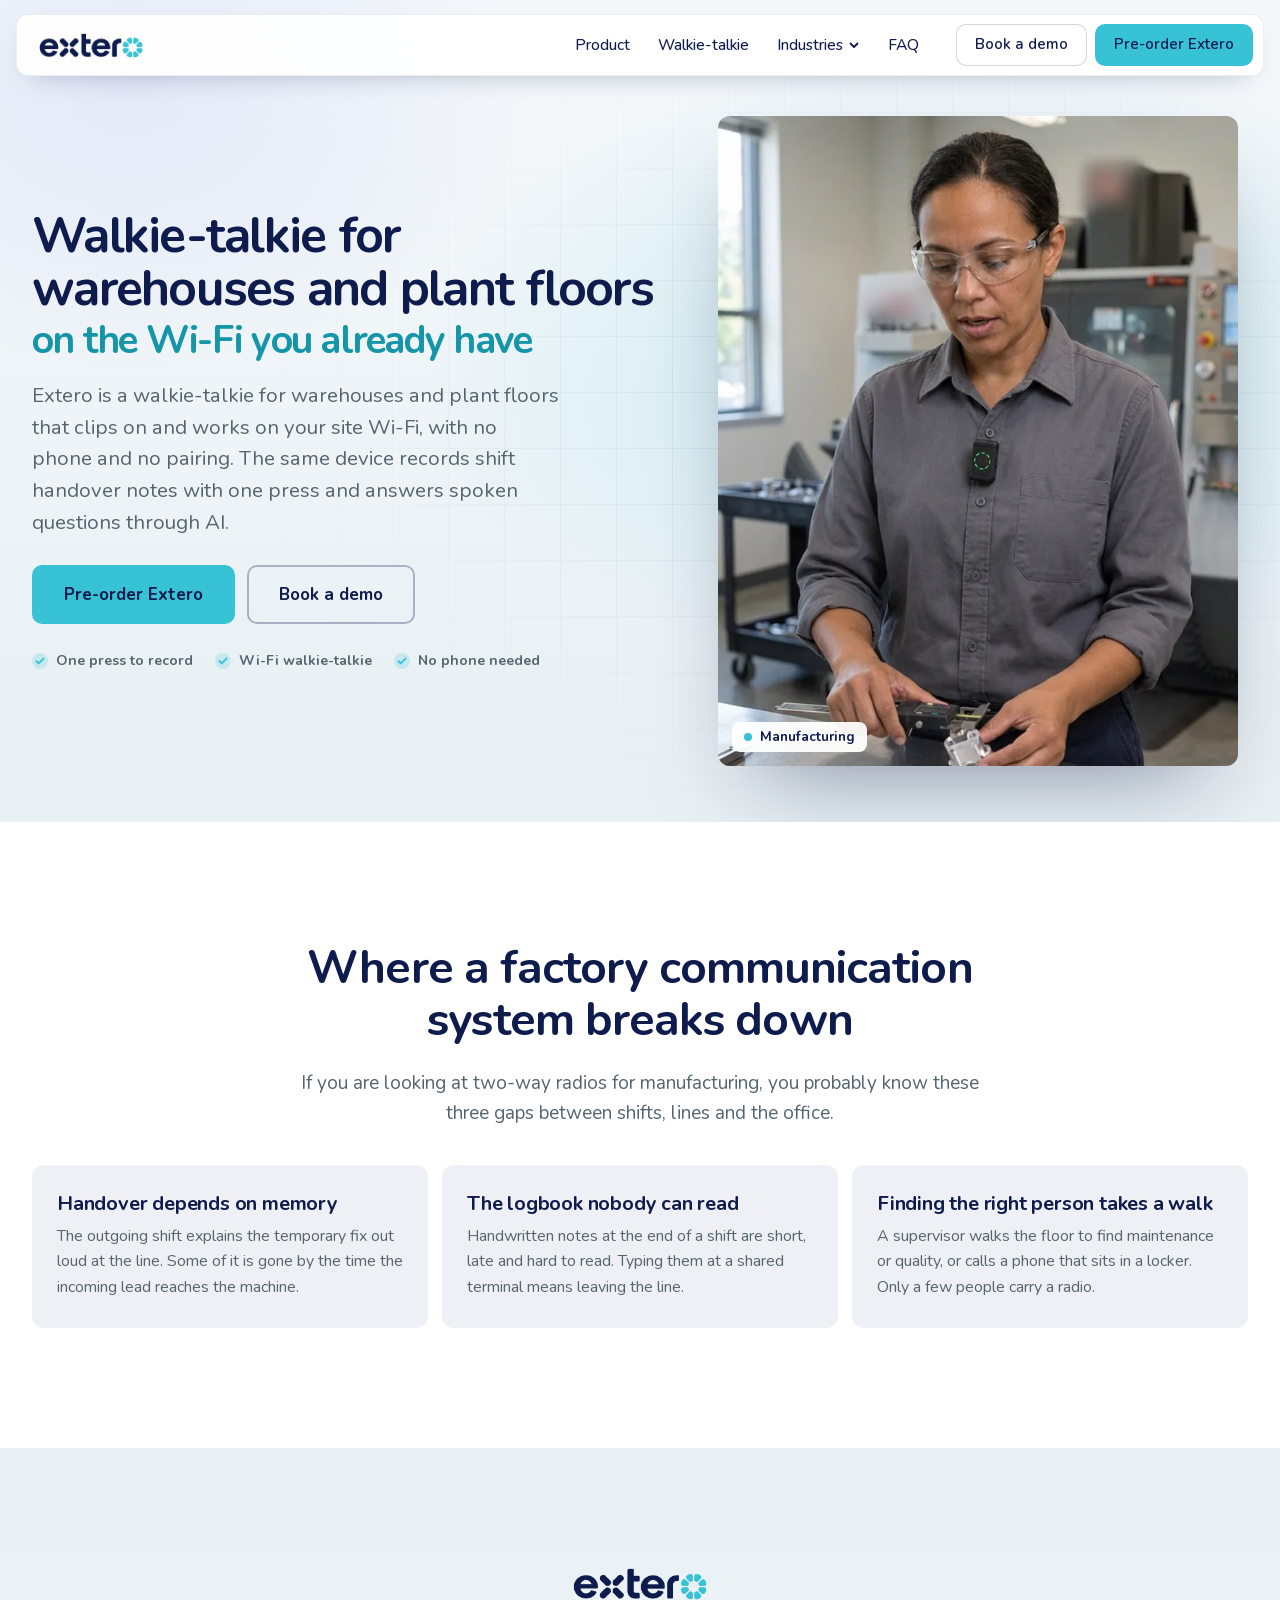
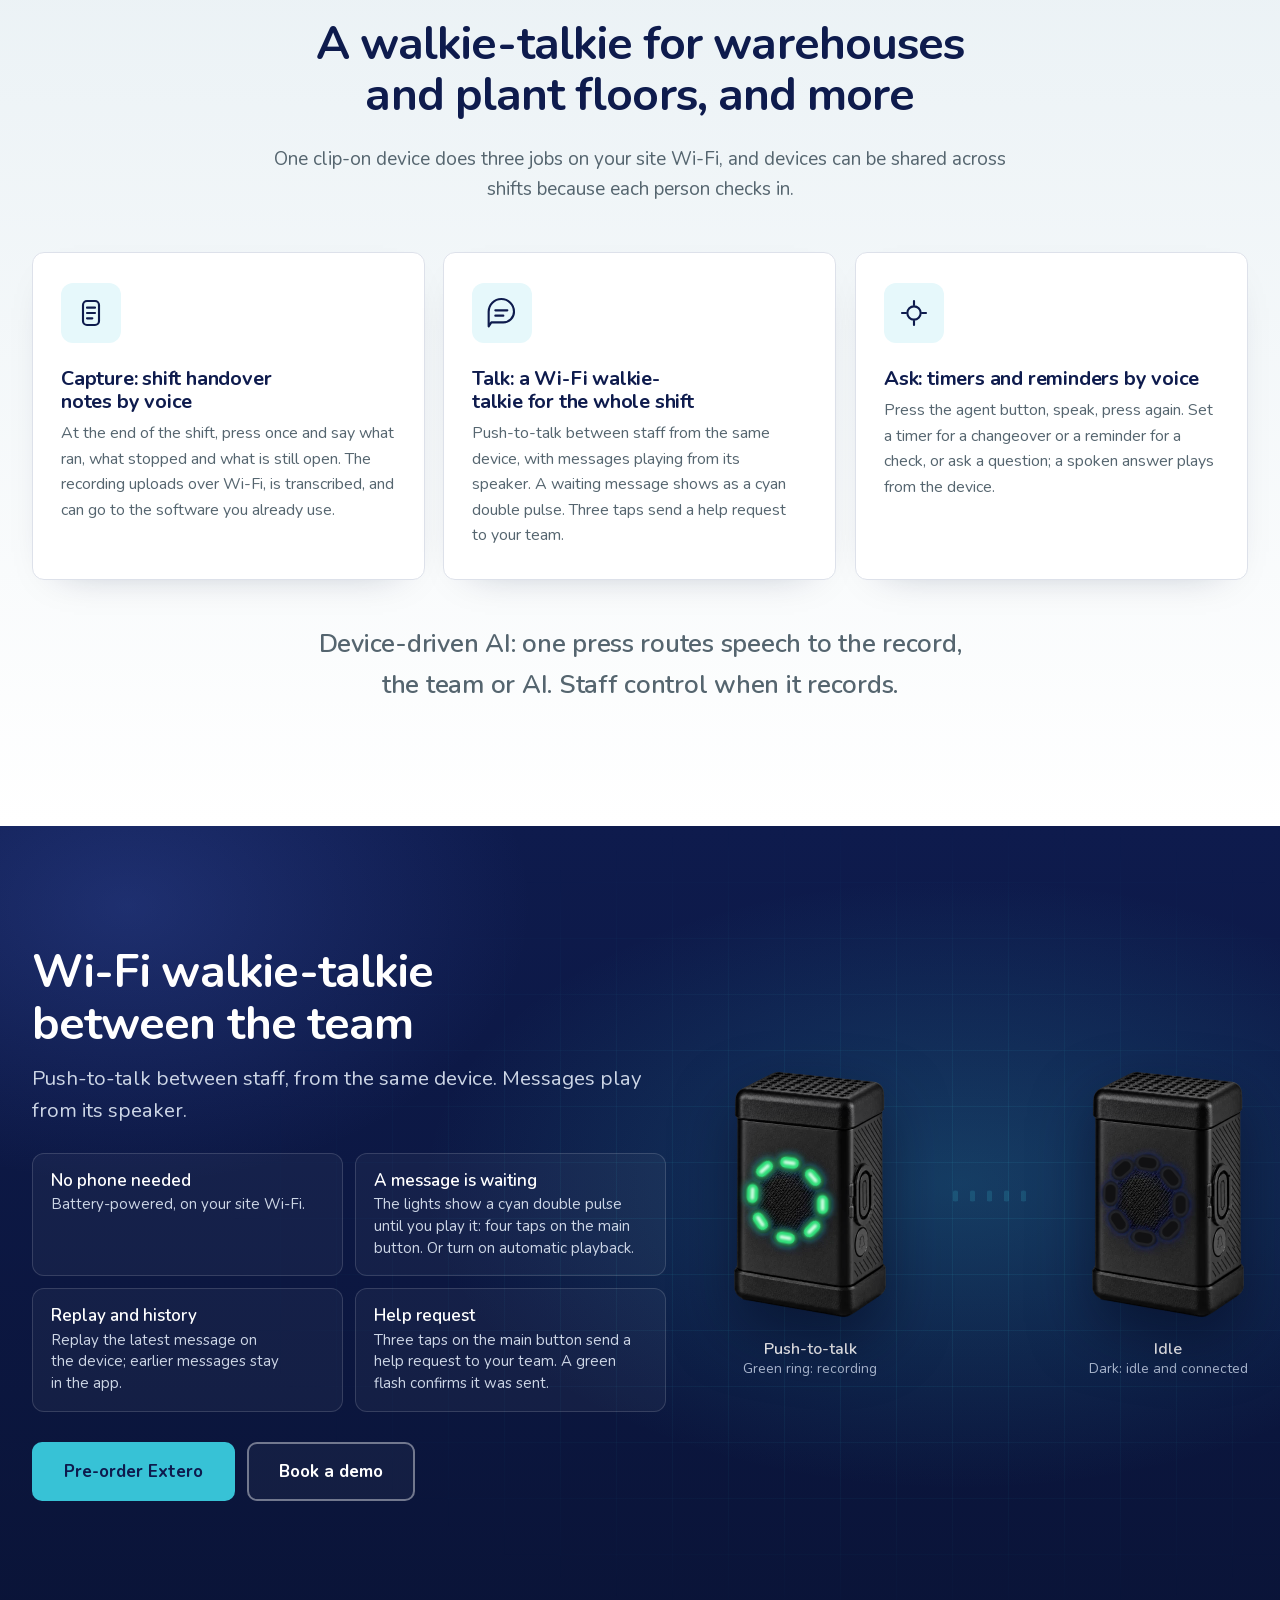
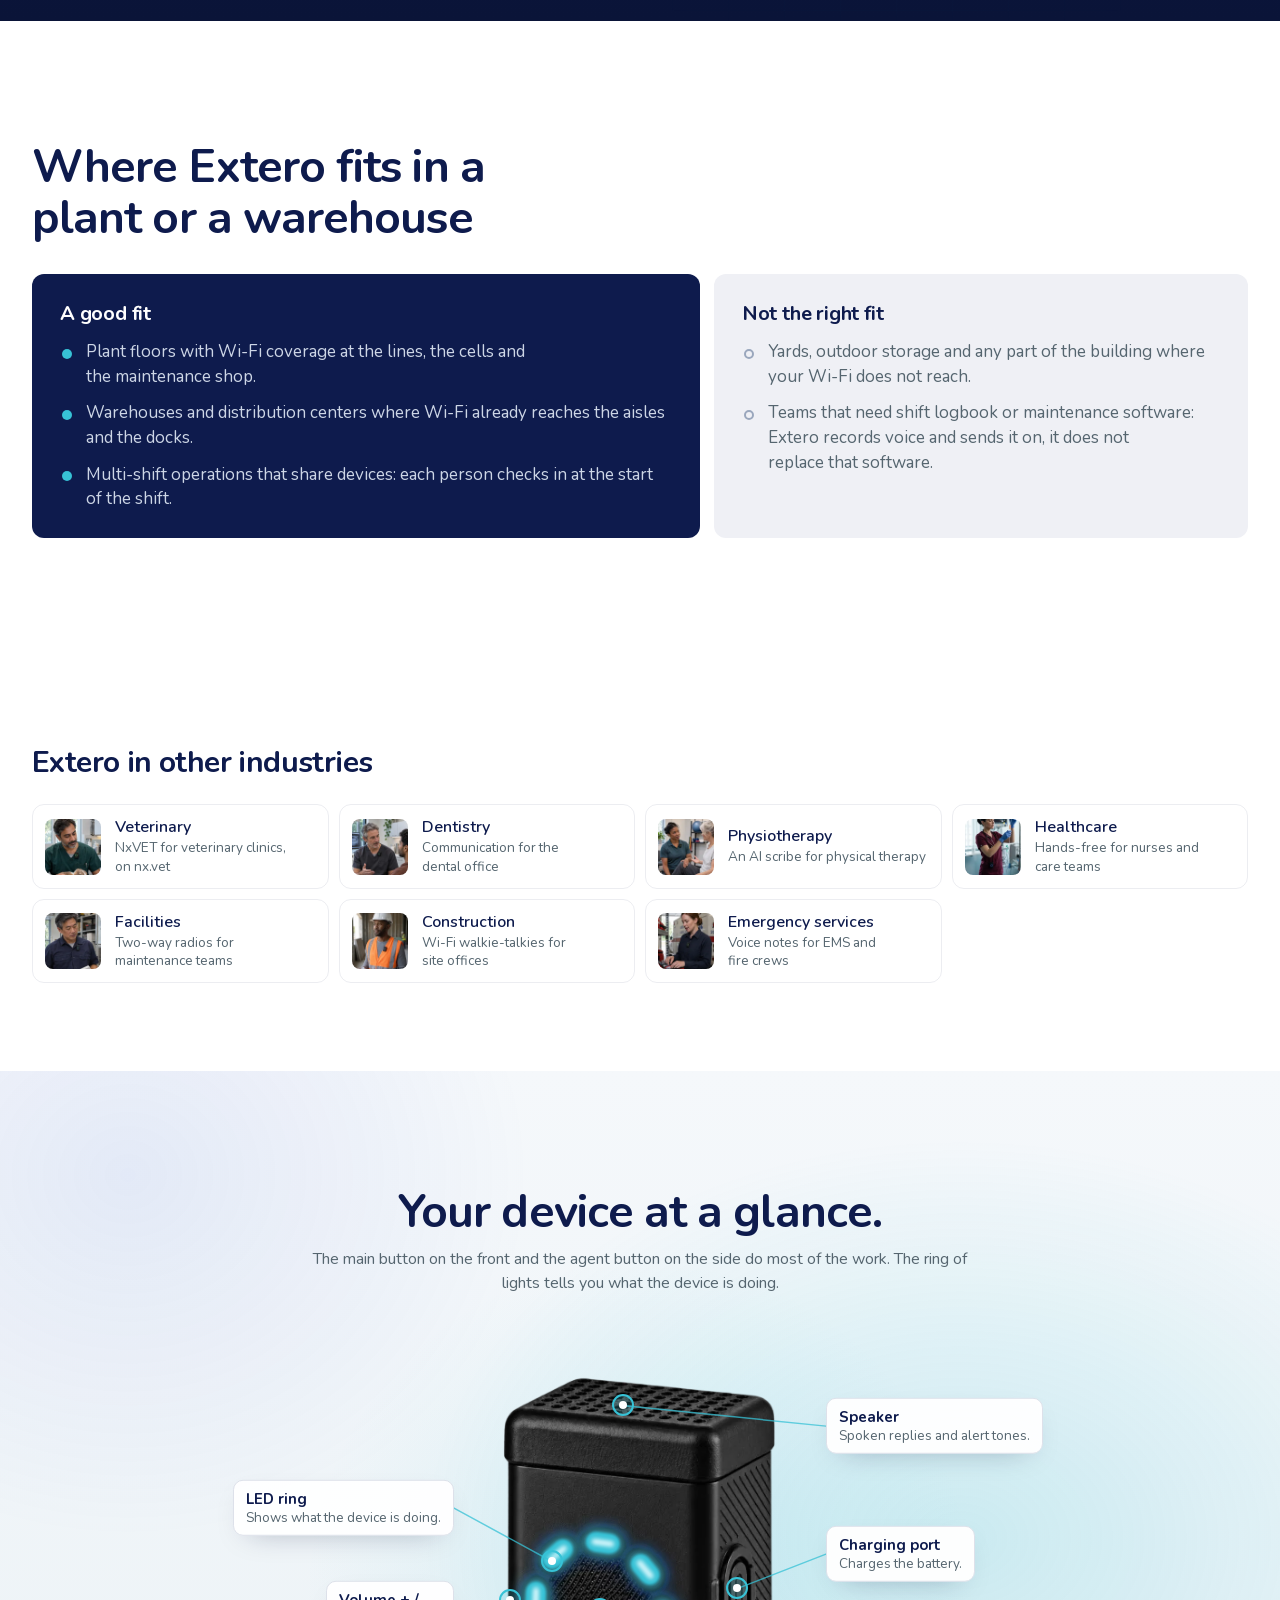
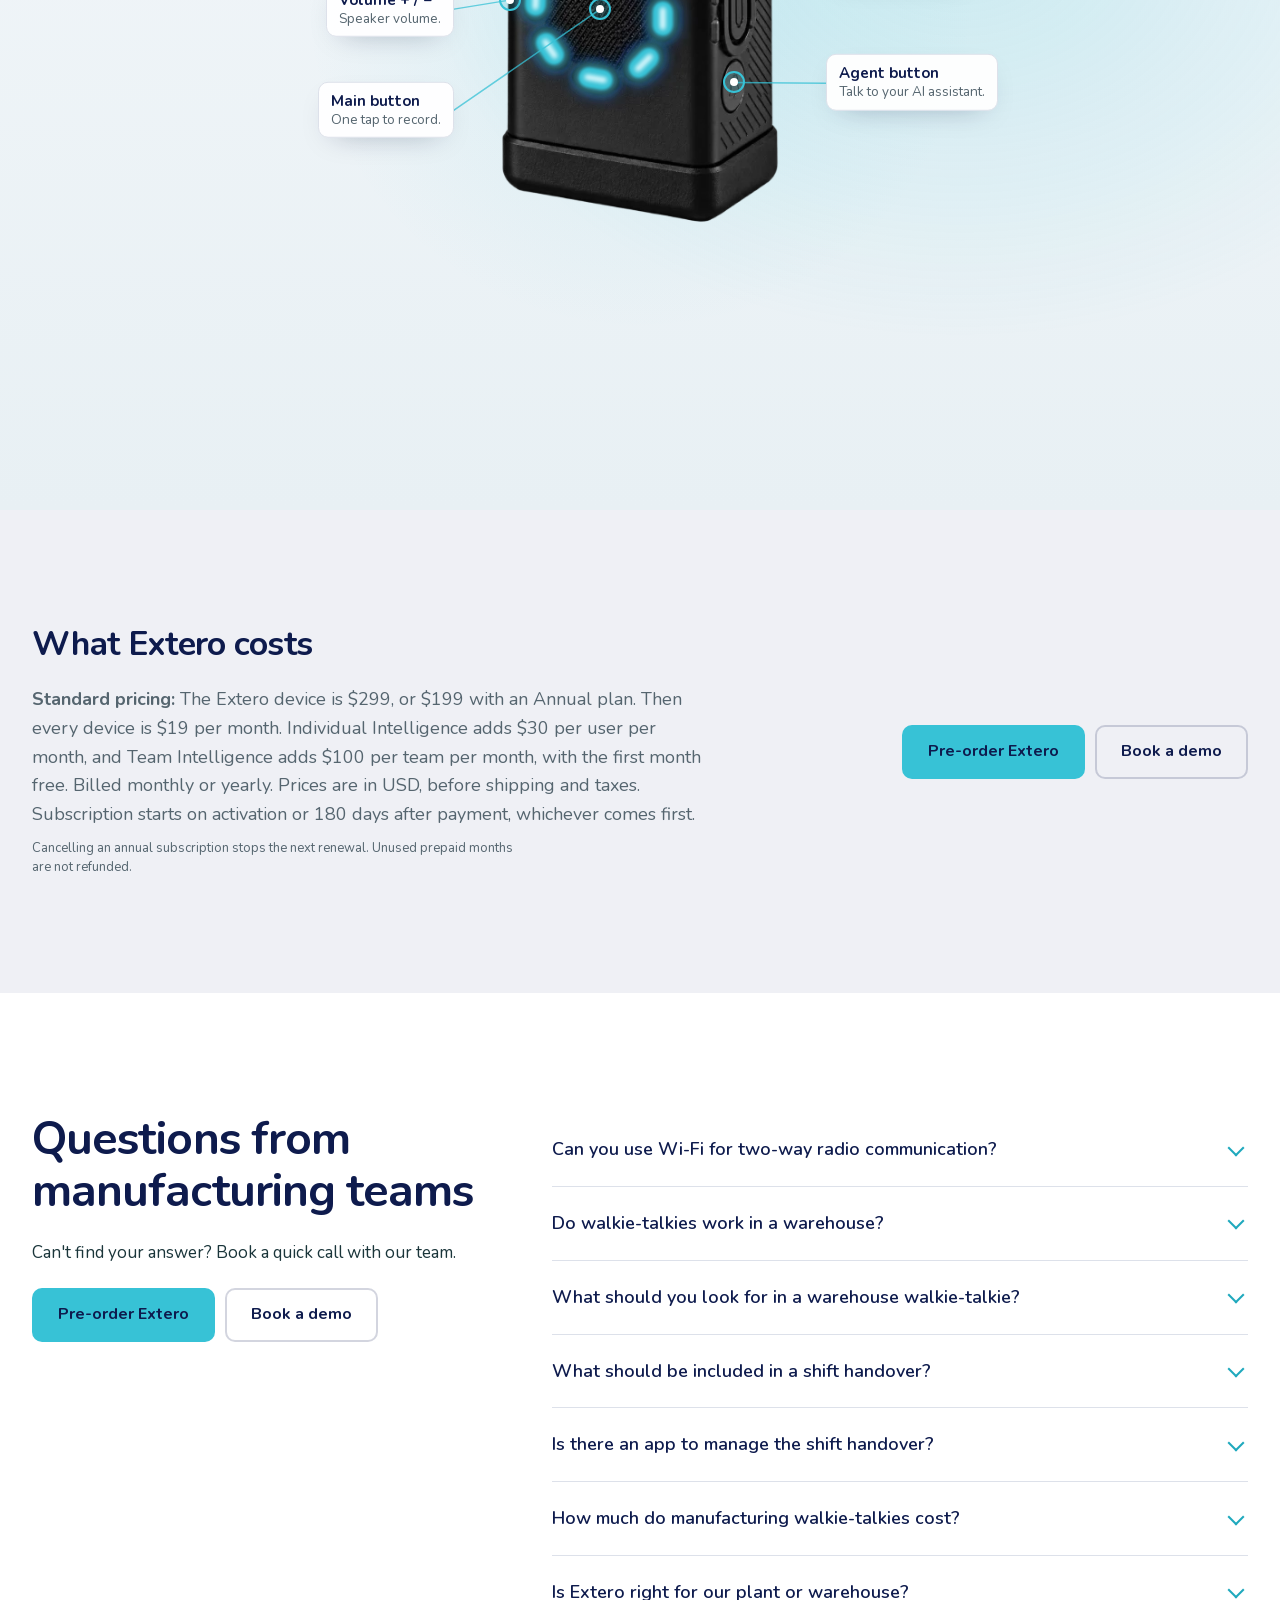
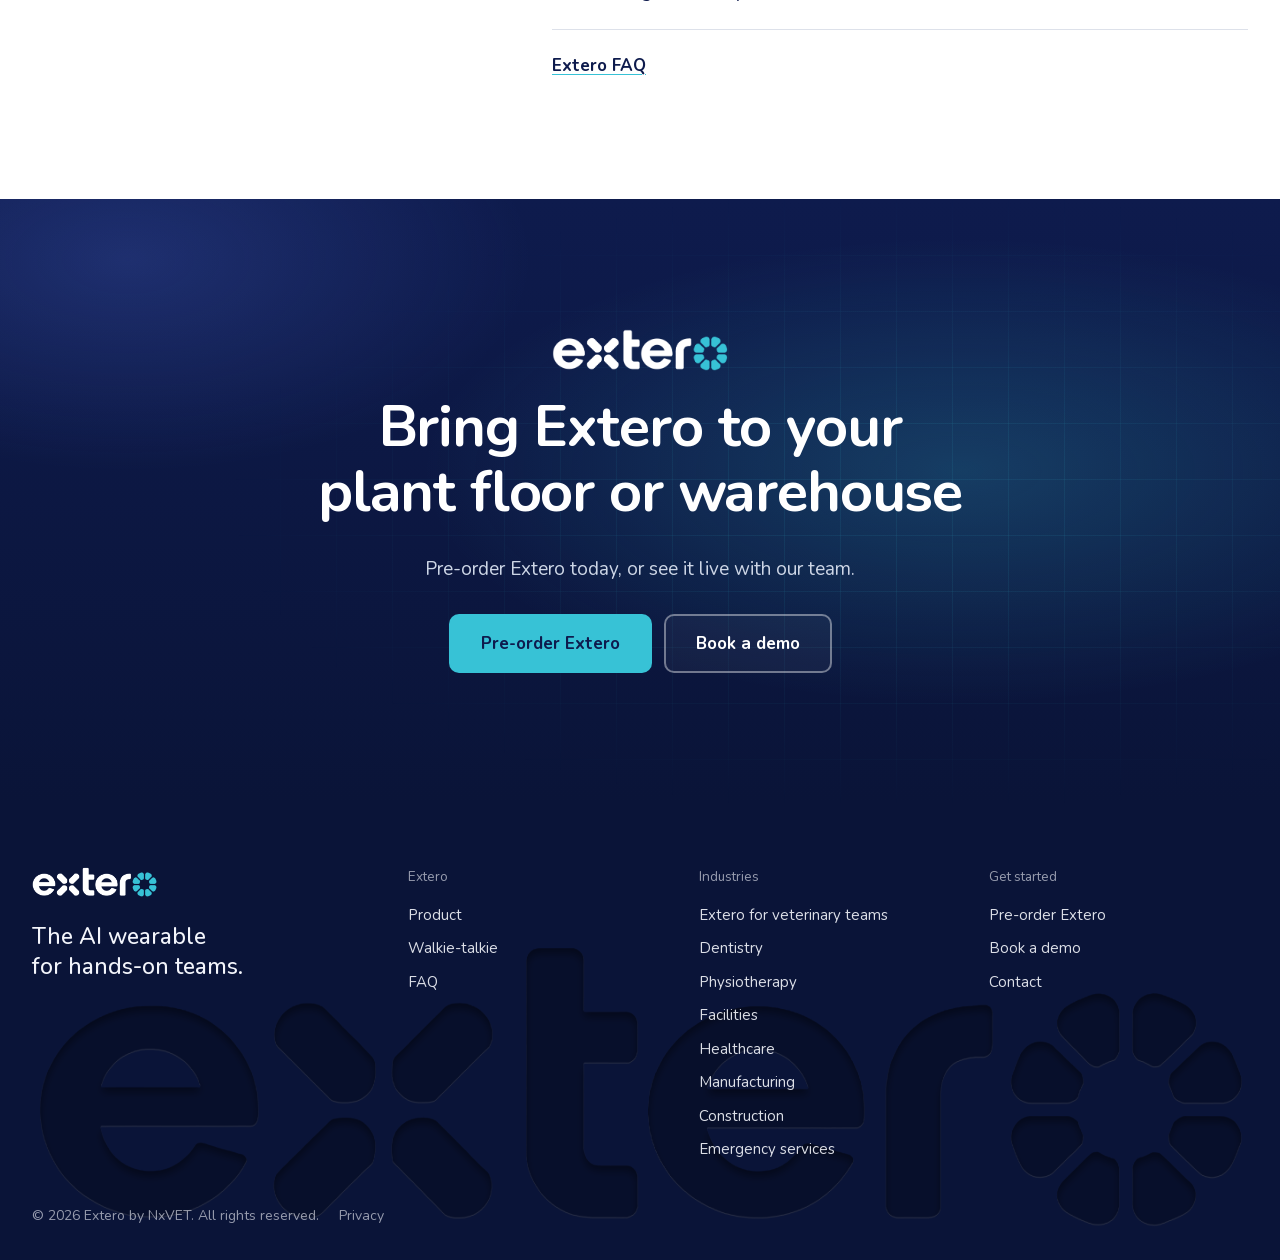
<file: manufacturing/index.html>
<!doctype html>
<html lang="en">
<head>
<meta charset="utf-8">
<meta name="viewport" content="width=device-width, initial-scale=1">
<meta name="robots" content="noindex, nofollow">
<title>Walkie-talkie for warehouses and plant floors | Extero</title>
<meta name="description" content="A Wi-Fi walkie-talkie for warehouses and plant floors. Extero clips on: push-to-talk between staff, shift handover notes by voice and AI. No phone.">
<link rel="canonical" href="https://extero.ai/manufacturing/">
<meta name="theme-color" content="#0e1b4d">
<meta property="og:type" content="website">
<meta property="og:site_name" content="Extero">
<meta property="og:title" content="Walkie-talkie for warehouses and plant floors | Extero">
<meta property="og:description" content="A Wi-Fi walkie-talkie for warehouses and plant floors. Extero clips on: push-to-talk between staff, shift handover notes by voice and AI. No phone.">
<meta property="og:url" content="https://extero.ai/manufacturing/">
<meta property="og:image" content="https://extero.ai/assets/img/og-extero.jpg">
<meta property="og:image:width" content="1200">
<meta property="og:image:height" content="630">
<meta property="og:image:alt" content="Extero worn by a dentist, a maintenance technician, a physiotherapist and a machinist">
<meta name="twitter:card" content="summary_large_image">
<meta name="twitter:title" content="Walkie-talkie for warehouses and plant floors | Extero">
<meta name="twitter:description" content="A Wi-Fi walkie-talkie for warehouses and plant floors. Extero clips on: push-to-talk between staff, shift handover notes by voice and AI. No phone.">
<meta name="twitter:image" content="https://extero.ai/assets/img/og-extero.jpg">
<link rel="icon" href="/favicon.ico" sizes="48x48">
<link rel="icon" type="image/svg+xml" href="/assets/img/favicon.svg">
<link rel="apple-touch-icon" href="/assets/img/apple-touch-icon.png">
<link rel="manifest" href="/site.webmanifest">
<link rel="preload" as="image" href="/assets/video/hero-manufacturing-poster.webp" media="(min-width: 761px)" fetchpriority="high">
<link rel="preload" as="image" href="/assets/video/hero-manufacturing-poster-480.webp" media="(max-width: 760px)" fetchpriority="high">
<link rel="preload" href="/assets/fonts/nunito-latin.woff2" as="font" type="font/woff2" crossorigin>
<link rel="stylesheet" href="/assets/bundles/site-e1bb4ed191b1.css">







</head>
<!-- Generated by build.mjs from index.html (industry page: Manufacturing). Do not edit: change index.html or build.mjs and run it again. -->
<body data-demo-url="https://calendar.app.google/ThBtd39a37VWiKsW6">

<header class="hd" id="hd">
  <a class="hd-skip" href="#main">Skip to content</a>
  <div class="hd-bar">
    <a class="hd-logo" href="/" aria-label="Extero, home"><span class="xmark" aria-hidden="true"></span></a>
    <nav class="hd-nav" aria-label="Main">
      <a href="/products/extero/">Product</a>
      <a href="/walkie-talkie/">Walkie-talkie</a>
      <div class="hd-dd">
        <button type="button" aria-expanded="false" aria-controls="hd-dd-ind">Industries<svg viewBox="0 0 12 12" aria-hidden="true"><path d="M2.5 4.5l3.5 3.5 3.5-3.5"/></svg></button>
        <div class="hd-dd-panel" id="hd-dd-ind">
          <div class="hd-dd-col">
            <p class="hd-dd-t">Clinics</p>
            <a class="hd-ind" href="https://nx.vet/" rel="noopener" data-nav-ind="veterinary" style="--i:0"><span class="hd-ind-img"><img src="/assets/img/nav-veterinary.webp" alt="" width="240" height="240" loading="lazy" decoding="async"></span><span class="hd-ind-txt"><strong>Veterinary<svg class="hd-ind-ext" viewBox="0 0 12 12" aria-hidden="true"><path d="M4 2.5h5.5V8M9.5 2.5L3 9"/></svg></strong><small>NxVET for veterinary clinics, on nx.vet</small></span></a>
            <a class="hd-ind" href="/dentistry/" data-nav-ind="dentistry" style="--i:1"><span class="hd-ind-img"><img src="/assets/img/nav-dentistry.webp" alt="" width="240" height="240" loading="lazy" decoding="async"></span><span class="hd-ind-txt"><strong>Dentistry</strong><small>Communication for the dental office</small></span></a>
            <a class="hd-ind" href="/physiotherapy/" data-nav-ind="physiotherapy" style="--i:2"><span class="hd-ind-img"><img src="/assets/img/nav-physiotherapy.webp" alt="" width="240" height="240" loading="lazy" decoding="async"></span><span class="hd-ind-txt"><strong>Physiotherapy</strong><small>An AI scribe for physical therapy</small></span></a>
            <a class="hd-ind" href="/healthcare/" data-nav-ind="healthcare" style="--i:3"><span class="hd-ind-img"><img src="/assets/img/nav-healthcare.webp" alt="" width="240" height="240" loading="lazy" decoding="async"></span><span class="hd-ind-txt"><strong>Healthcare</strong><small>Hands-free for nurses and care teams</small></span></a>
          </div>
          <div class="hd-dd-col">
            <p class="hd-dd-t">Field and floor teams</p>
            <a class="hd-ind" href="/facilities-maintenance/" data-nav-ind="facilities-maintenance" style="--i:4"><span class="hd-ind-img"><img src="/assets/img/nav-facilities-maintenance.webp" alt="" width="240" height="240" loading="lazy" decoding="async"></span><span class="hd-ind-txt"><strong>Facilities</strong><small>Two-way radios for maintenance teams</small></span></a>
            <a class="hd-ind" href="/manufacturing/" data-nav-ind="manufacturing" aria-current="page" style="--i:5"><span class="hd-ind-img"><img src="/assets/img/nav-manufacturing.webp" alt="" width="240" height="240" loading="lazy" decoding="async"></span><span class="hd-ind-txt"><strong>Manufacturing</strong><small>Walkie-talkie for plants and warehouses</small></span></a>
            <a class="hd-ind" href="/construction/" data-nav-ind="construction" style="--i:6"><span class="hd-ind-img"><img src="/assets/img/nav-construction.webp" alt="" width="240" height="240" loading="lazy" decoding="async"></span><span class="hd-ind-txt"><strong>Construction</strong><small>Wi-Fi walkie-talkies for site offices</small></span></a>
            <a class="hd-ind" href="/emergency-services/" data-nav-ind="emergency-services" style="--i:7"><span class="hd-ind-img"><img src="/assets/img/nav-emergency-services.webp" alt="" width="240" height="240" loading="lazy" decoding="async"></span><span class="hd-ind-txt"><strong>Emergency services</strong><small>Voice notes for EMS and fire crews</small></span></a>
          </div>
          <p class="hd-dd-foot">Not sure Extero fits your team? <a href="https://calendar.app.google/ThBtd39a37VWiKsW6" data-demo>Book a demo<svg viewBox="0 0 12 12" aria-hidden="true"><path d="M2.5 6h7M6.5 3l3 3-3 3"/></svg></a></p>
        </div>
      </div>
      <a href="/faq/">FAQ</a>
    </nav>
    <details class="hd-menu">
      <summary aria-label="Menu"><span aria-hidden="true"></span></summary>
      <nav aria-label="Menu">
        <a href="/products/extero/">Product</a>
        <a href="/walkie-talkie/">Walkie-talkie</a>
        <a href="/faq/">FAQ</a>
        <details class="hd-industry-list"><summary>Industries</summary><div class="hd-industry-links">
        <a class="hd-menu-ind" href="https://nx.vet/" rel="noopener" data-nav-ind="veterinary"><img src="/assets/img/nav-veterinary.webp" alt="" width="240" height="240" loading="lazy" decoding="async"><span>Veterinary<small>nx.vet</small></span></a>
        <a class="hd-menu-ind" href="/dentistry/" data-nav-ind="dentistry"><img src="/assets/img/nav-dentistry.webp" alt="" width="240" height="240" loading="lazy" decoding="async"><span>Dentistry</span></a>
        <a class="hd-menu-ind" href="/physiotherapy/" data-nav-ind="physiotherapy"><img src="/assets/img/nav-physiotherapy.webp" alt="" width="240" height="240" loading="lazy" decoding="async"><span>Physiotherapy</span></a>
        <a class="hd-menu-ind" href="/facilities-maintenance/" data-nav-ind="facilities-maintenance"><img src="/assets/img/nav-facilities-maintenance.webp" alt="" width="240" height="240" loading="lazy" decoding="async"><span>Facilities</span></a>
        <a class="hd-menu-ind" href="/healthcare/" data-nav-ind="healthcare"><img src="/assets/img/nav-healthcare.webp" alt="" width="240" height="240" loading="lazy" decoding="async"><span>Healthcare</span></a>
        <a class="hd-menu-ind" href="/manufacturing/" data-nav-ind="manufacturing" aria-current="page"><img src="/assets/img/nav-manufacturing.webp" alt="" width="240" height="240" loading="lazy" decoding="async"><span>Manufacturing</span></a>
        <a class="hd-menu-ind" href="/construction/" data-nav-ind="construction"><img src="/assets/img/nav-construction.webp" alt="" width="240" height="240" loading="lazy" decoding="async"><span>Construction</span></a>
        <a class="hd-menu-ind" href="/emergency-services/" data-nav-ind="emergency-services"><img src="/assets/img/nav-emergency-services.webp" alt="" width="240" height="240" loading="lazy" decoding="async"><span>Emergency services</span></a>
        </div></details>
        <a class="hd-menu-cta" href="https://calendar.app.google/ThBtd39a37VWiKsW6" data-demo>Book a demo</a>
      </nav>
    </details>
    <div class="hd-ctas">
      <a class="hd-btn hd-btn-ghost" href="https://calendar.app.google/ThBtd39a37VWiKsW6" data-demo>Book a demo</a>
      <a class="hd-btn hd-btn-primary" href="/products/extero/">Pre-order<span class="hd-more">Extero</span></a>
    </div>
  </div>
</header>

<main id="main" tabindex="-1">
<div class="nxh-root nxx nxx-light nxx-pre xo" style="--nxx-device:url('/assets/theme/nx-extero-device-480.webp');--nxx-led-mask:url('/assets/theme/nx-extero-led-mask.png')">

<!-- ATTENTION: the product, worn in several industries -->
<section class="nxx-hero nxh-hero" id="top" aria-label="Walkie-talkie for warehouses and plant floors on the Wi-Fi you already have">
  <div class="nxx-bg" aria-hidden="true"></div>
  <div class="nxh-wrap nxx-hero-grid">
    <div class="nxx-hero-inner">
      <h1 class="xo-ind-h1">Walkie-talkie for warehouses and plant floors<br><span>on the Wi-Fi you already have</span></h1>
      <p class="nxh-lead">Extero is a walkie-talkie for warehouses and plant floors that clips on and works on your site Wi-Fi, with no phone and no pairing. The same device records shift handover notes with one press and answers spoken questions through AI.</p>
      <div class="nxh-hero-actions">
        <a class="nxh-btn nxh-btn-primary nxh-btn-lg" href="/products/extero/">Pre-order Extero</a>
        <a class="nxh-btn nxh-btn-outline-light nxh-btn-lg" href="https://calendar.app.google/ThBtd39a37VWiKsW6" data-demo>Book a demo</a>
      </div>
      <ul class="nxh-hero-trust">
        <li><span>One press to record</span></li>
        <li><span>Wi-Fi walkie-talkie</span></li>
        <li><span>No phone needed</span></li>
      </ul>
    </div>
    <div class="nxx-hero-media">
      <figure class="xo-reel">
        <img src="/assets/video/hero-manufacturing-poster.webp" srcset="/assets/video/hero-manufacturing-poster-480.webp 480w, /assets/video/hero-manufacturing-poster.webp 720w" sizes="(max-width: 760px) 92vw, 520px" width="720" height="900" fetchpriority="high" decoding="async" alt="A machinist measures a part with a caliper, Extero clipped to her shirt with its ring green">
        <figcaption class="xo-reel-tag" aria-hidden="true"><i></i><span data-labels="Manufacturing">Manufacturing</span></figcaption>
      </figure>
    </div>
  </div>
</section>

<!-- INDUSTRY: the problem, in the buyer's words (_content/industries/manufacturing.json) -->
<section class="nxh-section xo-probs" id="why" style="background:#fff">
  <div class="nxh-wrap">
    <div class="nxh-section-head nxh-center nxh-reveal">
      <h2>Where a factory communication system breaks down</h2>
      <p>If you are looking at two-way radios for manufacturing, you probably know these three gaps between shifts, lines and the office.</p>
    </div>
    <div class="nxh-benefit-grid xo-probs-grid">
      <article class="nxh-benefit nxh-reveal"><h3>Handover depends on memory</h3><p>The outgoing shift explains the temporary fix out loud at the line. Some of it is gone by the time the incoming lead reaches the machine.</p></article>
      <article class="nxh-benefit nxh-reveal"><h3>The logbook nobody can read</h3><p>Handwritten notes at the end of a shift are short, late and hard to read. Typing them at a shared terminal means leaving the line.</p></article>
      <article class="nxh-benefit nxh-reveal"><h3>Finding the right person takes a walk</h3><p>A supervisor walks the floor to find maintenance or quality, or calls a phone that sits in a locker. Only a few people carry a radio.</p></article>
    </div>
  </div>
</section>

<!-- INTEREST: what it does -->
<section class="nxx-jobs nxx-dark" id="how-it-works">
  <div class="nxh-wrap">
    <div class="nxh-section-head nxh-reveal">
      <span class="nx-xmark nx-xmark-head" aria-hidden="true"></span>
      <h2>A walkie-talkie for warehouses and plant floors, and more</h2>
      <p>One clip-on device does three jobs on your site Wi-Fi, and devices can be shared across shifts because each person checks in.</p>
    </div>
    <div class="nxx-jobs-grid">
      <article class="nxx-job nxh-reveal"><span class="xo-job-symbol" aria-hidden="true"><svg viewBox="0 0 24 24"><rect x="6" y="3" width="12" height="18" rx="3"/><path d="M9 8h6M9 12h6M9 16h4"/></svg></span><h3>Capture: shift handover notes by voice</h3><p>At the end of the shift, press once and say what ran, what stopped and what is still open. The recording uploads over Wi-Fi, is transcribed, and can go to the software you already use.</p></article>
      <article class="nxx-job nxh-reveal"><span class="xo-job-symbol" aria-hidden="true"><svg viewBox="0 0 24 24"><path d="M21 11a8 8 0 01-8 8H4l-2 3V11a9 9 0 0119 0z"/><path d="M7 10h9M7 14h6"/></svg></span><h3>Talk: a Wi-Fi walkie-talkie for the whole shift</h3><p>Push-to-talk between staff from the same device, with messages playing from its speaker. A waiting message shows as a cyan double pulse. Three taps send a help request to your team.</p></article>
      <article class="nxx-job nxh-reveal"><span class="xo-job-symbol" aria-hidden="true"><svg viewBox="0 0 24 24"><path d="M12 3v3M12 18v3M3 12h3M18 12h3"/><circle cx="12" cy="12" r="5"/></svg></span><h3>Ask: timers and reminders by voice</h3><p>Press the agent button, speak, press again. Set a timer for a changeover or a reminder for a check, or ask a question; a spoken answer plays from the device.</p></article>
    </div>
    <p class="nxx-scribe-lead nxh-reveal">Device-driven AI: one press routes speech to the record, the team or AI. Staff control when it records.</p>
  </div>
</section>

<!-- INTEREST: the walkie-talkie, on a navy band so it stands out -->
<section class="xo-talk" id="walkie-talkie" aria-labelledby="xo-talk-title">
  <div class="nxh-hero-bg" aria-hidden="true"></div>
  <div class="nxh-wrap xo-talk-grid">
    <div class="xo-talk-copy">
      <h2 id="xo-talk-title" class="nxh-reveal">Wi-Fi walkie-talkie between the team</h2>
      <p class="nxh-lead nxh-reveal">Push-to-talk between staff, from the same device. Messages play from its speaker.</p>
      <ul class="xo-talk-list">
        <li class="nxh-reveal"><strong>No phone needed</strong>Battery-powered, on your site Wi-Fi.</li>
        <li class="nxh-reveal"><strong>A message is waiting</strong>The lights show a cyan double pulse until you play it: four taps on the main button. Or turn on automatic playback.</li>
        <li class="nxh-reveal"><strong>Replay and history</strong>Replay the latest message on the device; earlier messages stay in the app.</li>
        <li class="nxh-reveal"><strong>Help request</strong>Three taps on the main button send a help request to your team. A green flash confirms it was sent.</li>
</ul>
      <div class="nxh-hero-actions nxh-reveal">
        <a class="nxh-btn nxh-btn-primary nxh-btn-lg" href="/products/extero/">Pre-order Extero</a>
        <a class="nxh-btn nxh-btn-outline-light nxh-btn-lg" href="https://calendar.app.google/ThBtd39a37VWiKsW6" data-demo>Book a demo</a>
      </div>
    </div>
    <div class="xo-talk-stage nxh-reveal" data-phase="send" aria-hidden="true">
      <div class="xo-talk-unit"><div class="nxx-device xo-talk-dev" data-led="green"><img class="nxx-device-img" src="/assets/theme/nx-extero-device-480.webp" srcset="/assets/theme/nx-extero-device-320.webp 320w, /assets/theme/nx-extero-device-480.webp 480w" sizes="180px" width="760" height="1201" loading="lazy" decoding="async" alt="An Extero with its ring of lights green: recording"><span class="nxx-led-base" aria-hidden="true"></span><svg class="nxx-leds" viewBox="0 0 760 1201" aria-hidden="true" focusable="false"><g class="nxx-unlit"><g transform="translate(282.6 450.3) rotate(8)"><rect class="s" x="-62" y="-42" width="124" height="84" rx="42"/><rect class="o" x="-45" y="-26" width="90" height="52" rx="26"/></g><g transform="translate(393.6 520.0) rotate(50)"><rect class="s" x="-62" y="-42" width="124" height="84" rx="42"/><rect class="o" x="-45" y="-26" width="90" height="52" rx="26"/></g><g transform="translate(439.7 648.7) rotate(-90)"><rect class="s" x="-62" y="-42" width="124" height="84" rx="42"/><rect class="o" x="-45" y="-26" width="90" height="52" rx="26"/></g><g transform="translate(390.1 765.0) rotate(-45)"><rect class="s" x="-62" y="-42" width="124" height="84" rx="42"/><rect class="o" x="-45" y="-26" width="90" height="52" rx="26"/></g><g transform="translate(263.8 806.2) rotate(10)"><rect class="s" x="-62" y="-42" width="124" height="84" rx="42"/><rect class="o" x="-45" y="-26" width="90" height="52" rx="26"/></g><g transform="translate(144.2 728.1) rotate(56)"><rect class="s" x="-62" y="-42" width="124" height="84" rx="42"/><rect class="o" x="-45" y="-26" width="90" height="52" rx="26"/></g><g transform="translate(106.7 596.4) rotate(-88)"><rect class="s" x="-62" y="-42" width="124" height="84" rx="42"/><rect class="o" x="-45" y="-26" width="90" height="52" rx="26"/></g><g transform="translate(164.1 479.3) rotate(-41)"><rect class="s" x="-62" y="-42" width="124" height="84" rx="42"/><rect class="o" x="-45" y="-26" width="90" height="52" rx="26"/></g></g><g class="nxx-pill" style="--i:0" transform="translate(282.6 450.3) rotate(8)"><rect class="h" x="-58" y="-38" width="116" height="76" rx="38"/><rect class="b" x="-45" y="-26" width="90" height="52" rx="26"/><rect class="k" x="-30" y="-8" width="60" height="16" rx="8"/></g><g class="nxx-pill" style="--i:1" transform="translate(393.6 520.0) rotate(50)"><rect class="h" x="-58" y="-38" width="116" height="76" rx="38"/><rect class="b" x="-45" y="-26" width="90" height="52" rx="26"/><rect class="k" x="-30" y="-8" width="60" height="16" rx="8"/></g><g class="nxx-pill" style="--i:2" transform="translate(439.7 648.7) rotate(-90)"><rect class="h" x="-58" y="-38" width="116" height="76" rx="38"/><rect class="b" x="-45" y="-26" width="90" height="52" rx="26"/><rect class="k" x="-30" y="-8" width="60" height="16" rx="8"/></g><g class="nxx-pill" style="--i:3" transform="translate(390.1 765.0) rotate(-45)"><rect class="h" x="-58" y="-38" width="116" height="76" rx="38"/><rect class="b" x="-45" y="-26" width="90" height="52" rx="26"/><rect class="k" x="-30" y="-8" width="60" height="16" rx="8"/></g><g class="nxx-pill" style="--i:4" transform="translate(263.8 806.2) rotate(10)"><rect class="h" x="-58" y="-38" width="116" height="76" rx="38"/><rect class="b" x="-45" y="-26" width="90" height="52" rx="26"/><rect class="k" x="-30" y="-8" width="60" height="16" rx="8"/></g><g class="nxx-pill" style="--i:5" transform="translate(144.2 728.1) rotate(56)"><rect class="h" x="-58" y="-38" width="116" height="76" rx="38"/><rect class="b" x="-45" y="-26" width="90" height="52" rx="26"/><rect class="k" x="-30" y="-8" width="60" height="16" rx="8"/></g><g class="nxx-pill" style="--i:6" transform="translate(106.7 596.4) rotate(-88)"><rect class="h" x="-58" y="-38" width="116" height="76" rx="38"/><rect class="b" x="-45" y="-26" width="90" height="52" rx="26"/><rect class="k" x="-30" y="-8" width="60" height="16" rx="8"/></g><g class="nxx-pill" style="--i:7" transform="translate(164.1 479.3) rotate(-41)"><rect class="h" x="-58" y="-38" width="116" height="76" rx="38"/><rect class="b" x="-45" y="-26" width="90" height="52" rx="26"/><rect class="k" x="-30" y="-8" width="60" height="16" rx="8"/></g></svg></div><p><b>Green ring</b>Recording</p></div>
      <div class="xo-talk-waves"><i></i><i></i><i></i><i></i><i></i></div>
      <div class="xo-talk-unit"><div class="nxx-device xo-talk-dev" data-led="off"><img class="nxx-device-img" src="/assets/theme/nx-extero-device-480.webp" srcset="/assets/theme/nx-extero-device-320.webp 320w, /assets/theme/nx-extero-device-480.webp 480w" sizes="180px" width="760" height="1201" loading="lazy" decoding="async" alt="A second Extero with its ring of lights cyan: a message is playing"><span class="nxx-led-base" aria-hidden="true"></span><svg class="nxx-leds" viewBox="0 0 760 1201" aria-hidden="true" focusable="false"><g class="nxx-unlit"><g transform="translate(282.6 450.3) rotate(8)"><rect class="s" x="-62" y="-42" width="124" height="84" rx="42"/><rect class="o" x="-45" y="-26" width="90" height="52" rx="26"/></g><g transform="translate(393.6 520.0) rotate(50)"><rect class="s" x="-62" y="-42" width="124" height="84" rx="42"/><rect class="o" x="-45" y="-26" width="90" height="52" rx="26"/></g><g transform="translate(439.7 648.7) rotate(-90)"><rect class="s" x="-62" y="-42" width="124" height="84" rx="42"/><rect class="o" x="-45" y="-26" width="90" height="52" rx="26"/></g><g transform="translate(390.1 765.0) rotate(-45)"><rect class="s" x="-62" y="-42" width="124" height="84" rx="42"/><rect class="o" x="-45" y="-26" width="90" height="52" rx="26"/></g><g transform="translate(263.8 806.2) rotate(10)"><rect class="s" x="-62" y="-42" width="124" height="84" rx="42"/><rect class="o" x="-45" y="-26" width="90" height="52" rx="26"/></g><g transform="translate(144.2 728.1) rotate(56)"><rect class="s" x="-62" y="-42" width="124" height="84" rx="42"/><rect class="o" x="-45" y="-26" width="90" height="52" rx="26"/></g><g transform="translate(106.7 596.4) rotate(-88)"><rect class="s" x="-62" y="-42" width="124" height="84" rx="42"/><rect class="o" x="-45" y="-26" width="90" height="52" rx="26"/></g><g transform="translate(164.1 479.3) rotate(-41)"><rect class="s" x="-62" y="-42" width="124" height="84" rx="42"/><rect class="o" x="-45" y="-26" width="90" height="52" rx="26"/></g></g><g class="nxx-pill" style="--i:0" transform="translate(282.6 450.3) rotate(8)"><rect class="h" x="-58" y="-38" width="116" height="76" rx="38"/><rect class="b" x="-45" y="-26" width="90" height="52" rx="26"/><rect class="k" x="-30" y="-8" width="60" height="16" rx="8"/></g><g class="nxx-pill" style="--i:1" transform="translate(393.6 520.0) rotate(50)"><rect class="h" x="-58" y="-38" width="116" height="76" rx="38"/><rect class="b" x="-45" y="-26" width="90" height="52" rx="26"/><rect class="k" x="-30" y="-8" width="60" height="16" rx="8"/></g><g class="nxx-pill" style="--i:2" transform="translate(439.7 648.7) rotate(-90)"><rect class="h" x="-58" y="-38" width="116" height="76" rx="38"/><rect class="b" x="-45" y="-26" width="90" height="52" rx="26"/><rect class="k" x="-30" y="-8" width="60" height="16" rx="8"/></g><g class="nxx-pill" style="--i:3" transform="translate(390.1 765.0) rotate(-45)"><rect class="h" x="-58" y="-38" width="116" height="76" rx="38"/><rect class="b" x="-45" y="-26" width="90" height="52" rx="26"/><rect class="k" x="-30" y="-8" width="60" height="16" rx="8"/></g><g class="nxx-pill" style="--i:4" transform="translate(263.8 806.2) rotate(10)"><rect class="h" x="-58" y="-38" width="116" height="76" rx="38"/><rect class="b" x="-45" y="-26" width="90" height="52" rx="26"/><rect class="k" x="-30" y="-8" width="60" height="16" rx="8"/></g><g class="nxx-pill" style="--i:5" transform="translate(144.2 728.1) rotate(56)"><rect class="h" x="-58" y="-38" width="116" height="76" rx="38"/><rect class="b" x="-45" y="-26" width="90" height="52" rx="26"/><rect class="k" x="-30" y="-8" width="60" height="16" rx="8"/></g><g class="nxx-pill" style="--i:6" transform="translate(106.7 596.4) rotate(-88)"><rect class="h" x="-58" y="-38" width="116" height="76" rx="38"/><rect class="b" x="-45" y="-26" width="90" height="52" rx="26"/><rect class="k" x="-30" y="-8" width="60" height="16" rx="8"/></g><g class="nxx-pill" style="--i:7" transform="translate(164.1 479.3) rotate(-41)"><rect class="h" x="-58" y="-38" width="116" height="76" rx="38"/><rect class="b" x="-45" y="-26" width="90" height="52" rx="26"/><rect class="k" x="-30" y="-8" width="60" height="16" rx="8"/></g></svg></div><p><b>Cyan</b>A message is playing</p></div>
    </div>
  </div>
</section>

<!-- INDUSTRY: where it fits, and where it does not -->
<section class="nxh-section xo-fit" id="fit" style="background:#fff">
  <div class="nxh-wrap">
    <div class="nxh-section-head nxh-reveal">
      <h2>Where Extero fits in a plant or a warehouse</h2>
    </div>
    <div class="xo-fit-grid">
      <div class="xo-fit-col xo-fit-yes nxh-reveal">
        <h3>A good fit</h3>
        <ul>
          <li>Plant floors with Wi-Fi coverage at the lines, the cells and the maintenance shop.</li>
          <li>Warehouses and distribution centers where Wi-Fi already reaches the aisles and the docks.</li>
          <li>Multi-shift operations that share devices: each person checks in at the start of the shift.</li>
        </ul>
      </div>
      <div class="xo-fit-col xo-fit-no nxh-reveal">
        <h3>Not the right fit</h3>
        <ul>
          <li>Yards, outdoor storage and any part of the building where your Wi-Fi does not reach.</li>
          <li>Teams that need shift logbook or maintenance software: Extero records voice and sends it on, it does not replace that software.</li>
        </ul>
      </div>
    </div>
  </div>
</section>

<!-- INTEREST: industries -->
<section class="xo-related" aria-labelledby="xo-related-t">
  <div class="nxh-wrap">
    <h2 id="xo-related-t">Extero in other industries</h2>
    <div class="xo-related-grid">
      <a class="xo-rel" href="https://nx.vet/" rel="noopener"><img src="/assets/img/nav-veterinary.webp" alt="" width="240" height="240" loading="lazy" decoding="async"><span><strong>Veterinary</strong><small>NxVET for veterinary clinics, on nx.vet</small></span></a>
      <a class="xo-rel" href="/dentistry/"><img src="/assets/img/nav-dentistry.webp" alt="" width="240" height="240" loading="lazy" decoding="async"><span><strong>Dentistry</strong><small>Communication for the dental office</small></span></a>
      <a class="xo-rel" href="/physiotherapy/"><img src="/assets/img/nav-physiotherapy.webp" alt="" width="240" height="240" loading="lazy" decoding="async"><span><strong>Physiotherapy</strong><small>An AI scribe for physical therapy</small></span></a>
      <a class="xo-rel" href="/healthcare/"><img src="/assets/img/nav-healthcare.webp" alt="" width="240" height="240" loading="lazy" decoding="async"><span><strong>Healthcare</strong><small>Hands-free for nurses and care teams</small></span></a>
      <a class="xo-rel" href="/facilities-maintenance/"><img src="/assets/img/nav-facilities-maintenance.webp" alt="" width="240" height="240" loading="lazy" decoding="async"><span><strong>Facilities</strong><small>Two-way radios for maintenance teams</small></span></a>
      <a class="xo-rel" href="/construction/"><img src="/assets/img/nav-construction.webp" alt="" width="240" height="240" loading="lazy" decoding="async"><span><strong>Construction</strong><small>Wi-Fi walkie-talkies for site offices</small></span></a>
      <a class="xo-rel" href="/emergency-services/"><img src="/assets/img/nav-emergency-services.webp" alt="" width="240" height="240" loading="lazy" decoding="async"><span><strong>Emergency services</strong><small>Voice notes for EMS and fire crews</small></span></a>
    </div>
  </div>
</section>

<!-- DESIRE: the device (markup and behaviour from nx.vet) -->
<section class="nxx-glance" id="glance" aria-labelledby="nxx-glance-title">
  <div class="nxh-wrap">
    <div class="nxx-glance-head nxh-reveal">
      <h2 id="nxx-glance-title">Your device at a glance.</h2>
      <p>The main button on the front and the agent button on the side do most of the work. The ring of lights tells you what the device is doing.</p>
    </div>
    <div class="nxx-glance-stage">
      <div class="nxx-fly">
      <div class="nxx-device" data-led="off">
        <img class="nxx-device-img" src="/assets/theme/nx-extero-device-760.webp" srcset="/assets/theme/nx-extero-device-320.webp 320w, /assets/theme/nx-extero-device-480.webp 480w, /assets/theme/nx-extero-device-760.webp 760w" sizes="(max-width: 760px) 50vw, 24vw" width="760" height="1201" loading="lazy" decoding="async" alt="The Extero device: a black clip-on wearable with a ring of eight lights around the main button on the front; the charging port and the round agent button sit on the side">
        <span class="nxx-led-base" aria-hidden="true"></span>
        
        <svg class="nxx-leds" viewBox="0 0 760 1201" aria-hidden="true" focusable="false"><defs><filter id="nxx-led-halo" x="-80%" y="-80%" width="260%" height="260%"><feGaussianBlur stdDeviation="18"/></filter><filter id="nxx-led-soft" x="-30%" y="-40%" width="160%" height="180%"><feGaussianBlur stdDeviation="2.4"/></filter><filter id="nxx-led-core" x="-40%" y="-120%" width="180%" height="340%"><feGaussianBlur stdDeviation="5"/></filter><filter id="nxx-led-shroud" x="-40%" y="-50%" width="180%" height="200%"><feGaussianBlur stdDeviation="9"/></filter></defs><g class="nxx-unlit"><g transform="translate(282.6 450.3) rotate(8)"><rect class="s" x="-62" y="-42" width="124" height="84" rx="42"/><rect class="o" x="-45" y="-26" width="90" height="52" rx="26"/></g><g transform="translate(393.6 520.0) rotate(50)"><rect class="s" x="-62" y="-42" width="124" height="84" rx="42"/><rect class="o" x="-45" y="-26" width="90" height="52" rx="26"/></g><g transform="translate(439.7 648.7) rotate(-90)"><rect class="s" x="-62" y="-42" width="124" height="84" rx="42"/><rect class="o" x="-45" y="-26" width="90" height="52" rx="26"/></g><g transform="translate(390.1 765.0) rotate(-45)"><rect class="s" x="-62" y="-42" width="124" height="84" rx="42"/><rect class="o" x="-45" y="-26" width="90" height="52" rx="26"/></g><g transform="translate(263.8 806.2) rotate(10)"><rect class="s" x="-62" y="-42" width="124" height="84" rx="42"/><rect class="o" x="-45" y="-26" width="90" height="52" rx="26"/></g><g transform="translate(144.2 728.1) rotate(56)"><rect class="s" x="-62" y="-42" width="124" height="84" rx="42"/><rect class="o" x="-45" y="-26" width="90" height="52" rx="26"/></g><g transform="translate(106.7 596.4) rotate(-88)"><rect class="s" x="-62" y="-42" width="124" height="84" rx="42"/><rect class="o" x="-45" y="-26" width="90" height="52" rx="26"/></g><g transform="translate(164.1 479.3) rotate(-41)"><rect class="s" x="-62" y="-42" width="124" height="84" rx="42"/><rect class="o" x="-45" y="-26" width="90" height="52" rx="26"/></g></g><g class="nxx-pill" style="--i:0" transform="translate(282.6 450.3) rotate(8)"><rect class="h" x="-58" y="-38" width="116" height="76" rx="38"/><rect class="b" x="-45" y="-26" width="90" height="52" rx="26"/><rect class="k" x="-30" y="-8" width="60" height="16" rx="8"/></g><g class="nxx-pill" style="--i:1" transform="translate(393.6 520.0) rotate(50)"><rect class="h" x="-58" y="-38" width="116" height="76" rx="38"/><rect class="b" x="-45" y="-26" width="90" height="52" rx="26"/><rect class="k" x="-30" y="-8" width="60" height="16" rx="8"/></g><g class="nxx-pill" style="--i:2" transform="translate(439.7 648.7) rotate(-90)"><rect class="h" x="-58" y="-38" width="116" height="76" rx="38"/><rect class="b" x="-45" y="-26" width="90" height="52" rx="26"/><rect class="k" x="-30" y="-8" width="60" height="16" rx="8"/></g><g class="nxx-pill" style="--i:3" transform="translate(390.1 765.0) rotate(-45)"><rect class="h" x="-58" y="-38" width="116" height="76" rx="38"/><rect class="b" x="-45" y="-26" width="90" height="52" rx="26"/><rect class="k" x="-30" y="-8" width="60" height="16" rx="8"/></g><g class="nxx-pill" style="--i:4" transform="translate(263.8 806.2) rotate(10)"><rect class="h" x="-58" y="-38" width="116" height="76" rx="38"/><rect class="b" x="-45" y="-26" width="90" height="52" rx="26"/><rect class="k" x="-30" y="-8" width="60" height="16" rx="8"/></g><g class="nxx-pill" style="--i:5" transform="translate(144.2 728.1) rotate(56)"><rect class="h" x="-58" y="-38" width="116" height="76" rx="38"/><rect class="b" x="-45" y="-26" width="90" height="52" rx="26"/><rect class="k" x="-30" y="-8" width="60" height="16" rx="8"/></g><g class="nxx-pill" style="--i:6" transform="translate(106.7 596.4) rotate(-88)"><rect class="h" x="-58" y="-38" width="116" height="76" rx="38"/><rect class="b" x="-45" y="-26" width="90" height="52" rx="26"/><rect class="k" x="-30" y="-8" width="60" height="16" rx="8"/></g><g class="nxx-pill" style="--i:7" transform="translate(164.1 479.3) rotate(-41)"><rect class="h" x="-58" y="-38" width="116" height="76" rx="38"/><rect class="b" x="-45" y="-26" width="90" height="52" rx="26"/><rect class="k" x="-30" y="-8" width="60" height="16" rx="8"/></g><g class="nxx-sweep"><defs><mask id="nxx-sweep-h" maskUnits="userSpaceOnUse" x="0" y="0" width="760" height="1201"><g fill="#fff" filter="url(#nxx-led-halo)"><rect transform="translate(282.6 450.3) rotate(8)" x="-58" y="-38" width="116" height="76" rx="38"/><rect transform="translate(393.6 520.0) rotate(50)" x="-58" y="-38" width="116" height="76" rx="38"/><rect transform="translate(439.7 648.7) rotate(-90)" x="-58" y="-38" width="116" height="76" rx="38"/><rect transform="translate(390.1 765.0) rotate(-45)" x="-58" y="-38" width="116" height="76" rx="38"/><rect transform="translate(263.8 806.2) rotate(10)" x="-58" y="-38" width="116" height="76" rx="38"/><rect transform="translate(144.2 728.1) rotate(56)" x="-58" y="-38" width="116" height="76" rx="38"/><rect transform="translate(106.7 596.4) rotate(-88)" x="-58" y="-38" width="116" height="76" rx="38"/><rect transform="translate(164.1 479.3) rotate(-41)" x="-58" y="-38" width="116" height="76" rx="38"/></g></mask><mask id="nxx-sweep-b" maskUnits="userSpaceOnUse" x="0" y="0" width="760" height="1201"><g fill="#fff" filter="url(#nxx-led-soft)"><rect transform="translate(282.6 450.3) rotate(8)" x="-45" y="-26" width="90" height="52" rx="26"/><rect transform="translate(393.6 520.0) rotate(50)" x="-45" y="-26" width="90" height="52" rx="26"/><rect transform="translate(439.7 648.7) rotate(-90)" x="-45" y="-26" width="90" height="52" rx="26"/><rect transform="translate(390.1 765.0) rotate(-45)" x="-45" y="-26" width="90" height="52" rx="26"/><rect transform="translate(263.8 806.2) rotate(10)" x="-45" y="-26" width="90" height="52" rx="26"/><rect transform="translate(144.2 728.1) rotate(56)" x="-45" y="-26" width="90" height="52" rx="26"/><rect transform="translate(106.7 596.4) rotate(-88)" x="-45" y="-26" width="90" height="52" rx="26"/><rect transform="translate(164.1 479.3) rotate(-41)" x="-45" y="-26" width="90" height="52" rx="26"/></g></mask><mask id="nxx-sweep-k" maskUnits="userSpaceOnUse" x="0" y="0" width="760" height="1201"><g fill="#fff" filter="url(#nxx-led-core)"><rect transform="translate(282.6 450.3) rotate(8)" x="-30" y="-8" width="60" height="16" rx="8"/><rect transform="translate(393.6 520.0) rotate(50)" x="-30" y="-8" width="60" height="16" rx="8"/><rect transform="translate(439.7 648.7) rotate(-90)" x="-30" y="-8" width="60" height="16" rx="8"/><rect transform="translate(390.1 765.0) rotate(-45)" x="-30" y="-8" width="60" height="16" rx="8"/><rect transform="translate(263.8 806.2) rotate(10)" x="-30" y="-8" width="60" height="16" rx="8"/><rect transform="translate(144.2 728.1) rotate(56)" x="-30" y="-8" width="60" height="16" rx="8"/><rect transform="translate(106.7 596.4) rotate(-88)" x="-30" y="-8" width="60" height="16" rx="8"/><rect transform="translate(164.1 479.3) rotate(-41)" x="-30" y="-8" width="60" height="16" rx="8"/></g></mask><filter id="nxx-comet-blur" filterUnits="userSpaceOnUse" x="0" y="300" width="560" height="650"><feGaussianBlur stdDeviation="6"/></filter><g id="nxx-comet" filter="url(#nxx-comet-blur)"><path d="M207.5 692.9L100.4 804.9A250 250 0 0 1 89.4 793.7L203.3 688.6A95 95 0 0 0 207.5 692.9Z" opacity="0.03"/><path d="M204.0 689.4L91.2 795.7A250 250 0 0 1 80.8 783.9L200.0 684.9A95 95 0 0 0 204.0 689.4Z" opacity="0.04"/><path d="M200.6 685.6L82.4 785.9A250 250 0 0 1 72.7 773.6L196.9 681.0A95 95 0 0 0 200.6 685.6Z" opacity="0.05"/><path d="M197.5 681.8L74.2 775.7A250 250 0 0 1 65.1 762.9L194.1 676.9A95 95 0 0 0 197.5 681.8Z" opacity="0.06"/><path d="M194.6 677.7L66.6 765.1A250 250 0 0 1 58.1 751.8L191.4 672.7A95 95 0 0 0 194.6 677.7Z" opacity="0.07"/><path d="M191.9 673.6L59.5 754.1A250 250 0 0 1 51.8 740.4L189.0 668.4A95 95 0 0 0 191.9 673.6Z" opacity="0.08"/><path d="M189.5 669.2L53.0 742.7A250 250 0 0 1 46.0 728.7L186.8 663.9A95 95 0 0 0 189.5 669.2Z" opacity="0.10"/><path d="M187.2 664.8L47.1 731.0A250 250 0 0 1 40.8 716.6L184.8 659.3A95 95 0 0 0 187.2 664.8Z" opacity="0.12"/><path d="M185.2 660.2L41.8 719.1A250 250 0 0 1 36.3 704.4L183.1 654.7A95 95 0 0 0 185.2 660.2Z" opacity="0.14"/><path d="M183.4 655.6L37.1 706.8A250 250 0 0 1 32.4 691.9L181.6 649.9A95 95 0 0 0 183.4 655.6Z" opacity="0.16"/><path d="M181.9 650.9L33.1 694.4A250 250 0 0 1 29.2 679.2L180.4 645.1A95 95 0 0 0 181.9 650.9Z" opacity="0.18"/><path d="M180.6 646.1L29.8 681.7A250 250 0 0 1 26.7 666.3L179.5 640.2A95 95 0 0 0 180.6 646.1Z" opacity="0.20"/><path d="M179.6 641.2L27.1 668.9A250 250 0 0 1 24.8 653.4L178.7 635.3A95 95 0 0 0 179.6 641.2Z" opacity="0.23"/><path d="M178.9 636.3L25.1 656.0A250 250 0 0 1 23.6 640.3L178.3 630.3A95 95 0 0 0 178.9 636.3Z" opacity="0.26"/><path d="M178.4 631.3L23.8 642.9A250 250 0 0 1 23.1 627.3L178.1 625.4A95 95 0 0 0 178.4 631.3Z" opacity="0.28"/><path d="M178.1 626.4L23.2 629.9A250 250 0 0 1 23.3 614.2L178.2 620.4A95 95 0 0 0 178.1 626.4Z" opacity="0.31"/><path d="M178.1 621.4L23.2 616.8A250 250 0 0 1 24.2 601.1L178.5 615.4A95 95 0 0 0 178.1 621.4Z" opacity="0.34"/><path d="M178.4 616.4L23.9 603.7A250 250 0 0 1 25.7 588.1L179.1 610.5A95 95 0 0 0 178.4 616.4Z" opacity="0.37"/><path d="M179.0 611.5L25.4 590.7A250 250 0 0 1 27.9 575.2L179.9 605.6A95 95 0 0 0 179.0 611.5Z" opacity="0.40"/><path d="M179.8 606.6L27.4 577.8A250 250 0 0 1 30.8 562.5L181.0 600.7A95 95 0 0 0 179.8 606.6Z" opacity="0.43"/><path d="M180.8 601.7L30.2 565.0A250 250 0 0 1 34.4 549.9L182.4 595.9A95 95 0 0 0 180.8 601.7Z" opacity="0.46"/><path d="M182.1 596.9L33.6 552.4A250 250 0 0 1 38.6 537.5L184.0 591.2A95 95 0 0 0 182.1 596.9Z" opacity="0.50"/><path d="M183.7 592.2L37.7 539.9A250 250 0 0 1 43.5 525.3L185.8 586.6A95 95 0 0 0 183.7 592.2Z" opacity="0.53"/><path d="M185.5 587.5L42.5 527.7A250 250 0 0 1 49.0 513.4L187.9 582.1A95 95 0 0 0 185.5 587.5Z" opacity="0.56"/><path d="M187.5 583.0L47.8 515.8A250 250 0 0 1 55.1 501.9L190.3 577.7A95 95 0 0 0 187.5 583.0Z" opacity="0.59"/><path d="M189.8 578.6L53.8 504.1A250 250 0 0 1 61.8 490.6L192.8 573.4A95 95 0 0 0 189.8 578.6Z" opacity="0.62"/><path d="M192.3 574.3L60.4 492.8A250 250 0 0 1 69.1 479.7L195.6 569.3A95 95 0 0 0 192.3 574.3Z" opacity="0.66"/><path d="M195.0 570.1L67.6 481.9A250 250 0 0 1 76.9 469.3L198.5 565.3A95 95 0 0 0 195.0 570.1Z" opacity="0.69"/><path d="M197.9 566.1L75.3 471.3A250 250 0 0 1 85.3 459.2L201.7 561.5A95 95 0 0 0 197.9 566.1Z" opacity="0.72"/><path d="M201.1 562.3L83.6 461.2A250 250 0 0 1 94.2 449.6L205.1 557.9A95 95 0 0 0 201.1 562.3Z" opacity="0.75"/><path d="M204.4 558.6L92.4 451.5A250 250 0 0 1 103.6 440.5L208.7 554.4A95 95 0 0 0 204.4 558.6Z" opacity="0.77"/><path d="M207.9 555.1L101.6 442.3A250 250 0 0 1 113.4 431.9L212.4 551.1A95 95 0 0 0 207.9 555.1Z" opacity="0.80"/><path d="M211.7 551.7L111.4 433.5A250 250 0 0 1 123.7 423.8L216.3 548.0A95 95 0 0 0 211.7 551.7Z" opacity="0.83"/><path d="M215.5 548.6L121.6 425.3A250 250 0 0 1 134.4 416.2L220.4 545.2A95 95 0 0 0 215.5 548.6Z" opacity="0.85"/><path d="M219.6 545.7L132.2 417.7A250 250 0 0 1 145.5 409.2L224.6 542.5A95 95 0 0 0 219.6 545.7Z" opacity="0.87"/><path d="M223.7 543.0L143.2 410.6A250 250 0 0 1 156.9 402.9L228.9 540.1A95 95 0 0 0 223.7 543.0Z" opacity="0.90"/><path d="M228.1 540.6L154.6 404.1A250 250 0 0 1 168.6 397.1L233.4 537.9A95 95 0 0 0 228.1 540.6Z" opacity="0.91"/><path d="M232.5 538.3L166.3 398.2A250 250 0 0 1 180.7 391.9L238.0 535.9A95 95 0 0 0 232.5 538.3Z" opacity="0.93"/><path d="M237.1 536.3L178.2 392.9A250 250 0 0 1 192.9 387.4L242.6 534.2A95 95 0 0 0 237.1 536.3Z" opacity="0.95"/><path d="M241.7 534.5L190.5 388.2A250 250 0 0 1 205.4 383.5L247.4 532.7A95 95 0 0 0 241.7 534.5Z" opacity="0.96"/><path d="M246.4 533.0L202.9 384.2A250 250 0 0 1 218.1 380.3L252.2 531.5A95 95 0 0 0 246.4 533.0Z" opacity="0.97"/><path d="M251.2 531.7L215.6 380.9A250 250 0 0 1 231.0 377.8L257.1 530.6A95 95 0 0 0 251.2 531.7Z" opacity="0.98"/><path d="M256.1 530.7L228.4 378.2A250 250 0 0 1 243.9 375.9L262.0 529.8A95 95 0 0 0 256.1 530.7Z" opacity="0.99"/><path d="M261.0 530.0L241.3 376.2A250 250 0 0 1 257.0 374.7L267.0 529.4A95 95 0 0 0 261.0 530.0Z" opacity="1.00"/><path d="M266.0 529.5L254.4 374.9A250 250 0 0 1 270.0 374.2L271.9 529.2A95 95 0 0 0 266.0 529.5Z" opacity="1.00"/><path d="M270.9 529.2L267.4 374.3A250 250 0 0 1 283.1 374.4L276.9 529.3A95 95 0 0 0 270.9 529.2Z" opacity="1.00"/><path d="M275.9 529.2L280.5 374.3A250 250 0 0 1 296.2 375.3L281.9 529.6A95 95 0 0 0 275.9 529.2Z" opacity="0.96"/><path d="M280.9 529.5L293.6 375.0A250 250 0 0 1 309.2 376.8L286.8 530.2A95 95 0 0 0 280.9 529.5Z" opacity="0.87"/><path d="M285.8 530.1L306.6 376.5A250 250 0 0 1 322.1 379.0L291.7 531.0A95 95 0 0 0 285.8 530.1Z" opacity="0.74"/><path d="M290.7 530.9L319.5 378.5A250 250 0 0 1 334.8 381.9L296.6 532.1A95 95 0 0 0 290.7 530.9Z" opacity="0.58"/><path d="M295.6 531.9L332.3 381.3A250 250 0 0 1 347.4 385.5L301.4 533.5A95 95 0 0 0 295.6 531.9Z" opacity="0.42"/><path d="M300.4 533.2L344.9 384.7A250 250 0 0 1 359.8 389.7L306.1 535.1A95 95 0 0 0 300.4 533.2Z" opacity="0.26"/><path d="M305.1 534.8L357.4 388.8A250 250 0 0 1 372.0 394.6L310.7 536.9A95 95 0 0 0 305.1 534.8Z" opacity="0.13"/><path d="M309.8 536.6L369.6 393.6A250 250 0 0 1 383.9 400.1L315.2 539.0A95 95 0 0 0 309.8 536.6Z" opacity="0.04"/></g></defs><g class="h" mask="url(#nxx-sweep-h)"><use href="#nxx-comet"/></g><g class="b" mask="url(#nxx-sweep-b)"><use href="#nxx-comet"/></g><g class="k" mask="url(#nxx-sweep-k)"><use href="#nxx-comet"/></g></g></svg>
        <svg class="nxx-lines" aria-hidden="true"></svg>
        <button type="button" class="nxx-hs" data-hs="speaker" data-side="right" style="--x:44;--y:7.5;--lx:114;--ly:12;--i:0" data-led="cyan" aria-label="Speaker"><i></i><span><strong>Speaker</strong>Spoken replies and alert tones.</span></button>
        <button type="button" class="nxx-hs" data-hs="ring" data-side="left" style="--x:19.5;--y:41.5;--lx:-14;--ly:30;--i:1" data-led="cycle" aria-label="LED ring"><i></i><span><strong>LED ring</strong>Shows what the device is doing.</span></button>
        <button type="button" class="nxx-hs" data-hs="main" data-side="left" style="--x:36.2;--y:52;--lx:-14;--ly:74;--i:3" data-led="rec" aria-label="Main button"><i></i><span><strong>Main button</strong>One tap to record.</span></button>
        <button type="button" class="nxx-hs" data-hs="charge" data-side="right" style="--x:83.5;--y:47.5;--lx:114;--ly:40;--i:4" data-led="red" aria-label="Charging port"><i></i><span><strong>Charging port</strong>Charges the battery.</span></button>
        <button type="button" class="nxx-hs" data-hs="volume" data-side="left" style="--x:5;--y:50;--lx:-14;--ly:52;--i:2" data-led="white" aria-label="Volume + / &minus;"><i></i><span><strong>Volume + / &minus;</strong>Speaker volume.</span></button>
        <button type="button" class="nxx-hs" data-hs="agent" data-side="right" style="--x:82.5;--y:68;--lx:114;--ly:68;--i:5" data-led="cyan" aria-label="Agent button"><i></i><span><strong>Agent button</strong>Talk to your AI assistant.</span></button>
      </div>
      </div>
    </div>
    <div class="nxx-hscard" aria-live="polite">
      <div data-for="speaker"><strong>Speaker</strong><p>Spoken replies, messages, alert tones and the low-battery warning. A reply from your AI assistant plays by itself, and the ring shows cyan while it plays.</p></div>
      <div data-for="ring"><strong>LED ring</strong><p>Green ring: recording. Cyan: a reply or message is playing. Blue: Bluetooth pairing mode. Red ring: reconnecting to Wi-Fi. Dark: idle and connected.</p></div>
      <div data-for="main"><strong>Main button</strong><p>Hold about 2 s: turn on. 1 tap: start recording, tap again to stop. 3 taps: send a help request to your team. 4 taps: play a waiting message. Hold 1.5 s: Bluetooth pairing on or off.</p></div>
      <div data-for="charge"><strong>Charging port</strong><p>Charges the battery; plugging in also turns the device on. The ring glows red slowly while charging and goes dark when the battery is full.</p></div>
      <div data-for="volume"><strong>Volume + / &minus;</strong><p>Each press changes the speaker volume one step; the lights show the level in white. Hold both together for 5 seconds to turn the device off.</p></div>
      <div data-for="agent"><strong>Agent button</strong><p>Press once, speak, press again. A spoken answer plays from the device. Double-press to check the battery.</p></div>
    </div>
  </div>
</section>

<!-- ACTION: the price, in the words of the product page (read from products/extero/index.html) -->
<section class="nxh-section xo-price" id="pricing">
  <div class="nxh-wrap xo-price-in nxh-reveal">
    <div>
      <h2>What Extero costs</h2>
      <p><strong>Standard pricing:</strong> The Extero device is $299, or $199 with an Annual plan. Then every device is $19 per month. Individual Intelligence adds $30 per user per month, and Team Intelligence adds $100 per team per month, with the first month free. Billed monthly or yearly. Prices are in USD, before shipping and taxes.</p>
      <p class="xo-offer-note" data-xo-offer hidden></p>
      <p>Subscription starts on activation or 180 days after payment, whichever comes first.</p>
      <p class="xo-renewal-note">Cancelling an annual subscription stops the next renewal. Unused prepaid months are not refunded.</p>
    </div>
    <div class="nxh-product-actions"><a class="nxh-btn nxh-btn-primary" href="/products/extero/">Pre-order Extero</a><a class="nxh-btn nxh-btn-ghost" href="https://calendar.app.google/ThBtd39a37VWiKsW6" data-demo>Book a demo</a></div>
  </div>
</section>

<!-- ACTION: FAQ -->
<section class="nxh-section nxh-faq" id="faq" style="background:#fff">
  <div class="nxh-wrap nxh-faq-grid">
    <div class="nxh-faq-left">
      <div class="nxh-faq-aside">
        <h2>Questions from manufacturing teams</h2>
        <p>Can't find your answer? Book a quick call with our team.</p>
        <div class="nxh-faq-ctas">
          <a class="nxh-btn nxh-btn-primary" href="/products/extero/">Pre-order Extero</a>
          <a class="nxh-btn nxh-btn-ghost" href="https://calendar.app.google/ThBtd39a37VWiKsW6" data-demo>Book a demo</a>
        </div>
      </div>
    </div>
    <div class="nxh-faq-list nxh-reveal">
      <details><summary>Can you use Wi-Fi for two-way radio communication?</summary><p>Yes, with a device built for it. Extero is a Wi-Fi walkie-talkie: push-to-talk between staff runs on your site Wi-Fi, with no phone and no pairing.</p></details>
      <details><summary>Do walkie-talkies work in a warehouse?</summary><p>That depends on the device and the building. Extero does not use radio channels: it works on your site Wi-Fi, so it fits the parts of the warehouse your Wi-Fi covers and does not work outside them.</p></details>
      <details><summary>What should you look for in a warehouse walkie-talkie?</summary><p>Start with how it connects, who needs one, and how devices are shared between shifts. Extero connects to your site Wi-Fi, each person checks in on the device, and most teams need one for each person working that day, not one for every employee.</p></details>
      <details><summary>What should be included in a shift handover?</summary><p>A useful handover says what ran, what stopped, what is still open and what the next shift must watch. With Extero, the outgoing lead says it in one press; the recording is transcribed and can be sent to the software you already use.</p></details>
      <details><summary>Is there an app to manage the shift handover?</summary><p>There are shift handover apps, and Extero is not one of them. It is the hands-free way to get the spoken handover recorded and transcribed, then sent to the software you already use through the API, webhooks or the MCP server. <a href="/contact/?enquiry=software&amp;industry=manufacturing#contact-form">Check software compatibility</a>.</p></details>
      <details><summary>How much do manufacturing walkie-talkies cost?</summary><p>For Extero, the device is $299, or $199 with an Annual plan, then $19 per device per month, in USD before shipping and taxes. Voice messaging between the team comes with every device. For volume pricing, book a call.</p></details>
      <details><summary>Is Extero right for our plant or warehouse?</summary><p>It is if your people work where your Wi-Fi reaches and you want push-to-talk and voice notes without phones on the floor. It is not right for yards, outdoor storage or any area without Wi-Fi coverage, because it does not work without Wi-Fi.</p></details>
      <p class="xo-faq-all"><a href="/faq/">Extero FAQ</a></p>
    </div>
  </div>
</section>

<!-- ACTION: closing band (navy; the grid lights up around the cursor, as on nx.vet) -->
<section class="nxh-closing">
  <div class="nxh-hero-bg" aria-hidden="true"></div>
  <div class="nxh-wrap nxh-closing-inner nxh-reveal">
    <span class="nx-xmark nx-xmark-head" aria-hidden="true"></span>
    <h2>Bring Extero to your plant floor or warehouse</h2>
    <p>Pre-order Extero today, or see it live with our team.</p>
    <div class="nxh-hero-actions nxh-center">
      <a class="nxh-btn nxh-btn-primary nxh-btn-lg" href="/products/extero/">Pre-order Extero</a>
      <a class="nxh-btn nxh-btn-outline-light nxh-btn-lg" href="https://calendar.app.google/ThBtd39a37VWiKsW6" data-demo>Book a demo</a>
    </div>
  </div>
</section>

</div>
</main>

<footer class="ft">
  <div class="ft-frame">
    <div class="ft-top">
      <div class="ft-id">
        <a class="ft-brand" href="/" aria-label="Extero, home"><span class="xmark" aria-hidden="true"></span></a>
        <p class="ft-tag">The AI wearable for hands-on teams.</p>
      </div>
      <nav class="ft-cols" aria-label="Footer">
        <div class="ft-col">
          <p class="ft-col-t">Extero</p>
          <ul>
            <li><a href="/products/extero/">Product</a></li>
            <li><a href="/walkie-talkie/">Walkie-talkie</a></li>
            <li><a href="/faq/">FAQ</a></li>
          </ul>
        </div>
        <div class="ft-col">
          <p class="ft-col-t">Industries</p>
          <ul>
            <li><a href="https://nx.vet/" rel="noopener">Extero for veterinary teams</a></li>
            <li><a href="/dentistry/">Dentistry</a></li>
            <li><a href="/physiotherapy/">Physiotherapy</a></li>
            <li><a href="/facilities-maintenance/">Facilities</a></li>
            <li><a href="/healthcare/">Healthcare</a></li>
            <li><a href="/manufacturing/">Manufacturing</a></li>
            <li><a href="/construction/">Construction</a></li>
            <li><a href="/emergency-services/">Emergency services</a></li>
          </ul>
        </div>
        <div class="ft-col">
          <p class="ft-col-t">Get started</p>
          <ul>
            <li><a href="/products/extero/">Pre-order Extero</a></li>
            <li><a href="https://calendar.app.google/ThBtd39a37VWiKsW6" data-demo>Book a demo</a></li>
            <li><a href="/contact/">Contact</a></li>
          </ul>
        </div>
      </nav>
    </div>
    <p class="ft-bar"><span>&copy; 2026 Extero by NxVET. All rights reserved.</span><a href="https://nx.vet/policies/privacy-policy" rel="noopener">Privacy</a></p>
    <!-- The wordmark, sunk into the footer (Lucas, 2026-11-25, after lupapets.com: "the logo how it's engraved"): a darker fill,
         a shadow under the top edges and a thin light rim on the bottom edges, all from the filter below. No glow.
         It lies BEHIND the links, a little transparent (Lucas, same day: "the footer is too big in height ... the logo
         could be a little transparent and come behind the links"), so it is decoration: the home link is the regular
         logo above the tagline. -->
    <div class="ft-logo" aria-hidden="true">
      <svg viewBox="0 0 917 220" focusable="false">
        <defs>
          <filter id="ft-sunk" x="-2%" y="-6%" width="104%" height="112%" color-interpolation-filters="sRGB">
            <feFlood flood-color="#000" flood-opacity=".3" result="tint"/>
            <feComposite in="tint" in2="SourceAlpha" operator="in" result="base"/>
            <feComponentTransfer in="SourceAlpha" result="inv"><feFuncA type="table" tableValues="1 0"/></feComponentTransfer>
            <feOffset in="inv" dy="4" result="invDown"/>
            <feGaussianBlur in="invDown" stdDeviation="3.2" result="invDownBlur"/>
            <feFlood flood-color="#000" flood-opacity=".62"/>
            <feComposite in2="invDownBlur" operator="in"/>
            <feComposite in2="SourceAlpha" operator="in" result="shade"/>
            <feOffset in="inv" dy="-1" result="invUp"/>
            <feGaussianBlur in="invUp" stdDeviation=".55" result="invUpBlur"/>
            <feFlood flood-color="#fff" flood-opacity=".17"/>
            <feComposite in2="invUpBlur" operator="in"/>
            <feComposite in2="SourceAlpha" operator="in" result="rim"/>
            <feMerge><feMergeNode in="base"/><feMergeNode in="shade"/><feMergeNode in="rim"/></feMerge>
          </filter>
        </defs>
        <image href="/assets/img/extero-wordmark-xl.webp" width="917" height="220" filter="url(#ft-sunk)"/>
      </svg>
    </div>
  </div>
</footer>

<!-- BF:start (Black Friday offer: written by build.mjs from the theme's snippets/nx-bf-offer.liquid, switch BLACK_FRIDAY; do not edit between the markers) -->
<style>.nxbf{--navy:#0e1b4d;--navy-2:#0a1438;--cyan:#37c2d6;background:var(--navy);color:#fff;width:min(760px,100% - 32px);max-width:none;max-height:calc(100dvh - 32px);font-family:var(--font-body-family,Nunito),Arial,sans-serif;letter-spacing:0;border:0;border-radius:12px;margin:auto;padding:0;font-size:16px;line-height:1.5;overflow:hidden auto;box-shadow:0 30px 70px -20px #050a1eb3}.nxbf:not([open]){display:none}.nxbf:focus{outline:none}.nxbf *{box-sizing:border-box}.nxbf::backdrop{background:#0a1020a8}.nxbf[open]{animation:.28s cubic-bezier(.22,.8,.24,1) nxbf-in}@keyframes nxbf-in{0%{opacity:0;transform:translateY(12px)}to{opacity:1;transform:none}}.nxbf-card{grid-template-columns:minmax(0,5fr) minmax(0,7fr);display:grid;position:relative}.nxbf-photo{background:#e9ebf0;min-height:100%;margin:0}.nxbf-photo img{object-fit:cover;object-position:50% 50%;width:100%;height:100%;display:block}.nxbf-body{background:radial-gradient(120% 120% at 100% 0%,#1b2d6e 0%,var(--navy) 55%,var(--navy-2) 100%);flex-direction:column;justify-content:center;align-items:flex-start;gap:14px;padding:44px 40px 40px;display:flex}.nxbf-new{color:#fff;text-wrap:balance;align-items:center;gap:10px;margin:0 0 6px;padding-right:36px;font-size:15px;font-weight:700;line-height:1.35;display:flex}.nxbf-new b{background:var(--cyan);color:var(--navy);letter-spacing:.14em;text-transform:uppercase;border-radius:5px;flex:none;padding:3px 8px;font-size:11px;font-weight:800;line-height:1.5}.nxbf-tag{letter-spacing:.16em;text-transform:uppercase;color:var(--cyan);margin:0;font-size:12px;font-weight:800;line-height:1.5}.nxbf-title{letter-spacing:-.015em;color:#fff;text-wrap:balance;margin:0;font-family:inherit;font-size:34px;font-weight:800;line-height:1.1}.nxbf-text{color:#e6ebf5;text-wrap:pretty;margin:0;font-size:17px;line-height:1.5}.nxbf-what{color:#b9c3d9;text-wrap:pretty;margin:0;font-size:13px;line-height:1.5}.nxbf-cta{background:var(--cyan);min-height:50px;color:var(--navy);border-radius:10px;justify-content:center;align-items:center;margin-top:10px;padding:12px 28px;font-size:16px;font-weight:800;text-decoration:none;transition:background-color .2s;display:inline-flex}.nxbf-cta:hover{color:var(--navy);background:#5ccfe0}.nxbf-cta:focus-visible,.nxbf-close:focus-visible{outline-offset:2px;outline:3px solid #fff}.nxbf-close{color:#fff;width:40px;height:40px;font:inherit;cursor:pointer;background:#0a1438b8;border:0;border-radius:10px;place-items:center;padding:0;font-size:26px;line-height:1;display:grid;position:absolute;top:10px;right:10px}.nxbf-close:hover{background:#ffffff2e}.nxbf-snipe{--navy:#0e1b4d;--cyan:#37c2d6;z-index:2147482000;background:var(--navy);color:#fff;min-height:56px;font-family:var(--font-body-family,Nunito),Arial,sans-serif;letter-spacing:0;text-align:left;cursor:pointer;border:0;border-radius:10px;align-items:center;gap:14px;margin:0;padding:9px 14px 9px 16px;transition:background-color .2s;animation:.4s cubic-bezier(.22,.8,.24,1) .3s backwards nxbf-snipe-in;display:flex;position:fixed;bottom:20px;left:20px;box-shadow:0 14px 34px -12px #050a1e99}.nxbf-snipe[hidden]{display:none}.nxbf-snipe:hover{background:#1b2d6e}.nxbf-snipe:focus-visible{outline:3px solid var(--cyan);outline-offset:2px}.nxbf-snipe-txt{white-space:nowrap;flex-direction:column;display:flex}.nxbf-snipe-tag{letter-spacing:.14em;text-transform:uppercase;color:var(--cyan);font-size:11px;font-weight:800;line-height:1.5}.nxbf-snipe-val{color:#fff;font-size:17px;font-weight:800;line-height:1.25}.nxbf-snipe-go{background:var(--cyan);width:28px;height:28px;color:var(--navy);border-radius:8px;flex:none;place-items:center;display:grid}.nxbf-snipe-go svg{width:14px;height:14px;display:block}@keyframes nxbf-snipe-in{0%{opacity:0;transform:translateY(10px)}to{opacity:1;transform:none}}@media (width<=640px){.nxbf-snipe{gap:10px;padding:8px 10px 8px 12px;bottom:20px;left:12px}.nxbf-snipe-val{font-size:16px}.nxbf-new{font-size:14px}.nxbf{width:min(420px,100% - 32px)}.nxbf-card{grid-template-columns:minmax(0,1fr)}.nxbf-photo{height:150px;min-height:0}.nxbf-photo img{object-position:50% 46%}.nxbf-body{gap:10px;padding:24px 22px}.nxbf-title{font-size:27px}.nxbf-text{font-size:16px}.nxbf-cta{width:100%}}@media (prefers-reduced-motion:reduce){.nxbf[open],.nxbf-snipe{animation:none}.nxbf-cta,.nxbf-snipe{transition:none}}@media print{.nxbf-snipe{display:none}}</style>
<button type="button" class="nxbf-snipe" id="NxBfSnipe" aria-haspopup="dialog" aria-controls="NxBfOffer" data-bf-snipe>
  <span class="nxbf-snipe-txt"><span class="nxbf-snipe-tag">Black Friday offer</span><span class="nxbf-snipe-val">Save <span data-bf-save>$1,200</span></span></span>
  <span class="nxbf-snipe-go" aria-hidden="true"><svg viewBox="0 0 14 14" fill="none" stroke="currentColor" stroke-width="2.2" stroke-linecap="round" stroke-linejoin="round"><path d="M5 2.5 9.5 7 5 11.5"/></svg></span>
</button>
<dialog class="nxbf" id="NxBfOffer" aria-labelledby="NxBfTitle" aria-describedby="NxBfText" data-end="1796101200" tabindex="-1">
  <div class="nxbf-card">
    <button type="button" class="nxbf-close" data-bf-close aria-label="Close">&times;</button>
    <figure class="nxbf-photo"><img src="/assets/theme/nx-extero-device-700.jpg" alt="The Extero device with its ring of lights" width="662" height="713" loading="lazy" decoding="async"></figure>
    <div class="nxbf-body">
      <p class="nxbf-new"><b>New</b> <span>Extero, the AI wearable for hands-on teams</span></p>
      <p class="nxbf-tag">Black Friday</p>
      <h2 class="nxbf-title" id="NxBfTitle">First year of Team Intelligence free</h2>
      <p class="nxbf-text" id="NxBfText">Order Extero by Nov 30 and your team gets Team Intelligence free for the first year, a US$1,200 value.</p>
      <p class="nxbf-what">Team Intelligence: advanced AI reports, task tracker and community plugins, unlimited storage, Flowchart/Whiteboard and priority support.</p>
      <a class="nxbf-cta" href="/products/extero/" data-bf-go>Pre-order Extero</a>
    </div>
  </div>
</dialog>
<script>
  (() => {
    const dlg = document.getElementById('NxBfOffer'), snipe = document.getElementById('NxBfSnipe');
    if (!dlg || dlg.dataset.ready) return;
    dlg.dataset.ready = '1';
    const END = (+dlg.dataset.end || 0) * 1000, KEY = 'nxBf2026';
    if (Date.now() >= END || typeof dlg.showModal !== 'function' || /\/black-friday/i.test(location.pathname)) { dlg.remove(); if (snipe) snipe.remove(); return; }   // a cached page after the offer, or a browser without <dialog>: nothing
    const forced = /[?&]bf=1(&|$)/.test(location.search);   // review link
    const home = dlg.hasAttribute('data-home');   // the homepage: on every visit
    const seen = () => { try { return localStorage.getItem(KEY) === '1'; } catch (_) { return false; } };
    const remember = () => { try { localStorage.setItem(KEY, '1'); } catch (_) {} };
    const track = (event, p) => window.dispatchEvent(new CustomEvent('nxvet:analytics', { detail: Object.assign({ event, placement: 'bf_popup' }, p || {}) }));
    // A page in Canadian dollars keeps its currency on the way to the product page, and the snipe says the Canadian value
    if (/[?&]currency=cad(&|$)/i.test(location.search)) {
      dlg.querySelector('[data-bf-go]').href = '/products/extero/?currency=cad';
      if (snipe) snipe.querySelector('[data-bf-save]').textContent = 'CA$1,800';
    }
    // Not over another dialog (demo booking, photo viewer), the open chat, or someone typing: try again a little later
    const busy = () => {
      const a = document.activeElement, tag = a && a.tagName;
      return !!document.querySelector('dialog[open]') || !!document.querySelector('.nxc.nxc-open') || tag === 'INPUT' || tag === 'TEXTAREA' || tag === 'SELECT' || !!(a && a.isContentEditable) || document.visibilityState === 'hidden';
    };
    let tries = 0, how = 'dismiss';
    const show = (trigger) => {
      if (dlg.open || Date.now() >= END) return;
      how = 'dismiss';
      dlg.showModal();
      dlg.focus({ preventScroll: true });   // the pop-up itself takes focus (its title and text are read out); Tab goes to Close, then the button
      track('bf_popup_view', { trigger });
    };
    // By itself: only for a visitor who has not closed it yet (the homepage: every visit)
    const open = () => {
      if (dlg.open || Date.now() >= END || (seen() && !forced && !home)) return;
      if (busy()) { if (++tries < 20) setTimeout(open, 3000); return; }
      show(forced ? 'review' : 'scroll');
    };
    // The dismissal is saved at once (the dialog's own "close" event comes a moment later, too late if the visitor is already leaving)
    const shut = () => { remember(); dlg.close(); };
    dlg.querySelector('[data-bf-close]').addEventListener('click', shut);
    dlg.addEventListener('click', e => { if (e.target === dlg) shut(); });   // a click on the dimmed page
    dlg.addEventListener('cancel', remember);   // Escape
    dlg.querySelector('[data-bf-go]').addEventListener('click', () => { how = 'cta'; remember(); track('bf_popup_click'); });
    dlg.addEventListener('close', () => { remember(); if (how !== 'cta') track('bf_popup_dismiss'); });
    // The snipe: the visitor asks for the details, so it opens whatever was closed before
    if (snipe) snipe.addEventListener('click', () => { track('bf_snipe_click'); show('snipe'); });
    // After a little scrolling (60% of a screen), never on arrival: the first screen is read first
    let armed = false;
    const onScroll = () => {
      if (!armed || window.scrollY < window.innerHeight * 0.6) return;
      armed = false; window.removeEventListener('scroll', onScroll);
      open();
    };
    const arm = () => { if (armed) return; armed = true; tries = 0; window.addEventListener('scroll', onScroll, { passive: true }); onScroll(); };
    if (forced) open(); // Offer dialog opens only on an explicit request.
    // Back to the homepage with the browser's Back button (page restored from memory): a visit too
    // Returning to the page must not reopen a dismissed promotion.
  })();
</script>
<!-- BF:end -->

<script src="/js/analytics.js?v=eebaf767" defer></script>
<script type="application/ld+json">{"@context":"https://schema.org","@type":"FAQPage","mainEntity":[{"@type":"Question","name":"Can you use Wi-Fi for two-way radio communication?","acceptedAnswer":{"@type":"Answer","text":"Yes, with a device built for it. Extero is a Wi-Fi walkie-talkie: push-to-talk between staff runs on your site Wi-Fi, with no phone and no pairing."}},{"@type":"Question","name":"Do walkie-talkies work in a warehouse?","acceptedAnswer":{"@type":"Answer","text":"That depends on the device and the building. Extero does not use radio channels: it works on your site Wi-Fi, so it fits the parts of the warehouse your Wi-Fi covers and does not work outside them."}},{"@type":"Question","name":"What should you look for in a warehouse walkie-talkie?","acceptedAnswer":{"@type":"Answer","text":"Start with how it connects, who needs one, and how devices are shared between shifts. Extero connects to your site Wi-Fi, each person checks in on the device, and most teams need one for each person working that day, not one for every employee."}},{"@type":"Question","name":"What should be included in a shift handover?","acceptedAnswer":{"@type":"Answer","text":"A useful handover says what ran, what stopped, what is still open and what the next shift must watch. With Extero, the outgoing lead says it in one press; the recording is transcribed and can be sent to the software you already use."}},{"@type":"Question","name":"Is there an app to manage the shift handover?","acceptedAnswer":{"@type":"Answer","text":"There are shift handover apps, and Extero is not one of them. It is the hands-free way to get the spoken handover recorded and transcribed, then sent to the software you already use through the API, webhooks or the MCP server."}},{"@type":"Question","name":"How much do manufacturing walkie-talkies cost?","acceptedAnswer":{"@type":"Answer","text":"For Extero, the device is $299, or $199 with an Annual plan, then $19 per device per month, in USD before shipping and taxes. Voice messaging between the team comes with every device. For volume pricing, book a call."}},{"@type":"Question","name":"Is Extero right for our plant or warehouse?","acceptedAnswer":{"@type":"Answer","text":"It is if your people work where your Wi-Fi reaches and you want push-to-talk and voice notes without phones on the floor. It is not right for yards, outdoor storage or any area without Wi-Fi coverage, because it does not work without Wi-Fi."}}]}</script>
<script type="application/ld+json">{"@context":"https://schema.org","@type":"BreadcrumbList","itemListElement":[{"@type":"ListItem","position":1,"name":"Extero","item":"https://extero.ai/"},{"@type":"ListItem","position":2,"name":"Manufacturing","item":"https://extero.ai/manufacturing/"}]}</script>
<script src="/js/site.js?v=86203d02" defer></script>
<script src="/assets/theme/nx-extero-home.js?v=ea100799" defer></script>
<script src="/js/widows.js?v=6cb4b8d7" defer></script>
</body>
</html>
</file>
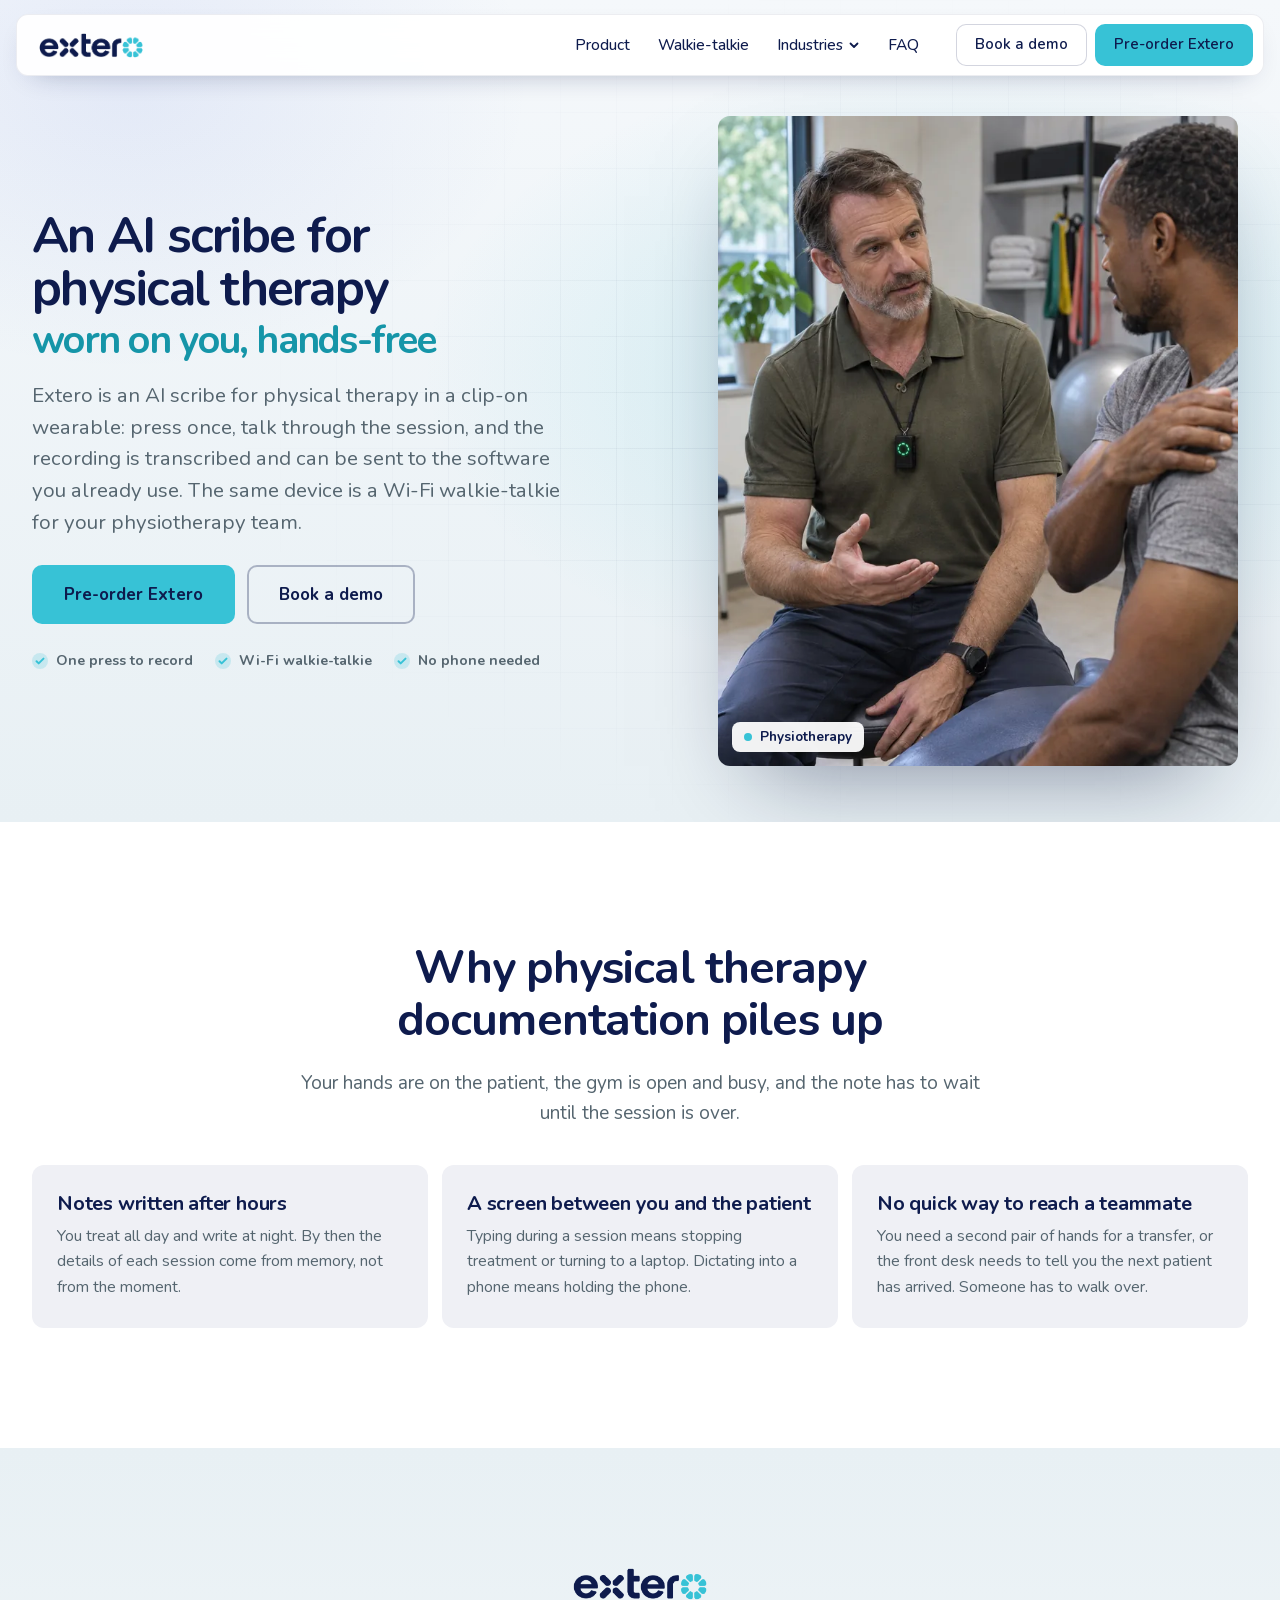
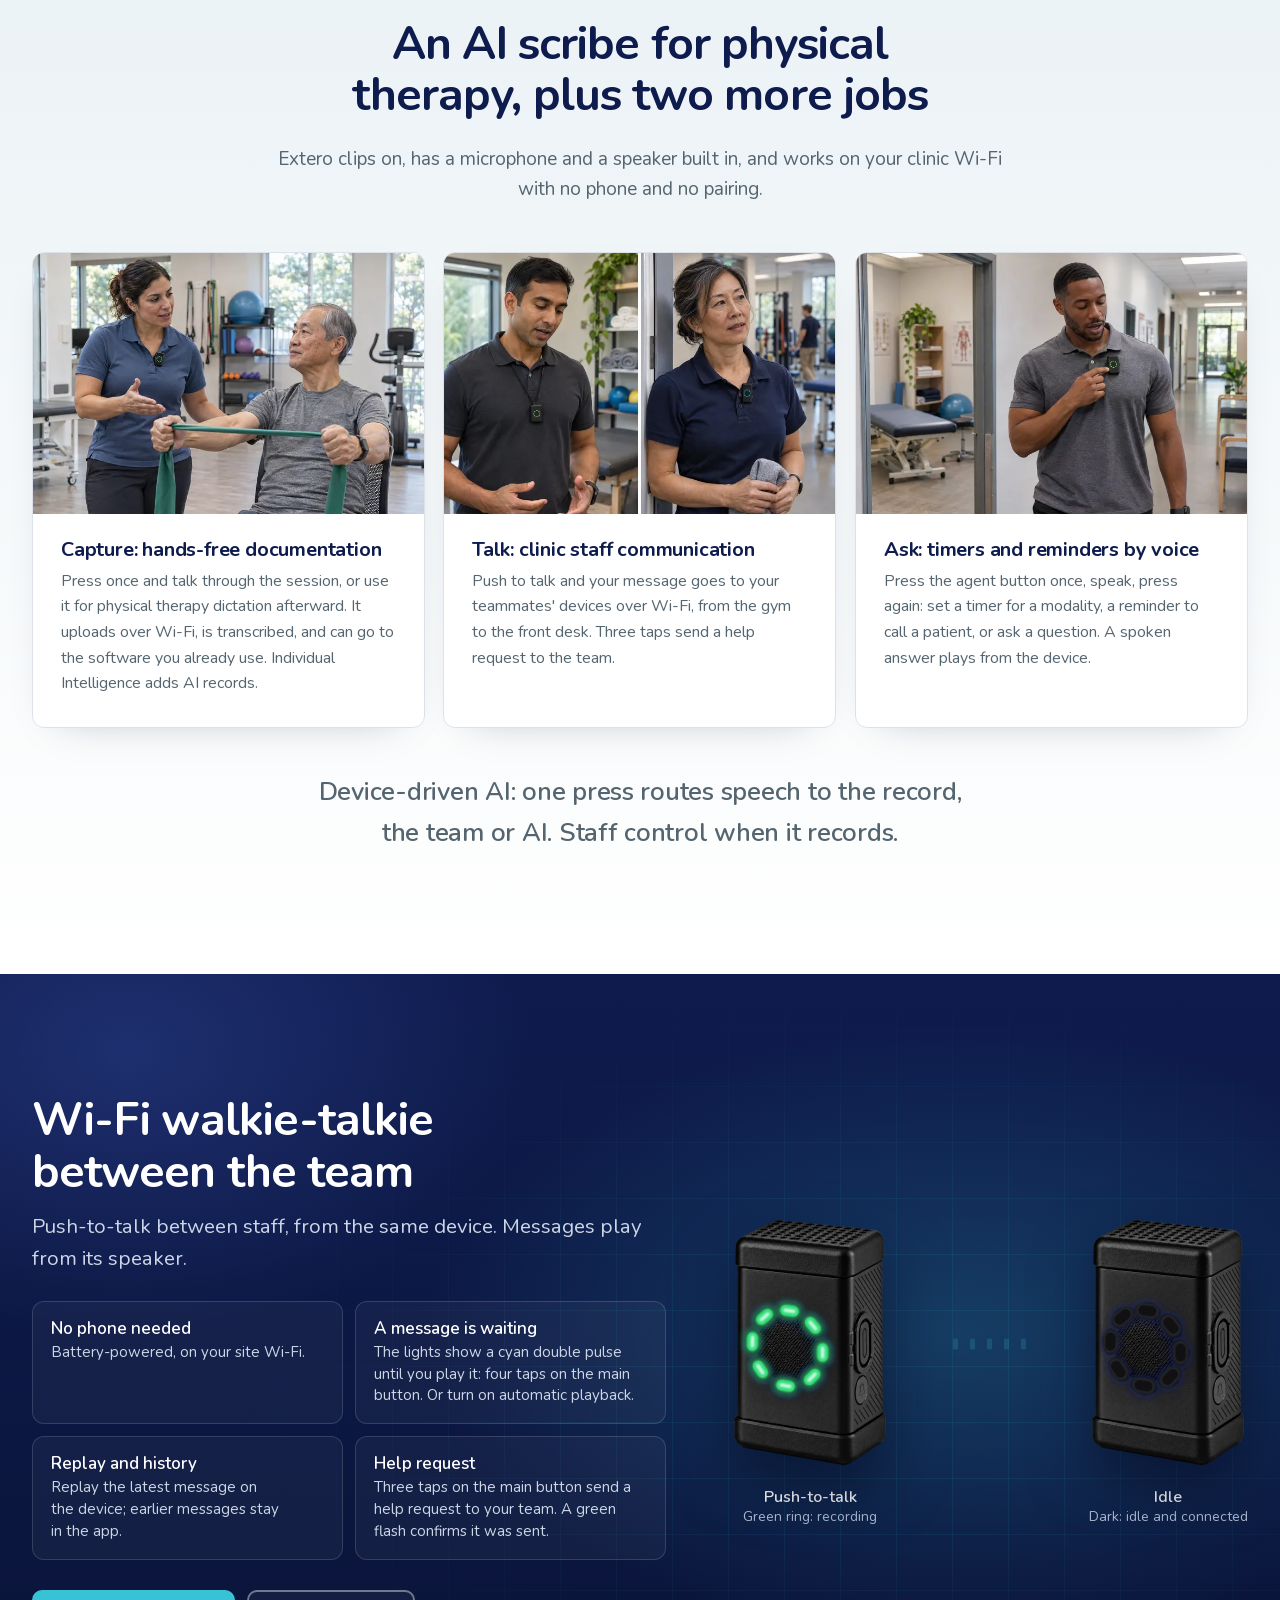
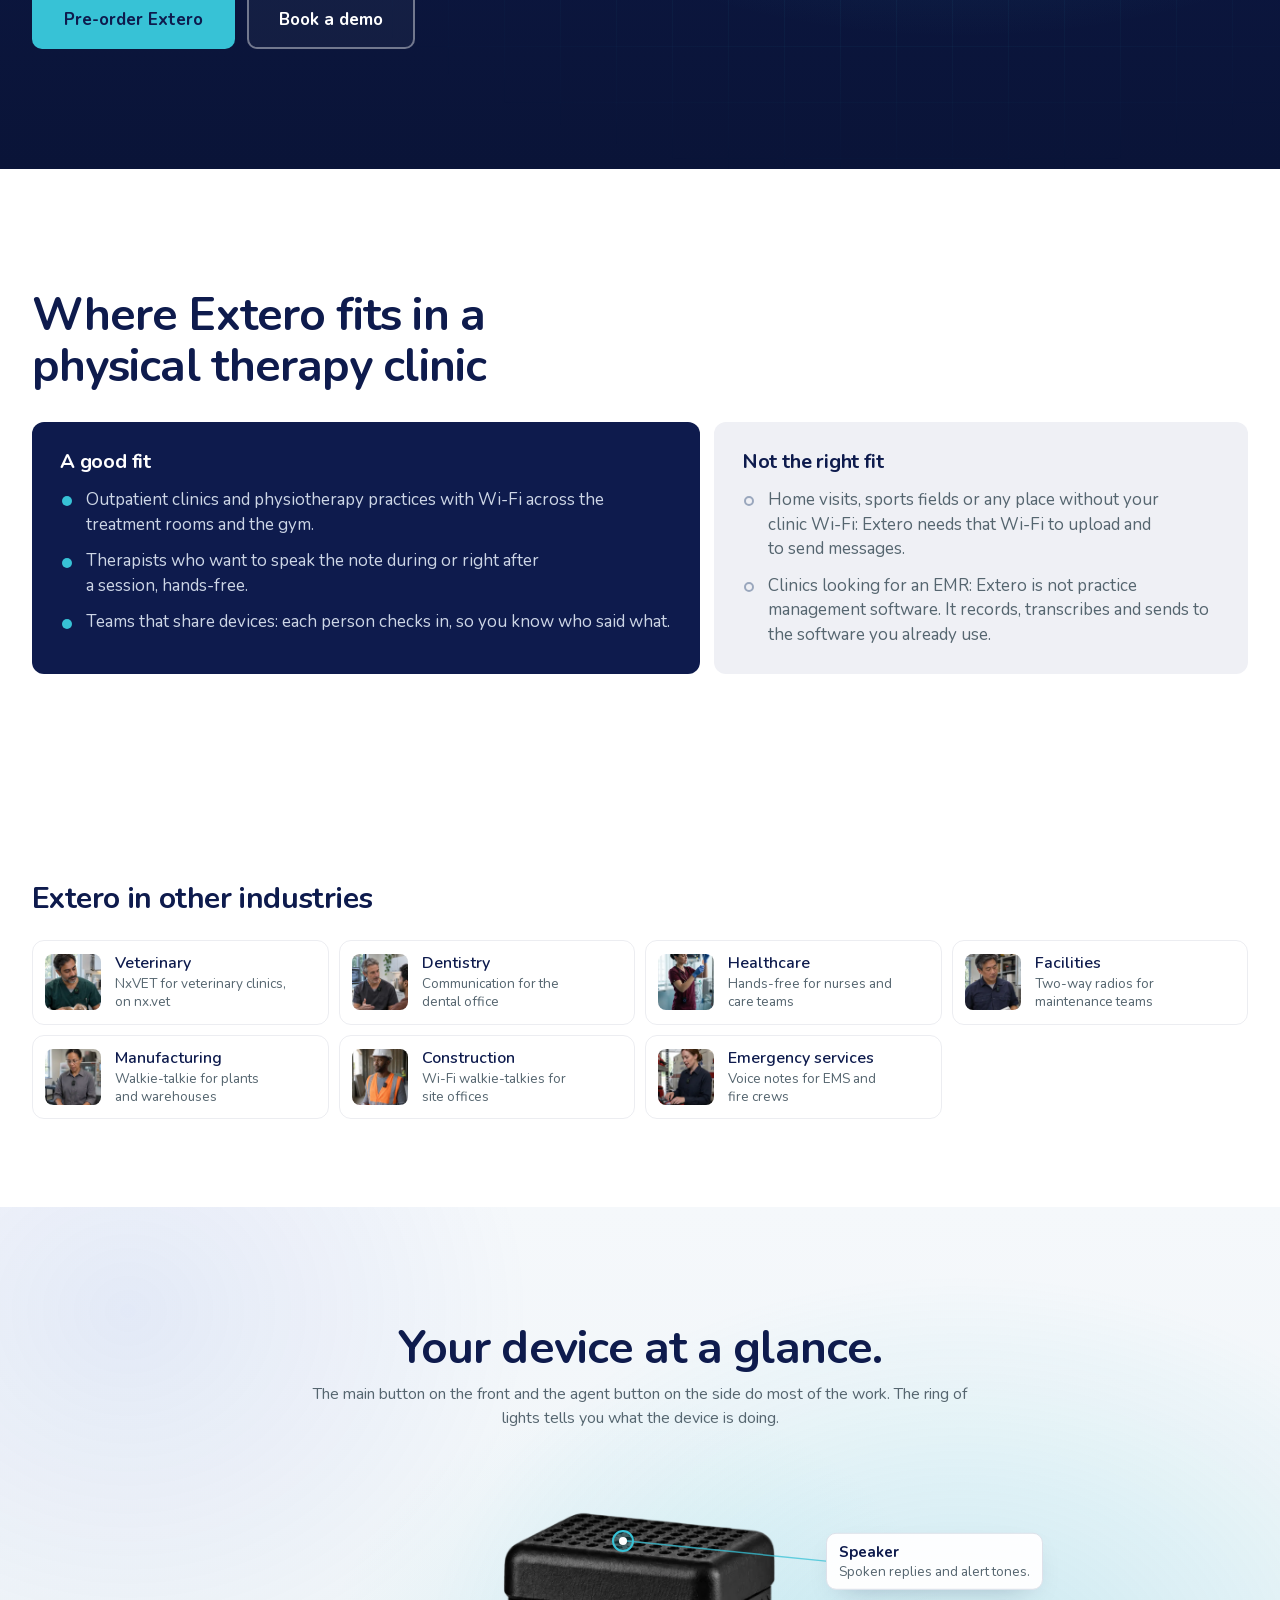
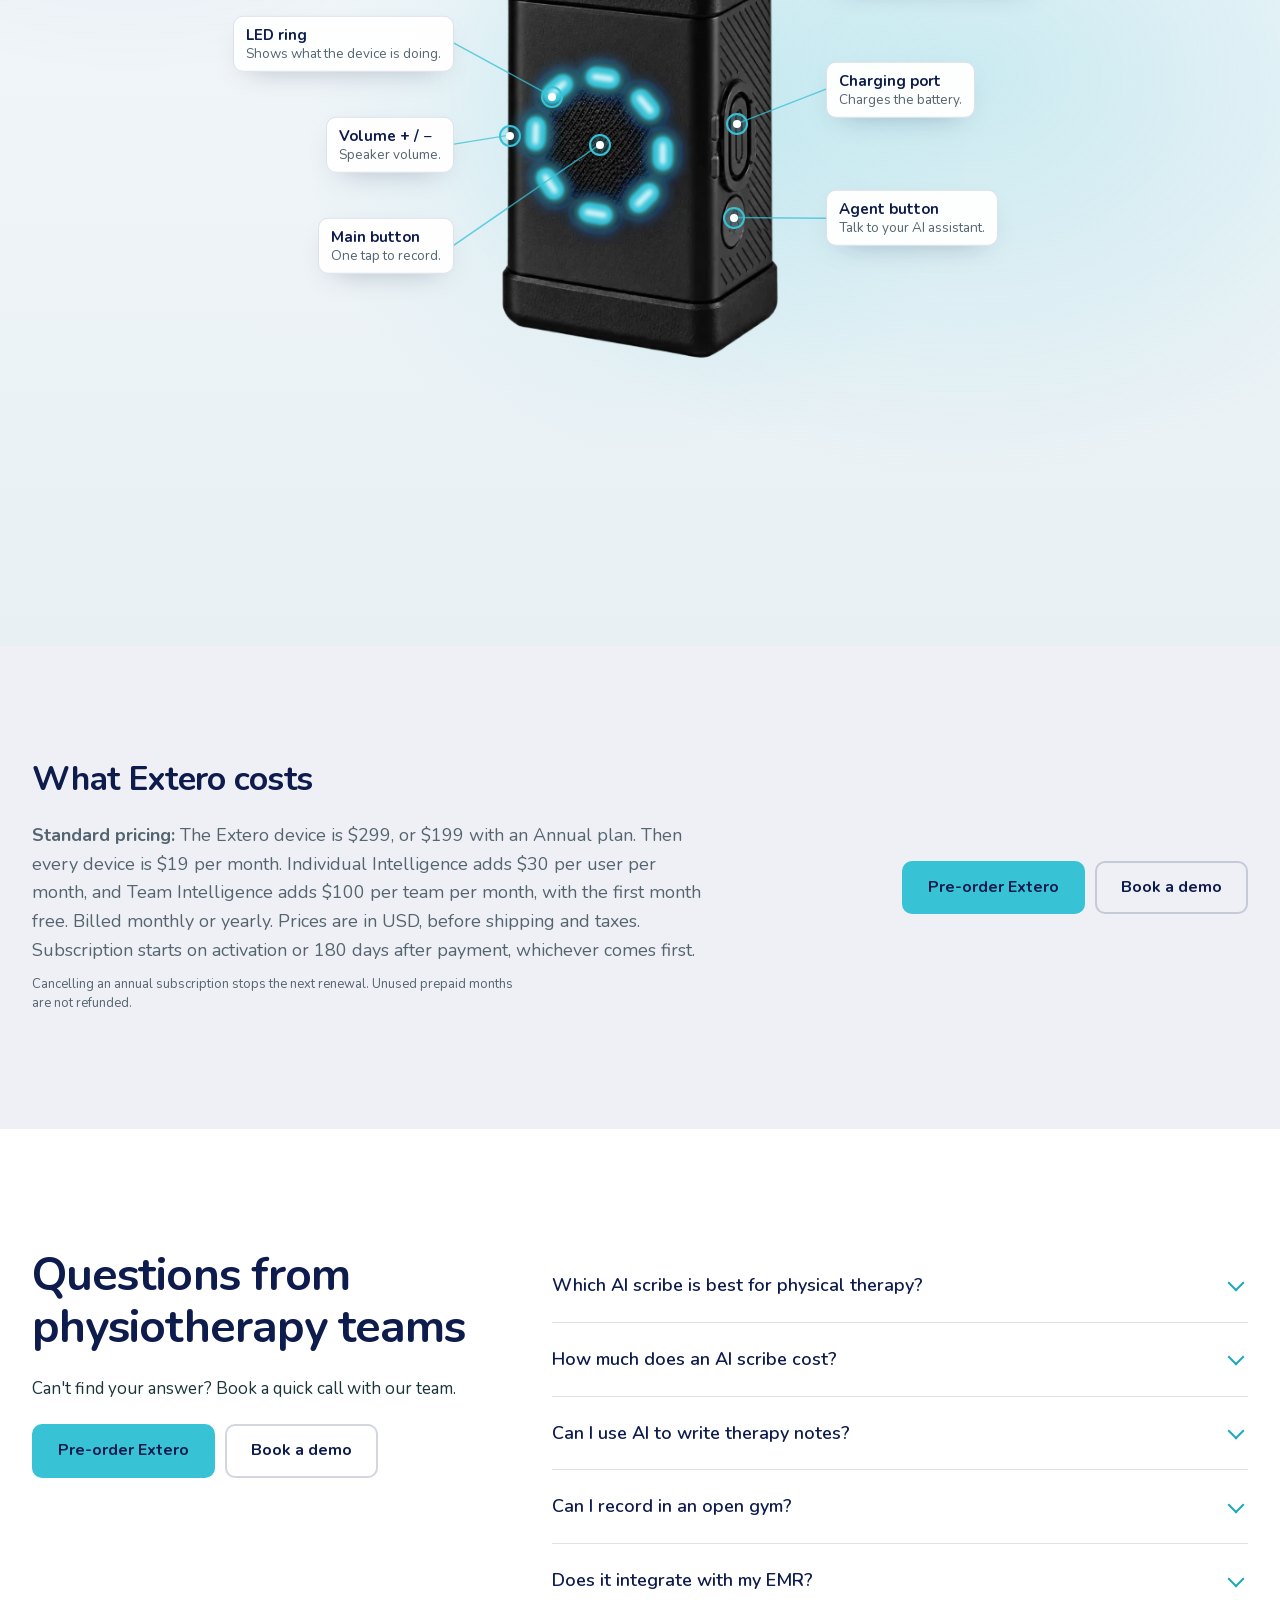
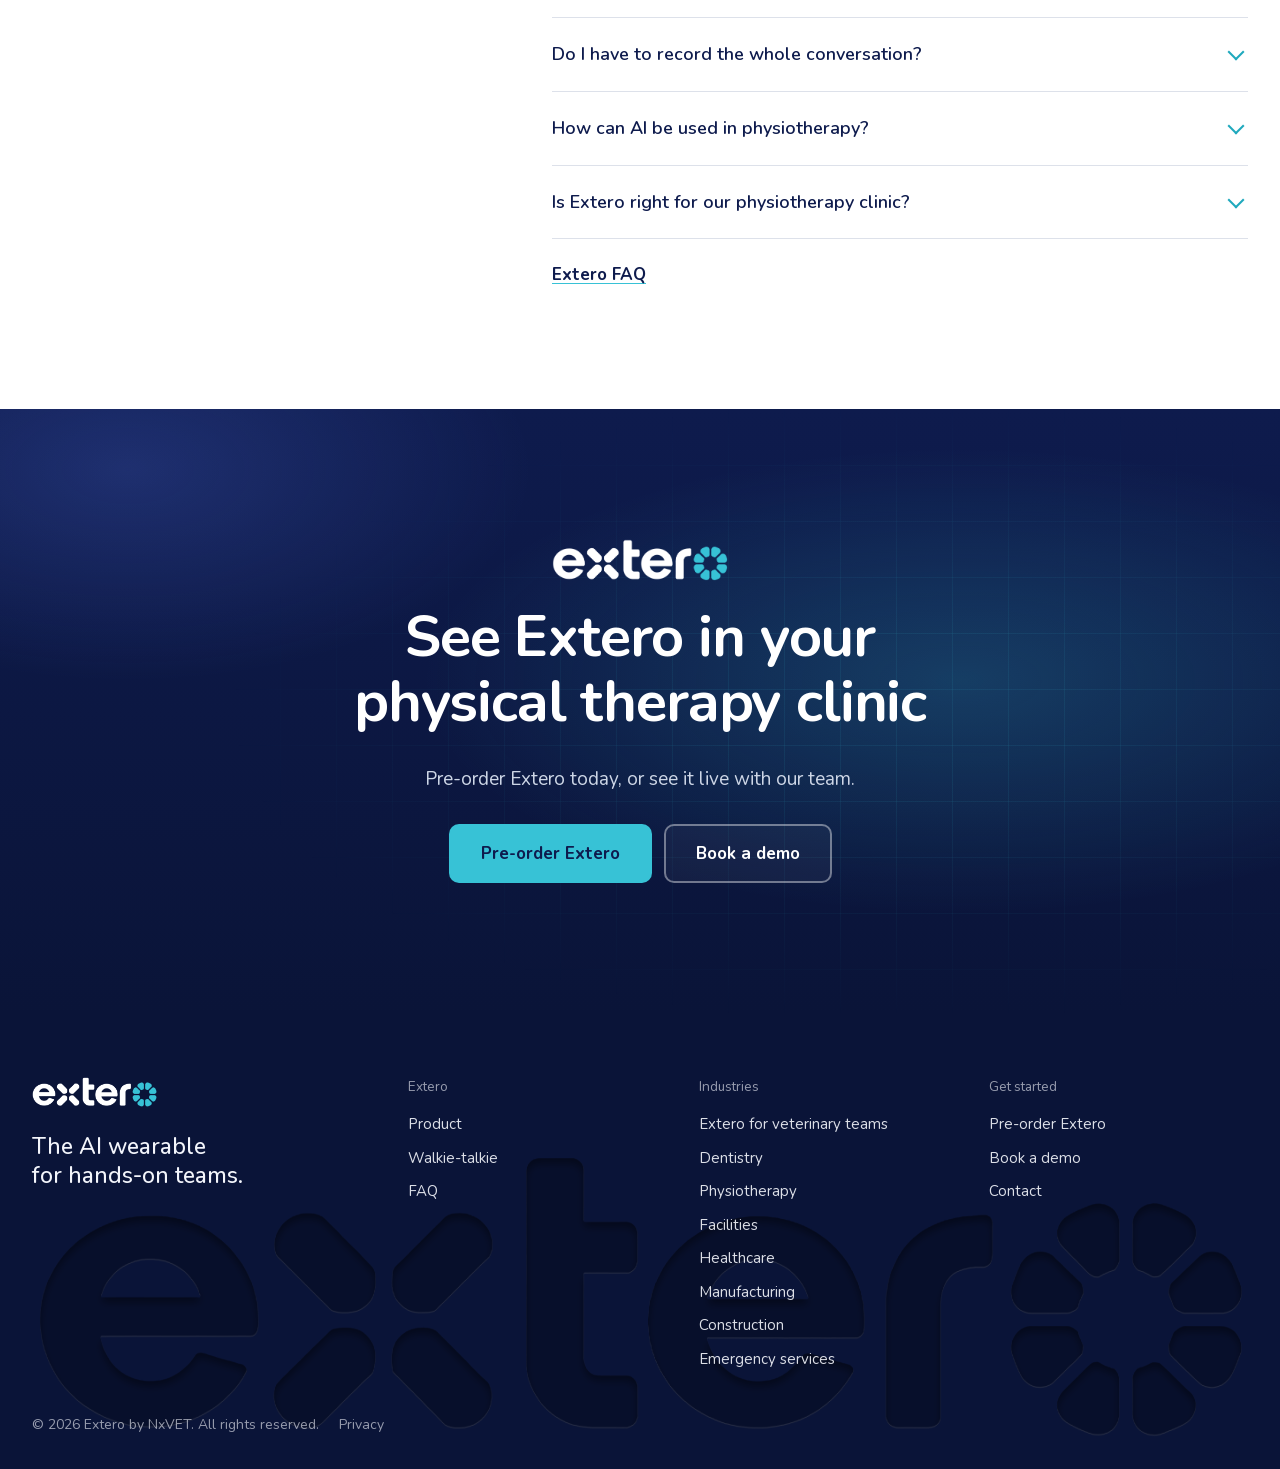
<file: physiotherapy/index.html>
<!doctype html>
<html lang="en">
<head>
<meta charset="utf-8">
<meta name="viewport" content="width=device-width, initial-scale=1">
<meta name="robots" content="noindex, nofollow">
<title>AI scribe for physical therapy, hands-free | Extero</title>
<meta name="description" content="Extero is a wearable AI scribe for physical therapy and physiotherapy clinics: one press records your note hands-free. Also a Wi-Fi walkie-talkie.">
<link rel="canonical" href="https://extero.ai/physiotherapy/">
<meta name="theme-color" content="#0e1b4d">
<meta property="og:type" content="website">
<meta property="og:site_name" content="Extero">
<meta property="og:title" content="AI scribe for physical therapy, hands-free | Extero">
<meta property="og:description" content="Extero is a wearable AI scribe for physical therapy and physiotherapy clinics: one press records your note hands-free. Also a Wi-Fi walkie-talkie.">
<meta property="og:url" content="https://extero.ai/physiotherapy/">
<meta property="og:image" content="https://extero.ai/assets/img/og-extero.jpg">
<meta property="og:image:width" content="1200">
<meta property="og:image:height" content="630">
<meta property="og:image:alt" content="Extero worn by a dentist, a maintenance technician, a physiotherapist and a machinist">
<meta name="twitter:card" content="summary_large_image">
<meta name="twitter:title" content="AI scribe for physical therapy, hands-free | Extero">
<meta name="twitter:description" content="Extero is a wearable AI scribe for physical therapy and physiotherapy clinics: one press records your note hands-free. Also a Wi-Fi walkie-talkie.">
<meta name="twitter:image" content="https://extero.ai/assets/img/og-extero.jpg">
<link rel="icon" href="/favicon.ico" sizes="48x48">
<link rel="icon" type="image/svg+xml" href="/assets/img/favicon.svg">
<link rel="apple-touch-icon" href="/assets/img/apple-touch-icon.png">
<link rel="manifest" href="/site.webmanifest">
<link rel="preload" as="image" href="/assets/video/hero-physiotherapy-poster.webp" media="(min-width: 761px)" fetchpriority="high">
<link rel="preload" as="image" href="/assets/video/hero-physiotherapy-poster-480.webp" media="(max-width: 760px)" fetchpriority="high">
<link rel="preload" href="/assets/fonts/nunito-latin.woff2" as="font" type="font/woff2" crossorigin>
<link rel="stylesheet" href="/assets/bundles/site-e1bb4ed191b1.css">







</head>
<!-- Generated by build.mjs from index.html (industry page: Physiotherapy). Do not edit: change index.html or build.mjs and run it again. -->
<body data-demo-url="https://calendar.app.google/ThBtd39a37VWiKsW6">

<header class="hd" id="hd">
  <a class="hd-skip" href="#main">Skip to content</a>
  <div class="hd-bar">
    <a class="hd-logo" href="/" aria-label="Extero, home"><span class="xmark" aria-hidden="true"></span></a>
    <nav class="hd-nav" aria-label="Main">
      <a href="/products/extero/">Product</a>
      <a href="/walkie-talkie/">Walkie-talkie</a>
      <div class="hd-dd">
        <button type="button" aria-expanded="false" aria-controls="hd-dd-ind">Industries<svg viewBox="0 0 12 12" aria-hidden="true"><path d="M2.5 4.5l3.5 3.5 3.5-3.5"/></svg></button>
        <div class="hd-dd-panel" id="hd-dd-ind">
          <div class="hd-dd-col">
            <p class="hd-dd-t">Clinics</p>
            <a class="hd-ind" href="https://nx.vet/" rel="noopener" data-nav-ind="veterinary" style="--i:0"><span class="hd-ind-img"><img src="/assets/img/nav-veterinary.webp" alt="" width="240" height="240" loading="lazy" decoding="async"></span><span class="hd-ind-txt"><strong>Veterinary<svg class="hd-ind-ext" viewBox="0 0 12 12" aria-hidden="true"><path d="M4 2.5h5.5V8M9.5 2.5L3 9"/></svg></strong><small>NxVET for veterinary clinics, on nx.vet</small></span></a>
            <a class="hd-ind" href="/dentistry/" data-nav-ind="dentistry" style="--i:1"><span class="hd-ind-img"><img src="/assets/img/nav-dentistry.webp" alt="" width="240" height="240" loading="lazy" decoding="async"></span><span class="hd-ind-txt"><strong>Dentistry</strong><small>Communication for the dental office</small></span></a>
            <a class="hd-ind" href="/physiotherapy/" data-nav-ind="physiotherapy" aria-current="page" style="--i:2"><span class="hd-ind-img"><img src="/assets/img/nav-physiotherapy.webp" alt="" width="240" height="240" loading="lazy" decoding="async"></span><span class="hd-ind-txt"><strong>Physiotherapy</strong><small>An AI scribe for physical therapy</small></span></a>
            <a class="hd-ind" href="/healthcare/" data-nav-ind="healthcare" style="--i:3"><span class="hd-ind-img"><img src="/assets/img/nav-healthcare.webp" alt="" width="240" height="240" loading="lazy" decoding="async"></span><span class="hd-ind-txt"><strong>Healthcare</strong><small>Hands-free for nurses and care teams</small></span></a>
          </div>
          <div class="hd-dd-col">
            <p class="hd-dd-t">Field and floor teams</p>
            <a class="hd-ind" href="/facilities-maintenance/" data-nav-ind="facilities-maintenance" style="--i:4"><span class="hd-ind-img"><img src="/assets/img/nav-facilities-maintenance.webp" alt="" width="240" height="240" loading="lazy" decoding="async"></span><span class="hd-ind-txt"><strong>Facilities</strong><small>Two-way radios for maintenance teams</small></span></a>
            <a class="hd-ind" href="/manufacturing/" data-nav-ind="manufacturing" style="--i:5"><span class="hd-ind-img"><img src="/assets/img/nav-manufacturing.webp" alt="" width="240" height="240" loading="lazy" decoding="async"></span><span class="hd-ind-txt"><strong>Manufacturing</strong><small>Walkie-talkie for plants and warehouses</small></span></a>
            <a class="hd-ind" href="/construction/" data-nav-ind="construction" style="--i:6"><span class="hd-ind-img"><img src="/assets/img/nav-construction.webp" alt="" width="240" height="240" loading="lazy" decoding="async"></span><span class="hd-ind-txt"><strong>Construction</strong><small>Wi-Fi walkie-talkies for site offices</small></span></a>
            <a class="hd-ind" href="/emergency-services/" data-nav-ind="emergency-services" style="--i:7"><span class="hd-ind-img"><img src="/assets/img/nav-emergency-services.webp" alt="" width="240" height="240" loading="lazy" decoding="async"></span><span class="hd-ind-txt"><strong>Emergency services</strong><small>Voice notes for EMS and fire crews</small></span></a>
          </div>
          <p class="hd-dd-foot">Not sure Extero fits your team? <a href="https://calendar.app.google/ThBtd39a37VWiKsW6" data-demo>Book a demo<svg viewBox="0 0 12 12" aria-hidden="true"><path d="M2.5 6h7M6.5 3l3 3-3 3"/></svg></a></p>
        </div>
      </div>
      <a href="/faq/">FAQ</a>
    </nav>
    <details class="hd-menu">
      <summary aria-label="Menu"><span aria-hidden="true"></span></summary>
      <nav aria-label="Menu">
        <a href="/products/extero/">Product</a>
        <a href="/walkie-talkie/">Walkie-talkie</a>
        <a href="/faq/">FAQ</a>
        <details class="hd-industry-list"><summary>Industries</summary><div class="hd-industry-links">
        <a class="hd-menu-ind" href="https://nx.vet/" rel="noopener" data-nav-ind="veterinary"><img src="/assets/img/nav-veterinary.webp" alt="" width="240" height="240" loading="lazy" decoding="async"><span>Veterinary<small>nx.vet</small></span></a>
        <a class="hd-menu-ind" href="/dentistry/" data-nav-ind="dentistry"><img src="/assets/img/nav-dentistry.webp" alt="" width="240" height="240" loading="lazy" decoding="async"><span>Dentistry</span></a>
        <a class="hd-menu-ind" href="/physiotherapy/" data-nav-ind="physiotherapy" aria-current="page"><img src="/assets/img/nav-physiotherapy.webp" alt="" width="240" height="240" loading="lazy" decoding="async"><span>Physiotherapy</span></a>
        <a class="hd-menu-ind" href="/facilities-maintenance/" data-nav-ind="facilities-maintenance"><img src="/assets/img/nav-facilities-maintenance.webp" alt="" width="240" height="240" loading="lazy" decoding="async"><span>Facilities</span></a>
        <a class="hd-menu-ind" href="/healthcare/" data-nav-ind="healthcare"><img src="/assets/img/nav-healthcare.webp" alt="" width="240" height="240" loading="lazy" decoding="async"><span>Healthcare</span></a>
        <a class="hd-menu-ind" href="/manufacturing/" data-nav-ind="manufacturing"><img src="/assets/img/nav-manufacturing.webp" alt="" width="240" height="240" loading="lazy" decoding="async"><span>Manufacturing</span></a>
        <a class="hd-menu-ind" href="/construction/" data-nav-ind="construction"><img src="/assets/img/nav-construction.webp" alt="" width="240" height="240" loading="lazy" decoding="async"><span>Construction</span></a>
        <a class="hd-menu-ind" href="/emergency-services/" data-nav-ind="emergency-services"><img src="/assets/img/nav-emergency-services.webp" alt="" width="240" height="240" loading="lazy" decoding="async"><span>Emergency services</span></a>
        </div></details>
        <a class="hd-menu-cta" href="https://calendar.app.google/ThBtd39a37VWiKsW6" data-demo>Book a demo</a>
      </nav>
    </details>
    <div class="hd-ctas">
      <a class="hd-btn hd-btn-ghost" href="https://calendar.app.google/ThBtd39a37VWiKsW6" data-demo>Book a demo</a>
      <a class="hd-btn hd-btn-primary" href="/products/extero/">Pre-order<span class="hd-more">Extero</span></a>
    </div>
  </div>
</header>

<main id="main" tabindex="-1">
<div class="nxh-root nxx nxx-light nxx-pre xo" style="--nxx-device:url('/assets/theme/nx-extero-device-480.webp');--nxx-led-mask:url('/assets/theme/nx-extero-led-mask.png')">

<!-- ATTENTION: the product, worn in several industries -->
<section class="nxx-hero nxh-hero" id="top" aria-label="An AI scribe for physical therapy worn on you, hands-free">
  <div class="nxx-bg" aria-hidden="true"></div>
  <div class="nxh-wrap nxx-hero-grid">
    <div class="nxx-hero-inner">
      <h1 class="xo-ind-h1">An AI scribe for physical therapy<br><span>worn on you, hands-free</span></h1>
      <p class="nxh-lead">Extero is an AI scribe for physical therapy in a clip-on wearable: press once, talk through the session, and the recording is transcribed and can be sent to the software you already use. The same device is a Wi-Fi walkie-talkie for your physiotherapy team.</p>
      <div class="nxh-hero-actions">
        <a class="nxh-btn nxh-btn-primary nxh-btn-lg" href="/products/extero/">Pre-order Extero</a>
        <a class="nxh-btn nxh-btn-outline-light nxh-btn-lg" href="https://calendar.app.google/ThBtd39a37VWiKsW6" data-demo>Book a demo</a>
      </div>
      <ul class="nxh-hero-trust">
        <li><span>One press to record</span></li>
        <li><span>Wi-Fi walkie-talkie</span></li>
        <li><span>No phone needed</span></li>
      </ul>
    </div>
    <div class="nxx-hero-media">
      <figure class="xo-reel">
        <img src="/assets/video/hero-physiotherapy-poster.webp" srcset="/assets/video/hero-physiotherapy-poster-480.webp 480w, /assets/video/hero-physiotherapy-poster.webp 720w" sizes="(max-width: 760px) 92vw, 520px" width="720" height="900" fetchpriority="high" decoding="async" alt="A physiotherapist talks with a patient about his shoulder, Extero on a lanyard with its ring green">
        <figcaption class="xo-reel-tag" aria-hidden="true"><i></i><span data-labels="Physiotherapy">Physiotherapy</span></figcaption>
      </figure>
    </div>
  </div>
</section>

<!-- INDUSTRY: the problem, in the buyer's words (_content/industries/physiotherapy.json) -->
<section class="nxh-section xo-probs" id="why" style="background:#fff">
  <div class="nxh-wrap">
    <div class="nxh-section-head nxh-center nxh-reveal">
      <h2>Why physical therapy documentation piles up</h2>
      <p>Your hands are on the patient, the gym is open and busy, and the note has to wait until the session is over.</p>
    </div>
    <div class="nxh-benefit-grid xo-probs-grid">
      <article class="nxh-benefit nxh-reveal"><h3>Notes written after hours</h3><p>You treat all day and write at night. By then the details of each session come from memory, not from the moment.</p></article>
      <article class="nxh-benefit nxh-reveal"><h3>A screen between you and the patient</h3><p>Typing during a session means stopping treatment or turning to a laptop. Dictating into a phone means holding the phone.</p></article>
      <article class="nxh-benefit nxh-reveal"><h3>No quick way to reach a teammate</h3><p>You need a second pair of hands for a transfer, or the front desk needs to tell you the next patient has arrived. Someone has to walk over.</p></article>
    </div>
  </div>
</section>

<!-- INTEREST: what it does -->
<section class="nxx-jobs nxx-dark" id="how-it-works">
  <div class="nxh-wrap">
    <div class="nxh-section-head nxh-reveal">
      <span class="nx-xmark nx-xmark-head" aria-hidden="true"></span>
      <h2>An AI scribe for physical therapy, plus two more jobs</h2>
      <p>Extero clips on, has a microphone and a speaker built in, and works on your clinic Wi-Fi with no phone and no pairing.</p>
    </div>
    <div class="nxx-jobs-grid">
      <article class="nxx-job nxh-reveal"><img class="xo-job-img" data-job="capture" src="/assets/img/job-physiotherapy-capture.webp" width="720" height="480" loading="lazy" decoding="async" alt="A physiotherapist guides a patient through a resistance band exercise, Extero clipped to her polo shirt"><h3>Capture: hands-free documentation</h3><p>Press once and talk through the session, or use it for physical therapy dictation afterward. It uploads over Wi-Fi, is transcribed, and can go to the software you already use. Individual Intelligence adds AI records.</p></article>
      <article class="nxx-job nxh-reveal"><img class="xo-job-img" data-job="talk" src="/assets/img/job-physiotherapy-talk.webp" width="720" height="480" loading="lazy" decoding="async" alt="Two physiotherapists on a voice message: one speaks to the Extero on his lanyard, a colleague at the gym door hears it with the ring cyan"><h3>Talk: clinic staff communication</h3><p>Push to talk and your message goes to your teammates' devices over Wi-Fi, from the gym to the front desk. Three taps send a help request to the team.</p></article>
      <article class="nxx-job nxh-reveal"><img class="xo-job-img" data-job="ask" src="/assets/img/job-physiotherapy-ask.webp" width="720" height="480" loading="lazy" decoding="async" alt="A physiotherapist presses the Extero clipped to his polo shirt and speaks"><h3>Ask: timers and reminders by voice</h3><p>Press the agent button once, speak, press again: set a timer for a modality, a reminder to call a patient, or ask a question. A spoken answer plays from the device.</p></article>
    </div>
    <p class="nxx-scribe-lead nxh-reveal">Device-driven AI: one press routes speech to the record, the team or AI. Staff control when it records.</p>
  </div>
</section>

<!-- INTEREST: the walkie-talkie, on a navy band so it stands out -->
<section class="xo-talk" id="walkie-talkie" aria-labelledby="xo-talk-title">
  <div class="nxh-hero-bg" aria-hidden="true"></div>
  <div class="nxh-wrap xo-talk-grid">
    <div class="xo-talk-copy">
      <h2 id="xo-talk-title" class="nxh-reveal">Wi-Fi walkie-talkie between the team</h2>
      <p class="nxh-lead nxh-reveal">Push-to-talk between staff, from the same device. Messages play from its speaker.</p>
      <ul class="xo-talk-list">
        <li class="nxh-reveal"><strong>No phone needed</strong>Battery-powered, on your site Wi-Fi.</li>
        <li class="nxh-reveal"><strong>A message is waiting</strong>The lights show a cyan double pulse until you play it: four taps on the main button. Or turn on automatic playback.</li>
        <li class="nxh-reveal"><strong>Replay and history</strong>Replay the latest message on the device; earlier messages stay in the app.</li>
        <li class="nxh-reveal"><strong>Help request</strong>Three taps on the main button send a help request to your team. A green flash confirms it was sent.</li>
</ul>
      <div class="nxh-hero-actions nxh-reveal">
        <a class="nxh-btn nxh-btn-primary nxh-btn-lg" href="/products/extero/">Pre-order Extero</a>
        <a class="nxh-btn nxh-btn-outline-light nxh-btn-lg" href="https://calendar.app.google/ThBtd39a37VWiKsW6" data-demo>Book a demo</a>
      </div>
    </div>
    <div class="xo-talk-stage nxh-reveal" data-phase="send" aria-hidden="true">
      <div class="xo-talk-unit"><div class="nxx-device xo-talk-dev" data-led="green"><img class="nxx-device-img" src="/assets/theme/nx-extero-device-480.webp" srcset="/assets/theme/nx-extero-device-320.webp 320w, /assets/theme/nx-extero-device-480.webp 480w" sizes="180px" width="760" height="1201" loading="lazy" decoding="async" alt="An Extero with its ring of lights green: recording"><span class="nxx-led-base" aria-hidden="true"></span><svg class="nxx-leds" viewBox="0 0 760 1201" aria-hidden="true" focusable="false"><g class="nxx-unlit"><g transform="translate(282.6 450.3) rotate(8)"><rect class="s" x="-62" y="-42" width="124" height="84" rx="42"/><rect class="o" x="-45" y="-26" width="90" height="52" rx="26"/></g><g transform="translate(393.6 520.0) rotate(50)"><rect class="s" x="-62" y="-42" width="124" height="84" rx="42"/><rect class="o" x="-45" y="-26" width="90" height="52" rx="26"/></g><g transform="translate(439.7 648.7) rotate(-90)"><rect class="s" x="-62" y="-42" width="124" height="84" rx="42"/><rect class="o" x="-45" y="-26" width="90" height="52" rx="26"/></g><g transform="translate(390.1 765.0) rotate(-45)"><rect class="s" x="-62" y="-42" width="124" height="84" rx="42"/><rect class="o" x="-45" y="-26" width="90" height="52" rx="26"/></g><g transform="translate(263.8 806.2) rotate(10)"><rect class="s" x="-62" y="-42" width="124" height="84" rx="42"/><rect class="o" x="-45" y="-26" width="90" height="52" rx="26"/></g><g transform="translate(144.2 728.1) rotate(56)"><rect class="s" x="-62" y="-42" width="124" height="84" rx="42"/><rect class="o" x="-45" y="-26" width="90" height="52" rx="26"/></g><g transform="translate(106.7 596.4) rotate(-88)"><rect class="s" x="-62" y="-42" width="124" height="84" rx="42"/><rect class="o" x="-45" y="-26" width="90" height="52" rx="26"/></g><g transform="translate(164.1 479.3) rotate(-41)"><rect class="s" x="-62" y="-42" width="124" height="84" rx="42"/><rect class="o" x="-45" y="-26" width="90" height="52" rx="26"/></g></g><g class="nxx-pill" style="--i:0" transform="translate(282.6 450.3) rotate(8)"><rect class="h" x="-58" y="-38" width="116" height="76" rx="38"/><rect class="b" x="-45" y="-26" width="90" height="52" rx="26"/><rect class="k" x="-30" y="-8" width="60" height="16" rx="8"/></g><g class="nxx-pill" style="--i:1" transform="translate(393.6 520.0) rotate(50)"><rect class="h" x="-58" y="-38" width="116" height="76" rx="38"/><rect class="b" x="-45" y="-26" width="90" height="52" rx="26"/><rect class="k" x="-30" y="-8" width="60" height="16" rx="8"/></g><g class="nxx-pill" style="--i:2" transform="translate(439.7 648.7) rotate(-90)"><rect class="h" x="-58" y="-38" width="116" height="76" rx="38"/><rect class="b" x="-45" y="-26" width="90" height="52" rx="26"/><rect class="k" x="-30" y="-8" width="60" height="16" rx="8"/></g><g class="nxx-pill" style="--i:3" transform="translate(390.1 765.0) rotate(-45)"><rect class="h" x="-58" y="-38" width="116" height="76" rx="38"/><rect class="b" x="-45" y="-26" width="90" height="52" rx="26"/><rect class="k" x="-30" y="-8" width="60" height="16" rx="8"/></g><g class="nxx-pill" style="--i:4" transform="translate(263.8 806.2) rotate(10)"><rect class="h" x="-58" y="-38" width="116" height="76" rx="38"/><rect class="b" x="-45" y="-26" width="90" height="52" rx="26"/><rect class="k" x="-30" y="-8" width="60" height="16" rx="8"/></g><g class="nxx-pill" style="--i:5" transform="translate(144.2 728.1) rotate(56)"><rect class="h" x="-58" y="-38" width="116" height="76" rx="38"/><rect class="b" x="-45" y="-26" width="90" height="52" rx="26"/><rect class="k" x="-30" y="-8" width="60" height="16" rx="8"/></g><g class="nxx-pill" style="--i:6" transform="translate(106.7 596.4) rotate(-88)"><rect class="h" x="-58" y="-38" width="116" height="76" rx="38"/><rect class="b" x="-45" y="-26" width="90" height="52" rx="26"/><rect class="k" x="-30" y="-8" width="60" height="16" rx="8"/></g><g class="nxx-pill" style="--i:7" transform="translate(164.1 479.3) rotate(-41)"><rect class="h" x="-58" y="-38" width="116" height="76" rx="38"/><rect class="b" x="-45" y="-26" width="90" height="52" rx="26"/><rect class="k" x="-30" y="-8" width="60" height="16" rx="8"/></g></svg></div><p><b>Green ring</b>Recording</p></div>
      <div class="xo-talk-waves"><i></i><i></i><i></i><i></i><i></i></div>
      <div class="xo-talk-unit"><div class="nxx-device xo-talk-dev" data-led="off"><img class="nxx-device-img" src="/assets/theme/nx-extero-device-480.webp" srcset="/assets/theme/nx-extero-device-320.webp 320w, /assets/theme/nx-extero-device-480.webp 480w" sizes="180px" width="760" height="1201" loading="lazy" decoding="async" alt="A second Extero with its ring of lights cyan: a message is playing"><span class="nxx-led-base" aria-hidden="true"></span><svg class="nxx-leds" viewBox="0 0 760 1201" aria-hidden="true" focusable="false"><g class="nxx-unlit"><g transform="translate(282.6 450.3) rotate(8)"><rect class="s" x="-62" y="-42" width="124" height="84" rx="42"/><rect class="o" x="-45" y="-26" width="90" height="52" rx="26"/></g><g transform="translate(393.6 520.0) rotate(50)"><rect class="s" x="-62" y="-42" width="124" height="84" rx="42"/><rect class="o" x="-45" y="-26" width="90" height="52" rx="26"/></g><g transform="translate(439.7 648.7) rotate(-90)"><rect class="s" x="-62" y="-42" width="124" height="84" rx="42"/><rect class="o" x="-45" y="-26" width="90" height="52" rx="26"/></g><g transform="translate(390.1 765.0) rotate(-45)"><rect class="s" x="-62" y="-42" width="124" height="84" rx="42"/><rect class="o" x="-45" y="-26" width="90" height="52" rx="26"/></g><g transform="translate(263.8 806.2) rotate(10)"><rect class="s" x="-62" y="-42" width="124" height="84" rx="42"/><rect class="o" x="-45" y="-26" width="90" height="52" rx="26"/></g><g transform="translate(144.2 728.1) rotate(56)"><rect class="s" x="-62" y="-42" width="124" height="84" rx="42"/><rect class="o" x="-45" y="-26" width="90" height="52" rx="26"/></g><g transform="translate(106.7 596.4) rotate(-88)"><rect class="s" x="-62" y="-42" width="124" height="84" rx="42"/><rect class="o" x="-45" y="-26" width="90" height="52" rx="26"/></g><g transform="translate(164.1 479.3) rotate(-41)"><rect class="s" x="-62" y="-42" width="124" height="84" rx="42"/><rect class="o" x="-45" y="-26" width="90" height="52" rx="26"/></g></g><g class="nxx-pill" style="--i:0" transform="translate(282.6 450.3) rotate(8)"><rect class="h" x="-58" y="-38" width="116" height="76" rx="38"/><rect class="b" x="-45" y="-26" width="90" height="52" rx="26"/><rect class="k" x="-30" y="-8" width="60" height="16" rx="8"/></g><g class="nxx-pill" style="--i:1" transform="translate(393.6 520.0) rotate(50)"><rect class="h" x="-58" y="-38" width="116" height="76" rx="38"/><rect class="b" x="-45" y="-26" width="90" height="52" rx="26"/><rect class="k" x="-30" y="-8" width="60" height="16" rx="8"/></g><g class="nxx-pill" style="--i:2" transform="translate(439.7 648.7) rotate(-90)"><rect class="h" x="-58" y="-38" width="116" height="76" rx="38"/><rect class="b" x="-45" y="-26" width="90" height="52" rx="26"/><rect class="k" x="-30" y="-8" width="60" height="16" rx="8"/></g><g class="nxx-pill" style="--i:3" transform="translate(390.1 765.0) rotate(-45)"><rect class="h" x="-58" y="-38" width="116" height="76" rx="38"/><rect class="b" x="-45" y="-26" width="90" height="52" rx="26"/><rect class="k" x="-30" y="-8" width="60" height="16" rx="8"/></g><g class="nxx-pill" style="--i:4" transform="translate(263.8 806.2) rotate(10)"><rect class="h" x="-58" y="-38" width="116" height="76" rx="38"/><rect class="b" x="-45" y="-26" width="90" height="52" rx="26"/><rect class="k" x="-30" y="-8" width="60" height="16" rx="8"/></g><g class="nxx-pill" style="--i:5" transform="translate(144.2 728.1) rotate(56)"><rect class="h" x="-58" y="-38" width="116" height="76" rx="38"/><rect class="b" x="-45" y="-26" width="90" height="52" rx="26"/><rect class="k" x="-30" y="-8" width="60" height="16" rx="8"/></g><g class="nxx-pill" style="--i:6" transform="translate(106.7 596.4) rotate(-88)"><rect class="h" x="-58" y="-38" width="116" height="76" rx="38"/><rect class="b" x="-45" y="-26" width="90" height="52" rx="26"/><rect class="k" x="-30" y="-8" width="60" height="16" rx="8"/></g><g class="nxx-pill" style="--i:7" transform="translate(164.1 479.3) rotate(-41)"><rect class="h" x="-58" y="-38" width="116" height="76" rx="38"/><rect class="b" x="-45" y="-26" width="90" height="52" rx="26"/><rect class="k" x="-30" y="-8" width="60" height="16" rx="8"/></g></svg></div><p><b>Cyan</b>A message is playing</p></div>
    </div>
  </div>
</section>

<!-- INDUSTRY: where it fits, and where it does not -->
<section class="nxh-section xo-fit" id="fit" style="background:#fff">
  <div class="nxh-wrap">
    <div class="nxh-section-head nxh-reveal">
      <h2>Where Extero fits in a physical therapy clinic</h2>
    </div>
    <div class="xo-fit-grid">
      <div class="xo-fit-col xo-fit-yes nxh-reveal">
        <h3>A good fit</h3>
        <ul>
          <li>Outpatient clinics and physiotherapy practices with Wi-Fi across the treatment rooms and the gym.</li>
          <li>Therapists who want to speak the note during or right after a session, hands-free.</li>
          <li>Teams that share devices: each person checks in, so you know who said what.</li>
        </ul>
      </div>
      <div class="xo-fit-col xo-fit-no nxh-reveal">
        <h3>Not the right fit</h3>
        <ul>
          <li>Home visits, sports fields or any place without your clinic Wi-Fi: Extero needs that Wi-Fi to upload and to send messages.</li>
          <li>Clinics looking for an EMR: Extero is not practice management software. It records, transcribes and sends to the software you already use.</li>
        </ul>
      </div>
    </div>
  </div>
</section>

<!-- INTEREST: industries -->
<section class="xo-related" aria-labelledby="xo-related-t">
  <div class="nxh-wrap">
    <h2 id="xo-related-t">Extero in other industries</h2>
    <div class="xo-related-grid">
      <a class="xo-rel" href="https://nx.vet/" rel="noopener"><img src="/assets/img/nav-veterinary.webp" alt="" width="240" height="240" loading="lazy" decoding="async"><span><strong>Veterinary</strong><small>NxVET for veterinary clinics, on nx.vet</small></span></a>
      <a class="xo-rel" href="/dentistry/"><img src="/assets/img/nav-dentistry.webp" alt="" width="240" height="240" loading="lazy" decoding="async"><span><strong>Dentistry</strong><small>Communication for the dental office</small></span></a>
      <a class="xo-rel" href="/healthcare/"><img src="/assets/img/nav-healthcare.webp" alt="" width="240" height="240" loading="lazy" decoding="async"><span><strong>Healthcare</strong><small>Hands-free for nurses and care teams</small></span></a>
      <a class="xo-rel" href="/facilities-maintenance/"><img src="/assets/img/nav-facilities-maintenance.webp" alt="" width="240" height="240" loading="lazy" decoding="async"><span><strong>Facilities</strong><small>Two-way radios for maintenance teams</small></span></a>
      <a class="xo-rel" href="/manufacturing/"><img src="/assets/img/nav-manufacturing.webp" alt="" width="240" height="240" loading="lazy" decoding="async"><span><strong>Manufacturing</strong><small>Walkie-talkie for plants and warehouses</small></span></a>
      <a class="xo-rel" href="/construction/"><img src="/assets/img/nav-construction.webp" alt="" width="240" height="240" loading="lazy" decoding="async"><span><strong>Construction</strong><small>Wi-Fi walkie-talkies for site offices</small></span></a>
      <a class="xo-rel" href="/emergency-services/"><img src="/assets/img/nav-emergency-services.webp" alt="" width="240" height="240" loading="lazy" decoding="async"><span><strong>Emergency services</strong><small>Voice notes for EMS and fire crews</small></span></a>
    </div>
  </div>
</section>

<!-- DESIRE: the device (markup and behaviour from nx.vet) -->
<section class="nxx-glance" id="glance" aria-labelledby="nxx-glance-title">
  <div class="nxh-wrap">
    <div class="nxx-glance-head nxh-reveal">
      <h2 id="nxx-glance-title">Your device at a glance.</h2>
      <p>The main button on the front and the agent button on the side do most of the work. The ring of lights tells you what the device is doing.</p>
    </div>
    <div class="nxx-glance-stage">
      <div class="nxx-fly">
      <div class="nxx-device" data-led="off">
        <img class="nxx-device-img" src="/assets/theme/nx-extero-device-760.webp" srcset="/assets/theme/nx-extero-device-320.webp 320w, /assets/theme/nx-extero-device-480.webp 480w, /assets/theme/nx-extero-device-760.webp 760w" sizes="(max-width: 760px) 50vw, 24vw" width="760" height="1201" loading="lazy" decoding="async" alt="The Extero device: a black clip-on wearable with a ring of eight lights around the main button on the front; the charging port and the round agent button sit on the side">
        <span class="nxx-led-base" aria-hidden="true"></span>
        
        <svg class="nxx-leds" viewBox="0 0 760 1201" aria-hidden="true" focusable="false"><defs><filter id="nxx-led-halo" x="-80%" y="-80%" width="260%" height="260%"><feGaussianBlur stdDeviation="18"/></filter><filter id="nxx-led-soft" x="-30%" y="-40%" width="160%" height="180%"><feGaussianBlur stdDeviation="2.4"/></filter><filter id="nxx-led-core" x="-40%" y="-120%" width="180%" height="340%"><feGaussianBlur stdDeviation="5"/></filter><filter id="nxx-led-shroud" x="-40%" y="-50%" width="180%" height="200%"><feGaussianBlur stdDeviation="9"/></filter></defs><g class="nxx-unlit"><g transform="translate(282.6 450.3) rotate(8)"><rect class="s" x="-62" y="-42" width="124" height="84" rx="42"/><rect class="o" x="-45" y="-26" width="90" height="52" rx="26"/></g><g transform="translate(393.6 520.0) rotate(50)"><rect class="s" x="-62" y="-42" width="124" height="84" rx="42"/><rect class="o" x="-45" y="-26" width="90" height="52" rx="26"/></g><g transform="translate(439.7 648.7) rotate(-90)"><rect class="s" x="-62" y="-42" width="124" height="84" rx="42"/><rect class="o" x="-45" y="-26" width="90" height="52" rx="26"/></g><g transform="translate(390.1 765.0) rotate(-45)"><rect class="s" x="-62" y="-42" width="124" height="84" rx="42"/><rect class="o" x="-45" y="-26" width="90" height="52" rx="26"/></g><g transform="translate(263.8 806.2) rotate(10)"><rect class="s" x="-62" y="-42" width="124" height="84" rx="42"/><rect class="o" x="-45" y="-26" width="90" height="52" rx="26"/></g><g transform="translate(144.2 728.1) rotate(56)"><rect class="s" x="-62" y="-42" width="124" height="84" rx="42"/><rect class="o" x="-45" y="-26" width="90" height="52" rx="26"/></g><g transform="translate(106.7 596.4) rotate(-88)"><rect class="s" x="-62" y="-42" width="124" height="84" rx="42"/><rect class="o" x="-45" y="-26" width="90" height="52" rx="26"/></g><g transform="translate(164.1 479.3) rotate(-41)"><rect class="s" x="-62" y="-42" width="124" height="84" rx="42"/><rect class="o" x="-45" y="-26" width="90" height="52" rx="26"/></g></g><g class="nxx-pill" style="--i:0" transform="translate(282.6 450.3) rotate(8)"><rect class="h" x="-58" y="-38" width="116" height="76" rx="38"/><rect class="b" x="-45" y="-26" width="90" height="52" rx="26"/><rect class="k" x="-30" y="-8" width="60" height="16" rx="8"/></g><g class="nxx-pill" style="--i:1" transform="translate(393.6 520.0) rotate(50)"><rect class="h" x="-58" y="-38" width="116" height="76" rx="38"/><rect class="b" x="-45" y="-26" width="90" height="52" rx="26"/><rect class="k" x="-30" y="-8" width="60" height="16" rx="8"/></g><g class="nxx-pill" style="--i:2" transform="translate(439.7 648.7) rotate(-90)"><rect class="h" x="-58" y="-38" width="116" height="76" rx="38"/><rect class="b" x="-45" y="-26" width="90" height="52" rx="26"/><rect class="k" x="-30" y="-8" width="60" height="16" rx="8"/></g><g class="nxx-pill" style="--i:3" transform="translate(390.1 765.0) rotate(-45)"><rect class="h" x="-58" y="-38" width="116" height="76" rx="38"/><rect class="b" x="-45" y="-26" width="90" height="52" rx="26"/><rect class="k" x="-30" y="-8" width="60" height="16" rx="8"/></g><g class="nxx-pill" style="--i:4" transform="translate(263.8 806.2) rotate(10)"><rect class="h" x="-58" y="-38" width="116" height="76" rx="38"/><rect class="b" x="-45" y="-26" width="90" height="52" rx="26"/><rect class="k" x="-30" y="-8" width="60" height="16" rx="8"/></g><g class="nxx-pill" style="--i:5" transform="translate(144.2 728.1) rotate(56)"><rect class="h" x="-58" y="-38" width="116" height="76" rx="38"/><rect class="b" x="-45" y="-26" width="90" height="52" rx="26"/><rect class="k" x="-30" y="-8" width="60" height="16" rx="8"/></g><g class="nxx-pill" style="--i:6" transform="translate(106.7 596.4) rotate(-88)"><rect class="h" x="-58" y="-38" width="116" height="76" rx="38"/><rect class="b" x="-45" y="-26" width="90" height="52" rx="26"/><rect class="k" x="-30" y="-8" width="60" height="16" rx="8"/></g><g class="nxx-pill" style="--i:7" transform="translate(164.1 479.3) rotate(-41)"><rect class="h" x="-58" y="-38" width="116" height="76" rx="38"/><rect class="b" x="-45" y="-26" width="90" height="52" rx="26"/><rect class="k" x="-30" y="-8" width="60" height="16" rx="8"/></g><g class="nxx-sweep"><defs><mask id="nxx-sweep-h" maskUnits="userSpaceOnUse" x="0" y="0" width="760" height="1201"><g fill="#fff" filter="url(#nxx-led-halo)"><rect transform="translate(282.6 450.3) rotate(8)" x="-58" y="-38" width="116" height="76" rx="38"/><rect transform="translate(393.6 520.0) rotate(50)" x="-58" y="-38" width="116" height="76" rx="38"/><rect transform="translate(439.7 648.7) rotate(-90)" x="-58" y="-38" width="116" height="76" rx="38"/><rect transform="translate(390.1 765.0) rotate(-45)" x="-58" y="-38" width="116" height="76" rx="38"/><rect transform="translate(263.8 806.2) rotate(10)" x="-58" y="-38" width="116" height="76" rx="38"/><rect transform="translate(144.2 728.1) rotate(56)" x="-58" y="-38" width="116" height="76" rx="38"/><rect transform="translate(106.7 596.4) rotate(-88)" x="-58" y="-38" width="116" height="76" rx="38"/><rect transform="translate(164.1 479.3) rotate(-41)" x="-58" y="-38" width="116" height="76" rx="38"/></g></mask><mask id="nxx-sweep-b" maskUnits="userSpaceOnUse" x="0" y="0" width="760" height="1201"><g fill="#fff" filter="url(#nxx-led-soft)"><rect transform="translate(282.6 450.3) rotate(8)" x="-45" y="-26" width="90" height="52" rx="26"/><rect transform="translate(393.6 520.0) rotate(50)" x="-45" y="-26" width="90" height="52" rx="26"/><rect transform="translate(439.7 648.7) rotate(-90)" x="-45" y="-26" width="90" height="52" rx="26"/><rect transform="translate(390.1 765.0) rotate(-45)" x="-45" y="-26" width="90" height="52" rx="26"/><rect transform="translate(263.8 806.2) rotate(10)" x="-45" y="-26" width="90" height="52" rx="26"/><rect transform="translate(144.2 728.1) rotate(56)" x="-45" y="-26" width="90" height="52" rx="26"/><rect transform="translate(106.7 596.4) rotate(-88)" x="-45" y="-26" width="90" height="52" rx="26"/><rect transform="translate(164.1 479.3) rotate(-41)" x="-45" y="-26" width="90" height="52" rx="26"/></g></mask><mask id="nxx-sweep-k" maskUnits="userSpaceOnUse" x="0" y="0" width="760" height="1201"><g fill="#fff" filter="url(#nxx-led-core)"><rect transform="translate(282.6 450.3) rotate(8)" x="-30" y="-8" width="60" height="16" rx="8"/><rect transform="translate(393.6 520.0) rotate(50)" x="-30" y="-8" width="60" height="16" rx="8"/><rect transform="translate(439.7 648.7) rotate(-90)" x="-30" y="-8" width="60" height="16" rx="8"/><rect transform="translate(390.1 765.0) rotate(-45)" x="-30" y="-8" width="60" height="16" rx="8"/><rect transform="translate(263.8 806.2) rotate(10)" x="-30" y="-8" width="60" height="16" rx="8"/><rect transform="translate(144.2 728.1) rotate(56)" x="-30" y="-8" width="60" height="16" rx="8"/><rect transform="translate(106.7 596.4) rotate(-88)" x="-30" y="-8" width="60" height="16" rx="8"/><rect transform="translate(164.1 479.3) rotate(-41)" x="-30" y="-8" width="60" height="16" rx="8"/></g></mask><filter id="nxx-comet-blur" filterUnits="userSpaceOnUse" x="0" y="300" width="560" height="650"><feGaussianBlur stdDeviation="6"/></filter><g id="nxx-comet" filter="url(#nxx-comet-blur)"><path d="M207.5 692.9L100.4 804.9A250 250 0 0 1 89.4 793.7L203.3 688.6A95 95 0 0 0 207.5 692.9Z" opacity="0.03"/><path d="M204.0 689.4L91.2 795.7A250 250 0 0 1 80.8 783.9L200.0 684.9A95 95 0 0 0 204.0 689.4Z" opacity="0.04"/><path d="M200.6 685.6L82.4 785.9A250 250 0 0 1 72.7 773.6L196.9 681.0A95 95 0 0 0 200.6 685.6Z" opacity="0.05"/><path d="M197.5 681.8L74.2 775.7A250 250 0 0 1 65.1 762.9L194.1 676.9A95 95 0 0 0 197.5 681.8Z" opacity="0.06"/><path d="M194.6 677.7L66.6 765.1A250 250 0 0 1 58.1 751.8L191.4 672.7A95 95 0 0 0 194.6 677.7Z" opacity="0.07"/><path d="M191.9 673.6L59.5 754.1A250 250 0 0 1 51.8 740.4L189.0 668.4A95 95 0 0 0 191.9 673.6Z" opacity="0.08"/><path d="M189.5 669.2L53.0 742.7A250 250 0 0 1 46.0 728.7L186.8 663.9A95 95 0 0 0 189.5 669.2Z" opacity="0.10"/><path d="M187.2 664.8L47.1 731.0A250 250 0 0 1 40.8 716.6L184.8 659.3A95 95 0 0 0 187.2 664.8Z" opacity="0.12"/><path d="M185.2 660.2L41.8 719.1A250 250 0 0 1 36.3 704.4L183.1 654.7A95 95 0 0 0 185.2 660.2Z" opacity="0.14"/><path d="M183.4 655.6L37.1 706.8A250 250 0 0 1 32.4 691.9L181.6 649.9A95 95 0 0 0 183.4 655.6Z" opacity="0.16"/><path d="M181.9 650.9L33.1 694.4A250 250 0 0 1 29.2 679.2L180.4 645.1A95 95 0 0 0 181.9 650.9Z" opacity="0.18"/><path d="M180.6 646.1L29.8 681.7A250 250 0 0 1 26.7 666.3L179.5 640.2A95 95 0 0 0 180.6 646.1Z" opacity="0.20"/><path d="M179.6 641.2L27.1 668.9A250 250 0 0 1 24.8 653.4L178.7 635.3A95 95 0 0 0 179.6 641.2Z" opacity="0.23"/><path d="M178.9 636.3L25.1 656.0A250 250 0 0 1 23.6 640.3L178.3 630.3A95 95 0 0 0 178.9 636.3Z" opacity="0.26"/><path d="M178.4 631.3L23.8 642.9A250 250 0 0 1 23.1 627.3L178.1 625.4A95 95 0 0 0 178.4 631.3Z" opacity="0.28"/><path d="M178.1 626.4L23.2 629.9A250 250 0 0 1 23.3 614.2L178.2 620.4A95 95 0 0 0 178.1 626.4Z" opacity="0.31"/><path d="M178.1 621.4L23.2 616.8A250 250 0 0 1 24.2 601.1L178.5 615.4A95 95 0 0 0 178.1 621.4Z" opacity="0.34"/><path d="M178.4 616.4L23.9 603.7A250 250 0 0 1 25.7 588.1L179.1 610.5A95 95 0 0 0 178.4 616.4Z" opacity="0.37"/><path d="M179.0 611.5L25.4 590.7A250 250 0 0 1 27.9 575.2L179.9 605.6A95 95 0 0 0 179.0 611.5Z" opacity="0.40"/><path d="M179.8 606.6L27.4 577.8A250 250 0 0 1 30.8 562.5L181.0 600.7A95 95 0 0 0 179.8 606.6Z" opacity="0.43"/><path d="M180.8 601.7L30.2 565.0A250 250 0 0 1 34.4 549.9L182.4 595.9A95 95 0 0 0 180.8 601.7Z" opacity="0.46"/><path d="M182.1 596.9L33.6 552.4A250 250 0 0 1 38.6 537.5L184.0 591.2A95 95 0 0 0 182.1 596.9Z" opacity="0.50"/><path d="M183.7 592.2L37.7 539.9A250 250 0 0 1 43.5 525.3L185.8 586.6A95 95 0 0 0 183.7 592.2Z" opacity="0.53"/><path d="M185.5 587.5L42.5 527.7A250 250 0 0 1 49.0 513.4L187.9 582.1A95 95 0 0 0 185.5 587.5Z" opacity="0.56"/><path d="M187.5 583.0L47.8 515.8A250 250 0 0 1 55.1 501.9L190.3 577.7A95 95 0 0 0 187.5 583.0Z" opacity="0.59"/><path d="M189.8 578.6L53.8 504.1A250 250 0 0 1 61.8 490.6L192.8 573.4A95 95 0 0 0 189.8 578.6Z" opacity="0.62"/><path d="M192.3 574.3L60.4 492.8A250 250 0 0 1 69.1 479.7L195.6 569.3A95 95 0 0 0 192.3 574.3Z" opacity="0.66"/><path d="M195.0 570.1L67.6 481.9A250 250 0 0 1 76.9 469.3L198.5 565.3A95 95 0 0 0 195.0 570.1Z" opacity="0.69"/><path d="M197.9 566.1L75.3 471.3A250 250 0 0 1 85.3 459.2L201.7 561.5A95 95 0 0 0 197.9 566.1Z" opacity="0.72"/><path d="M201.1 562.3L83.6 461.2A250 250 0 0 1 94.2 449.6L205.1 557.9A95 95 0 0 0 201.1 562.3Z" opacity="0.75"/><path d="M204.4 558.6L92.4 451.5A250 250 0 0 1 103.6 440.5L208.7 554.4A95 95 0 0 0 204.4 558.6Z" opacity="0.77"/><path d="M207.9 555.1L101.6 442.3A250 250 0 0 1 113.4 431.9L212.4 551.1A95 95 0 0 0 207.9 555.1Z" opacity="0.80"/><path d="M211.7 551.7L111.4 433.5A250 250 0 0 1 123.7 423.8L216.3 548.0A95 95 0 0 0 211.7 551.7Z" opacity="0.83"/><path d="M215.5 548.6L121.6 425.3A250 250 0 0 1 134.4 416.2L220.4 545.2A95 95 0 0 0 215.5 548.6Z" opacity="0.85"/><path d="M219.6 545.7L132.2 417.7A250 250 0 0 1 145.5 409.2L224.6 542.5A95 95 0 0 0 219.6 545.7Z" opacity="0.87"/><path d="M223.7 543.0L143.2 410.6A250 250 0 0 1 156.9 402.9L228.9 540.1A95 95 0 0 0 223.7 543.0Z" opacity="0.90"/><path d="M228.1 540.6L154.6 404.1A250 250 0 0 1 168.6 397.1L233.4 537.9A95 95 0 0 0 228.1 540.6Z" opacity="0.91"/><path d="M232.5 538.3L166.3 398.2A250 250 0 0 1 180.7 391.9L238.0 535.9A95 95 0 0 0 232.5 538.3Z" opacity="0.93"/><path d="M237.1 536.3L178.2 392.9A250 250 0 0 1 192.9 387.4L242.6 534.2A95 95 0 0 0 237.1 536.3Z" opacity="0.95"/><path d="M241.7 534.5L190.5 388.2A250 250 0 0 1 205.4 383.5L247.4 532.7A95 95 0 0 0 241.7 534.5Z" opacity="0.96"/><path d="M246.4 533.0L202.9 384.2A250 250 0 0 1 218.1 380.3L252.2 531.5A95 95 0 0 0 246.4 533.0Z" opacity="0.97"/><path d="M251.2 531.7L215.6 380.9A250 250 0 0 1 231.0 377.8L257.1 530.6A95 95 0 0 0 251.2 531.7Z" opacity="0.98"/><path d="M256.1 530.7L228.4 378.2A250 250 0 0 1 243.9 375.9L262.0 529.8A95 95 0 0 0 256.1 530.7Z" opacity="0.99"/><path d="M261.0 530.0L241.3 376.2A250 250 0 0 1 257.0 374.7L267.0 529.4A95 95 0 0 0 261.0 530.0Z" opacity="1.00"/><path d="M266.0 529.5L254.4 374.9A250 250 0 0 1 270.0 374.2L271.9 529.2A95 95 0 0 0 266.0 529.5Z" opacity="1.00"/><path d="M270.9 529.2L267.4 374.3A250 250 0 0 1 283.1 374.4L276.9 529.3A95 95 0 0 0 270.9 529.2Z" opacity="1.00"/><path d="M275.9 529.2L280.5 374.3A250 250 0 0 1 296.2 375.3L281.9 529.6A95 95 0 0 0 275.9 529.2Z" opacity="0.96"/><path d="M280.9 529.5L293.6 375.0A250 250 0 0 1 309.2 376.8L286.8 530.2A95 95 0 0 0 280.9 529.5Z" opacity="0.87"/><path d="M285.8 530.1L306.6 376.5A250 250 0 0 1 322.1 379.0L291.7 531.0A95 95 0 0 0 285.8 530.1Z" opacity="0.74"/><path d="M290.7 530.9L319.5 378.5A250 250 0 0 1 334.8 381.9L296.6 532.1A95 95 0 0 0 290.7 530.9Z" opacity="0.58"/><path d="M295.6 531.9L332.3 381.3A250 250 0 0 1 347.4 385.5L301.4 533.5A95 95 0 0 0 295.6 531.9Z" opacity="0.42"/><path d="M300.4 533.2L344.9 384.7A250 250 0 0 1 359.8 389.7L306.1 535.1A95 95 0 0 0 300.4 533.2Z" opacity="0.26"/><path d="M305.1 534.8L357.4 388.8A250 250 0 0 1 372.0 394.6L310.7 536.9A95 95 0 0 0 305.1 534.8Z" opacity="0.13"/><path d="M309.8 536.6L369.6 393.6A250 250 0 0 1 383.9 400.1L315.2 539.0A95 95 0 0 0 309.8 536.6Z" opacity="0.04"/></g></defs><g class="h" mask="url(#nxx-sweep-h)"><use href="#nxx-comet"/></g><g class="b" mask="url(#nxx-sweep-b)"><use href="#nxx-comet"/></g><g class="k" mask="url(#nxx-sweep-k)"><use href="#nxx-comet"/></g></g></svg>
        <svg class="nxx-lines" aria-hidden="true"></svg>
        <button type="button" class="nxx-hs" data-hs="speaker" data-side="right" style="--x:44;--y:7.5;--lx:114;--ly:12;--i:0" data-led="cyan" aria-label="Speaker"><i></i><span><strong>Speaker</strong>Spoken replies and alert tones.</span></button>
        <button type="button" class="nxx-hs" data-hs="ring" data-side="left" style="--x:19.5;--y:41.5;--lx:-14;--ly:30;--i:1" data-led="cycle" aria-label="LED ring"><i></i><span><strong>LED ring</strong>Shows what the device is doing.</span></button>
        <button type="button" class="nxx-hs" data-hs="main" data-side="left" style="--x:36.2;--y:52;--lx:-14;--ly:74;--i:3" data-led="rec" aria-label="Main button"><i></i><span><strong>Main button</strong>One tap to record.</span></button>
        <button type="button" class="nxx-hs" data-hs="charge" data-side="right" style="--x:83.5;--y:47.5;--lx:114;--ly:40;--i:4" data-led="red" aria-label="Charging port"><i></i><span><strong>Charging port</strong>Charges the battery.</span></button>
        <button type="button" class="nxx-hs" data-hs="volume" data-side="left" style="--x:5;--y:50;--lx:-14;--ly:52;--i:2" data-led="white" aria-label="Volume + / &minus;"><i></i><span><strong>Volume + / &minus;</strong>Speaker volume.</span></button>
        <button type="button" class="nxx-hs" data-hs="agent" data-side="right" style="--x:82.5;--y:68;--lx:114;--ly:68;--i:5" data-led="cyan" aria-label="Agent button"><i></i><span><strong>Agent button</strong>Talk to your AI assistant.</span></button>
      </div>
      </div>
    </div>
    <div class="nxx-hscard" aria-live="polite">
      <div data-for="speaker"><strong>Speaker</strong><p>Spoken replies, messages, alert tones and the low-battery warning. A reply from your AI assistant plays by itself, and the ring shows cyan while it plays.</p></div>
      <div data-for="ring"><strong>LED ring</strong><p>Green ring: recording. Cyan: a reply or message is playing. Blue: Bluetooth pairing mode. Red ring: reconnecting to Wi-Fi. Dark: idle and connected.</p></div>
      <div data-for="main"><strong>Main button</strong><p>Hold about 2 s: turn on. 1 tap: start recording, tap again to stop. 3 taps: send a help request to your team. 4 taps: play a waiting message. Hold 1.5 s: Bluetooth pairing on or off.</p></div>
      <div data-for="charge"><strong>Charging port</strong><p>Charges the battery; plugging in also turns the device on. The ring glows red slowly while charging and goes dark when the battery is full.</p></div>
      <div data-for="volume"><strong>Volume + / &minus;</strong><p>Each press changes the speaker volume one step; the lights show the level in white. Hold both together for 5 seconds to turn the device off.</p></div>
      <div data-for="agent"><strong>Agent button</strong><p>Press once, speak, press again. A spoken answer plays from the device. Double-press to check the battery.</p></div>
    </div>
  </div>
</section>

<!-- ACTION: the price, in the words of the product page (read from products/extero/index.html) -->
<section class="nxh-section xo-price" id="pricing">
  <div class="nxh-wrap xo-price-in nxh-reveal">
    <div>
      <h2>What Extero costs</h2>
      <p><strong>Standard pricing:</strong> The Extero device is $299, or $199 with an Annual plan. Then every device is $19 per month. Individual Intelligence adds $30 per user per month, and Team Intelligence adds $100 per team per month, with the first month free. Billed monthly or yearly. Prices are in USD, before shipping and taxes.</p>
      <p class="xo-offer-note" data-xo-offer hidden></p>
      <p>Subscription starts on activation or 180 days after payment, whichever comes first.</p>
      <p class="xo-renewal-note">Cancelling an annual subscription stops the next renewal. Unused prepaid months are not refunded.</p>
    </div>
    <div class="nxh-product-actions"><a class="nxh-btn nxh-btn-primary" href="/products/extero/">Pre-order Extero</a><a class="nxh-btn nxh-btn-ghost" href="https://calendar.app.google/ThBtd39a37VWiKsW6" data-demo>Book a demo</a></div>
  </div>
</section>

<!-- ACTION: FAQ -->
<section class="nxh-section nxh-faq" id="faq" style="background:#fff">
  <div class="nxh-wrap nxh-faq-grid">
    <div class="nxh-faq-left">
      <div class="nxh-faq-aside">
        <h2>Questions from physiotherapy teams</h2>
        <p>Can't find your answer? Book a quick call with our team.</p>
        <div class="nxh-faq-ctas">
          <a class="nxh-btn nxh-btn-primary" href="/products/extero/">Pre-order Extero</a>
          <a class="nxh-btn nxh-btn-ghost" href="https://calendar.app.google/ThBtd39a37VWiKsW6" data-demo>Book a demo</a>
        </div>
      </div>
    </div>
    <div class="nxh-faq-list nxh-reveal">
      <details><summary>Which AI scribe is best for physical therapy?</summary><p>It depends on how you treat. Extero is the one to look at if you want a wearable in place of a phone or a laptop: one press records, the recording is transcribed, and Individual Intelligence adds AI records.</p></details>
      <details><summary>How much does an AI scribe cost?</summary><p>It depends on the product. Extero is $299 per device, or $199 with an Annual plan, then $19 per device per month; Individual Intelligence, which adds AI records, is $30 per user per month. Prices are in USD, before shipping and taxes.</p></details>
      <details><summary>Can I use AI to write therapy notes?</summary><p>With Extero you record the session hands-free and get a transcript, and Individual Intelligence adds AI records. If you are comparing AI for physical therapy documentation, keep in mind that Extero is a wearable that feeds the software you already use, not an EMR.</p></details>
      <details><summary>Can I record in an open gym?</summary><p>Recording is one tap to start and one tap to stop, and the upload needs your clinic Wi-Fi. How a recording sounds in a busy gym depends on your space, so test it in your own clinic before you equip the whole team.</p></details>
      <details><summary>Does it integrate with my EMR?</summary><p>You can send recordings and transcripts anywhere with the API, webhooks or the MCP server. Whether they land inside your EMR depends on what that software accepts, so bring that question to a demo. <a href="/contact/?enquiry=software&amp;industry=physiotherapy#contact-form">Check software compatibility</a>.</p></details>
      <details><summary>Do I have to record the whole conversation?</summary><p>No. Your staff decide when it records: one tap starts a recording and another tap stops it.</p></details>
      <details><summary>How can AI be used in physiotherapy?</summary><p>Extero gives AI three practical jobs in a physiotherapy clinic. It transcribes the notes you speak, Individual Intelligence adds AI records, and the agent button answers spoken questions and sets reminders and timers.</p></details>
      <details><summary>Is Extero right for our physiotherapy clinic?</summary><p>It fits a clinic with Wi-Fi across the treatment area whose therapists want hands-free notes and a quick way to reach each other. It does not fit home visits or any place without your clinic Wi-Fi, and it is not an EMR.</p></details>
      <p class="xo-faq-all"><a href="/faq/">Extero FAQ</a></p>
    </div>
  </div>
</section>

<!-- ACTION: closing band (navy; the grid lights up around the cursor, as on nx.vet) -->
<section class="nxh-closing">
  <div class="nxh-hero-bg" aria-hidden="true"></div>
  <div class="nxh-wrap nxh-closing-inner nxh-reveal">
    <span class="nx-xmark nx-xmark-head" aria-hidden="true"></span>
    <h2>See Extero in your physical therapy clinic</h2>
    <p>Pre-order Extero today, or see it live with our team.</p>
    <div class="nxh-hero-actions nxh-center">
      <a class="nxh-btn nxh-btn-primary nxh-btn-lg" href="/products/extero/">Pre-order Extero</a>
      <a class="nxh-btn nxh-btn-outline-light nxh-btn-lg" href="https://calendar.app.google/ThBtd39a37VWiKsW6" data-demo>Book a demo</a>
    </div>
  </div>
</section>

</div>
</main>

<footer class="ft">
  <div class="ft-frame">
    <div class="ft-top">
      <div class="ft-id">
        <a class="ft-brand" href="/" aria-label="Extero, home"><span class="xmark" aria-hidden="true"></span></a>
        <p class="ft-tag">The AI wearable for hands-on teams.</p>
      </div>
      <nav class="ft-cols" aria-label="Footer">
        <div class="ft-col">
          <p class="ft-col-t">Extero</p>
          <ul>
            <li><a href="/products/extero/">Product</a></li>
            <li><a href="/walkie-talkie/">Walkie-talkie</a></li>
            <li><a href="/faq/">FAQ</a></li>
          </ul>
        </div>
        <div class="ft-col">
          <p class="ft-col-t">Industries</p>
          <ul>
            <li><a href="https://nx.vet/" rel="noopener">Extero for veterinary teams</a></li>
            <li><a href="/dentistry/">Dentistry</a></li>
            <li><a href="/physiotherapy/">Physiotherapy</a></li>
            <li><a href="/facilities-maintenance/">Facilities</a></li>
            <li><a href="/healthcare/">Healthcare</a></li>
            <li><a href="/manufacturing/">Manufacturing</a></li>
            <li><a href="/construction/">Construction</a></li>
            <li><a href="/emergency-services/">Emergency services</a></li>
          </ul>
        </div>
        <div class="ft-col">
          <p class="ft-col-t">Get started</p>
          <ul>
            <li><a href="/products/extero/">Pre-order Extero</a></li>
            <li><a href="https://calendar.app.google/ThBtd39a37VWiKsW6" data-demo>Book a demo</a></li>
            <li><a href="/contact/">Contact</a></li>
          </ul>
        </div>
      </nav>
    </div>
    <p class="ft-bar"><span>&copy; 2026 Extero by NxVET. All rights reserved.</span><a href="https://nx.vet/policies/privacy-policy" rel="noopener">Privacy</a></p>
    <!-- The wordmark, sunk into the footer (Lucas, 2026-11-25, after lupapets.com: "the logo how it's engraved"): a darker fill,
         a shadow under the top edges and a thin light rim on the bottom edges, all from the filter below. No glow.
         It lies BEHIND the links, a little transparent (Lucas, same day: "the footer is too big in height ... the logo
         could be a little transparent and come behind the links"), so it is decoration: the home link is the regular
         logo above the tagline. -->
    <div class="ft-logo" aria-hidden="true">
      <svg viewBox="0 0 917 220" focusable="false">
        <defs>
          <filter id="ft-sunk" x="-2%" y="-6%" width="104%" height="112%" color-interpolation-filters="sRGB">
            <feFlood flood-color="#000" flood-opacity=".3" result="tint"/>
            <feComposite in="tint" in2="SourceAlpha" operator="in" result="base"/>
            <feComponentTransfer in="SourceAlpha" result="inv"><feFuncA type="table" tableValues="1 0"/></feComponentTransfer>
            <feOffset in="inv" dy="4" result="invDown"/>
            <feGaussianBlur in="invDown" stdDeviation="3.2" result="invDownBlur"/>
            <feFlood flood-color="#000" flood-opacity=".62"/>
            <feComposite in2="invDownBlur" operator="in"/>
            <feComposite in2="SourceAlpha" operator="in" result="shade"/>
            <feOffset in="inv" dy="-1" result="invUp"/>
            <feGaussianBlur in="invUp" stdDeviation=".55" result="invUpBlur"/>
            <feFlood flood-color="#fff" flood-opacity=".17"/>
            <feComposite in2="invUpBlur" operator="in"/>
            <feComposite in2="SourceAlpha" operator="in" result="rim"/>
            <feMerge><feMergeNode in="base"/><feMergeNode in="shade"/><feMergeNode in="rim"/></feMerge>
          </filter>
        </defs>
        <image href="/assets/img/extero-wordmark-xl.webp" width="917" height="220" filter="url(#ft-sunk)"/>
      </svg>
    </div>
  </div>
</footer>

<!-- BF:start (Black Friday offer: written by build.mjs from the theme's snippets/nx-bf-offer.liquid, switch BLACK_FRIDAY; do not edit between the markers) -->
<style>.nxbf{--navy:#0e1b4d;--navy-2:#0a1438;--cyan:#37c2d6;background:var(--navy);color:#fff;width:min(760px,100% - 32px);max-width:none;max-height:calc(100dvh - 32px);font-family:var(--font-body-family,Nunito),Arial,sans-serif;letter-spacing:0;border:0;border-radius:12px;margin:auto;padding:0;font-size:16px;line-height:1.5;overflow:hidden auto;box-shadow:0 30px 70px -20px #050a1eb3}.nxbf:not([open]){display:none}.nxbf:focus{outline:none}.nxbf *{box-sizing:border-box}.nxbf::backdrop{background:#0a1020a8}.nxbf[open]{animation:.28s cubic-bezier(.22,.8,.24,1) nxbf-in}@keyframes nxbf-in{0%{opacity:0;transform:translateY(12px)}to{opacity:1;transform:none}}.nxbf-card{grid-template-columns:minmax(0,5fr) minmax(0,7fr);display:grid;position:relative}.nxbf-photo{background:#e9ebf0;min-height:100%;margin:0}.nxbf-photo img{object-fit:cover;object-position:50% 50%;width:100%;height:100%;display:block}.nxbf-body{background:radial-gradient(120% 120% at 100% 0%,#1b2d6e 0%,var(--navy) 55%,var(--navy-2) 100%);flex-direction:column;justify-content:center;align-items:flex-start;gap:14px;padding:44px 40px 40px;display:flex}.nxbf-new{color:#fff;text-wrap:balance;align-items:center;gap:10px;margin:0 0 6px;padding-right:36px;font-size:15px;font-weight:700;line-height:1.35;display:flex}.nxbf-new b{background:var(--cyan);color:var(--navy);letter-spacing:.14em;text-transform:uppercase;border-radius:5px;flex:none;padding:3px 8px;font-size:11px;font-weight:800;line-height:1.5}.nxbf-tag{letter-spacing:.16em;text-transform:uppercase;color:var(--cyan);margin:0;font-size:12px;font-weight:800;line-height:1.5}.nxbf-title{letter-spacing:-.015em;color:#fff;text-wrap:balance;margin:0;font-family:inherit;font-size:34px;font-weight:800;line-height:1.1}.nxbf-text{color:#e6ebf5;text-wrap:pretty;margin:0;font-size:17px;line-height:1.5}.nxbf-what{color:#b9c3d9;text-wrap:pretty;margin:0;font-size:13px;line-height:1.5}.nxbf-cta{background:var(--cyan);min-height:50px;color:var(--navy);border-radius:10px;justify-content:center;align-items:center;margin-top:10px;padding:12px 28px;font-size:16px;font-weight:800;text-decoration:none;transition:background-color .2s;display:inline-flex}.nxbf-cta:hover{color:var(--navy);background:#5ccfe0}.nxbf-cta:focus-visible,.nxbf-close:focus-visible{outline-offset:2px;outline:3px solid #fff}.nxbf-close{color:#fff;width:40px;height:40px;font:inherit;cursor:pointer;background:#0a1438b8;border:0;border-radius:10px;place-items:center;padding:0;font-size:26px;line-height:1;display:grid;position:absolute;top:10px;right:10px}.nxbf-close:hover{background:#ffffff2e}.nxbf-snipe{--navy:#0e1b4d;--cyan:#37c2d6;z-index:2147482000;background:var(--navy);color:#fff;min-height:56px;font-family:var(--font-body-family,Nunito),Arial,sans-serif;letter-spacing:0;text-align:left;cursor:pointer;border:0;border-radius:10px;align-items:center;gap:14px;margin:0;padding:9px 14px 9px 16px;transition:background-color .2s;animation:.4s cubic-bezier(.22,.8,.24,1) .3s backwards nxbf-snipe-in;display:flex;position:fixed;bottom:20px;left:20px;box-shadow:0 14px 34px -12px #050a1e99}.nxbf-snipe[hidden]{display:none}.nxbf-snipe:hover{background:#1b2d6e}.nxbf-snipe:focus-visible{outline:3px solid var(--cyan);outline-offset:2px}.nxbf-snipe-txt{white-space:nowrap;flex-direction:column;display:flex}.nxbf-snipe-tag{letter-spacing:.14em;text-transform:uppercase;color:var(--cyan);font-size:11px;font-weight:800;line-height:1.5}.nxbf-snipe-val{color:#fff;font-size:17px;font-weight:800;line-height:1.25}.nxbf-snipe-go{background:var(--cyan);width:28px;height:28px;color:var(--navy);border-radius:8px;flex:none;place-items:center;display:grid}.nxbf-snipe-go svg{width:14px;height:14px;display:block}@keyframes nxbf-snipe-in{0%{opacity:0;transform:translateY(10px)}to{opacity:1;transform:none}}@media (width<=640px){.nxbf-snipe{gap:10px;padding:8px 10px 8px 12px;bottom:20px;left:12px}.nxbf-snipe-val{font-size:16px}.nxbf-new{font-size:14px}.nxbf{width:min(420px,100% - 32px)}.nxbf-card{grid-template-columns:minmax(0,1fr)}.nxbf-photo{height:150px;min-height:0}.nxbf-photo img{object-position:50% 46%}.nxbf-body{gap:10px;padding:24px 22px}.nxbf-title{font-size:27px}.nxbf-text{font-size:16px}.nxbf-cta{width:100%}}@media (prefers-reduced-motion:reduce){.nxbf[open],.nxbf-snipe{animation:none}.nxbf-cta,.nxbf-snipe{transition:none}}@media print{.nxbf-snipe{display:none}}</style>
<button type="button" class="nxbf-snipe" id="NxBfSnipe" aria-haspopup="dialog" aria-controls="NxBfOffer" data-bf-snipe>
  <span class="nxbf-snipe-txt"><span class="nxbf-snipe-tag">Black Friday offer</span><span class="nxbf-snipe-val">Save <span data-bf-save>$1,200</span></span></span>
  <span class="nxbf-snipe-go" aria-hidden="true"><svg viewBox="0 0 14 14" fill="none" stroke="currentColor" stroke-width="2.2" stroke-linecap="round" stroke-linejoin="round"><path d="M5 2.5 9.5 7 5 11.5"/></svg></span>
</button>
<dialog class="nxbf" id="NxBfOffer" aria-labelledby="NxBfTitle" aria-describedby="NxBfText" data-end="1796101200" tabindex="-1">
  <div class="nxbf-card">
    <button type="button" class="nxbf-close" data-bf-close aria-label="Close">&times;</button>
    <figure class="nxbf-photo"><img src="/assets/theme/nx-extero-device-700.jpg" alt="The Extero device with its ring of lights" width="662" height="713" loading="lazy" decoding="async"></figure>
    <div class="nxbf-body">
      <p class="nxbf-new"><b>New</b> <span>Extero, the AI wearable for hands-on teams</span></p>
      <p class="nxbf-tag">Black Friday</p>
      <h2 class="nxbf-title" id="NxBfTitle">First year of Team Intelligence free</h2>
      <p class="nxbf-text" id="NxBfText">Order Extero by Nov 30 and your team gets Team Intelligence free for the first year, a US$1,200 value.</p>
      <p class="nxbf-what">Team Intelligence: advanced AI reports, task tracker and community plugins, unlimited storage, Flowchart/Whiteboard and priority support.</p>
      <a class="nxbf-cta" href="/products/extero/" data-bf-go>Pre-order Extero</a>
    </div>
  </div>
</dialog>
<script>
  (() => {
    const dlg = document.getElementById('NxBfOffer'), snipe = document.getElementById('NxBfSnipe');
    if (!dlg || dlg.dataset.ready) return;
    dlg.dataset.ready = '1';
    const END = (+dlg.dataset.end || 0) * 1000, KEY = 'nxBf2026';
    if (Date.now() >= END || typeof dlg.showModal !== 'function' || /\/black-friday/i.test(location.pathname)) { dlg.remove(); if (snipe) snipe.remove(); return; }   // a cached page after the offer, or a browser without <dialog>: nothing
    const forced = /[?&]bf=1(&|$)/.test(location.search);   // review link
    const home = dlg.hasAttribute('data-home');   // the homepage: on every visit
    const seen = () => { try { return localStorage.getItem(KEY) === '1'; } catch (_) { return false; } };
    const remember = () => { try { localStorage.setItem(KEY, '1'); } catch (_) {} };
    const track = (event, p) => window.dispatchEvent(new CustomEvent('nxvet:analytics', { detail: Object.assign({ event, placement: 'bf_popup' }, p || {}) }));
    // A page in Canadian dollars keeps its currency on the way to the product page, and the snipe says the Canadian value
    if (/[?&]currency=cad(&|$)/i.test(location.search)) {
      dlg.querySelector('[data-bf-go]').href = '/products/extero/?currency=cad';
      if (snipe) snipe.querySelector('[data-bf-save]').textContent = 'CA$1,800';
    }
    // Not over another dialog (demo booking, photo viewer), the open chat, or someone typing: try again a little later
    const busy = () => {
      const a = document.activeElement, tag = a && a.tagName;
      return !!document.querySelector('dialog[open]') || !!document.querySelector('.nxc.nxc-open') || tag === 'INPUT' || tag === 'TEXTAREA' || tag === 'SELECT' || !!(a && a.isContentEditable) || document.visibilityState === 'hidden';
    };
    let tries = 0, how = 'dismiss';
    const show = (trigger) => {
      if (dlg.open || Date.now() >= END) return;
      how = 'dismiss';
      dlg.showModal();
      dlg.focus({ preventScroll: true });   // the pop-up itself takes focus (its title and text are read out); Tab goes to Close, then the button
      track('bf_popup_view', { trigger });
    };
    // By itself: only for a visitor who has not closed it yet (the homepage: every visit)
    const open = () => {
      if (dlg.open || Date.now() >= END || (seen() && !forced && !home)) return;
      if (busy()) { if (++tries < 20) setTimeout(open, 3000); return; }
      show(forced ? 'review' : 'scroll');
    };
    // The dismissal is saved at once (the dialog's own "close" event comes a moment later, too late if the visitor is already leaving)
    const shut = () => { remember(); dlg.close(); };
    dlg.querySelector('[data-bf-close]').addEventListener('click', shut);
    dlg.addEventListener('click', e => { if (e.target === dlg) shut(); });   // a click on the dimmed page
    dlg.addEventListener('cancel', remember);   // Escape
    dlg.querySelector('[data-bf-go]').addEventListener('click', () => { how = 'cta'; remember(); track('bf_popup_click'); });
    dlg.addEventListener('close', () => { remember(); if (how !== 'cta') track('bf_popup_dismiss'); });
    // The snipe: the visitor asks for the details, so it opens whatever was closed before
    if (snipe) snipe.addEventListener('click', () => { track('bf_snipe_click'); show('snipe'); });
    // After a little scrolling (60% of a screen), never on arrival: the first screen is read first
    let armed = false;
    const onScroll = () => {
      if (!armed || window.scrollY < window.innerHeight * 0.6) return;
      armed = false; window.removeEventListener('scroll', onScroll);
      open();
    };
    const arm = () => { if (armed) return; armed = true; tries = 0; window.addEventListener('scroll', onScroll, { passive: true }); onScroll(); };
    if (forced) open(); // Offer dialog opens only on an explicit request.
    // Back to the homepage with the browser's Back button (page restored from memory): a visit too
    // Returning to the page must not reopen a dismissed promotion.
  })();
</script>
<!-- BF:end -->

<script src="/js/analytics.js?v=eebaf767" defer></script>
<script type="application/ld+json">{"@context":"https://schema.org","@type":"FAQPage","mainEntity":[{"@type":"Question","name":"Which AI scribe is best for physical therapy?","acceptedAnswer":{"@type":"Answer","text":"It depends on how you treat. Extero is the one to look at if you want a wearable in place of a phone or a laptop: one press records, the recording is transcribed, and Individual Intelligence adds AI records."}},{"@type":"Question","name":"How much does an AI scribe cost?","acceptedAnswer":{"@type":"Answer","text":"It depends on the product. Extero is $299 per device, or $199 with an Annual plan, then $19 per device per month; Individual Intelligence, which adds AI records, is $30 per user per month. Prices are in USD, before shipping and taxes."}},{"@type":"Question","name":"Can I use AI to write therapy notes?","acceptedAnswer":{"@type":"Answer","text":"With Extero you record the session hands-free and get a transcript, and Individual Intelligence adds AI records. If you are comparing AI for physical therapy documentation, keep in mind that Extero is a wearable that feeds the software you already use, not an EMR."}},{"@type":"Question","name":"Can I record in an open gym?","acceptedAnswer":{"@type":"Answer","text":"Recording is one tap to start and one tap to stop, and the upload needs your clinic Wi-Fi. How a recording sounds in a busy gym depends on your space, so test it in your own clinic before you equip the whole team."}},{"@type":"Question","name":"Does it integrate with my EMR?","acceptedAnswer":{"@type":"Answer","text":"You can send recordings and transcripts anywhere with the API, webhooks or the MCP server. Whether they land inside your EMR depends on what that software accepts, so bring that question to a demo."}},{"@type":"Question","name":"Do I have to record the whole conversation?","acceptedAnswer":{"@type":"Answer","text":"No. Your staff decide when it records: one tap starts a recording and another tap stops it."}},{"@type":"Question","name":"How can AI be used in physiotherapy?","acceptedAnswer":{"@type":"Answer","text":"Extero gives AI three practical jobs in a physiotherapy clinic. It transcribes the notes you speak, Individual Intelligence adds AI records, and the agent button answers spoken questions and sets reminders and timers."}},{"@type":"Question","name":"Is Extero right for our physiotherapy clinic?","acceptedAnswer":{"@type":"Answer","text":"It fits a clinic with Wi-Fi across the treatment area whose therapists want hands-free notes and a quick way to reach each other. It does not fit home visits or any place without your clinic Wi-Fi, and it is not an EMR."}}]}</script>
<script type="application/ld+json">{"@context":"https://schema.org","@type":"BreadcrumbList","itemListElement":[{"@type":"ListItem","position":1,"name":"Extero","item":"https://extero.ai/"},{"@type":"ListItem","position":2,"name":"Physiotherapy","item":"https://extero.ai/physiotherapy/"}]}</script>
<script src="/js/site.js?v=86203d02" defer></script>
<script src="/assets/theme/nx-extero-home.js?v=ea100799" defer></script>
<script src="/js/widows.js?v=6cb4b8d7" defer></script>
</body>
</html>
</file>
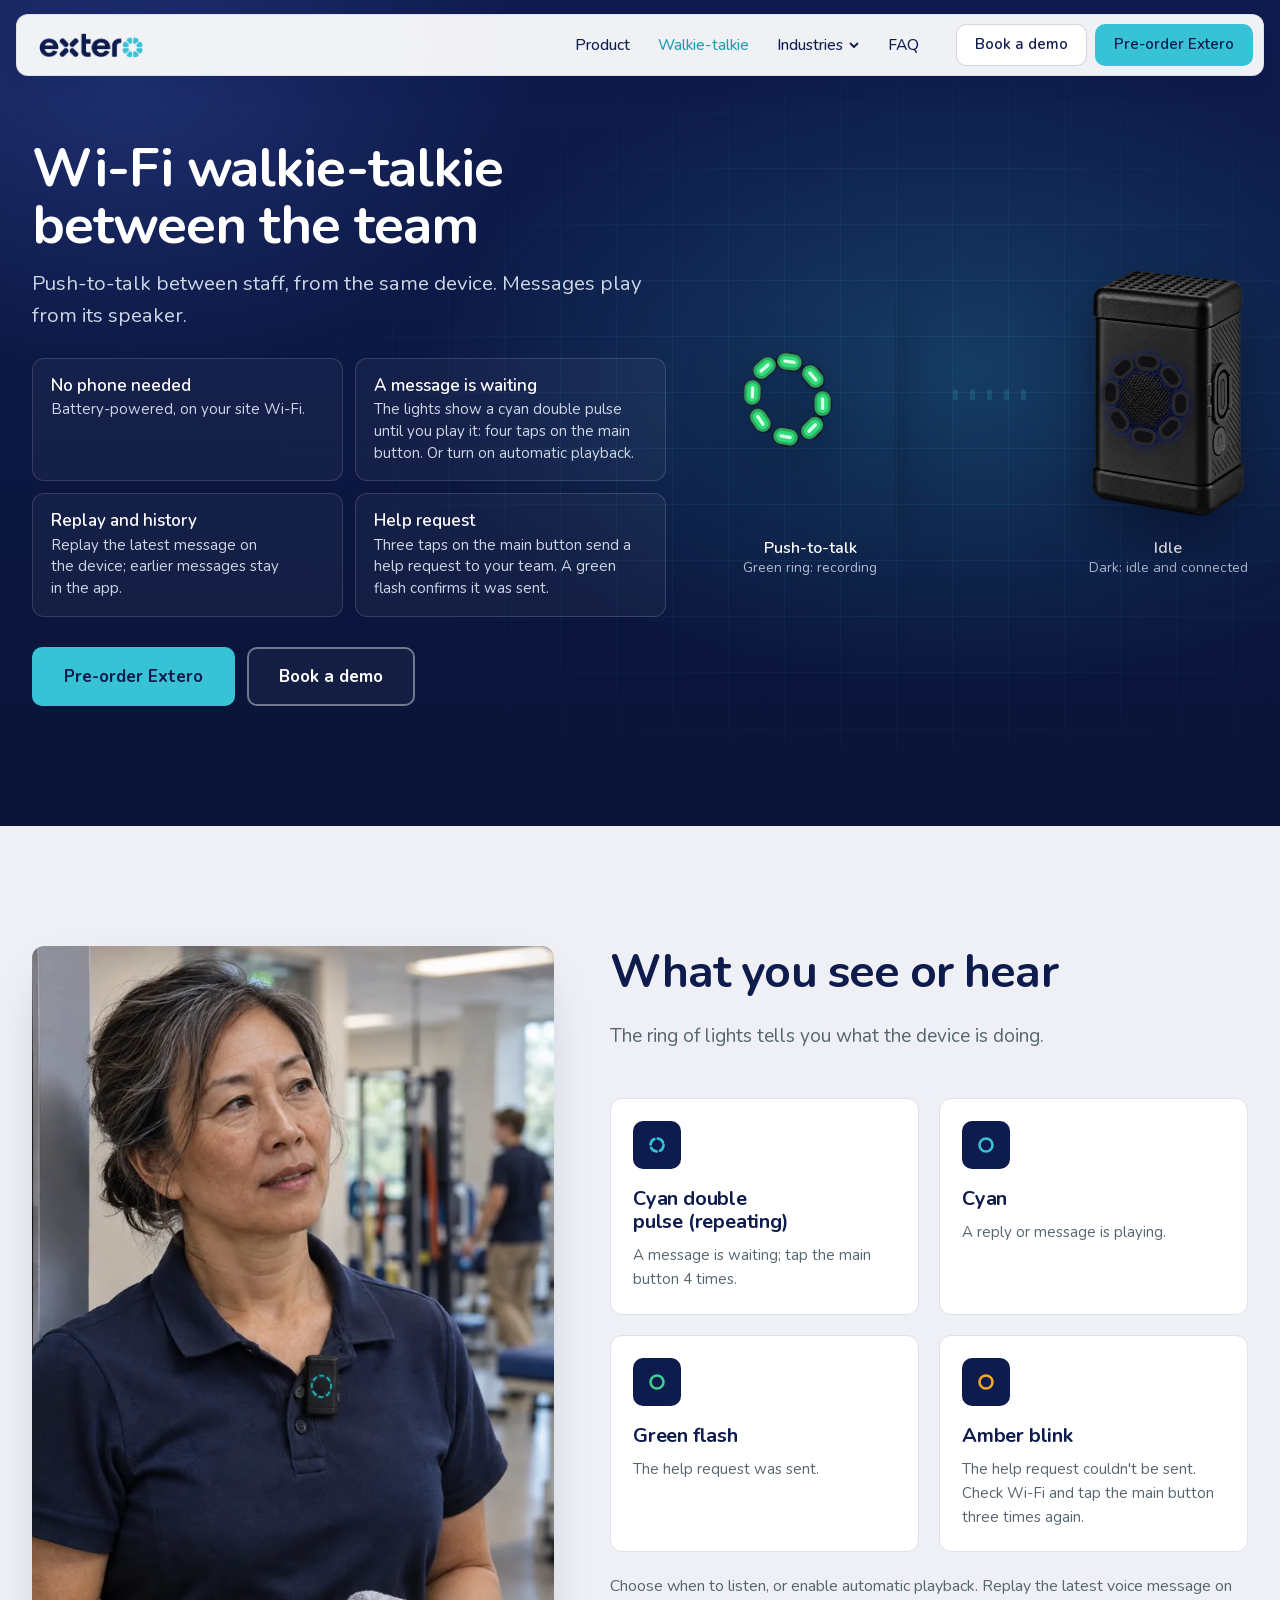
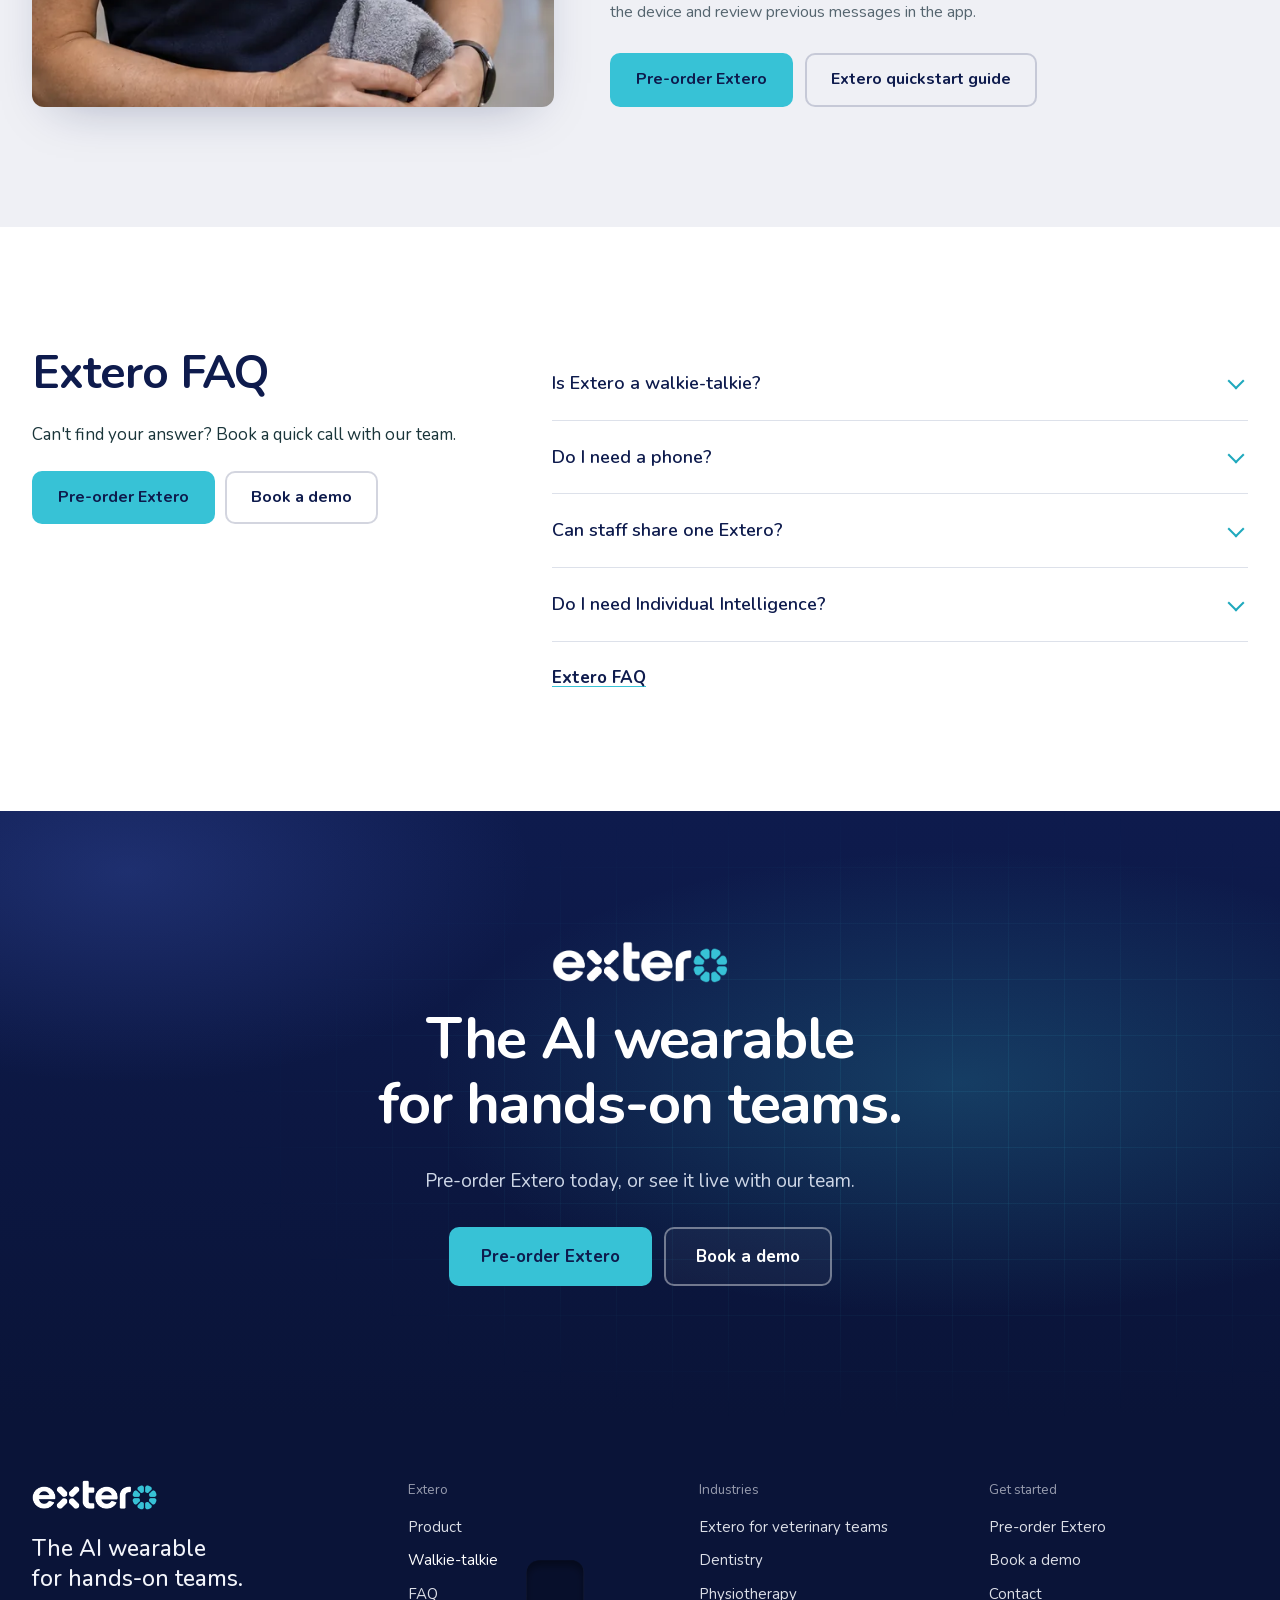
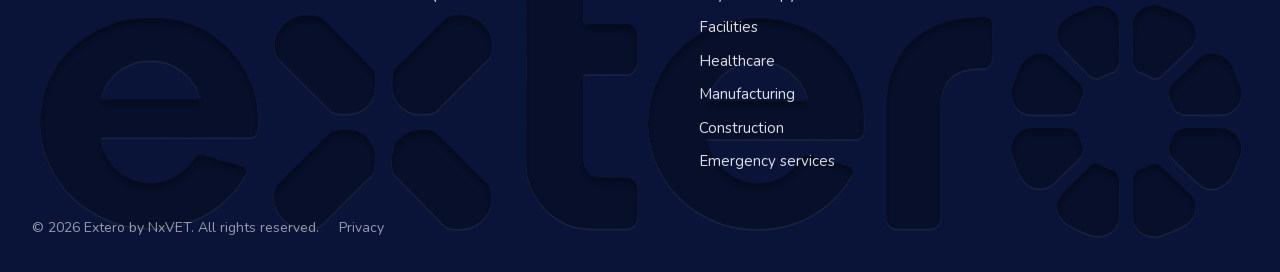
<file: walkie-talkie/index.html>
<!doctype html>
<html lang="en">
<head>
<meta charset="utf-8">
<meta name="viewport" content="width=device-width, initial-scale=1">
<meta name="robots" content="noindex, nofollow">
<title>Extero: Wi-Fi walkie-talkie between the team</title>
<meta name="description" content="Push-to-talk between staff, from the same device. Messages play from its speaker. No phone, no pairing: battery-powered, on your site Wi-Fi.">
<link rel="canonical" href="https://extero.ai/walkie-talkie/">
<meta name="theme-color" content="#0e1b4d">
<meta property="og:type" content="website">
<meta property="og:site_name" content="Extero">
<meta property="og:title" content="Extero: Wi-Fi walkie-talkie between the team">
<meta property="og:description" content="Push-to-talk between staff, from the same device. Messages play from its speaker. No phone, no pairing: battery-powered, on your site Wi-Fi.">
<meta property="og:url" content="https://extero.ai/walkie-talkie/">
<meta property="og:image" content="https://extero.ai/assets/img/og-extero.jpg">
<meta property="og:image:width" content="1200">
<meta property="og:image:height" content="630">
<meta property="og:image:alt" content="Extero worn by a dentist, a maintenance technician, a physiotherapist and a machinist">
<meta name="twitter:card" content="summary_large_image">
<meta name="twitter:title" content="Extero: Wi-Fi walkie-talkie between the team">
<meta name="twitter:description" content="Push-to-talk between staff, from the same device. Messages play from its speaker. No phone, no pairing: battery-powered, on your site Wi-Fi.">
<meta name="twitter:image" content="https://extero.ai/assets/img/og-extero.jpg">
<link rel="icon" href="/favicon.ico" sizes="48x48">
<link rel="icon" type="image/svg+xml" href="/assets/img/favicon.svg">
<link rel="apple-touch-icon" href="/assets/img/apple-touch-icon.png">
<link rel="manifest" href="/site.webmanifest">
<link rel="preload" href="/assets/fonts/nunito-latin.woff2" as="font" type="font/woff2" crossorigin>
<link rel="stylesheet" href="/assets/bundles/site-e1bb4ed191b1.css">







</head>
<!-- Generated by _tools/make-topic-pages.mjs from index.html (Walkie-talkie page). Do not edit: change index.html or that script and run it again. -->
<body data-demo-url="https://calendar.app.google/ThBtd39a37VWiKsW6">

<header class="hd" id="hd">
  <a class="hd-skip" href="#main">Skip to content</a>
  <div class="hd-bar">
    <a class="hd-logo" href="/" aria-label="Extero, home"><span class="xmark" aria-hidden="true"></span></a>
    <nav class="hd-nav" aria-label="Main">
      <a href="/products/extero/">Product</a>
      <a href="/walkie-talkie/" aria-current="page">Walkie-talkie</a>
      <div class="hd-dd">
        <button type="button" aria-expanded="false" aria-controls="hd-dd-ind">Industries<svg viewBox="0 0 12 12" aria-hidden="true"><path d="M2.5 4.5l3.5 3.5 3.5-3.5"/></svg></button>
        <div class="hd-dd-panel" id="hd-dd-ind">
          <div class="hd-dd-col">
            <p class="hd-dd-t">Clinics</p>
            <a class="hd-ind" href="https://nx.vet/" rel="noopener" data-nav-ind="veterinary" style="--i:0"><span class="hd-ind-img"><img src="/assets/img/nav-veterinary.webp" alt="" width="240" height="240" loading="lazy" decoding="async"></span><span class="hd-ind-txt"><strong>Veterinary<svg class="hd-ind-ext" viewBox="0 0 12 12" aria-hidden="true"><path d="M4 2.5h5.5V8M9.5 2.5L3 9"/></svg></strong><small>NxVET for veterinary clinics, on nx.vet</small></span></a>
            <a class="hd-ind" href="/dentistry/" data-nav-ind="dentistry" style="--i:1"><span class="hd-ind-img"><img src="/assets/img/nav-dentistry.webp" alt="" width="240" height="240" loading="lazy" decoding="async"></span><span class="hd-ind-txt"><strong>Dentistry</strong><small>Communication for the dental office</small></span></a>
            <a class="hd-ind" href="/physiotherapy/" data-nav-ind="physiotherapy" style="--i:2"><span class="hd-ind-img"><img src="/assets/img/nav-physiotherapy.webp" alt="" width="240" height="240" loading="lazy" decoding="async"></span><span class="hd-ind-txt"><strong>Physiotherapy</strong><small>An AI scribe for physical therapy</small></span></a>
            <a class="hd-ind" href="/healthcare/" data-nav-ind="healthcare" style="--i:3"><span class="hd-ind-img"><img src="/assets/img/nav-healthcare.webp" alt="" width="240" height="240" loading="lazy" decoding="async"></span><span class="hd-ind-txt"><strong>Healthcare</strong><small>Hands-free for nurses and care teams</small></span></a>
          </div>
          <div class="hd-dd-col">
            <p class="hd-dd-t">Field and floor teams</p>
            <a class="hd-ind" href="/facilities-maintenance/" data-nav-ind="facilities-maintenance" style="--i:4"><span class="hd-ind-img"><img src="/assets/img/nav-facilities-maintenance.webp" alt="" width="240" height="240" loading="lazy" decoding="async"></span><span class="hd-ind-txt"><strong>Facilities</strong><small>Two-way radios for maintenance teams</small></span></a>
            <a class="hd-ind" href="/manufacturing/" data-nav-ind="manufacturing" style="--i:5"><span class="hd-ind-img"><img src="/assets/img/nav-manufacturing.webp" alt="" width="240" height="240" loading="lazy" decoding="async"></span><span class="hd-ind-txt"><strong>Manufacturing</strong><small>Walkie-talkie for plants and warehouses</small></span></a>
            <a class="hd-ind" href="/construction/" data-nav-ind="construction" style="--i:6"><span class="hd-ind-img"><img src="/assets/img/nav-construction.webp" alt="" width="240" height="240" loading="lazy" decoding="async"></span><span class="hd-ind-txt"><strong>Construction</strong><small>Wi-Fi walkie-talkies for site offices</small></span></a>
            <a class="hd-ind" href="/emergency-services/" data-nav-ind="emergency-services" style="--i:7"><span class="hd-ind-img"><img src="/assets/img/nav-emergency-services.webp" alt="" width="240" height="240" loading="lazy" decoding="async"></span><span class="hd-ind-txt"><strong>Emergency services</strong><small>Voice notes for EMS and fire crews</small></span></a>
          </div>
          <p class="hd-dd-foot">Not sure Extero fits your team? <a href="https://calendar.app.google/ThBtd39a37VWiKsW6" data-demo>Book a demo<svg viewBox="0 0 12 12" aria-hidden="true"><path d="M2.5 6h7M6.5 3l3 3-3 3"/></svg></a></p>
        </div>
      </div>
      <a href="/faq/">FAQ</a>
    </nav>
    <details class="hd-menu">
      <summary aria-label="Menu"><span aria-hidden="true"></span></summary>
      <nav aria-label="Menu">
        <a href="/products/extero/">Product</a>
        <a href="/walkie-talkie/" aria-current="page">Walkie-talkie</a>
        <a href="/faq/">FAQ</a>
        <details class="hd-industry-list"><summary>Industries</summary><div class="hd-industry-links">
        <a class="hd-menu-ind" href="https://nx.vet/" rel="noopener" data-nav-ind="veterinary"><img src="/assets/img/nav-veterinary.webp" alt="" width="240" height="240" loading="lazy" decoding="async"><span>Veterinary<small>nx.vet</small></span></a>
        <a class="hd-menu-ind" href="/dentistry/" data-nav-ind="dentistry"><img src="/assets/img/nav-dentistry.webp" alt="" width="240" height="240" loading="lazy" decoding="async"><span>Dentistry</span></a>
        <a class="hd-menu-ind" href="/physiotherapy/" data-nav-ind="physiotherapy"><img src="/assets/img/nav-physiotherapy.webp" alt="" width="240" height="240" loading="lazy" decoding="async"><span>Physiotherapy</span></a>
        <a class="hd-menu-ind" href="/facilities-maintenance/" data-nav-ind="facilities-maintenance"><img src="/assets/img/nav-facilities-maintenance.webp" alt="" width="240" height="240" loading="lazy" decoding="async"><span>Facilities</span></a>
        <a class="hd-menu-ind" href="/healthcare/" data-nav-ind="healthcare"><img src="/assets/img/nav-healthcare.webp" alt="" width="240" height="240" loading="lazy" decoding="async"><span>Healthcare</span></a>
        <a class="hd-menu-ind" href="/manufacturing/" data-nav-ind="manufacturing"><img src="/assets/img/nav-manufacturing.webp" alt="" width="240" height="240" loading="lazy" decoding="async"><span>Manufacturing</span></a>
        <a class="hd-menu-ind" href="/construction/" data-nav-ind="construction"><img src="/assets/img/nav-construction.webp" alt="" width="240" height="240" loading="lazy" decoding="async"><span>Construction</span></a>
        <a class="hd-menu-ind" href="/emergency-services/" data-nav-ind="emergency-services"><img src="/assets/img/nav-emergency-services.webp" alt="" width="240" height="240" loading="lazy" decoding="async"><span>Emergency services</span></a>
        </div></details>
        <a class="hd-menu-cta" href="https://calendar.app.google/ThBtd39a37VWiKsW6" data-demo>Book a demo</a>
      </nav>
    </details>
    <div class="hd-ctas">
      <a class="hd-btn hd-btn-ghost" href="https://calendar.app.google/ThBtd39a37VWiKsW6" data-demo>Book a demo</a>
      <a class="hd-btn hd-btn-primary" href="/products/extero/">Pre-order<span class="hd-more">Extero</span></a>
    </div>
  </div>
</header>

<main id="main" tabindex="-1">
<div class="nxh-root nxx nxx-light nxx-pre xo" style="--nxx-device:url('/assets/theme/nx-extero-device-480.webp');--nxx-led-mask:url('/assets/theme/nx-extero-led-mask.png')">
<section class="xo-talk xo-topic-hero" id="top" aria-labelledby="xo-talk-title">
  <div class="nxh-hero-bg" aria-hidden="true"></div>
  <div class="nxh-wrap xo-talk-grid">
    <div class="xo-talk-copy">
      <h1 id="xo-talk-title" class="nxh-reveal">Wi-Fi walkie-talkie between the team</h1>
      <p class="nxh-lead nxh-reveal">Push-to-talk between staff, from the same device. Messages play from its speaker.</p>
      <ul class="xo-talk-list">
        <li class="nxh-reveal"><strong>No phone needed</strong>Battery-powered, on your site Wi-Fi.</li>
        <li class="nxh-reveal"><strong>A message is waiting</strong>The lights show a cyan double pulse until you play it: four taps on the main button. Or turn on automatic playback.</li>
        <li class="nxh-reveal"><strong>Replay and history</strong>Replay the latest message on the device; earlier messages stay in the app.</li>
        <li class="nxh-reveal"><strong>Help request</strong>Three taps on the main button send a help request to your team. A green flash confirms it was sent.</li>
</ul>
      <div class="nxh-hero-actions nxh-reveal">
        <a class="nxh-btn nxh-btn-primary nxh-btn-lg" href="/products/extero/">Pre-order Extero</a>
        <a class="nxh-btn nxh-btn-outline-light nxh-btn-lg" href="https://calendar.app.google/ThBtd39a37VWiKsW6" data-demo>Book a demo</a>
      </div>
    </div>
    <div class="xo-talk-stage nxh-reveal" data-phase="send" aria-hidden="true">
      <div class="xo-talk-unit"><div class="nxx-device xo-talk-dev" data-led="green"><img class="nxx-device-img" src="/assets/theme/nx-extero-device-480.webp" srcset="/assets/theme/nx-extero-device-320.webp 320w, /assets/theme/nx-extero-device-480.webp 480w" sizes="180px" width="760" height="1201" decoding="async" alt="An Extero with its ring of lights green: recording"><span class="nxx-led-base" aria-hidden="true"></span><svg class="nxx-leds" viewBox="0 0 760 1201" aria-hidden="true" focusable="false"><g class="nxx-unlit"><g transform="translate(282.6 450.3) rotate(8)"><rect class="s" x="-62" y="-42" width="124" height="84" rx="42"/><rect class="o" x="-45" y="-26" width="90" height="52" rx="26"/></g><g transform="translate(393.6 520.0) rotate(50)"><rect class="s" x="-62" y="-42" width="124" height="84" rx="42"/><rect class="o" x="-45" y="-26" width="90" height="52" rx="26"/></g><g transform="translate(439.7 648.7) rotate(-90)"><rect class="s" x="-62" y="-42" width="124" height="84" rx="42"/><rect class="o" x="-45" y="-26" width="90" height="52" rx="26"/></g><g transform="translate(390.1 765.0) rotate(-45)"><rect class="s" x="-62" y="-42" width="124" height="84" rx="42"/><rect class="o" x="-45" y="-26" width="90" height="52" rx="26"/></g><g transform="translate(263.8 806.2) rotate(10)"><rect class="s" x="-62" y="-42" width="124" height="84" rx="42"/><rect class="o" x="-45" y="-26" width="90" height="52" rx="26"/></g><g transform="translate(144.2 728.1) rotate(56)"><rect class="s" x="-62" y="-42" width="124" height="84" rx="42"/><rect class="o" x="-45" y="-26" width="90" height="52" rx="26"/></g><g transform="translate(106.7 596.4) rotate(-88)"><rect class="s" x="-62" y="-42" width="124" height="84" rx="42"/><rect class="o" x="-45" y="-26" width="90" height="52" rx="26"/></g><g transform="translate(164.1 479.3) rotate(-41)"><rect class="s" x="-62" y="-42" width="124" height="84" rx="42"/><rect class="o" x="-45" y="-26" width="90" height="52" rx="26"/></g></g><g class="nxx-pill" style="--i:0" transform="translate(282.6 450.3) rotate(8)"><rect class="h" x="-58" y="-38" width="116" height="76" rx="38"/><rect class="b" x="-45" y="-26" width="90" height="52" rx="26"/><rect class="k" x="-30" y="-8" width="60" height="16" rx="8"/></g><g class="nxx-pill" style="--i:1" transform="translate(393.6 520.0) rotate(50)"><rect class="h" x="-58" y="-38" width="116" height="76" rx="38"/><rect class="b" x="-45" y="-26" width="90" height="52" rx="26"/><rect class="k" x="-30" y="-8" width="60" height="16" rx="8"/></g><g class="nxx-pill" style="--i:2" transform="translate(439.7 648.7) rotate(-90)"><rect class="h" x="-58" y="-38" width="116" height="76" rx="38"/><rect class="b" x="-45" y="-26" width="90" height="52" rx="26"/><rect class="k" x="-30" y="-8" width="60" height="16" rx="8"/></g><g class="nxx-pill" style="--i:3" transform="translate(390.1 765.0) rotate(-45)"><rect class="h" x="-58" y="-38" width="116" height="76" rx="38"/><rect class="b" x="-45" y="-26" width="90" height="52" rx="26"/><rect class="k" x="-30" y="-8" width="60" height="16" rx="8"/></g><g class="nxx-pill" style="--i:4" transform="translate(263.8 806.2) rotate(10)"><rect class="h" x="-58" y="-38" width="116" height="76" rx="38"/><rect class="b" x="-45" y="-26" width="90" height="52" rx="26"/><rect class="k" x="-30" y="-8" width="60" height="16" rx="8"/></g><g class="nxx-pill" style="--i:5" transform="translate(144.2 728.1) rotate(56)"><rect class="h" x="-58" y="-38" width="116" height="76" rx="38"/><rect class="b" x="-45" y="-26" width="90" height="52" rx="26"/><rect class="k" x="-30" y="-8" width="60" height="16" rx="8"/></g><g class="nxx-pill" style="--i:6" transform="translate(106.7 596.4) rotate(-88)"><rect class="h" x="-58" y="-38" width="116" height="76" rx="38"/><rect class="b" x="-45" y="-26" width="90" height="52" rx="26"/><rect class="k" x="-30" y="-8" width="60" height="16" rx="8"/></g><g class="nxx-pill" style="--i:7" transform="translate(164.1 479.3) rotate(-41)"><rect class="h" x="-58" y="-38" width="116" height="76" rx="38"/><rect class="b" x="-45" y="-26" width="90" height="52" rx="26"/><rect class="k" x="-30" y="-8" width="60" height="16" rx="8"/></g></svg></div><p><b>Green ring</b>Recording</p></div>
      <div class="xo-talk-waves"><i></i><i></i><i></i><i></i><i></i></div>
      <div class="xo-talk-unit"><div class="nxx-device xo-talk-dev" data-led="off"><img class="nxx-device-img" src="/assets/theme/nx-extero-device-480.webp" srcset="/assets/theme/nx-extero-device-320.webp 320w, /assets/theme/nx-extero-device-480.webp 480w" sizes="180px" width="760" height="1201" decoding="async" alt="A second Extero with its ring of lights cyan: a message is playing"><span class="nxx-led-base" aria-hidden="true"></span><svg class="nxx-leds" viewBox="0 0 760 1201" aria-hidden="true" focusable="false"><g class="nxx-unlit"><g transform="translate(282.6 450.3) rotate(8)"><rect class="s" x="-62" y="-42" width="124" height="84" rx="42"/><rect class="o" x="-45" y="-26" width="90" height="52" rx="26"/></g><g transform="translate(393.6 520.0) rotate(50)"><rect class="s" x="-62" y="-42" width="124" height="84" rx="42"/><rect class="o" x="-45" y="-26" width="90" height="52" rx="26"/></g><g transform="translate(439.7 648.7) rotate(-90)"><rect class="s" x="-62" y="-42" width="124" height="84" rx="42"/><rect class="o" x="-45" y="-26" width="90" height="52" rx="26"/></g><g transform="translate(390.1 765.0) rotate(-45)"><rect class="s" x="-62" y="-42" width="124" height="84" rx="42"/><rect class="o" x="-45" y="-26" width="90" height="52" rx="26"/></g><g transform="translate(263.8 806.2) rotate(10)"><rect class="s" x="-62" y="-42" width="124" height="84" rx="42"/><rect class="o" x="-45" y="-26" width="90" height="52" rx="26"/></g><g transform="translate(144.2 728.1) rotate(56)"><rect class="s" x="-62" y="-42" width="124" height="84" rx="42"/><rect class="o" x="-45" y="-26" width="90" height="52" rx="26"/></g><g transform="translate(106.7 596.4) rotate(-88)"><rect class="s" x="-62" y="-42" width="124" height="84" rx="42"/><rect class="o" x="-45" y="-26" width="90" height="52" rx="26"/></g><g transform="translate(164.1 479.3) rotate(-41)"><rect class="s" x="-62" y="-42" width="124" height="84" rx="42"/><rect class="o" x="-45" y="-26" width="90" height="52" rx="26"/></g></g><g class="nxx-pill" style="--i:0" transform="translate(282.6 450.3) rotate(8)"><rect class="h" x="-58" y="-38" width="116" height="76" rx="38"/><rect class="b" x="-45" y="-26" width="90" height="52" rx="26"/><rect class="k" x="-30" y="-8" width="60" height="16" rx="8"/></g><g class="nxx-pill" style="--i:1" transform="translate(393.6 520.0) rotate(50)"><rect class="h" x="-58" y="-38" width="116" height="76" rx="38"/><rect class="b" x="-45" y="-26" width="90" height="52" rx="26"/><rect class="k" x="-30" y="-8" width="60" height="16" rx="8"/></g><g class="nxx-pill" style="--i:2" transform="translate(439.7 648.7) rotate(-90)"><rect class="h" x="-58" y="-38" width="116" height="76" rx="38"/><rect class="b" x="-45" y="-26" width="90" height="52" rx="26"/><rect class="k" x="-30" y="-8" width="60" height="16" rx="8"/></g><g class="nxx-pill" style="--i:3" transform="translate(390.1 765.0) rotate(-45)"><rect class="h" x="-58" y="-38" width="116" height="76" rx="38"/><rect class="b" x="-45" y="-26" width="90" height="52" rx="26"/><rect class="k" x="-30" y="-8" width="60" height="16" rx="8"/></g><g class="nxx-pill" style="--i:4" transform="translate(263.8 806.2) rotate(10)"><rect class="h" x="-58" y="-38" width="116" height="76" rx="38"/><rect class="b" x="-45" y="-26" width="90" height="52" rx="26"/><rect class="k" x="-30" y="-8" width="60" height="16" rx="8"/></g><g class="nxx-pill" style="--i:5" transform="translate(144.2 728.1) rotate(56)"><rect class="h" x="-58" y="-38" width="116" height="76" rx="38"/><rect class="b" x="-45" y="-26" width="90" height="52" rx="26"/><rect class="k" x="-30" y="-8" width="60" height="16" rx="8"/></g><g class="nxx-pill" style="--i:6" transform="translate(106.7 596.4) rotate(-88)"><rect class="h" x="-58" y="-38" width="116" height="76" rx="38"/><rect class="b" x="-45" y="-26" width="90" height="52" rx="26"/><rect class="k" x="-30" y="-8" width="60" height="16" rx="8"/></g><g class="nxx-pill" style="--i:7" transform="translate(164.1 479.3) rotate(-41)"><rect class="h" x="-58" y="-38" width="116" height="76" rx="38"/><rect class="b" x="-45" y="-26" width="90" height="52" rx="26"/><rect class="k" x="-30" y="-8" width="60" height="16" rx="8"/></g></svg></div><p><b>Cyan</b>A message is playing</p></div>
    </div>
  </div>
</section>

<!-- What the lights mean: lines of the quickstart guide on nx.vet, word for word -->
<section class="nxh-section nxx-floor xo-lights" id="lights">
  <div class="nxh-wrap nxx-floor-grid">
    <figure class="nxx-floor-photo nxh-reveal">
      <img src="/assets/img/talk-page.webp" width="720" height="900" loading="lazy" decoding="async" alt="A physiotherapist at the gym door listens to a voice message, Extero clipped to her polo shirt with its ring cyan">
    </figure>
    <div>
      <h2 class="nxh-reveal">What you see or hear</h2>
      <p class="nxh-reveal" style="color:var(--muted);font-size:19px">The ring of lights tells you what the device is doing.</p>
      <div class="nxh-benefit-grid">
        <article class="nxh-benefit nxh-reveal"><span class="nxh-ico"><svg viewBox="0 0 24 24"><circle cx="12" cy="12" r="6.5" style="stroke:#37c2d6" stroke-dasharray="6.8 3.4"/></svg></span><h3>Cyan double pulse (repeating)</h3><p>A message is waiting; tap the main button 4 times.</p></article>
        <article class="nxh-benefit nxh-reveal"><span class="nxh-ico"><svg viewBox="0 0 24 24"><circle cx="12" cy="12" r="6.5" style="stroke:#37c2d6"/></svg></span><h3>Cyan</h3><p>A reply or message is playing.</p></article>
        <article class="nxh-benefit nxh-reveal"><span class="nxh-ico"><svg viewBox="0 0 24 24"><circle cx="12" cy="12" r="6.5" style="stroke:#3ecf8e"/></svg></span><h3>Green flash</h3><p>The help request was sent.</p></article>
        <article class="nxh-benefit nxh-reveal"><span class="nxh-ico"><svg viewBox="0 0 24 24"><circle cx="12" cy="12" r="6.5" style="stroke:#f5a524"/></svg></span><h3>Amber blink</h3><p>The help request couldn't be sent. Check Wi-Fi and tap the main button three times again.</p></article>
      </div>
      <p class="xo-lights-note nxh-reveal">Choose when to listen, or enable automatic playback. Replay the latest voice message on the device and review previous messages in the app.</p>
      <div class="nxh-product-actions nxh-reveal" style="margin-top:28px"><a class="nxh-btn nxh-btn-primary" href="/products/extero/">Pre-order Extero</a><a class="nxh-btn nxh-btn-ghost" href="https://nx.vet/pages/helloextero" rel="noopener">Extero quickstart guide</a></div>
    </div>
  </div>
</section>

<section class="nxh-section nxh-faq xo-faq" id="faq" style="background:#fff">
  <div class="nxh-wrap nxh-faq-grid">
    <div class="nxh-faq-left">
      <div class="nxh-faq-aside">
        <h2>Extero FAQ</h2>
        <p>Can't find your answer? Book a quick call with our team.</p>
        <div class="nxh-faq-ctas">
          <a class="nxh-btn nxh-btn-primary" href="/products/extero/">Pre-order Extero</a>
          <a class="nxh-btn nxh-btn-ghost" href="https://calendar.app.google/ThBtd39a37VWiKsW6" data-demo>Book a demo</a>
        </div>
      </div>
    </div>
    <div class="nxh-faq-list nxh-reveal">
      <details><summary>Is Extero a walkie-talkie?</summary><p>Yes. Push-to-talk between staff, from the same device, on your site Wi-Fi. Messages play from its speaker, when you are ready or automatically, and you can replay the latest one.</p></details>
      <details><summary>Do I need a phone?</summary><p>No. You set Extero up once from the Extero app over Bluetooth. After that it works on your site Wi-Fi with no phone: recording, team messages and AI.</p></details>
      <details><summary>Can staff share one Extero?</summary><p>Yes. Each person checks in on the device, so you still know who said what. Most teams need one Extero for each person working that day, not one for every employee.</p></details>
      <details><summary>Do I need Individual Intelligence?</summary><p>Only for people who want Extero to write their records. Without it, Extero records hands-free into the software you already use and gives you WiFi Walkie-Talkies and 10 AI voice commands, reminders and timers a month. Individual Intelligence is per user: it adds AI records and unlimited AI voice commands, reminders and timers (fair use applies), and includes free AI records for support staff.</p></details>
      <p class="xo-faq-all"><a href="/faq/">Extero FAQ</a></p>
    </div>
  </div>
</section>

<section class="nxh-closing">
  <div class="nxh-hero-bg" aria-hidden="true"></div>
  <div class="nxh-wrap nxh-closing-inner nxh-reveal">
    <span class="nx-xmark nx-xmark-head" aria-hidden="true"></span>
    <h2>The AI wearable for hands-on teams.</h2>
    <p>Pre-order Extero today, or see it live with our team.</p>
    <div class="nxh-hero-actions nxh-center">
      <a class="nxh-btn nxh-btn-primary nxh-btn-lg" href="/products/extero/">Pre-order Extero</a>
      <a class="nxh-btn nxh-btn-outline-light nxh-btn-lg" href="https://calendar.app.google/ThBtd39a37VWiKsW6" data-demo>Book a demo</a>
    </div>
  </div>
</section>

</div>
</main>

<footer class="ft">
  <div class="ft-frame">
    <div class="ft-top">
      <div class="ft-id">
        <a class="ft-brand" href="/" aria-label="Extero, home"><span class="xmark" aria-hidden="true"></span></a>
        <p class="ft-tag">The AI wearable for hands-on teams.</p>
      </div>
      <nav class="ft-cols" aria-label="Footer">
        <div class="ft-col">
          <p class="ft-col-t">Extero</p>
          <ul>
            <li><a href="/products/extero/">Product</a></li>
            <li><a href="/walkie-talkie/" aria-current="page">Walkie-talkie</a></li>
            <li><a href="/faq/">FAQ</a></li>
          </ul>
        </div>
        <div class="ft-col">
          <p class="ft-col-t">Industries</p>
          <ul>
            <li><a href="https://nx.vet/" rel="noopener">Extero for veterinary teams</a></li>
            <li><a href="/dentistry/">Dentistry</a></li>
            <li><a href="/physiotherapy/">Physiotherapy</a></li>
            <li><a href="/facilities-maintenance/">Facilities</a></li>
            <li><a href="/healthcare/">Healthcare</a></li>
            <li><a href="/manufacturing/">Manufacturing</a></li>
            <li><a href="/construction/">Construction</a></li>
            <li><a href="/emergency-services/">Emergency services</a></li>
          </ul>
        </div>
        <div class="ft-col">
          <p class="ft-col-t">Get started</p>
          <ul>
            <li><a href="/products/extero/">Pre-order Extero</a></li>
            <li><a href="https://calendar.app.google/ThBtd39a37VWiKsW6" data-demo>Book a demo</a></li>
            <li><a href="/contact/">Contact</a></li>
          </ul>
        </div>
      </nav>
    </div>
    <p class="ft-bar"><span>&copy; 2026 Extero by NxVET. All rights reserved.</span><a href="https://nx.vet/policies/privacy-policy" rel="noopener">Privacy</a></p>
    <!-- The wordmark, sunk into the footer (Lucas, 2026-11-25, after lupapets.com: "the logo how it's engraved"): a darker fill,
         a shadow under the top edges and a thin light rim on the bottom edges, all from the filter below. No glow.
         It lies BEHIND the links, a little transparent (Lucas, same day: "the footer is too big in height ... the logo
         could be a little transparent and come behind the links"), so it is decoration: the home link is the regular
         logo above the tagline. -->
    <div class="ft-logo" aria-hidden="true">
      <svg viewBox="0 0 917 220" focusable="false">
        <defs>
          <filter id="ft-sunk" x="-2%" y="-6%" width="104%" height="112%" color-interpolation-filters="sRGB">
            <feFlood flood-color="#000" flood-opacity=".3" result="tint"/>
            <feComposite in="tint" in2="SourceAlpha" operator="in" result="base"/>
            <feComponentTransfer in="SourceAlpha" result="inv"><feFuncA type="table" tableValues="1 0"/></feComponentTransfer>
            <feOffset in="inv" dy="4" result="invDown"/>
            <feGaussianBlur in="invDown" stdDeviation="3.2" result="invDownBlur"/>
            <feFlood flood-color="#000" flood-opacity=".62"/>
            <feComposite in2="invDownBlur" operator="in"/>
            <feComposite in2="SourceAlpha" operator="in" result="shade"/>
            <feOffset in="inv" dy="-1" result="invUp"/>
            <feGaussianBlur in="invUp" stdDeviation=".55" result="invUpBlur"/>
            <feFlood flood-color="#fff" flood-opacity=".17"/>
            <feComposite in2="invUpBlur" operator="in"/>
            <feComposite in2="SourceAlpha" operator="in" result="rim"/>
            <feMerge><feMergeNode in="base"/><feMergeNode in="shade"/><feMergeNode in="rim"/></feMerge>
          </filter>
        </defs>
        <image href="/assets/img/extero-wordmark-xl.webp" width="917" height="220" filter="url(#ft-sunk)"/>
      </svg>
    </div>
  </div>
</footer>

<!-- BF:start (Black Friday offer: written by build.mjs from the theme's snippets/nx-bf-offer.liquid, switch BLACK_FRIDAY; do not edit between the markers) -->
<style>.nxbf{--navy:#0e1b4d;--navy-2:#0a1438;--cyan:#37c2d6;background:var(--navy);color:#fff;width:min(760px,100% - 32px);max-width:none;max-height:calc(100dvh - 32px);font-family:var(--font-body-family,Nunito),Arial,sans-serif;letter-spacing:0;border:0;border-radius:12px;margin:auto;padding:0;font-size:16px;line-height:1.5;overflow:hidden auto;box-shadow:0 30px 70px -20px #050a1eb3}.nxbf:not([open]){display:none}.nxbf:focus{outline:none}.nxbf *{box-sizing:border-box}.nxbf::backdrop{background:#0a1020a8}.nxbf[open]{animation:.28s cubic-bezier(.22,.8,.24,1) nxbf-in}@keyframes nxbf-in{0%{opacity:0;transform:translateY(12px)}to{opacity:1;transform:none}}.nxbf-card{grid-template-columns:minmax(0,5fr) minmax(0,7fr);display:grid;position:relative}.nxbf-photo{background:#e9ebf0;min-height:100%;margin:0}.nxbf-photo img{object-fit:cover;object-position:50% 50%;width:100%;height:100%;display:block}.nxbf-body{background:radial-gradient(120% 120% at 100% 0%,#1b2d6e 0%,var(--navy) 55%,var(--navy-2) 100%);flex-direction:column;justify-content:center;align-items:flex-start;gap:14px;padding:44px 40px 40px;display:flex}.nxbf-new{color:#fff;text-wrap:balance;align-items:center;gap:10px;margin:0 0 6px;padding-right:36px;font-size:15px;font-weight:700;line-height:1.35;display:flex}.nxbf-new b{background:var(--cyan);color:var(--navy);letter-spacing:.14em;text-transform:uppercase;border-radius:5px;flex:none;padding:3px 8px;font-size:11px;font-weight:800;line-height:1.5}.nxbf-tag{letter-spacing:.16em;text-transform:uppercase;color:var(--cyan);margin:0;font-size:12px;font-weight:800;line-height:1.5}.nxbf-title{letter-spacing:-.015em;color:#fff;text-wrap:balance;margin:0;font-family:inherit;font-size:34px;font-weight:800;line-height:1.1}.nxbf-text{color:#e6ebf5;text-wrap:pretty;margin:0;font-size:17px;line-height:1.5}.nxbf-what{color:#b9c3d9;text-wrap:pretty;margin:0;font-size:13px;line-height:1.5}.nxbf-cta{background:var(--cyan);min-height:50px;color:var(--navy);border-radius:10px;justify-content:center;align-items:center;margin-top:10px;padding:12px 28px;font-size:16px;font-weight:800;text-decoration:none;transition:background-color .2s;display:inline-flex}.nxbf-cta:hover{color:var(--navy);background:#5ccfe0}.nxbf-cta:focus-visible,.nxbf-close:focus-visible{outline-offset:2px;outline:3px solid #fff}.nxbf-close{color:#fff;width:40px;height:40px;font:inherit;cursor:pointer;background:#0a1438b8;border:0;border-radius:10px;place-items:center;padding:0;font-size:26px;line-height:1;display:grid;position:absolute;top:10px;right:10px}.nxbf-close:hover{background:#ffffff2e}.nxbf-snipe{--navy:#0e1b4d;--cyan:#37c2d6;z-index:2147482000;background:var(--navy);color:#fff;min-height:56px;font-family:var(--font-body-family,Nunito),Arial,sans-serif;letter-spacing:0;text-align:left;cursor:pointer;border:0;border-radius:10px;align-items:center;gap:14px;margin:0;padding:9px 14px 9px 16px;transition:background-color .2s;animation:.4s cubic-bezier(.22,.8,.24,1) .3s backwards nxbf-snipe-in;display:flex;position:fixed;bottom:20px;left:20px;box-shadow:0 14px 34px -12px #050a1e99}.nxbf-snipe[hidden]{display:none}.nxbf-snipe:hover{background:#1b2d6e}.nxbf-snipe:focus-visible{outline:3px solid var(--cyan);outline-offset:2px}.nxbf-snipe-txt{white-space:nowrap;flex-direction:column;display:flex}.nxbf-snipe-tag{letter-spacing:.14em;text-transform:uppercase;color:var(--cyan);font-size:11px;font-weight:800;line-height:1.5}.nxbf-snipe-val{color:#fff;font-size:17px;font-weight:800;line-height:1.25}.nxbf-snipe-go{background:var(--cyan);width:28px;height:28px;color:var(--navy);border-radius:8px;flex:none;place-items:center;display:grid}.nxbf-snipe-go svg{width:14px;height:14px;display:block}@keyframes nxbf-snipe-in{0%{opacity:0;transform:translateY(10px)}to{opacity:1;transform:none}}@media (width<=640px){.nxbf-snipe{gap:10px;padding:8px 10px 8px 12px;bottom:20px;left:12px}.nxbf-snipe-val{font-size:16px}.nxbf-new{font-size:14px}.nxbf{width:min(420px,100% - 32px)}.nxbf-card{grid-template-columns:minmax(0,1fr)}.nxbf-photo{height:150px;min-height:0}.nxbf-photo img{object-position:50% 46%}.nxbf-body{gap:10px;padding:24px 22px}.nxbf-title{font-size:27px}.nxbf-text{font-size:16px}.nxbf-cta{width:100%}}@media (prefers-reduced-motion:reduce){.nxbf[open],.nxbf-snipe{animation:none}.nxbf-cta,.nxbf-snipe{transition:none}}@media print{.nxbf-snipe{display:none}}</style>
<button type="button" class="nxbf-snipe" id="NxBfSnipe" aria-haspopup="dialog" aria-controls="NxBfOffer" data-bf-snipe>
  <span class="nxbf-snipe-txt"><span class="nxbf-snipe-tag">Black Friday offer</span><span class="nxbf-snipe-val">Save <span data-bf-save>$1,200</span></span></span>
  <span class="nxbf-snipe-go" aria-hidden="true"><svg viewBox="0 0 14 14" fill="none" stroke="currentColor" stroke-width="2.2" stroke-linecap="round" stroke-linejoin="round"><path d="M5 2.5 9.5 7 5 11.5"/></svg></span>
</button>
<dialog class="nxbf" id="NxBfOffer" aria-labelledby="NxBfTitle" aria-describedby="NxBfText" data-end="1796101200" tabindex="-1">
  <div class="nxbf-card">
    <button type="button" class="nxbf-close" data-bf-close aria-label="Close">&times;</button>
    <figure class="nxbf-photo"><img src="/assets/theme/nx-extero-device-700.jpg" alt="The Extero device with its ring of lights" width="662" height="713" loading="lazy" decoding="async"></figure>
    <div class="nxbf-body">
      <p class="nxbf-new"><b>New</b> <span>Extero, the AI wearable for hands-on teams</span></p>
      <p class="nxbf-tag">Black Friday</p>
      <h2 class="nxbf-title" id="NxBfTitle">First year of Team Intelligence free</h2>
      <p class="nxbf-text" id="NxBfText">Order Extero by Nov 30 and your team gets Team Intelligence free for the first year, a US$1,200 value.</p>
      <p class="nxbf-what">Team Intelligence: advanced AI reports, task tracker and community plugins, unlimited storage, Flowchart/Whiteboard and priority support.</p>
      <a class="nxbf-cta" href="/products/extero/" data-bf-go>Pre-order Extero</a>
    </div>
  </div>
</dialog>
<script>
  (() => {
    const dlg = document.getElementById('NxBfOffer'), snipe = document.getElementById('NxBfSnipe');
    if (!dlg || dlg.dataset.ready) return;
    dlg.dataset.ready = '1';
    const END = (+dlg.dataset.end || 0) * 1000, KEY = 'nxBf2026';
    if (Date.now() >= END || typeof dlg.showModal !== 'function' || /\/black-friday/i.test(location.pathname)) { dlg.remove(); if (snipe) snipe.remove(); return; }   // a cached page after the offer, or a browser without <dialog>: nothing
    const forced = /[?&]bf=1(&|$)/.test(location.search);   // review link
    const home = dlg.hasAttribute('data-home');   // the homepage: on every visit
    const seen = () => { try { return localStorage.getItem(KEY) === '1'; } catch (_) { return false; } };
    const remember = () => { try { localStorage.setItem(KEY, '1'); } catch (_) {} };
    const track = (event, p) => window.dispatchEvent(new CustomEvent('nxvet:analytics', { detail: Object.assign({ event, placement: 'bf_popup' }, p || {}) }));
    // A page in Canadian dollars keeps its currency on the way to the product page, and the snipe says the Canadian value
    if (/[?&]currency=cad(&|$)/i.test(location.search)) {
      dlg.querySelector('[data-bf-go]').href = '/products/extero/?currency=cad';
      if (snipe) snipe.querySelector('[data-bf-save]').textContent = 'CA$1,800';
    }
    // Not over another dialog (demo booking, photo viewer), the open chat, or someone typing: try again a little later
    const busy = () => {
      const a = document.activeElement, tag = a && a.tagName;
      return !!document.querySelector('dialog[open]') || !!document.querySelector('.nxc.nxc-open') || tag === 'INPUT' || tag === 'TEXTAREA' || tag === 'SELECT' || !!(a && a.isContentEditable) || document.visibilityState === 'hidden';
    };
    let tries = 0, how = 'dismiss';
    const show = (trigger) => {
      if (dlg.open || Date.now() >= END) return;
      how = 'dismiss';
      dlg.showModal();
      dlg.focus({ preventScroll: true });   // the pop-up itself takes focus (its title and text are read out); Tab goes to Close, then the button
      track('bf_popup_view', { trigger });
    };
    // By itself: only for a visitor who has not closed it yet (the homepage: every visit)
    const open = () => {
      if (dlg.open || Date.now() >= END || (seen() && !forced && !home)) return;
      if (busy()) { if (++tries < 20) setTimeout(open, 3000); return; }
      show(forced ? 'review' : 'scroll');
    };
    // The dismissal is saved at once (the dialog's own "close" event comes a moment later, too late if the visitor is already leaving)
    const shut = () => { remember(); dlg.close(); };
    dlg.querySelector('[data-bf-close]').addEventListener('click', shut);
    dlg.addEventListener('click', e => { if (e.target === dlg) shut(); });   // a click on the dimmed page
    dlg.addEventListener('cancel', remember);   // Escape
    dlg.querySelector('[data-bf-go]').addEventListener('click', () => { how = 'cta'; remember(); track('bf_popup_click'); });
    dlg.addEventListener('close', () => { remember(); if (how !== 'cta') track('bf_popup_dismiss'); });
    // The snipe: the visitor asks for the details, so it opens whatever was closed before
    if (snipe) snipe.addEventListener('click', () => { track('bf_snipe_click'); show('snipe'); });
    // After a little scrolling (60% of a screen), never on arrival: the first screen is read first
    let armed = false;
    const onScroll = () => {
      if (!armed || window.scrollY < window.innerHeight * 0.6) return;
      armed = false; window.removeEventListener('scroll', onScroll);
      open();
    };
    const arm = () => { if (armed) return; armed = true; tries = 0; window.addEventListener('scroll', onScroll, { passive: true }); onScroll(); };
    if (forced) open(); // Offer dialog opens only on an explicit request.
    // Back to the homepage with the browser's Back button (page restored from memory): a visit too
    // Returning to the page must not reopen a dismissed promotion.
  })();
</script>
<!-- BF:end -->

<script type="application/ld+json">{"@context":"https://schema.org","@type":"BreadcrumbList","itemListElement":[{"@type":"ListItem","position":1,"name":"Extero","item":"https://extero.ai/"},{"@type":"ListItem","position":2,"name":"Walkie-talkie","item":"https://extero.ai/walkie-talkie/"}]}</script>
<script src="/js/analytics.js?v=eebaf767" defer></script>
<script src="/js/site.js?v=86203d02" defer></script>
<script src="/assets/theme/nx-extero-home.js?v=ea100799" defer></script>
<script src="/js/widows.js?v=6cb4b8d7" defer></script>
</body>
</html>
</file>
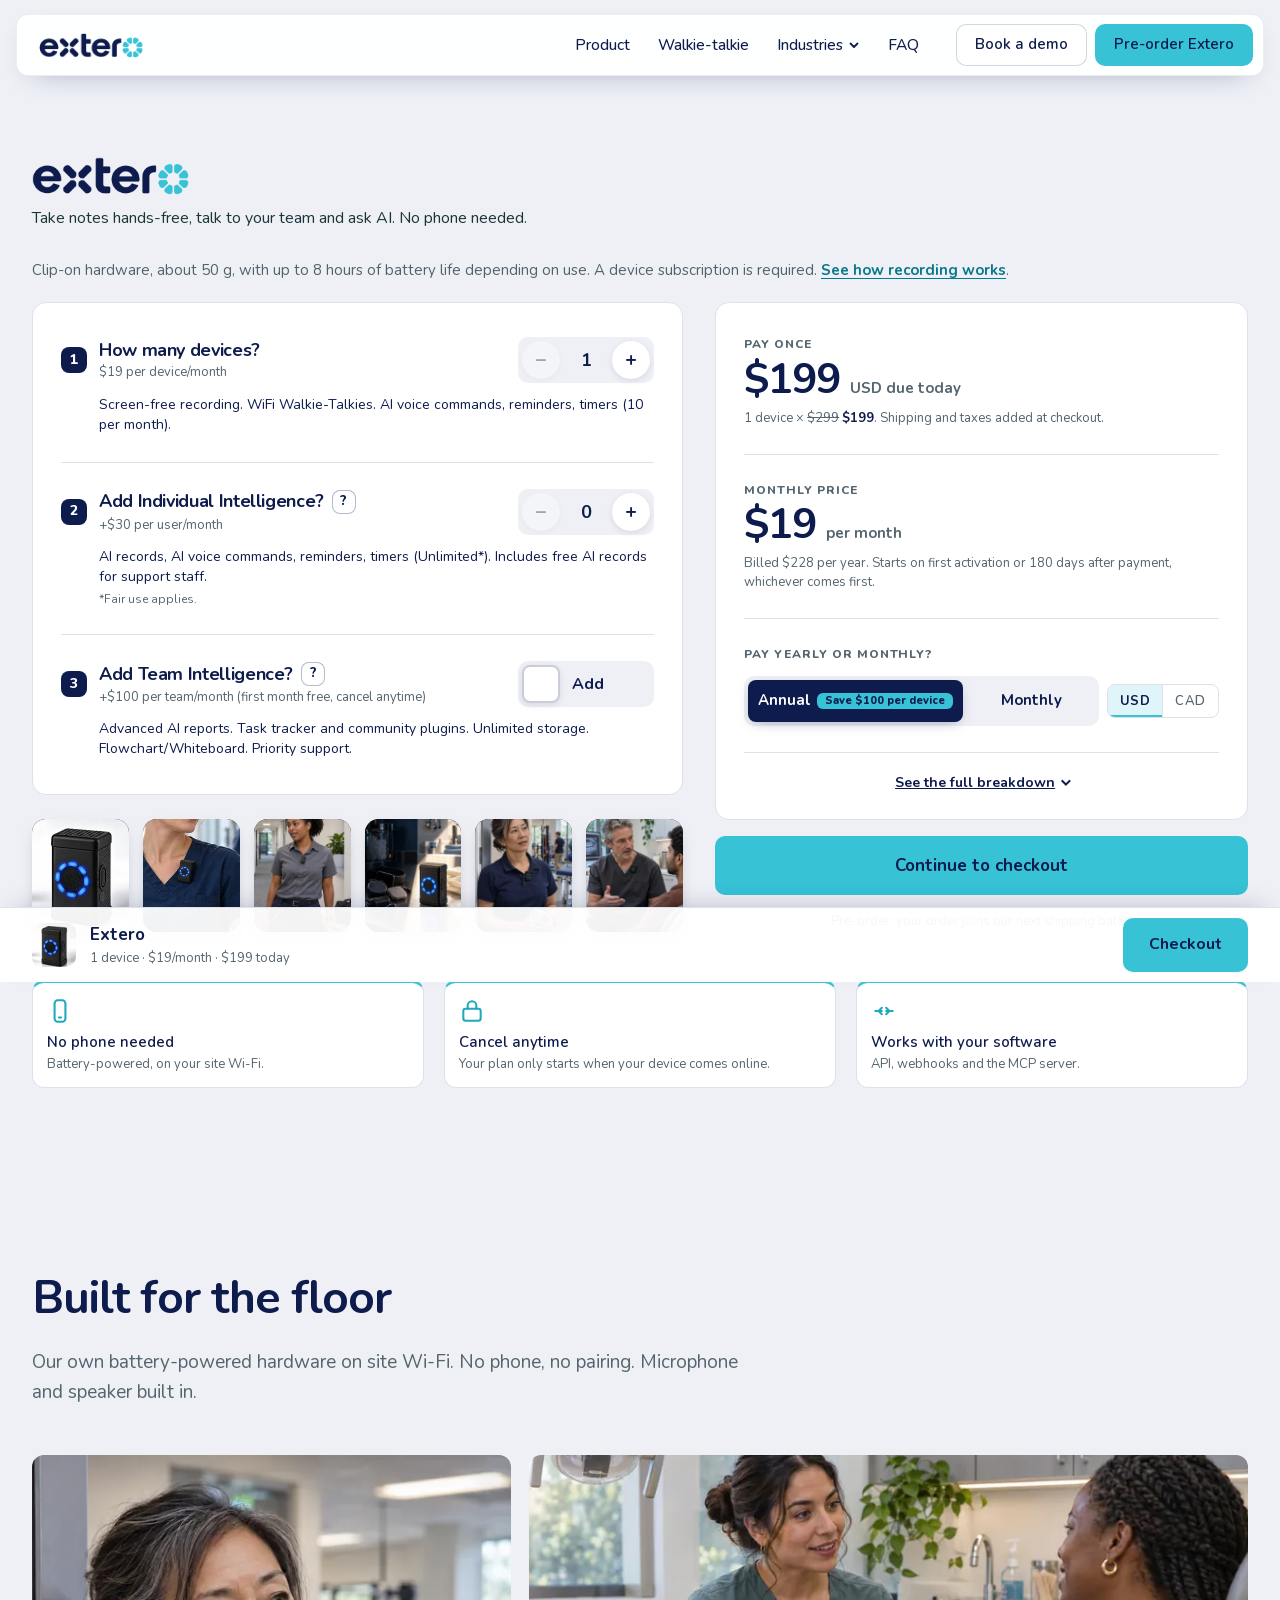
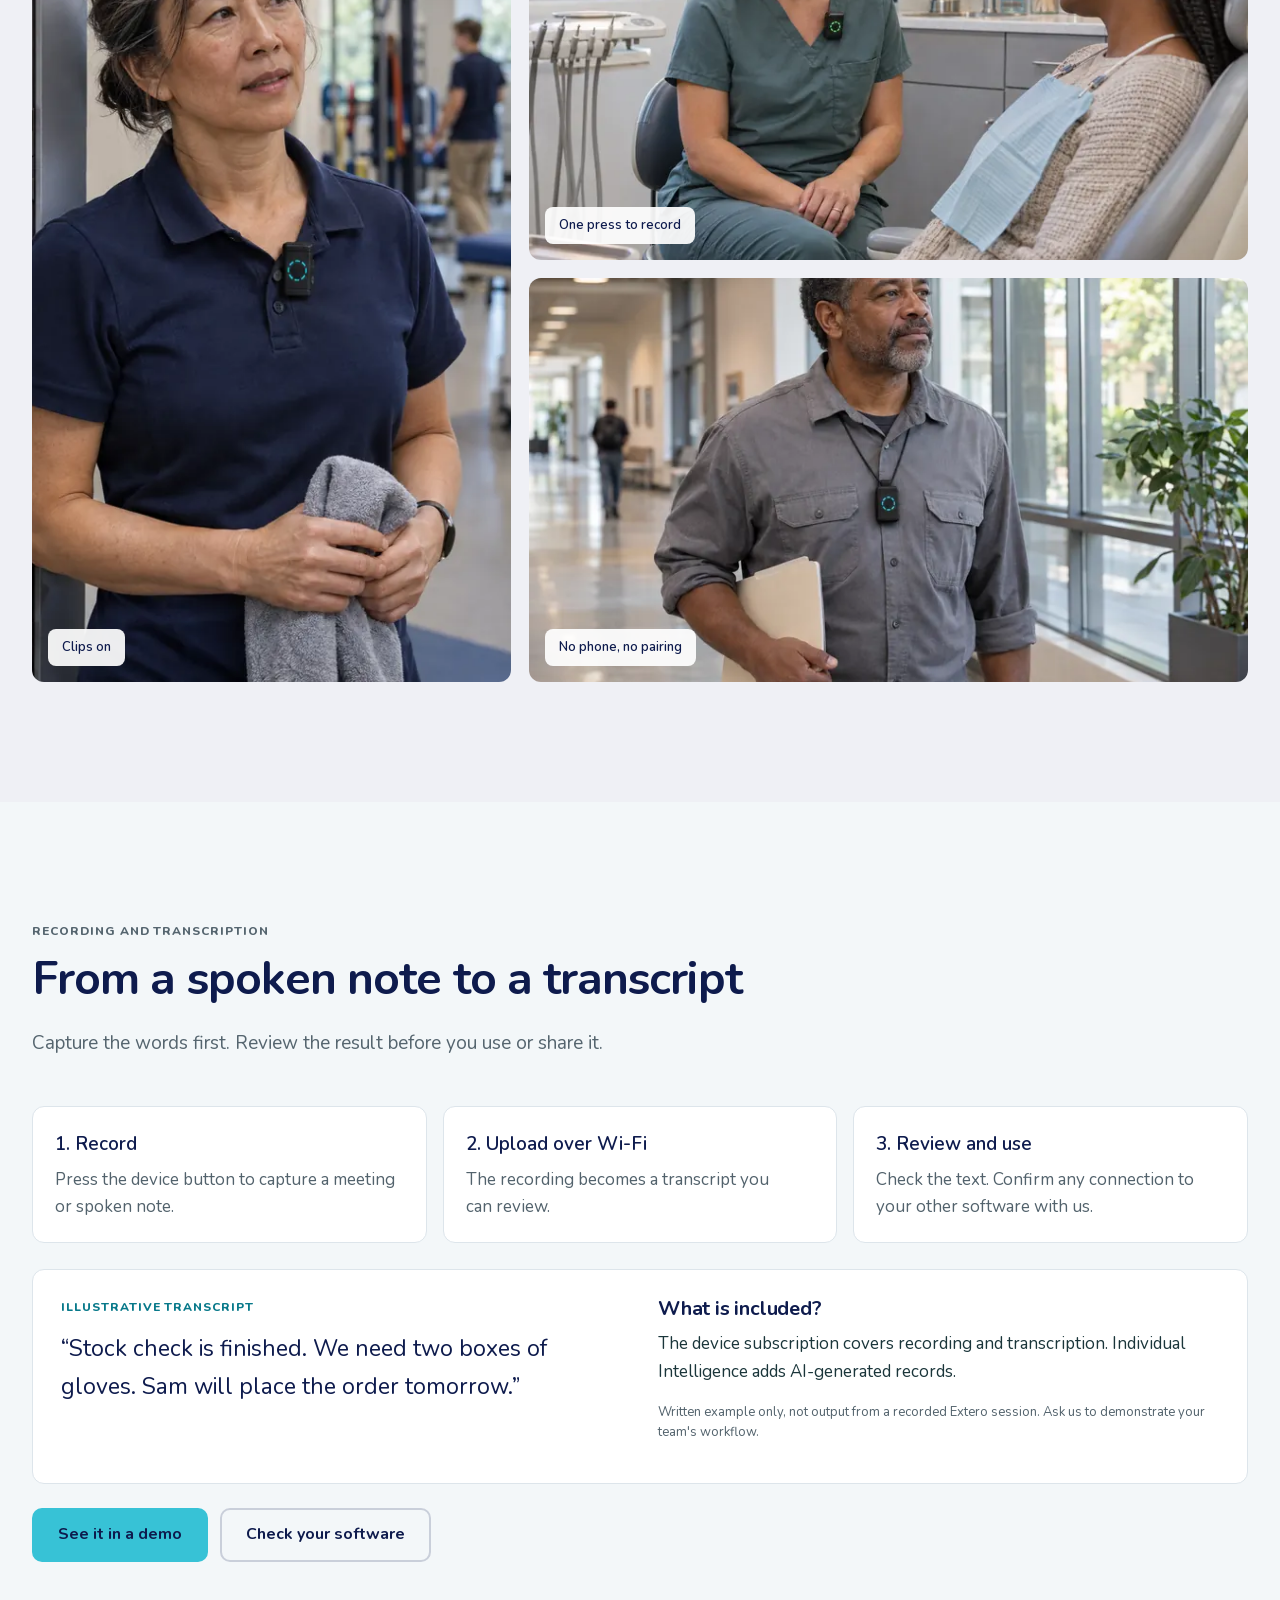
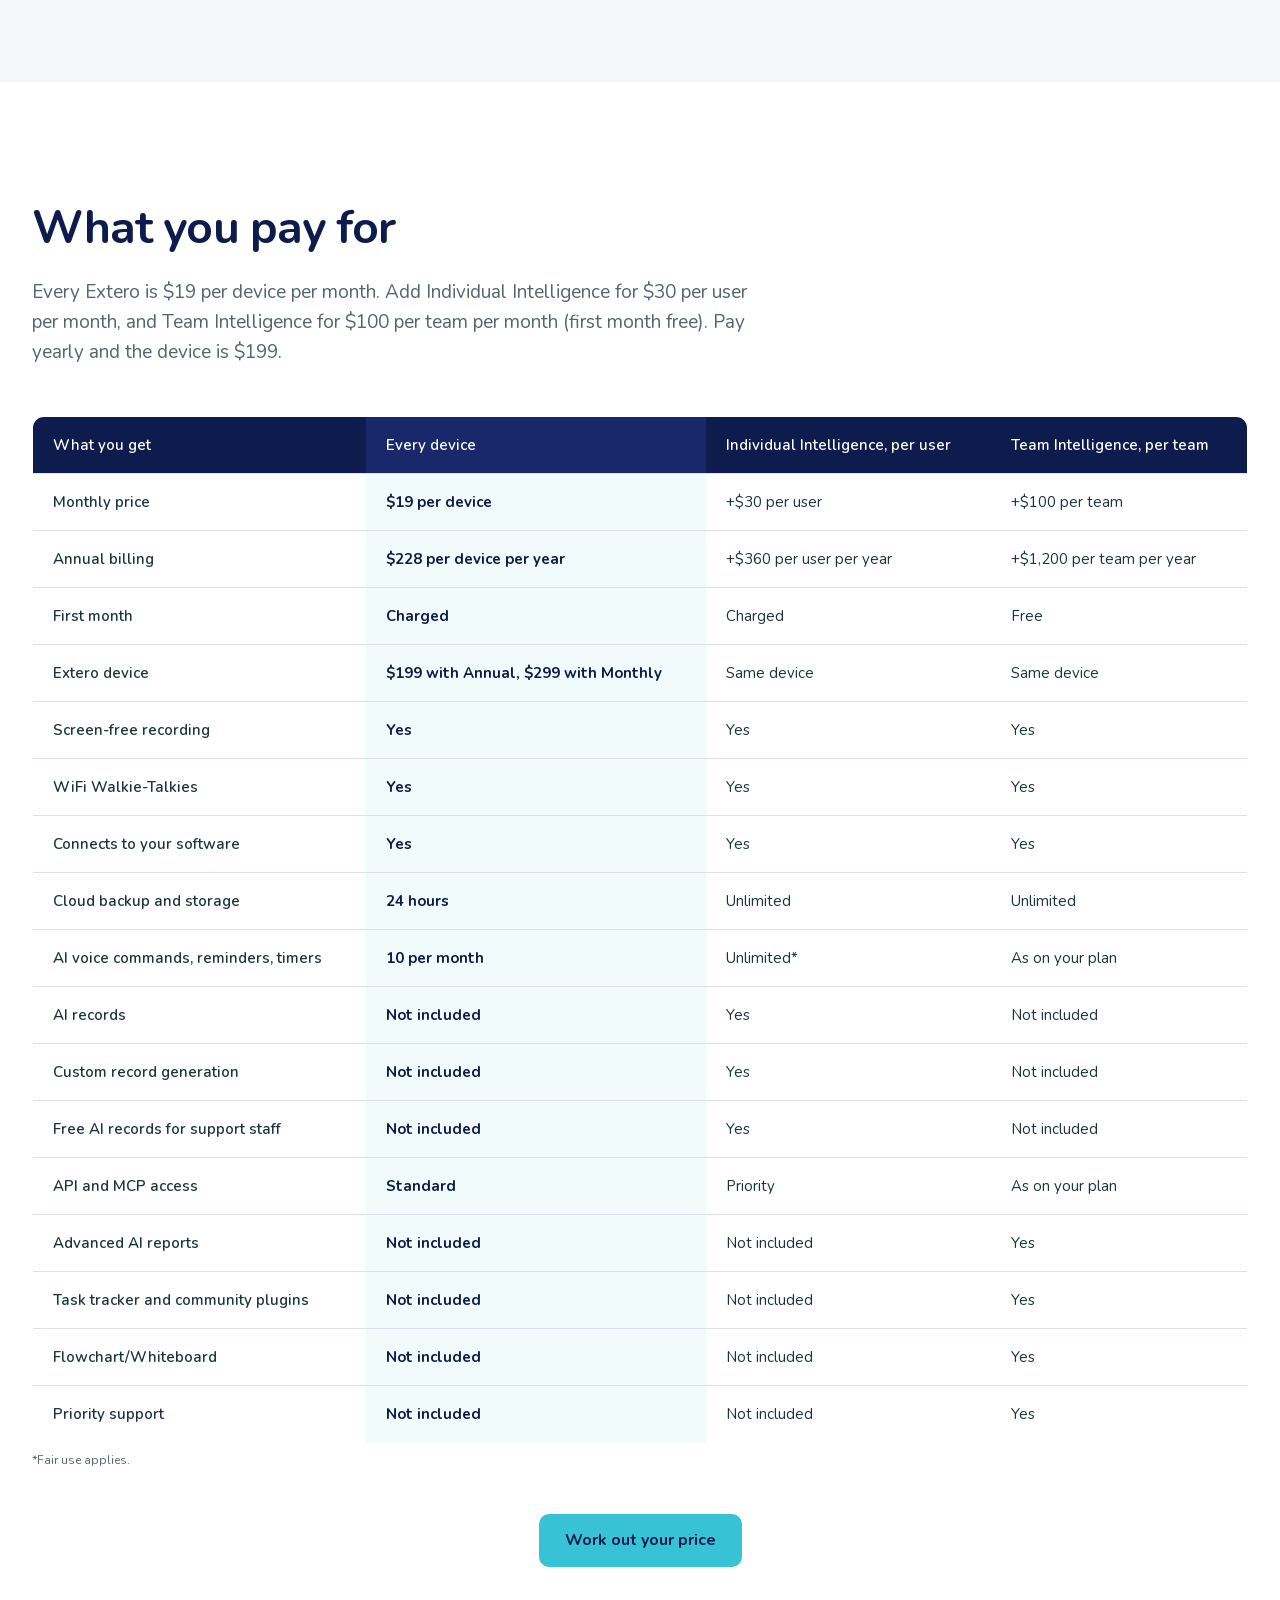
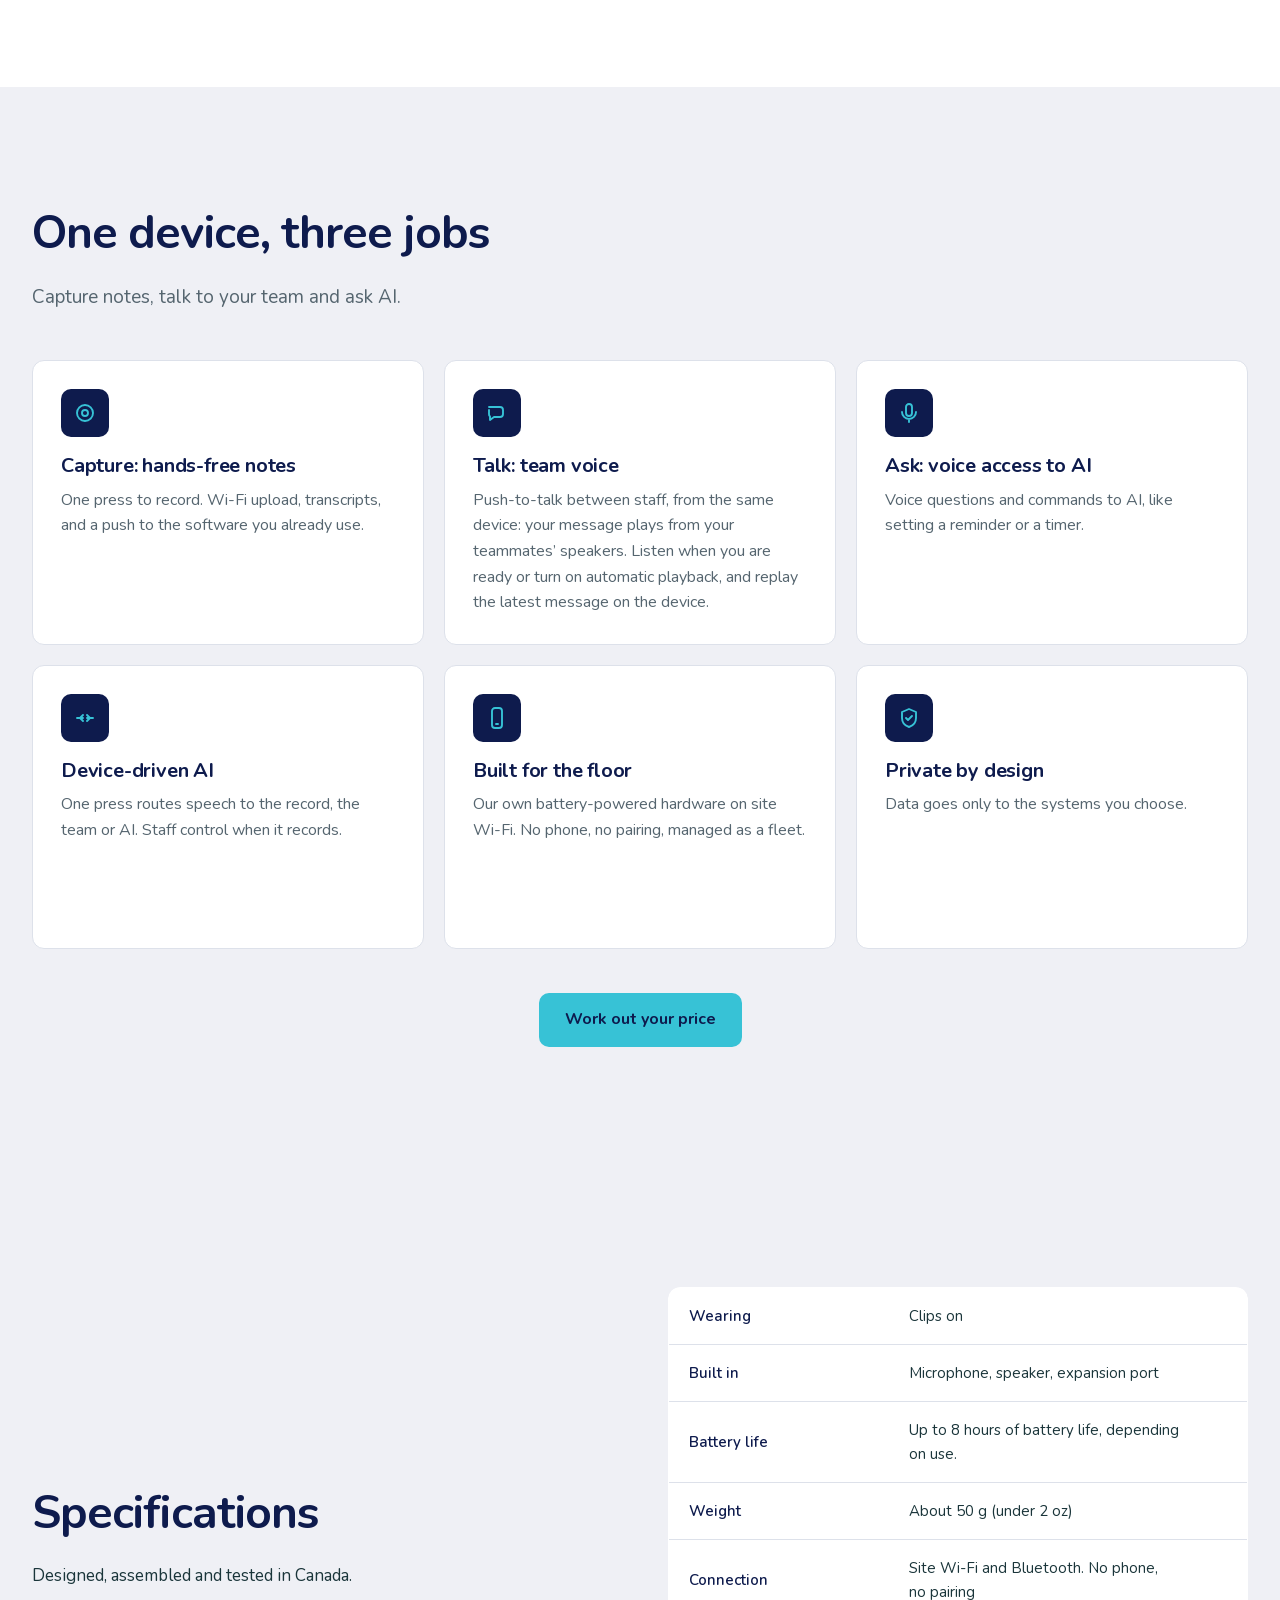
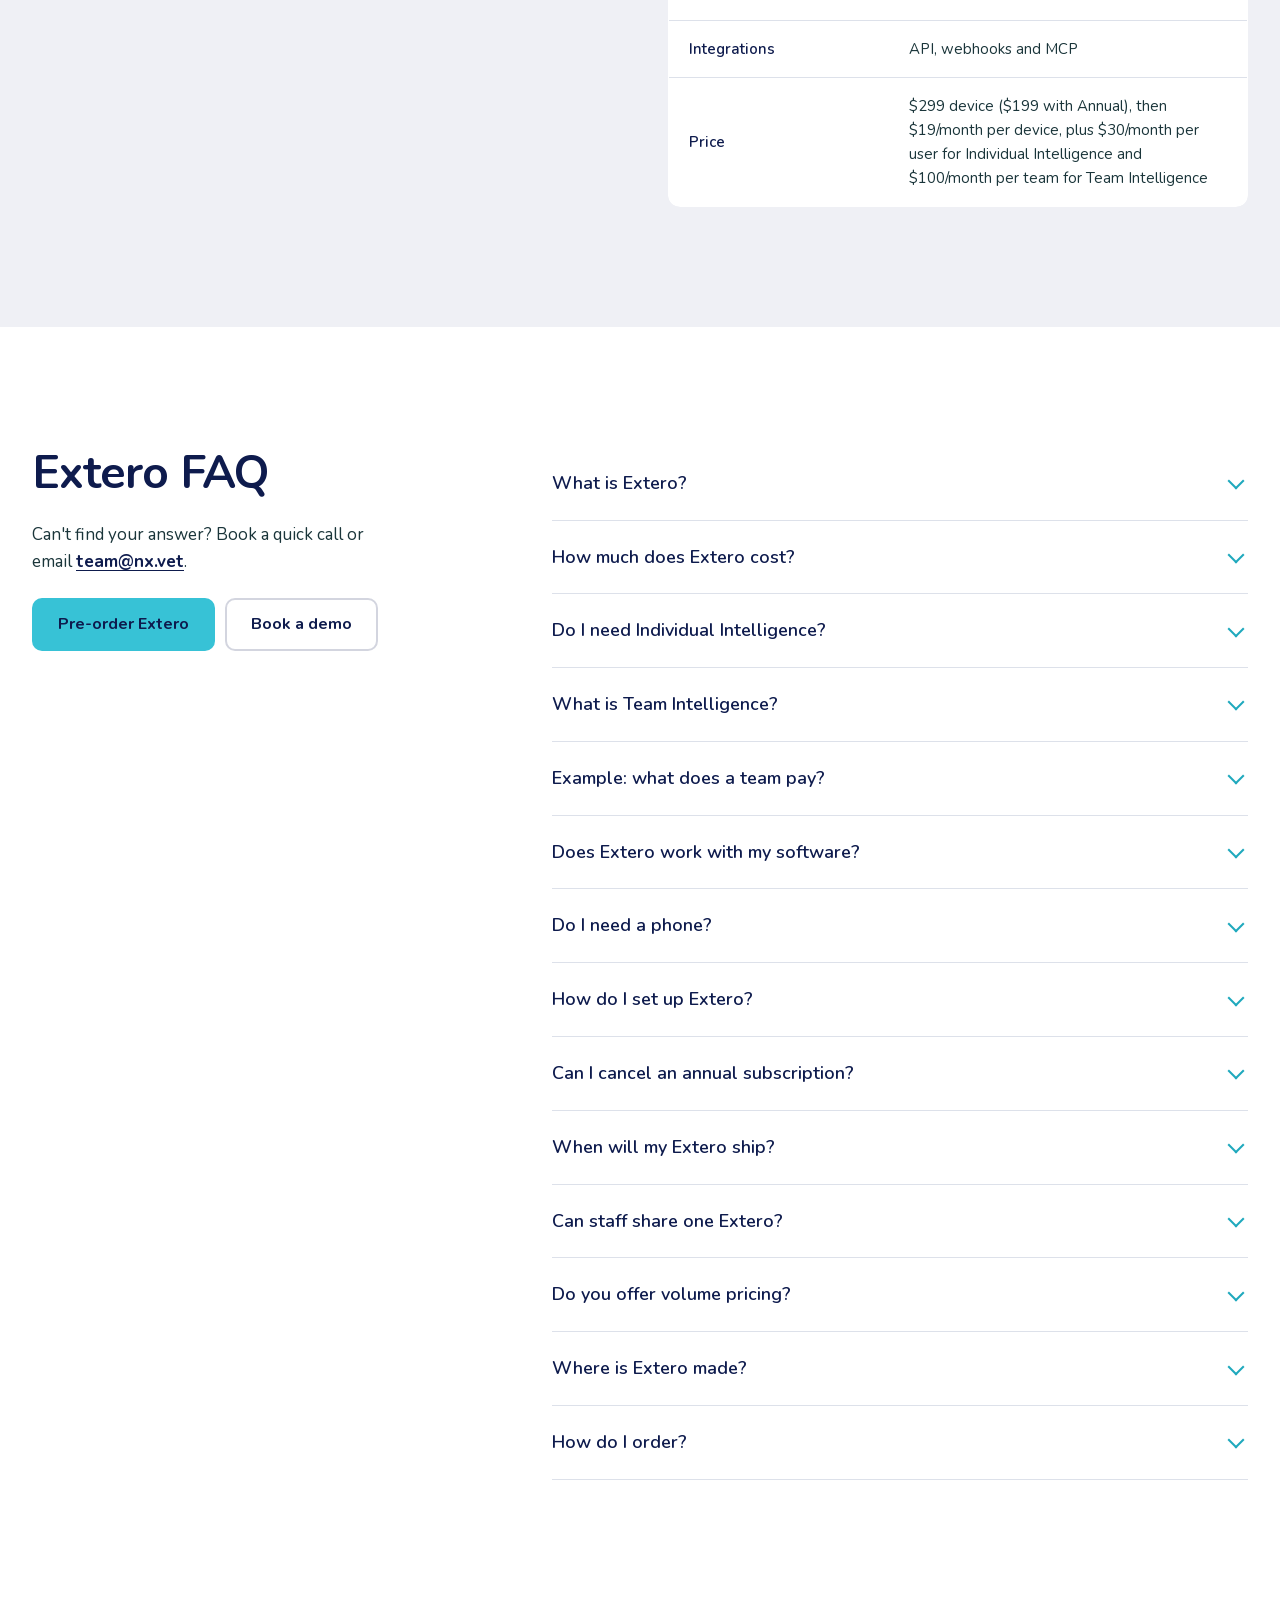
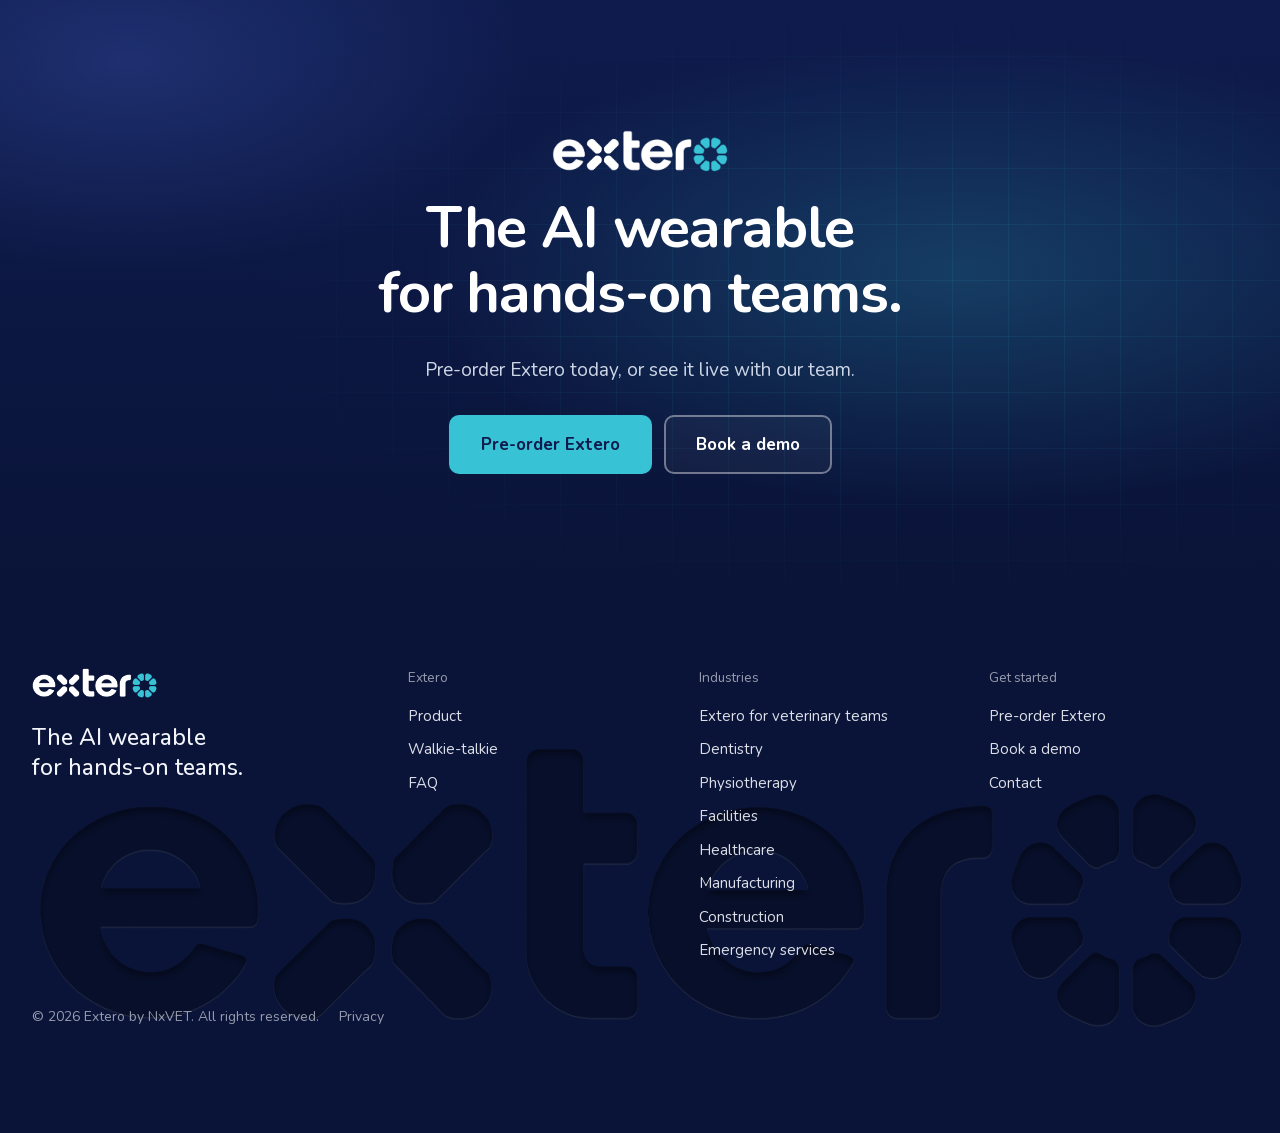
<file: products/extero/index.html>
<!doctype html>
<html lang="en">
<head>
<meta charset="utf-8">
<meta name="viewport" content="width=device-width, initial-scale=1">
<meta name="robots" content="noindex, nofollow">
<title>Pre-order Extero, the AI wearable for hands-on teams</title>
<meta name="description" content="Pre-order Extero, the AI wearable for hands-on teams. Take notes hands-free, talk to your team and ask AI. Billed yearly or monthly.">

<link rel="canonical" href="https://extero.ai/products/extero/">
<meta property="og:type" content="website">
<meta property="og:site_name" content="Extero">
<meta property="og:title" content="Pre-order Extero, the AI wearable for hands-on teams">
<meta property="og:description" content="Pre-order Extero, the AI wearable for hands-on teams. Take notes hands-free, talk to your team and ask AI. Billed yearly or monthly.">
<meta property="og:url" content="https://extero.ai/products/extero/">
<meta property="og:image" content="https://extero.ai/assets/img/og-extero.jpg">
<meta property="og:image:width" content="1200">
<meta property="og:image:height" content="630">
<meta name="twitter:card" content="summary_large_image">
<meta name="twitter:image" content="https://extero.ai/assets/img/og-extero.jpg">
<meta name="theme-color" content="#0e1b4d">
<link rel="icon" href="/favicon.ico" sizes="48x48">
<link rel="icon" type="image/svg+xml" href="/assets/img/favicon.svg">
<link rel="apple-touch-icon" href="/assets/img/apple-touch-icon.png">
<link rel="manifest" href="/site.webmanifest">
<link rel="preload" href="/assets/fonts/nunito-latin.woff2" as="font" type="font/woff2" crossorigin>
<link rel="stylesheet" href="/assets/bundles/site-e53f575c3782.css">






<script type="application/ld+json">{"@context":"https://schema.org","@type":"Product","@id":"https://extero.ai/products/extero/#product","name":"Extero","description":"Extero is the AI wearable for hands-on teams: hands-free notes, a Wi-Fi walkie-talkie with push-to-talk, and voice access to AI. No phone needed after a one-time setup. A device subscription is required.","image":["https://extero.ai/assets/theme/nx-extero-device-700.jpg","https://extero.ai/assets/img/photo-clip-1000.webp","https://extero.ai/assets/img/photo-record-1200.webp"],"brand":{"@type":"Brand","name":"Extero"},"url":"https://extero.ai/products/extero/","weight":{"@type":"QuantitativeValue","value":50,"unitCode":"GRM"},"additionalProperty":[{"@type":"PropertyValue","name":"Battery life","value":"Up to 8 hours of battery life, depending on use."}]}</script>
<script type="application/ld+json">{"@context":"https://schema.org","@type":"BreadcrumbList","itemListElement":[{"@type":"ListItem","position":1,"name":"Extero","item":"https://extero.ai/"},{"@type":"ListItem","position":2,"name":"Pre-order","item":"https://extero.ai/products/extero/"}]}</script>
</head>
<!-- Generated by build.mjs from the nx.vet theme (sections/nx-product-extero.liquid). Do not edit: change build.mjs or css/shop.css and run it again. -->
<body class="shop shop-product" data-demo-url="https://calendar.app.google/ThBtd39a37VWiKsW6">

<header class="hd" id="hd">
  <a class="hd-skip" href="#main">Skip to content</a>
  <div class="hd-bar">
    <a class="hd-logo" href="/" aria-label="Extero, home"><span class="xmark" aria-hidden="true"></span></a>
    <nav class="hd-nav" aria-label="Main">
      <a href="/products/extero/">Product</a>
      <a href="/walkie-talkie/">Walkie-talkie</a>
      <div class="hd-dd">
        <button type="button" aria-expanded="false" aria-controls="hd-dd-ind">Industries<svg viewBox="0 0 12 12" aria-hidden="true"><path d="M2.5 4.5l3.5 3.5 3.5-3.5"/></svg></button>
        <div class="hd-dd-panel" id="hd-dd-ind">
          <div class="hd-dd-col">
            <p class="hd-dd-t">Clinics</p>
            <a class="hd-ind" href="https://nx.vet/" rel="noopener" data-nav-ind="veterinary" style="--i:0"><span class="hd-ind-img"><img src="/assets/img/nav-veterinary.webp" alt="" width="240" height="240" loading="lazy" decoding="async"></span><span class="hd-ind-txt"><strong>Veterinary<svg class="hd-ind-ext" viewBox="0 0 12 12" aria-hidden="true"><path d="M4 2.5h5.5V8M9.5 2.5L3 9"/></svg></strong><small>NxVET for veterinary clinics, on nx.vet</small></span></a>
            <a class="hd-ind" href="/dentistry/" data-nav-ind="dentistry" style="--i:1"><span class="hd-ind-img"><img src="/assets/img/nav-dentistry.webp" alt="" width="240" height="240" loading="lazy" decoding="async"></span><span class="hd-ind-txt"><strong>Dentistry</strong><small>Communication for the dental office</small></span></a>
            <a class="hd-ind" href="/physiotherapy/" data-nav-ind="physiotherapy" style="--i:2"><span class="hd-ind-img"><img src="/assets/img/nav-physiotherapy.webp" alt="" width="240" height="240" loading="lazy" decoding="async"></span><span class="hd-ind-txt"><strong>Physiotherapy</strong><small>An AI scribe for physical therapy</small></span></a>
            <a class="hd-ind" href="/healthcare/" data-nav-ind="healthcare" style="--i:3"><span class="hd-ind-img"><img src="/assets/img/nav-healthcare.webp" alt="" width="240" height="240" loading="lazy" decoding="async"></span><span class="hd-ind-txt"><strong>Healthcare</strong><small>Hands-free for nurses and care teams</small></span></a>
          </div>
          <div class="hd-dd-col">
            <p class="hd-dd-t">Field and floor teams</p>
            <a class="hd-ind" href="/facilities-maintenance/" data-nav-ind="facilities-maintenance" style="--i:4"><span class="hd-ind-img"><img src="/assets/img/nav-facilities-maintenance.webp" alt="" width="240" height="240" loading="lazy" decoding="async"></span><span class="hd-ind-txt"><strong>Facilities</strong><small>Two-way radios for maintenance teams</small></span></a>
            <a class="hd-ind" href="/manufacturing/" data-nav-ind="manufacturing" style="--i:5"><span class="hd-ind-img"><img src="/assets/img/nav-manufacturing.webp" alt="" width="240" height="240" loading="lazy" decoding="async"></span><span class="hd-ind-txt"><strong>Manufacturing</strong><small>Walkie-talkie for plants and warehouses</small></span></a>
            <a class="hd-ind" href="/construction/" data-nav-ind="construction" style="--i:6"><span class="hd-ind-img"><img src="/assets/img/nav-construction.webp" alt="" width="240" height="240" loading="lazy" decoding="async"></span><span class="hd-ind-txt"><strong>Construction</strong><small>Wi-Fi walkie-talkies for site offices</small></span></a>
            <a class="hd-ind" href="/emergency-services/" data-nav-ind="emergency-services" style="--i:7"><span class="hd-ind-img"><img src="/assets/img/nav-emergency-services.webp" alt="" width="240" height="240" loading="lazy" decoding="async"></span><span class="hd-ind-txt"><strong>Emergency services</strong><small>Voice notes for EMS and fire crews</small></span></a>
          </div>
          <p class="hd-dd-foot">Not sure Extero fits your team? <a href="https://calendar.app.google/ThBtd39a37VWiKsW6" data-demo>Book a demo<svg viewBox="0 0 12 12" aria-hidden="true"><path d="M2.5 6h7M6.5 3l3 3-3 3"/></svg></a></p>
        </div>
      </div>
      <a href="/faq/">FAQ</a>
    </nav>
    <details class="hd-menu">
      <summary aria-label="Menu"><span aria-hidden="true"></span></summary>
      <nav aria-label="Menu">
        <a href="/products/extero/">Product</a>
        <a href="/walkie-talkie/">Walkie-talkie</a>
        <a href="/faq/">FAQ</a>
        <details class="hd-industry-list"><summary>Industries</summary><div class="hd-industry-links">
        <a class="hd-menu-ind" href="https://nx.vet/" rel="noopener" data-nav-ind="veterinary"><img src="/assets/img/nav-veterinary.webp" alt="" width="240" height="240" loading="lazy" decoding="async"><span>Veterinary<small>nx.vet</small></span></a>
        <a class="hd-menu-ind" href="/dentistry/" data-nav-ind="dentistry"><img src="/assets/img/nav-dentistry.webp" alt="" width="240" height="240" loading="lazy" decoding="async"><span>Dentistry</span></a>
        <a class="hd-menu-ind" href="/physiotherapy/" data-nav-ind="physiotherapy"><img src="/assets/img/nav-physiotherapy.webp" alt="" width="240" height="240" loading="lazy" decoding="async"><span>Physiotherapy</span></a>
        <a class="hd-menu-ind" href="/facilities-maintenance/" data-nav-ind="facilities-maintenance"><img src="/assets/img/nav-facilities-maintenance.webp" alt="" width="240" height="240" loading="lazy" decoding="async"><span>Facilities</span></a>
        <a class="hd-menu-ind" href="/healthcare/" data-nav-ind="healthcare"><img src="/assets/img/nav-healthcare.webp" alt="" width="240" height="240" loading="lazy" decoding="async"><span>Healthcare</span></a>
        <a class="hd-menu-ind" href="/manufacturing/" data-nav-ind="manufacturing"><img src="/assets/img/nav-manufacturing.webp" alt="" width="240" height="240" loading="lazy" decoding="async"><span>Manufacturing</span></a>
        <a class="hd-menu-ind" href="/construction/" data-nav-ind="construction"><img src="/assets/img/nav-construction.webp" alt="" width="240" height="240" loading="lazy" decoding="async"><span>Construction</span></a>
        <a class="hd-menu-ind" href="/emergency-services/" data-nav-ind="emergency-services"><img src="/assets/img/nav-emergency-services.webp" alt="" width="240" height="240" loading="lazy" decoding="async"><span>Emergency services</span></a>
        </div></details>
        <a class="hd-menu-cta" href="https://calendar.app.google/ThBtd39a37VWiKsW6" data-demo>Book a demo</a>
      </nav>
    </details>
    <div class="hd-ctas">
      <a class="hd-btn hd-btn-ghost" href="https://calendar.app.google/ThBtd39a37VWiKsW6" data-demo>Book a demo</a>
      <a class="hd-btn hd-btn-primary" href="/products/extero/">Pre-order<span class="hd-more">Extero</span></a>
    </div>
  </div>
</header>

<main id="main" tabindex="-1">
<style>.nxh-extero [hidden]{display:none!important}.nxh-extero .nxh-gallery-main{background:#101418;padding:0;overflow:hidden}.nxh-extero .nxh-gallery-main img{object-fit:cover;mix-blend-mode:normal;transition:opacity .25s}.nxh-extero .nxh-thumb{padding:0}.nxh-extero .nxh-thumb img{object-fit:cover;border-radius:14px}.nxh-extero .nxh-shot:not(.nxh-shot--tall){aspect-ratio:16/9}.nxh-extero .nxh-shot img{object-position:var(--pos,50% 50%);position:absolute;inset:0}@media (width<=1000px){.nxh-extero .nxh-shot--tall{aspect-ratio:4/5}}.nxh-extero .nxh-buybar img{object-fit:cover}@media (width<=640px){.nxh-extero .nxh-buybar-text [data-bar-summary]{flex-wrap:wrap;min-width:0;display:flex;overflow:visible}.nxh-extero .nxh-buybar-text [data-bar-what]{text-overflow:ellipsis;flex:0 0 100%;min-width:0;overflow:hidden}.nxh-extero .nxh-buybar-text [data-bar-sep]{font-size:0}.nxh-extero .nxh-buybar-text [data-bar-price]{color:var(--navy);flex:none;font-weight:700}.nxh-extero .nxh-buybar-text [data-bar-due]{text-overflow:ellipsis;white-space:pre;flex:1 1 0;min-width:0;overflow:hidden}}@media (width<=400px){.nxh-extero .nxh-buybar img{display:none}}@media (width<=340px){.nxh-extero .nxh-buybar-inner{gap:8px}.nxh-extero .nxh-buybar .nxh-btn{padding-left:12px;padding-right:12px}}.nxh-extero .nxh-bill{background:var(--bg);border-radius:999px;grid-template-columns:1fr 1fr;gap:4px;margin:0 0 12px;padding:4px;display:grid}.nxh-extero .nxh-bill label{cursor:pointer;position:relative}.nxh-extero .nxh-bill input{opacity:0;cursor:pointer;position:absolute;inset:0}.nxh-extero .nxh-bill span{min-height:42px;color:var(--navy);text-align:center;border-radius:999px;justify-content:center;align-items:center;gap:6px;padding:6px 10px;font-size:15px;font-weight:700;line-height:1.15;display:flex}.nxh-extero .nxh-bill em{color:var(--navy);white-space:nowrap;background:#37c2d638;border-radius:999px;padding:2px 8px;font-size:11px;font-style:normal;font-weight:800}.nxh-extero .nxh-bill input:checked+span{background:var(--navy);color:#fff;box-shadow:0 4px 14px -6px #0e1b4d80}.nxh-extero .nxh-bill input:checked+span em{background:var(--cyan);color:var(--navy)}.nxh-extero .nxh-bill input:focus-visible+span{outline:2px solid var(--cyan);outline-offset:2px}.nxh-extero .nxh-bill input:disabled+span{opacity:.45;cursor:not-allowed}.nxh-extero .nxh-footnote{color:var(--muted);margin:8px 0 0;font-size:12px}.nxh-extero .nxh-currency{color:var(--navy);background:#37c2d61f;border-radius:12px;margin:0 0 12px;padding:10px 14px;font-size:14px;font-weight:700}.nxh-extero .nxh-currency a{color:var(--navy);font-weight:800;text-decoration:underline}.nxh-extero .nxh-cur{background:var(--bg,#eff0f5);border-radius:12px;grid-template-columns:1fr 1fr;gap:4px;padding:4px;display:grid}.nxh-extero .nxh-cur label{cursor:pointer;position:relative}.nxh-extero .nxh-cur input{opacity:0;cursor:pointer;position:absolute;inset:0}.nxh-extero .nxh-cur span{min-height:42px;color:var(--navy);border-radius:8px;justify-content:center;align-items:center;padding:6px 14px;font-size:15px;font-weight:700;display:flex}.nxh-extero .nxh-cur input:checked+span{background:var(--navy);color:#fff;box-shadow:0 4px 14px -6px #0e1b4d80}.nxh-extero .nxh-cur input:focus-visible+span{outline:2px solid var(--cyan);outline-offset:2px}.nxh-extero .nxh-toggles{flex-wrap:wrap;gap:8px;margin:0 0 12px;display:flex}.nxh-extero .nxh-toggles .nxh-bill{flex:3 280px;margin:0}.nxh-extero .nxh-toggles .nxh-cur{flex:1 0 132px}.nxh-extero .nxh-due small{color:var(--muted);margin-left:4px;font-size:13px;font-weight:700}.nxh-extero .nxh-addon-pick{border:0;gap:8px;margin:0;padding:0;display:grid}.nxh-extero .nxh-addon-pick legend{letter-spacing:.04em;text-transform:uppercase;color:var(--muted);margin:0 0 6px;padding:0;font-size:13px;font-weight:800}.nxh-extero .nxh-addon-opt{border:1px solid var(--line);cursor:pointer;background:#fff;border-radius:14px;align-items:flex-start;gap:12px;padding:12px 14px;display:flex}.nxh-extero .nxh-addon-opt input{width:18px;height:18px;accent-color:var(--navy);flex:none;margin:3px 0 0}.nxh-extero .nxh-addon-opt.is-on{border-color:var(--cyan);box-shadow:0 0 0 2px #37c2d640}.nxh-extero .nxh-addon-opt span{color:var(--navy);font-size:14px;display:block}.nxh-extero .nxh-addon-opt strong{font-size:15px;display:block}.nxh-extero .nxh-addon-opt small{color:var(--muted);font-size:12px;display:block}.nxh-extero .nxh-existing{color:var(--navy);background:#37c2d61f;border-radius:14px;padding:12px 16px;font-size:14px}.nxh-extero .nxh-promo{color:var(--navy);background:#37c2d624;border:1px solid #37c2d666;border-radius:14px;align-items:center;gap:10px;padding:12px 16px;font-size:15px;font-weight:700;display:flex}.nxh-extero .nxh-promo em{letter-spacing:.06em;text-transform:uppercase;background:var(--navy);color:#fff;white-space:nowrap;border-radius:999px;padding:3px 9px;font-size:11px;font-style:normal;font-weight:800}.nxh-extero .nxh-plan-pick--single .nxh-plan-opt input{opacity:0;pointer-events:none;position:absolute}.nxh-extero .nxh-addons{background:linear-gradient(135deg,#37c2d624,#37c2d60a);border:1px solid #37c2d659;border-radius:24px;margin-top:48px;padding:32px}.nxh-extero .nxh-addons-head{flex-wrap:wrap;align-items:baseline;gap:12px;margin:0 0 20px;display:flex}.nxh-extero .nxh-addons-head h3{color:var(--navy);margin:0;font-size:24px}.nxh-extero .nxh-addons-head span{letter-spacing:.06em;text-transform:uppercase;background:var(--navy);color:#fff;border-radius:999px;padding:4px 10px;font-size:12px;font-weight:800}.nxh-extero .nxh-addon-grid{grid-template-columns:repeat(auto-fit,minmax(260px,1fr));gap:16px;display:grid}.nxh-extero .nxh-addon{border-top:4px solid var(--cyan);background:#fff;border-radius:20px;flex-direction:column;gap:16px;padding:24px;display:flex;box-shadow:0 12px 32px -18px #0e1b4d59}.nxh-extero .nxh-addon-top{color:var(--navy);align-items:center;gap:12px;display:flex}.nxh-extero .nxh-addon-icon{background:#37c2d626;border-radius:12px;flex:none;place-items:center;width:44px;height:44px;display:grid}.nxh-extero .nxh-addon-icon svg{fill:none;width:22px;height:22px;stroke:var(--cyan-2);stroke-width:1.9px;stroke-linecap:round;stroke-linejoin:round}.nxh-extero .nxh-addon-top strong{font-size:18px;line-height:1.2}.nxh-extero .nxh-addon-price{color:var(--navy);margin:0}.nxh-extero .nxh-addon-price b{font-size:32px;line-height:1}.nxh-extero .nxh-addon-price span{color:var(--muted);font-size:14px;font-weight:600}.nxh-extero .nxh-addon ul{border-top:1px solid var(--line);gap:10px;margin:0;padding:16px 0 0;list-style:none;display:grid}.nxh-extero .nxh-addon li{color:var(--navy);padding-left:28px;font-size:15px;font-weight:600;position:relative}.nxh-extero .nxh-addon li:before{content:"";background:var(--cyan) url("data:image/svg+xml,%3Csvg xmlns='http://www.w3.org/2000/svg' viewBox='0 0 24 24' fill='none' stroke='%23fff' stroke-width='3.5' stroke-linecap='round' stroke-linejoin='round'%3E%3Cpath d='M6 12l4 4 8-8'/%3E%3C/svg%3E") center/12px no-repeat;border-radius:50%;width:18px;height:18px;position:absolute;top:2px;left:0}.nxh-extero .nxh-plan-opt:focus-within,.nxh-extero .nxh-addon-opt:focus-within{outline:3px solid var(--navy);outline-offset:2px}.nxh-extero .nxh-text-link{align-items:center;min-height:24px;display:inline-flex}.nxh-extero .nxh-sr-only{clip:rect(0,0,0,0);border:0;width:1px;height:1px;margin:-1px;padding:0;position:absolute;overflow:hidden}@media (width<=600px){.nxh-extero .nxh-buybox .nxh-stepper button{width:44px;height:44px}.nxh-extero .nxh-stepper input{height:44px}.nxh-extero .nxh-addons{padding:20px}}.nxh-extero .nxh-product-hero{padding-top:102px;padding-bottom:64px}.nxh-extero .nxh-crumbs{clip:rect(0,0,0,0);width:1px;height:1px;position:absolute;overflow:hidden}.nxh-extero .nxh-product-info h1{font-size:clamp(32px,3vw,40px)}.nxh-extero .nxh-product-tagline{margin:8px 0 28px}.nxh-extero .nxh-big-clinic{text-align:left;margin:2px 0 0}.nxh-extero .nxh-product-grid{grid-template-columns:minmax(0,1fr);align-items:start;gap:32px}.nxh-extero .nxh-product-info{order:1}.nxh-extero .nxh-gallery{min-width:0;display:grid;position:static}.nxh-extero .nxc-assure{order:3;margin-top:0}.nxh-extero .nxh-product-info h1{margin-bottom:4px}.nxh-extero .nxh-buybox{box-shadow:none;background:0 0;border:0;grid-template-columns:minmax(0,11fr) minmax(0,9fr);align-items:start;gap:32px;padding:0;display:grid}.nxh-extero .nxh-buybox>.nxh-existing,.nxh-extero .nxh-buybox>.nxh-currency{grid-column:1/-1;margin:0}.nxh-extero .nxc-in,.nxh-extero .nxc-out{gap:16px;min-width:0;display:grid}.nxh-extero .nxc-in{flex-direction:column;align-self:stretch;gap:24px;display:flex;container-type:inline-size}.nxh-extero .nxc-in .nxc-steps{flex-direction:column;flex:auto;display:flex}.nxh-extero .nxc-in .nxc-step{flex-direction:column;flex:auto;justify-content:center;display:flex}.nxh-extero .nxc-in .nxh-gallery{flex:1000 96px;min-height:96px;max-height:calc(29.1667cqi - 20.4167px)}.nxh-extero .nxc-out{flex-direction:column;align-self:stretch;display:flex}.nxh-extero .nxc-out>.nxc-price{flex-direction:column;flex:1 0 auto;justify-content:space-between;display:flex}@media (width<=900px){.nxh-extero .nxh-buybox{grid-template-columns:minmax(0,1fr)}.nxh-extero .nxc-in{display:contents}.nxh-extero .nxc-steps{order:1}.nxh-extero .nxc-out{order:2;position:static}.nxh-extero .nxc-in .nxh-gallery{order:3;min-height:0;max-height:none}}.nxh-extero .nxh-gallery-thumbs{flex-wrap:nowrap;align-items:stretch;gap:14px;min-width:0;min-height:0;display:flex}.nxh-extero .nxh-thumb{cursor:zoom-in;background:#101418;border:0;border-radius:14px;flex:1 1 0;width:auto;min-width:0;height:auto;padding:0;transition:flex-grow .2s;transform:none;box-shadow:0 6px 18px -10px #0e1b4d80}.nxh-extero .nxh-thumb img{width:100%;height:100%;display:block}.nxh-extero .nxh-thumb:focus-visible{outline:3px solid var(--cyan);outline-offset:2px}@media (hover:hover) and (width>=601px){.nxh-extero .nxh-thumb:hover,.nxh-extero .nxh-thumb:focus-visible{flex-grow:1.7}.nxh-extero .nxh-thumb:hover+.nxh-thumb,.nxh-extero .nxh-thumb:has(+.nxh-thumb:hover){flex-grow:1.3}}@media (width<=900px){.nxh-extero .nxh-gallery-thumbs{height:clamp(112px,20vw,170px)}}@media (width<=600px){.nxh-extero .nxh-gallery-thumbs{scroll-snap-type:x proximity;height:auto;padding-bottom:6px;overflow-x:auto}.nxh-extero .nxh-thumb{scroll-snap-align:start;flex:none;width:92px;height:92px}}@media (prefers-reduced-motion:reduce){.nxh-extero .nxh-thumb{transition:none}}.nxh-extero .nxh-lightbox{width:fit-content;max-width:calc(100% - 24px);box-shadow:none;-webkit-backdrop-filter:none;background:0 0;border-radius:0;outline:0;overflow:visible}.nxh-extero .nxh-lb-frame{line-height:0;display:block;position:relative}.nxh-extero .nxh-lightbox img{border-radius:16px;max-height:calc(100svh - 96px);display:block}.nxh-extero .nxh-lightbox figcaption{color:#fff;text-align:center;text-wrap:balance}.nxh-extero .nxh-lightbox::backdrop{backdrop-filter:blur(6px);background:#0a1020b8}.nxh-extero .nxc-assure{grid-template-columns:repeat(3,minmax(0,1fr));gap:20px;margin-top:16px}.nxh-extero .nxc-assure li{border:1px solid var(--line);border-top:3px solid var(--cyan);color:var(--muted);background:#fff;border-radius:12px;flex-direction:column;gap:8px;padding:14px;font-size:13px;line-height:1.4}.nxh-extero .nxc-assure b{margin-bottom:2px;font-size:15px}.nxh-extero .nxc-assure svg{width:26px;height:26px}@media (width<=600px){.nxh-extero .nxc-assure{grid-template-columns:1fr}.nxh-extero .nxc-assure li{flex-direction:row;align-items:flex-start}}.nxh-extero .nxh-lb-nav{border:1px solid var(--line);box-shadow:0 2px 10px #0e1b4d40}.nxh-extero .nxc-linkbtn{font:inherit;cursor:pointer;background:0 0;border:0;padding:0}.nxh-extero .nxc-steps{border:1px solid var(--line);background:#fff;border-radius:14px;margin:0;padding:8px 28px;list-style:none}.nxh-extero .nxc-step{padding:26px 0}.nxh-extero .nxc-step+.nxc-step{border-top:1px solid var(--line)}.nxh-extero .nxc-q{align-items:center;gap:12px;display:flex}.nxh-extero .nxc-step-n{background:var(--navy);color:#fff;border-radius:8px;flex:none;place-items:center;width:26px;height:26px;font-size:14px;font-weight:800;display:grid}.nxh-extero .nxc-q-text{flex:1;min-width:0}.nxh-extero .nxc-step-title{color:var(--navy);margin:0;font-size:18px;line-height:1.25}.nxh-extero .nxc-q-sub{color:var(--muted);margin:2px 0 0;font-size:13px;line-height:1.4}.nxh-extero .nxc-step-note{color:var(--navy);margin:12px 0 0 38px;font-size:14px;line-height:1.45}.nxh-extero .nxc-step-foot{color:var(--muted);margin:4px 0 0 38px;font-size:12px;line-height:1.4}.nxh-extero .nxc-check{box-sizing:border-box;background:var(--bg);cursor:pointer;-webkit-user-select:none;user-select:none;border-radius:10px;flex:none;align-items:center;gap:12px;min-width:136px;padding:4px 16px 4px 4px;display:flex;position:relative}.nxh-extero .nxc-check input{opacity:0;cursor:pointer;width:100%;height:100%;margin:0;position:absolute;inset:0}.nxh-extero .nxc-check-box{background:#fff;border-radius:8px;flex:none;place-items:center;width:38px;height:38px;transition:background-color .2s,box-shadow .2s;display:grid;box-shadow:inset 0 0 0 2px #0e1b4d38,0 2px 6px #0e1b4d1a}.nxh-extero .nxc-check-box:after{content:"";opacity:0;background:url("data:image/svg+xml,%3Csvg xmlns='http://www.w3.org/2000/svg' viewBox='0 0 24 24' fill='none' stroke='%23fff' stroke-width='3.2' stroke-linecap='round' stroke-linejoin='round'%3E%3Cpath d='M5 12.5l4.5 4.5L19 7.5'/%3E%3C/svg%3E") 50%/18px no-repeat;width:18px;height:18px;transition:opacity .15s,transform .2s;transform:scale(.6)}.nxh-extero .nxc-check:hover input:not(:checked)~.nxc-check-box{box-shadow:inset 0 0 0 2px var(--navy),0 2px 6px #0e1b4d1a}.nxh-extero .nxc-check input:checked~.nxc-check-box{background:var(--navy);box-shadow:0 2px 6px #0e1b4d2e}.nxh-extero .nxc-check input:checked~.nxc-check-box:after{opacity:1;transform:none}.nxh-extero .nxc-check input:focus-visible~.nxc-check-box{outline:2px solid var(--cyan);outline-offset:2px}.nxh-extero .nxc-check-txt{color:var(--navy);font-size:16px;font-weight:700;line-height:1}.nxh-extero .nxc-check-txt:before{content:"Add"}.nxh-extero .nxc-check input:checked~.nxc-check-txt:before{content:"Added"}@media (prefers-reduced-motion:reduce){.nxh-extero .nxc-check-box,.nxh-extero .nxc-check-box:after{transition:none}}.nxh-extero .nxc-step .nxh-toggles{margin:16px 0 0 38px}.nxh-extero .nxc-step-hint{color:var(--navy);background:#37c2d61f;border-radius:10px;margin:12px 0 0 38px;padding:8px 12px;font-size:13px;line-height:1.45}.nxh-extero .nxc-step-hint a,.nxh-extero .nxc-linkbtn{color:var(--navy);font-weight:800;text-decoration:underline}.nxh-extero .nxc-price{border:1px solid var(--line);color:var(--navy);background:#fff;border-radius:14px;padding:6px 28px;scroll-margin-top:96px}.nxh-extero .nxc-block{padding:26px 0}.nxh-extero .nxc-block+.nxc-block,.nxh-extero .nxc-billing{border-top:1px solid var(--line)}.nxh-extero .nxc-billing .nxh-toggles{margin:12px 0 0}.nxh-extero .nxc-out>.nxc-price{justify-content:flex-start}.nxh-extero .nxc-out>.nxc-price>.nxc-more{margin-top:auto}.nxh-extero .nxc-block-title{letter-spacing:.08em;text-transform:uppercase;color:var(--muted);margin:0 0 2px;font-size:12px;font-weight:800}.nxh-extero .nxc-amount{flex-wrap:wrap;align-items:baseline;gap:4px 10px;margin:0;display:flex}.nxh-extero .nxc-amount strong{letter-spacing:-.025em;font-size:42px;line-height:1.1}.nxh-extero .nxc-amount>span{color:var(--muted);font-size:15px;font-weight:700}.nxh-extero .nxc-amount .nxc-was{color:var(--muted);letter-spacing:-.01em;font-size:24px;font-weight:700}.nxh-extero .nxc-sub{color:var(--muted);margin:6px 0 0;font-size:13px;line-height:1.45}.nxh-extero .nxc-sub b{color:var(--navy)}.nxh-extero .nxc-free{box-shadow:inset 3px 0 0 var(--cyan);color:var(--navy);text-wrap:pretty;background:#37c2d624;border-radius:10px;margin:10px 0 4px;padding:9px 12px 9px 14px;font-size:14px;line-height:1.45}.nxh-extero .nxc-free b{font-weight:800}.nxh-extero .nxh-buybox>.nxc-bf{background:var(--navy);color:#fff;border-radius:12px;grid-column:1/-1;grid-template-columns:minmax(0,1fr) auto;align-items:center;gap:2px 32px;margin:0;padding:18px 28px 20px;display:grid}.nxh-extero .nxc-bf p{margin:0}.nxh-extero .nxc-bf .nxc-bf-tag{letter-spacing:.16em;text-transform:uppercase;color:var(--cyan);grid-column:1;font-size:12px;font-weight:800;line-height:1.5}.nxh-extero .nxc-bf .nxc-bf-title{letter-spacing:-.01em;color:#fff;text-wrap:balance;grid-column:1;font-size:24px;font-weight:800;line-height:1.2}.nxh-extero .nxc-bf .nxc-bf-sub{text-align:right;color:#cdd6e6;grid-area:1/2/span 2;font-size:14px;font-weight:600;line-height:1.4}.nxh-extero .nxc-bf .nxc-bf-sub b{letter-spacing:-.01em;color:#fff;white-space:nowrap;font-size:24px;font-weight:800;line-height:1.2;display:block}@media (width<=600px){.nxh-extero .nxh-buybox>.nxc-bf{grid-template-columns:minmax(0,1fr);gap:4px;padding:18px 20px 20px}.nxh-extero .nxc-bf .nxc-bf-title{font-size:21px}.nxh-extero .nxc-bf .nxc-bf-sub{text-align:left;grid-area:auto/1;margin-top:6px}.nxh-extero .nxc-bf .nxc-bf-sub b{margin-right:6px;font-size:16px;display:inline}}.nxh-extero .nxc-free.nxc-free--bf{box-shadow:none;background:0 0;border-radius:0;flex-wrap:wrap;align-items:baseline;gap:6px 10px;margin:12px 0 6px;padding:0;font-weight:700;display:flex}.nxh-extero .nxc-free.nxc-free--bf b{background:var(--navy);color:#fff;letter-spacing:.1em;text-transform:uppercase;white-space:nowrap;border-radius:6px;flex:none;padding:3px 8px;font-size:11px;font-weight:800;line-height:1.5}.nxh-extero .nxc-free.nxc-free--bf span{flex:200px;min-width:0}.nxh-extero .nxc-pre{text-align:center;color:var(--muted);margin:0;font-size:13px}.nxh-extero .nxc-join{gap:8px;display:grid}.nxh-extero .nxc-join label{color:var(--navy);font-size:13px;font-weight:700}.nxh-extero .nxc-join input{width:100%;height:52px;font:inherit;color:var(--navy);background:#fff;border:1px solid #0e1b4d4d;border-radius:10px;padding:0 14px;font-size:16px}.nxh-extero .nxc-join input:focus-visible{outline:2px solid var(--cyan);outline-offset:1px;border-color:var(--navy)}.nxh-extero .nxc-join input[aria-invalid=true]{border-color:#b3261e}.nxh-extero .nxc-join-err{color:#b3261e;margin:0;font-size:13px;font-weight:600}.nxh-extero .nxc-join-err a{color:inherit;text-decoration:underline}.nxh-extero .nxc-joined{border:1px solid var(--line);border-top:3px solid var(--cyan);color:var(--navy);background:#fff;border-radius:12px;padding:18px 20px}.nxh-extero .nxc-joined:focus{outline:none}.nxh-extero .nxc-joined h2{color:var(--navy);margin:0 0 6px;font-size:20px;line-height:1.25}.nxh-extero .nxc-joined p{color:var(--muted);margin:0;font-size:14px;line-height:1.5}.nxh-extero .nxc-joined p+p{margin-top:6px}.nxh-extero .nxc-joined b{color:var(--navy);overflow-wrap:anywhere}.nxh-extero .nxc-join-post{clip:rect(0 0 0 0);white-space:nowrap;width:1px;height:1px;position:absolute;overflow:hidden}.nxc-launch.nxc-aside{opacity:0;visibility:hidden;pointer-events:none}.nxh-extero .nxc-more{color:var(--navy);border-top:1px solid var(--line);padding:16px 0;font-size:14px}.nxh-extero .nxc-more summary{cursor:pointer;justify-content:center;align-items:center;gap:6px;min-height:28px;font-weight:700;text-decoration:underline;list-style:none;display:flex}.nxh-extero .nxc-more summary::-webkit-details-marker{display:none}.nxh-extero .nxc-more summary:after{content:"";border-bottom:2px solid;border-right:2px solid;width:7px;height:7px;transform:rotate(45deg)translateY(-2px)}.nxh-extero .nxc-more[open] summary:after{transform:rotate(-135deg)translateY(-2px)}.nxh-extero .nxc-more summary:focus-visible{outline:2px solid var(--cyan);outline-offset:2px;border-radius:6px}.nxh-extero .nxc-more[open]{padding-bottom:24px}.nxh-extero .nxc-more-title{letter-spacing:.08em;text-transform:uppercase;color:var(--muted);margin:12px 0 4px;font-size:12px;font-weight:800}.nxh-extero .nxc-more-note{color:var(--muted);margin:12px 0 0;font-size:13px;line-height:1.5}.nxh-extero .nxc-more-note b{color:var(--navy)}.nxh-extero .nxc-price-lines{gap:6px;margin:0;padding:0;list-style:none;display:grid}.nxh-extero .nxc-price-lines li{justify-content:space-between;align-items:baseline;gap:12px;font-size:14px;display:flex}.nxh-extero .nxc-price-lines b{white-space:nowrap}.nxh-extero .nxc-price-lines s{color:var(--muted);margin-right:6px;font-weight:600}.nxh-extero .nxh-buybox{z-index:2;position:relative}.nxh-extero .nxc-q{position:relative}.nxh-extero .nxc-q-head{align-items:center;gap:8px;display:flex}.nxh-extero .nxc-help{width:24px;height:24px;color:var(--navy);font:inherit;cursor:pointer;background:#fff;border:1px solid #0e1b4d4d;border-radius:8px;flex:none;place-items:center;padding:0;font-size:13px;font-weight:800;line-height:1;transition:background-color .15s,border-color .15s,color .15s;display:grid}.nxh-extero .nxc-help:hover,.nxh-extero .nxc-help[aria-expanded=true]{background:var(--navy);border-color:var(--navy);color:#fff}.nxh-extero .nxc-help:focus-visible{outline:2px solid var(--cyan);outline-offset:2px}.nxh-extero .nxc-pop{z-index:6;border:1px solid var(--line);border-top:3px solid var(--cyan);width:min(480px,100% - 38px);color:var(--muted);text-align:left;background:#fff;border-radius:12px;padding:16px 18px;font-size:13px;line-height:1.5;position:absolute;top:calc(100% + 10px);left:38px;box-shadow:0 18px 40px -18px #0e1b4d73}.nxh-extero .nxc-pop p{margin:0}.nxh-extero .nxc-pop .nxc-pop-title{color:var(--navy);margin:0 0 4px;font-size:15px;font-weight:700}.nxh-extero .nxc-pop ul{gap:4px;margin:8px 0;padding:0;list-style:none;display:grid}.nxh-extero .nxc-pop li{color:var(--navy);padding-left:16px;font-weight:600;position:relative}.nxh-extero .nxc-pop li:before{content:"";background:var(--cyan);border-radius:2px;width:6px;height:6px;position:absolute;top:.55em;left:2px}.nxh-extero .nxc-pop-link{min-height:24px;color:var(--navy);align-items:center;margin-top:8px;font-weight:700;text-decoration:underline;display:inline-flex}@media (prefers-reduced-motion:reduce){.nxh-extero .nxc-help{transition:none}}@media (width<=600px){.nxh-extero #compare .nxh-compare{overflow:visible}.nxh-extero #compare .nxh-compare th:first-child{z-index:1;width:118px;min-width:118px;position:sticky;left:0}.nxh-extero #compare .nxh-compare tbody th:first-child{box-shadow:inset -1px 0 0 var(--line);background:#fff}.nxh-extero .nxc-steps{padding:4px 18px}.nxh-extero .nxc-price{padding:4px 20px}.nxh-extero .nxh-buybox{gap:24px}.nxh-extero .nxc-block{padding:22px 0}.nxh-extero .nxh-product-tagline{margin-bottom:20px}.nxh-extero .nxc-amount strong{font-size:36px}.nxh-extero .nxc-step .nxh-toggles,.nxh-extero .nxc-step-hint,.nxh-extero .nxc-step-note,.nxh-extero .nxc-step-foot{margin-left:0}.nxh-extero .nxc-step{padding:20px 0}.nxh-extero .nxc-q{grid-template-columns:auto minmax(0,1fr) auto;align-items:center;gap:6px 10px;display:grid}.nxh-extero .nxc-q-text{display:contents}.nxh-extero .nxc-step-title{grid-column:2/-1;font-size:17px}.nxh-extero .nxc-q-head{grid-column:2/-1}.nxh-extero .nxc-help{width:32px;height:32px;font-size:15px}.nxh-extero .nxc-pop{width:auto;left:0;right:0}.nxh-extero .nxc-q-sub{grid-column:1/3;margin:0;font-size:14px}.nxh-extero .nxc-q .nxh-stepper,.nxh-extero .nxc-q .nxc-check{grid-column:3}.nxh-extero .nxc-q .nxc-check{min-width:148px}.nxh-extero .nxc-check-box{width:44px;height:44px}}.nxh-extero .nxh-buybox .nxh-btn{border-radius:10px}</style>
<div class="nxh-root nxh-pdp nxh-extero" data-bf-end="1796101200" data-demo-url="https://calendar.app.google/ThBtd39a37VWiKsW6">

  <section class="nxh-product-hero" id="buy">
    <div class="nxh-wrap nxh-product-grid">
      <div class="nxh-product-info">
        <nav class="nxh-crumbs" aria-label="Breadcrumb"><a href="/">Home</a><span aria-hidden="true">/</span><span>Extero</span></nav><h1><span class="nx-xmark-vh">Extero</span><span class="nx-xmark" aria-hidden="true" style="--nx-xmark:url('/assets/img/extero-wordmark.webp')"></span>
</h1>
        <p class="nxh-product-tagline">Take notes hands-free, talk to your team and ask AI. No phone needed.</p>

        <p class="xo-product-summary">Clip-on hardware, about 50 g, with up to 8 hours of battery life depending on use. A device subscription is required. <a href="#recording">See how recording works</a>.</p>
        <form id="NxBuyBox" class="nxh-buybox" action="https://nx.vet/pages/nxhub-shipping" method="get" novalidate>
          <p class="nxh-existing" data-existing hidden>You're adding to your organization's Extero plan. Each device joins it the day it comes online, and Individual Intelligence and Team Intelligence with the first of them: their share of the current billing period is charged from that day (at the latest 180 days after payment). Today's checkout is the hardware only.</p>
          <p class="nxh-existing" data-signed-in hidden>You're signed in to your Extero organization. This order starts its Extero plan; your devices and recordings land in that account.</p><p class="nxh-currency" data-currency-banner hidden><span data-currency-label>Prices in US dollars (USD).</span> <a href="/products/extero?currency=cad" data-currency-switch>In Canada? Switch to CAD</a></p><div class="nxc-bf" data-bf-on>
            <p class="nxc-bf-tag">Black Friday</p>
            <p class="nxc-bf-title">First year of Team Intelligence free</p>
            <p class="nxc-bf-sub"><b><span data-bf-value>$1,200</span> value</b> Order by Nov 30</p>
          </div>

          <div class="nxc-in">
          <ol class="nxc-steps">
            <li class="nxc-step" data-step-box="devices">
              <div class="nxc-q">
                <span class="nxc-step-n" aria-hidden="true">1</span>
                <div class="nxc-q-text"><h2 class="nxc-step-title" id="NxRoomsLabel">How many devices?</h2><p class="nxc-q-sub"><span data-unit-device>$19</span> per device/month</p></div>
                <div class="nxh-stepper" role="group" aria-labelledby="NxRoomsLabel">
                  <button type="button" data-step="-1" data-for="NxRooms" aria-label="Remove one device">&minus;</button>
                  <input type="number" name="rooms" id="NxRooms" value="1" min="1" max="20" inputmode="numeric" aria-label="Number of Extero devices">
                  <button type="button" data-step="1" data-for="NxRooms" aria-label="Add one device">+</button>
                </div>
              </div>
              <p class="nxc-step-note">Screen-free recording. WiFi Walkie-Talkies. AI voice commands, reminders, timers (10 per month).</p>
              <p class="nxc-step-hint" data-volume role="status" hidden>More than 20 devices? We set custom pricing for larger teams. <a href="https://calendar.app.google/ThBtd39a37VWiKsW6" data-demo>Book a time</a> or <button type="button" class="nxc-linkbtn" data-open-chat>chat with us</button>.</p>
            </li>
            <li class="nxc-step" data-step-box="roles">
              <div class="nxc-q">
                <span class="nxc-step-n" aria-hidden="true">2</span>
                <div class="nxc-q-text"><div class="nxc-q-head"><h2 class="nxc-step-title" id="NxVetsLabel">Add Individual Intelligence?</h2><button type="button" class="nxc-help" data-tip-btn aria-expanded="false" aria-controls="NxSuiteTip" aria-label="What is Individual Intelligence?">?</button></div><div class="nxc-pop" id="NxSuiteTip" data-tip role="group" aria-label="About Individual Intelligence" hidden>
                    <p class="nxc-pop-title">Why Individual Intelligence?</p>
                    <p>For each person who wants Extero to write their records. It adds, per user:</p>
                    <ul>
                      <li>AI records</li>
                      <li>Unlimited AI voice commands, reminders and timers (fair use applies)</li>
                      <li>Free AI records for support staff</li>
                    </ul>
                    <p>Without it, Extero records hands-free into the software you already use.</p>
                    <a class="nxc-pop-link" href="#compare" data-tip-link>See the feature table</a>
                  </div>
                  <p class="nxc-q-sub">+<span data-unit-vet>$30</span> per user/month</p>
                </div>
                <div class="nxh-stepper" role="group" aria-labelledby="NxVetsLabel">
                  <button type="button" data-step="-1" data-for="NxVets" aria-label="Remove Individual Intelligence for one user">&minus;</button>
                  <input type="number" name="vets" id="NxVets" value="0" min="0" max="1" inputmode="numeric" aria-label="Number of users with Individual Intelligence">
                  <button type="button" data-step="1" data-for="NxVets" aria-label="Add Individual Intelligence for one user">+</button>
                </div>
              </div>
              <p class="nxc-step-note">AI records, AI voice commands, reminders, timers (Unlimited*). Includes free AI records for support staff.</p>
              <p class="nxc-step-foot">*Fair use applies.</p><p class="nxc-step-hint" data-vets-over role="status" hidden>This link asked for Individual Intelligence for <span data-vets-over-n>0</span> users; the page allows one per device. For more, email <a href="mailto:team@nx.vet">team@nx.vet</a>.</p>
            </li>
            <li class="nxc-step" data-step-box="clinic">
              <div class="nxc-q">
                <span class="nxc-step-n" aria-hidden="true">3</span>
                <div class="nxc-q-text">
                  <div class="nxc-q-head"><h2 class="nxc-step-title" id="NxCiLabel">Add Team Intelligence?</h2><button type="button" class="nxc-help" data-tip-btn aria-expanded="false" aria-controls="NxCiTip" aria-label="What is Team Intelligence?">?</button></div>
                  <div class="nxc-pop" id="NxCiTip" data-tip role="group" aria-label="About Team Intelligence" hidden>
                    <p class="nxc-pop-title">Why Team Intelligence?</p>
                    <p>One subscription for the team, whatever the number of devices. It adds:</p>
                    <ul>
                      <li>Advanced AI reports</li>
                      <li>Task tracker and community plugins</li>
                      <li>Unlimited storage</li>
                      <li>Flowchart/Whiteboard</li>
                      <li>Priority support</li>
                    </ul>
                    <p><span data-bf-on>Black Friday: order by Nov 30 and the first year is free. You can cancel anytime.</span><span data-bf-off hidden>The first month is free, and you can cancel anytime.</span></p>
                    <a class="nxc-pop-link" href="#compare" data-tip-link>See the feature table</a>
                  </div>
                  <p class="nxc-q-sub">+<span data-unit-ci>$100</span> per team/month (<span data-bf-on>first year free</span><span data-bf-off hidden>first month free</span>, cancel anytime)</p>
                </div>
                <label class="nxc-check"><input type="checkbox" name="ci" id="NxCi" value="1"><span class="nxc-check-box" aria-hidden="true"></span><span class="nxc-check-txt" aria-hidden="true"></span><span class="nxh-visually-hidden">Add Team Intelligence</span></label>
              </div>
              <p class="nxc-step-note">Advanced AI reports. Task tracker and community plugins. Unlimited storage. Flowchart/Whiteboard. Priority support.</p>
            </li>
          </ol><div class="nxh-gallery">
              <div class="nxh-gallery-thumbs" role="group" aria-label="Product photos, select one to enlarge">
                <button type="button" class="nxh-thumb" data-lightbox="0"><img src="/assets/img/gallery-0-200.webp" srcset="/assets/img/gallery-0-200.webp 200w, /assets/img/gallery-0-400.webp 400w" sizes="(max-width: 640px) 22vw, 90px" loading="lazy" decoding="async" alt="Extero product photo" width="240" height="240"></button>
                <button type="button" class="nxh-thumb" data-lightbox="1"><img src="/assets/img/gallery-1-200.webp" srcset="/assets/img/gallery-1-200.webp 200w, /assets/img/gallery-1-400.webp 400w" sizes="(max-width: 640px) 22vw, 90px" loading="lazy" decoding="async" alt="Extero clipped on, its ring lit" width="240" height="240"></button>
                <button type="button" class="nxh-thumb" data-lightbox="2"><img src="/assets/img/gallery-2-200.webp" srcset="/assets/img/gallery-2-200.webp 200w, /assets/img/gallery-2-400.webp 400w" sizes="(max-width: 640px) 22vw, 90px" loading="lazy" decoding="async" alt="A facilities technician in an office corridor, Extero clipped to her shirt with its ring green" width="240" height="240"></button>
                <button type="button" class="nxh-thumb" data-lightbox="3"><img src="/assets/img/gallery-3-200.webp" srcset="/assets/img/gallery-3-200.webp 200w, /assets/img/gallery-3-400.webp 400w" sizes="(max-width: 640px) 22vw, 90px" loading="lazy" decoding="async" alt="Extero standing on a counter" width="240" height="240"></button>
                <button type="button" class="nxh-thumb" data-lightbox="4"><img src="/assets/img/gallery-4-200.webp" srcset="/assets/img/gallery-4-200.webp 200w, /assets/img/gallery-4-400.webp 400w" sizes="(max-width: 640px) 22vw, 90px" loading="lazy" decoding="async" alt="Extero clipped to the collar of a polo shirt, its ring lit cyan" width="240" height="240"></button>
                <button type="button" class="nxh-thumb" data-lightbox="5"><img src="/assets/img/gallery-5-200.webp" srcset="/assets/img/gallery-5-200.webp 200w, /assets/img/gallery-5-400.webp 400w" sizes="(max-width: 640px) 22vw, 90px" loading="lazy" decoding="async" alt="A dentist in conversation in the treatment room, Extero clipped to his scrubs with its ring green" width="240" height="240"></button>
              </div>
            </div>
          </div>
          <div class="nxc-out">
          <div class="nxc-price" id="NxPrice">
            <div aria-live="polite">
            <div class="nxc-block" data-block="once">
              <p class="nxc-block-title">Pay once</p>
              <p class="nxc-amount"><strong data-due>$199</strong> <span><span data-due-cur>USD</span><span data-due-when> due today</span></span></p>
              <p class="nxc-sub"><span data-device-row><span data-q-hw-label>1 device</span> × <s data-dev-was>$299</s> <b data-dev>$199</b>. </span><span data-due-note>Shipping and taxes added at checkout.</span></p>
            </div>
            <div class="nxc-block nxc-price-total" data-block="monthly">
              <p class="nxc-block-title">Monthly price</p><p class="nxc-amount"><s class="nxc-was" data-q-total-was hidden></s><strong data-q-total>$19</strong> <span>per month</span></p><p class="nxc-free" data-ci-free hidden><b data-ci-free-lead>First month of Team Intelligence is free:</b><span data-ci-free-rest> $100 credit on your first plan invoice.</span></p>
              <p class="nxc-sub"><span data-q-bill>Billed $228 per year</span>. <span data-month-note>Starts on first activation or 180 days after payment, whichever comes first.</span></p>
            </div>
            </div><div class="nxc-block nxc-billing" data-step-box="billing">
              <p class="nxc-block-title" id="NxBillLabel">Pay yearly or monthly?</p>
              <div class="nxh-toggles">
                <div class="nxh-bill" role="radiogroup" aria-labelledby="NxBillLabel">
                  <label><input type="radio" name="billing" value="annual" checked><span>Annual <em data-save>Save $100 per device</em></span></label>
                  <label><input type="radio" name="billing" value="monthly"><span>Monthly</span></label>
                </div>
                <div class="nxh-cur" role="radiogroup" aria-label="Currency">
                  <label><input type="radio" name="nx-currency" value="usd" checked><span>USD</span></label>
                  <label><input type="radio" name="nx-currency" value="cad"><span>CAD</span></label>
                </div>
              </div>
            </div>
          <details class="nxc-more">
            <summary>See the full breakdown</summary>
            <div data-q-hw-list>
              <p class="nxc-more-title">Pay once</p>
              <ul class="nxc-price-lines">
                <li><span data-q-hw-line>1 Extero device × $199</span><b><s data-q-hw-was>$299</s> <span data-q-hw>$199</span></b></li>
              </ul>
            </div>
            <p class="nxc-more-title">Monthly price</p>
            <ul class="nxc-price-lines">
              <li><span data-q-dev-label>1 device × $19</span><b data-q-dev>$19/month</b></li>
              <li data-q-vet-row hidden><span data-q-vet-label>1 user × Individual Intelligence $30</span><b data-q-vet>$30/month</b></li>
              <li data-q-ci-row hidden><span>Team Intelligence</span><b data-q-ci>$100/month</b></li>
            </ul>
            <p class="nxc-more-note" data-q-ci-note hidden>First month of Team Intelligence is free: <span data-q-ci-credit>$100</span> credit on your first plan invoice.</p>
            <p class="nxc-more-note"><b>Why a monthly price?</b> The Extero device is paid once. The monthly price runs the service behind each device: recording into your software, voice messaging between the team, cloud backup and voice commands. Users with Individual Intelligence also get AI records. Team Intelligence is one price for the team.</p>
            <p class="nxc-more-note" data-more-start>Your plan starts the day your first Extero is activated, at the latest 180 days after payment. Cancel anytime.</p>
          </details>
          </div>
          <button class="nxh-btn nxh-btn-primary nxh-btn-lg nxh-btn-block" type="submit" data-buy="extero_buybox" data-cta>Continue to checkout</button>
          <p class="nxc-pre" data-preorder>Pre-order: your order joins our next shipping batch.</p>
          </div>
        </form>

      </div>
        <ul class="nxh-assure nxc-assure">
          <li><svg viewBox="0 0 24 24"><rect x="7" y="2" width="10" height="20" rx="3"/><path d="M11 18h2"/></svg><span><b>No phone needed</b>Battery-powered, on your site Wi-Fi.</span></li>
          <li><svg viewBox="0 0 24 24"><rect x="4" y="10" width="16" height="11" rx="2"/><path d="M8 10V7a4 4 0 018 0v3"/></svg><span><b>Cancel anytime</b>Your plan only starts when your device comes online.</span></li>
          <li><svg viewBox="0 0 24 24"><path d="M4 12h6M14 12h6M10 9l-3 3 3 3M14 9l3 3-3 3"/></svg><span><b>Works with your software</b>API, webhooks and the MCP server.</span></li>
        </ul>
    </div>
  </section>

  <section class="nxh-section" id="on-the-floor">
    <div class="nxh-wrap">
      <div class="nxh-section-head nxh-reveal">
        <h2>Built for the floor</h2>
        <p>Our own battery-powered hardware on site Wi-Fi. No phone, no pairing. Microphone and speaker built in.</p>
      </div>
      <div class="nxh-shots">
        <button type="button" class="nxh-shot nxh-shot--tall nxh-reveal" data-lightbox="4" style="--pos:50% 45%"><img src="/assets/img/photo-clip-560.webp" srcset="/assets/img/photo-clip-560.webp 560w, /assets/img/photo-clip-760.webp 760w" sizes="(max-width: 1000px) 92vw, 420px" width="1000" height="1500" loading="lazy" alt="Extero clipped to the collar of a polo shirt, its ring lit cyan"><span>Clips on</span></button>
        <button type="button" class="nxh-shot nxh-reveal" data-lightbox="5" style="--pos:50% 55%"><img src="/assets/img/photo-record-760.webp" srcset="/assets/img/photo-record-760.webp 760w, /assets/img/photo-record-1200.webp 1200w" sizes="(max-width: 1000px) 92vw, 640px" width="1200" height="800" loading="lazy" alt="A dental hygienist in conversation beside the chair, Extero clipped to her scrubs with its ring green"><span>One press to record</span></button>
        <button type="button" class="nxh-shot nxh-reveal" data-lightbox="2" style="--pos:50% 85%"><img src="/assets/img/photo-walk-760.webp" srcset="/assets/img/photo-walk-760.webp 760w, /assets/img/photo-walk-1200.webp 1200w" sizes="(max-width: 1000px) 92vw, 640px" width="1200" height="800" loading="lazy" alt="A facilities manager walks through a lobby listening to a message, Extero on a lanyard with its ring cyan"><span>No phone, no pairing</span></button>
      </div>
    </div>
  </section>

  <!-- RECORDING:start -->
<section class="nxh-section xo-recording" id="recording" aria-labelledby="recording-title">
  <div class="nxh-wrap">
    <div class="nxh-section-head"><p class="xo-eyebrow">Recording and transcription</p><h2 id="recording-title">From a spoken note to a transcript</h2><p>Capture the words first. Review the result before you use or share it.</p></div>
    <ol class="xo-workflow"><li><b>1. Record</b>Press the device button to capture a meeting or spoken note.</li><li><b>2. Upload over Wi-Fi</b>The recording becomes a transcript you can review.</li><li><b>3. Review and use</b>Check the text. Confirm any connection to your other software with us.</li></ol>
    <div class="xo-example"><div><p class="xo-eyebrow">Illustrative transcript</p><p>“Stock check is finished. We need two boxes of gloves. Sam will place the order tomorrow.”</p></div><div><h3>What is included?</h3><p>The device subscription covers recording and transcription. Individual Intelligence adds AI-generated records.</p><p class="xo-example-note">Written example only, not output from a recorded Extero session. Ask us to demonstrate your team's workflow.</p></div></div>
    <div class="nxh-product-actions"><a class="nxh-btn nxh-btn-primary" href="https://calendar.app.google/ThBtd39a37VWiKsW6" data-demo>See it in a demo</a><a class="nxh-btn nxh-btn-ghost" href="/contact/?enquiry=software#contact-form">Check your software</a></div>
  </div>
</section>
<!-- RECORDING:end -->
  <section class="nxh-section nxh-section-white" id="compare">
    <div class="nxh-wrap">
      <div class="nxh-section-head nxh-reveal">
        <h2>What you pay for</h2>
        <p>Every Extero is <span data-cmp-unit-device>$19</span> per device per month. Add Individual Intelligence for <span data-cmp-unit-vet>$30</span> per user per month, and Team Intelligence for <span data-cmp-unit-ci>$100</span> per team per month (<span data-bf-on>Black Friday: first year free</span><span data-bf-off hidden>first month free</span>). Pay yearly and the device is <span data-cmp-dev-annual>$199</span>.</p>
      </div>
      <div class="nxh-table-wrap nxh-reveal" role="region" aria-label="Extero pricing" tabindex="0">
        <table class="nxh-compare">
          <thead><tr><th scope="col">What you get</th><th scope="col">Every device</th><th scope="col">Individual Intelligence, per user</th><th scope="col">Team Intelligence, per team</th></tr></thead>
          <tbody>
            <tr><th scope="row">Monthly price</th><td data-cmp-month="device">$19 per device</td><td data-cmp-month="vet">+$30 per user</td><td data-cmp-month="ci">+$100 per team</td></tr>
            <tr><th scope="row">Annual billing</th><td data-cmp-year="device">$228 per device per year</td><td data-cmp-year="vet">+$360 per user per year</td><td data-cmp-year="ci">+$1,200 per team per year</td></tr>
            <tr><th scope="row">First month</th><td>Charged</td><td>Charged</td><td>Free</td></tr>
            <tr><th scope="row">Extero device</th><td data-cmp-device>$199 with Annual, $299 with Monthly</td><td>Same device</td><td>Same device</td></tr>
            <tr><th scope="row">Screen-free recording</th><td>Yes</td><td>Yes</td><td>Yes</td></tr>
            <tr><th scope="row">WiFi Walkie-Talkies</th><td>Yes</td><td>Yes</td><td>Yes</td></tr>
            <tr><th scope="row">Connects to your software</th><td>Yes</td><td>Yes</td><td>Yes</td></tr>
            <tr><th scope="row">Cloud backup and storage</th><td>24 hours</td><td>Unlimited</td><td>Unlimited</td></tr>
            <tr><th scope="row">AI voice commands, reminders, timers</th><td>10 per month</td><td>Unlimited*</td><td>As on your plan</td></tr>
            <tr><th scope="row">AI records</th><td>Not included</td><td>Yes</td><td>Not included</td></tr>
            <tr><th scope="row">Custom record generation</th><td>Not included</td><td>Yes</td><td>Not included</td></tr>
            <tr><th scope="row">Free AI records for support staff</th><td>Not included</td><td>Yes</td><td>Not included</td></tr>
            <tr><th scope="row">API and MCP access</th><td>Standard</td><td>Priority</td><td>As on your plan</td></tr>
            <tr><th scope="row">Advanced AI reports</th><td>Not included</td><td>Not included</td><td>Yes</td></tr>
            <tr><th scope="row">Task tracker and community plugins</th><td>Not included</td><td>Not included</td><td>Yes</td></tr>
            <tr><th scope="row">Flowchart/Whiteboard</th><td>Not included</td><td>Not included</td><td>Yes</td></tr>
            <tr><th scope="row">Priority support</th><td>Not included</td><td>Not included</td><td>Yes</td></tr>
          </tbody>
        </table>
      </div>
      <p class="nxh-footnote">*Fair use applies.</p><div class="nxh-inline-cta nxh-reveal"><a class="nxh-btn nxh-btn-primary" href="#buy" data-buy="extero_compare">Work out your price</a></div>
    </div>
  </section>

  <section class="nxh-section">
    <div class="nxh-wrap">
      <div class="nxh-section-head nxh-reveal">
        <h2>One device, three jobs</h2>
        <p>Capture notes, talk to your team and ask AI.</p>
      </div>
      <div class="nxh-benefit-grid">
        <article class="nxh-benefit nxh-reveal"><span class="nxh-ico"><svg viewBox="0 0 24 24"><circle cx="12" cy="12" r="8"/><circle cx="12" cy="12" r="3"/></svg></span><h3>Capture: hands-free notes</h3><p>One press to record. Wi-Fi upload, transcripts, and a push to the software you already use.</p></article>
        <article class="nxh-benefit nxh-reveal"><span class="nxh-ico"><svg viewBox="0 0 24 24"><path d="M4 6h11a3 3 0 013 3v4a3 3 0 01-3 3H9l-4 3v-3.5A3 3 0 014 13V9"/></svg></span><h3>Talk: team voice</h3><p>Push-to-talk between staff, from the same device: your message plays from your teammates’ speakers. Listen when you are ready or turn on automatic playback, and replay the latest message on the device.</p></article>
        <article class="nxh-benefit nxh-reveal"><span class="nxh-ico"><svg viewBox="0 0 24 24"><path d="M12 3a3 3 0 013 3v6a3 3 0 01-6 0V6a3 3 0 013-3z"/><path d="M5 11a7 7 0 0014 0M12 18v3"/></svg></span><h3>Ask: voice access to AI</h3><p>Voice questions and commands to AI, like setting a reminder or a timer.</p></article>
        <article class="nxh-benefit nxh-reveal"><span class="nxh-ico"><svg viewBox="0 0 24 24"><path d="M4 12h6M14 12h6M10 9l-3 3 3 3M14 9l3 3-3 3"/></svg></span><h3>Device-driven AI</h3><p>One press routes speech to the record, the team or AI. Staff control when it records.</p></article>
        <article class="nxh-benefit nxh-reveal"><span class="nxh-ico"><svg viewBox="0 0 24 24"><rect x="7" y="2" width="10" height="20" rx="3"/><path d="M11 18h2"/></svg></span><h3>Built for the floor</h3><p>Our own battery-powered hardware on site Wi-Fi. No phone, no pairing, managed as a fleet.</p></article>
        <article class="nxh-benefit nxh-reveal"><span class="nxh-ico"><svg viewBox="0 0 24 24"><path d="M12 3l7 3v6c0 4.5-3 7.7-7 9-4-1.3-7-4.5-7-9V6z"/><path d="M9 12l2 2 4-4"/></svg></span><h3>Private by design</h3><p>Data goes only to the systems you choose.</p></article>
      </div>
      <div class="nxh-inline-cta nxh-reveal"><a class="nxh-btn nxh-btn-primary" href="#buy" data-buy="extero_features">Work out your price</a></div>
    </div>
  </section>

  <section class="nxh-section" id="specs">
    <div class="nxh-wrap nxh-grid-2">
      <div class="nxh-reveal">
        <h2>Specifications</h2>
        <p>Designed, assembled and tested in Canada.</p>
      </div>
      <div class="nxh-table-wrap nxh-reveal" role="region" aria-label="Extero specifications" tabindex="0">
        <table class="nxh-compare nxh-specs">
          <tbody>
            <tr><th scope="row">Wearing</th><td>Clips on</td></tr>
            <tr><th scope="row">Built in</th><td>Microphone, speaker, expansion port</td></tr>
            <tr><th scope="row">Battery life</th><td>Up to 8 hours of battery life, depending on use.</td></tr>
            <tr><th scope="row">Weight</th><td>About 50 g (under 2 oz)</td></tr>
            <tr><th scope="row">Connection</th><td>Site Wi-Fi and Bluetooth. No phone, no pairing</td></tr>
            <tr><th scope="row">Integrations</th><td>API, webhooks and MCP</td></tr>
            <tr><th scope="row">Price</th><td data-spec-price>$299 device ($199 with Annual), then $19/month per device, plus $30/month per user for Individual Intelligence and $100/month per team for Team Intelligence</td></tr>
          </tbody>
        </table>
      </div>
    </div>
  </section>

  <section class="nxh-section nxh-section-white nxh-faq" id="faq">
    <div class="nxh-wrap nxh-faq-grid">
      <div class="nxh-faq-left">
        <div class="nxh-faq-aside">
          <h2>Extero FAQ</h2>
          <p>Can't find your answer? Book a quick call or email <a href="mailto:team@nx.vet?subject=Extero">team@nx.vet</a>.</p>
          <div class="nxh-faq-ctas">
            <a class="nxh-btn nxh-btn-primary" href="#buy" data-buy="extero_faq">Pre-order Extero</a>
            <a class="nxh-btn nxh-btn-ghost" href="https://calendar.app.google/ThBtd39a37VWiKsW6" data-demo>Book a demo</a>
          </div>
        </div>
      </div>
      <div class="nxh-faq-list nxh-reveal">
        <details><summary>What is Extero?</summary><p>Extero is the AI wearable for hands-on teams. It clips on, with a microphone and a speaker built in. Take notes hands-free, talk to your team and ask AI. No phone needed.</p></details>
        <details><summary>How much does Extero cost?</summary><p data-faq-cost>The Extero device is $299, or $199 with an Annual plan. Then every device is $19 per month. Individual Intelligence adds $30 per user per month, and Team Intelligence adds $100 per team per month, with the first month free. Billed monthly or yearly. Prices are in USD, before shipping and taxes.</p></details>
        <details><summary>Do I need Individual Intelligence?</summary><p>Only for people who want Extero to write their records. Without it, Extero records hands-free into the software you already use and gives you WiFi Walkie-Talkies and 10 AI voice commands, reminders and timers a month. Individual Intelligence is per user: it adds AI records and unlimited AI voice commands, reminders and timers (fair use applies), and includes free AI records for support staff.</p></details>
        <details><summary>What is Team Intelligence?</summary><p><span data-faq-ci>Team Intelligence is one subscription for the team: advanced AI reports, the task tracker and community plugins, unlimited storage, the Flowchart/Whiteboard and priority support. It is $100 per team per month, the first month is free and you can cancel anytime.</span><span data-bf-on> Black Friday: order Extero by Nov 30 and your first year of Team Intelligence is free.</span></p></details><details><summary>Example: what does a team pay?</summary><p data-faq-example>Three devices, with Individual Intelligence for two users: 3 × $19 + 2 × $30 = $117 per month, plus $199 per device once with an Annual plan. Team Intelligence adds $100 per month for the team.</p></details>
        <details><summary>Does Extero work with my software?</summary><p>Yes. Send recordings and transcripts anywhere with the API, webhooks or the MCP server. Tell us which software you use and we will confirm the setup. <a href="/contact/?enquiry=software#contact-form">Check software compatibility</a>.</p></details>
        <details><summary>Do I need a phone?</summary><p>No. You set Extero up once from the Extero app over Bluetooth. After that it works on your site Wi-Fi with no phone: recording, team messages and AI.</p></details>
        <details><summary>How do I set up Extero?</summary><p>Turn it on (plug in the charger, or hold the main button for about 2 seconds), connect it to your site Wi-Fi from the Extero app over Bluetooth, and it is ready when the ring goes dark. The <a href="https://nx.vet/pages/helloextero" rel="noopener">Extero quickstart guide</a> walks you through the six steps, the buttons and what every light means.</p></details>
        <details><summary>Can I cancel an annual subscription?</summary><p>Cancelling an annual subscription stops the next renewal. Unused prepaid months are not refunded.</p></details>
      <details><summary>When will my Extero ship?</summary><p>Extero is on pre-order: your order joins our next shipping batch, and we email you tracking as soon as it ships. You pay for the device and shipping when you order, and your plan is charged the day your first Extero comes online, at the latest 180 days after payment.</p></details>
        <details><summary>Can staff share one Extero?</summary><p>Yes. Each person checks in on the device, so you still know who said what. Most teams need one Extero for each person working that day, not one for every employee.</p></details>
        <details><summary>Do you offer volume pricing?</summary><p>Yes. <a href="https://calendar.app.google/ThBtd39a37VWiKsW6" data-demo>Book a call</a> for custom pricing.</p></details>
        <details><summary>Where is Extero made?</summary><p>Extero is designed, assembled and tested in Canada by the Extero team.</p></details>
        <details><summary>How do I order?</summary><p>Pick your number of devices, how many users want Individual Intelligence, whether to add Team Intelligence, and your billing period: the price updates as you go. Then continue to checkout. You enter your shipping address, pick a delivery option and pay by card on our secure Stripe checkout. Your Extero account is created as soon as the payment goes through.</p></details>
      </div>
    </div>
  </section>

  <section class="nxh-closing">
    <div class="nxh-hero-bg" aria-hidden="true"></div>
    <div class="nxh-wrap nxh-closing-inner nxh-reveal">
      <span class="nx-xmark nx-xmark-head" aria-hidden="true" style="--nx-xmark:url('/assets/img/extero-wordmark.webp')"></span>

      <h2>The AI wearable for hands-on teams.</h2>
      <p>Pre-order Extero today, or see it live with our team.</p>
      <div class="nxh-hero-actions nxh-center">
        <a class="nxh-btn nxh-btn-primary nxh-btn-lg" href="#buy" data-buy="extero_closing">Pre-order Extero</a>
        <a class="nxh-btn nxh-btn-outline-light nxh-btn-lg" href="https://calendar.app.google/ThBtd39a37VWiKsW6" data-demo>Book a demo</a>
      </div>
    </div>
  </section><div class="nxh-sticky-cta" aria-hidden="true">
  <a class="nxh-btn nxh-btn-primary" href="#buy" data-buy="sticky" tabindex="-1">Get Extero</a>
  <a class="nxh-btn nxh-btn-ghost" href="https://calendar.app.google/ThBtd39a37VWiKsW6" data-demo tabindex="-1">Book a demo</a>
</div>
<div class="nxh-buybar" id="NxBuyBar" aria-hidden="true">
    <div class="nxh-wrap nxh-buybar-inner">
      <img src="/assets/img/product-device-480.webp" srcset="/assets/img/product-device-480.webp 480w, /assets/img/product-device-720.webp 662w" sizes="(max-width: 900px) 92vw, 480px" alt="" width="44" height="44">
      <div class="nxh-buybar-text"><strong>Extero</strong><span data-bar-summary><span data-bar-what>1 device</span><span data-bar-sep> · </span><span data-bar-price>$19/month</span><span data-bar-due> · $199 today</span></span></div>
      <a class="nxh-btn nxh-btn-primary" href="#NxPrice" data-bar-buy data-buy="extero_bar" tabindex="-1">Checkout</a>
    </div>
  </div>

  <dialog class="nxh-lightbox" id="NxLightbox" aria-label="Product photos">
    <figure>
      <div class="nxh-lb-frame">
        <img alt="" width="1000" height="1500">
        <button type="button" class="nxh-lb-close" aria-label="Close">&times;</button>
        <button type="button" class="nxh-lb-nav nxh-lb-prev" aria-label="Previous photo">&#8249;</button>
        <button type="button" class="nxh-lb-nav nxh-lb-next" aria-label="Next photo">&#8250;</button>
      </div>
      <figcaption></figcaption>
    </figure>
  </dialog>
</div>
<script src="/assets/theme/nx-home.js?v=6c32d4ae" defer></script>
<script>
  (() => {
    const root = document.querySelector('.nxh-extero'); if (!root) return;

    /* Gallery + lightbox, as on the NxHUB page. pos: where each portrait photo is cropped in the square frame, so the device stays in view */
    const PHOTOS = [
      { src: "/assets/theme/nx-extero-device-700.jpg", pos: '50% 50%', alt: 'The Extero device with its ring of blue lights' },
      { src: "/assets/theme/nx-extero-detail-600.jpg", pos: '50% 50%', alt: 'Extero clipped on, its ring lit' },
      { src: "/assets/img/photo-corridor-1000.webp", pos: '50% 25%', alt: 'A facilities technician in an office corridor, Extero clipped to her shirt with its ring green' },
      { src: "/assets/theme/nx-extero-counter-1000.jpg", pos: '50% 55%', alt: 'Extero on a counter' },
      { src: "/assets/img/photo-clip-1000.webp", pos: '50% 30%', alt: 'Extero clipped to the collar of a polo shirt, its ring lit cyan' },
      { src: "/assets/img/photo-consult-1000.webp", pos: '40% 25%', alt: 'A dentist in conversation in the treatment room, Extero clipped to his scrubs with its ring green' }
    ];
    // Full-size photos load when a visitor opens the gallery.
    const lb = document.getElementById('NxLightbox'), lbImg = lb.querySelector('img'), lbCap = lb.querySelector('figcaption');
    let cur = 0;
    const open = i => { cur = (i + PHOTOS.length) % PHOTOS.length; lbImg.src = PHOTOS[cur].src; lbImg.alt = PHOTOS[cur].alt; lbCap.textContent = PHOTOS[cur].alt + ' · ' + (cur + 1) + '\u00a0/\u00a0' + PHOTOS.length; /* the count never breaks apart */ if (!lb.open) lb.showModal(); };
    root.querySelectorAll('[data-lightbox]').forEach(b => b.addEventListener('click', () => open(+b.dataset.lightbox)));
    lb.querySelector('.nxh-lb-close').addEventListener('click', () => lb.close());
    lb.querySelector('.nxh-lb-prev').addEventListener('click', () => open(cur - 1));
    lb.querySelector('.nxh-lb-next').addEventListener('click', () => open(cur + 1));
    lb.addEventListener('keydown', e => { if (e.key === 'ArrowLeft') open(cur - 1); if (e.key === 'ArrowRight') open(cur + 1); });
    lb.addEventListener('click', e => { if (e.target === lb) lb.close(); });

    // ?currency=cad: the Canadian-conference link. Fixed CAD prices (Tal, 2026-10-28), same Stripe
    // prices with a cad option; the shipping form and the backend get currency=cad. Anything else
    // is USD, and the page says so.
    const CUR = (new URLSearchParams(location.search).get('currency') || '').toLowerCase() === 'cad' ? 'cad' : 'usd';
    const IS_CAD = CUR === 'cad';
    // Prices: unit = the per-device plan (Stripe "basic"), vet = Individual Intelligence per user (was "the AI suite"),
    // ci = Team Intelligence per team, pro = unit + vet
    // (the Stripe "pro" plan, used when every device has a vet). Keep in step with the liquid block above.
    const PRICES = IS_CAD
      ? { device: 419, deviceAnnual: 279, unit: 29, vet: 40, ci: 150, pro: 69 }
      : { device: 299, deviceAnnual: 199, unit: 19, vet: 30, ci: 100, pro: 49 };
    const SHIPPING_PAGE = 'https://nx.vet/pages/nxhub-shipping';
    let askedVets = 0; // ?vets from the link when it is above the devices (the page keeps one AI suite per device)
    let overMax = false; // the visitor tried more than MAX_DEVICES: show the custom-pricing message
    const MAX_DEVICES = 20;
    const money = n => (IS_CAD ? 'CA$' : '$') + Math.round(n).toLocaleString('en-US');
    const plural = (n, one, many) => n + ' ' + (n === 1 ? one : (many || one + 's'));
    const track = (event, p = {}) => window.dispatchEvent(new CustomEvent('nxvet:analytics', { detail: { event, ...p } }));

    /* Signed-in customer arriving from app.nx.vet/billing: ?upgrade=1#token=<jwt> (the token lives
       in the fragment, never sent to Shopify, forwarded as-is) only says WHO is buying — an existing
       NxVET/NxHUB customer buying their first Extero plan arrives this way too, and pays the full
       new-plan price. ?cadence= is sent only when the organization already HAS a Clip/Extero plan:
       then the toggle is locked to that cadence and the new devices and AI suite seats join the plan
       (hardware-only checkout today, the plan lines prorated from the day a device comes online).
       ?hardware=0 subscribes devices the org already owns (no device line), ?rooms=N, ?vets=N, ?staff=N
       preselect; ?plan=basic means no vets, ?plan=pro one vet per device (links sent before 11-19). */
    const params = new URLSearchParams(location.search);
    const isUpgrade = params.get('upgrade') === '1';
    const lockedCadence = params.get('cadence') === 'monthly' ? 'monthly' : (params.get('cadence') === 'annual' ? 'annual' : '');
    const hasPlan = !!lockedCadence;
    const noHardware = params.get('hardware') === '0';
    // Pre-order line (2026-11-06): nothing ships with hardware=0, and a booth sale is handed over on the spot
    if (noHardware || params.get('booth') === '1' || (false && params.get('booth') !== '0')) { const pre = root.querySelector('[data-preorder]'); if (pre) pre.remove(); }
    // Booth mode: ?booth=1, or the theme-editor default (Tal, 2026-10-28: on for the conference
    // season; ?booth=0 forces the normal online flow). Booth mode only changes the shipping form
    // (address always, "handed over today" count, ship the rest).
    const BOOTH_DEFAULT = false;
    const isBooth = params.get('booth') === '1' || (BOOTH_DEFAULT && params.get('booth') !== '0');
    const token = new URLSearchParams((location.hash || '').replace(/^#/, '')).get('token') || '';
    if (token && window.history && window.history.replaceState) {
      window.history.replaceState({}, document.title, location.pathname + location.search);
    }

    const form = document.getElementById('NxBuyBox'), rooms = document.getElementById('NxRooms');
    const vetsIn = document.getElementById('NxVets'); // users with Individual Intelligence (the field kept its name: links and the checkout use vets=N)
    const ciIn = document.getElementById('NxCi'); // Team Intelligence tick box (links and the checkout use ci=1)
    let ciAvailable = true; // false once GET /plans says the price is not configured: the step is hidden and never sent
    const q = s => root.querySelector(s);
    const bar = document.getElementById('NxBuyBar');
    // Pre-order list (Lucas, 2026-11-19): no checkout for now. The visitor leaves an email and joins the list, nothing
    // is paid. Customers sent from app.nx.vet/billing (upgrade, existing plan, devices already owned) and booth sales
    // keep the checkout, with its wording.
    const PREORDER = false === true && !isUpgrade && !hasPlan && !noHardware && !isBooth;
    if (!PREORDER) {
      root.querySelectorAll('[data-join], [data-joined]').forEach(el => el.remove());
      q('[data-cta]').textContent = 'Continue to checkout';
      q('[data-due-when]').textContent = ' due today';
      const pre = q('[data-preorder]'); if (pre) pre.textContent = 'Pre-order: your order joins our next shipping batch.';
    }
    // Black Friday 2026 (see the header): on while the server rendered it AND the visitor's clock is before the end, for a
    // new order only. Off: the offer elements go and the standing wording (data-bf-off) shows. Wording only, no checkout change.
    const bfEnd = +root.dataset.bfEnd || 0;
    const BF = bfEnd > 0 && Date.now() < bfEnd * 1000 && !hasPlan && !noHardware && !PREORDER;
    root.querySelectorAll(BF ? '[data-bf-off]' : '[data-bf-on]').forEach(el => el.remove());
    if (!BF) root.querySelectorAll('[data-bf-off]').forEach(el => { el.hidden = false; });
    const bfLine = ['Black Friday', ' Your first year of Team Intelligence is free, a ' + money(PRICES.ci * 12) + ' value.'];   // label, sentence
    root.querySelector('[data-ci-free]').classList.toggle('nxc-free--bf', BF);
    const pick = name => (form.querySelector('input[name="' + name + '"]:checked') || {}).value;
    const billing = () => pick('billing') || 'annual';
    const clamp = (el, lo, hi) => { const n = parseInt(el.value, 10); return Math.min(hi, Math.max(lo, isNaN(n) ? lo : n)); };
    const count = () => clamp(rooms, 1, MAX_DEVICES);
    // Step 2 (Gerard, 2026-11-19 evening): "Add the AI suite?" counts the devices that get it, from 0 (the
    // page's default) to the device count. vets() is that count; staff() is the devices without it.
    const vets = () => clamp(vetsIn, 0, count());
    const staff = () => count() - vets();
    // The plan name the order carries (links, welcome page): any AI suite seat = pro, none = basic. The
    // backend bills by the two counts (rooms and vets), not by this name.
    const plan = () => vets() > 0 ? 'pro' : 'basic';
    const ci = () => ciAvailable && ciIn.checked;

    const checkoutUrl = () => {
      let u = SHIPPING_PAGE + '?product=extero&plan=' + plan() + '&billing=' + billing() + '&rooms=' + count();
      u += '&vets=' + vets();
      if (ci()) u += '&ci=1';
      if (noHardware) u += '&hardware=0';
      if (isBooth) u += '&booth=1';
      if (IS_CAD) u += '&currency=cad';
      if (hasPlan) u += '&cadence=' + lockedCadence;
      if (isUpgrade) { u += '&upgrade=1'; if (token) u += '#token=' + encodeURIComponent(token); }
      return u;
    };

    const update = () => {
      const n = count(), v = vets(); rooms.value = n; vetsIn.max = n; vetsIn.value = v;
      const annual = billing() === 'annual';
      const dev = annual ? PRICES.deviceAnnual : PRICES.device, due = noHardware ? 0 : dev * n;
      const devMonthly = PRICES.unit * n, vetMonthly = PRICES.vet * v;
      const withCi = ci(), monthly = devMonthly + vetMonthly + (withCi ? PRICES.ci : 0);
      const devTxt = plural(n, 'device');
      if (n < MAX_DEVICES) overMax = false;
      q('[data-volume]').hidden = !overMax;
      q('[data-vets-over]').hidden = !(askedVets > n); // gone once the page has as many devices as the link asked seats for

      // Step controls: the minus button is off at the floor, the plus button at the ceiling
      form.querySelectorAll('[data-step]').forEach(b => {
        const el = document.getElementById(b.dataset.for); if (!el) return;
        const val = parseInt(el.value, 10) || 0;
        b.disabled = +b.dataset.step < 0 ? val <= +el.min : (el !== rooms && val >= +el.max); // devices + stays live at 20: a click past it shows the custom-pricing message
      });

      // Price card
      q('[data-q-dev-label]').textContent = devTxt + ' × ' + money(PRICES.unit);
      q('[data-q-dev]').textContent = money(devMonthly) + '/month';
      q('[data-q-vet-row]').hidden = v === 0;
      q('[data-q-vet-label]').textContent = plural(v, 'user') + ' × Individual Intelligence ' + money(PRICES.vet);
      q('[data-q-ci-row]').hidden = !withCi; q('[data-q-ci-note]').hidden = !withCi; q('[data-ci-free]').hidden = !withCi;
      // Free first month, right under the monthly amount (Gerard, 2026-11-23). Monthly billing on a new plan: what the
      // first month costs, then the regular amount. Annual billing, or a plan that is already billing: the one-time
      // credit, in the words of the breakdown note (the first invoice is the year, or there is no first invoice to come).
      const freeAsMonth = !annual && !hasPlan;
      q('[data-ci-free-lead]').textContent = BF ? bfLine[0] : (freeAsMonth ? 'First month ' + money(monthly - PRICES.ci) : 'First month of Team Intelligence is free:');
      q('[data-ci-free-rest]').textContent = BF ? bfLine[1] : (freeAsMonth ? ', then ' + money(monthly) + ' per month.' : (hasPlan ? ' a ' + money(PRICES.ci) + ' credit when it starts.' : ' ' + money(PRICES.ci) + ' credit on your first plan invoice.'));
      q('[data-q-vet]').textContent = money(vetMonthly) + '/month';
      // Black Friday: the first year of Team Intelligence is free, so the big amount leaves it out and the regular
      // price is struck next to it (Lucas, 2026-11-24)
      const bfCi = BF && withCi, firstYear = bfCi ? monthly - PRICES.ci : monthly;
      q('[data-q-total]').textContent = money(firstYear);
      q('[data-q-total-was]').hidden = !bfCi;
      q('[data-q-total-was]').textContent = bfCi ? money(monthly) : '';
      q('[data-q-hw-list]').hidden = noHardware;
      q('[data-q-hw-label]').textContent = devTxt;
      q('[data-q-hw-line]').textContent = (n === 1 ? '1 Extero device' : n + ' Extero devices') + ' × ' + money(dev);
      q('[data-q-hw]').textContent = money(due);
      // With Annual, what the devices would have cost with Monthly billing is shown struck next to today's amount
      // (Lucas and Tal, 2026-11-19: it replaces the "Saved with Annual billing" row)
      q('[data-q-hw-was]').hidden = !annual;
      q('[data-q-hw-was]').textContent = annual ? money(PRICES.device * n) : '';
      q('[data-q-bill]').textContent = annual ? (bfCi ? 'Billed ' + money(firstYear * 12) + ' for the first year, then ' + money(monthly * 12) + ' per year' : 'Billed ' + money(monthly * 12) + ' per year') : (bfCi ? 'Billed monthly, ' + money(monthly) + ' per month after the first year' : 'Billed monthly');
      q('[data-due]').textContent = money(due);

      // Billing step
      q('[data-dev]').textContent = money(dev);
      q('[data-dev-was]').textContent = money(PRICES.device);
      q('[data-dev-was]').hidden = !annual;
      q('[data-save]').textContent = 'Save ' + money(PRICES.device - PRICES.deviceAnnual) + ' per device';

      // Due-today note and the checkout button
      if (hasPlan) {
        // The organization already has a plan: hardware only today; each device joins it the day it
        // comes online (prorated from that day; the backend holds the seat pending until then).
        q('[data-due-note]').textContent = noHardware ? 'No new hardware.' : 'Charged today. Shipping and taxes added at checkout.';
        q('[data-month-note]').textContent = (n === 1 && v === 0 ? 'It joins' : 'They join') + ' your plan at its ' + (annual ? 'yearly' : 'monthly') + ' billing, each the day it comes online: its share of the current period is charged from that day, at the latest 180 days after payment.';
      } else {
        q('[data-due-note]').textContent = noHardware ? devTxt + ' you already own. Taxes added at checkout.' : (PREORDER ? 'Shipping and taxes are added when you order.' : 'Shipping and taxes added at checkout.');
        q('[data-month-note]').textContent = noHardware ? 'Starts as soon as one of your devices next checks in, not today.' : 'Starts on first activation or 180 days after payment, whichever comes first.';
      }
      // Bottom bar: Individual Intelligence and Team Intelligence are named only when they are in the order
      const suiteTxt = (v === 0 ? '' : ' · Individual Intelligence on ' + v) + (withCi ? ' · Team Intelligence' : '');
      // Same text as one string; in parts so a phone can keep the monthly amount whole (see the bar's CSS).
      q('[data-bar-what]').textContent = devTxt + suiteTxt;
      q('[data-bar-price]').textContent = money(firstYear) + '/month';
      q('[data-bar-due]').textContent = noHardware ? '' : ' · ' + money(due) + (PREORDER ? ' once' : ' today');
      form.dataset.checkout = checkoutUrl();
      q('[data-currency-switch]').href = switchTo(IS_CAD ? 'usd' : 'cad');
    };

    // Preselect from the link: ?rooms, then ?vets (or the old ?plan=basic|pro), ?staff, ?billing
    const wantRooms = parseInt(params.get('rooms'), 10); if (wantRooms >= 1) rooms.value = Math.min(MAX_DEVICES, wantRooms);
    // ?vets=N preselects (capped at the devices); old links: ?plan=pro = one vet per device, ?plan=basic = none.
    const wantVets = parseInt(params.get('vets'), 10);
    if (wantVets >= 0) vetsIn.value = Math.min(count(), wantVets);
    else if (params.get('plan') === 'pro') vetsIn.value = count();
    else if (params.get('plan') === 'basic') vetsIn.value = 0;
    else vetsIn.value = 0; // first load: one device, no AI suite, so the first price is $19 (Gerard, 2026-11-19 evening; it was 1 since that morning)
    // More seats than devices in the link: the count is clamped (above), and the visitor is told, so that going on to
    // the checkout does not change the order without a word (review of #115).
    if (wantVets > count()) { askedVets = wantVets; q('[data-vets-over-n]').textContent = wantVets; }
    ciIn.checked = params.get('ci') === '1'; // ?ci=1 preselects Team Intelligence; anything else is off
    const wantBill = lockedCadence || (params.get('billing') === 'monthly' ? 'monthly' : (params.get('billing') === 'annual' ? 'annual' : ''));
    if (wantBill) form.querySelector('input[name="billing"][value="' + wantBill + '"]').checked = true;
    if (lockedCadence) {
      form.querySelectorAll('input[name="billing"]').forEach(i => { i.disabled = i.value !== lockedCadence; });
      q('.nxh-bill').title = 'More devices join your existing ' + lockedCadence + ' plan at the same billing period';
    }
    if (hasPlan) {
      q('[data-existing]').hidden = false; q('[data-more-start]').hidden = true;
      // A plan that is already billing has no "first plan invoice" to come: the credit is applied when Team Intelligence starts.
      q('[data-q-ci-note]').textContent = 'First month of Team Intelligence is free: a ' + money(PRICES.ci) + ' credit when it starts.';
    }
    else if (isUpgrade) { q('[data-signed-in]').hidden = false; }
    if (BF) q('[data-q-ci-note]').textContent = 'Black Friday: your first year of Team Intelligence is free, a ' + money(PRICES.ci * 12) + ' value.'; // the breakdown says the offer in the words of the price card
    if (noHardware) { q('[data-device-row]').hidden = true; q('[data-cta]').textContent = 'Subscribe your devices'; }

    // Currency switch: the page is USD by default and SAYS so; the toggle opens the page in the other
    // currency with every other parameter and what the customer picked (devices, vets, staff, billing).
    const switchTo = (cur) => {
      const u = new URL(location.href); if (cur === 'cad') u.searchParams.set('currency', 'cad'); else u.searchParams.delete('currency');
      u.searchParams.delete('plan'); u.searchParams.delete('addons');
      if (billing() === 'monthly') u.searchParams.set('billing', 'monthly'); else u.searchParams.delete('billing');
      if (count() !== 1) u.searchParams.set('rooms', count()); else u.searchParams.delete('rooms');
      if (vets() !== 0) u.searchParams.set('vets', vets()); else u.searchParams.delete('vets'); // 0 is the page's default, anything else is carried
      if (ci()) u.searchParams.set('ci', '1'); else u.searchParams.delete('ci');
      u.searchParams.delete('staff');
      return u.pathname + u.search;
    };
    // USD / CAD toggle (Lucas, 2026-11-11): it shows the current currency; picking the other one opens the page in it with
    // the same choices (switchTo), back at the same scroll position.
    form.querySelectorAll('input[name="nx-currency"]').forEach(i => {
      i.checked = (i.value === 'cad') === IS_CAD;
      i.addEventListener('change', () => { try { sessionStorage.setItem('nxCurY', String(scrollY)); } catch (_) {} location.assign(switchTo(i.value)); });
    });
    try { const y = sessionStorage.getItem('nxCurY'); if (y !== null) { sessionStorage.removeItem('nxCurY'); requestAnimationFrame(() => scrollTo(0, +y)); } } catch (_) {}
    q('[data-due-cur]').textContent = IS_CAD ? 'CAD' : 'USD';
    if (IS_CAD) {
      // Everything the server rendered in USD is rewritten for CAD before the first paint of update().
      q('[data-currency-label]').textContent = 'Prices in Canadian dollars (CAD).';
      q('[data-currency-switch]').textContent = 'Switch to USD';
      root.querySelectorAll('[data-unit-device],[data-cmp-unit-device]').forEach(el => { el.textContent = money(PRICES.unit); });
      root.querySelectorAll('[data-unit-vet],[data-cmp-unit-vet]').forEach(el => { el.textContent = money(PRICES.vet); });
      root.querySelectorAll('[data-unit-ci],[data-cmp-unit-ci],[data-q-ci-credit]').forEach(el => { el.textContent = money(PRICES.ci); });
      q('[data-q-ci]').textContent = money(PRICES.ci) + '/month';
      root.querySelectorAll('[data-bf-value]').forEach(el => { el.textContent = money(PRICES.ci * 12); });
      root.querySelectorAll('[data-cmp-dev-annual]').forEach(el => { el.textContent = money(PRICES.deviceAnnual); });
      const unitOf = k => k === 'vet' ? PRICES.vet : (k === 'ci' ? PRICES.ci : PRICES.unit), suffix = k => k === 'vet' ? ' per user' : (k === 'ci' ? ' per team' : ' per device');
      root.querySelectorAll('[data-cmp-month]').forEach(el => { const k = el.dataset.cmpMonth; el.textContent = (k === 'device' ? '' : '+') + money(unitOf(k)) + suffix(k); });
      root.querySelectorAll('[data-cmp-year]').forEach(el => { const k = el.dataset.cmpYear; el.textContent = (k === 'device' ? '' : '+') + money(unitOf(k) * 12) + suffix(k) + ' per year'; });
      root.querySelectorAll('[data-cmp-device]').forEach(el => { el.textContent = money(PRICES.deviceAnnual) + ' with Annual, ' + money(PRICES.device) + ' with Monthly'; });
      const spec = q('[data-spec-price]');
      if (spec) spec.textContent = money(PRICES.device) + ' device (' + money(PRICES.deviceAnnual) + ' with Annual), then ' + money(PRICES.unit) + '/month per device, plus ' + money(PRICES.vet) + '/month per user for Individual Intelligence and ' + money(PRICES.ci) + '/month per team for Team Intelligence';
      const faq = document.querySelector('[data-faq-cost]');
      if (faq) faq.textContent = 'The Extero device is ' + money(PRICES.device) + ', or ' + money(PRICES.deviceAnnual) + ' with an Annual plan. Then every device is '
        + money(PRICES.unit) + ' per month. Individual Intelligence adds ' + money(PRICES.vet) + ' per user per month, and Team Intelligence adds ' + money(PRICES.ci) + ' per team per month, with the first month free. Billed monthly or yearly. Prices are in Canadian dollars (CAD), before shipping and taxes.';
      const faqCi = document.querySelector('[data-faq-ci]');
      if (faqCi) faqCi.textContent = 'Team Intelligence is one subscription for the team: advanced AI reports, the task tracker and community plugins, unlimited storage, the Flowchart/Whiteboard and priority support. It is ' + money(PRICES.ci) + ' per team per month, the first month is free and you can cancel anytime.';
      const ex = document.querySelector('[data-faq-example]');
      if (ex) ex.textContent = 'Three devices, with Individual Intelligence for two users: 3 × ' + money(PRICES.unit) + ' + 2 × ' + money(PRICES.vet) + ' = ' + money(PRICES.unit * 3 + PRICES.vet * 2) + ' per month, plus ' + money(PRICES.deviceAnnual) + ' per device once with an Annual plan. Team Intelligence adds ' + money(PRICES.ci) + ' per month for the team.';
    }
    form.addEventListener('change', update);
    // Typing: an emptied field (backspace) waits for the next digit instead of snapping back to the
    // minimum; leaving the field fires the form's change event, which clamps it (Gerard, 11-19 review).
    const tooMany = () => { if ((parseInt(rooms.value, 10) || 0) > MAX_DEVICES) { if (!overMax) track('volume_prompt', { product: 'extero', placement: 'extero_buybox' }); overMax = true; } };
    [rooms, vetsIn].forEach(el => el.addEventListener('input', () => { if (el.value === '') return; if (el === rooms) tooMany(); update(); }));
    const chatBtn = q('[data-open-chat]');
    chatBtn.addEventListener('click', () => { const launch = document.querySelector('.nxc-launch'); if (launch) launch.click(); else location.href = 'mailto:team@nx.vet?subject=' + encodeURIComponent('Extero for more than 20 devices'); });
    form.querySelectorAll('[data-step]').forEach(b => b.addEventListener('click', () => {
      const el = document.getElementById(b.dataset.for); if (!el) return;
      el.value = (parseInt(el.value, 10) || 0) + +b.dataset.step;
      if (el === rooms) tooMany();
      update();
    }));
    // "?" on the DVM question: the AI suite card. A mouse opens it on hover (after a beat, so passing over it shows nothing)
    // or click; a touch screen toggles it on tap. Escape, a click elsewhere, tabbing away or one of its links closes it.
    root.querySelectorAll('[data-tip-btn]').forEach(tipBtn => {
      const tip = document.getElementById(tipBtn.getAttribute('aria-controls'));
      if (!tip) return;
      let tipTimer;
      const setTip = on => { clearTimeout(tipTimer); tip.hidden = !on; tipBtn.setAttribute('aria-expanded', String(on)); };
      const canHover = !!window.matchMedia && matchMedia('(hover:hover)').matches;
      tipBtn.addEventListener('click', () => setTip(canHover ? true : tip.hidden));
      if (canHover) [tipBtn, tip].forEach(el => {
        el.addEventListener('mouseenter', () => { clearTimeout(tipTimer); if (tip.hidden) tipTimer = setTimeout(() => setTip(true), 140); });
        el.addEventListener('mouseleave', () => { clearTimeout(tipTimer); tipTimer = setTimeout(() => setTip(false), 240); });
      });
      document.addEventListener('click', e => { if (!tip.hidden && e.target !== tipBtn && !tip.contains(e.target)) setTip(false); });
      [tipBtn, tip].forEach(el => {
        el.addEventListener('keydown', e => { if (e.key === 'Escape' && !tip.hidden) { setTip(false); tipBtn.focus(); } });
        el.addEventListener('focusout', e => { const to = e.relatedTarget; if (to && to !== tipBtn && !tip.contains(to)) setTip(false); });
      });
      tip.querySelectorAll('a').forEach(a => a.addEventListener('click', () => setTip(false)));
    });
    // This standalone catalogue uses the approved displayed plans. The nx.vet checkout validates availability.
    // Do not call the backend from an origin it does not allow.
    // Opening the full breakdown makes the right column taller. The left column is held at its height meanwhile, so the
    // questions and the photos do not stretch under the visitor's eyes; the columns line up again once it is closed.
    const more = q('.nxc-more'), colIn = q('.nxc-in');
    if (more && colIn) {
      const release = () => { colIn.style.height = ''; colIn.style.alignSelf = ''; };
      more.querySelector('summary').addEventListener('click', () => { if (!more.open && getComputedStyle(colIn).display !== 'contents') { colIn.style.height = colIn.offsetHeight + 'px'; colIn.style.alignSelf = 'start'; } });
      more.addEventListener('toggle', () => { if (!more.open) release(); });
      window.addEventListener('resize', release);
    }
    // The chat button (fixed, bottom right; it is rendered after this section, so it is looked up each time) must never
    // sit on the email field or the main button
    {
      let clashFrame = 0;
      const clash = () => {
        clashFrame = 0;
        const chatLaunch = document.querySelector('.nxc-launch'); if (!chatLaunch) return;
        const a = chatLaunch.getBoundingClientRect();
        const hit = a.width > 0 && [q('[data-join]'), q('[data-cta]')].some(el => { if (!el || el.hidden) return false; const b = el.getBoundingClientRect(); return b.width > 0 && a.left < b.right && a.right > b.left && a.top < b.bottom && a.bottom > b.top; });
        chatLaunch.classList.toggle('nxc-aside', hit);
      };
      const askClash = () => { if (!clashFrame) clashFrame = requestAnimationFrame(clash); };
      window.addEventListener('scroll', askClash, { passive: true }); window.addEventListener('resize', askClash); window.addEventListener('load', askClash);
      form.addEventListener('click', askClash); document.addEventListener('DOMContentLoaded', askClash); askClash();
    }
    const order = () => ({ product: 'extero', plan: plan(), billing: billing(), devices: count(), vets: vets(), staff: staff(), clinicIntelligence: ci() });
    // Pre-order list: send the request through Shopify's contact form (a real form post, like the chat: Shopify refuses
    // a background post without a captcha token), then come back to this page with ?contact_posted=true and show the
    // confirmation. The email never goes in a URL; what was asked is kept in sessionStorage for the way back.
    const JOIN_KEY = 'nxPreorderSent', SUPPORT = "support@nx.vet";
    const joinEmail = document.getElementById('NxJoinEmail'), joinErr = document.getElementById('NxJoinErr'), joinCta = q('[data-cta]');
    const askedFor = () => plural(count(), 'device') + ', ' + (vets() ? 'Individual Intelligence on ' + vets() : 'no Individual Intelligence') + (ci() ? ', Team Intelligence' : '') + ', ' + (billing() === 'annual' ? 'Annual' : 'Monthly') + ' billing';
    const joinFail = (text, link) => {
      joinErr.textContent = text;
      if (link) { const a = document.createElement('a'); a.href = 'mailto:' + SUPPORT + '?subject=' + encodeURIComponent('Extero pre-order list'); a.textContent = SUPPORT; joinErr.append(' ', a, '.'); }
      joinErr.hidden = false; joinCta.disabled = false; joinCta.textContent = 'Join the pre-order list';
    };
    const joinList = () => {
      const email = joinEmail.value.trim();
      if (!/^[^\s@]+@[^\s@]+\.[^\s@]{2,}$/.test(email)) { joinEmail.setAttribute('aria-invalid', 'true'); joinFail('Enter your email so we can reach you.'); joinEmail.focus(); return; }
      joinEmail.removeAttribute('aria-invalid'); joinErr.hidden = true;
      const n = count(), v = vets(), annual = billing() === 'annual';
      const rows = [['Devices', n], ['Users with Individual Intelligence', v], ['Devices without Individual Intelligence', staff()], ['Team Intelligence', ci() ? 'Yes' : 'No'], ['Billing', annual ? 'Annual' : 'Monthly'], ['Currency', IS_CAD ? 'CAD' : 'USD'],
        ['Monthly price', money(PRICES.unit * n + PRICES.vet * v + (ci() ? PRICES.ci : 0)) + ' per month'], ['Devices paid once', money((annual ? PRICES.deviceAnnual : PRICES.device) * n)], ['Page', location.origin + location.pathname + location.search]];
      const post = document.getElementById('NxPreorderPost');
      post.querySelectorAll('[data-f]').forEach(i => i.remove());
      const add = (k, val) => { const i = document.createElement('input'); i.type = 'hidden'; i.name = k; i.value = val; i.setAttribute('data-f', ''); post.appendChild(i); };
      add('contact[email]', email);
      rows.forEach(r => add('contact[' + r[0] + ']', r[1]));
      add('contact[body]', 'Extero pre-order list\n\nEmail: ' + email + '\n' + rows.map(r => r[0] + ': ' + r[1]).join('\n') + '\n\nNothing was paid: this person joined the pre-order list on the Extero page.');
      try { sessionStorage.setItem(JOIN_KEY, JSON.stringify({ email, asked: askedFor(), rooms: n, vets: v, ci: ci(), billing: billing(), t: Date.now() })); } catch (_) {}
      track('preorder_submit', { ...order(), placement: 'extero_buybox' });
      joinCta.disabled = true; joinCta.textContent = 'Sending...';
      let left = false; window.addEventListener('pagehide', () => { left = true; }, { once: true });
      setTimeout(() => { if (!left) { try { sessionStorage.removeItem(JOIN_KEY); } catch (_) {} joinFail('That did not go through. Try again, or email us at', true); } }, 25000);
      const go = () => { if (post.requestSubmit) post.requestSubmit(); else post.submit(); };
      const cap = window.Shopify && window.Shopify.captcha;
      if (cap && cap.protect && !post.dataset.hcaptchaBound) cap.protect(post, go); else go();
    };
    // Back from the form post (or from Shopify's "not a robot" page)
    const joinResume = () => {
      let p = null; try { p = JSON.parse(sessionStorage.getItem(JOIN_KEY)); } catch (_) {}
      if (!p) return;
      try { sessionStorage.removeItem(JOIN_KEY); } catch (_) {}
      if (Date.now() - p.t > 30 * 60 * 1000) return;
      const posted = /[?&]contact_posted=true/.test(location.search);
      if (posted && history.replaceState) history.replaceState(null, '', location.pathname + location.search.replace(/[?&]contact_posted=true/, '').replace(/^&/, '?'));
      rooms.value = p.rooms; vetsIn.max = p.rooms; vetsIn.value = p.vets; ciIn.checked = !!p.ci;
      const b = form.querySelector('input[name="billing"][value="' + (p.billing === 'monthly' ? 'monthly' : 'annual') + '"]'); if (b) b.checked = true;
      update();
      if (!posted) { joinEmail.value = p.email; joinFail('That did not go through. Try again, or email us at', true); return; }
      root.querySelectorAll('[data-join], [data-cta], [data-preorder]').forEach(el => { el.hidden = true; });
      q('[data-joined-email]').textContent = p.email;
      q('[data-joined-order]').textContent = 'Your request: ' + p.asked + '.';
      const done = q('[data-joined]'); done.hidden = false;
      requestAnimationFrame(() => { done.scrollIntoView({ block: 'center' }); done.focus({ preventScroll: true }); });
      track('preorder_signup', { ...order(), placement: 'extero_buybox' });
    };
    form.addEventListener('submit', e => {
      e.preventDefault(); update();
      if (PREORDER) return joinList();
      const u = checkoutUrl();
      track('select_plan', { ...order(), placement: 'extero_buybox' });
      location.href = u;
    });
    // The bar already shows the order and the price, so its button goes straight to the checkout with the choices
    // made so far (Lucas, 2026-11-25: fewer steps on a phone); with the pre-order list it still scrolls to the box.
    q('[data-bar-buy]').addEventListener('click', e => {
      if (PREORDER) { track('select_plan', { ...order(), placement: 'extero_bar' }); return; }
      e.preventDefault(); update();
      const u = checkoutUrl();
      track('select_plan', { ...order(), placement: 'extero_bar' });
      location.href = u;
    });
    update();
    if (PREORDER) joinResume();

    /* Sticky buy bar once the buy box is off screen */
if ('IntersectionObserver' in window) {
      // The bar carries the live price while the steps are being filled in (Lucas, 11-19: fill in first, but
      // keep the price in sight): on whenever the monthly amount is not fully on screen and the buy box has been
      // reached. "Fully": a number cut by the edge of the screen does not count as seen (it was cut by 11 px on a
      // 390 px phone once step 2 got its second line of text, with the bar off).
      const card = q('.nxc-price-total .nxc-amount'); let cardSeen = false, formSeen = false, formAbove = false;
      const sync = () => { const on = !cardSeen && (formSeen || formAbove); bar.classList.toggle('is-on', on); bar.setAttribute('aria-hidden', String(!on)); q('[data-bar-buy]').tabIndex = on ? 0 : -1; };
      new IntersectionObserver(([en]) => { cardSeen = en.intersectionRatio >= 0.98; sync(); }, { threshold: [0, 0.98] }).observe(card);
      new IntersectionObserver(([en]) => { formSeen = en.isIntersecting; formAbove = !en.isIntersecting && en.boundingClientRect.top < 0; sync(); }).observe(form);
    }
  })();
</script>
</main>

<footer class="ft">
  <div class="ft-frame">
    <div class="ft-top">
      <div class="ft-id">
        <a class="ft-brand" href="/" aria-label="Extero, home"><span class="xmark" aria-hidden="true"></span></a>
        <p class="ft-tag">The AI wearable for hands-on teams.</p>
      </div>
      <nav class="ft-cols" aria-label="Footer">
        <div class="ft-col">
          <p class="ft-col-t">Extero</p>
          <ul>
            <li><a href="/products/extero/">Product</a></li>
            <li><a href="/walkie-talkie/">Walkie-talkie</a></li>
            <li><a href="/faq/">FAQ</a></li>
          </ul>
        </div>
        <div class="ft-col">
          <p class="ft-col-t">Industries</p>
          <ul>
            <li><a href="https://nx.vet/" rel="noopener">Extero for veterinary teams</a></li>
            <li><a href="/dentistry/">Dentistry</a></li>
            <li><a href="/physiotherapy/">Physiotherapy</a></li>
            <li><a href="/facilities-maintenance/">Facilities</a></li>
            <li><a href="/healthcare/">Healthcare</a></li>
            <li><a href="/manufacturing/">Manufacturing</a></li>
            <li><a href="/construction/">Construction</a></li>
            <li><a href="/emergency-services/">Emergency services</a></li>
          </ul>
        </div>
        <div class="ft-col">
          <p class="ft-col-t">Get started</p>
          <ul>
            <li><a href="/products/extero/">Pre-order Extero</a></li>
            <li><a href="https://calendar.app.google/ThBtd39a37VWiKsW6" data-demo>Book a demo</a></li>
            <li><a href="/contact/">Contact</a></li>
          </ul>
        </div>
      </nav>
    </div>
    <p class="ft-bar"><span>&copy; 2026 Extero by NxVET. All rights reserved.</span><a href="https://nx.vet/policies/privacy-policy" rel="noopener">Privacy</a></p>
    <!-- The wordmark, sunk into the footer (Lucas, 2026-11-25, after lupapets.com: "the logo how it's engraved"): a darker fill,
         a shadow under the top edges and a thin light rim on the bottom edges, all from the filter below. No glow.
         It lies BEHIND the links, a little transparent (Lucas, same day: "the footer is too big in height ... the logo
         could be a little transparent and come behind the links"), so it is decoration: the home link is the regular
         logo above the tagline. -->
    <div class="ft-logo" aria-hidden="true">
      <svg viewBox="0 0 917 220" focusable="false">
        <defs>
          <filter id="ft-sunk" x="-2%" y="-6%" width="104%" height="112%" color-interpolation-filters="sRGB">
            <feFlood flood-color="#000" flood-opacity=".3" result="tint"/>
            <feComposite in="tint" in2="SourceAlpha" operator="in" result="base"/>
            <feComponentTransfer in="SourceAlpha" result="inv"><feFuncA type="table" tableValues="1 0"/></feComponentTransfer>
            <feOffset in="inv" dy="4" result="invDown"/>
            <feGaussianBlur in="invDown" stdDeviation="3.2" result="invDownBlur"/>
            <feFlood flood-color="#000" flood-opacity=".62"/>
            <feComposite in2="invDownBlur" operator="in"/>
            <feComposite in2="SourceAlpha" operator="in" result="shade"/>
            <feOffset in="inv" dy="-1" result="invUp"/>
            <feGaussianBlur in="invUp" stdDeviation=".55" result="invUpBlur"/>
            <feFlood flood-color="#fff" flood-opacity=".17"/>
            <feComposite in2="invUpBlur" operator="in"/>
            <feComposite in2="SourceAlpha" operator="in" result="rim"/>
            <feMerge><feMergeNode in="base"/><feMergeNode in="shade"/><feMergeNode in="rim"/></feMerge>
          </filter>
        </defs>
        <image href="/assets/img/extero-wordmark-xl.webp" width="917" height="220" filter="url(#ft-sunk)"/>
      </svg>
    </div>
  </div>
</footer>

<script src="/js/analytics.js?v=eebaf767" defer></script>
<script src="/js/site.js?v=86203d02" defer></script>
<script src="/js/widows.js?v=6cb4b8d7" defer></script>
</body>
</html>
</file>
<file: assets/bundles/site-c4b1f92d64b2.css>
@font-face{font-family:Nunito;font-style:normal;font-weight:400 800;font-display:swap;src:url(/assets/fonts/nunito-latin-ext.woff2)format("woff2");unicode-range:U+100-2BA,U+2BD-2C5,U+2C7-2CC,U+2CE-2D7,U+2DD-2FF,U+304,U+308,U+329,U+1D00-1DBF,U+1E00-1E9F,U+1EF2-1EFF,U+2020,U+20A0-20AB,U+20AD-20C4,U+2113,U+2C60-2C7F,U+A720-A7FF}@font-face{font-family:Nunito;font-style:normal;font-weight:400 800;font-display:swap;src:url(/assets/fonts/nunito-latin.woff2)format("woff2");unicode-range:U+??,U+131,U+152-153,U+2BB-2BC,U+2C6,U+2DA,U+2DC,U+304,U+308,U+329,U+2000-206F,U+20AC,U+2122,U+2191,U+2193,U+2212,U+2215,U+FEFF,U+FFFD}:root{--font-body-family:Nunito;--nx-xmark:url(/assets/img/extero-wordmark.webp);--xo-navy:#0e1b4d;--xo-cyan:#37c2d6;--xo-line:#dde1ea;--xo-muted:#55656f}.hd-dd.is-dismissed:not(.is-open)>.hd-dd-panel{opacity:0;visibility:hidden;pointer-events:none}.hd-industry-list>summary{cursor:pointer;min-height:44px;color:var(--xo-navy);justify-content:space-between;align-items:center;padding:12px 14px;font-size:16px;list-style:none;display:flex}.hd-industry-list>summary:after{content:"+";font-size:22px}.hd-industry-list[open]>summary:after{content:"−"}.hd-industry-links{gap:2px;display:grid}:is(body:has(.hd-menu[open]) .nxbf-snipe,body:has(dialog[open]) .nxbf-snipe),:is(body:has(.hd-menu[open]) .nxh-buybar,body:has(dialog[open]) .nxh-buybar){visibility:hidden!important;pointer-events:none!important}.xbk-context{background:#f2f7f9;flex:none;margin:0;padding:12px 22px;font-size:14px;line-height:1.5}.xo-talk-stage.is-paused *{transition:none!important;animation-play-state:paused!important}.xo-says-control{margin:12px 0}.xo-recording{background:#f3f7f9}.xo-eyebrow{color:#08798a;letter-spacing:.08em;text-transform:uppercase;font-weight:800;font-size:12px!important}.xo-workflow{counter-reset:step;grid-template-columns:repeat(3,minmax(0,1fr));gap:16px;margin:26px 0;padding:0;list-style:none;display:grid}.xo-workflow li{color:#52626c;background:#fff;border:1px solid #dde5eb;border-radius:12px;padding:22px;line-height:1.6}.xo-workflow b{color:var(--xo-navy);margin-bottom:6px;font-size:19px;display:block}.xo-example{background:#fff;border:1px solid #dde5eb;border-radius:12px;grid-template-columns:1fr 1fr;gap:36px;margin-bottom:24px;padding:28px;display:grid}.xo-example>div>p{line-height:1.65}.xo-example>div:first-child>p:last-child{color:var(--xo-navy);font-size:23px}.xo-example-note,.xo-renewal-note{color:#52626c;font-size:13px!important;line-height:1.5!important}.xo-product-summary{color:#52626c;margin:0 0 20px;font-size:15px;line-height:1.6}.xo-product-summary a{color:#08798a;font-weight:700}@media (max-width:700px){.xo-workflow,.xo-example{grid-template-columns:1fr}.xo-workflow{gap:10px}.xo-example{gap:14px;padding:22px}.xo-workflow li{padding:16px 18px}}@media (max-width:600px){.xbk-context{padding:10px 14px;font-size:13px}}html{scroll-behavior:smooth;-webkit-text-size-adjust:100%;scroll-padding-top:96px}body{color:#1a353a;-webkit-font-smoothing:antialiased;background:#fff;margin:0;font-family:Nunito,Arial,sans-serif}nx-nw{white-space:nowrap}@media (prefers-reduced-motion:reduce){html{scroll-behavior:auto}}.xmark{height:var(--xmark-h,28px);aspect-ratio:917/220;color:var(--xo-navy);display:block;position:relative}.xmark:before,.xmark:after{content:"";-webkit-mask:var(--nx-xmark) center/100% 100% no-repeat;-webkit-mask:var(--nx-xmark) center/100% 100% no-repeat;mask:var(--nx-xmark) center/100% 100% no-repeat;position:absolute;inset:0}.xmark:before{clip-path:inset(0 20% 0 0);background:currentColor}.xmark:after{background:var(--xo-cyan);clip-path:inset(0 0 0 80%)}.hd,.hd *,.ft,.ft *{box-sizing:border-box}.hd{z-index:40;pointer-events:none;padding:14px 16px 0;font-family:Nunito,Arial,sans-serif;position:fixed;top:0;left:0;right:0}.hd-bar{pointer-events:auto;-webkit-backdrop-filter:blur(12px);backdrop-filter:blur(12px);background:#fffffff0;border:1px solid #0e1b4d14;border-radius:12px;align-items:center;gap:24px;width:min(1280px,100%);margin-inline:auto;padding:9px 10px 9px 22px;display:flex;box-shadow:0 10px 30px -18px #0e1b4d73}.hd-logo{text-decoration:none;transition:opacity .25s;display:block}.hd-logo:hover{opacity:.72}.hd-logo .xmark{--xmark-h:25px}.hd-nav{align-items:center;gap:2px;margin-left:auto;display:flex}.hd-nav>a{color:var(--xo-navy);white-space:nowrap;border-radius:10px;padding:8px 13px;font-size:15.5px;font-weight:500;line-height:1.4;text-decoration:none;transition:background-color .2s}.hd-nav>a:hover{background:#eff0f5}.hd-ctas{align-items:center;gap:8px;display:flex}.hd-dd{position:relative}.hd-dd>button{font:inherit;color:var(--xo-navy);white-space:nowrap;cursor:pointer;background:0 0;border:0;border-radius:10px;align-items:center;gap:5px;padding:8px 13px;font-size:15.5px;font-weight:500;line-height:1.4;transition:background-color .2s;display:flex}.hd-dd>button:hover,.hd-dd:hover>button,.hd-dd.is-open>button{background:#eff0f5}.hd-dd>button svg{fill:none;stroke:currentColor;stroke-width:1.8px;stroke-linecap:round;stroke-linejoin:round;width:12px;height:12px;transition:transform .25s cubic-bezier(.22,.8,.24,1)}.hd-dd:hover>button svg,.hd-dd.is-open>button svg{transform:rotate(180deg)}.hd-dd-panel{--x:-50%;opacity:0;visibility:hidden;width:700px;transform:translate(var(--x),8px);background:#fff;border:1px solid #0e1b4d14;border-radius:12px;grid-template-columns:1fr 1fr;gap:4px 10px;padding:14px 14px 0;transition:opacity .18s,transform .22s cubic-bezier(.22,.8,.24,1),visibility .18s;display:grid;position:absolute;top:calc(100% + 18px);left:50%;overflow:hidden;box-shadow:0 24px 60px -24px #0a143873}.hd-dd-panel:before{content:"";height:20px;position:absolute;top:-20px;left:0;right:0}.hd-dd:hover>.hd-dd-panel,.hd-dd:focus-within>.hd-dd-panel,.hd-dd.is-open>.hd-dd-panel{opacity:1;visibility:visible;transform:translate(var(--x),0)}.hd-dd-col{align-content:start;gap:2px;display:grid}.hd-dd-t{letter-spacing:.08em;text-transform:uppercase;color:var(--xo-muted);margin:2px 10px 6px;font-size:12px;font-weight:700}.hd-ind{color:var(--xo-navy);border-radius:10px;align-items:center;gap:12px;padding:8px 10px;text-decoration:none;transition:background-color .2s;display:flex}:is(.hd-ind:hover,.hd-ind:focus-visible){background:#eff0f5}.hd-ind[aria-current]{background:#37c2d624}.hd-ind-img{background:#dfe6ec;border-radius:8px;flex:none;width:46px;height:46px;overflow:hidden}.hd-ind-img img{object-fit:cover;width:100%;height:100%;transition:transform .5s cubic-bezier(.22,.8,.24,1);display:block}.hd-ind:hover .hd-ind-img img{transform:scale(1.08)}.hd-ind-txt{gap:1px;min-width:0;display:grid}.hd-ind strong{align-items:center;gap:5px;font-size:15px;font-weight:600;line-height:1.25;display:flex}.hd-ind small{color:var(--xo-muted);font-size:13px;line-height:1.3}.hd-ind-ext{fill:none;stroke:currentColor;stroke-width:1.7px;stroke-linecap:round;stroke-linejoin:round;opacity:.55;flex:none;width:11px;height:11px}.hd-dd-foot{color:var(--xo-muted);background:#f4f6fa;border-top:1px solid #0e1b4d0f;grid-column:1/-1;justify-content:space-between;align-items:center;gap:12px;margin:10px -14px 0;padding:13px 24px;font-size:14px;display:flex}.hd-dd-foot a{color:var(--xo-navy);align-items:center;gap:6px;font-weight:700;text-decoration:none;display:inline-flex}.hd-dd-foot a:hover{color:var(--cyan-2,#1f9fb3)}.hd-dd-foot svg{fill:none;stroke:currentColor;stroke-width:1.8px;stroke-linecap:round;stroke-linejoin:round;width:12px;height:12px;transition:transform .2s}.hd-dd-foot a:hover svg{transform:translate(3px)}@media (max-width:1240px){.hd-dd{position:static}.hd-dd-panel{max-width:calc(100% - 20px);top:calc(100% + 8px)}}@media (prefers-reduced-motion:no-preference){.hd-dd-panel .hd-ind{opacity:0;transition:opacity .25s,transform .32s cubic-bezier(.22,.8,.24,1),background-color .2s;transform:translateY(6px)}.hd-dd:hover .hd-ind,.hd-dd:focus-within .hd-ind,.hd-dd.is-open .hd-ind{opacity:1;transition-delay:calc(var(--i) * 25ms + 30ms),calc(var(--i) * 25ms + 30ms),0s;transform:none}}@media (prefers-reduced-motion:reduce){.hd-dd-panel,.hd-dd>button svg,.hd-ind-img img{transition:none}}.hd-btn{min-height:42px;color:var(--xo-navy);white-space:nowrap;border:1.5px solid #0000;border-radius:10px;justify-content:center;align-items:center;padding:8px 18px;font-size:15px;font-weight:600;line-height:1.3;text-decoration:none;transition:transform .25s cubic-bezier(.22,1,.36,1),background-color .2s,border-color .2s,box-shadow .25s;display:inline-flex}.hd-btn:hover{transform:translateY(-1px)}.hd-more{margin-left:.28em}.hd-btn-ghost{background:#fff;border-color:#0e1b4d2e}.hd-btn-ghost:hover{border-color:var(--xo-navy)}.hd-btn-primary{background:var(--xo-cyan)}.hd-btn-primary:hover{background:#5ccfe0;box-shadow:0 10px 22px -12px #37c2d6f2}.hd-bar{position:relative}.hd-menu{display:none}.hd-menu>summary{cursor:pointer;background:#fff;border:1.5px solid #0e1b4d2e;border-radius:10px;place-items:center;width:40px;height:40px;list-style:none;display:grid}.hd-menu>summary::-webkit-details-marker{display:none}.hd-menu>summary span,.hd-menu>summary span:before,.hd-menu>summary span:after{background:var(--xo-navy);border-radius:1px;width:16px;height:2px;transition:transform .25s,opacity .2s;display:block}.hd-menu>summary span{position:relative}.hd-menu>summary span:before,.hd-menu>summary span:after{content:"";position:absolute;left:0}.hd-menu>summary span:before{top:-5px}.hd-menu>summary span:after{top:5px}.hd-menu[open]>summary span{background:0 0}.hd-menu[open]>summary span:before{transform:translateY(5px)rotate(45deg)}.hd-menu[open]>summary span:after{transform:translateY(-5px)rotate(-45deg)}.hd-menu nav{max-height:calc(100vh - 96px);background:#fff;border:1px solid #0e1b4d14;border-radius:12px;flex-direction:column;max-height:calc(100dvh - 96px);padding:8px;display:flex;position:absolute;top:calc(100% + 8px);left:0;right:0;overflow-y:auto;box-shadow:0 20px 40px -20px #0e1b4d73}.hd-menu nav a{color:var(--xo-navy);border-radius:10px;padding:12px 14px;font-size:16px;font-weight:500;text-decoration:none}.hd-menu nav a:hover{background:#eff0f5}.hd-menu nav a.hd-menu-ind{align-items:center;gap:12px;padding:7px 14px 7px 8px;display:flex}.hd-menu-ind img{object-fit:cover;background:#dfe6ec;border-radius:8px;flex:none;width:44px;height:44px}.hd-menu-ind span{display:grid}.hd-menu-ind small{color:var(--xo-muted);font-size:13px;font-weight:400}.hd-menu nav a.hd-menu-ind[aria-current]{background:#37c2d629}.hd-menu nav a.hd-menu-cta{text-align:center;border:1.5px solid #0e1b4d2e;margin-top:8px;font-weight:600}@media (prefers-reduced-motion:no-preference){.hd-menu[open] nav{animation:.22s cubic-bezier(.22,.8,.24,1) hd-menu-in}}@keyframes hd-menu-in{0%{opacity:0;transform:translateY(-6px)}to{opacity:1;transform:none}}.nxp-glow{display:none!important}.xbk{width:min(980px,100vw - 32px);max-width:none;height:min(780px,100dvh - 32px);max-height:none;color:var(--xo-navy);background:#fff;border:0;border-radius:12px;padding:0;font-family:Nunito,Arial,sans-serif;overflow:hidden;box-shadow:0 40px 100px -30px #0a143899}.xbk,.xbk *{box-sizing:border-box}.xbk[open]{flex-direction:column;display:flex}.xbk::backdrop{-webkit-backdrop-filter:blur(3px);backdrop-filter:blur(3px);background:#0a14388c}.xbk-bar{border-bottom:1px solid var(--xo-line);flex:none;align-items:center;gap:12px;padding:12px 12px 12px 22px;display:flex}.xbk-bar h2{letter-spacing:-.01em;color:var(--xo-navy);flex:1;margin:0;font-size:18px;font-weight:700;line-height:1.2}.xbk-ext{color:var(--xo-muted);text-underline-offset:3px;white-space:nowrap;font-size:13px;font-weight:600;text-decoration:underline}.xbk-ext:hover{color:var(--xo-navy)}.xbk-close{width:40px;height:40px;color:var(--xo-navy);cursor:pointer;background:#eff0f5;border:0;border-radius:10px;flex:none;font-size:24px;line-height:1}.xbk-close:hover{background:#e4e8f1}.xbk-body{flex:1;min-height:0;position:relative}.xbk-body iframe{background:#fff;border:0;width:100%;height:100%;position:absolute;inset:0}.xbk-loading{color:var(--xo-muted);place-items:center;margin:0;font-size:15px;display:grid;position:absolute;inset:0}.xbk.is-loaded .xbk-loading{display:none}html.xbk-lock{overflow:hidden}@media (max-width:640px){.xbk{border-radius:0;width:100vw;height:100dvh}.xbk-bar{padding:8px 8px 8px 16px}.xbk-bar h2{font-size:16px}.xbk-ext{display:none}}.hd-skip{z-index:2147483000;background:var(--xo-navy);color:#fff;border-radius:10px;padding:10px 16px;font-weight:700;text-decoration:none;position:fixed;top:-80px;left:16px}.hd-skip:focus{top:16px}body:has(.nxbf-snipe:not([hidden])) .ft{padding-bottom:104px}.ft{--ft-bg:#0a1438;--ft-ink:#f3f5fb;--ft-muted:#f3f5fb99;background:var(--ft-bg);color:var(--ft-ink);padding:0 32px 34px;font-family:Nunito,Arial,sans-serif;font-size:15px;line-height:1.5;position:relative;overflow:hidden}.ft-frame{max-width:1280px;margin-inline:auto;position:relative}.ft-top,.ft-bar{z-index:1;position:relative}.ft-top{grid-template-columns:minmax(0,320px) minmax(0,1fr);gap:56px;padding:64px 0 44px;display:grid}.ft-brand{margin-bottom:18px;text-decoration:none;transition:opacity .25s;display:inline-block}.ft-brand:hover{opacity:.78}.ft-brand .xmark{--xmark-h:30px;color:#fff}.ft-tag{text-wrap:balance;margin:0;font-size:23px;font-weight:500;line-height:1.3}.ft-cols{grid-template-columns:repeat(3,minmax(0,1fr));gap:32px;display:grid}.ft-col-t{color:var(--ft-muted);margin:0 0 16px;font-size:13.5px;font-weight:400}.ft-col ul{gap:11px;margin:0;padding:0;list-style:none;display:grid}.ft-col a{color:#f3f5fbe6;font-weight:400;text-decoration:none;transition:color .15s}.ft-col a:hover,.ft-bar a:hover{color:#fff;text-decoration:underline;-webkit-text-decoration-color:var(--xo-cyan);text-decoration-color:var(--xo-cyan);text-underline-offset:5px;text-decoration-thickness:2px}.ft-bar{color:var(--ft-muted);flex-wrap:wrap;gap:6px 20px;margin:0;padding:0;font-size:14px;font-weight:400;display:flex}.ft-bar a{color:inherit;text-decoration:none;transition:color .15s}.ft-logo{z-index:0;opacity:.72;pointer-events:none;position:absolute;bottom:-6px;left:0;right:0}.ft-logo svg{width:100%;height:auto;display:block;overflow:hidden}.ft a:focus-visible{outline:2px solid var(--xo-cyan);outline-offset:4px;border-radius:4px}@media (max-width:960px){.hd{padding:10px 10px 0}.hd-bar{gap:10px;padding:8px 8px 8px 16px}.hd-nav{display:none}.hd-menu{order:3;display:block}.hd-ctas{gap:6px;margin-left:auto}.hd-btn{min-height:40px;padding:7px 13px;font-size:14.5px}}@media (max-width:1000px){.ft-top{grid-template-columns:1fr;gap:44px}}@media (max-width:760px){.ft{padding:0 16px 28px}.ft-top{padding:52px 0 36px}.ft-cols{grid-template-columns:repeat(2,minmax(0,1fr));row-gap:38px}.ft-brand .xmark{--xmark-h:28px}}@media (max-width:520px){.hd-btn-ghost{display:none}}@media (max-width:420px){.hd-more{display:none}.hd-btn{padding:7px 11px}.hd-bar{gap:8px;padding-left:12px}.hd-logo .xmark{--xmark-h:22px}.hd-menu{flex:none}}.xo-video-control{z-index:2;color:#0e1b4d;cursor:pointer;background:#fff;border:1px solid #0e1b4d2e;border-radius:10px;min-height:44px;padding:10px 14px;font:700 14px Nunito,Arial,sans-serif;position:absolute;top:12px;right:12px}.xo-motion-control{color:#fff;cursor:pointer;background:0 0;border:1px solid #ffffff80;border-radius:10px;min-height:44px;margin:16px auto 0;padding:8px 16px;font:600 14px Nunito,Arial,sans-serif;display:block}:is(.xo-video-control:focus-visible,.xo-motion-control:focus-visible){outline-offset:3px;outline:3px solid #37c2d6}.xo-proof-note{color:#55656f;max-width:65ch;margin:10px 0 0;font-size:16px;line-height:1.5}.xo .xo-offer-note{color:#0e1b4d;border-left:3px solid #37c2d6;margin-top:12px;padding-left:14px;font-size:16px;font-weight:700}.xo-job-symbol{color:#0e1b4d;background:#e6f8fb;border-radius:12px;place-items:center;width:60px;height:60px;margin-bottom:24px;display:grid}.xo-job-symbol svg{fill:none;stroke:currentColor;stroke-width:1.6px;stroke-linecap:round;stroke-linejoin:round;width:32px;height:32px}.nxh-root .nxh-reveal:focus-within{opacity:1!important;filter:none!important;transform:none!important}.nxh-root{--navy:#0e1b4d;--navy-2:#0a1438;--cyan:#37c2d6;--cyan-2:#1fa9bd;--ink:#0e1b4d;--text:#1a353a;--muted:#55656f;--bg:#eff0f5;--white:#fff;--line:#dde1ea;--radius:20px;--radius-sm:12px;--shadow:0 18px 50px -24px #0e1b4d59;--ease:cubic-bezier(.22,.8,.24,1)}.nxh-root,.nxh-root *,.nxh-root :before,.nxh-root :after{box-sizing:border-box}.nxh-root{font-family:var(--font-body-family,Nunito),Arial,sans-serif;color:var(--text);background:var(--bg);-webkit-font-smoothing:antialiased;margin:0;font-size:17px;line-height:1.6;overflow-x:clip}:where(.nxh-root) img{max-width:100%;height:auto;display:block}:where(.nxh-root) a{color:inherit}:where(.nxh-root) h1,:where(.nxh-root) h2,:where(.nxh-root) h3{color:var(--ink);letter-spacing:-.02em;margin:0 0 .5em;font-family:inherit;font-weight:700;line-height:1.12}:where(.nxh-root) h2{font-size:clamp(30px,4vw,46px)}:where(.nxh-root) h3{letter-spacing:-.01em;font-size:20px}:where(.nxh-root) p{margin:0 0 1em}:where(.nxh-root) button,:where(.nxh-root) input{font:inherit}.nxh-wrap{width:min(1180px,100% - 40px);margin-inline:auto}.nxh-root :focus-visible{outline:3px solid var(--cyan);outline-offset:3px;border-radius:6px}.nxh-btn{cursor:pointer;min-height:48px;transition:transform .2s var(--ease),background-color .2s,box-shadow .2s,color .2s;white-space:nowrap;border:2px solid #0000;border-radius:999px;justify-content:center;align-items:center;gap:8px;padding:12px 24px;font-size:16px;font-weight:700;text-decoration:none;display:inline-flex}.nxh-btn:hover{transform:translateY(-2px)}.nxh-btn:active{transform:translateY(0)}.nxh-btn-primary{background:var(--cyan);color:var(--navy)}.nxh-btn-primary:hover{background:#5ccfe0}.nxh-btn-ghost{color:var(--navy);background:0 0;border-color:#0e1b4d2e}.nxh-btn-ghost:hover{border-color:var(--navy)}.nxh-btn-outline-light{color:#fff;background:#ffffff0a;border-color:#fff6}.nxh-btn-outline-light:hover{background:#ffffff1a;border-color:#fff}.nxh-btn-lg{min-height:56px;padding:14px 30px;font-size:17px}.nxh-btn-block{width:100%}.nxh-text-link{color:var(--navy);text-decoration:underline;-webkit-text-decoration-color:var(--cyan);text-decoration-color:var(--cyan);text-underline-offset:5px;font-weight:700;text-decoration-thickness:2px}.nxh-text-link:hover{color:var(--cyan-2)}.nxh-hero-bg{z-index:-1;pointer-events:none;background:radial-gradient(60% 55% at 75% 45%,#37c2d638,transparent 70%), radial-gradient(45% 50% at 10% 10%,#506edc40,transparent 70%), linear-gradient(180deg,var(--navy) 0%,var(--navy-2) 100%);position:absolute;inset:0}.nxh-hero-bg:after{content:"";background-image:linear-gradient(#37c2d617 1px,#0000 1px),linear-gradient(90deg,#37c2d617 1px,#0000 1px);background-size:56px 56px;position:absolute;inset:0;-webkit-mask-image:radial-gradient(70% 70% at 70%,#000 20%,#0000 75%);mask-image:radial-gradient(70% 70% at 70%,#000 20%,#0000 75%)}.nxh-lead{color:#cdd6e6;max-width:34em;margin-bottom:32px;font-size:clamp(18px,1.6vw,21px);line-height:1.55}.nxh-lead strong{color:#fff}.nxh-hero-actions{flex-wrap:wrap;gap:12px;display:flex}.nxh-hero-actions.nxh-center{justify-content:center}.nxh-hero-trust{color:#aebbd2;flex-wrap:wrap;gap:10px 22px;margin:26px 0 0;padding:0;font-size:14px;list-style:none;display:flex}.nxh-hero-trust li{align-items:center;gap:8px;display:flex}.nxh-hero-trust li:before{content:"";background:#37c2d62e url("data:image/svg+xml,%3Csvg xmlns='http://www.w3.org/2000/svg' viewBox='0 0 16 16'%3E%3Cpath d='M4.5 8.2l2.2 2.2 4.8-4.8' fill='none' stroke='%2337c2d6' stroke-width='2' stroke-linecap='round' stroke-linejoin='round'/%3E%3C/svg%3E") 50%/contain no-repeat;border-radius:50%;width:16px;height:16px}@keyframes rise{0%{opacity:0;transform:translateY(22px)}to{opacity:1;transform:none}}@keyframes wave{0%{opacity:.75;transform:scale(1)}to{opacity:0;transform:scale(5.2)}}@keyframes blink{50%{opacity:.35}}.nxh-hero-3d{height:280vh;position:relative}.nxh-hero-3d .nxh-hero-sticky{height:100vh;background:#eef3f3;height:100svh;position:sticky;top:0;overflow:hidden}.nxh-hero-3d .nxh-hero-bg{z-index:0;background:radial-gradient(60% 55% at 75% 45%,#37c2d633,#0000 70%),radial-gradient(45% 50% at 10% 10%,#506edc1a,#0000 70%),linear-gradient(#f5f8fb 0%,#e8f0f4 100%)}.nxh-hero-3d .nxh-hero-bg:after{background-image:linear-gradient(#0e1b4d0d 1px,#0000 1px),linear-gradient(90deg,#0e1b4d0d 1px,#0000 1px)}.nxh-hero-3d .nxh-hero-live{z-index:1;pointer-events:none;background-color:#d2d7da;position:absolute;inset:0;overflow:hidden}.nxh-hero-3d .nxh-hero-poster{object-fit:cover;object-position:68% 52%;transform-origin:68% 52%;will-change:transform,opacity;width:100%;max-width:none;height:100%;transition:opacity .6s;position:absolute;top:0;left:0}.nxh-hero-3d .nxh-hero-live iframe{opacity:0;pointer-events:none;background:0 0;border:0;width:100%;height:100%;transition:opacity .6s;position:absolute;inset:0}.nxh-hero-3d .nxh-hero-live.nxh-ready iframe{opacity:1}.nxh-hero-3d .nxh-hero-live.nxh-ready .nxh-hero-poster{opacity:0}.nxh-hero-3d .nxh-hero-shade{z-index:2;pointer-events:auto;will-change:opacity;background:linear-gradient(90deg,#f4f8faf5 0%,#f4f8faeb 28%,#f4f8fa00 60%);position:absolute;inset:0}.nxh-hero-3d .nxh-hero-copy{pointer-events:auto;will-change:opacity,transform;max-width:520px}.nxh-hero-3d h1{color:var(--navy);letter-spacing:-.035em;margin-bottom:20px;font-size:clamp(42px,5.6vw,74px);line-height:1.02}.nxh-hero-3d h1 span{color:var(--cyan-2)}.nxh-hero-3d .nxh-lead{color:var(--text);max-width:28em;margin-bottom:28px;font-size:clamp(17px,1.5vw,20px)}.nxh-hero-3d .nxh-lead strong{color:var(--navy)}.nxh-hero-3d .nxh-btn-outline-light{color:var(--navy);background:#fff;border-color:#0e1b4d40}.nxh-hero-3d .nxh-btn-outline-light:hover{border-color:var(--navy);background:#fff}.nxh-hero-3d .nxh-hero-trust{color:var(--text);margin-top:22px;font-weight:700}.nxh-hero-3d .nxh-hero-trust li:before{background:#1fa9bd29 url("data:image/svg+xml,%3Csvg xmlns='http://www.w3.org/2000/svg' viewBox='0 0 16 16'%3E%3Cpath d='M4.5 8.2l2.2 2.2 4.8-4.8' fill='none' stroke='%231fa9bd' stroke-width='2' stroke-linecap='round' stroke-linejoin='round'/%3E%3C/svg%3E") 50%/contain no-repeat}.nxh-hero-3d .nxh-hero-copy>*{animation:rise .9s var(--ease) both}.nxh-hero-3d .nxh-hero-copy>:nth-child(2){animation-delay:80ms}.nxh-hero-3d .nxh-hero-copy>:nth-child(3){animation-delay:.16s}.nxh-hero-3d .nxh-hero-copy>:nth-child(4){animation-delay:.24s}.nxh-hero-3d .nxh-jt{text-align:center;-webkit-backdrop-filter:blur(12px);max-width:600px;box-shadow:var(--shadow);opacity:0;visibility:hidden;transition:opacity .45s,transform .45s var(--ease),visibility 0s .45s;background:#ffffffeb;border-radius:22px;grid-area:1/1;padding:20px 26px;transform:translateY(16px)}.nxh-hero-3d .nxh-jt.nxh-show{opacity:1;visibility:visible;pointer-events:auto;transition:opacity .45s,transform .45s var(--ease);transform:none}.nxh-hero-3d .nxh-jt h2{margin-bottom:6px;font-size:clamp(24px,3vw,36px)}.nxh-hero-3d .nxh-jt p{color:var(--muted);margin:0}.nxh-hero-3d .nxh-journey-progress{z-index:4;opacity:0;pointer-events:none;background:#0e1b4d26;border-radius:2px;width:3px;height:120px;margin-top:-60px;transition:opacity .3s;position:absolute;top:50%;right:24px;overflow:hidden}.nxh-hero-3d .nxh-journey-progress.nxh-show{opacity:1}.nxh-hero-3d .nxh-journey-progress i{background:var(--cyan);transform-origin:top;transform:scaleY(var(--jp,0));position:absolute;inset:0}.nxh-hero-3d .nxh-scroll-cue{z-index:4;background:#ffffffb3;border:2px solid #0e1b4d59;border-radius:14px;width:26px;height:42px;margin-left:-13px;position:absolute;bottom:24px;left:50%}.nxh-hero-3d .nxh-scroll-cue b{white-space:nowrap;color:var(--navy);background:#ffffffd9;border-radius:999px;padding:3px 10px;font-size:13px;font-weight:700;position:absolute;top:50%;left:38px;transform:translateY(-50%)}.nxh-hero-3d .nxh-scroll-cue span{background:var(--cyan-2);border-radius:2px;width:4px;height:8px;margin-left:-2px;animation:1.8s ease-in-out infinite cue;position:absolute;top:8px;left:50%}@keyframes cue{0%{opacity:1;transform:translateY(0)}80%{opacity:0;transform:translateY(14px)}to{opacity:0}}.nxh-hero-3d.nxh-exploring .nxh-hero-live{z-index:60;bottom:0;left:0;right:0;top:var(--demo-top,96px);pointer-events:auto;background:#eef3f3;position:fixed}.nxh-hero-3d.nxh-exploring .nxh-hero-live iframe{pointer-events:auto}.nxh-hero-3d.nxh-exploring :is(.nxh-hero-shade,.nxh-scroll-cue,.nxh-journey-progress){visibility:hidden}.nxh-hero-3d.nxh-exploring .nxh-hero-live{background-color:#eef3f3!important}.nxh-hero-3d.nxh-exploring .nxh-jt{visibility:hidden!important;opacity:0!important;pointer-events:none!important}.nxh-hero-3d.nxh-exploring .nxh-hero-sticky{z-index:35}.nxh-hero-3d.nxh-static{height:auto}.nxh-hero-3d.nxh-static .nxh-hero-sticky{height:auto;min-height:100svh;position:relative}.nxh-hero-3d.nxh-static .nxh-scroll-cue,.nxh-hero-3d.nxh-static .nxh-journey-progress{display:none}@media (max-width:640px){.nxh-lead{margin-bottom:18px;font-size:16px}.nxh-hero-actions{flex-wrap:nowrap}.nxh-hero-actions .nxh-btn{flex:1 1 0;min-height:50px;padding:10px 12px;font-size:16px}.nxh-hero-3d{height:250vh}.nxh-hero-3d .nxh-hero-shade{background:linear-gradient(#f4f8faf7 0%,#f4f8faed 36%,#f4f8fa00 62%);display:block}.nxh-hero-3d h1{margin-bottom:10px;font-size:clamp(34px,10vw,42px)}.nxh-hero-3d .nxh-journey-progress{display:none}.nxh-hero-3d .nxh-jt{padding:16px 18px}.nxh-hero-3d .nxh-scroll-cue b{display:none}.nxh-hero-3d .nxh-hero-trust{gap:6px 14px;margin-top:14px;font-size:13px}}@media (max-width:640px) and (max-height:700px){.nxh-hero-trust{display:none}}.nxh-section{padding:clamp(72px,10vw,120px) 0}.nxh-section-head{max-width:720px;margin-bottom:48px}.nxh-section-head.nxh-center{text-align:center;margin-inline:auto}.nxh-section-head p{color:var(--muted);font-size:19px}.nxh-nxdot{background:var(--cyan);border-radius:50%;width:8px;height:8px}@keyframes press{0%,70%,to{transform:scale(1)}8%{transform:scale(.82)}}@keyframes bar{to{transform:scaleY(1)}}@keyframes type{0%{transform:scaleX(.15)}35%,to{transform:scaleX(1)}}.nxh-benefit-grid{grid-template-columns:repeat(3,1fr);gap:20px;display:grid}.nxh-benefit{border-radius:var(--radius);border:1px solid var(--line);transition:transform .3s var(--ease),box-shadow .3s;background:#fff;padding:28px}.nxh-benefit:hover{box-shadow:var(--shadow);transform:translateY(-4px)}.nxh-benefit p{color:var(--muted);margin:0;font-size:16px}.nxh-ico{background:var(--navy);border-radius:14px;place-items:center;width:48px;height:48px;margin-bottom:18px;display:grid}.nxh-ico svg{fill:none;width:24px;height:24px;stroke:var(--cyan);stroke-width:1.9px;stroke-linecap:round;stroke-linejoin:round}.nxh-roi{background:var(--navy);color:#cdd6e6;isolation:isolate;position:relative;overflow:hidden}.nxh-roi h2{color:#fff}.nxh-field{gap:10px;display:grid}.nxh-field>span{color:#fff;justify-content:space-between;font-size:15px;font-weight:700;display:flex}.nxh-field output{color:var(--cyan)}.nxh-data-grid{grid-template-columns:1.2fr .8fr;align-items:center;gap:56px;display:grid}.nxh-avatar{background:var(--navy);width:44px;height:44px;color:var(--cyan);border-radius:50%;flex:none;place-items:center;font-size:14px;font-weight:700;display:grid}.nxh-stepper{background:var(--bg);border-radius:999px;align-items:center;padding:5px;display:flex}.nxh-stepper button{width:42px;height:42px;color:var(--navy);cursor:pointer;background:#fff;border:0;border-radius:50%;font-size:22px;font-weight:700;box-shadow:0 2px 6px #0e1b4d1a}.nxh-stepper button:disabled{opacity:.35;cursor:default}.nxh-stepper output{text-align:center;min-width:60px;font-size:20px}.nxh-faq-grid{grid-template-columns:.8fr 1.2fr;align-items:start;gap:56px;display:grid}.nxh-faq-left{align-self:start;position:sticky;top:110px}.nxh-faq-ctas{flex-wrap:wrap;gap:10px;margin:22px 0 10px;display:flex}.nxh-faq-grid p a{color:var(--navy);font-weight:700}.nxh-faq-list details{border-bottom:1px solid var(--line)}.nxh-faq-list summary{cursor:pointer;color:var(--navy);padding:22px 40px 22px 0;font-size:18px;font-weight:700;list-style:none;position:relative}.nxh-faq-list summary::-webkit-details-marker{display:none}.nxh-faq-list summary:after{content:"";border-right:2px solid var(--cyan-2);border-bottom:2px solid var(--cyan-2);width:12px;height:12px;margin-top:-8px;transition:transform .25s;position:absolute;top:50%;right:6px;transform:rotate(45deg)}.nxh-faq-list details[open] summary:after{margin-top:-2px;transform:rotate(225deg)}.nxh-faq-list details p{color:var(--muted);padding-right:30px}.nxh-faq-list details p a{padding-block:3px}.nxh-closing{isolation:isolate;text-align:center;color:#cdd6e6;background:var(--navy);padding:clamp(80px,11vw,130px) 0;position:relative;overflow:hidden}.nxh-closing h2{color:#fff;max-width:820px;margin-inline:auto;font-size:clamp(34px,5vw,58px)}.nxh-closing p{margin-bottom:30px;font-size:19px}.nxh-sticky-cta{display:none}.nxh-root dialog{width:min(480px,100% - 32px);color:var(--text);border:0;border-radius:24px;padding:34px;box-shadow:0 40px 80px -20px #0a143880}.nxh-root dialog::backdrop{-webkit-backdrop-filter:blur(4px);backdrop-filter:blur(4px);background:#0a14388c}.nxh-root dialog h2{font-size:28px}.nxh-root dialog form{gap:14px;display:grid}.nxh-root dialog label{color:var(--navy);gap:6px;font-size:14px;font-weight:700;display:grid}.nxh-root dialog label span{color:var(--muted);font-weight:400}.nxh-root dialog input{border:1px solid var(--line);background:var(--bg);border-radius:12px;padding:12px 14px}.nxh-root dialog input:focus{outline:2px solid var(--cyan);border-color:#0000}.nxh-dialog-close{background:var(--bg);cursor:pointer;width:40px;height:40px;color:var(--navy);border:0;border-radius:50%;font-size:24px;position:absolute;top:14px;right:14px}.nxh-form-note{color:var(--muted);text-align:center;margin:0;font-size:13px}.nxh-root.nxh-js .nxh-reveal{opacity:0;transition:opacity .8s var(--ease),transform .8s var(--ease);transform:translateY(24px)}.nxh-root.nxh-js .nxh-reveal.nxh-in-view{opacity:1;transform:none}@media (max-width:1000px){.nxh-data-grid,.nxh-faq-grid{grid-template-columns:1fr;gap:28px}.nxh-faq-left{position:static}.nxh-benefit-grid{grid-template-columns:1fr 1fr}}@media (max-width:640px){.nxh-root{font-size:16px}.nxh-wrap{width:min(1180px,100% - 32px)}.nxh-benefit-grid{grid-template-columns:1fr}.nxh-sticky-cta{z-index:40;-webkit-backdrop-filter:blur(12px);transition:transform .35s var(--ease);background:#ffffffeb;border-radius:999px;gap:8px;padding:8px;display:flex;position:fixed;bottom:8px;left:8px;right:84px;transform:translateY(140%);box-shadow:0 10px 30px -10px #0a143873}.nxh-sticky-cta .nxh-btn{flex:1;min-height:44px;padding:8px 12px}.nxh-sticky-cta.nxh-show{transform:none}}@media (prefers-reduced-motion:reduce){.nxh-root *,.nxh-root :before,.nxh-root :after{scroll-behavior:auto!important;transition-duration:.01ms!important;animation-duration:.01ms!important;animation-iteration-count:1!important}}.nxh-product-actions{flex-wrap:wrap;align-items:center;gap:12px;display:flex}.nxh-demo-modal{z-index:35;background:#edf3f3;position:fixed;inset:0}.nxh-demo-modal[hidden]{display:none}.nxh-demo-stage{inset:0;top:var(--demo-top,96px);position:absolute}.nxh-demo-stage iframe{border:0;width:100%;height:100%;position:absolute;inset:0}.nxh-demo-loading{color:var(--navy);place-items:center;margin:0;font-weight:700;display:grid;position:absolute;inset:0}.nxh-demo-loading[hidden]{display:none}.nxh-inline-cta{flex-wrap:wrap;justify-content:center;gap:12px;margin-top:44px;display:flex}@media (max-width:640px){.nxh-product-actions .nxh-btn,.nxh-inline-cta .nxh-btn{flex:100%}}.nxh-root .nxh-hero-bg{display:block}.nxh-root h1,.nxh-root h2,.nxh-root h3{text-wrap:balance}.nxx .nxx-hero{color:#c3ccd3;isolation:isolate}.nxx .nxx-hero .nxh-hero-bg{background:radial-gradient(55% 70% at 80% 40%,#00496a73,#0000 72%),#111}.nxx .nxx-hero h1{color:#f4f6f7}.nxx .nxx-hero h1 span{color:#37c2d6}.nxx .nxx-hero .nxh-lead{color:#c3ccd3}.nxx .nxx-hero .nxh-lead strong{color:#f4f6f7}.nxx .nxx-hero .nxh-hero-trust{color:#dce6ec}.nxx .nxx-hero .nxx-jobs li{color:#f4f6f7;border-color:#dce6ec29}.nxx .nxx-hero .nxh-btn-outline-light{color:#f4f6f7}.nxx .nxx-hero .nxh-btn-outline-light:hover{border-color:#f4f6f7}.nxh-root .nxh-wrap{width:min(1280px,100% - 64px)}body .nxhd-pill{width:min(1280px,100% - 32px)}@media (max-width:760px){.nxh-root .nxh-wrap{width:min(1280px,100% - 32px)}body .nxhd-pill{width:100%}}body .nxhd-pill,body .nxh-sticky-cta{border-radius:12px}body .nxh-btn{border-radius:10px}body{--buttons-radius:10px;--buttons-radius-outset:11px;--buttons-shadow-opacity:0;--buttons-shadow-visible:0}body .button:not(.button--secondary):not(.button--tertiary){--color-button-text:14,27,77;font-weight:700}body .nxh-root{--radius:12px;--radius-sm:10px}body .customer .field input,body .customer select,body .nxx-hs span,body .nxh-ico,body .nxh-stepper,body .nxh-root dialog input,body .nxh-root .nxh-field input,body .nxh-root .nxh-field textarea,body .nxh-root .nxh-field select,body .nxh-thumb,body .nxh-plan-opt,body .nxh-buybox .nxh-stepper,body .nxh-extero .nxh-thumb img,body .nxh-extero .nxh-bill,body .nxh-extero .nxh-currency,body .nxh-extero .nxh-addon-opt,body .nxh-extero .nxh-existing,body .nxh-extero .nxh-promo,body .nxh-extero .nxh-addon-icon,body .nxh-pdp .nxh-currency,body .nxhub-ship__summary,body .nxhub-ship__btn,body .nxhub-ship__expired,body .nxhub-ship__rate,body .nxhub-ship__toggle,body .nxhub-ship__pickup-info,body .nxc-launch{border-radius:10px}body .nxhub-ship__card,body .nxx-scene,body .nxx-hscard,body .nxx-job,body .nxx-floor-photo img,body .nxh-hero-3d .nxh-jt,body .nxh-root dialog,body .nxh-dev,body .nxh-contact-option,body .nxh-form-card,body .nxh-compare,body .nxh-table-wrap,body .nxh-gallery-main,body .nxh-buybox,body .nxh-shot,body .nxh-root .nxh-lightbox,body .nxh-extero .nxh-addons,body .nxh-extero .nxh-addon,body .nxhub-ship__pickup-free{border-radius:12px}body .nxx-floor-photo figcaption,body .nxh-shot>span,body .nxh-extero .nxh-bill span,body .nxh-extero .nxh-promo em,body .nxh-extero .nxh-addons-head span{border-radius:8px}body .nxh-extero .nxh-bill em{border-radius:6px}@media (max-width:600px){body .nxh-extero .nxh-thumb{border-radius:10px}}.nx-xmark{height:var(--nx-xmark-h,30px);aspect-ratio:917/220;color:var(--nx-navy,#0e1b4d);display:block;position:relative}.nx-xmark:before,.nx-xmark:after{content:"";-webkit-mask:var(--nx-xmark) center/100% 100% no-repeat;-webkit-mask:var(--nx-xmark) center/100% 100% no-repeat;mask:var(--nx-xmark) center/100% 100% no-repeat;position:absolute;inset:0}.nx-xmark:before{clip-path:inset(0 20% 0 0);background:currentColor}.nx-xmark:after{clip-path:inset(0 0 0 80%);background:#37c2d6}.nx-xmark-vh{clip-path:inset(50%);white-space:nowrap;width:1px;height:1px;position:absolute;overflow:hidden}.nx-xmark-head{--nx-xmark-h:clamp(24px,2.6vw,32px);margin:0 auto 18px}.nxh-closing .nx-xmark-head{color:#fff;--nx-xmark-h:clamp(30px,3.4vw,42px);margin-bottom:24px}.nxh-root .nxh-product-info h1 .nx-xmark{--nx-xmark-h:.82em;margin:.08em 0 .1em}.nxx-jobs .nx-xmark-head{margin-inline:0}.nxx{--k:#050608;--k2:#0b1018;--led:#2f7bff;--led-2:#5aa8ff;--ice:#eaf3ff;--fg:#f4f6f7;--fg-2:#aeb8c4;--line-d:#ffffff1a;--teal:#00496a;--ac:var(--cyan,#37c2d6);--ac-soft:#37c2d62e}.nxx .nxx-dark{background:var(--k);color:var(--fg)}.nxx .nxx-dark h2,.nxx .nxx-dark h3{color:var(--fg)}.nxx .nxx-dark p{color:var(--fg-2)}@keyframes nxx-fade{to{opacity:1}}.nxx-hero{min-height:100svh;padding:calc(var(--nxh-top,0px) + 128px) 0 96px;background:var(--k);color:var(--fg);isolation:isolate;align-items:center;display:flex;position:relative;overflow:hidden}.nxx-bg{z-index:0;background:radial-gradient(60% 50% at 12% 110%,#00496a61,transparent 70%),var(--k);position:absolute;inset:0}.nxx-bg:after{content:"";background-image:linear-gradient(#ffffff09 1px,#0000 1px),linear-gradient(90deg,#ffffff09 1px,#0000 1px);background-size:64px 64px;position:absolute;inset:0;-webkit-mask-image:radial-gradient(60% 60% at 60%,#000 10%,#0000 75%);mask-image:radial-gradient(60% 60% at 60%,#000 10%,#0000 75%)}.nxx-hero-grid{z-index:1;grid-template-columns:minmax(0,1.15fr) minmax(0,.85fr);align-items:center;gap:32px;display:grid;position:relative}.nxx-hero-inner{max-width:680px;container-type:inline-size}.nxx-hero h1{letter-spacing:-.045em;color:var(--fg);white-space:nowrap;margin:0 0 20px;font-size:min(72px,9.6cqi);line-height:.98}.nxx .nxx-hero h1 span{color:var(--ac);white-space:nowrap}@keyframes nxx-launch{0%{opacity:.6;transform:scale(1)}80%,to{opacity:0;transform:scale(2.6)}}.nxx-hero .nxh-lead{color:var(--fg-2);max-width:27em;margin-bottom:28px}.nxx-hero .nxh-lead strong{color:var(--fg)}.nxx-hero .nxh-btn-outline-light{color:var(--fg);border-color:#ffffff59}.nxx-hero .nxh-hero-trust{color:var(--fg-2);font-weight:700}.nxx-hero .nxh-hero-trust li:before{background-color:var(--ac-soft)}.nxx-pre .nxx-hero-inner>*,.nxx-pre .nxx-hero-media{opacity:0;animation:nxx-rise-late 1s var(--ease) .6s both}.nxx-hero.is-in .nxx-hero-inner>*{animation:nxx-rise .7s var(--ease) both}.nxx-hero.is-in .nxx-hero-inner>:nth-child(2){animation-delay:60ms}.nxx-hero.is-in .nxx-hero-inner>:nth-child(3){animation-delay:.12s}.nxx-hero.is-in .nxx-hero-inner>:nth-child(4){animation-delay:.18s}.nxx-hero.is-in .nxx-hero-inner>:nth-child(5){animation-delay:.24s}.nxx-hero.is-in .nxx-hero-media{animation:nxx-rise .8s var(--ease) .12s both}@keyframes nxx-rise{0%{opacity:0;transform:translateY(26px)}to{opacity:1;transform:translate(0,0)}}@keyframes nxx-rise-late{0%{opacity:0;transform:translateY(26px)}to{opacity:1;transform:translate(0,0)}}.nxx-hero-media{justify-content:flex-end;align-items:center;display:flex;position:relative}.nxx-device{width:var(--dw,260px);aspect-ratio:760/1201;flex:none;position:relative}@keyframes nxx-bob{0%,to{transform:translate(0,0)}50%{transform:translateY(-8px)}}.nxx-device-img{width:100%;max-width:none;height:100%;display:block;position:absolute;inset:0}.nxx-led-base{-webkit-mask:var(--nxx-led-mask) center/100% 100% no-repeat;-webkit-mask:var(--nxx-led-mask) center/100% 100% no-repeat;mask:var(--nxx-led-mask) center/100% 100% no-repeat;pointer-events:none;background:var(--nxx-device) center/100% 100% no-repeat;filter:brightness(.1);position:absolute;inset:0}.nxx-leds{pointer-events:none;width:100%;height:100%;position:absolute;inset:0;overflow:visible}.nxx-unlit .s{fill:#2b2b2e;opacity:.94;filter:url(#nxx-led-shroud)}.nxx-unlit .o{fill:#111113;stroke:#ffffff12;stroke-width:2px;filter:url(#nxx-led-soft)}.nxx-pill{opacity:0;transition:opacity .35s}.nxx-pill .h{fill:var(--lc);opacity:.7;filter:url(#nxx-led-halo)}.nxx-pill .b{fill:var(--lc);filter:url(#nxx-led-soft)}.nxx-pill .k{fill:var(--lk);opacity:.95;filter:url(#nxx-led-core)}.nxx-device{--lc:#3b8cff;--lk:#dbe9ff}@keyframes nxx-breathe{0%,to{opacity:1}50%{opacity:.3}}@keyframes nxx-pulse2{0%,to{opacity:1}20%{opacity:.2}40%{opacity:1}60%{opacity:.2}80%{opacity:1}}.nxx-sweep{opacity:0;transition:opacity .35s}.nxx-sweep .h{fill:var(--lc);opacity:.7}.nxx-sweep .b{fill:var(--lc)}.nxx-sweep .k{fill:var(--lk);opacity:.95}.nxx-sweep use{transform-box:view-box;transform-origin:273.1px 624.2px;animation:1.9s linear infinite paused nxx-spin}@keyframes nxx-spin{to{transform:rotate(360deg)}}.nxx-device[data-led=blue]{--lc:#3b8cff;--lk:#dbe9ff}.nxx-device[data-led=blue] .nxx-pill{opacity:1;animation:3.4s ease-in-out infinite nxx-breathe}.nxx-device[data-led=cyan]{--lc:#37c2d6;--lk:#e3fbff}.nxx-device[data-led=cyan] .nxx-pill{opacity:1;animation:1.6s ease-in-out infinite nxx-breathe}.nxx-device[data-led=pair]{--lc:#3b8cff;--lk:#dbe9ff}.nxx-device[data-led=pair] .nxx-pill{opacity:1;animation:1.6s ease-in-out infinite nxx-pulse2}.nxx-device[data-led=red]{--lc:#ff3b3b;--lk:#ffe0e0}.nxx-device[data-led=red] .nxx-pill{opacity:1;animation:2.6s ease-in-out infinite nxx-breathe}.nxx-device[data-led=green]{--lc:#2fdc78;--lk:#e2ffee}.nxx-device[data-led=green] .nxx-pill{opacity:1}.nxx-device[data-led=rec]{--lc:#2fdc78;--lk:#e2ffee}.nxx-device:is([data-led=rec],[data-led=boot]) .nxx-pill{opacity:.12}.nxx-device:is([data-led=rec],[data-led=boot]) .nxx-sweep{opacity:1}.nxx-device:is([data-led=rec],[data-led=boot]) .nxx-sweep use{animation-play-state:running}.nxx-device[data-led=boot]{--lc:#4fdcf0;--lk:#e6fcff}.nxx-device[data-led=boot] .nxx-sweep use{animation-duration:1.4s}.nxx-device[data-led=white]{--lc:#f4f6f7;--lk:#fff}.nxx-device[data-led=white] .nxx-pill{opacity:1}.nxx-device[data-led=white] .nxx-pill:nth-of-type(n+8){opacity:0}.nxx-glance-stage:not(.is-c) .nxx-device[data-led=cyan] .nxx-pill{animation-duration:3.4s}.nxx-scene{aspect-ratio:4/5;--px:46.4%;--py:33.5%;background:#101418;border-radius:28px;width:min(100%,51.2svh,440px);margin:0;position:relative;overflow:hidden;box-shadow:0 40px 120px -30px #000000d9}.nxx-photo{object-fit:cover;object-position:50% 34%;width:100%;height:100%;position:absolute;inset:0}.nxx-scene:after{content:"";pointer-events:none;background:linear-gradient(#05060800 55%,#05060880 100%);position:absolute;inset:0}@keyframes nxx-ripple{0%{opacity:.9;transform:scale(1)}to{opacity:0;transform:scale(8)}}.nxx-fly{transform-origin:0 0;flex:none;position:relative}.nxx.nxx-duo-on .nxx-duo{height:190vh;height:190svh;position:relative}.nxx.nxx-duo-on .nxx-duo-pin{height:100vh;background:var(--k);height:100svh;position:sticky;top:0;overflow:hidden}.nxx.nxx-duo-on .nxx-hero,.nxx.nxx-duo-on .nxx-glance{background:0 0;height:100%;min-height:0;position:absolute;inset:0}.nxx.nxx-duo-on .nxx-hero{z-index:1}.nxx.nxx-duo-on .nxx-glance{z-index:2;pointer-events:none;padding:calc(var(--nxh-top,0px) + 92px) 0 20px;flex-direction:column;justify-content:center;display:flex}.nxx.nxx-duo-on.is-swap .nxx-hero{pointer-events:none}.nxx.nxx-duo-on.is-swap .nxx-glance{pointer-events:auto}.nxx.nxx-duo-on .nxx-bg{background:radial-gradient(60% 50% at 12% 110%,#00496a61,#0000 70%)}.nxx.nxx-duo-on .nxx-glance .nxh-reveal{transition:none}.nxx.nxx-duo-on .nxx-glance-head{margin-bottom:clamp(20px,3.5vh,48px)}.nxx.nxx-duo-on .nxx-glance .nxx-device{--dw:min(23vw,calc((100svh - 430px) * .633),290px)}.nxx.nxx-duo-on .nxx-hscard{margin-top:clamp(16px,3vh,40px)}.nxx.nxx-duo-on:not(.is-landed) .nxx-hs,.nxx.nxx-duo-on:not(.is-landed) .nxx-lines,.nxx.nxx-duo-on:not(.is-landed) .nxx-hscard{opacity:0;visibility:hidden}.nxx.nxx-duo-on .nxx-scene,.nxx.nxx-duo-on.is-scrub .nxx-fly,.nxx.nxx-duo-on.is-scrub .nxx-hero-inner,.nxx.nxx-duo-on.is-scrub .nxx-glance-head,.nxx.nxx-duo-on.is-scrub .nxx-bg{will-change:transform,opacity}.nxx-glance{background:var(--k);color:var(--fg);padding:clamp(96px,13vh,150px) 0;position:relative;overflow:hidden}.nxx-glance-head{text-align:center;max-width:680px;margin:0 auto 64px}.nxx-glance-head h2{letter-spacing:-.03em;color:var(--fg);text-wrap:balance;margin:0 0 10px;font-size:clamp(30px,3.6vw,48px);line-height:1.05}.nxx-glance-head p{color:var(--fg-2);margin:0;font-size:16px;line-height:1.5}.nxx-glance-head a{color:var(--fg);text-decoration:underline;-webkit-text-decoration-color:var(--ac);text-decoration-color:var(--ac);text-underline-offset:4px;font-weight:700}.nxx-glance-head a:hover{color:var(--ac)}.nxx-glance-stage{justify-content:center;padding:12px 0 0;display:flex;position:relative}.nxx-glance-stage:before{content:"";pointer-events:none;width:min(80vmin,720px);height:min(80vmin,720px);opacity:var(--nxx-glow,1);background:radial-gradient(circle,#37c2d629 0%,#37c2d60d 40%,#0000 66%);border-radius:50%;position:absolute;top:50%;left:50%;transform:translate(-50%,-50%)}.nxx-glance .nxx-device{--dw:min(23vw,calc(52svh * .633),290px)}.nxx-lines{pointer-events:none;width:100%;height:100%;position:absolute;inset:0;overflow:visible}.nxx-lines line{stroke:var(--ac);stroke-width:1.5px;stroke-linecap:round;opacity:.75;transition:stroke-dashoffset .7s var(--ease),opacity .35s var(--ease)}.nxx-hs{color:var(--fg);font:inherit;text-align:left;cursor:pointer;pointer-events:none;transition:opacity .35s var(--ease);background:0 0;border:0;margin:0;padding:0;position:absolute;inset:0}.nxx-hs i{left:calc(var(--x)*1%);top:calc(var(--y)*1%);border:2px solid var(--ac);opacity:0;pointer-events:auto;width:22px;height:22px;transition:opacity .45s var(--ease),transform .55s var(--ease),background .3s;transition-delay:calc(var(--i,0)*.1s);background:#37c2d633;border-radius:50%;margin:-11px 0 0 -11px;position:absolute;transform:scale(.4)}.nxx-hs i:before{content:"";border:2px solid var(--ac);opacity:0;border-radius:50%;position:absolute;inset:-2px}.nxx-hs i:after{content:"";background:var(--ice);border-radius:50%;position:absolute;inset:5px}.nxx-hs span{top:calc(var(--ly)*1%);width:max-content;max-width:230px;color:var(--fg-2);opacity:0;pointer-events:auto;transition:opacity .5s var(--ease),transform .6s var(--ease),border-color .3s,color .3s,background .3s;transition-delay:calc(var(--i,0)*.1s + .35s);background:#0a0e16e6;border:1px solid #ffffff1a;border-radius:12px;padding:8px 12px;font-size:13.5px;line-height:1.35;display:block;position:absolute;transform:translate(-8px,-50%)}.nxx-hs[data-side=left] span{right:calc((100 - var(--lx))*1%);transform:translate(8px,-50%)}.nxx-hs[data-side=right] span{left:calc(var(--lx)*1%)}.nxx-glance-stage.is-c .nxx-hs i{opacity:1;transform:scale(1)}.nxx-glance-stage.is-c .nxx-hs span{opacity:1;transform:translateY(-50%)}.nxx-hs span strong{color:var(--fg);font-size:15px;display:block}.nxx-hs.is-on i{background:var(--ac)}.nxx-hs.is-on i:before{animation:1.5s ease-out infinite nxx-dot}.nxx-hs.is-on span{border-color:var(--ac);color:var(--fg);background:#101828f0}.nxx-hs:hover span{border-color:#37c2d699}.nxx-hs:focus-visible{outline:none}.nxx-hs:focus-visible i{box-shadow:0 0 0 4px #37c2d680}@keyframes nxx-dot{0%{opacity:.7;transform:scale(1)}to{opacity:0;transform:scale(2.4)}}@media (min-width:761px) and (max-height:700px){.nxx-hs span{padding:6px 10px;font-size:0}.nxx-hs span strong{font-size:13px}}@media (hover:hover){.nxx-glance-stage.is-focus .nxx-hs:not(.is-hover){opacity:.16}.nxx-glance-stage.is-focus .nxx-lines line:not(.is-hover){opacity:.1}}.nxx-hscard{opacity:0;text-align:center;background:#0a0e16c7;border:1px solid #ffffff1a;border-radius:18px;width:min(560px,100%);margin:44px auto 0;padding:14px 20px;transition:opacity .35s;display:grid;position:relative}.nxx-hscard.is-on{opacity:1}.nxx-hscard>div{visibility:hidden;opacity:0;grid-area:1/1;transition:opacity .3s}.nxx-hscard>div.is-on{visibility:visible;opacity:1}.nxx-hscard strong{color:var(--fg);margin-bottom:2px;font-size:16px;display:block}.nxx-hscard p{color:var(--fg-2);max-width:none;margin:0;font-size:14.5px;line-height:1.45}.nxx-static .nxx-hero-inner>*,.nxx-static .nxx-hero-media{opacity:1;animation:none}.nxx-static .nxx-device,.nxx-static .nxx-pill,.nxx-static .nxx-sweep use,.nxx-static .nxx-hs i:before{animation:none}.nxx-jobs{background:linear-gradient(180deg,var(--k) 0%,var(--k2) 100%);padding:clamp(72px,10vw,120px) 0}.nxx-jobs .nxh-section-head{max-width:760px}.nxx-jobs .nxh-section-head p{color:var(--fg-2)}.nxx-jobs-grid{grid-template-columns:repeat(3,1fr);gap:18px;display:grid}.nxx-job{border:1px solid var(--line-d);transition:transform .4s var(--ease),border-color .3s;background:#ffffff0a;border-radius:24px;padding:30px 28px}.nxx-job:hover{border-color:#37c2d673;transform:translateY(-4px)}.nxx-job .nxh-ico{background:var(--ac-soft)}.nxx-job .nxh-ico svg{stroke:var(--ac)}.nxx-job h3{margin-bottom:8px;font-size:22px}.nxx-job p{margin:0;font-size:16px}.nxx-scribe-lead{color:var(--fg);letter-spacing:-.01em;max-width:26em;margin:44px 0 0;font-size:clamp(20px,2vw,26px);font-weight:700}.nxx-floor{background:var(--bg)}.nxx-floor-grid{grid-template-columns:.9fr 1.1fr;align-items:center;gap:56px;display:grid}.nxx-floor-photo{margin:0;position:relative}.nxx-floor-photo img{aspect-ratio:4/5;object-fit:cover;object-position:50% 30%;width:100%;height:auto;box-shadow:var(--shadow);border-radius:28px}.nxx-floor-photo figcaption{color:var(--navy);background:#ffffffeb;border-radius:999px;align-items:center;gap:8px;padding:8px 14px;font-size:13px;font-weight:700;display:flex;position:absolute;bottom:18px;left:18px}.nxx-floor .nxh-benefit-grid{grid-template-columns:1fr 1fr;margin-top:28px}.nxx-floor .nxh-benefit{padding:22px}.nxx-floor .nxh-benefit h3{font-size:18px}.nxx-floor .nxh-benefit p{font-size:15px}@media (max-width:1000px){.nxx-jobs-grid{grid-template-columns:1fr}.nxx-floor-grid{grid-template-columns:1fr;gap:28px}.nxx-floor-photo{max-width:460px}}@media (max-width:760px){.nxx-hero{min-height:0;padding:calc(var(--nxh-top,0px) + 104px) 0 64px}.nxx-hero-grid{grid-template-columns:1fr;gap:28px}.nxx-hero h1{margin-bottom:12px;font-size:min(46px,9.6cqi)}.nxx-hero .nxh-lead{margin-bottom:18px;font-size:16px}.nxx-hero .nxh-hero-trust{display:none}.nxx-hero-media{justify-content:center}.nxx-hero .nxx-scene{width:min(100%,36.8svh)}.nxx-glance{padding:72px 0}.nxx-glance-head{margin-bottom:36px;padding:0}.nxx-glance-head h2{font-size:28px}.nxx-glance .nxx-device{--dw:min(50vw,calc(40svh * .633))}.nxx-hs span,.nxx-lines{display:none}.nxx-hs i{width:26px;height:26px;margin:-13px 0 0 -13px}.nxx-hs i:after{inset:6px}.nxx-hscard{margin-top:28px;padding:12px 16px}.nxx-hscard p{font-size:14px}.nxx-floor .nxh-benefit-grid{grid-template-columns:1fr}}@media (prefers-reduced-motion:reduce){.nxx-pill,.nxx-sweep use,.nxx-led-base,.nxx-hs i,.nxx-hs i:before,.nxx-device,.nxx-hero-inner>*,.nxx-hero-media{animation:none!important}.nxx-pre .nxx-hero-inner>*,.nxx-pre .nxx-hero-media{opacity:1}.nxx-hs i,.nxx-hs span,.nxx-lines line{transition:none}}.nxx.nxx-light{--k:#eef3f6;--k2:#e8f0f4;--fg:var(--navy,#0e1b4d);--fg-2:var(--muted,#55656f);--line-d:var(--line,#dde1ea);--ac-soft:#37c2d633}.nxx.nxx-light .nxx-bg,.nxx.nxx-light:not(.nxx-duo-on) .nxx-glance,.nxx.nxx-light.nxx-duo-on .nxx-duo-pin{background:radial-gradient(60% 55% at 75% 45%,#37c2d633,#0000 70%),radial-gradient(45% 50% at 10% 10%,#506edc1a,#0000 70%),linear-gradient(#f5f8fb 0%,#e8f0f4 100%)}.nxx.nxx-light .nxx-bg:after,.nxx.nxx-light.nxx-duo-on .nxx-duo-pin:before{content:"";pointer-events:none;background-image:linear-gradient(#0e1b4d0d 1px,#0000 1px),linear-gradient(90deg,#0e1b4d0d 1px,#0000 1px);background-size:56px 56px;position:absolute;inset:0;-webkit-mask-image:radial-gradient(70% 70% at 70%,#000 20%,#0000 75%);mask-image:radial-gradient(70% 70% at 70%,#000 20%,#0000 75%)}.nxx.nxx-light.nxx-duo-on .nxx-bg{background:0 0}.nxx.nxx-light.nxx-duo-on .nxx-bg:after{display:none}.nxx.nxx-light .nxx-hero h1{color:var(--fg)}.nxx.nxx-light .nxx-hero h1 span{color:#1595a8}.nxx.nxx-light .nxx-hero .nxh-lead{color:var(--fg-2)}.nxx.nxx-light .nxx-hero .nxh-lead strong{color:var(--fg)}.nxx.nxx-light .nxx-hero .nxh-hero-trust{color:var(--fg-2)}.nxx.nxx-light .nxx-hero .nxh-btn-outline-light{color:var(--fg);border-color:#0e1b4d4d}.nxx.nxx-light .nxx-hero .nxh-btn-outline-light:hover{border-color:var(--fg);background:#0e1b4d0a}.nxx.nxx-light .nxx-scene{background:#e9edf2;box-shadow:0 40px 90px -40px #0a143873}.nxx.nxx-light .nxx-scene:after{background:linear-gradient(#fff0 70%,#0e1b4d2e 100%)}.nxx.nxx-light .nxx-hs span{border-color:var(--line-d);background:#fffffff5;box-shadow:0 10px 30px -16px #0a143859}.nxx.nxx-light .nxx-hs.is-on span{border-color:var(--ac);background:#fff}.nxx.nxx-light .nxx-hs i:after{background:#fff}.nxx.nxx-light .nxx-hscard{border-color:var(--line-d);background:#fff;box-shadow:0 14px 40px -24px #0a143859}.nxx.nxx-light .nxx-glance-head a{color:var(--fg)}.nxx.nxx-light .nxx-glance-head a:hover{color:#1595a8}.nxx.nxx-light .nxx-jobs{background:linear-gradient(180deg,var(--k2) 0%,#fff 100%)}.nxx.nxx-light .nxx-job{background:#fff;box-shadow:0 14px 40px -28px #0a143859}@media (min-width:761px){.nxx.nxx-light .nxx-hero-grid{position:static}.nxx.nxx-light .nxx-hero-inner{z-index:2;position:relative}.nxx.nxx-light .nxx-hero-media{z-index:1;pointer-events:none;display:block;position:absolute;inset:0}.nxx.nxx-light .nxx-scene{aspect-ratio:auto;width:auto;height:auto;box-shadow:none;-webkit-mask-composite:source-in;background:0 0;border-radius:0;position:absolute;inset:0;-webkit-mask-image:linear-gradient(90deg,#0003 0%,#0000006b 34%,#000 60%),linear-gradient(#0000 0%,#000 16% 80%,#0000 100%);mask-image:linear-gradient(90deg,#0003 0%,#0000006b 34%,#000 60%),linear-gradient(#0000 0%,#000 16% 80%,#0000 100%);-webkit-mask-composite:source-in;mask-composite:intersect}.nxx.nxx-light .nxx-photo{object-position:40% 36%}.nxx.nxx-light .nxx-scene:after{display:none}}@media (max-width:760px){.nxx.nxx-light .nxx-hero .nxx-scene{width:min(100%,41.6svh);box-shadow:none;background:0 0;border-radius:12px;-webkit-mask-image:none;mask-image:none}.nxx.nxx-light .nxx-scene:after{display:none}}:root{--nxp-ease:cubic-bezier(.22,1,.36,1);--nxp-cyan:55,194,214}.nxp-glow{z-index:35;pointer-events:none;opacity:0;background:radial-gradient(closest-side, rgba(var(--nxp-cyan),.17), rgba(var(--nxp-cyan),.07) 45%, rgba(var(--nxp-cyan),0) 72%);will-change:transform;contain:strict;border-radius:50%;width:460px;height:460px;margin:-230px 0 0 -230px;transition:opacity .6s;position:fixed;top:0;left:0}.nxp-glow.is-on{opacity:1}.nxp-glow.is-down{opacity:.6}@media print{.nxp-glow{display:none}}.nxh-hero-bg:before{content:"";pointer-events:none;opacity:0;background-image:linear-gradient(rgba(var(--nxp-cyan),.3) 1px, transparent 1px), linear-gradient(90deg, rgba(var(--nxp-cyan),.3) 1px, transparent 1px);-webkit-mask-image:radial-gradient(240px circle at var(--nxp-x,-999px) var(--nxp-y,-999px), #000 0%, transparent 100%);-webkit-mask-image:radial-gradient(240px circle at var(--nxp-x,-999px) var(--nxp-y,-999px), #000 0%, transparent 100%);mask-image:radial-gradient(240px circle at var(--nxp-x,-999px) var(--nxp-y,-999px), #000 0%, transparent 100%);background-size:56px 56px;transition:opacity .5s;position:absolute;inset:0}.nxh-hero-bg.nxp-lit:before{opacity:1}.nxx-duo .nxh-hero-bg:before{display:none}@keyframes nxp-rise{0%{opacity:0;transform:translateY(14px)}to{opacity:1;transform:none}}@keyframes nxp-drop{0%{opacity:0;transform:translateY(-8px)}to{opacity:1;transform:none}}@keyframes nxp-hero{0%{opacity:.01;transform:translateY(22px)}to{opacity:1;transform:none}}@keyframes nxp-art{0%{opacity:.01;transform:translateY(26px)scale(.975)}to{opacity:1;transform:none}}@media (prefers-reduced-motion:no-preference){.nxh-page-hero h1,.nxh-page-hero .nxh-lead,.nxh-page-hero .nxh-hero-actions,.nxh-page-hero .nxh-hero-trust,.nxh-shop-hero h1,.nxh-shop-hero p,.nxh-pdp .nxh-product-info>h1,.nxh-pdp .nxh-product-info>.nxh-product-tagline,.nxh-pdp .nxh-buybox{animation:nxp-hero .9s var(--nxp-ease) both}.nxh-page-hero h1,.nxh-shop-hero h1,.nxh-pdp .nxh-product-info>h1{animation-delay:50ms}.nxh-page-hero .nxh-lead,.nxh-shop-hero p,.nxh-pdp .nxh-product-info>.nxh-product-tagline{animation-delay:.14s}.nxh-page-hero .nxh-hero-actions,.nxh-pdp .nxh-buybox{animation-delay:.23s}.nxh-page-hero .nxh-hero-trust{animation-delay:.32s}.nxh-pdp .nxh-buybox{animation-duration:.6s;animation-delay:80ms}.nxh-pdp .nxh-gallery{animation:nxp-art 1.1s var(--nxp-ease) .12s both}.nxh-page-hero>.nxh-hero-bg{animation:1.6s both nxp-bg}}@keyframes nxp-bg{0%{opacity:.35}to{opacity:1}}.nxp-reveal{opacity:0;transform:translateY(22px)}.nxp-reveal.nxp-in{opacity:1;transition:opacity .8s ease var(--nxp-d,0s), transform .95s var(--nxp-ease) var(--nxp-d,0s);transform:none}@media print{.nxp-reveal{opacity:1!important;transform:none!important}}.nxh-root p a:not(.nxh-btn),.nxh-root li a:not(.nxh-btn):not([class]),.nxh-root small a,.nxh-root .nxh-currency a{text-underline-offset:3px;text-decoration-thickness:1px;transition:color .2s,text-decoration-color .2s}.nxh-root p a:not(.nxh-btn):hover,.nxh-root li a:not(.nxh-btn):not([class]):hover,.nxh-root small a:hover,.nxh-root .nxh-currency a:hover{color:#1595a8;-webkit-text-decoration-color:rgb(var(--nxp-cyan));text-decoration-color:rgb(var(--nxp-cyan))}.nxh-page-hero p a:not(.nxh-btn):hover,.nxh-closing p a:not(.nxh-btn):hover,.nxh-dev p a:not(.nxh-btn):hover,.nxh-dev li a:hover{color:rgb(var(--nxp-cyan))}.nxh-root .nxh-btn-primary:hover{box-shadow:0 12px 26px -14px rgba(var(--nxp-cyan),.95)}.nxh-root .nxh-btn-ghost:hover{background:#0e1b4d0a}.nxh-root .nxh-btn:focus-visible{outline:2px solid rgb(var(--nxp-cyan));outline-offset:3px}.nxhd a:focus-visible{outline:2px solid rgb(var(--nxp-cyan));outline-offset:3px}.nxhd button:focus-visible{outline:2px solid rgb(var(--nxp-cyan));outline-offset:3px}.nxh-root details>summary{transition:color .2s}.nxh-root details>summary:hover{color:#1595a8}.nxh-faq-list summary:after{transition:transform .35s var(--nxp-ease), margin-top .35s var(--nxp-ease), border-color .2s ease}.nxh-faq-list details:not([open]) summary:hover:after{transform:translateY(2px)rotate(45deg)}@media (prefers-reduced-motion:no-preference){.nxh-root details[open]>summary~*{animation:nxp-rise .45s var(--nxp-ease) both}}.nxh-gallery-main{transition:box-shadow .3s,border-color .3s}button.nxh-gallery-main:hover{border-color:rgba(var(--nxp-cyan),.6)}.nxh-gallery-main img{transition:transform .7s var(--nxp-ease)}button.nxh-gallery-main:hover img{transform:scale(1.02)}.nxh-thumb{transition:border-color .2s ease, transform .25s var(--nxp-ease)}.nxh-thumb:hover{border-color:rgba(var(--nxp-cyan),.7);transform:translateY(-2px)}.nxh-root .nxh-stepper button{transition:background-color .2s ease, color .2s ease, transform .2s var(--nxp-ease)}.nxh-root .nxh-stepper button:hover:not(:disabled){background:var(--navy,#0e1b4d);color:#fff}.nxh-root .nxh-stepper button:active:not(:disabled){transform:scale(.94)}.nxh-benefit:hover,a.nxh-contact-option:hover{border-color:rgba(var(--nxp-cyan),.6)}.nxh-benefit .nxh-ico,.nxx-job .nxh-ico,.nxh-contact-option .nxh-ico{transition:transform .45s var(--nxp-ease)}.nxh-benefit:hover .nxh-ico,.nxx-job:hover .nxh-ico,a.nxh-contact-option:hover .nxh-ico{transform:translateY(-3px)}.nxh-root .nxh-compare tbody tr,.nxh-root .nxh-specs tr{transition:background-color .2s}.nxh-root .nxh-compare tbody tr:hover{background:rgba(var(--nxp-cyan),.06)}.nxh-root input:not([type=radio]):not([type=checkbox]):not([type=range]),.nxh-root textarea,.nxh-root select{transition:border-color .2s,box-shadow .2s,background-color .2s}.nxh-root input:not([type=radio]):not([type=checkbox]):not([type=range]):hover,.nxh-root textarea:hover,.nxh-root select:hover{border-color:rgba(var(--nxp-cyan),.7)}.nxh-root [id]{scroll-margin-top:104px}.nxh-benefit-grid,.nxx-jobs-grid{grid-auto-rows:1fr}.nxh-root .nxx-jobs .nxx-job h3,.nxh-root .nxx-floor .nxh-benefit h3{letter-spacing:-.01em;font-size:20px;line-height:1.15}@media (min-width:1100px){.nxh-root .nxx-glance h2{letter-spacing:-.02em;font-size:46px}}.nxh-dev>*{min-width:0}.nxh-dev pre{max-width:100%;overflow-x:auto}@media (max-width:1000px){.nxh-dev{grid-template-columns:minmax(0,1fr)}}@media (max-width:760px){.nxh-dev .nxh-hero-actions .nxh-btn{white-space:normal;text-align:center}}@media (min-width:761px){body:has(.nxh-buybar.is-on) .nxc-launch span{display:none}body:has(.nxh-buybar.is-on) .nxc-launch{justify-content:center;width:56px;padding:0}body:has(.nxh-buybar.is-on) .nxh-buybar-inner{padding-right:76px}}@media (max-width:360px){.nxhd-pill{gap:4px;padding-left:12px}}@media (max-width:1000px){.nxh-product-grid{grid-template-columns:minmax(0,1fr)}.nxh-product-grid>*,.nxh-buybox>*,.nxq-main>*,.nxq-body>*{min-width:0}}@media (max-width:360px){.nxhd-pill{padding-left:10px;padding-right:4px}}@media (max-width:480px){.nxh-root.nxh-pdp .nxh-toggles .nxh-bill{min-width:0}.nxh-root.nxh-pdp .nxh-bill{grid-template-columns:minmax(0,1.7fr) minmax(0,1fr)}.nxh-root.nxh-pdp .nxh-bill label{min-width:0}.nxh-root.nxh-pdp .nxh-bill span{flex-wrap:wrap;gap:2px 6px;padding-inline:6px}}@media (max-width:380px){.nxh-root.nxh-pdp .nxh-bill span{font-size:14px}.nxh-root.nxh-pdp .nxh-bill em{white-space:normal;text-align:center;line-height:1.2}}.nxh-root.nxh-pdp .nxh-toggles{align-items:center}.nxh-root.nxh-pdp .nxh-toggles .nxh-cur{flex:none}.nxh-root.nxh-pdp .nxh-cur{border:1px solid var(--line,#dfe3ee);background:#fff;border-radius:8px;grid-template-columns:auto auto;gap:0;padding:0;display:inline-grid;overflow:hidden}.nxh-root.nxh-pdp .nxh-cur label+label{border-left:1px solid var(--line,#dfe3ee)}.nxh-root.nxh-pdp .nxh-cur span{letter-spacing:.04em;min-height:32px;color:var(--muted,#5b6478);box-shadow:none;border-radius:0;padding:4px 12px;font-size:13px;font-weight:600;transition:background-color .2s,color .2s}.nxh-root.nxh-pdp .nxh-cur label:hover span{color:var(--navy,#0e1b4d)}.nxh-root.nxh-pdp .nxh-cur input:checked+span{color:var(--navy,#0e1b4d);box-shadow:inset 0 -2px 0 var(--cyan,#37c2d6);background:#37c2d629;font-weight:700}.nxh-root.nxh-pdp .nxh-cur input:focus-visible+span{outline:2px solid var(--cyan,#37c2d6);outline-offset:-2px}@media (min-width:1001px){.nxh-root .nxx-floor-grid{align-items:stretch}.nxh-root .nxx-floor-photo{height:100%;min-height:0}.nxh-root .nxx-floor-photo img{aspect-ratio:auto;width:100%;height:100%;position:absolute;inset:0}.nxh-root .nxx-floor-grid>div{flex-direction:column;display:flex}.nxh-root .nxx-floor-grid>div>:first-child{margin-top:0}.nxh-root .nxx-floor-grid>div>:last-child{margin-bottom:0}.nxh-root .nxx-floor .nxh-benefit-grid{flex:1}}.nxh-root .nxh-pdp .nxh-gallery-main img,.nxh-root.nxh-extero .nxh-gallery-main img,.nxh-root .nxh-gallery-main img{transition:opacity .25s ease, transform .8s var(--nxp-ease)}.nxh-root.nxh-js .nxh-reveal.nxh-in-view{transition:opacity .8s var(--ease), transform .5s var(--nxp-ease), border-color .35s ease, box-shadow .45s ease, background-color .35s ease}@media (min-width:1001px){.nxh-root.nxh-pdp .nxh-product-hero{padding-top:162px}.nxh-root.nxh-pdp .nxh-product-info>h1{margin-top:-.19em}@supports (text-box-trim:trim-start){.nxh-root.nxh-pdp .nxh-product-info>h1{text-box-trim:trim-start;text-box-edge:cap alphabetic;margin-top:0}}}body .nxh-root summary,body .nxh-root th,body .nxh-root blockquote,body .nxh-root label.nxh-field,body .nxh-root b,body .nxh-root strong,body .nxh-root .nxh-text-link,body .nxh-root .nxx-scribe-lead,body .nxh-root .nxh-shot>span{font-weight:600}body .nxh-root :is(h1,h2,h3,h4) :is(b,strong,a),body .nxh-root :is(.nxh-btn,button) :is(b,strong),body .nxh-root [class*=price] :is(b,strong),body .nxh-root .nxh-due :is(b,strong),body .nxh-root .nxh-buybar-text strong,body .nxh-root .nxh-stepper input{font-weight:700}.nxh-grid-2>*,.nxh-contact-grid>*{min-width:0}.xo{--ease:cubic-bezier(.22,.8,.24,1)}.xo h2{text-wrap:balance}.xo p,.xo li,.xo summary{text-wrap:pretty}.nxx.xo .nxx-hero{min-height:0;padding:116px 0 56px}.nxx.xo .nxx-hero h1{margin-bottom:18px;font-size:min(58px,9.6cqi);line-height:1.02}.nxx.xo .nxx-hero .nxh-lead{margin-bottom:26px}.nxx.xo .nxx-hero .nxx-hero-inner>*,.nxx.xo .nxx-hero .nxx-hero-media{opacity:1;filter:none;transform:none;animation:none!important}@media (min-width:761px){.nxx.nxx-light.xo .nxx-hero-grid{grid-template-columns:minmax(0,1.08fr) minmax(0,.92fr);gap:40px;position:relative}.nxx.nxx-light.xo .nxx-hero-media{z-index:1;pointer-events:auto;justify-content:center;display:flex;position:relative;inset:auto}}.xo-reel{aspect-ratio:4/5;background:#dfe6ec;border-radius:12px;width:min(100%,520px,80svh - 152px);min-width:min(100%,320px);margin:0;position:relative;overflow:hidden;box-shadow:0 40px 90px -40px #0a143880}.xo-reel video,.xo-reel img{object-fit:cover;width:100%;height:100%;display:block}@media (prefers-reduced-motion:no-preference){.xo-reel img{animation:xo-reel-in 1.8s var(--ease) both}}@keyframes xo-reel-in{0%{transform:scale(1.07)}to{transform:none}}.xo-reel-tag{color:var(--navy);background:#fffffff0;border-radius:8px;align-items:center;gap:8px;padding:7px 12px;font-size:13.5px;font-weight:700;line-height:1.2;display:inline-flex;position:absolute;bottom:14px;left:14px}.xo-reel-tag i{background:var(--cyan);border-radius:50%;flex:none;width:8px;height:8px}.xo .nxx-jobs .nxh-section-head{text-align:center;margin-inline:auto}.xo .nxx-jobs .nx-xmark-head{margin-inline:auto}.xo .nxx-scribe-lead{text-align:center;margin-inline:auto}.xo-talk{isolation:isolate;background:var(--navy);color:#cdd6e6;padding:clamp(72px,10vw,120px) 0;position:relative;overflow:hidden}.xo-talk-grid{grid-template-columns:minmax(0,1.1fr) minmax(0,.9fr);align-items:center;gap:clamp(32px,5vw,72px);display:grid}.xo-talk h2{color:#fff;margin-bottom:14px}.xo-talk .nxh-lead{margin-bottom:26px}.xo-talk-list{grid-template-columns:1fr 1fr;gap:12px;margin:0 0 30px;padding:0;list-style:none;display:grid}.xo-talk-list li{color:#cdd6e6;background:#ffffff0a;border:1px solid #ffffff24;border-radius:12px;padding:16px 18px;font-size:15px;line-height:1.45}.xo-talk-list strong{color:#fff;margin-bottom:3px;font-size:17px;line-height:1.25;display:block}.xo-talk-stage{grid-template-columns:auto minmax(40px,1fr) auto;align-items:center;gap:10px;display:grid}.xo-talk-unit{text-align:center}.xo-talk-unit .nxx-device{--dw:clamp(104px,12.5vw,168px);filter:drop-shadow(0 26px 30px #04081e8c);margin-inline:auto}.xo-talk-unit p{color:#aebbd2;min-height:2.7em;margin:18px 0 0;font-size:14px;line-height:1.35}.xo-talk-unit p b{color:#fff;font-size:16px;display:block}.xo-talk-dev[data-led=off] .nxx-pill{opacity:0;animation:none}.xo-talk-dev[data-led=wait]{--lc:#37c2d6;--lk:#e3fbff}.xo-talk-dev[data-led=wait] .nxx-pill{opacity:1;animation:1.6s ease-in-out infinite nxx-pulse2}.xo-talk-waves{justify-content:center;align-items:center;gap:clamp(6px,1vw,12px);height:64px;margin-bottom:56px;display:flex}.xo-talk-waves i{background:var(--cyan);opacity:.18;border-radius:3px;width:5px;height:22px;transition:opacity .4s;transform:scaleY(.5)}.xo-talk-waves i:first-child{--n:0}.xo-talk-waves i:nth-child(2){--n:1}.xo-talk-waves i:nth-child(3){--n:2}.xo-talk-waves i:nth-child(4){--n:3}.xo-talk-waves i:nth-child(5){--n:4}@media (prefers-reduced-motion:no-preference){.xo-talk-stage[data-phase=send] .xo-talk-waves i{animation:1.1s ease-in-out infinite xo-wave;animation-delay:calc(var(--n) * .13s)}}@keyframes xo-wave{0%,to{opacity:.18;transform:scaleY(.5)}45%{opacity:1;transform:scaleY(2.4)}}.xo .nxx-job{overflow:hidden}.xo-job-img{aspect-ratio:3/2;object-fit:cover;width:calc(100% + 56px);max-width:none;height:auto;transition:transform .7s var(--ease);background:#dfe6ec;margin:-30px -28px 24px;display:block}.xo .nxx-job:hover .xo-job-img{transform:scale(1.03)}.xo-inds{background:#fff}.xo-ind-grid{grid-template-columns:repeat(4,minmax(0,1fr));gap:16px;max-width:1080px;margin-inline:auto;display:grid}.xo-ind{aspect-ratio:3/4;color:var(--navy);transition:transform .4s var(--ease),box-shadow .3s;background:#dfe6ec;border-radius:12px;text-decoration:none;display:block;position:relative;overflow:hidden;box-shadow:0 14px 40px -28px #0a143859}.xo-ind:hover{box-shadow:var(--shadow);transform:translateY(-4px)}.xo-ind img{object-fit:cover;object-position:50% var(--pos,12%);width:100%;max-width:none;height:100%;transition:transform .7s var(--ease);position:absolute;inset:0}.xo-ind:hover img{transform:scale(1.04)}.xo-ind[data-ind=healthcare]{--pos:100%}.xo-ind[data-ind=emergency-services],.xo-ind[data-ind=veterinary]{--pos:40%}.xo-ind-cap{background:#fffffff2;border-radius:8px;flex-direction:column;gap:1px;padding:10px 13px;display:flex;position:absolute;bottom:10px;left:10px;right:10px}.xo-ind-cap strong{font-size:17px;font-weight:700;line-height:1.25}.xo-ind-cap em{color:#0e7f90;font-size:14px;font-style:normal;font-weight:700}@media (prefers-reduced-motion:reduce){.xo-ind,.xo-ind img,.xo-job-img{transition:none}.xo-ind:hover,.xo-ind:hover img,.xo .nxx-job:hover .xo-job-img{transform:none}}.xo .nxx-job,.xo .nxx-hscard,.xo .nxx-floor-photo img,.xo .nxh-benefit{border-radius:12px}.xo .nxx-floor-photo figcaption{border-radius:8px}.xo .nxh-ico{border-radius:10px}@media (max-width:1000px){.xo-talk-grid{grid-template-columns:1fr}.xo-talk-stage{width:100%;max-width:520px;margin-inline:auto}.xo-ind-grid{gap:12px}.xo-ind-cap{padding:8px 10px;bottom:8px;left:8px;right:8px}.xo-ind-cap strong{font-size:15px}.xo-ind-cap em{font-size:13px}}@media (min-width:700px) and (max-width:1000px){.xo .nxx-jobs-grid{grid-template-columns:repeat(3,minmax(0,1fr));gap:12px}.xo .nxx-job{padding:20px 18px}.xo-job-img{width:calc(100% + 36px);margin:-20px -18px 16px}.xo .nxx-job h3{font-size:18px}.xo .nxx-job p{font-size:14.5px}}@media (max-width:760px){.nxx.xo .nxx-hero{padding:100px 0 48px}.nxx.xo .nxx-hero h1{font-size:min(44px,9.6cqi)}.xo-reel{width:min(100%,380px);min-width:0}.xo-talk-list{grid-template-columns:1fr}.xo-talk-unit .nxx-device{--dw:min(27vw,120px)}.xo-ind-grid{scroll-snap-type:x proximity;scrollbar-width:none;grid-template-columns:none;grid-auto-columns:62%;grid-auto-flow:column;margin-inline:-16px;padding:4px 16px 14px;scroll-padding-inline:16px;overflow-x:auto}.xo-ind-grid::-webkit-scrollbar{display:none}.xo-ind{scroll-snap-align:start}.xo-ind:hover,.xo-ind:hover img{transform:none}.xo-ind-cap strong{font-size:16px}}.xo-ind[aria-current]{outline:3px solid var(--cyan);outline-offset:-3px}@media (prefers-reduced-motion:no-preference){.nxh-root.nxh-js.xo h2.nxh-reveal,.nxh-root.nxh-js.xo .nxh-reveal h2{filter:none;transition:opacity .35s var(--ease),transform .35s var(--ease)}.nxh-root.nxh-js.xo h2.nxh-reveal.nxh-in-view,.nxh-root.nxh-js.xo .nxh-reveal.nxh-in-view h2{filter:none}.nxx.xo .nxx-hero.is-in .nxx-hero-inner>h1{animation-name:xo-focus-in;animation-duration:.45s}}@keyframes xo-focus-in{0%{opacity:0;transform:translateY(10px)}to{opacity:1;filter:none;transform:none}}@media (hover:hover) and (pointer:fine) and (prefers-reduced-motion:no-preference){.xo .nxx-hero-media,.xo .xo-ind-grid,.xo .nxx-jobs-grid,.xo .nxx-floor-grid,.xo .xo-talk-grid,.xo .xo-says-media{perspective:1100px}.xo .xo-reel,.xo .xo-ind,.xo .nxx-job,.xo .nxx-floor-photo,.xo .xo-talk-stage,.xo .xo-says-dev{will-change:rotate}}.xo-says{background:#fff;padding:clamp(64px,9vw,104px) 32px;position:relative}.xo-says-frame{max-width:1280px;margin-inline:auto}.xo-says-head{padding:0 0 30px}.xo .xo-says-head h2{margin:0}.xo-says-tabs{grid-template-columns:repeat(2,minmax(0,1fr));gap:12px;display:grid}.xo-says-tab{min-height:88px;font:inherit;text-align:left;color:var(--muted);cursor:pointer;background:#f3f5f9;border:0;border-radius:12px;align-items:center;gap:14px;padding:14px 26px;font-size:14.5px;line-height:1.35;transition:background-color .25s;display:flex;position:relative;overflow:hidden}.xo-says-tab>span{opacity:1}.xo-says-tab strong{color:var(--navy);font-size:16.5px;display:block}.xo-says-tab[aria-selected=true]>span,.xo-says-tab:hover>span{opacity:1}.xo-says-tab:hover{background:#ebeef4}.xo-says-tab[aria-selected=true]{background:#37c2d624}.xo-says-tab:focus-visible{outline:2px solid var(--cyan);outline-offset:2px}.xo-says-bar{z-index:1;background:var(--cyan);transform-origin:0;height:3px;position:absolute;bottom:0;left:0;right:0;transform:scaleX(0)}.xo-says-tab[aria-selected=true] .xo-says-bar{transform:none}.xo-says.is-auto .xo-says-tab[aria-selected=true] .xo-says-bar{animation:xo-says-fill var(--says-dur,9s) linear both}.xo-says.is-auto.is-held .xo-says-bar{animation-play-state:paused}@keyframes xo-says-fill{0%{transform:scaleX(0)}}.xo-says-panels{background:#f3f5f9;border-radius:12px;grid-template-columns:repeat(2,minmax(0,1fr));margin-top:12px;display:grid;overflow:hidden}.xo-says-panel{flex-direction:column;grid-column:1;justify-content:space-between;gap:44px;margin:0;padding:56px 56px 52px;display:flex}.xo-says-panel[hidden]{display:none}.xo-says.is-js .xo-says-panel{grid-row:1;min-height:430px}.xo-says-panel blockquote{letter-spacing:-.012em;color:var(--navy);text-wrap:pretty;margin:0;font-size:clamp(23px,2.65vw,36px);font-weight:600;line-height:1.24}.xo-says-author{color:var(--muted);font-size:15px;line-height:1.4}.xo-says-author strong{color:var(--navy);font-size:17px;display:block}.xo-says-media{background:radial-gradient(62% 56% at 50% 46%,#37c2d633,#37c2d600 72%),var(--navy);grid-area:1/2/span 2;place-items:center;min-height:360px;display:grid;position:relative;overflow:hidden}.xo-says-media .nxx-device{--dw:clamp(128px,14.5vw,196px);filter:drop-shadow(0 30px 34px #04081e99)}@media (prefers-reduced-motion:no-preference){.xo-says.is-js .xo-says-panel:not([hidden]){animation:xo-says-in .7s var(--ease) both}}@keyframes xo-says-in{0%{opacity:0;transform:translateY(8px)}}@media (max-width:860px){.xo-says{padding-inline:16px}.xo-says-head{padding-bottom:24px}.xo-says-tabs{gap:8px}.xo-says-tab{gap:10px;min-height:80px;padding:12px 14px;font-size:13.5px}.xo-says-tab strong{font-size:15px}.xo-says-tab .nxh-avatar{width:36px;height:36px;font-size:12.5px}.xo-says-panels{grid-template-columns:1fr;margin-top:8px}.xo-says-panel{gap:26px;padding:32px 22px}.xo-says.is-js .xo-says-panel{min-height:0}.xo-says-media{grid-area:auto/1;min-height:0;padding:36px 0}.xo-says-media .nxx-device{--dw:118px}}@media (max-width:420px){.xo-says-tab .nxh-avatar{display:none}}
</file>
<file: assets/bundles/site-e1bb4ed191b1.css>
@font-face{font-family:Nunito;font-style:normal;font-weight:400 800;font-display:swap;src:url(/assets/fonts/nunito-latin-ext.woff2)format("woff2");unicode-range:U+100-2BA,U+2BD-2C5,U+2C7-2CC,U+2CE-2D7,U+2DD-2FF,U+304,U+308,U+329,U+1D00-1DBF,U+1E00-1E9F,U+1EF2-1EFF,U+2020,U+20A0-20AB,U+20AD-20C4,U+2113,U+2C60-2C7F,U+A720-A7FF}@font-face{font-family:Nunito;font-style:normal;font-weight:400 800;font-display:swap;src:url(/assets/fonts/nunito-latin.woff2)format("woff2");unicode-range:U+??,U+131,U+152-153,U+2BB-2BC,U+2C6,U+2DA,U+2DC,U+304,U+308,U+329,U+2000-206F,U+20AC,U+2122,U+2191,U+2193,U+2212,U+2215,U+FEFF,U+FFFD}:root{--font-body-family:Nunito;--nx-xmark:url(/assets/img/extero-wordmark.webp);--xo-navy:#0e1b4d;--xo-cyan:#37c2d6;--xo-line:#dde1ea;--xo-muted:#55656f}.hd-dd.is-dismissed:not(.is-open)>.hd-dd-panel{opacity:0;visibility:hidden;pointer-events:none}.hd-industry-list>summary{cursor:pointer;min-height:44px;color:var(--xo-navy);justify-content:space-between;align-items:center;padding:12px 14px;font-size:16px;list-style:none;display:flex}.hd-industry-list>summary:after{content:"+";font-size:22px}.hd-industry-list[open]>summary:after{content:"−"}.hd-industry-links{gap:2px;display:grid}:is(body:has(.hd-menu[open]) .nxbf-snipe,body:has(dialog[open]) .nxbf-snipe),:is(body:has(.hd-menu[open]) .nxh-buybar,body:has(dialog[open]) .nxh-buybar){visibility:hidden!important;pointer-events:none!important}.xbk-context{background:#f2f7f9;flex:none;margin:0;padding:12px 22px;font-size:14px;line-height:1.5}.xo-talk-stage.is-paused *{transition:none!important;animation-play-state:paused!important}.xo-says-control{margin:12px 0}.xo-recording{background:#f3f7f9}.xo-eyebrow{color:#08798a;letter-spacing:.08em;text-transform:uppercase;font-weight:800;font-size:12px!important}.xo-workflow{counter-reset:step;grid-template-columns:repeat(3,minmax(0,1fr));gap:16px;margin:26px 0;padding:0;list-style:none;display:grid}.xo-workflow li{color:#52626c;background:#fff;border:1px solid #dde5eb;border-radius:12px;padding:22px;line-height:1.6}.xo-workflow b{color:var(--xo-navy);margin-bottom:6px;font-size:19px;display:block}.xo-example{background:#fff;border:1px solid #dde5eb;border-radius:12px;grid-template-columns:1fr 1fr;gap:36px;margin-bottom:24px;padding:28px;display:grid}.xo-example>div>p{line-height:1.65}.xo-example>div:first-child>p:last-child{color:var(--xo-navy);font-size:23px}.xo-example-note,.xo-renewal-note{color:#52626c;font-size:13px!important;line-height:1.5!important}.xo-product-summary{color:#52626c;margin:0 0 20px;font-size:15px;line-height:1.6}.xo-product-summary a{color:#08798a;font-weight:700}@media (max-width:700px){.xo-workflow,.xo-example{grid-template-columns:1fr}.xo-workflow{gap:10px}.xo-example{gap:14px;padding:22px}.xo-workflow li{padding:16px 18px}}@media (max-width:600px){.xbk-context{padding:10px 14px;font-size:13px}}html{scroll-behavior:smooth;-webkit-text-size-adjust:100%;scroll-padding-top:96px}body{color:#1a353a;-webkit-font-smoothing:antialiased;background:#fff;margin:0;font-family:Nunito,Arial,sans-serif}nx-nw{white-space:nowrap}@media (prefers-reduced-motion:reduce){html{scroll-behavior:auto}}.xmark{height:var(--xmark-h,28px);aspect-ratio:917/220;color:var(--xo-navy);display:block;position:relative}.xmark:before,.xmark:after{content:"";-webkit-mask:var(--nx-xmark) center/100% 100% no-repeat;-webkit-mask:var(--nx-xmark) center/100% 100% no-repeat;mask:var(--nx-xmark) center/100% 100% no-repeat;position:absolute;inset:0}.xmark:before{clip-path:inset(0 20% 0 0);background:currentColor}.xmark:after{background:var(--xo-cyan);clip-path:inset(0 0 0 80%)}.hd,.hd *,.ft,.ft *{box-sizing:border-box}.hd{z-index:40;pointer-events:none;padding:14px 16px 0;font-family:Nunito,Arial,sans-serif;position:fixed;top:0;left:0;right:0}.hd-bar{pointer-events:auto;-webkit-backdrop-filter:blur(12px);backdrop-filter:blur(12px);background:#fffffff0;border:1px solid #0e1b4d14;border-radius:12px;align-items:center;gap:24px;width:min(1280px,100%);margin-inline:auto;padding:9px 10px 9px 22px;display:flex;box-shadow:0 10px 30px -18px #0e1b4d73}.hd-logo{text-decoration:none;transition:opacity .25s;display:block}.hd-logo:hover{opacity:.72}.hd-logo .xmark{--xmark-h:25px}.hd-nav{align-items:center;gap:2px;margin-left:auto;display:flex}.hd-nav>a{color:var(--xo-navy);white-space:nowrap;border-radius:10px;padding:8px 13px;font-size:15.5px;font-weight:500;line-height:1.4;text-decoration:none;transition:background-color .2s}.hd-nav>a:hover{background:#eff0f5}.hd-ctas{align-items:center;gap:8px;display:flex}.hd-dd{position:relative}.hd-dd>button{font:inherit;color:var(--xo-navy);white-space:nowrap;cursor:pointer;background:0 0;border:0;border-radius:10px;align-items:center;gap:5px;padding:8px 13px;font-size:15.5px;font-weight:500;line-height:1.4;transition:background-color .2s;display:flex}.hd-dd>button:hover,.hd-dd:hover>button,.hd-dd.is-open>button{background:#eff0f5}.hd-dd>button svg{fill:none;stroke:currentColor;stroke-width:1.8px;stroke-linecap:round;stroke-linejoin:round;width:12px;height:12px;transition:transform .25s cubic-bezier(.22,.8,.24,1)}.hd-dd:hover>button svg,.hd-dd.is-open>button svg{transform:rotate(180deg)}.hd-dd-panel{--x:-50%;opacity:0;visibility:hidden;width:700px;transform:translate(var(--x),8px);background:#fff;border:1px solid #0e1b4d14;border-radius:12px;grid-template-columns:1fr 1fr;gap:4px 10px;padding:14px 14px 0;transition:opacity .18s,transform .22s cubic-bezier(.22,.8,.24,1),visibility .18s;display:grid;position:absolute;top:calc(100% + 18px);left:50%;overflow:hidden;box-shadow:0 24px 60px -24px #0a143873}.hd-dd-panel:before{content:"";height:20px;position:absolute;top:-20px;left:0;right:0}.hd-dd:hover>.hd-dd-panel,.hd-dd:focus-within>.hd-dd-panel,.hd-dd.is-open>.hd-dd-panel{opacity:1;visibility:visible;transform:translate(var(--x),0)}.hd-dd-col{align-content:start;gap:2px;display:grid}.hd-dd-t{letter-spacing:.08em;text-transform:uppercase;color:var(--xo-muted);margin:2px 10px 6px;font-size:12px;font-weight:700}.hd-ind{color:var(--xo-navy);border-radius:10px;align-items:center;gap:12px;padding:8px 10px;text-decoration:none;transition:background-color .2s;display:flex}:is(.hd-ind:hover,.hd-ind:focus-visible){background:#eff0f5}.hd-ind[aria-current]{background:#37c2d624}.hd-ind-img{background:#dfe6ec;border-radius:8px;flex:none;width:46px;height:46px;overflow:hidden}.hd-ind-img img{object-fit:cover;width:100%;height:100%;transition:transform .5s cubic-bezier(.22,.8,.24,1);display:block}.hd-ind:hover .hd-ind-img img{transform:scale(1.08)}.hd-ind-txt{gap:1px;min-width:0;display:grid}.hd-ind strong{align-items:center;gap:5px;font-size:15px;font-weight:600;line-height:1.25;display:flex}.hd-ind small{color:var(--xo-muted);font-size:13px;line-height:1.3}.hd-ind-ext{fill:none;stroke:currentColor;stroke-width:1.7px;stroke-linecap:round;stroke-linejoin:round;opacity:.55;flex:none;width:11px;height:11px}.hd-dd-foot{color:var(--xo-muted);background:#f4f6fa;border-top:1px solid #0e1b4d0f;grid-column:1/-1;justify-content:space-between;align-items:center;gap:12px;margin:10px -14px 0;padding:13px 24px;font-size:14px;display:flex}.hd-dd-foot a{color:var(--xo-navy);align-items:center;gap:6px;font-weight:700;text-decoration:none;display:inline-flex}.hd-dd-foot a:hover{color:var(--cyan-2,#1f9fb3)}.hd-dd-foot svg{fill:none;stroke:currentColor;stroke-width:1.8px;stroke-linecap:round;stroke-linejoin:round;width:12px;height:12px;transition:transform .2s}.hd-dd-foot a:hover svg{transform:translate(3px)}@media (max-width:1240px){.hd-dd{position:static}.hd-dd-panel{max-width:calc(100% - 20px);top:calc(100% + 8px)}}@media (prefers-reduced-motion:no-preference){.hd-dd-panel .hd-ind{opacity:0;transition:opacity .25s,transform .32s cubic-bezier(.22,.8,.24,1),background-color .2s;transform:translateY(6px)}.hd-dd:hover .hd-ind,.hd-dd:focus-within .hd-ind,.hd-dd.is-open .hd-ind{opacity:1;transition-delay:calc(var(--i) * 25ms + 30ms),calc(var(--i) * 25ms + 30ms),0s;transform:none}}@media (prefers-reduced-motion:reduce){.hd-dd-panel,.hd-dd>button svg,.hd-ind-img img{transition:none}}.hd-btn{min-height:42px;color:var(--xo-navy);white-space:nowrap;border:1.5px solid #0000;border-radius:10px;justify-content:center;align-items:center;padding:8px 18px;font-size:15px;font-weight:600;line-height:1.3;text-decoration:none;transition:transform .25s cubic-bezier(.22,1,.36,1),background-color .2s,border-color .2s,box-shadow .25s;display:inline-flex}.hd-btn:hover{transform:translateY(-1px)}.hd-more{margin-left:.28em}.hd-btn-ghost{background:#fff;border-color:#0e1b4d2e}.hd-btn-ghost:hover{border-color:var(--xo-navy)}.hd-btn-primary{background:var(--xo-cyan)}.hd-btn-primary:hover{background:#5ccfe0;box-shadow:0 10px 22px -12px #37c2d6f2}.hd-bar{position:relative}.hd-menu{display:none}.hd-menu>summary{cursor:pointer;background:#fff;border:1.5px solid #0e1b4d2e;border-radius:10px;place-items:center;width:40px;height:40px;list-style:none;display:grid}.hd-menu>summary::-webkit-details-marker{display:none}.hd-menu>summary span,.hd-menu>summary span:before,.hd-menu>summary span:after{background:var(--xo-navy);border-radius:1px;width:16px;height:2px;transition:transform .25s,opacity .2s;display:block}.hd-menu>summary span{position:relative}.hd-menu>summary span:before,.hd-menu>summary span:after{content:"";position:absolute;left:0}.hd-menu>summary span:before{top:-5px}.hd-menu>summary span:after{top:5px}.hd-menu[open]>summary span{background:0 0}.hd-menu[open]>summary span:before{transform:translateY(5px)rotate(45deg)}.hd-menu[open]>summary span:after{transform:translateY(-5px)rotate(-45deg)}.hd-menu nav{max-height:calc(100vh - 96px);background:#fff;border:1px solid #0e1b4d14;border-radius:12px;flex-direction:column;max-height:calc(100dvh - 96px);padding:8px;display:flex;position:absolute;top:calc(100% + 8px);left:0;right:0;overflow-y:auto;box-shadow:0 20px 40px -20px #0e1b4d73}.hd-menu nav a{color:var(--xo-navy);border-radius:10px;padding:12px 14px;font-size:16px;font-weight:500;text-decoration:none}.hd-menu nav a:hover{background:#eff0f5}.hd-menu nav a.hd-menu-ind{align-items:center;gap:12px;padding:7px 14px 7px 8px;display:flex}.hd-menu-ind img{object-fit:cover;background:#dfe6ec;border-radius:8px;flex:none;width:44px;height:44px}.hd-menu-ind span{display:grid}.hd-menu-ind small{color:var(--xo-muted);font-size:13px;font-weight:400}.hd-menu nav a.hd-menu-ind[aria-current]{background:#37c2d629}.hd-menu nav a.hd-menu-cta{text-align:center;border:1.5px solid #0e1b4d2e;margin-top:8px;font-weight:600}@media (prefers-reduced-motion:no-preference){.hd-menu[open] nav{animation:.22s cubic-bezier(.22,.8,.24,1) hd-menu-in}}@keyframes hd-menu-in{0%{opacity:0;transform:translateY(-6px)}to{opacity:1;transform:none}}.nxp-glow{display:none!important}.xbk{width:min(980px,100vw - 32px);max-width:none;height:min(780px,100dvh - 32px);max-height:none;color:var(--xo-navy);background:#fff;border:0;border-radius:12px;padding:0;font-family:Nunito,Arial,sans-serif;overflow:hidden;box-shadow:0 40px 100px -30px #0a143899}.xbk,.xbk *{box-sizing:border-box}.xbk[open]{flex-direction:column;display:flex}.xbk::backdrop{-webkit-backdrop-filter:blur(3px);backdrop-filter:blur(3px);background:#0a14388c}.xbk-bar{border-bottom:1px solid var(--xo-line);flex:none;align-items:center;gap:12px;padding:12px 12px 12px 22px;display:flex}.xbk-bar h2{letter-spacing:-.01em;color:var(--xo-navy);flex:1;margin:0;font-size:18px;font-weight:700;line-height:1.2}.xbk-ext{color:var(--xo-muted);text-underline-offset:3px;white-space:nowrap;font-size:13px;font-weight:600;text-decoration:underline}.xbk-ext:hover{color:var(--xo-navy)}.xbk-close{width:40px;height:40px;color:var(--xo-navy);cursor:pointer;background:#eff0f5;border:0;border-radius:10px;flex:none;font-size:24px;line-height:1}.xbk-close:hover{background:#e4e8f1}.xbk-body{flex:1;min-height:0;position:relative}.xbk-body iframe{background:#fff;border:0;width:100%;height:100%;position:absolute;inset:0}.xbk-loading{color:var(--xo-muted);place-items:center;margin:0;font-size:15px;display:grid;position:absolute;inset:0}.xbk.is-loaded .xbk-loading{display:none}html.xbk-lock{overflow:hidden}@media (max-width:640px){.xbk{border-radius:0;width:100vw;height:100dvh}.xbk-bar{padding:8px 8px 8px 16px}.xbk-bar h2{font-size:16px}.xbk-ext{display:none}}.hd-skip{z-index:2147483000;background:var(--xo-navy);color:#fff;border-radius:10px;padding:10px 16px;font-weight:700;text-decoration:none;position:fixed;top:-80px;left:16px}.hd-skip:focus{top:16px}body:has(.nxbf-snipe:not([hidden])) .ft{padding-bottom:104px}.ft{--ft-bg:#0a1438;--ft-ink:#f3f5fb;--ft-muted:#f3f5fb99;background:var(--ft-bg);color:var(--ft-ink);padding:0 32px 34px;font-family:Nunito,Arial,sans-serif;font-size:15px;line-height:1.5;position:relative;overflow:hidden}.ft-frame{max-width:1280px;margin-inline:auto;position:relative}.ft-top,.ft-bar{z-index:1;position:relative}.ft-top{grid-template-columns:minmax(0,320px) minmax(0,1fr);gap:56px;padding:64px 0 44px;display:grid}.ft-brand{margin-bottom:18px;text-decoration:none;transition:opacity .25s;display:inline-block}.ft-brand:hover{opacity:.78}.ft-brand .xmark{--xmark-h:30px;color:#fff}.ft-tag{text-wrap:balance;margin:0;font-size:23px;font-weight:500;line-height:1.3}.ft-cols{grid-template-columns:repeat(3,minmax(0,1fr));gap:32px;display:grid}.ft-col-t{color:var(--ft-muted);margin:0 0 16px;font-size:13.5px;font-weight:400}.ft-col ul{gap:11px;margin:0;padding:0;list-style:none;display:grid}.ft-col a{color:#f3f5fbe6;font-weight:400;text-decoration:none;transition:color .15s}.ft-col a:hover,.ft-bar a:hover{color:#fff;text-decoration:underline;-webkit-text-decoration-color:var(--xo-cyan);text-decoration-color:var(--xo-cyan);text-underline-offset:5px;text-decoration-thickness:2px}.ft-bar{color:var(--ft-muted);flex-wrap:wrap;gap:6px 20px;margin:0;padding:0;font-size:14px;font-weight:400;display:flex}.ft-bar a{color:inherit;text-decoration:none;transition:color .15s}.ft-logo{z-index:0;opacity:.72;pointer-events:none;position:absolute;bottom:-6px;left:0;right:0}.ft-logo svg{width:100%;height:auto;display:block;overflow:hidden}.ft a:focus-visible{outline:2px solid var(--xo-cyan);outline-offset:4px;border-radius:4px}@media (max-width:960px){.hd{padding:10px 10px 0}.hd-bar{gap:10px;padding:8px 8px 8px 16px}.hd-nav{display:none}.hd-menu{order:3;display:block}.hd-ctas{gap:6px;margin-left:auto}.hd-btn{min-height:40px;padding:7px 13px;font-size:14.5px}}@media (max-width:1000px){.ft-top{grid-template-columns:1fr;gap:44px}}@media (max-width:760px){.ft{padding:0 16px 28px}.ft-top{padding:52px 0 36px}.ft-cols{grid-template-columns:repeat(2,minmax(0,1fr));row-gap:38px}.ft-brand .xmark{--xmark-h:28px}}@media (max-width:520px){.hd-btn-ghost{display:none}}@media (max-width:420px){.hd-more{display:none}.hd-btn{padding:7px 11px}.hd-bar{gap:8px;padding-left:12px}.hd-logo .xmark{--xmark-h:22px}.hd-menu{flex:none}}.xo-video-control{z-index:2;color:#0e1b4d;cursor:pointer;background:#fff;border:1px solid #0e1b4d2e;border-radius:10px;min-height:44px;padding:10px 14px;font:700 14px Nunito,Arial,sans-serif;position:absolute;top:12px;right:12px}.xo-motion-control{color:#fff;cursor:pointer;background:0 0;border:1px solid #ffffff80;border-radius:10px;min-height:44px;margin:16px auto 0;padding:8px 16px;font:600 14px Nunito,Arial,sans-serif;display:block}:is(.xo-video-control:focus-visible,.xo-motion-control:focus-visible){outline-offset:3px;outline:3px solid #37c2d6}.xo-proof-note{color:#55656f;max-width:65ch;margin:10px 0 0;font-size:16px;line-height:1.5}.xo .xo-offer-note{color:#0e1b4d;border-left:3px solid #37c2d6;margin-top:12px;padding-left:14px;font-size:16px;font-weight:700}.xo-job-symbol{color:#0e1b4d;background:#e6f8fb;border-radius:12px;place-items:center;width:60px;height:60px;margin-bottom:24px;display:grid}.xo-job-symbol svg{fill:none;stroke:currentColor;stroke-width:1.6px;stroke-linecap:round;stroke-linejoin:round;width:32px;height:32px}.nxh-root .nxh-reveal:focus-within{opacity:1!important;filter:none!important;transform:none!important}.nxh-root{--navy:#0e1b4d;--navy-2:#0a1438;--cyan:#37c2d6;--cyan-2:#1fa9bd;--ink:#0e1b4d;--text:#1a353a;--muted:#55656f;--bg:#eff0f5;--white:#fff;--line:#dde1ea;--radius:20px;--radius-sm:12px;--shadow:0 18px 50px -24px #0e1b4d59;--ease:cubic-bezier(.22,.8,.24,1)}.nxh-root,.nxh-root *,.nxh-root :before,.nxh-root :after{box-sizing:border-box}.nxh-root{font-family:var(--font-body-family,Nunito),Arial,sans-serif;color:var(--text);background:var(--bg);-webkit-font-smoothing:antialiased;margin:0;font-size:17px;line-height:1.6;overflow-x:clip}:where(.nxh-root) img{max-width:100%;height:auto;display:block}:where(.nxh-root) a{color:inherit}:where(.nxh-root) h1,:where(.nxh-root) h2,:where(.nxh-root) h3{color:var(--ink);letter-spacing:-.02em;margin:0 0 .5em;font-family:inherit;font-weight:700;line-height:1.12}:where(.nxh-root) h2{font-size:clamp(30px,4vw,46px)}:where(.nxh-root) h3{letter-spacing:-.01em;font-size:20px}:where(.nxh-root) p{margin:0 0 1em}:where(.nxh-root) button,:where(.nxh-root) input{font:inherit}.nxh-wrap{width:min(1180px,100% - 40px);margin-inline:auto}.nxh-root :focus-visible{outline:3px solid var(--cyan);outline-offset:3px;border-radius:6px}.nxh-btn{cursor:pointer;min-height:48px;transition:transform .2s var(--ease),background-color .2s,box-shadow .2s,color .2s;white-space:nowrap;border:2px solid #0000;border-radius:999px;justify-content:center;align-items:center;gap:8px;padding:12px 24px;font-size:16px;font-weight:700;text-decoration:none;display:inline-flex}.nxh-btn:hover{transform:translateY(-2px)}.nxh-btn:active{transform:translateY(0)}.nxh-btn-primary{background:var(--cyan);color:var(--navy)}.nxh-btn-primary:hover{background:#5ccfe0}.nxh-btn-ghost{color:var(--navy);background:0 0;border-color:#0e1b4d2e}.nxh-btn-ghost:hover{border-color:var(--navy)}.nxh-btn-outline-light{color:#fff;background:#ffffff0a;border-color:#fff6}.nxh-btn-outline-light:hover{background:#ffffff1a;border-color:#fff}.nxh-btn-lg{min-height:56px;padding:14px 30px;font-size:17px}.nxh-btn-block{width:100%}.nxh-text-link{color:var(--navy);text-decoration:underline;-webkit-text-decoration-color:var(--cyan);text-decoration-color:var(--cyan);text-underline-offset:5px;font-weight:700;text-decoration-thickness:2px}.nxh-text-link:hover{color:var(--cyan-2)}.nxh-hero-bg{z-index:-1;pointer-events:none;background:radial-gradient(60% 55% at 75% 45%,#37c2d638,transparent 70%), radial-gradient(45% 50% at 10% 10%,#506edc40,transparent 70%), linear-gradient(180deg,var(--navy) 0%,var(--navy-2) 100%);position:absolute;inset:0}.nxh-hero-bg:after{content:"";background-image:linear-gradient(#37c2d617 1px,#0000 1px),linear-gradient(90deg,#37c2d617 1px,#0000 1px);background-size:56px 56px;position:absolute;inset:0;-webkit-mask-image:radial-gradient(70% 70% at 70%,#000 20%,#0000 75%);mask-image:radial-gradient(70% 70% at 70%,#000 20%,#0000 75%)}.nxh-lead{color:#cdd6e6;max-width:34em;margin-bottom:32px;font-size:clamp(18px,1.6vw,21px);line-height:1.55}.nxh-lead strong{color:#fff}.nxh-hero-actions{flex-wrap:wrap;gap:12px;display:flex}.nxh-hero-actions.nxh-center{justify-content:center}.nxh-hero-trust{color:#aebbd2;flex-wrap:wrap;gap:10px 22px;margin:26px 0 0;padding:0;font-size:14px;list-style:none;display:flex}.nxh-hero-trust li{align-items:center;gap:8px;display:flex}.nxh-hero-trust li:before{content:"";background:#37c2d62e url("data:image/svg+xml,%3Csvg xmlns='http://www.w3.org/2000/svg' viewBox='0 0 16 16'%3E%3Cpath d='M4.5 8.2l2.2 2.2 4.8-4.8' fill='none' stroke='%2337c2d6' stroke-width='2' stroke-linecap='round' stroke-linejoin='round'/%3E%3C/svg%3E") 50%/contain no-repeat;border-radius:50%;width:16px;height:16px}@keyframes rise{0%{opacity:0;transform:translateY(22px)}to{opacity:1;transform:none}}@keyframes wave{0%{opacity:.75;transform:scale(1)}to{opacity:0;transform:scale(5.2)}}@keyframes blink{50%{opacity:.35}}.nxh-hero-3d{height:280vh;position:relative}.nxh-hero-3d .nxh-hero-sticky{height:100vh;background:#eef3f3;height:100svh;position:sticky;top:0;overflow:hidden}.nxh-hero-3d .nxh-hero-bg{z-index:0;background:radial-gradient(60% 55% at 75% 45%,#37c2d633,#0000 70%),radial-gradient(45% 50% at 10% 10%,#506edc1a,#0000 70%),linear-gradient(#f5f8fb 0%,#e8f0f4 100%)}.nxh-hero-3d .nxh-hero-bg:after{background-image:linear-gradient(#0e1b4d0d 1px,#0000 1px),linear-gradient(90deg,#0e1b4d0d 1px,#0000 1px)}.nxh-hero-3d .nxh-hero-live{z-index:1;pointer-events:none;background-color:#d2d7da;position:absolute;inset:0;overflow:hidden}.nxh-hero-3d .nxh-hero-poster{object-fit:cover;object-position:68% 52%;transform-origin:68% 52%;will-change:transform,opacity;width:100%;max-width:none;height:100%;transition:opacity .6s;position:absolute;top:0;left:0}.nxh-hero-3d .nxh-hero-live iframe{opacity:0;pointer-events:none;background:0 0;border:0;width:100%;height:100%;transition:opacity .6s;position:absolute;inset:0}.nxh-hero-3d .nxh-hero-live.nxh-ready iframe{opacity:1}.nxh-hero-3d .nxh-hero-live.nxh-ready .nxh-hero-poster{opacity:0}.nxh-hero-3d .nxh-hero-shade{z-index:2;pointer-events:auto;will-change:opacity;background:linear-gradient(90deg,#f4f8faf5 0%,#f4f8faeb 28%,#f4f8fa00 60%);position:absolute;inset:0}.nxh-hero-3d .nxh-hero-copy{pointer-events:auto;will-change:opacity,transform;max-width:520px}.nxh-hero-3d h1{color:var(--navy);letter-spacing:-.035em;margin-bottom:20px;font-size:clamp(42px,5.6vw,74px);line-height:1.02}.nxh-hero-3d h1 span{color:var(--cyan-2)}.nxh-hero-3d .nxh-lead{color:var(--text);max-width:28em;margin-bottom:28px;font-size:clamp(17px,1.5vw,20px)}.nxh-hero-3d .nxh-lead strong{color:var(--navy)}.nxh-hero-3d .nxh-btn-outline-light{color:var(--navy);background:#fff;border-color:#0e1b4d40}.nxh-hero-3d .nxh-btn-outline-light:hover{border-color:var(--navy);background:#fff}.nxh-hero-3d .nxh-hero-trust{color:var(--text);margin-top:22px;font-weight:700}.nxh-hero-3d .nxh-hero-trust li:before{background:#1fa9bd29 url("data:image/svg+xml,%3Csvg xmlns='http://www.w3.org/2000/svg' viewBox='0 0 16 16'%3E%3Cpath d='M4.5 8.2l2.2 2.2 4.8-4.8' fill='none' stroke='%231fa9bd' stroke-width='2' stroke-linecap='round' stroke-linejoin='round'/%3E%3C/svg%3E") 50%/contain no-repeat}.nxh-hero-3d .nxh-hero-copy>*{animation:rise .9s var(--ease) both}.nxh-hero-3d .nxh-hero-copy>:nth-child(2){animation-delay:80ms}.nxh-hero-3d .nxh-hero-copy>:nth-child(3){animation-delay:.16s}.nxh-hero-3d .nxh-hero-copy>:nth-child(4){animation-delay:.24s}.nxh-hero-3d .nxh-jt{text-align:center;-webkit-backdrop-filter:blur(12px);max-width:600px;box-shadow:var(--shadow);opacity:0;visibility:hidden;transition:opacity .45s,transform .45s var(--ease),visibility 0s .45s;background:#ffffffeb;border-radius:22px;grid-area:1/1;padding:20px 26px;transform:translateY(16px)}.nxh-hero-3d .nxh-jt.nxh-show{opacity:1;visibility:visible;pointer-events:auto;transition:opacity .45s,transform .45s var(--ease);transform:none}.nxh-hero-3d .nxh-jt h2{margin-bottom:6px;font-size:clamp(24px,3vw,36px)}.nxh-hero-3d .nxh-jt p{color:var(--muted);margin:0}.nxh-hero-3d .nxh-journey-progress{z-index:4;opacity:0;pointer-events:none;background:#0e1b4d26;border-radius:2px;width:3px;height:120px;margin-top:-60px;transition:opacity .3s;position:absolute;top:50%;right:24px;overflow:hidden}.nxh-hero-3d .nxh-journey-progress.nxh-show{opacity:1}.nxh-hero-3d .nxh-journey-progress i{background:var(--cyan);transform-origin:top;transform:scaleY(var(--jp,0));position:absolute;inset:0}.nxh-hero-3d .nxh-scroll-cue{z-index:4;background:#ffffffb3;border:2px solid #0e1b4d59;border-radius:14px;width:26px;height:42px;margin-left:-13px;position:absolute;bottom:24px;left:50%}.nxh-hero-3d .nxh-scroll-cue b{white-space:nowrap;color:var(--navy);background:#ffffffd9;border-radius:999px;padding:3px 10px;font-size:13px;font-weight:700;position:absolute;top:50%;left:38px;transform:translateY(-50%)}.nxh-hero-3d .nxh-scroll-cue span{background:var(--cyan-2);border-radius:2px;width:4px;height:8px;margin-left:-2px;animation:1.8s ease-in-out infinite cue;position:absolute;top:8px;left:50%}@keyframes cue{0%{opacity:1;transform:translateY(0)}80%{opacity:0;transform:translateY(14px)}to{opacity:0}}.nxh-hero-3d.nxh-exploring .nxh-hero-live{z-index:60;bottom:0;left:0;right:0;top:var(--demo-top,96px);pointer-events:auto;background:#eef3f3;position:fixed}.nxh-hero-3d.nxh-exploring .nxh-hero-live iframe{pointer-events:auto}.nxh-hero-3d.nxh-exploring :is(.nxh-hero-shade,.nxh-scroll-cue,.nxh-journey-progress){visibility:hidden}.nxh-hero-3d.nxh-exploring .nxh-hero-live{background-color:#eef3f3!important}.nxh-hero-3d.nxh-exploring .nxh-jt{visibility:hidden!important;opacity:0!important;pointer-events:none!important}.nxh-hero-3d.nxh-exploring .nxh-hero-sticky{z-index:35}.nxh-hero-3d.nxh-static{height:auto}.nxh-hero-3d.nxh-static .nxh-hero-sticky{height:auto;min-height:100svh;position:relative}.nxh-hero-3d.nxh-static .nxh-scroll-cue,.nxh-hero-3d.nxh-static .nxh-journey-progress{display:none}@media (max-width:640px){.nxh-lead{margin-bottom:18px;font-size:16px}.nxh-hero-actions{flex-wrap:nowrap}.nxh-hero-actions .nxh-btn{flex:1 1 0;min-height:50px;padding:10px 12px;font-size:16px}.nxh-hero-3d{height:250vh}.nxh-hero-3d .nxh-hero-shade{background:linear-gradient(#f4f8faf7 0%,#f4f8faed 36%,#f4f8fa00 62%);display:block}.nxh-hero-3d h1{margin-bottom:10px;font-size:clamp(34px,10vw,42px)}.nxh-hero-3d .nxh-journey-progress{display:none}.nxh-hero-3d .nxh-jt{padding:16px 18px}.nxh-hero-3d .nxh-scroll-cue b{display:none}.nxh-hero-3d .nxh-hero-trust{gap:6px 14px;margin-top:14px;font-size:13px}}@media (max-width:640px) and (max-height:700px){.nxh-hero-trust{display:none}}.nxh-section{padding:clamp(72px,10vw,120px) 0}.nxh-section-head{max-width:720px;margin-bottom:48px}.nxh-section-head.nxh-center{text-align:center;margin-inline:auto}.nxh-section-head p{color:var(--muted);font-size:19px}.nxh-nxdot{background:var(--cyan);border-radius:50%;width:8px;height:8px}@keyframes press{0%,70%,to{transform:scale(1)}8%{transform:scale(.82)}}@keyframes bar{to{transform:scaleY(1)}}@keyframes type{0%{transform:scaleX(.15)}35%,to{transform:scaleX(1)}}.nxh-benefit-grid{grid-template-columns:repeat(3,1fr);gap:20px;display:grid}.nxh-benefit{border-radius:var(--radius);border:1px solid var(--line);transition:transform .3s var(--ease),box-shadow .3s;background:#fff;padding:28px}.nxh-benefit:hover{box-shadow:var(--shadow);transform:translateY(-4px)}.nxh-benefit p{color:var(--muted);margin:0;font-size:16px}.nxh-ico{background:var(--navy);border-radius:14px;place-items:center;width:48px;height:48px;margin-bottom:18px;display:grid}.nxh-ico svg{fill:none;width:24px;height:24px;stroke:var(--cyan);stroke-width:1.9px;stroke-linecap:round;stroke-linejoin:round}.nxh-roi{background:var(--navy);color:#cdd6e6;isolation:isolate;position:relative;overflow:hidden}.nxh-roi h2{color:#fff}.nxh-field{gap:10px;display:grid}.nxh-field>span{color:#fff;justify-content:space-between;font-size:15px;font-weight:700;display:flex}.nxh-field output{color:var(--cyan)}.nxh-data-grid{grid-template-columns:1.2fr .8fr;align-items:center;gap:56px;display:grid}.nxh-avatar{background:var(--navy);width:44px;height:44px;color:var(--cyan);border-radius:50%;flex:none;place-items:center;font-size:14px;font-weight:700;display:grid}.nxh-stepper{background:var(--bg);border-radius:999px;align-items:center;padding:5px;display:flex}.nxh-stepper button{width:42px;height:42px;color:var(--navy);cursor:pointer;background:#fff;border:0;border-radius:50%;font-size:22px;font-weight:700;box-shadow:0 2px 6px #0e1b4d1a}.nxh-stepper button:disabled{opacity:.35;cursor:default}.nxh-stepper output{text-align:center;min-width:60px;font-size:20px}.nxh-faq-grid{grid-template-columns:.8fr 1.2fr;align-items:start;gap:56px;display:grid}.nxh-faq-left{align-self:start;position:sticky;top:110px}.nxh-faq-ctas{flex-wrap:wrap;gap:10px;margin:22px 0 10px;display:flex}.nxh-faq-grid p a{color:var(--navy);font-weight:700}.nxh-faq-list details{border-bottom:1px solid var(--line)}.nxh-faq-list summary{cursor:pointer;color:var(--navy);padding:22px 40px 22px 0;font-size:18px;font-weight:700;list-style:none;position:relative}.nxh-faq-list summary::-webkit-details-marker{display:none}.nxh-faq-list summary:after{content:"";border-right:2px solid var(--cyan-2);border-bottom:2px solid var(--cyan-2);width:12px;height:12px;margin-top:-8px;transition:transform .25s;position:absolute;top:50%;right:6px;transform:rotate(45deg)}.nxh-faq-list details[open] summary:after{margin-top:-2px;transform:rotate(225deg)}.nxh-faq-list details p{color:var(--muted);padding-right:30px}.nxh-faq-list details p a{padding-block:3px}.nxh-closing{isolation:isolate;text-align:center;color:#cdd6e6;background:var(--navy);padding:clamp(80px,11vw,130px) 0;position:relative;overflow:hidden}.nxh-closing h2{color:#fff;max-width:820px;margin-inline:auto;font-size:clamp(34px,5vw,58px)}.nxh-closing p{margin-bottom:30px;font-size:19px}.nxh-sticky-cta{display:none}.nxh-root dialog{width:min(480px,100% - 32px);color:var(--text);border:0;border-radius:24px;padding:34px;box-shadow:0 40px 80px -20px #0a143880}.nxh-root dialog::backdrop{-webkit-backdrop-filter:blur(4px);backdrop-filter:blur(4px);background:#0a14388c}.nxh-root dialog h2{font-size:28px}.nxh-root dialog form{gap:14px;display:grid}.nxh-root dialog label{color:var(--navy);gap:6px;font-size:14px;font-weight:700;display:grid}.nxh-root dialog label span{color:var(--muted);font-weight:400}.nxh-root dialog input{border:1px solid var(--line);background:var(--bg);border-radius:12px;padding:12px 14px}.nxh-root dialog input:focus{outline:2px solid var(--cyan);border-color:#0000}.nxh-dialog-close{background:var(--bg);cursor:pointer;width:40px;height:40px;color:var(--navy);border:0;border-radius:50%;font-size:24px;position:absolute;top:14px;right:14px}.nxh-form-note{color:var(--muted);text-align:center;margin:0;font-size:13px}.nxh-root.nxh-js .nxh-reveal{opacity:0;transition:opacity .8s var(--ease),transform .8s var(--ease);transform:translateY(24px)}.nxh-root.nxh-js .nxh-reveal.nxh-in-view{opacity:1;transform:none}@media (max-width:1000px){.nxh-data-grid,.nxh-faq-grid{grid-template-columns:1fr;gap:28px}.nxh-faq-left{position:static}.nxh-benefit-grid{grid-template-columns:1fr 1fr}}@media (max-width:640px){.nxh-root{font-size:16px}.nxh-wrap{width:min(1180px,100% - 32px)}.nxh-benefit-grid{grid-template-columns:1fr}.nxh-sticky-cta{z-index:40;-webkit-backdrop-filter:blur(12px);transition:transform .35s var(--ease);background:#ffffffeb;border-radius:999px;gap:8px;padding:8px;display:flex;position:fixed;bottom:8px;left:8px;right:84px;transform:translateY(140%);box-shadow:0 10px 30px -10px #0a143873}.nxh-sticky-cta .nxh-btn{flex:1;min-height:44px;padding:8px 12px}.nxh-sticky-cta.nxh-show{transform:none}}@media (prefers-reduced-motion:reduce){.nxh-root *,.nxh-root :before,.nxh-root :after{scroll-behavior:auto!important;transition-duration:.01ms!important;animation-duration:.01ms!important;animation-iteration-count:1!important}}.nxh-product-actions{flex-wrap:wrap;align-items:center;gap:12px;display:flex}.nxh-demo-modal{z-index:35;background:#edf3f3;position:fixed;inset:0}.nxh-demo-modal[hidden]{display:none}.nxh-demo-stage{inset:0;top:var(--demo-top,96px);position:absolute}.nxh-demo-stage iframe{border:0;width:100%;height:100%;position:absolute;inset:0}.nxh-demo-loading{color:var(--navy);place-items:center;margin:0;font-weight:700;display:grid;position:absolute;inset:0}.nxh-demo-loading[hidden]{display:none}.nxh-inline-cta{flex-wrap:wrap;justify-content:center;gap:12px;margin-top:44px;display:flex}@media (max-width:640px){.nxh-product-actions .nxh-btn,.nxh-inline-cta .nxh-btn{flex:100%}}.nxh-root .nxh-hero-bg{display:block}.nxh-root h1,.nxh-root h2,.nxh-root h3{text-wrap:balance}.nxx .nxx-hero{color:#c3ccd3;isolation:isolate}.nxx .nxx-hero .nxh-hero-bg{background:radial-gradient(55% 70% at 80% 40%,#00496a73,#0000 72%),#111}.nxx .nxx-hero h1{color:#f4f6f7}.nxx .nxx-hero h1 span{color:#37c2d6}.nxx .nxx-hero .nxh-lead{color:#c3ccd3}.nxx .nxx-hero .nxh-lead strong{color:#f4f6f7}.nxx .nxx-hero .nxh-hero-trust{color:#dce6ec}.nxx .nxx-hero .nxx-jobs li{color:#f4f6f7;border-color:#dce6ec29}.nxx .nxx-hero .nxh-btn-outline-light{color:#f4f6f7}.nxx .nxx-hero .nxh-btn-outline-light:hover{border-color:#f4f6f7}.nxh-root .nxh-wrap{width:min(1280px,100% - 64px)}body .nxhd-pill{width:min(1280px,100% - 32px)}@media (max-width:760px){.nxh-root .nxh-wrap{width:min(1280px,100% - 32px)}body .nxhd-pill{width:100%}}body .nxhd-pill,body .nxh-sticky-cta{border-radius:12px}body .nxh-btn{border-radius:10px}body{--buttons-radius:10px;--buttons-radius-outset:11px;--buttons-shadow-opacity:0;--buttons-shadow-visible:0}body .button:not(.button--secondary):not(.button--tertiary){--color-button-text:14,27,77;font-weight:700}body .nxh-root{--radius:12px;--radius-sm:10px}body .customer .field input,body .customer select,body .nxx-hs span,body .nxh-ico,body .nxh-stepper,body .nxh-root dialog input,body .nxh-root .nxh-field input,body .nxh-root .nxh-field textarea,body .nxh-root .nxh-field select,body .nxh-thumb,body .nxh-plan-opt,body .nxh-buybox .nxh-stepper,body .nxh-extero .nxh-thumb img,body .nxh-extero .nxh-bill,body .nxh-extero .nxh-currency,body .nxh-extero .nxh-addon-opt,body .nxh-extero .nxh-existing,body .nxh-extero .nxh-promo,body .nxh-extero .nxh-addon-icon,body .nxh-pdp .nxh-currency,body .nxhub-ship__summary,body .nxhub-ship__btn,body .nxhub-ship__expired,body .nxhub-ship__rate,body .nxhub-ship__toggle,body .nxhub-ship__pickup-info,body .nxc-launch{border-radius:10px}body .nxhub-ship__card,body .nxx-scene,body .nxx-hscard,body .nxx-job,body .nxx-floor-photo img,body .nxh-hero-3d .nxh-jt,body .nxh-root dialog,body .nxh-dev,body .nxh-contact-option,body .nxh-form-card,body .nxh-compare,body .nxh-table-wrap,body .nxh-gallery-main,body .nxh-buybox,body .nxh-shot,body .nxh-root .nxh-lightbox,body .nxh-extero .nxh-addons,body .nxh-extero .nxh-addon,body .nxhub-ship__pickup-free{border-radius:12px}body .nxx-floor-photo figcaption,body .nxh-shot>span,body .nxh-extero .nxh-bill span,body .nxh-extero .nxh-promo em,body .nxh-extero .nxh-addons-head span{border-radius:8px}body .nxh-extero .nxh-bill em{border-radius:6px}@media (max-width:600px){body .nxh-extero .nxh-thumb{border-radius:10px}}.nx-xmark{height:var(--nx-xmark-h,30px);aspect-ratio:917/220;color:var(--nx-navy,#0e1b4d);display:block;position:relative}.nx-xmark:before,.nx-xmark:after{content:"";-webkit-mask:var(--nx-xmark) center/100% 100% no-repeat;-webkit-mask:var(--nx-xmark) center/100% 100% no-repeat;mask:var(--nx-xmark) center/100% 100% no-repeat;position:absolute;inset:0}.nx-xmark:before{clip-path:inset(0 20% 0 0);background:currentColor}.nx-xmark:after{clip-path:inset(0 0 0 80%);background:#37c2d6}.nx-xmark-vh{clip-path:inset(50%);white-space:nowrap;width:1px;height:1px;position:absolute;overflow:hidden}.nx-xmark-head{--nx-xmark-h:clamp(24px,2.6vw,32px);margin:0 auto 18px}.nxh-closing .nx-xmark-head{color:#fff;--nx-xmark-h:clamp(30px,3.4vw,42px);margin-bottom:24px}.nxh-root .nxh-product-info h1 .nx-xmark{--nx-xmark-h:.82em;margin:.08em 0 .1em}.nxx-jobs .nx-xmark-head{margin-inline:0}.nxx{--k:#050608;--k2:#0b1018;--led:#2f7bff;--led-2:#5aa8ff;--ice:#eaf3ff;--fg:#f4f6f7;--fg-2:#aeb8c4;--line-d:#ffffff1a;--teal:#00496a;--ac:var(--cyan,#37c2d6);--ac-soft:#37c2d62e}.nxx .nxx-dark{background:var(--k);color:var(--fg)}.nxx .nxx-dark h2,.nxx .nxx-dark h3{color:var(--fg)}.nxx .nxx-dark p{color:var(--fg-2)}@keyframes nxx-fade{to{opacity:1}}.nxx-hero{min-height:100svh;padding:calc(var(--nxh-top,0px) + 128px) 0 96px;background:var(--k);color:var(--fg);isolation:isolate;align-items:center;display:flex;position:relative;overflow:hidden}.nxx-bg{z-index:0;background:radial-gradient(60% 50% at 12% 110%,#00496a61,transparent 70%),var(--k);position:absolute;inset:0}.nxx-bg:after{content:"";background-image:linear-gradient(#ffffff09 1px,#0000 1px),linear-gradient(90deg,#ffffff09 1px,#0000 1px);background-size:64px 64px;position:absolute;inset:0;-webkit-mask-image:radial-gradient(60% 60% at 60%,#000 10%,#0000 75%);mask-image:radial-gradient(60% 60% at 60%,#000 10%,#0000 75%)}.nxx-hero-grid{z-index:1;grid-template-columns:minmax(0,1.15fr) minmax(0,.85fr);align-items:center;gap:32px;display:grid;position:relative}.nxx-hero-inner{max-width:680px;container-type:inline-size}.nxx-hero h1{letter-spacing:-.045em;color:var(--fg);white-space:nowrap;margin:0 0 20px;font-size:min(72px,9.6cqi);line-height:.98}.nxx .nxx-hero h1 span{color:var(--ac);white-space:nowrap}@keyframes nxx-launch{0%{opacity:.6;transform:scale(1)}80%,to{opacity:0;transform:scale(2.6)}}.nxx-hero .nxh-lead{color:var(--fg-2);max-width:27em;margin-bottom:28px}.nxx-hero .nxh-lead strong{color:var(--fg)}.nxx-hero .nxh-btn-outline-light{color:var(--fg);border-color:#ffffff59}.nxx-hero .nxh-hero-trust{color:var(--fg-2);font-weight:700}.nxx-hero .nxh-hero-trust li:before{background-color:var(--ac-soft)}.nxx-pre .nxx-hero-inner>*,.nxx-pre .nxx-hero-media{opacity:0;animation:nxx-rise-late 1s var(--ease) .6s both}.nxx-hero.is-in .nxx-hero-inner>*{animation:nxx-rise .7s var(--ease) both}.nxx-hero.is-in .nxx-hero-inner>:nth-child(2){animation-delay:60ms}.nxx-hero.is-in .nxx-hero-inner>:nth-child(3){animation-delay:.12s}.nxx-hero.is-in .nxx-hero-inner>:nth-child(4){animation-delay:.18s}.nxx-hero.is-in .nxx-hero-inner>:nth-child(5){animation-delay:.24s}.nxx-hero.is-in .nxx-hero-media{animation:nxx-rise .8s var(--ease) .12s both}@keyframes nxx-rise{0%{opacity:0;transform:translateY(26px)}to{opacity:1;transform:translate(0,0)}}@keyframes nxx-rise-late{0%{opacity:0;transform:translateY(26px)}to{opacity:1;transform:translate(0,0)}}.nxx-hero-media{justify-content:flex-end;align-items:center;display:flex;position:relative}.nxx-device{width:var(--dw,260px);aspect-ratio:760/1201;flex:none;position:relative}@keyframes nxx-bob{0%,to{transform:translate(0,0)}50%{transform:translateY(-8px)}}.nxx-device-img{width:100%;max-width:none;height:100%;display:block;position:absolute;inset:0}.nxx-led-base{-webkit-mask:var(--nxx-led-mask) center/100% 100% no-repeat;-webkit-mask:var(--nxx-led-mask) center/100% 100% no-repeat;mask:var(--nxx-led-mask) center/100% 100% no-repeat;pointer-events:none;background:var(--nxx-device) center/100% 100% no-repeat;filter:brightness(.1);position:absolute;inset:0}.nxx-leds{pointer-events:none;width:100%;height:100%;position:absolute;inset:0;overflow:visible}.nxx-unlit .s{fill:#2b2b2e;opacity:.94;filter:url(#nxx-led-shroud)}.nxx-unlit .o{fill:#111113;stroke:#ffffff12;stroke-width:2px;filter:url(#nxx-led-soft)}.nxx-pill{opacity:0;transition:opacity .35s}.nxx-pill .h{fill:var(--lc);opacity:.7;filter:url(#nxx-led-halo)}.nxx-pill .b{fill:var(--lc);filter:url(#nxx-led-soft)}.nxx-pill .k{fill:var(--lk);opacity:.95;filter:url(#nxx-led-core)}.nxx-device{--lc:#3b8cff;--lk:#dbe9ff}@keyframes nxx-breathe{0%,to{opacity:1}50%{opacity:.3}}@keyframes nxx-pulse2{0%,to{opacity:1}20%{opacity:.2}40%{opacity:1}60%{opacity:.2}80%{opacity:1}}.nxx-sweep{opacity:0;transition:opacity .35s}.nxx-sweep .h{fill:var(--lc);opacity:.7}.nxx-sweep .b{fill:var(--lc)}.nxx-sweep .k{fill:var(--lk);opacity:.95}.nxx-sweep use{transform-box:view-box;transform-origin:273.1px 624.2px;animation:1.9s linear infinite paused nxx-spin}@keyframes nxx-spin{to{transform:rotate(360deg)}}.nxx-device[data-led=blue]{--lc:#3b8cff;--lk:#dbe9ff}.nxx-device[data-led=blue] .nxx-pill{opacity:1;animation:3.4s ease-in-out infinite nxx-breathe}.nxx-device[data-led=cyan]{--lc:#37c2d6;--lk:#e3fbff}.nxx-device[data-led=cyan] .nxx-pill{opacity:1;animation:1.6s ease-in-out infinite nxx-breathe}.nxx-device[data-led=pair]{--lc:#3b8cff;--lk:#dbe9ff}.nxx-device[data-led=pair] .nxx-pill{opacity:1;animation:1.6s ease-in-out infinite nxx-pulse2}.nxx-device[data-led=red]{--lc:#ff3b3b;--lk:#ffe0e0}.nxx-device[data-led=red] .nxx-pill{opacity:1;animation:2.6s ease-in-out infinite nxx-breathe}.nxx-device[data-led=green]{--lc:#2fdc78;--lk:#e2ffee}.nxx-device[data-led=green] .nxx-pill{opacity:1}.nxx-device[data-led=rec]{--lc:#2fdc78;--lk:#e2ffee}.nxx-device:is([data-led=rec],[data-led=boot]) .nxx-pill{opacity:.12}.nxx-device:is([data-led=rec],[data-led=boot]) .nxx-sweep{opacity:1}.nxx-device:is([data-led=rec],[data-led=boot]) .nxx-sweep use{animation-play-state:running}.nxx-device[data-led=boot]{--lc:#4fdcf0;--lk:#e6fcff}.nxx-device[data-led=boot] .nxx-sweep use{animation-duration:1.4s}.nxx-device[data-led=white]{--lc:#f4f6f7;--lk:#fff}.nxx-device[data-led=white] .nxx-pill{opacity:1}.nxx-device[data-led=white] .nxx-pill:nth-of-type(n+8){opacity:0}.nxx-glance-stage:not(.is-c) .nxx-device[data-led=cyan] .nxx-pill{animation-duration:3.4s}.nxx-scene{aspect-ratio:4/5;--px:46.4%;--py:33.5%;background:#101418;border-radius:28px;width:min(100%,51.2svh,440px);margin:0;position:relative;overflow:hidden;box-shadow:0 40px 120px -30px #000000d9}.nxx-photo{object-fit:cover;object-position:50% 34%;width:100%;height:100%;position:absolute;inset:0}.nxx-scene:after{content:"";pointer-events:none;background:linear-gradient(#05060800 55%,#05060880 100%);position:absolute;inset:0}@keyframes nxx-ripple{0%{opacity:.9;transform:scale(1)}to{opacity:0;transform:scale(8)}}.nxx-fly{transform-origin:0 0;flex:none;position:relative}.nxx.nxx-duo-on .nxx-duo{height:190vh;height:190svh;position:relative}.nxx.nxx-duo-on .nxx-duo-pin{height:100vh;background:var(--k);height:100svh;position:sticky;top:0;overflow:hidden}.nxx.nxx-duo-on .nxx-hero,.nxx.nxx-duo-on .nxx-glance{background:0 0;height:100%;min-height:0;position:absolute;inset:0}.nxx.nxx-duo-on .nxx-hero{z-index:1}.nxx.nxx-duo-on .nxx-glance{z-index:2;pointer-events:none;padding:calc(var(--nxh-top,0px) + 92px) 0 20px;flex-direction:column;justify-content:center;display:flex}.nxx.nxx-duo-on.is-swap .nxx-hero{pointer-events:none}.nxx.nxx-duo-on.is-swap .nxx-glance{pointer-events:auto}.nxx.nxx-duo-on .nxx-bg{background:radial-gradient(60% 50% at 12% 110%,#00496a61,#0000 70%)}.nxx.nxx-duo-on .nxx-glance .nxh-reveal{transition:none}.nxx.nxx-duo-on .nxx-glance-head{margin-bottom:clamp(20px,3.5vh,48px)}.nxx.nxx-duo-on .nxx-glance .nxx-device{--dw:min(23vw,calc((100svh - 430px) * .633),290px)}.nxx.nxx-duo-on .nxx-hscard{margin-top:clamp(16px,3vh,40px)}.nxx.nxx-duo-on:not(.is-landed) .nxx-hs,.nxx.nxx-duo-on:not(.is-landed) .nxx-lines,.nxx.nxx-duo-on:not(.is-landed) .nxx-hscard{opacity:0;visibility:hidden}.nxx.nxx-duo-on .nxx-scene,.nxx.nxx-duo-on.is-scrub .nxx-fly,.nxx.nxx-duo-on.is-scrub .nxx-hero-inner,.nxx.nxx-duo-on.is-scrub .nxx-glance-head,.nxx.nxx-duo-on.is-scrub .nxx-bg{will-change:transform,opacity}.nxx-glance{background:var(--k);color:var(--fg);padding:clamp(96px,13vh,150px) 0;position:relative;overflow:hidden}.nxx-glance-head{text-align:center;max-width:680px;margin:0 auto 64px}.nxx-glance-head h2{letter-spacing:-.03em;color:var(--fg);text-wrap:balance;margin:0 0 10px;font-size:clamp(30px,3.6vw,48px);line-height:1.05}.nxx-glance-head p{color:var(--fg-2);margin:0;font-size:16px;line-height:1.5}.nxx-glance-head a{color:var(--fg);text-decoration:underline;-webkit-text-decoration-color:var(--ac);text-decoration-color:var(--ac);text-underline-offset:4px;font-weight:700}.nxx-glance-head a:hover{color:var(--ac)}.nxx-glance-stage{justify-content:center;padding:12px 0 0;display:flex;position:relative}.nxx-glance-stage:before{content:"";pointer-events:none;width:min(80vmin,720px);height:min(80vmin,720px);opacity:var(--nxx-glow,1);background:radial-gradient(circle,#37c2d629 0%,#37c2d60d 40%,#0000 66%);border-radius:50%;position:absolute;top:50%;left:50%;transform:translate(-50%,-50%)}.nxx-glance .nxx-device{--dw:min(23vw,calc(52svh * .633),290px)}.nxx-lines{pointer-events:none;width:100%;height:100%;position:absolute;inset:0;overflow:visible}.nxx-lines line{stroke:var(--ac);stroke-width:1.5px;stroke-linecap:round;opacity:.75;transition:stroke-dashoffset .7s var(--ease),opacity .35s var(--ease)}.nxx-hs{color:var(--fg);font:inherit;text-align:left;cursor:pointer;pointer-events:none;transition:opacity .35s var(--ease);background:0 0;border:0;margin:0;padding:0;position:absolute;inset:0}.nxx-hs i{left:calc(var(--x)*1%);top:calc(var(--y)*1%);border:2px solid var(--ac);opacity:0;pointer-events:auto;width:22px;height:22px;transition:opacity .45s var(--ease),transform .55s var(--ease),background .3s;transition-delay:calc(var(--i,0)*.1s);background:#37c2d633;border-radius:50%;margin:-11px 0 0 -11px;position:absolute;transform:scale(.4)}.nxx-hs i:before{content:"";border:2px solid var(--ac);opacity:0;border-radius:50%;position:absolute;inset:-2px}.nxx-hs i:after{content:"";background:var(--ice);border-radius:50%;position:absolute;inset:5px}.nxx-hs span{top:calc(var(--ly)*1%);width:max-content;max-width:230px;color:var(--fg-2);opacity:0;pointer-events:auto;transition:opacity .5s var(--ease),transform .6s var(--ease),border-color .3s,color .3s,background .3s;transition-delay:calc(var(--i,0)*.1s + .35s);background:#0a0e16e6;border:1px solid #ffffff1a;border-radius:12px;padding:8px 12px;font-size:13.5px;line-height:1.35;display:block;position:absolute;transform:translate(-8px,-50%)}.nxx-hs[data-side=left] span{right:calc((100 - var(--lx))*1%);transform:translate(8px,-50%)}.nxx-hs[data-side=right] span{left:calc(var(--lx)*1%)}.nxx-glance-stage.is-c .nxx-hs i{opacity:1;transform:scale(1)}.nxx-glance-stage.is-c .nxx-hs span{opacity:1;transform:translateY(-50%)}.nxx-hs span strong{color:var(--fg);font-size:15px;display:block}.nxx-hs.is-on i{background:var(--ac)}.nxx-hs.is-on i:before{animation:1.5s ease-out infinite nxx-dot}.nxx-hs.is-on span{border-color:var(--ac);color:var(--fg);background:#101828f0}.nxx-hs:hover span{border-color:#37c2d699}.nxx-hs:focus-visible{outline:none}.nxx-hs:focus-visible i{box-shadow:0 0 0 4px #37c2d680}@keyframes nxx-dot{0%{opacity:.7;transform:scale(1)}to{opacity:0;transform:scale(2.4)}}@media (min-width:761px) and (max-height:700px){.nxx-hs span{padding:6px 10px;font-size:0}.nxx-hs span strong{font-size:13px}}@media (hover:hover){.nxx-glance-stage.is-focus .nxx-hs:not(.is-hover){opacity:.16}.nxx-glance-stage.is-focus .nxx-lines line:not(.is-hover){opacity:.1}}.nxx-hscard{opacity:0;text-align:center;background:#0a0e16c7;border:1px solid #ffffff1a;border-radius:18px;width:min(560px,100%);margin:44px auto 0;padding:14px 20px;transition:opacity .35s;display:grid;position:relative}.nxx-hscard.is-on{opacity:1}.nxx-hscard>div{visibility:hidden;opacity:0;grid-area:1/1;transition:opacity .3s}.nxx-hscard>div.is-on{visibility:visible;opacity:1}.nxx-hscard strong{color:var(--fg);margin-bottom:2px;font-size:16px;display:block}.nxx-hscard p{color:var(--fg-2);max-width:none;margin:0;font-size:14.5px;line-height:1.45}.nxx-static .nxx-hero-inner>*,.nxx-static .nxx-hero-media{opacity:1;animation:none}.nxx-static .nxx-device,.nxx-static .nxx-pill,.nxx-static .nxx-sweep use,.nxx-static .nxx-hs i:before{animation:none}.nxx-jobs{background:linear-gradient(180deg,var(--k) 0%,var(--k2) 100%);padding:clamp(72px,10vw,120px) 0}.nxx-jobs .nxh-section-head{max-width:760px}.nxx-jobs .nxh-section-head p{color:var(--fg-2)}.nxx-jobs-grid{grid-template-columns:repeat(3,1fr);gap:18px;display:grid}.nxx-job{border:1px solid var(--line-d);transition:transform .4s var(--ease),border-color .3s;background:#ffffff0a;border-radius:24px;padding:30px 28px}.nxx-job:hover{border-color:#37c2d673;transform:translateY(-4px)}.nxx-job .nxh-ico{background:var(--ac-soft)}.nxx-job .nxh-ico svg{stroke:var(--ac)}.nxx-job h3{margin-bottom:8px;font-size:22px}.nxx-job p{margin:0;font-size:16px}.nxx-scribe-lead{color:var(--fg);letter-spacing:-.01em;max-width:26em;margin:44px 0 0;font-size:clamp(20px,2vw,26px);font-weight:700}.nxx-floor{background:var(--bg)}.nxx-floor-grid{grid-template-columns:.9fr 1.1fr;align-items:center;gap:56px;display:grid}.nxx-floor-photo{margin:0;position:relative}.nxx-floor-photo img{aspect-ratio:4/5;object-fit:cover;object-position:50% 30%;width:100%;height:auto;box-shadow:var(--shadow);border-radius:28px}.nxx-floor-photo figcaption{color:var(--navy);background:#ffffffeb;border-radius:999px;align-items:center;gap:8px;padding:8px 14px;font-size:13px;font-weight:700;display:flex;position:absolute;bottom:18px;left:18px}.nxx-floor .nxh-benefit-grid{grid-template-columns:1fr 1fr;margin-top:28px}.nxx-floor .nxh-benefit{padding:22px}.nxx-floor .nxh-benefit h3{font-size:18px}.nxx-floor .nxh-benefit p{font-size:15px}@media (max-width:1000px){.nxx-jobs-grid{grid-template-columns:1fr}.nxx-floor-grid{grid-template-columns:1fr;gap:28px}.nxx-floor-photo{max-width:460px}}@media (max-width:760px){.nxx-hero{min-height:0;padding:calc(var(--nxh-top,0px) + 104px) 0 64px}.nxx-hero-grid{grid-template-columns:1fr;gap:28px}.nxx-hero h1{margin-bottom:12px;font-size:min(46px,9.6cqi)}.nxx-hero .nxh-lead{margin-bottom:18px;font-size:16px}.nxx-hero .nxh-hero-trust{display:none}.nxx-hero-media{justify-content:center}.nxx-hero .nxx-scene{width:min(100%,36.8svh)}.nxx-glance{padding:72px 0}.nxx-glance-head{margin-bottom:36px;padding:0}.nxx-glance-head h2{font-size:28px}.nxx-glance .nxx-device{--dw:min(50vw,calc(40svh * .633))}.nxx-hs span,.nxx-lines{display:none}.nxx-hs i{width:26px;height:26px;margin:-13px 0 0 -13px}.nxx-hs i:after{inset:6px}.nxx-hscard{margin-top:28px;padding:12px 16px}.nxx-hscard p{font-size:14px}.nxx-floor .nxh-benefit-grid{grid-template-columns:1fr}}@media (prefers-reduced-motion:reduce){.nxx-pill,.nxx-sweep use,.nxx-led-base,.nxx-hs i,.nxx-hs i:before,.nxx-device,.nxx-hero-inner>*,.nxx-hero-media{animation:none!important}.nxx-pre .nxx-hero-inner>*,.nxx-pre .nxx-hero-media{opacity:1}.nxx-hs i,.nxx-hs span,.nxx-lines line{transition:none}}.nxx.nxx-light{--k:#eef3f6;--k2:#e8f0f4;--fg:var(--navy,#0e1b4d);--fg-2:var(--muted,#55656f);--line-d:var(--line,#dde1ea);--ac-soft:#37c2d633}.nxx.nxx-light .nxx-bg,.nxx.nxx-light:not(.nxx-duo-on) .nxx-glance,.nxx.nxx-light.nxx-duo-on .nxx-duo-pin{background:radial-gradient(60% 55% at 75% 45%,#37c2d633,#0000 70%),radial-gradient(45% 50% at 10% 10%,#506edc1a,#0000 70%),linear-gradient(#f5f8fb 0%,#e8f0f4 100%)}.nxx.nxx-light .nxx-bg:after,.nxx.nxx-light.nxx-duo-on .nxx-duo-pin:before{content:"";pointer-events:none;background-image:linear-gradient(#0e1b4d0d 1px,#0000 1px),linear-gradient(90deg,#0e1b4d0d 1px,#0000 1px);background-size:56px 56px;position:absolute;inset:0;-webkit-mask-image:radial-gradient(70% 70% at 70%,#000 20%,#0000 75%);mask-image:radial-gradient(70% 70% at 70%,#000 20%,#0000 75%)}.nxx.nxx-light.nxx-duo-on .nxx-bg{background:0 0}.nxx.nxx-light.nxx-duo-on .nxx-bg:after{display:none}.nxx.nxx-light .nxx-hero h1{color:var(--fg)}.nxx.nxx-light .nxx-hero h1 span{color:#1595a8}.nxx.nxx-light .nxx-hero .nxh-lead{color:var(--fg-2)}.nxx.nxx-light .nxx-hero .nxh-lead strong{color:var(--fg)}.nxx.nxx-light .nxx-hero .nxh-hero-trust{color:var(--fg-2)}.nxx.nxx-light .nxx-hero .nxh-btn-outline-light{color:var(--fg);border-color:#0e1b4d4d}.nxx.nxx-light .nxx-hero .nxh-btn-outline-light:hover{border-color:var(--fg);background:#0e1b4d0a}.nxx.nxx-light .nxx-scene{background:#e9edf2;box-shadow:0 40px 90px -40px #0a143873}.nxx.nxx-light .nxx-scene:after{background:linear-gradient(#fff0 70%,#0e1b4d2e 100%)}.nxx.nxx-light .nxx-hs span{border-color:var(--line-d);background:#fffffff5;box-shadow:0 10px 30px -16px #0a143859}.nxx.nxx-light .nxx-hs.is-on span{border-color:var(--ac);background:#fff}.nxx.nxx-light .nxx-hs i:after{background:#fff}.nxx.nxx-light .nxx-hscard{border-color:var(--line-d);background:#fff;box-shadow:0 14px 40px -24px #0a143859}.nxx.nxx-light .nxx-glance-head a{color:var(--fg)}.nxx.nxx-light .nxx-glance-head a:hover{color:#1595a8}.nxx.nxx-light .nxx-jobs{background:linear-gradient(180deg,var(--k2) 0%,#fff 100%)}.nxx.nxx-light .nxx-job{background:#fff;box-shadow:0 14px 40px -28px #0a143859}@media (min-width:761px){.nxx.nxx-light .nxx-hero-grid{position:static}.nxx.nxx-light .nxx-hero-inner{z-index:2;position:relative}.nxx.nxx-light .nxx-hero-media{z-index:1;pointer-events:none;display:block;position:absolute;inset:0}.nxx.nxx-light .nxx-scene{aspect-ratio:auto;width:auto;height:auto;box-shadow:none;-webkit-mask-composite:source-in;background:0 0;border-radius:0;position:absolute;inset:0;-webkit-mask-image:linear-gradient(90deg,#0003 0%,#0000006b 34%,#000 60%),linear-gradient(#0000 0%,#000 16% 80%,#0000 100%);mask-image:linear-gradient(90deg,#0003 0%,#0000006b 34%,#000 60%),linear-gradient(#0000 0%,#000 16% 80%,#0000 100%);-webkit-mask-composite:source-in;mask-composite:intersect}.nxx.nxx-light .nxx-photo{object-position:40% 36%}.nxx.nxx-light .nxx-scene:after{display:none}}@media (max-width:760px){.nxx.nxx-light .nxx-hero .nxx-scene{width:min(100%,41.6svh);box-shadow:none;background:0 0;border-radius:12px;-webkit-mask-image:none;mask-image:none}.nxx.nxx-light .nxx-scene:after{display:none}}:root{--nxp-ease:cubic-bezier(.22,1,.36,1);--nxp-cyan:55,194,214}.nxp-glow{z-index:35;pointer-events:none;opacity:0;background:radial-gradient(closest-side, rgba(var(--nxp-cyan),.17), rgba(var(--nxp-cyan),.07) 45%, rgba(var(--nxp-cyan),0) 72%);will-change:transform;contain:strict;border-radius:50%;width:460px;height:460px;margin:-230px 0 0 -230px;transition:opacity .6s;position:fixed;top:0;left:0}.nxp-glow.is-on{opacity:1}.nxp-glow.is-down{opacity:.6}@media print{.nxp-glow{display:none}}.nxh-hero-bg:before{content:"";pointer-events:none;opacity:0;background-image:linear-gradient(rgba(var(--nxp-cyan),.3) 1px, transparent 1px), linear-gradient(90deg, rgba(var(--nxp-cyan),.3) 1px, transparent 1px);-webkit-mask-image:radial-gradient(240px circle at var(--nxp-x,-999px) var(--nxp-y,-999px), #000 0%, transparent 100%);-webkit-mask-image:radial-gradient(240px circle at var(--nxp-x,-999px) var(--nxp-y,-999px), #000 0%, transparent 100%);mask-image:radial-gradient(240px circle at var(--nxp-x,-999px) var(--nxp-y,-999px), #000 0%, transparent 100%);background-size:56px 56px;transition:opacity .5s;position:absolute;inset:0}.nxh-hero-bg.nxp-lit:before{opacity:1}.nxx-duo .nxh-hero-bg:before{display:none}@keyframes nxp-rise{0%{opacity:0;transform:translateY(14px)}to{opacity:1;transform:none}}@keyframes nxp-drop{0%{opacity:0;transform:translateY(-8px)}to{opacity:1;transform:none}}@keyframes nxp-hero{0%{opacity:.01;transform:translateY(22px)}to{opacity:1;transform:none}}@keyframes nxp-art{0%{opacity:.01;transform:translateY(26px)scale(.975)}to{opacity:1;transform:none}}@media (prefers-reduced-motion:no-preference){.nxh-page-hero h1,.nxh-page-hero .nxh-lead,.nxh-page-hero .nxh-hero-actions,.nxh-page-hero .nxh-hero-trust,.nxh-shop-hero h1,.nxh-shop-hero p,.nxh-pdp .nxh-product-info>h1,.nxh-pdp .nxh-product-info>.nxh-product-tagline,.nxh-pdp .nxh-buybox{animation:nxp-hero .9s var(--nxp-ease) both}.nxh-page-hero h1,.nxh-shop-hero h1,.nxh-pdp .nxh-product-info>h1{animation-delay:50ms}.nxh-page-hero .nxh-lead,.nxh-shop-hero p,.nxh-pdp .nxh-product-info>.nxh-product-tagline{animation-delay:.14s}.nxh-page-hero .nxh-hero-actions,.nxh-pdp .nxh-buybox{animation-delay:.23s}.nxh-page-hero .nxh-hero-trust{animation-delay:.32s}.nxh-pdp .nxh-buybox{animation-duration:.6s;animation-delay:80ms}.nxh-pdp .nxh-gallery{animation:nxp-art 1.1s var(--nxp-ease) .12s both}.nxh-page-hero>.nxh-hero-bg{animation:1.6s both nxp-bg}}@keyframes nxp-bg{0%{opacity:.35}to{opacity:1}}.nxp-reveal{opacity:0;transform:translateY(22px)}.nxp-reveal.nxp-in{opacity:1;transition:opacity .8s ease var(--nxp-d,0s), transform .95s var(--nxp-ease) var(--nxp-d,0s);transform:none}@media print{.nxp-reveal{opacity:1!important;transform:none!important}}.nxh-root p a:not(.nxh-btn),.nxh-root li a:not(.nxh-btn):not([class]),.nxh-root small a,.nxh-root .nxh-currency a{text-underline-offset:3px;text-decoration-thickness:1px;transition:color .2s,text-decoration-color .2s}.nxh-root p a:not(.nxh-btn):hover,.nxh-root li a:not(.nxh-btn):not([class]):hover,.nxh-root small a:hover,.nxh-root .nxh-currency a:hover{color:#1595a8;-webkit-text-decoration-color:rgb(var(--nxp-cyan));text-decoration-color:rgb(var(--nxp-cyan))}.nxh-page-hero p a:not(.nxh-btn):hover,.nxh-closing p a:not(.nxh-btn):hover,.nxh-dev p a:not(.nxh-btn):hover,.nxh-dev li a:hover{color:rgb(var(--nxp-cyan))}.nxh-root .nxh-btn-primary:hover{box-shadow:0 12px 26px -14px rgba(var(--nxp-cyan),.95)}.nxh-root .nxh-btn-ghost:hover{background:#0e1b4d0a}.nxh-root .nxh-btn:focus-visible{outline:2px solid rgb(var(--nxp-cyan));outline-offset:3px}.nxhd a:focus-visible{outline:2px solid rgb(var(--nxp-cyan));outline-offset:3px}.nxhd button:focus-visible{outline:2px solid rgb(var(--nxp-cyan));outline-offset:3px}.nxh-root details>summary{transition:color .2s}.nxh-root details>summary:hover{color:#1595a8}.nxh-faq-list summary:after{transition:transform .35s var(--nxp-ease), margin-top .35s var(--nxp-ease), border-color .2s ease}.nxh-faq-list details:not([open]) summary:hover:after{transform:translateY(2px)rotate(45deg)}@media (prefers-reduced-motion:no-preference){.nxh-root details[open]>summary~*{animation:nxp-rise .45s var(--nxp-ease) both}}.nxh-gallery-main{transition:box-shadow .3s,border-color .3s}button.nxh-gallery-main:hover{border-color:rgba(var(--nxp-cyan),.6)}.nxh-gallery-main img{transition:transform .7s var(--nxp-ease)}button.nxh-gallery-main:hover img{transform:scale(1.02)}.nxh-thumb{transition:border-color .2s ease, transform .25s var(--nxp-ease)}.nxh-thumb:hover{border-color:rgba(var(--nxp-cyan),.7);transform:translateY(-2px)}.nxh-root .nxh-stepper button{transition:background-color .2s ease, color .2s ease, transform .2s var(--nxp-ease)}.nxh-root .nxh-stepper button:hover:not(:disabled){background:var(--navy,#0e1b4d);color:#fff}.nxh-root .nxh-stepper button:active:not(:disabled){transform:scale(.94)}.nxh-benefit:hover,a.nxh-contact-option:hover{border-color:rgba(var(--nxp-cyan),.6)}.nxh-benefit .nxh-ico,.nxx-job .nxh-ico,.nxh-contact-option .nxh-ico{transition:transform .45s var(--nxp-ease)}.nxh-benefit:hover .nxh-ico,.nxx-job:hover .nxh-ico,a.nxh-contact-option:hover .nxh-ico{transform:translateY(-3px)}.nxh-root .nxh-compare tbody tr,.nxh-root .nxh-specs tr{transition:background-color .2s}.nxh-root .nxh-compare tbody tr:hover{background:rgba(var(--nxp-cyan),.06)}.nxh-root input:not([type=radio]):not([type=checkbox]):not([type=range]),.nxh-root textarea,.nxh-root select{transition:border-color .2s,box-shadow .2s,background-color .2s}.nxh-root input:not([type=radio]):not([type=checkbox]):not([type=range]):hover,.nxh-root textarea:hover,.nxh-root select:hover{border-color:rgba(var(--nxp-cyan),.7)}.nxh-root [id]{scroll-margin-top:104px}.nxh-benefit-grid,.nxx-jobs-grid{grid-auto-rows:1fr}.nxh-root .nxx-jobs .nxx-job h3,.nxh-root .nxx-floor .nxh-benefit h3{letter-spacing:-.01em;font-size:20px;line-height:1.15}@media (min-width:1100px){.nxh-root .nxx-glance h2{letter-spacing:-.02em;font-size:46px}}.nxh-dev>*{min-width:0}.nxh-dev pre{max-width:100%;overflow-x:auto}@media (max-width:1000px){.nxh-dev{grid-template-columns:minmax(0,1fr)}}@media (max-width:760px){.nxh-dev .nxh-hero-actions .nxh-btn{white-space:normal;text-align:center}}@media (min-width:761px){body:has(.nxh-buybar.is-on) .nxc-launch span{display:none}body:has(.nxh-buybar.is-on) .nxc-launch{justify-content:center;width:56px;padding:0}body:has(.nxh-buybar.is-on) .nxh-buybar-inner{padding-right:76px}}@media (max-width:360px){.nxhd-pill{gap:4px;padding-left:12px}}@media (max-width:1000px){.nxh-product-grid{grid-template-columns:minmax(0,1fr)}.nxh-product-grid>*,.nxh-buybox>*,.nxq-main>*,.nxq-body>*{min-width:0}}@media (max-width:360px){.nxhd-pill{padding-left:10px;padding-right:4px}}@media (max-width:480px){.nxh-root.nxh-pdp .nxh-toggles .nxh-bill{min-width:0}.nxh-root.nxh-pdp .nxh-bill{grid-template-columns:minmax(0,1.7fr) minmax(0,1fr)}.nxh-root.nxh-pdp .nxh-bill label{min-width:0}.nxh-root.nxh-pdp .nxh-bill span{flex-wrap:wrap;gap:2px 6px;padding-inline:6px}}@media (max-width:380px){.nxh-root.nxh-pdp .nxh-bill span{font-size:14px}.nxh-root.nxh-pdp .nxh-bill em{white-space:normal;text-align:center;line-height:1.2}}.nxh-root.nxh-pdp .nxh-toggles{align-items:center}.nxh-root.nxh-pdp .nxh-toggles .nxh-cur{flex:none}.nxh-root.nxh-pdp .nxh-cur{border:1px solid var(--line,#dfe3ee);background:#fff;border-radius:8px;grid-template-columns:auto auto;gap:0;padding:0;display:inline-grid;overflow:hidden}.nxh-root.nxh-pdp .nxh-cur label+label{border-left:1px solid var(--line,#dfe3ee)}.nxh-root.nxh-pdp .nxh-cur span{letter-spacing:.04em;min-height:32px;color:var(--muted,#5b6478);box-shadow:none;border-radius:0;padding:4px 12px;font-size:13px;font-weight:600;transition:background-color .2s,color .2s}.nxh-root.nxh-pdp .nxh-cur label:hover span{color:var(--navy,#0e1b4d)}.nxh-root.nxh-pdp .nxh-cur input:checked+span{color:var(--navy,#0e1b4d);box-shadow:inset 0 -2px 0 var(--cyan,#37c2d6);background:#37c2d629;font-weight:700}.nxh-root.nxh-pdp .nxh-cur input:focus-visible+span{outline:2px solid var(--cyan,#37c2d6);outline-offset:-2px}@media (min-width:1001px){.nxh-root .nxx-floor-grid{align-items:stretch}.nxh-root .nxx-floor-photo{height:100%;min-height:0}.nxh-root .nxx-floor-photo img{aspect-ratio:auto;width:100%;height:100%;position:absolute;inset:0}.nxh-root .nxx-floor-grid>div{flex-direction:column;display:flex}.nxh-root .nxx-floor-grid>div>:first-child{margin-top:0}.nxh-root .nxx-floor-grid>div>:last-child{margin-bottom:0}.nxh-root .nxx-floor .nxh-benefit-grid{flex:1}}.nxh-root .nxh-pdp .nxh-gallery-main img,.nxh-root.nxh-extero .nxh-gallery-main img,.nxh-root .nxh-gallery-main img{transition:opacity .25s ease, transform .8s var(--nxp-ease)}.nxh-root.nxh-js .nxh-reveal.nxh-in-view{transition:opacity .8s var(--ease), transform .5s var(--nxp-ease), border-color .35s ease, box-shadow .45s ease, background-color .35s ease}@media (min-width:1001px){.nxh-root.nxh-pdp .nxh-product-hero{padding-top:162px}.nxh-root.nxh-pdp .nxh-product-info>h1{margin-top:-.19em}@supports (text-box-trim:trim-start){.nxh-root.nxh-pdp .nxh-product-info>h1{text-box-trim:trim-start;text-box-edge:cap alphabetic;margin-top:0}}}body .nxh-root summary,body .nxh-root th,body .nxh-root blockquote,body .nxh-root label.nxh-field,body .nxh-root b,body .nxh-root strong,body .nxh-root .nxh-text-link,body .nxh-root .nxx-scribe-lead,body .nxh-root .nxh-shot>span{font-weight:600}body .nxh-root :is(h1,h2,h3,h4) :is(b,strong,a),body .nxh-root :is(.nxh-btn,button) :is(b,strong),body .nxh-root [class*=price] :is(b,strong),body .nxh-root .nxh-due :is(b,strong),body .nxh-root .nxh-buybar-text strong,body .nxh-root .nxh-stepper input{font-weight:700}.nxh-grid-2>*,.nxh-contact-grid>*{min-width:0}.xo{--ease:cubic-bezier(.22,.8,.24,1)}.xo h2{text-wrap:balance}.xo p,.xo li,.xo summary{text-wrap:pretty}.nxx.xo .nxx-hero{min-height:0;padding:116px 0 56px}.nxx.xo .nxx-hero h1{margin-bottom:18px;font-size:min(58px,9.6cqi);line-height:1.02}.nxx.xo .nxx-hero .nxh-lead{margin-bottom:26px}.nxx.xo .nxx-hero .nxx-hero-inner>*,.nxx.xo .nxx-hero .nxx-hero-media{opacity:1;filter:none;transform:none;animation:none!important}@media (min-width:761px){.nxx.nxx-light.xo .nxx-hero-grid{grid-template-columns:minmax(0,1.08fr) minmax(0,.92fr);gap:40px;position:relative}.nxx.nxx-light.xo .nxx-hero-media{z-index:1;pointer-events:auto;justify-content:center;display:flex;position:relative;inset:auto}}.xo-reel{aspect-ratio:4/5;background:#dfe6ec;border-radius:12px;width:min(100%,520px,80svh - 152px);min-width:min(100%,320px);margin:0;position:relative;overflow:hidden;box-shadow:0 40px 90px -40px #0a143880}.xo-reel video,.xo-reel img{object-fit:cover;width:100%;height:100%;display:block}@media (prefers-reduced-motion:no-preference){.xo-reel img{animation:xo-reel-in 1.8s var(--ease) both}}@keyframes xo-reel-in{0%{transform:scale(1.07)}to{transform:none}}.xo-reel-tag{color:var(--navy);background:#fffffff0;border-radius:8px;align-items:center;gap:8px;padding:7px 12px;font-size:13.5px;font-weight:700;line-height:1.2;display:inline-flex;position:absolute;bottom:14px;left:14px}.xo-reel-tag i{background:var(--cyan);border-radius:50%;flex:none;width:8px;height:8px}.xo .nxx-jobs .nxh-section-head{text-align:center;margin-inline:auto}.xo .nxx-jobs .nx-xmark-head{margin-inline:auto}.xo .nxx-scribe-lead{text-align:center;margin-inline:auto}.xo-talk{isolation:isolate;background:var(--navy);color:#cdd6e6;padding:clamp(72px,10vw,120px) 0;position:relative;overflow:hidden}.xo-talk-grid{grid-template-columns:minmax(0,1.1fr) minmax(0,.9fr);align-items:center;gap:clamp(32px,5vw,72px);display:grid}.xo-talk h2{color:#fff;margin-bottom:14px}.xo-talk .nxh-lead{margin-bottom:26px}.xo-talk-list{grid-template-columns:1fr 1fr;gap:12px;margin:0 0 30px;padding:0;list-style:none;display:grid}.xo-talk-list li{color:#cdd6e6;background:#ffffff0a;border:1px solid #ffffff24;border-radius:12px;padding:16px 18px;font-size:15px;line-height:1.45}.xo-talk-list strong{color:#fff;margin-bottom:3px;font-size:17px;line-height:1.25;display:block}.xo-talk-stage{grid-template-columns:auto minmax(40px,1fr) auto;align-items:center;gap:10px;display:grid}.xo-talk-unit{text-align:center}.xo-talk-unit .nxx-device{--dw:clamp(104px,12.5vw,168px);filter:drop-shadow(0 26px 30px #04081e8c);margin-inline:auto}.xo-talk-unit p{color:#aebbd2;min-height:2.7em;margin:18px 0 0;font-size:14px;line-height:1.35}.xo-talk-unit p b{color:#fff;font-size:16px;display:block}.xo-talk-dev[data-led=off] .nxx-pill{opacity:0;animation:none}.xo-talk-dev[data-led=wait]{--lc:#37c2d6;--lk:#e3fbff}.xo-talk-dev[data-led=wait] .nxx-pill{opacity:1;animation:1.6s ease-in-out infinite nxx-pulse2}.xo-talk-waves{justify-content:center;align-items:center;gap:clamp(6px,1vw,12px);height:64px;margin-bottom:56px;display:flex}.xo-talk-waves i{background:var(--cyan);opacity:.18;border-radius:3px;width:5px;height:22px;transition:opacity .4s;transform:scaleY(.5)}.xo-talk-waves i:first-child{--n:0}.xo-talk-waves i:nth-child(2){--n:1}.xo-talk-waves i:nth-child(3){--n:2}.xo-talk-waves i:nth-child(4){--n:3}.xo-talk-waves i:nth-child(5){--n:4}@media (prefers-reduced-motion:no-preference){.xo-talk-stage[data-phase=send] .xo-talk-waves i{animation:1.1s ease-in-out infinite xo-wave;animation-delay:calc(var(--n) * .13s)}}@keyframes xo-wave{0%,to{opacity:.18;transform:scaleY(.5)}45%{opacity:1;transform:scaleY(2.4)}}.xo .nxx-job{overflow:hidden}.xo-job-img{aspect-ratio:3/2;object-fit:cover;width:calc(100% + 56px);max-width:none;height:auto;transition:transform .7s var(--ease);background:#dfe6ec;margin:-30px -28px 24px;display:block}.xo .nxx-job:hover .xo-job-img{transform:scale(1.03)}.xo-inds{background:#fff}.xo-ind-grid{grid-template-columns:repeat(4,minmax(0,1fr));gap:16px;max-width:1080px;margin-inline:auto;display:grid}.xo-ind{aspect-ratio:3/4;color:var(--navy);transition:transform .4s var(--ease),box-shadow .3s;background:#dfe6ec;border-radius:12px;text-decoration:none;display:block;position:relative;overflow:hidden;box-shadow:0 14px 40px -28px #0a143859}.xo-ind:hover{box-shadow:var(--shadow);transform:translateY(-4px)}.xo-ind img{object-fit:cover;object-position:50% var(--pos,12%);width:100%;max-width:none;height:100%;transition:transform .7s var(--ease);position:absolute;inset:0}.xo-ind:hover img{transform:scale(1.04)}.xo-ind[data-ind=healthcare]{--pos:100%}.xo-ind[data-ind=emergency-services],.xo-ind[data-ind=veterinary]{--pos:40%}.xo-ind-cap{background:#fffffff2;border-radius:8px;flex-direction:column;gap:1px;padding:10px 13px;display:flex;position:absolute;bottom:10px;left:10px;right:10px}.xo-ind-cap strong{font-size:17px;font-weight:700;line-height:1.25}.xo-ind-cap em{color:#0e7f90;font-size:14px;font-style:normal;font-weight:700}@media (prefers-reduced-motion:reduce){.xo-ind,.xo-ind img,.xo-job-img{transition:none}.xo-ind:hover,.xo-ind:hover img,.xo .nxx-job:hover .xo-job-img{transform:none}}.xo .nxx-job,.xo .nxx-hscard,.xo .nxx-floor-photo img,.xo .nxh-benefit{border-radius:12px}.xo .nxx-floor-photo figcaption{border-radius:8px}.xo .nxh-ico{border-radius:10px}@media (max-width:1000px){.xo-talk-grid{grid-template-columns:1fr}.xo-talk-stage{width:100%;max-width:520px;margin-inline:auto}.xo-ind-grid{gap:12px}.xo-ind-cap{padding:8px 10px;bottom:8px;left:8px;right:8px}.xo-ind-cap strong{font-size:15px}.xo-ind-cap em{font-size:13px}}@media (min-width:700px) and (max-width:1000px){.xo .nxx-jobs-grid{grid-template-columns:repeat(3,minmax(0,1fr));gap:12px}.xo .nxx-job{padding:20px 18px}.xo-job-img{width:calc(100% + 36px);margin:-20px -18px 16px}.xo .nxx-job h3{font-size:18px}.xo .nxx-job p{font-size:14.5px}}@media (max-width:760px){.nxx.xo .nxx-hero{padding:100px 0 48px}.nxx.xo .nxx-hero h1{font-size:min(44px,9.6cqi)}.xo-reel{width:min(100%,380px);min-width:0}.xo-talk-list{grid-template-columns:1fr}.xo-talk-unit .nxx-device{--dw:min(27vw,120px)}.xo-ind-grid{scroll-snap-type:x proximity;scrollbar-width:none;grid-template-columns:none;grid-auto-columns:62%;grid-auto-flow:column;margin-inline:-16px;padding:4px 16px 14px;scroll-padding-inline:16px;overflow-x:auto}.xo-ind-grid::-webkit-scrollbar{display:none}.xo-ind{scroll-snap-align:start}.xo-ind:hover,.xo-ind:hover img{transform:none}.xo-ind-cap strong{font-size:16px}}.xo-ind[aria-current]{outline:3px solid var(--cyan);outline-offset:-3px}@media (prefers-reduced-motion:no-preference){.nxh-root.nxh-js.xo h2.nxh-reveal,.nxh-root.nxh-js.xo .nxh-reveal h2{filter:none;transition:opacity .35s var(--ease),transform .35s var(--ease)}.nxh-root.nxh-js.xo h2.nxh-reveal.nxh-in-view,.nxh-root.nxh-js.xo .nxh-reveal.nxh-in-view h2{filter:none}.nxx.xo .nxx-hero.is-in .nxx-hero-inner>h1{animation-name:xo-focus-in;animation-duration:.45s}}@keyframes xo-focus-in{0%{opacity:0;transform:translateY(10px)}to{opacity:1;filter:none;transform:none}}@media (hover:hover) and (pointer:fine) and (prefers-reduced-motion:no-preference){.xo .nxx-hero-media,.xo .xo-ind-grid,.xo .nxx-jobs-grid,.xo .nxx-floor-grid,.xo .xo-talk-grid,.xo .xo-says-media{perspective:1100px}.xo .xo-reel,.xo .xo-ind,.xo .nxx-job,.xo .nxx-floor-photo,.xo .xo-talk-stage,.xo .xo-says-dev{will-change:rotate}}.xo-says{background:#fff;padding:clamp(64px,9vw,104px) 32px;position:relative}.xo-says-frame{max-width:1280px;margin-inline:auto}.xo-says-head{padding:0 0 30px}.xo .xo-says-head h2{margin:0}.xo-says-tabs{grid-template-columns:repeat(2,minmax(0,1fr));gap:12px;display:grid}.xo-says-tab{min-height:88px;font:inherit;text-align:left;color:var(--muted);cursor:pointer;background:#f3f5f9;border:0;border-radius:12px;align-items:center;gap:14px;padding:14px 26px;font-size:14.5px;line-height:1.35;transition:background-color .25s;display:flex;position:relative;overflow:hidden}.xo-says-tab>span{opacity:1}.xo-says-tab strong{color:var(--navy);font-size:16.5px;display:block}.xo-says-tab[aria-selected=true]>span,.xo-says-tab:hover>span{opacity:1}.xo-says-tab:hover{background:#ebeef4}.xo-says-tab[aria-selected=true]{background:#37c2d624}.xo-says-tab:focus-visible{outline:2px solid var(--cyan);outline-offset:2px}.xo-says-bar{z-index:1;background:var(--cyan);transform-origin:0;height:3px;position:absolute;bottom:0;left:0;right:0;transform:scaleX(0)}.xo-says-tab[aria-selected=true] .xo-says-bar{transform:none}.xo-says.is-auto .xo-says-tab[aria-selected=true] .xo-says-bar{animation:xo-says-fill var(--says-dur,9s) linear both}.xo-says.is-auto.is-held .xo-says-bar{animation-play-state:paused}@keyframes xo-says-fill{0%{transform:scaleX(0)}}.xo-says-panels{background:#f3f5f9;border-radius:12px;grid-template-columns:repeat(2,minmax(0,1fr));margin-top:12px;display:grid;overflow:hidden}.xo-says-panel{flex-direction:column;grid-column:1;justify-content:space-between;gap:44px;margin:0;padding:56px 56px 52px;display:flex}.xo-says-panel[hidden]{display:none}.xo-says.is-js .xo-says-panel{grid-row:1;min-height:430px}.xo-says-panel blockquote{letter-spacing:-.012em;color:var(--navy);text-wrap:pretty;margin:0;font-size:clamp(23px,2.65vw,36px);font-weight:600;line-height:1.24}.xo-says-author{color:var(--muted);font-size:15px;line-height:1.4}.xo-says-author strong{color:var(--navy);font-size:17px;display:block}.xo-says-media{background:radial-gradient(62% 56% at 50% 46%,#37c2d633,#37c2d600 72%),var(--navy);grid-area:1/2/span 2;place-items:center;min-height:360px;display:grid;position:relative;overflow:hidden}.xo-says-media .nxx-device{--dw:clamp(128px,14.5vw,196px);filter:drop-shadow(0 30px 34px #04081e99)}@media (prefers-reduced-motion:no-preference){.xo-says.is-js .xo-says-panel:not([hidden]){animation:xo-says-in .7s var(--ease) both}}@keyframes xo-says-in{0%{opacity:0;transform:translateY(8px)}}@media (max-width:860px){.xo-says{padding-inline:16px}.xo-says-head{padding-bottom:24px}.xo-says-tabs{gap:8px}.xo-says-tab{gap:10px;min-height:80px;padding:12px 14px;font-size:13.5px}.xo-says-tab strong{font-size:15px}.xo-says-tab .nxh-avatar{width:36px;height:36px;font-size:12.5px}.xo-says-panels{grid-template-columns:1fr;margin-top:8px}.xo-says-panel{gap:26px;padding:32px 22px}.xo-says.is-js .xo-says-panel{min-height:0}.xo-says-media{grid-area:auto/1;min-height:0;padding:36px 0}.xo-says-media .nxx-device{--dw:118px}}@media (max-width:420px){.xo-says-tab .nxh-avatar{display:none}}.xo .xo-topic-hero{padding-top:clamp(112px,11vw,140px)}.xo .xo-topic-top{padding-top:clamp(120px,12vw,150px)}.xo-talk h1{color:#fff;letter-spacing:-.02em;margin:0 0 14px;font-size:clamp(34px,4.6vw,54px);line-height:1.06}.hd-nav>a[aria-current],.hd-menu nav>a[aria-current]{color:var(--cyan-2,#1f9fb3)}.ft a[aria-current]{color:#fff}.xo-lights .nxh-ico svg circle{fill:none;stroke-width:2.6px}.xo-lights-note{color:var(--muted);margin:22px 0 0;font-size:16px}.xo-faq .nxh-faq-aside h1{color:var(--navy);letter-spacing:-.02em;margin:0 0 12px;font-size:clamp(34px,4.4vw,52px);line-height:1.06}.xo-faq-group{color:var(--navy);letter-spacing:-.01em;margin:44px 0 4px;font-size:22px;line-height:1.2}.xo-faq-group:first-child{margin-top:0}.xo-faq-all{margin:22px 0 0}.xo-faq-all a{color:var(--navy);text-decoration:underline;-webkit-text-decoration-color:var(--cyan);text-decoration-color:var(--cyan);text-underline-offset:4px;font-weight:700}.nxx.xo .nxx-hero h1.xo-ind-h1,.nxx.xo .nxx-hero h1.xo-ind-h1 span{white-space:normal;text-wrap:balance}.nxx.xo .nxx-hero h1.xo-ind-h1{letter-spacing:-.035em;font-size:min(50px,8.4cqi);line-height:1.05}.nxx.xo .nxx-hero h1.xo-ind-h1 span{margin-top:.12em;font-size:.78em;line-height:1.08;display:block}.xo-probs .nxh-section-head{margin-bottom:36px}.xo .xo-probs-grid{grid-template-columns:repeat(3,minmax(0,1fr));gap:14px}.xo .xo-probs-grid .nxh-benefit{background:var(--bg,#f4f7fb);border-color:#0000;padding:26px 24px}.xo .xo-probs-grid .nxh-benefit h3{letter-spacing:-.01em;color:var(--navy);margin:0 0 8px;font-size:20px;line-height:1.2}.xo-fit .nxh-section-head{margin-bottom:30px}.xo-fit-grid{grid-template-columns:minmax(0,1.25fr) minmax(0,1fr);align-items:stretch;gap:14px;display:grid}.xo-fit-col{background:var(--bg,#f4f7fb);border-radius:12px;padding:28px 28px 26px}.xo-fit-yes{background:var(--navy);color:#cdd6e6}.xo-fit-col h3{color:var(--navy);margin:0 0 14px;font-size:20px;line-height:1.2}.xo-fit-yes h3{color:#fff}.xo-fit-col ul{gap:12px;margin:0;padding:0;list-style:none;display:grid}.xo-fit-col li{color:var(--muted);padding-left:26px;font-size:17px;line-height:1.45;position:relative}.xo-fit-yes li{color:#cdd6e6}.xo-fit-col li:before{content:"";background:var(--cyan);border-radius:50%;width:10px;height:10px;position:absolute;top:.5em;left:2px}.xo-fit-no li:before{background:0 0;border:2px solid #9aa7bd}.xo-price{background:var(--bg,#f4f7fb);padding:clamp(80px,9vw,128px) 0}.xo-price-in{grid-template-columns:minmax(0,1.5fr) auto;align-items:center;gap:clamp(32px,5vw,72px);display:grid}.xo-price h2{color:var(--navy);margin:0 0 22px;font-size:clamp(26px,3vw,34px);line-height:1.1}.xo-price p{max-width:62ch;color:var(--muted);margin:0;font-size:18px;line-height:1.6}.xo .xo-price p+p{margin-top:18px}.xo .xo-price .xo-offer-note{margin:26px 0;padding:4px 0 4px 18px;line-height:1.5}.xo .xo-price .xo-offer-note+p{margin-top:0}.xo .xo-price .xo-renewal-note{margin-top:10px}.xo-related{background:#fff;padding:clamp(56px,7vw,88px) 0}.xo-related h2{color:var(--navy);margin:0 0 24px;font-size:clamp(24px,2.6vw,30px);line-height:1.15}.xo-related-grid{grid-template-columns:repeat(auto-fill,minmax(250px,1fr));gap:10px;display:grid}.xo-rel{color:var(--navy);border:1px solid #0e1b4d14;border-radius:12px;align-items:center;gap:14px;padding:12px;text-decoration:none;transition:background-color .2s,border-color .2s;display:flex}:is(.xo-rel:hover,.xo-rel:focus-visible){background:#f4f6fa;border-color:#37c2d680}.xo-rel img{object-fit:cover;background:#dfe6ec;border-radius:8px;flex:none;width:56px;height:56px}.xo-rel span{gap:2px;min-width:0;display:grid}.xo-rel strong{font-size:16px;font-weight:600;line-height:1.25}.xo-rel small{color:var(--muted);font-size:13.5px;line-height:1.35}.xo-price .nxh-product-actions{flex-wrap:wrap;gap:10px;display:flex}@media (max-width:900px){.xo .xo-probs-grid,.xo-fit-grid{grid-template-columns:1fr}.xo-price-in{grid-template-columns:1fr;gap:20px}}
</file>
<file: assets/bundles/site-465e1cfbd07f.css>
@font-face{font-family:Nunito;font-style:normal;font-weight:400 800;font-display:swap;src:url(/assets/fonts/nunito-latin-ext.woff2)format("woff2");unicode-range:U+100-2BA,U+2BD-2C5,U+2C7-2CC,U+2CE-2D7,U+2DD-2FF,U+304,U+308,U+329,U+1D00-1DBF,U+1E00-1E9F,U+1EF2-1EFF,U+2020,U+20A0-20AB,U+20AD-20C4,U+2113,U+2C60-2C7F,U+A720-A7FF}@font-face{font-family:Nunito;font-style:normal;font-weight:400 800;font-display:swap;src:url(/assets/fonts/nunito-latin.woff2)format("woff2");unicode-range:U+??,U+131,U+152-153,U+2BB-2BC,U+2C6,U+2DA,U+2DC,U+304,U+308,U+329,U+2000-206F,U+20AC,U+2122,U+2191,U+2193,U+2212,U+2215,U+FEFF,U+FFFD}.nxh-root{--navy:#0e1b4d;--navy-2:#0a1438;--cyan:#37c2d6;--cyan-2:#1fa9bd;--ink:#0e1b4d;--text:#1a353a;--muted:#55656f;--bg:#eff0f5;--white:#fff;--line:#dde1ea;--radius:20px;--radius-sm:12px;--shadow:0 18px 50px -24px #0e1b4d59;--ease:cubic-bezier(.22,.8,.24,1)}.nxh-root,.nxh-root *,.nxh-root :before,.nxh-root :after{box-sizing:border-box}.nxh-root{font-family:var(--font-body-family,Nunito),Arial,sans-serif;color:var(--text);background:var(--bg);-webkit-font-smoothing:antialiased;margin:0;font-size:17px;line-height:1.6;overflow-x:clip}:where(.nxh-root) img{max-width:100%;height:auto;display:block}:where(.nxh-root) a{color:inherit}:where(.nxh-root) h1,:where(.nxh-root) h2,:where(.nxh-root) h3{color:var(--ink);letter-spacing:-.02em;margin:0 0 .5em;font-family:inherit;font-weight:700;line-height:1.12}:where(.nxh-root) h2{font-size:clamp(30px,4vw,46px)}:where(.nxh-root) h3{letter-spacing:-.01em;font-size:20px}:where(.nxh-root) p{margin:0 0 1em}:where(.nxh-root) button,:where(.nxh-root) input{font:inherit}.nxh-wrap{width:min(1180px,100% - 40px);margin-inline:auto}.nxh-root :focus-visible{outline:3px solid var(--cyan);outline-offset:3px;border-radius:6px}.nxh-btn{cursor:pointer;min-height:48px;transition:transform .2s var(--ease),background-color .2s,box-shadow .2s,color .2s;white-space:nowrap;border:2px solid #0000;border-radius:999px;justify-content:center;align-items:center;gap:8px;padding:12px 24px;font-size:16px;font-weight:700;text-decoration:none;display:inline-flex}.nxh-btn:hover{transform:translateY(-2px)}.nxh-btn:active{transform:translateY(0)}.nxh-btn-primary{background:var(--cyan);color:var(--navy)}.nxh-btn-primary:hover{background:#5ccfe0}.nxh-btn-ghost{color:var(--navy);background:0 0;border-color:#0e1b4d2e}.nxh-btn-ghost:hover{border-color:var(--navy)}.nxh-btn-outline-light{color:#fff;background:#ffffff0a;border-color:#fff6}.nxh-btn-outline-light:hover{background:#ffffff1a;border-color:#fff}.nxh-btn-lg{min-height:56px;padding:14px 30px;font-size:17px}.nxh-btn-block{width:100%}.nxh-text-link{color:var(--navy);text-decoration:underline;-webkit-text-decoration-color:var(--cyan);text-decoration-color:var(--cyan);text-underline-offset:5px;font-weight:700;text-decoration-thickness:2px}.nxh-text-link:hover{color:var(--cyan-2)}.nxh-hero-bg{z-index:-1;pointer-events:none;background:radial-gradient(60% 55% at 75% 45%,#37c2d638,transparent 70%), radial-gradient(45% 50% at 10% 10%,#506edc40,transparent 70%), linear-gradient(180deg,var(--navy) 0%,var(--navy-2) 100%);position:absolute;inset:0}.nxh-hero-bg:after{content:"";background-image:linear-gradient(#37c2d617 1px,#0000 1px),linear-gradient(90deg,#37c2d617 1px,#0000 1px);background-size:56px 56px;position:absolute;inset:0;-webkit-mask-image:radial-gradient(70% 70% at 70%,#000 20%,#0000 75%);mask-image:radial-gradient(70% 70% at 70%,#000 20%,#0000 75%)}.nxh-lead{color:#cdd6e6;max-width:34em;margin-bottom:32px;font-size:clamp(18px,1.6vw,21px);line-height:1.55}.nxh-lead strong{color:#fff}.nxh-hero-actions{flex-wrap:wrap;gap:12px;display:flex}.nxh-hero-actions.nxh-center{justify-content:center}.nxh-hero-trust{color:#aebbd2;flex-wrap:wrap;gap:10px 22px;margin:26px 0 0;padding:0;font-size:14px;list-style:none;display:flex}.nxh-hero-trust li{align-items:center;gap:8px;display:flex}.nxh-hero-trust li:before{content:"";background:#37c2d62e url("data:image/svg+xml,%3Csvg xmlns='http://www.w3.org/2000/svg' viewBox='0 0 16 16'%3E%3Cpath d='M4.5 8.2l2.2 2.2 4.8-4.8' fill='none' stroke='%2337c2d6' stroke-width='2' stroke-linecap='round' stroke-linejoin='round'/%3E%3C/svg%3E") 50%/contain no-repeat;border-radius:50%;width:16px;height:16px}@keyframes rise{0%{opacity:0;transform:translateY(22px)}to{opacity:1;transform:none}}@keyframes wave{0%{opacity:.75;transform:scale(1)}to{opacity:0;transform:scale(5.2)}}@keyframes blink{50%{opacity:.35}}.nxh-hero-3d{height:280vh;position:relative}.nxh-hero-3d .nxh-hero-sticky{height:100vh;background:#eef3f3;height:100svh;position:sticky;top:0;overflow:hidden}.nxh-hero-3d .nxh-hero-bg{z-index:0;background:radial-gradient(60% 55% at 75% 45%,#37c2d633,#0000 70%),radial-gradient(45% 50% at 10% 10%,#506edc1a,#0000 70%),linear-gradient(#f5f8fb 0%,#e8f0f4 100%)}.nxh-hero-3d .nxh-hero-bg:after{background-image:linear-gradient(#0e1b4d0d 1px,#0000 1px),linear-gradient(90deg,#0e1b4d0d 1px,#0000 1px)}.nxh-hero-3d .nxh-hero-live{z-index:1;pointer-events:none;background-color:#d2d7da;position:absolute;inset:0;overflow:hidden}.nxh-hero-3d .nxh-hero-poster{object-fit:cover;object-position:68% 52%;transform-origin:68% 52%;will-change:transform,opacity;width:100%;max-width:none;height:100%;transition:opacity .6s;position:absolute;top:0;left:0}.nxh-hero-3d .nxh-hero-live iframe{opacity:0;pointer-events:none;background:0 0;border:0;width:100%;height:100%;transition:opacity .6s;position:absolute;inset:0}.nxh-hero-3d .nxh-hero-live.nxh-ready iframe{opacity:1}.nxh-hero-3d .nxh-hero-live.nxh-ready .nxh-hero-poster{opacity:0}.nxh-hero-3d .nxh-hero-shade{z-index:2;pointer-events:auto;will-change:opacity;background:linear-gradient(90deg,#f4f8faf5 0%,#f4f8faeb 28%,#f4f8fa00 60%);position:absolute;inset:0}.nxh-hero-3d .nxh-hero-copy{pointer-events:auto;will-change:opacity,transform;max-width:520px}.nxh-hero-3d h1{color:var(--navy);letter-spacing:-.035em;margin-bottom:20px;font-size:clamp(42px,5.6vw,74px);line-height:1.02}.nxh-hero-3d h1 span{color:var(--cyan-2)}.nxh-hero-3d .nxh-lead{color:var(--text);max-width:28em;margin-bottom:28px;font-size:clamp(17px,1.5vw,20px)}.nxh-hero-3d .nxh-lead strong{color:var(--navy)}.nxh-hero-3d .nxh-btn-outline-light{color:var(--navy);background:#fff;border-color:#0e1b4d40}.nxh-hero-3d .nxh-btn-outline-light:hover{border-color:var(--navy);background:#fff}.nxh-hero-3d .nxh-hero-trust{color:var(--text);margin-top:22px;font-weight:700}.nxh-hero-3d .nxh-hero-trust li:before{background:#1fa9bd29 url("data:image/svg+xml,%3Csvg xmlns='http://www.w3.org/2000/svg' viewBox='0 0 16 16'%3E%3Cpath d='M4.5 8.2l2.2 2.2 4.8-4.8' fill='none' stroke='%231fa9bd' stroke-width='2' stroke-linecap='round' stroke-linejoin='round'/%3E%3C/svg%3E") 50%/contain no-repeat}.nxh-hero-3d .nxh-hero-copy>*{animation:rise .9s var(--ease) both}.nxh-hero-3d .nxh-hero-copy>:nth-child(2){animation-delay:80ms}.nxh-hero-3d .nxh-hero-copy>:nth-child(3){animation-delay:.16s}.nxh-hero-3d .nxh-hero-copy>:nth-child(4){animation-delay:.24s}.nxh-hero-3d .nxh-jt{text-align:center;-webkit-backdrop-filter:blur(12px);max-width:600px;box-shadow:var(--shadow);opacity:0;visibility:hidden;transition:opacity .45s,transform .45s var(--ease),visibility 0s .45s;background:#ffffffeb;border-radius:22px;grid-area:1/1;padding:20px 26px;transform:translateY(16px)}.nxh-hero-3d .nxh-jt.nxh-show{opacity:1;visibility:visible;pointer-events:auto;transition:opacity .45s,transform .45s var(--ease);transform:none}.nxh-hero-3d .nxh-jt h2{margin-bottom:6px;font-size:clamp(24px,3vw,36px)}.nxh-hero-3d .nxh-jt p{color:var(--muted);margin:0}.nxh-hero-3d .nxh-journey-progress{z-index:4;opacity:0;pointer-events:none;background:#0e1b4d26;border-radius:2px;width:3px;height:120px;margin-top:-60px;transition:opacity .3s;position:absolute;top:50%;right:24px;overflow:hidden}.nxh-hero-3d .nxh-journey-progress.nxh-show{opacity:1}.nxh-hero-3d .nxh-journey-progress i{background:var(--cyan);transform-origin:top;transform:scaleY(var(--jp,0));position:absolute;inset:0}.nxh-hero-3d .nxh-scroll-cue{z-index:4;background:#ffffffb3;border:2px solid #0e1b4d59;border-radius:14px;width:26px;height:42px;margin-left:-13px;position:absolute;bottom:24px;left:50%}.nxh-hero-3d .nxh-scroll-cue b{white-space:nowrap;color:var(--navy);background:#ffffffd9;border-radius:999px;padding:3px 10px;font-size:13px;font-weight:700;position:absolute;top:50%;left:38px;transform:translateY(-50%)}.nxh-hero-3d .nxh-scroll-cue span{background:var(--cyan-2);border-radius:2px;width:4px;height:8px;margin-left:-2px;animation:1.8s ease-in-out infinite cue;position:absolute;top:8px;left:50%}@keyframes cue{0%{opacity:1;transform:translateY(0)}80%{opacity:0;transform:translateY(14px)}to{opacity:0}}.nxh-hero-3d.nxh-exploring .nxh-hero-live{z-index:60;bottom:0;left:0;right:0;top:var(--demo-top,96px);pointer-events:auto;background:#eef3f3;position:fixed}.nxh-hero-3d.nxh-exploring .nxh-hero-live iframe{pointer-events:auto}.nxh-hero-3d.nxh-exploring :is(.nxh-hero-shade,.nxh-scroll-cue,.nxh-journey-progress){visibility:hidden}.nxh-hero-3d.nxh-exploring .nxh-hero-live{background-color:#eef3f3!important}.nxh-hero-3d.nxh-exploring .nxh-jt{visibility:hidden!important;opacity:0!important;pointer-events:none!important}.nxh-hero-3d.nxh-exploring .nxh-hero-sticky{z-index:35}.nxh-hero-3d.nxh-static{height:auto}.nxh-hero-3d.nxh-static .nxh-hero-sticky{height:auto;min-height:100svh;position:relative}.nxh-hero-3d.nxh-static .nxh-scroll-cue,.nxh-hero-3d.nxh-static .nxh-journey-progress{display:none}@media (max-width:640px){.nxh-lead{margin-bottom:18px;font-size:16px}.nxh-hero-actions{flex-wrap:nowrap}.nxh-hero-actions .nxh-btn{flex:1 1 0;min-height:50px;padding:10px 12px;font-size:16px}.nxh-hero-3d{height:250vh}.nxh-hero-3d .nxh-hero-shade{background:linear-gradient(#f4f8faf7 0%,#f4f8faed 36%,#f4f8fa00 62%);display:block}.nxh-hero-3d h1{margin-bottom:10px;font-size:clamp(34px,10vw,42px)}.nxh-hero-3d .nxh-journey-progress{display:none}.nxh-hero-3d .nxh-jt{padding:16px 18px}.nxh-hero-3d .nxh-scroll-cue b{display:none}.nxh-hero-3d .nxh-hero-trust{gap:6px 14px;margin-top:14px;font-size:13px}}@media (max-width:640px) and (max-height:700px){.nxh-hero-trust{display:none}}.nxh-section{padding:clamp(72px,10vw,120px) 0}.nxh-section-head{max-width:720px;margin-bottom:48px}.nxh-section-head.nxh-center{text-align:center;margin-inline:auto}.nxh-section-head p{color:var(--muted);font-size:19px}.nxh-nxdot{background:var(--cyan);border-radius:50%;width:8px;height:8px}@keyframes press{0%,70%,to{transform:scale(1)}8%{transform:scale(.82)}}@keyframes bar{to{transform:scaleY(1)}}@keyframes type{0%{transform:scaleX(.15)}35%,to{transform:scaleX(1)}}.nxh-benefit-grid{grid-template-columns:repeat(3,1fr);gap:20px;display:grid}.nxh-benefit{border-radius:var(--radius);border:1px solid var(--line);transition:transform .3s var(--ease),box-shadow .3s;background:#fff;padding:28px}.nxh-benefit:hover{box-shadow:var(--shadow);transform:translateY(-4px)}.nxh-benefit p{color:var(--muted);margin:0;font-size:16px}.nxh-ico{background:var(--navy);border-radius:14px;place-items:center;width:48px;height:48px;margin-bottom:18px;display:grid}.nxh-ico svg{fill:none;width:24px;height:24px;stroke:var(--cyan);stroke-width:1.9px;stroke-linecap:round;stroke-linejoin:round}.nxh-roi{background:var(--navy);color:#cdd6e6;isolation:isolate;position:relative;overflow:hidden}.nxh-roi h2{color:#fff}.nxh-field{gap:10px;display:grid}.nxh-field>span{color:#fff;justify-content:space-between;font-size:15px;font-weight:700;display:flex}.nxh-field output{color:var(--cyan)}.nxh-data-grid{grid-template-columns:1.2fr .8fr;align-items:center;gap:56px;display:grid}.nxh-avatar{background:var(--navy);width:44px;height:44px;color:var(--cyan);border-radius:50%;flex:none;place-items:center;font-size:14px;font-weight:700;display:grid}.nxh-stepper{background:var(--bg);border-radius:999px;align-items:center;padding:5px;display:flex}.nxh-stepper button{width:42px;height:42px;color:var(--navy);cursor:pointer;background:#fff;border:0;border-radius:50%;font-size:22px;font-weight:700;box-shadow:0 2px 6px #0e1b4d1a}.nxh-stepper button:disabled{opacity:.35;cursor:default}.nxh-stepper output{text-align:center;min-width:60px;font-size:20px}.nxh-faq-grid{grid-template-columns:.8fr 1.2fr;align-items:start;gap:56px;display:grid}.nxh-faq-left{align-self:start;position:sticky;top:110px}.nxh-faq-ctas{flex-wrap:wrap;gap:10px;margin:22px 0 10px;display:flex}.nxh-faq-grid p a{color:var(--navy);font-weight:700}.nxh-faq-list details{border-bottom:1px solid var(--line)}.nxh-faq-list summary{cursor:pointer;color:var(--navy);padding:22px 40px 22px 0;font-size:18px;font-weight:700;list-style:none;position:relative}.nxh-faq-list summary::-webkit-details-marker{display:none}.nxh-faq-list summary:after{content:"";border-right:2px solid var(--cyan-2);border-bottom:2px solid var(--cyan-2);width:12px;height:12px;margin-top:-8px;transition:transform .25s;position:absolute;top:50%;right:6px;transform:rotate(45deg)}.nxh-faq-list details[open] summary:after{margin-top:-2px;transform:rotate(225deg)}.nxh-faq-list details p{color:var(--muted);padding-right:30px}.nxh-faq-list details p a{padding-block:3px}.nxh-closing{isolation:isolate;text-align:center;color:#cdd6e6;background:var(--navy);padding:clamp(80px,11vw,130px) 0;position:relative;overflow:hidden}.nxh-closing h2{color:#fff;max-width:820px;margin-inline:auto;font-size:clamp(34px,5vw,58px)}.nxh-closing p{margin-bottom:30px;font-size:19px}.nxh-sticky-cta{display:none}.nxh-root dialog{width:min(480px,100% - 32px);color:var(--text);border:0;border-radius:24px;padding:34px;box-shadow:0 40px 80px -20px #0a143880}.nxh-root dialog::backdrop{-webkit-backdrop-filter:blur(4px);backdrop-filter:blur(4px);background:#0a14388c}.nxh-root dialog h2{font-size:28px}.nxh-root dialog form{gap:14px;display:grid}.nxh-root dialog label{color:var(--navy);gap:6px;font-size:14px;font-weight:700;display:grid}.nxh-root dialog label span{color:var(--muted);font-weight:400}.nxh-root dialog input{border:1px solid var(--line);background:var(--bg);border-radius:12px;padding:12px 14px}.nxh-root dialog input:focus{outline:2px solid var(--cyan);border-color:#0000}.nxh-dialog-close{background:var(--bg);cursor:pointer;width:40px;height:40px;color:var(--navy);border:0;border-radius:50%;font-size:24px;position:absolute;top:14px;right:14px}.nxh-form-note{color:var(--muted);text-align:center;margin:0;font-size:13px}.nxh-root.nxh-js .nxh-reveal{opacity:0;transition:opacity .8s var(--ease),transform .8s var(--ease);transform:translateY(24px)}.nxh-root.nxh-js .nxh-reveal.nxh-in-view{opacity:1;transform:none}@media (max-width:1000px){.nxh-data-grid,.nxh-faq-grid{grid-template-columns:1fr;gap:28px}.nxh-faq-left{position:static}.nxh-benefit-grid{grid-template-columns:1fr 1fr}}@media (max-width:640px){.nxh-root{font-size:16px}.nxh-wrap{width:min(1180px,100% - 32px)}.nxh-benefit-grid{grid-template-columns:1fr}.nxh-sticky-cta{z-index:40;-webkit-backdrop-filter:blur(12px);transition:transform .35s var(--ease);background:#ffffffeb;border-radius:999px;gap:8px;padding:8px;display:flex;position:fixed;bottom:8px;left:8px;right:84px;transform:translateY(140%);box-shadow:0 10px 30px -10px #0a143873}.nxh-sticky-cta .nxh-btn{flex:1;min-height:44px;padding:8px 12px}.nxh-sticky-cta.nxh-show{transform:none}}@media (prefers-reduced-motion:reduce){.nxh-root *,.nxh-root :before,.nxh-root :after{scroll-behavior:auto!important;transition-duration:.01ms!important;animation-duration:.01ms!important;animation-iteration-count:1!important}}.nxh-product-actions{flex-wrap:wrap;align-items:center;gap:12px;display:flex}.nxh-demo-modal{z-index:35;background:#edf3f3;position:fixed;inset:0}.nxh-demo-modal[hidden]{display:none}.nxh-demo-stage{inset:0;top:var(--demo-top,96px);position:absolute}.nxh-demo-stage iframe{border:0;width:100%;height:100%;position:absolute;inset:0}.nxh-demo-loading{color:var(--navy);place-items:center;margin:0;font-weight:700;display:grid;position:absolute;inset:0}.nxh-demo-loading[hidden]{display:none}.nxh-inline-cta{flex-wrap:wrap;justify-content:center;gap:12px;margin-top:44px;display:flex}@media (max-width:640px){.nxh-product-actions .nxh-btn,.nxh-inline-cta .nxh-btn{flex:100%}}.nxh-root .nxh-hero-bg{display:block}.nxh-root h1,.nxh-root h2,.nxh-root h3{text-wrap:balance}.nxh-root .nxh-page-hero{isolation:isolate;background:var(--navy);color:#cdd6e6;padding:calc(86px + clamp(48px,7vw,96px)) 0 clamp(56px,8vw,96px);position:relative;overflow:hidden}@media (max-width:640px){.nxh-root .nxh-page-hero{padding-top:116px}}.nxh-root .nxh-page-hero h1{color:#fff;letter-spacing:-.03em;max-width:16ch;margin:0 0 18px;font-size:clamp(38px,5.4vw,64px);line-height:1.04}.nxh-root .nxh-page-hero h1 span{color:var(--cyan)}.nxh-root .nxh-page-hero .nxh-lead{max-width:40em;margin-bottom:28px}.nxh-root .nxh-page-hero .nxh-hero-actions{margin-top:4px}.nxh-page-hero.nxh-center{text-align:center}.nxh-page-hero.nxh-center h1,.nxh-page-hero.nxh-center .nxh-lead{margin-inline:auto}.nxh-page-hero.nxh-center .nxh-hero-actions,.nxh-page-hero.nxh-center .nxh-hero-trust{justify-content:center}.nxh-root .nxh-section-white{background:#fff}.nxh-grid-2{grid-template-columns:1fr 1fr;align-items:center;gap:56px;display:grid}.nxh-dev{background:var(--navy);color:#cdd6e6;isolation:isolate;border-radius:28px;grid-template-columns:1fr 1fr;align-items:center;gap:40px;padding:clamp(28px,4vw,48px);display:grid;position:relative;overflow:hidden}.nxh-root .nxh-dev h2{color:#fff;font-size:clamp(26px,3vw,36px)}.nxh-dev ul{gap:6px;margin:0 0 22px;padding-left:20px;display:grid}.nxh-contact-grid{grid-template-columns:.9fr 1.1fr;align-items:start;gap:48px;display:grid}.nxh-contact-options{gap:12px;display:grid}.nxh-contact-option{border:1px solid var(--line);color:inherit;background:#fff;border-radius:18px;align-items:flex-start;gap:16px;padding:20px;text-decoration:none;transition:border-color .2s,transform .2s;display:flex}a.nxh-contact-option:hover{border-color:var(--cyan);transform:translateY(-2px)}.nxh-contact-option strong{color:var(--navy);font-size:16px;display:block}.nxh-contact-option span{color:var(--muted);font-size:14px}.nxh-form-card{box-shadow:var(--shadow);border:1px solid var(--line);background:#fff;border-radius:28px;padding:clamp(24px,3.4vw,40px)}.nxh-form-card h2{font-size:clamp(26px,3vw,34px)}.nxh-form{grid-template-columns:1fr 1fr;gap:14px;display:grid}.nxh-field{color:var(--navy);gap:6px;font-size:14px;font-weight:700;display:grid}.nxh-field.nxh-full{grid-column:1/-1}.nxh-field span{color:var(--muted);font-weight:400}.nxh-root .nxh-field input,.nxh-root .nxh-field textarea,.nxh-root .nxh-field select{border:1px solid var(--line);background:var(--bg);width:100%;color:var(--navy);font:inherit;border-radius:14px;padding:13px 16px;font-weight:400}.nxh-root .nxh-field textarea{resize:vertical;min-height:130px}.nxh-root .nxh-field input:focus,.nxh-root .nxh-field textarea:focus,.nxh-root .nxh-field select:focus{outline:2px solid var(--cyan);background:#fff;border-color:#0000}.nxh-form .nxh-btn{grid-column:1/-1;justify-self:start}.nxh-form-note{color:var(--muted);grid-column:1/-1;margin:0;font-size:13px}.nxh-form-note a{color:inherit}.nxh-chip[aria-pressed=true]{background:var(--navy);border-color:var(--navy);color:#fff}.nxh-compare{border-collapse:collapse;border:1px solid var(--line);background:#fff;border-radius:20px;width:100%;overflow:hidden}.nxh-compare th,.nxh-compare td{text-align:left;border-bottom:1px solid var(--line);padding:16px 20px;font-size:15px}.nxh-compare thead th{background:var(--navy);color:#fff;font-size:15px}.nxh-compare thead th:nth-child(2){background:#18286a}.nxh-compare td:nth-child(2){color:var(--navy);background:#37c2d612;font-weight:700}.nxh-compare tr:last-child td{border-bottom:0}@media (max-width:480px){.nxh-compare th,.nxh-compare td{padding:12px 10px;font-size:14px}}.nxh-table-wrap{border-radius:20px;overflow-x:auto}@media (max-width:1000px){.nxh-grid-2,.nxh-contact-grid,.nxh-dev{grid-template-columns:1fr;gap:32px}}@media (max-width:640px){.nxh-form{grid-template-columns:1fr}}.nxh-visually-hidden{clip:rect(0 0 0 0);white-space:nowrap;width:1px;height:1px;overflow:hidden;position:absolute!important}.nxh-root .nxh-product-hero{background:linear-gradient(#eef0f6 0%,#eff0f5 100%);padding:calc(86px + clamp(32px,5vw,64px)) 0 clamp(48px,7vw,88px)}.nxh-product-grid{grid-template-columns:1.05fr 1fr;align-items:center;gap:56px;display:grid}.nxh-gallery{gap:14px;display:grid}.nxh-gallery-main{border:1px solid var(--line);box-shadow:var(--shadow);aspect-ratio:1;background:#fff;border-radius:32px;place-items:center;padding:clamp(20px,3vw,44px);display:grid}.nxh-gallery-main img{object-fit:contain;mix-blend-mode:multiply;width:100%;height:100%}.nxh-gallery-thumbs{flex-wrap:wrap;gap:10px;display:flex}.nxh-thumb{border:2px solid var(--line);cursor:pointer;background:#fff;border-radius:16px;width:76px;height:76px;padding:6px;overflow:hidden}.nxh-thumb img{object-fit:contain;width:100%;height:100%}.nxh-thumb[aria-pressed=true]{border-color:var(--cyan)}.nxh-crumbs{color:var(--muted);gap:8px;margin-bottom:14px;font-size:14px;display:flex}.nxh-crumbs a{color:var(--muted);text-decoration:none}.nxh-crumbs a:hover{color:var(--navy)}.nxh-root .nxh-product-info h1{letter-spacing:-.035em;margin:0 0 10px;font-size:clamp(44px,6vw,72px)}.nxh-product-tagline{color:var(--text);max-width:32em;font-size:clamp(18px,1.6vw,21px);line-height:1.5}.nxh-specs th{width:38%;color:var(--navy)}.nxh-specs td{color:var(--text)!important;background:0 0!important;font-weight:400!important}@media (max-width:1000px){.nxh-product-grid{grid-template-columns:1fr;gap:32px}.nxh-gallery-main{max-width:520px}}@media (max-width:640px){.nxh-root .nxh-product-hero{padding-top:100px}}.nxh-pdp .nxh-sticky-cta{display:none!important}.nxh-root .nxh-product-info h1{gap:6px;display:grid}button.nxh-gallery-main{cursor:zoom-in;width:100%;font:inherit;position:relative}.nxh-gallery-thumbs .nxh-thumb img{object-fit:cover;border-radius:10px}.nxh-buybox{border:1px solid var(--line);box-shadow:var(--shadow);background:#fff;border-radius:24px;gap:14px;margin-top:6px;padding:22px;display:grid}.nxh-plan-opt{border:2px solid var(--line);cursor:pointer;border-radius:16px;align-items:flex-start;gap:12px;padding:14px 16px;transition:border-color .2s,background .2s;display:flex}.nxh-plan-opt:hover{border-color:#0e1b4d4d}.nxh-plan-opt.is-on{border-color:var(--navy);background:#37c2d60f}.nxh-plan-opt input{width:18px;height:18px;accent-color:var(--navy);flex:none;margin-top:4px}.nxh-buybox .nxh-stepper{background:var(--bg);border-radius:999px;align-items:center;padding:4px;display:flex}.nxh-buybox .nxh-stepper button{width:38px;height:38px;color:var(--navy);cursor:pointer;background:#fff;border:0;border-radius:50%;font-size:20px;font-weight:700;box-shadow:0 2px 6px #0e1b4d1a}.nxh-root .nxh-buybox .nxh-stepper input{text-align:center;width:52px;color:var(--navy);-moz-appearance:textfield;background:0 0;border:0;font-size:18px;font-weight:700}.nxh-buybox .nxh-stepper input::-webkit-outer-spin-button{-webkit-appearance:none;margin:0}.nxh-buybox .nxh-stepper input::-webkit-inner-spin-button{-webkit-appearance:none;margin:0}.nxh-due{border-top:1px solid var(--line);justify-content:space-between;align-items:baseline;padding-top:12px;display:flex}.nxh-due span{color:var(--navy);font-weight:700}.nxh-due strong{color:var(--navy);letter-spacing:-.02em;font-size:28px}.nxh-due strong small{color:var(--muted);letter-spacing:0;margin-left:4px;font-size:13px;font-weight:700}.nxh-root .nxh-big-clinic{text-align:center;color:var(--muted);margin:0;font-size:13px}.nxh-big-clinic a{color:var(--navy);font-weight:700}.nxh-assure{grid-template-columns:1fr 1fr;gap:12px;margin:18px 0 0;padding:0;list-style:none;display:grid}.nxh-assure li{color:var(--muted);align-items:flex-start;gap:10px;font-size:13px;display:flex}.nxh-assure b{color:var(--navy);font-size:14px;display:block}.nxh-assure svg{fill:none;width:22px;height:22px;stroke:var(--cyan-2);stroke-width:1.9px;stroke-linecap:round;stroke-linejoin:round;flex:none;margin-top:1px}.nxh-shots{grid-template-rows:auto auto;grid-template-columns:.8fr 1.2fr;gap:18px;display:grid}.nxh-shot{background:var(--bg);cursor:zoom-in;font:inherit;border:0;border-radius:24px;padding:0;display:block;position:relative;overflow:hidden}.nxh-shot img{object-fit:cover;width:100%;height:100%;transition:transform .5s var(--ease)}.nxh-shot:hover img{transform:scale(1.03)}.nxh-shot>span{color:var(--navy);background:#ffffffeb;border-radius:999px;padding:8px 14px;font-size:13px;font-weight:700;position:absolute;bottom:16px;left:16px}.nxh-shot--tall{grid-row:span 2}.nxh-root .nxh-lightbox{background:#0a1438;border:0;border-radius:24px;width:min(1100px,100% - 24px);max-height:calc(100vh - 24px);padding:0;overflow:hidden}.nxh-root .nxh-lightbox::backdrop{background:#060c24d9}.nxh-lightbox figure{place-items:center;margin:0;display:grid}.nxh-lightbox img{object-fit:contain;max-width:100%;max-height:calc(100vh - 90px)}.nxh-lightbox figcaption{color:#cdd6e6;padding:12px 16px;font-size:14px}.nxh-lb-close,.nxh-lb-nav{z-index:2;width:44px;height:44px;color:var(--navy);cursor:pointer;background:#ffffffe6;border:0;border-radius:50%;font-size:26px;line-height:1;position:absolute}.nxh-lb-close{top:12px;right:12px}.nxh-lb-prev{top:50%;left:12px;transform:translateY(-50%)}.nxh-lb-next{top:50%;right:12px;transform:translateY(-50%)}.nxh-buybar{z-index:30;-webkit-backdrop-filter:blur(12px);border-top:1px solid var(--line);transition:transform .3s var(--ease);background:#fffffff2;position:fixed;bottom:0;left:0;right:0;transform:translateY(110%);box-shadow:0 -10px 30px -18px #0e1b4d66}.nxh-buybar.is-on{transform:none}.nxh-buybar-inner{align-items:center;gap:14px;padding:10px 0;display:flex}.nxh-buybar img{background:var(--bg);object-fit:contain;border-radius:10px;width:44px;height:44px}.nxh-buybar-text{flex:1;min-width:0;display:grid}.nxh-buybar-text strong{color:var(--navy)}.nxh-buybar-text span{color:var(--muted);white-space:nowrap;text-overflow:ellipsis;font-size:13px;overflow:hidden}@media (max-width:1000px){.nxh-shots{grid-template-columns:1fr}.nxh-shot--tall{grid-row:auto}}@media (max-width:640px){.nxh-assure{grid-template-columns:1fr}.nxh-buybar-inner{padding-right:70px}}.nxh-pdp .nxh-product-grid{align-items:start;gap:48px}.nxh-pdp .nxh-gallery{position:sticky;top:110px}.nxh-pdp .nxh-crumbs{margin-bottom:8px}.nxh-pdp .nxh-product-tagline{margin-bottom:12px;font-size:17px}@media (max-width:1000px){.nxh-pdp .nxh-gallery{order:2;position:static}.nxh-pdp .nxh-product-info{order:1}}@media (max-width:640px){.nxh-root.nxh-pdp .nxh-product-hero{padding-top:108px}}.nxh-lightbox img{width:auto;height:auto}.nxh-pdp .nxh-product-hero{padding-top:134px}@media (min-width:641px){.nxh-pdp .nxh-crumbs{display:none}}.nxh-root.nxh-pdp .nxh-product-info h1{margin-bottom:4px;font-size:clamp(36px,3.6vw,48px)}.nxh-pdp .nxh-product-tagline{margin-bottom:10px;font-size:16px;line-height:1.45}.nxh-pdp .nxh-buybox{gap:8px;padding:16px}.nxh-pdp .nxh-plan-opt{padding:9px 14px}.nxh-pdp .nxh-due{padding-top:8px}@media (max-width:640px){.nxh-root.nxh-pdp .nxh-product-hero{padding-top:88px}.nxh-pdp .nxh-crumbs{display:none}.nxh-pdp .nxh-product-tagline{font-size:15px}}:root{--font-body-family:Nunito;--nx-xmark:url(/assets/img/extero-wordmark.webp);--xo-navy:#0e1b4d;--xo-cyan:#37c2d6;--xo-line:#dde1ea;--xo-muted:#55656f}.hd-dd.is-dismissed:not(.is-open)>.hd-dd-panel{opacity:0;visibility:hidden;pointer-events:none}.hd-industry-list>summary{cursor:pointer;min-height:44px;color:var(--xo-navy);justify-content:space-between;align-items:center;padding:12px 14px;font-size:16px;list-style:none;display:flex}.hd-industry-list>summary:after{content:"+";font-size:22px}.hd-industry-list[open]>summary:after{content:"−"}.hd-industry-links{gap:2px;display:grid}:is(body:has(.hd-menu[open]) .nxbf-snipe,body:has(dialog[open]) .nxbf-snipe),:is(body:has(.hd-menu[open]) .nxh-buybar,body:has(dialog[open]) .nxh-buybar){visibility:hidden!important;pointer-events:none!important}.xbk-context{background:#f2f7f9;flex:none;margin:0;padding:12px 22px;font-size:14px;line-height:1.5}.xo-talk-stage.is-paused *{transition:none!important;animation-play-state:paused!important}.xo-says-control{margin:12px 0}.xo-recording{background:#f3f7f9}.xo-eyebrow{color:#08798a;letter-spacing:.08em;text-transform:uppercase;font-weight:800;font-size:12px!important}.xo-workflow{counter-reset:step;grid-template-columns:repeat(3,minmax(0,1fr));gap:16px;margin:26px 0;padding:0;list-style:none;display:grid}.xo-workflow li{color:#52626c;background:#fff;border:1px solid #dde5eb;border-radius:12px;padding:22px;line-height:1.6}.xo-workflow b{color:var(--xo-navy);margin-bottom:6px;font-size:19px;display:block}.xo-example{background:#fff;border:1px solid #dde5eb;border-radius:12px;grid-template-columns:1fr 1fr;gap:36px;margin-bottom:24px;padding:28px;display:grid}.xo-example>div>p{line-height:1.65}.xo-example>div:first-child>p:last-child{color:var(--xo-navy);font-size:23px}.xo-example-note,.xo-renewal-note{color:#52626c;font-size:13px!important;line-height:1.5!important}.xo-product-summary{color:#52626c;margin:0 0 20px;font-size:15px;line-height:1.6}.xo-product-summary a{color:#08798a;font-weight:700}@media (max-width:700px){.xo-workflow,.xo-example{grid-template-columns:1fr}.xo-workflow{gap:10px}.xo-example{gap:14px;padding:22px}.xo-workflow li{padding:16px 18px}}@media (max-width:600px){.xbk-context{padding:10px 14px;font-size:13px}}html{scroll-behavior:smooth;-webkit-text-size-adjust:100%;scroll-padding-top:96px}body{color:#1a353a;-webkit-font-smoothing:antialiased;background:#fff;margin:0;font-family:Nunito,Arial,sans-serif}nx-nw{white-space:nowrap}@media (prefers-reduced-motion:reduce){html{scroll-behavior:auto}}.xmark{height:var(--xmark-h,28px);aspect-ratio:917/220;color:var(--xo-navy);display:block;position:relative}.xmark:before,.xmark:after{content:"";-webkit-mask:var(--nx-xmark) center/100% 100% no-repeat;-webkit-mask:var(--nx-xmark) center/100% 100% no-repeat;mask:var(--nx-xmark) center/100% 100% no-repeat;position:absolute;inset:0}.xmark:before{clip-path:inset(0 20% 0 0);background:currentColor}.xmark:after{background:var(--xo-cyan);clip-path:inset(0 0 0 80%)}.hd,.hd *,.ft,.ft *{box-sizing:border-box}.hd{z-index:40;pointer-events:none;padding:14px 16px 0;font-family:Nunito,Arial,sans-serif;position:fixed;top:0;left:0;right:0}.hd-bar{pointer-events:auto;-webkit-backdrop-filter:blur(12px);backdrop-filter:blur(12px);background:#fffffff0;border:1px solid #0e1b4d14;border-radius:12px;align-items:center;gap:24px;width:min(1280px,100%);margin-inline:auto;padding:9px 10px 9px 22px;display:flex;box-shadow:0 10px 30px -18px #0e1b4d73}.hd-logo{text-decoration:none;transition:opacity .25s;display:block}.hd-logo:hover{opacity:.72}.hd-logo .xmark{--xmark-h:25px}.hd-nav{align-items:center;gap:2px;margin-left:auto;display:flex}.hd-nav>a{color:var(--xo-navy);white-space:nowrap;border-radius:10px;padding:8px 13px;font-size:15.5px;font-weight:500;line-height:1.4;text-decoration:none;transition:background-color .2s}.hd-nav>a:hover{background:#eff0f5}.hd-ctas{align-items:center;gap:8px;display:flex}.hd-dd{position:relative}.hd-dd>button{font:inherit;color:var(--xo-navy);white-space:nowrap;cursor:pointer;background:0 0;border:0;border-radius:10px;align-items:center;gap:5px;padding:8px 13px;font-size:15.5px;font-weight:500;line-height:1.4;transition:background-color .2s;display:flex}.hd-dd>button:hover,.hd-dd:hover>button,.hd-dd.is-open>button{background:#eff0f5}.hd-dd>button svg{fill:none;stroke:currentColor;stroke-width:1.8px;stroke-linecap:round;stroke-linejoin:round;width:12px;height:12px;transition:transform .25s cubic-bezier(.22,.8,.24,1)}.hd-dd:hover>button svg,.hd-dd.is-open>button svg{transform:rotate(180deg)}.hd-dd-panel{--x:-50%;opacity:0;visibility:hidden;width:700px;transform:translate(var(--x),8px);background:#fff;border:1px solid #0e1b4d14;border-radius:12px;grid-template-columns:1fr 1fr;gap:4px 10px;padding:14px 14px 0;transition:opacity .18s,transform .22s cubic-bezier(.22,.8,.24,1),visibility .18s;display:grid;position:absolute;top:calc(100% + 18px);left:50%;overflow:hidden;box-shadow:0 24px 60px -24px #0a143873}.hd-dd-panel:before{content:"";height:20px;position:absolute;top:-20px;left:0;right:0}.hd-dd:hover>.hd-dd-panel,.hd-dd:focus-within>.hd-dd-panel,.hd-dd.is-open>.hd-dd-panel{opacity:1;visibility:visible;transform:translate(var(--x),0)}.hd-dd-col{align-content:start;gap:2px;display:grid}.hd-dd-t{letter-spacing:.08em;text-transform:uppercase;color:var(--xo-muted);margin:2px 10px 6px;font-size:12px;font-weight:700}.hd-ind{color:var(--xo-navy);border-radius:10px;align-items:center;gap:12px;padding:8px 10px;text-decoration:none;transition:background-color .2s;display:flex}:is(.hd-ind:hover,.hd-ind:focus-visible){background:#eff0f5}.hd-ind[aria-current]{background:#37c2d624}.hd-ind-img{background:#dfe6ec;border-radius:8px;flex:none;width:46px;height:46px;overflow:hidden}.hd-ind-img img{object-fit:cover;width:100%;height:100%;transition:transform .5s cubic-bezier(.22,.8,.24,1);display:block}.hd-ind:hover .hd-ind-img img{transform:scale(1.08)}.hd-ind-txt{gap:1px;min-width:0;display:grid}.hd-ind strong{align-items:center;gap:5px;font-size:15px;font-weight:600;line-height:1.25;display:flex}.hd-ind small{color:var(--xo-muted);font-size:13px;line-height:1.3}.hd-ind-ext{fill:none;stroke:currentColor;stroke-width:1.7px;stroke-linecap:round;stroke-linejoin:round;opacity:.55;flex:none;width:11px;height:11px}.hd-dd-foot{color:var(--xo-muted);background:#f4f6fa;border-top:1px solid #0e1b4d0f;grid-column:1/-1;justify-content:space-between;align-items:center;gap:12px;margin:10px -14px 0;padding:13px 24px;font-size:14px;display:flex}.hd-dd-foot a{color:var(--xo-navy);align-items:center;gap:6px;font-weight:700;text-decoration:none;display:inline-flex}.hd-dd-foot a:hover{color:var(--cyan-2,#1f9fb3)}.hd-dd-foot svg{fill:none;stroke:currentColor;stroke-width:1.8px;stroke-linecap:round;stroke-linejoin:round;width:12px;height:12px;transition:transform .2s}.hd-dd-foot a:hover svg{transform:translate(3px)}@media (max-width:1240px){.hd-dd{position:static}.hd-dd-panel{max-width:calc(100% - 20px);top:calc(100% + 8px)}}@media (prefers-reduced-motion:no-preference){.hd-dd-panel .hd-ind{opacity:0;transition:opacity .25s,transform .32s cubic-bezier(.22,.8,.24,1),background-color .2s;transform:translateY(6px)}.hd-dd:hover .hd-ind,.hd-dd:focus-within .hd-ind,.hd-dd.is-open .hd-ind{opacity:1;transition-delay:calc(var(--i) * 25ms + 30ms),calc(var(--i) * 25ms + 30ms),0s;transform:none}}@media (prefers-reduced-motion:reduce){.hd-dd-panel,.hd-dd>button svg,.hd-ind-img img{transition:none}}.hd-btn{min-height:42px;color:var(--xo-navy);white-space:nowrap;border:1.5px solid #0000;border-radius:10px;justify-content:center;align-items:center;padding:8px 18px;font-size:15px;font-weight:600;line-height:1.3;text-decoration:none;transition:transform .25s cubic-bezier(.22,1,.36,1),background-color .2s,border-color .2s,box-shadow .25s;display:inline-flex}.hd-btn:hover{transform:translateY(-1px)}.hd-more{margin-left:.28em}.hd-btn-ghost{background:#fff;border-color:#0e1b4d2e}.hd-btn-ghost:hover{border-color:var(--xo-navy)}.hd-btn-primary{background:var(--xo-cyan)}.hd-btn-primary:hover{background:#5ccfe0;box-shadow:0 10px 22px -12px #37c2d6f2}.hd-bar{position:relative}.hd-menu{display:none}.hd-menu>summary{cursor:pointer;background:#fff;border:1.5px solid #0e1b4d2e;border-radius:10px;place-items:center;width:40px;height:40px;list-style:none;display:grid}.hd-menu>summary::-webkit-details-marker{display:none}.hd-menu>summary span,.hd-menu>summary span:before,.hd-menu>summary span:after{background:var(--xo-navy);border-radius:1px;width:16px;height:2px;transition:transform .25s,opacity .2s;display:block}.hd-menu>summary span{position:relative}.hd-menu>summary span:before,.hd-menu>summary span:after{content:"";position:absolute;left:0}.hd-menu>summary span:before{top:-5px}.hd-menu>summary span:after{top:5px}.hd-menu[open]>summary span{background:0 0}.hd-menu[open]>summary span:before{transform:translateY(5px)rotate(45deg)}.hd-menu[open]>summary span:after{transform:translateY(-5px)rotate(-45deg)}.hd-menu nav{max-height:calc(100vh - 96px);background:#fff;border:1px solid #0e1b4d14;border-radius:12px;flex-direction:column;max-height:calc(100dvh - 96px);padding:8px;display:flex;position:absolute;top:calc(100% + 8px);left:0;right:0;overflow-y:auto;box-shadow:0 20px 40px -20px #0e1b4d73}.hd-menu nav a{color:var(--xo-navy);border-radius:10px;padding:12px 14px;font-size:16px;font-weight:500;text-decoration:none}.hd-menu nav a:hover{background:#eff0f5}.hd-menu nav a.hd-menu-ind{align-items:center;gap:12px;padding:7px 14px 7px 8px;display:flex}.hd-menu-ind img{object-fit:cover;background:#dfe6ec;border-radius:8px;flex:none;width:44px;height:44px}.hd-menu-ind span{display:grid}.hd-menu-ind small{color:var(--xo-muted);font-size:13px;font-weight:400}.hd-menu nav a.hd-menu-ind[aria-current]{background:#37c2d629}.hd-menu nav a.hd-menu-cta{text-align:center;border:1.5px solid #0e1b4d2e;margin-top:8px;font-weight:600}@media (prefers-reduced-motion:no-preference){.hd-menu[open] nav{animation:.22s cubic-bezier(.22,.8,.24,1) hd-menu-in}}@keyframes hd-menu-in{0%{opacity:0;transform:translateY(-6px)}to{opacity:1;transform:none}}.nxp-glow{display:none!important}.nxh-hero-bg.nxp-lit:before{opacity:0!important}.xbk{width:min(980px,100vw - 32px);max-width:none;height:min(780px,100dvh - 32px);max-height:none;color:var(--xo-navy);background:#fff;border:0;border-radius:12px;padding:0;font-family:Nunito,Arial,sans-serif;overflow:hidden;box-shadow:0 40px 100px -30px #0a143899}.xbk,.xbk *{box-sizing:border-box}.xbk[open]{flex-direction:column;display:flex}.xbk::backdrop{-webkit-backdrop-filter:blur(3px);backdrop-filter:blur(3px);background:#0a14388c}.xbk-bar{border-bottom:1px solid var(--xo-line);flex:none;align-items:center;gap:12px;padding:12px 12px 12px 22px;display:flex}.xbk-bar h2{letter-spacing:-.01em;color:var(--xo-navy);flex:1;margin:0;font-size:18px;font-weight:700;line-height:1.2}.xbk-ext{color:var(--xo-muted);text-underline-offset:3px;white-space:nowrap;font-size:13px;font-weight:600;text-decoration:underline}.xbk-ext:hover{color:var(--xo-navy)}.xbk-close{width:40px;height:40px;color:var(--xo-navy);cursor:pointer;background:#eff0f5;border:0;border-radius:10px;flex:none;font-size:24px;line-height:1}.xbk-close:hover{background:#e4e8f1}.xbk-body{flex:1;min-height:0;position:relative}.xbk-body iframe{background:#fff;border:0;width:100%;height:100%;position:absolute;inset:0}.xbk-loading{color:var(--xo-muted);place-items:center;margin:0;font-size:15px;display:grid;position:absolute;inset:0}.xbk.is-loaded .xbk-loading{display:none}html.xbk-lock{overflow:hidden}@media (max-width:640px){.xbk{border-radius:0;width:100vw;height:100dvh}.xbk-bar{padding:8px 8px 8px 16px}.xbk-bar h2{font-size:16px}.xbk-ext{display:none}}.hd-skip{z-index:2147483000;background:var(--xo-navy);color:#fff;border-radius:10px;padding:10px 16px;font-weight:700;text-decoration:none;position:fixed;top:-80px;left:16px}.hd-skip:focus{top:16px}body:has(.nxbf-snipe:not([hidden])) .ft{padding-bottom:104px}.ft{--ft-bg:#0a1438;--ft-ink:#f3f5fb;--ft-muted:#f3f5fb99;background:var(--ft-bg);color:var(--ft-ink);padding:0 32px 34px;font-family:Nunito,Arial,sans-serif;font-size:15px;line-height:1.5;position:relative;overflow:hidden}.ft-frame{max-width:1280px;margin-inline:auto;position:relative}.ft-top,.ft-bar{z-index:1;position:relative}.ft-top{grid-template-columns:minmax(0,320px) minmax(0,1fr);gap:56px;padding:64px 0 44px;display:grid}.ft-brand{margin-bottom:18px;text-decoration:none;transition:opacity .25s;display:inline-block}.ft-brand:hover{opacity:.78}.ft-brand .xmark{--xmark-h:30px;color:#fff}.ft-tag{text-wrap:balance;margin:0;font-size:23px;font-weight:500;line-height:1.3}.ft-cols{grid-template-columns:repeat(3,minmax(0,1fr));gap:32px;display:grid}.ft-col-t{color:var(--ft-muted);margin:0 0 16px;font-size:13.5px;font-weight:400}.ft-col ul{gap:11px;margin:0;padding:0;list-style:none;display:grid}.ft-col a{color:#f3f5fbe6;font-weight:400;text-decoration:none;transition:color .15s}.ft-col a:hover,.ft-bar a:hover{color:#fff;text-decoration:underline;-webkit-text-decoration-color:var(--xo-cyan);text-decoration-color:var(--xo-cyan);text-underline-offset:5px;text-decoration-thickness:2px}.ft-bar{color:var(--ft-muted);flex-wrap:wrap;gap:6px 20px;margin:0;padding:0;font-size:14px;font-weight:400;display:flex}.ft-bar a{color:inherit;text-decoration:none;transition:color .15s}.ft-logo{z-index:0;opacity:.72;pointer-events:none;position:absolute;bottom:-6px;left:0;right:0}.ft-logo svg{width:100%;height:auto;display:block;overflow:hidden}.ft a:focus-visible{outline:2px solid var(--xo-cyan);outline-offset:4px;border-radius:4px}@media (max-width:960px){.hd{padding:10px 10px 0}.hd-bar{gap:10px;padding:8px 8px 8px 16px}.hd-nav{display:none}.hd-menu{order:3;display:block}.hd-ctas{gap:6px;margin-left:auto}.hd-btn{min-height:40px;padding:7px 13px;font-size:14.5px}}@media (max-width:1000px){.ft-top{grid-template-columns:1fr;gap:44px}}@media (max-width:760px){.ft{padding:0 16px 28px}.ft-top{padding:52px 0 36px}.ft-cols{grid-template-columns:repeat(2,minmax(0,1fr));row-gap:38px}.ft-brand .xmark{--xmark-h:28px}}@media (max-width:520px){.hd-btn-ghost{display:none}}@media (max-width:420px){.hd-more{display:none}.hd-btn{padding:7px 11px}.hd-bar{gap:8px;padding-left:12px}.hd-logo .xmark{--xmark-h:22px}.hd-menu{flex:none}}.xo-video-control{z-index:2;color:#0e1b4d;cursor:pointer;background:#fff;border:1px solid #0e1b4d2e;border-radius:10px;min-height:44px;padding:10px 14px;font:700 14px Nunito,Arial,sans-serif;position:absolute;top:12px;right:12px}.xo-motion-control{color:#fff;cursor:pointer;background:0 0;border:1px solid #ffffff80;border-radius:10px;min-height:44px;margin:16px auto 0;padding:8px 16px;font:600 14px Nunito,Arial,sans-serif;display:block}:is(.xo-video-control:focus-visible,.xo-motion-control:focus-visible){outline-offset:3px;outline:3px solid #37c2d6}.xo-proof-note{color:#55656f;max-width:65ch;margin:10px 0 0;font-size:16px;line-height:1.5}.xo .xo-offer-note{color:#0e1b4d;border-left:3px solid #37c2d6;margin-top:12px;padding-left:14px;font-size:16px;font-weight:700}.xo-job-symbol{color:#0e1b4d;background:#e6f8fb;border-radius:12px;place-items:center;width:60px;height:60px;margin-bottom:24px;display:grid}.xo-job-symbol svg{fill:none;stroke:currentColor;stroke-width:1.6px;stroke-linecap:round;stroke-linejoin:round;width:32px;height:32px}.nxh-root .nxh-reveal:focus-within{opacity:1!important;filter:none!important;transform:none!important}.xec .nxh-page-hero{padding:144px 0 56px}.xec .nxh-page-hero .nxh-lead{max-width:54ch;margin-bottom:0}.xec .nxh-section{background:var(--bg);padding:56px 0 72px}.xec .nxh-form-card,.xec .nxh-contact-option{border-radius:12px}.xec .nxh-form-card h2{margin:0 0 8px}#xec-context{color:var(--muted);margin:0 0 24px;line-height:1.5}.xec .nxh-form label{align-content:start;min-width:0}.xec .nxh-field input,.xec .nxh-field select,.xec .nxh-field textarea{border-radius:10px;font-size:16px}.xec .nxh-btn{white-space:normal;border-radius:10px;max-width:100%}.xec .nxh-full{grid-column:1/-1}.xec .nxh-field>span{color:var(--muted);font-size:13px;display:inline}.xec .nxh-contact-option strong{overflow-wrap:anywhere}.xec button:disabled{opacity:.6;cursor:not-allowed}.xec-fallback{background:var(--bg);border-radius:10px;padding:16px}.xec-fallback p{margin:0 0 14px;font-size:14px}.xec-fallback .nxh-btn{margin-top:12px}#xec-draft-status:empty{display:none}#xec-draft-status{color:var(--navy);font-weight:700}.xec [hidden]{display:none!important}@media (max-width:800px){.xec .nxh-contact-grid{grid-template-columns:1fr;gap:32px}.xec .nxh-form-card{grid-row:1}.xec .nxh-section{padding-top:32px}}@media (max-width:480px){.xec .nxh-form{grid-template-columns:1fr}.xec .nxh-form-card{padding:22px 18px}.xec .nxh-page-hero{padding-top:116px;padding-bottom:40px}}
</file>
<file: assets/bundles/site-e53f575c3782.css>
@font-face{font-family:Nunito;font-style:normal;font-weight:400 800;font-display:swap;src:url(/assets/fonts/nunito-latin-ext.woff2)format("woff2");unicode-range:U+100-2BA,U+2BD-2C5,U+2C7-2CC,U+2CE-2D7,U+2DD-2FF,U+304,U+308,U+329,U+1D00-1DBF,U+1E00-1E9F,U+1EF2-1EFF,U+2020,U+20A0-20AB,U+20AD-20C4,U+2113,U+2C60-2C7F,U+A720-A7FF}@font-face{font-family:Nunito;font-style:normal;font-weight:400 800;font-display:swap;src:url(/assets/fonts/nunito-latin.woff2)format("woff2");unicode-range:U+??,U+131,U+152-153,U+2BB-2BC,U+2C6,U+2DA,U+2DC,U+304,U+308,U+329,U+2000-206F,U+20AC,U+2122,U+2191,U+2193,U+2212,U+2215,U+FEFF,U+FFFD}:root{--font-body-family:Nunito;--nx-xmark:url(/assets/img/extero-wordmark.webp);--xo-navy:#0e1b4d;--xo-cyan:#37c2d6;--xo-line:#dde1ea;--xo-muted:#55656f}.hd-dd.is-dismissed:not(.is-open)>.hd-dd-panel{opacity:0;visibility:hidden;pointer-events:none}.hd-industry-list>summary{cursor:pointer;min-height:44px;color:var(--xo-navy);justify-content:space-between;align-items:center;padding:12px 14px;font-size:16px;list-style:none;display:flex}.hd-industry-list>summary:after{content:"+";font-size:22px}.hd-industry-list[open]>summary:after{content:"−"}.hd-industry-links{gap:2px;display:grid}:is(body:has(.hd-menu[open]) .nxbf-snipe,body:has(dialog[open]) .nxbf-snipe),:is(body:has(.hd-menu[open]) .nxh-buybar,body:has(dialog[open]) .nxh-buybar){visibility:hidden!important;pointer-events:none!important}.xbk-context{background:#f2f7f9;flex:none;margin:0;padding:12px 22px;font-size:14px;line-height:1.5}.xo-talk-stage.is-paused *{transition:none!important;animation-play-state:paused!important}.xo-says-control{margin:12px 0}.xo-recording{background:#f3f7f9}.xo-eyebrow{color:#08798a;letter-spacing:.08em;text-transform:uppercase;font-weight:800;font-size:12px!important}.xo-workflow{counter-reset:step;grid-template-columns:repeat(3,minmax(0,1fr));gap:16px;margin:26px 0;padding:0;list-style:none;display:grid}.xo-workflow li{color:#52626c;background:#fff;border:1px solid #dde5eb;border-radius:12px;padding:22px;line-height:1.6}.xo-workflow b{color:var(--xo-navy);margin-bottom:6px;font-size:19px;display:block}.xo-example{background:#fff;border:1px solid #dde5eb;border-radius:12px;grid-template-columns:1fr 1fr;gap:36px;margin-bottom:24px;padding:28px;display:grid}.xo-example>div>p{line-height:1.65}.xo-example>div:first-child>p:last-child{color:var(--xo-navy);font-size:23px}.xo-example-note,.xo-renewal-note{color:#52626c;font-size:13px!important;line-height:1.5!important}.xo-product-summary{color:#52626c;margin:0 0 20px;font-size:15px;line-height:1.6}.xo-product-summary a{color:#08798a;font-weight:700}@media (max-width:700px){.xo-workflow,.xo-example{grid-template-columns:1fr}.xo-workflow{gap:10px}.xo-example{gap:14px;padding:22px}.xo-workflow li{padding:16px 18px}}@media (max-width:600px){.xbk-context{padding:10px 14px;font-size:13px}}html{scroll-behavior:smooth;-webkit-text-size-adjust:100%;scroll-padding-top:96px}body{color:#1a353a;-webkit-font-smoothing:antialiased;background:#fff;margin:0;font-family:Nunito,Arial,sans-serif}nx-nw{white-space:nowrap}@media (prefers-reduced-motion:reduce){html{scroll-behavior:auto}}.xmark{height:var(--xmark-h,28px);aspect-ratio:917/220;color:var(--xo-navy);display:block;position:relative}.xmark:before,.xmark:after{content:"";-webkit-mask:var(--nx-xmark) center/100% 100% no-repeat;-webkit-mask:var(--nx-xmark) center/100% 100% no-repeat;mask:var(--nx-xmark) center/100% 100% no-repeat;position:absolute;inset:0}.xmark:before{clip-path:inset(0 20% 0 0);background:currentColor}.xmark:after{background:var(--xo-cyan);clip-path:inset(0 0 0 80%)}.hd,.hd *,.ft,.ft *{box-sizing:border-box}.hd{z-index:40;pointer-events:none;padding:14px 16px 0;font-family:Nunito,Arial,sans-serif;position:fixed;top:0;left:0;right:0}.hd-bar{pointer-events:auto;-webkit-backdrop-filter:blur(12px);backdrop-filter:blur(12px);background:#fffffff0;border:1px solid #0e1b4d14;border-radius:12px;align-items:center;gap:24px;width:min(1280px,100%);margin-inline:auto;padding:9px 10px 9px 22px;display:flex;box-shadow:0 10px 30px -18px #0e1b4d73}.hd-logo{text-decoration:none;transition:opacity .25s;display:block}.hd-logo:hover{opacity:.72}.hd-logo .xmark{--xmark-h:25px}.hd-nav{align-items:center;gap:2px;margin-left:auto;display:flex}.hd-nav>a{color:var(--xo-navy);white-space:nowrap;border-radius:10px;padding:8px 13px;font-size:15.5px;font-weight:500;line-height:1.4;text-decoration:none;transition:background-color .2s}.hd-nav>a:hover{background:#eff0f5}.hd-ctas{align-items:center;gap:8px;display:flex}.hd-dd{position:relative}.hd-dd>button{font:inherit;color:var(--xo-navy);white-space:nowrap;cursor:pointer;background:0 0;border:0;border-radius:10px;align-items:center;gap:5px;padding:8px 13px;font-size:15.5px;font-weight:500;line-height:1.4;transition:background-color .2s;display:flex}.hd-dd>button:hover,.hd-dd:hover>button,.hd-dd.is-open>button{background:#eff0f5}.hd-dd>button svg{fill:none;stroke:currentColor;stroke-width:1.8px;stroke-linecap:round;stroke-linejoin:round;width:12px;height:12px;transition:transform .25s cubic-bezier(.22,.8,.24,1)}.hd-dd:hover>button svg,.hd-dd.is-open>button svg{transform:rotate(180deg)}.hd-dd-panel{--x:-50%;opacity:0;visibility:hidden;width:700px;transform:translate(var(--x),8px);background:#fff;border:1px solid #0e1b4d14;border-radius:12px;grid-template-columns:1fr 1fr;gap:4px 10px;padding:14px 14px 0;transition:opacity .18s,transform .22s cubic-bezier(.22,.8,.24,1),visibility .18s;display:grid;position:absolute;top:calc(100% + 18px);left:50%;overflow:hidden;box-shadow:0 24px 60px -24px #0a143873}.hd-dd-panel:before{content:"";height:20px;position:absolute;top:-20px;left:0;right:0}.hd-dd:hover>.hd-dd-panel,.hd-dd:focus-within>.hd-dd-panel,.hd-dd.is-open>.hd-dd-panel{opacity:1;visibility:visible;transform:translate(var(--x),0)}.hd-dd-col{align-content:start;gap:2px;display:grid}.hd-dd-t{letter-spacing:.08em;text-transform:uppercase;color:var(--xo-muted);margin:2px 10px 6px;font-size:12px;font-weight:700}.hd-ind{color:var(--xo-navy);border-radius:10px;align-items:center;gap:12px;padding:8px 10px;text-decoration:none;transition:background-color .2s;display:flex}:is(.hd-ind:hover,.hd-ind:focus-visible){background:#eff0f5}.hd-ind[aria-current]{background:#37c2d624}.hd-ind-img{background:#dfe6ec;border-radius:8px;flex:none;width:46px;height:46px;overflow:hidden}.hd-ind-img img{object-fit:cover;width:100%;height:100%;transition:transform .5s cubic-bezier(.22,.8,.24,1);display:block}.hd-ind:hover .hd-ind-img img{transform:scale(1.08)}.hd-ind-txt{gap:1px;min-width:0;display:grid}.hd-ind strong{align-items:center;gap:5px;font-size:15px;font-weight:600;line-height:1.25;display:flex}.hd-ind small{color:var(--xo-muted);font-size:13px;line-height:1.3}.hd-ind-ext{fill:none;stroke:currentColor;stroke-width:1.7px;stroke-linecap:round;stroke-linejoin:round;opacity:.55;flex:none;width:11px;height:11px}.hd-dd-foot{color:var(--xo-muted);background:#f4f6fa;border-top:1px solid #0e1b4d0f;grid-column:1/-1;justify-content:space-between;align-items:center;gap:12px;margin:10px -14px 0;padding:13px 24px;font-size:14px;display:flex}.hd-dd-foot a{color:var(--xo-navy);align-items:center;gap:6px;font-weight:700;text-decoration:none;display:inline-flex}.hd-dd-foot a:hover{color:var(--cyan-2,#1f9fb3)}.hd-dd-foot svg{fill:none;stroke:currentColor;stroke-width:1.8px;stroke-linecap:round;stroke-linejoin:round;width:12px;height:12px;transition:transform .2s}.hd-dd-foot a:hover svg{transform:translate(3px)}@media (max-width:1240px){.hd-dd{position:static}.hd-dd-panel{max-width:calc(100% - 20px);top:calc(100% + 8px)}}@media (prefers-reduced-motion:no-preference){.hd-dd-panel .hd-ind{opacity:0;transition:opacity .25s,transform .32s cubic-bezier(.22,.8,.24,1),background-color .2s;transform:translateY(6px)}.hd-dd:hover .hd-ind,.hd-dd:focus-within .hd-ind,.hd-dd.is-open .hd-ind{opacity:1;transition-delay:calc(var(--i) * 25ms + 30ms),calc(var(--i) * 25ms + 30ms),0s;transform:none}}@media (prefers-reduced-motion:reduce){.hd-dd-panel,.hd-dd>button svg,.hd-ind-img img{transition:none}}.hd-btn{min-height:42px;color:var(--xo-navy);white-space:nowrap;border:1.5px solid #0000;border-radius:10px;justify-content:center;align-items:center;padding:8px 18px;font-size:15px;font-weight:600;line-height:1.3;text-decoration:none;transition:transform .25s cubic-bezier(.22,1,.36,1),background-color .2s,border-color .2s,box-shadow .25s;display:inline-flex}.hd-btn:hover{transform:translateY(-1px)}.hd-more{margin-left:.28em}.hd-btn-ghost{background:#fff;border-color:#0e1b4d2e}.hd-btn-ghost:hover{border-color:var(--xo-navy)}.hd-btn-primary{background:var(--xo-cyan)}.hd-btn-primary:hover{background:#5ccfe0;box-shadow:0 10px 22px -12px #37c2d6f2}.hd-bar{position:relative}.hd-menu{display:none}.hd-menu>summary{cursor:pointer;background:#fff;border:1.5px solid #0e1b4d2e;border-radius:10px;place-items:center;width:40px;height:40px;list-style:none;display:grid}.hd-menu>summary::-webkit-details-marker{display:none}.hd-menu>summary span,.hd-menu>summary span:before,.hd-menu>summary span:after{background:var(--xo-navy);border-radius:1px;width:16px;height:2px;transition:transform .25s,opacity .2s;display:block}.hd-menu>summary span{position:relative}.hd-menu>summary span:before,.hd-menu>summary span:after{content:"";position:absolute;left:0}.hd-menu>summary span:before{top:-5px}.hd-menu>summary span:after{top:5px}.hd-menu[open]>summary span{background:0 0}.hd-menu[open]>summary span:before{transform:translateY(5px)rotate(45deg)}.hd-menu[open]>summary span:after{transform:translateY(-5px)rotate(-45deg)}.hd-menu nav{max-height:calc(100vh - 96px);background:#fff;border:1px solid #0e1b4d14;border-radius:12px;flex-direction:column;max-height:calc(100dvh - 96px);padding:8px;display:flex;position:absolute;top:calc(100% + 8px);left:0;right:0;overflow-y:auto;box-shadow:0 20px 40px -20px #0e1b4d73}.hd-menu nav a{color:var(--xo-navy);border-radius:10px;padding:12px 14px;font-size:16px;font-weight:500;text-decoration:none}.hd-menu nav a:hover{background:#eff0f5}.hd-menu nav a.hd-menu-ind{align-items:center;gap:12px;padding:7px 14px 7px 8px;display:flex}.hd-menu-ind img{object-fit:cover;background:#dfe6ec;border-radius:8px;flex:none;width:44px;height:44px}.hd-menu-ind span{display:grid}.hd-menu-ind small{color:var(--xo-muted);font-size:13px;font-weight:400}.hd-menu nav a.hd-menu-ind[aria-current]{background:#37c2d629}.hd-menu nav a.hd-menu-cta{text-align:center;border:1.5px solid #0e1b4d2e;margin-top:8px;font-weight:600}@media (prefers-reduced-motion:no-preference){.hd-menu[open] nav{animation:.22s cubic-bezier(.22,.8,.24,1) hd-menu-in}}@keyframes hd-menu-in{0%{opacity:0;transform:translateY(-6px)}to{opacity:1;transform:none}}.nxp-glow{display:none!important}.xbk{width:min(980px,100vw - 32px);max-width:none;height:min(780px,100dvh - 32px);max-height:none;color:var(--xo-navy);background:#fff;border:0;border-radius:12px;padding:0;font-family:Nunito,Arial,sans-serif;overflow:hidden;box-shadow:0 40px 100px -30px #0a143899}.xbk,.xbk *{box-sizing:border-box}.xbk[open]{flex-direction:column;display:flex}.xbk::backdrop{-webkit-backdrop-filter:blur(3px);backdrop-filter:blur(3px);background:#0a14388c}.xbk-bar{border-bottom:1px solid var(--xo-line);flex:none;align-items:center;gap:12px;padding:12px 12px 12px 22px;display:flex}.xbk-bar h2{letter-spacing:-.01em;color:var(--xo-navy);flex:1;margin:0;font-size:18px;font-weight:700;line-height:1.2}.xbk-ext{color:var(--xo-muted);text-underline-offset:3px;white-space:nowrap;font-size:13px;font-weight:600;text-decoration:underline}.xbk-ext:hover{color:var(--xo-navy)}.xbk-close{width:40px;height:40px;color:var(--xo-navy);cursor:pointer;background:#eff0f5;border:0;border-radius:10px;flex:none;font-size:24px;line-height:1}.xbk-close:hover{background:#e4e8f1}.xbk-body{flex:1;min-height:0;position:relative}.xbk-body iframe{background:#fff;border:0;width:100%;height:100%;position:absolute;inset:0}.xbk-loading{color:var(--xo-muted);place-items:center;margin:0;font-size:15px;display:grid;position:absolute;inset:0}.xbk.is-loaded .xbk-loading{display:none}html.xbk-lock{overflow:hidden}@media (max-width:640px){.xbk{border-radius:0;width:100vw;height:100dvh}.xbk-bar{padding:8px 8px 8px 16px}.xbk-bar h2{font-size:16px}.xbk-ext{display:none}}.hd-skip{z-index:2147483000;background:var(--xo-navy);color:#fff;border-radius:10px;padding:10px 16px;font-weight:700;text-decoration:none;position:fixed;top:-80px;left:16px}.hd-skip:focus{top:16px}body:has(.nxbf-snipe:not([hidden])) .ft{padding-bottom:104px}.ft{--ft-bg:#0a1438;--ft-ink:#f3f5fb;--ft-muted:#f3f5fb99;background:var(--ft-bg);color:var(--ft-ink);padding:0 32px 34px;font-family:Nunito,Arial,sans-serif;font-size:15px;line-height:1.5;position:relative;overflow:hidden}.ft-frame{max-width:1280px;margin-inline:auto;position:relative}.ft-top,.ft-bar{z-index:1;position:relative}.ft-top{grid-template-columns:minmax(0,320px) minmax(0,1fr);gap:56px;padding:64px 0 44px;display:grid}.ft-brand{margin-bottom:18px;text-decoration:none;transition:opacity .25s;display:inline-block}.ft-brand:hover{opacity:.78}.ft-brand .xmark{--xmark-h:30px;color:#fff}.ft-tag{text-wrap:balance;margin:0;font-size:23px;font-weight:500;line-height:1.3}.ft-cols{grid-template-columns:repeat(3,minmax(0,1fr));gap:32px;display:grid}.ft-col-t{color:var(--ft-muted);margin:0 0 16px;font-size:13.5px;font-weight:400}.ft-col ul{gap:11px;margin:0;padding:0;list-style:none;display:grid}.ft-col a{color:#f3f5fbe6;font-weight:400;text-decoration:none;transition:color .15s}.ft-col a:hover,.ft-bar a:hover{color:#fff;text-decoration:underline;-webkit-text-decoration-color:var(--xo-cyan);text-decoration-color:var(--xo-cyan);text-underline-offset:5px;text-decoration-thickness:2px}.ft-bar{color:var(--ft-muted);flex-wrap:wrap;gap:6px 20px;margin:0;padding:0;font-size:14px;font-weight:400;display:flex}.ft-bar a{color:inherit;text-decoration:none;transition:color .15s}.ft-logo{z-index:0;opacity:.72;pointer-events:none;position:absolute;bottom:-6px;left:0;right:0}.ft-logo svg{width:100%;height:auto;display:block;overflow:hidden}.ft a:focus-visible{outline:2px solid var(--xo-cyan);outline-offset:4px;border-radius:4px}@media (max-width:960px){.hd{padding:10px 10px 0}.hd-bar{gap:10px;padding:8px 8px 8px 16px}.hd-nav{display:none}.hd-menu{order:3;display:block}.hd-ctas{gap:6px;margin-left:auto}.hd-btn{min-height:40px;padding:7px 13px;font-size:14.5px}}@media (max-width:1000px){.ft-top{grid-template-columns:1fr;gap:44px}}@media (max-width:760px){.ft{padding:0 16px 28px}.ft-top{padding:52px 0 36px}.ft-cols{grid-template-columns:repeat(2,minmax(0,1fr));row-gap:38px}.ft-brand .xmark{--xmark-h:28px}}@media (max-width:520px){.hd-btn-ghost{display:none}}@media (max-width:420px){.hd-more{display:none}.hd-btn{padding:7px 11px}.hd-bar{gap:8px;padding-left:12px}.hd-logo .xmark{--xmark-h:22px}.hd-menu{flex:none}}.xo-video-control{z-index:2;color:#0e1b4d;cursor:pointer;background:#fff;border:1px solid #0e1b4d2e;border-radius:10px;min-height:44px;padding:10px 14px;font:700 14px Nunito,Arial,sans-serif;position:absolute;top:12px;right:12px}.xo-motion-control{color:#fff;cursor:pointer;background:0 0;border:1px solid #ffffff80;border-radius:10px;min-height:44px;margin:16px auto 0;padding:8px 16px;font:600 14px Nunito,Arial,sans-serif;display:block}:is(.xo-video-control:focus-visible,.xo-motion-control:focus-visible){outline-offset:3px;outline:3px solid #37c2d6}.xo-proof-note{color:#55656f;max-width:65ch;margin:10px 0 0;font-size:16px;line-height:1.5}.xo .xo-offer-note{color:#0e1b4d;border-left:3px solid #37c2d6;margin-top:12px;padding-left:14px;font-size:16px;font-weight:700}.xo-job-symbol{color:#0e1b4d;background:#e6f8fb;border-radius:12px;place-items:center;width:60px;height:60px;margin-bottom:24px;display:grid}.xo-job-symbol svg{fill:none;stroke:currentColor;stroke-width:1.6px;stroke-linecap:round;stroke-linejoin:round;width:32px;height:32px}.nxh-root .nxh-reveal:focus-within{opacity:1!important;filter:none!important;transform:none!important}.nxx .nxx-hero{color:#c3ccd3;isolation:isolate}.nxx .nxx-hero .nxh-hero-bg{background:radial-gradient(55% 70% at 80% 40%,#00496a73,#0000 72%),#111}.nxx .nxx-hero h1{color:#f4f6f7}.nxx .nxx-hero h1 span{color:#37c2d6}.nxx .nxx-hero .nxh-lead{color:#c3ccd3}.nxx .nxx-hero .nxh-lead strong{color:#f4f6f7}.nxx .nxx-hero .nxh-hero-trust{color:#dce6ec}.nxx .nxx-hero .nxx-jobs li{color:#f4f6f7;border-color:#dce6ec29}.nxx .nxx-hero .nxh-btn-outline-light{color:#f4f6f7}.nxx .nxx-hero .nxh-btn-outline-light:hover{border-color:#f4f6f7}.nxh-root .nxh-wrap{width:min(1280px,100% - 64px)}body .nxhd-pill{width:min(1280px,100% - 32px)}@media (max-width:760px){.nxh-root .nxh-wrap{width:min(1280px,100% - 32px)}body .nxhd-pill{width:100%}}body .nxhd-pill,body .nxh-sticky-cta{border-radius:12px}body .nxh-btn{border-radius:10px}body{--buttons-radius:10px;--buttons-radius-outset:11px;--buttons-shadow-opacity:0;--buttons-shadow-visible:0}body .button:not(.button--secondary):not(.button--tertiary){--color-button-text:14,27,77;font-weight:700}body .nxh-root{--radius:12px;--radius-sm:10px}body .customer .field input,body .customer select,body .nxx-hs span,body .nxh-ico,body .nxh-stepper,body .nxh-root dialog input,body .nxh-root .nxh-field input,body .nxh-root .nxh-field textarea,body .nxh-root .nxh-field select,body .nxh-thumb,body .nxh-plan-opt,body .nxh-buybox .nxh-stepper,body .nxh-extero .nxh-thumb img,body .nxh-extero .nxh-bill,body .nxh-extero .nxh-currency,body .nxh-extero .nxh-addon-opt,body .nxh-extero .nxh-existing,body .nxh-extero .nxh-promo,body .nxh-extero .nxh-addon-icon,body .nxh-pdp .nxh-currency,body .nxhub-ship__summary,body .nxhub-ship__btn,body .nxhub-ship__expired,body .nxhub-ship__rate,body .nxhub-ship__toggle,body .nxhub-ship__pickup-info,body .nxc-launch{border-radius:10px}body .nxhub-ship__card,body .nxx-scene,body .nxx-hscard,body .nxx-job,body .nxx-floor-photo img,body .nxh-hero-3d .nxh-jt,body .nxh-root dialog,body .nxh-dev,body .nxh-contact-option,body .nxh-form-card,body .nxh-compare,body .nxh-table-wrap,body .nxh-gallery-main,body .nxh-buybox,body .nxh-shot,body .nxh-root .nxh-lightbox,body .nxh-extero .nxh-addons,body .nxh-extero .nxh-addon,body .nxhub-ship__pickup-free{border-radius:12px}body .nxx-floor-photo figcaption,body .nxh-shot>span,body .nxh-extero .nxh-bill span,body .nxh-extero .nxh-promo em,body .nxh-extero .nxh-addons-head span{border-radius:8px}body .nxh-extero .nxh-bill em{border-radius:6px}@media (max-width:600px){body .nxh-extero .nxh-thumb{border-radius:10px}}.nx-xmark{height:var(--nx-xmark-h,30px);aspect-ratio:917/220;color:var(--nx-navy,#0e1b4d);display:block;position:relative}.nx-xmark:before,.nx-xmark:after{content:"";-webkit-mask:var(--nx-xmark) center/100% 100% no-repeat;-webkit-mask:var(--nx-xmark) center/100% 100% no-repeat;mask:var(--nx-xmark) center/100% 100% no-repeat;position:absolute;inset:0}.nx-xmark:before{clip-path:inset(0 20% 0 0);background:currentColor}.nx-xmark:after{clip-path:inset(0 0 0 80%);background:#37c2d6}.nx-xmark-vh{clip-path:inset(50%);white-space:nowrap;width:1px;height:1px;position:absolute;overflow:hidden}.nx-xmark-head{--nx-xmark-h:clamp(24px,2.6vw,32px);margin:0 auto 18px}.nxh-closing .nx-xmark-head{color:#fff;--nx-xmark-h:clamp(30px,3.4vw,42px);margin-bottom:24px}.nxh-root .nxh-product-info h1 .nx-xmark{--nx-xmark-h:.82em;margin:.08em 0 .1em}.nxx-jobs .nx-xmark-head{margin-inline:0}:root{--nxp-ease:cubic-bezier(.22,1,.36,1);--nxp-cyan:55,194,214}.nxp-glow{z-index:35;pointer-events:none;opacity:0;background:radial-gradient(closest-side, rgba(var(--nxp-cyan),.17), rgba(var(--nxp-cyan),.07) 45%, rgba(var(--nxp-cyan),0) 72%);will-change:transform;contain:strict;border-radius:50%;width:460px;height:460px;margin:-230px 0 0 -230px;transition:opacity .6s;position:fixed;top:0;left:0}.nxp-glow.is-on{opacity:1}.nxp-glow.is-down{opacity:.6}@media print{.nxp-glow{display:none}}.nxh-hero-bg:before{content:"";pointer-events:none;opacity:0;background-image:linear-gradient(rgba(var(--nxp-cyan),.3) 1px, transparent 1px), linear-gradient(90deg, rgba(var(--nxp-cyan),.3) 1px, transparent 1px);-webkit-mask-image:radial-gradient(240px circle at var(--nxp-x,-999px) var(--nxp-y,-999px), #000 0%, transparent 100%);-webkit-mask-image:radial-gradient(240px circle at var(--nxp-x,-999px) var(--nxp-y,-999px), #000 0%, transparent 100%);mask-image:radial-gradient(240px circle at var(--nxp-x,-999px) var(--nxp-y,-999px), #000 0%, transparent 100%);background-size:56px 56px;transition:opacity .5s;position:absolute;inset:0}.nxh-hero-bg.nxp-lit:before{opacity:1}.nxx-duo .nxh-hero-bg:before{display:none}@keyframes nxp-rise{0%{opacity:0;transform:translateY(14px)}to{opacity:1;transform:none}}@keyframes nxp-drop{0%{opacity:0;transform:translateY(-8px)}to{opacity:1;transform:none}}@keyframes nxp-hero{0%{opacity:.01;transform:translateY(22px)}to{opacity:1;transform:none}}@keyframes nxp-art{0%{opacity:.01;transform:translateY(26px)scale(.975)}to{opacity:1;transform:none}}@media (prefers-reduced-motion:no-preference){.nxh-page-hero h1,.nxh-page-hero .nxh-lead,.nxh-page-hero .nxh-hero-actions,.nxh-page-hero .nxh-hero-trust,.nxh-shop-hero h1,.nxh-shop-hero p,.nxh-pdp .nxh-product-info>h1,.nxh-pdp .nxh-product-info>.nxh-product-tagline,.nxh-pdp .nxh-buybox{animation:nxp-hero .9s var(--nxp-ease) both}.nxh-page-hero h1,.nxh-shop-hero h1,.nxh-pdp .nxh-product-info>h1{animation-delay:50ms}.nxh-page-hero .nxh-lead,.nxh-shop-hero p,.nxh-pdp .nxh-product-info>.nxh-product-tagline{animation-delay:.14s}.nxh-page-hero .nxh-hero-actions,.nxh-pdp .nxh-buybox{animation-delay:.23s}.nxh-page-hero .nxh-hero-trust{animation-delay:.32s}.nxh-pdp .nxh-buybox{animation-duration:.6s;animation-delay:80ms}.nxh-pdp .nxh-gallery{animation:nxp-art 1.1s var(--nxp-ease) .12s both}.nxh-page-hero>.nxh-hero-bg{animation:1.6s both nxp-bg}}@keyframes nxp-bg{0%{opacity:.35}to{opacity:1}}.nxp-reveal{opacity:0;transform:translateY(22px)}.nxp-reveal.nxp-in{opacity:1;transition:opacity .8s ease var(--nxp-d,0s), transform .95s var(--nxp-ease) var(--nxp-d,0s);transform:none}@media print{.nxp-reveal{opacity:1!important;transform:none!important}}.nxh-root p a:not(.nxh-btn),.nxh-root li a:not(.nxh-btn):not([class]),.nxh-root small a,.nxh-root .nxh-currency a{text-underline-offset:3px;text-decoration-thickness:1px;transition:color .2s,text-decoration-color .2s}.nxh-root p a:not(.nxh-btn):hover,.nxh-root li a:not(.nxh-btn):not([class]):hover,.nxh-root small a:hover,.nxh-root .nxh-currency a:hover{color:#1595a8;-webkit-text-decoration-color:rgb(var(--nxp-cyan));text-decoration-color:rgb(var(--nxp-cyan))}.nxh-page-hero p a:not(.nxh-btn):hover,.nxh-closing p a:not(.nxh-btn):hover,.nxh-dev p a:not(.nxh-btn):hover,.nxh-dev li a:hover{color:rgb(var(--nxp-cyan))}.nxh-root .nxh-btn-primary:hover{box-shadow:0 12px 26px -14px rgba(var(--nxp-cyan),.95)}.nxh-root .nxh-btn-ghost:hover{background:#0e1b4d0a}.nxh-root .nxh-btn:focus-visible{outline:2px solid rgb(var(--nxp-cyan));outline-offset:3px}.nxhd a:focus-visible{outline:2px solid rgb(var(--nxp-cyan));outline-offset:3px}.nxhd button:focus-visible{outline:2px solid rgb(var(--nxp-cyan));outline-offset:3px}.nxh-root details>summary{transition:color .2s}.nxh-root details>summary:hover{color:#1595a8}.nxh-faq-list summary:after{transition:transform .35s var(--nxp-ease), margin-top .35s var(--nxp-ease), border-color .2s ease}.nxh-faq-list details:not([open]) summary:hover:after{transform:translateY(2px)rotate(45deg)}@media (prefers-reduced-motion:no-preference){.nxh-root details[open]>summary~*{animation:nxp-rise .45s var(--nxp-ease) both}}.nxh-gallery-main{transition:box-shadow .3s,border-color .3s}button.nxh-gallery-main:hover{border-color:rgba(var(--nxp-cyan),.6)}.nxh-gallery-main img{transition:transform .7s var(--nxp-ease)}button.nxh-gallery-main:hover img{transform:scale(1.02)}.nxh-thumb{transition:border-color .2s ease, transform .25s var(--nxp-ease)}.nxh-thumb:hover{border-color:rgba(var(--nxp-cyan),.7);transform:translateY(-2px)}.nxh-root .nxh-stepper button{transition:background-color .2s ease, color .2s ease, transform .2s var(--nxp-ease)}.nxh-root .nxh-stepper button:hover:not(:disabled){background:var(--navy,#0e1b4d);color:#fff}.nxh-root .nxh-stepper button:active:not(:disabled){transform:scale(.94)}.nxh-benefit:hover,a.nxh-contact-option:hover{border-color:rgba(var(--nxp-cyan),.6)}.nxh-benefit .nxh-ico,.nxx-job .nxh-ico,.nxh-contact-option .nxh-ico{transition:transform .45s var(--nxp-ease)}.nxh-benefit:hover .nxh-ico,.nxx-job:hover .nxh-ico,a.nxh-contact-option:hover .nxh-ico{transform:translateY(-3px)}.nxh-root .nxh-compare tbody tr,.nxh-root .nxh-specs tr{transition:background-color .2s}.nxh-root .nxh-compare tbody tr:hover{background:rgba(var(--nxp-cyan),.06)}.nxh-root input:not([type=radio]):not([type=checkbox]):not([type=range]),.nxh-root textarea,.nxh-root select{transition:border-color .2s,box-shadow .2s,background-color .2s}.nxh-root input:not([type=radio]):not([type=checkbox]):not([type=range]):hover,.nxh-root textarea:hover,.nxh-root select:hover{border-color:rgba(var(--nxp-cyan),.7)}.nxh-root [id]{scroll-margin-top:104px}.nxh-benefit-grid,.nxx-jobs-grid{grid-auto-rows:1fr}.nxh-root .nxx-jobs .nxx-job h3,.nxh-root .nxx-floor .nxh-benefit h3{letter-spacing:-.01em;font-size:20px;line-height:1.15}@media (min-width:1100px){.nxh-root .nxx-glance h2{letter-spacing:-.02em;font-size:46px}}.nxh-dev>*{min-width:0}.nxh-dev pre{max-width:100%;overflow-x:auto}@media (max-width:1000px){.nxh-dev{grid-template-columns:minmax(0,1fr)}}@media (max-width:760px){.nxh-dev .nxh-hero-actions .nxh-btn{white-space:normal;text-align:center}}@media (min-width:761px){body:has(.nxh-buybar.is-on) .nxc-launch span{display:none}body:has(.nxh-buybar.is-on) .nxc-launch{justify-content:center;width:56px;padding:0}body:has(.nxh-buybar.is-on) .nxh-buybar-inner{padding-right:76px}}@media (max-width:360px){.nxhd-pill{gap:4px;padding-left:12px}}@media (max-width:1000px){.nxh-product-grid{grid-template-columns:minmax(0,1fr)}.nxh-product-grid>*,.nxh-buybox>*,.nxq-main>*,.nxq-body>*{min-width:0}}@media (max-width:360px){.nxhd-pill{padding-left:10px;padding-right:4px}}@media (max-width:480px){.nxh-root.nxh-pdp .nxh-toggles .nxh-bill{min-width:0}.nxh-root.nxh-pdp .nxh-bill{grid-template-columns:minmax(0,1.7fr) minmax(0,1fr)}.nxh-root.nxh-pdp .nxh-bill label{min-width:0}.nxh-root.nxh-pdp .nxh-bill span{flex-wrap:wrap;gap:2px 6px;padding-inline:6px}}@media (max-width:380px){.nxh-root.nxh-pdp .nxh-bill span{font-size:14px}.nxh-root.nxh-pdp .nxh-bill em{white-space:normal;text-align:center;line-height:1.2}}.nxh-root.nxh-pdp .nxh-toggles{align-items:center}.nxh-root.nxh-pdp .nxh-toggles .nxh-cur{flex:none}.nxh-root.nxh-pdp .nxh-cur{border:1px solid var(--line,#dfe3ee);background:#fff;border-radius:8px;grid-template-columns:auto auto;gap:0;padding:0;display:inline-grid;overflow:hidden}.nxh-root.nxh-pdp .nxh-cur label+label{border-left:1px solid var(--line,#dfe3ee)}.nxh-root.nxh-pdp .nxh-cur span{letter-spacing:.04em;min-height:32px;color:var(--muted,#5b6478);box-shadow:none;border-radius:0;padding:4px 12px;font-size:13px;font-weight:600;transition:background-color .2s,color .2s}.nxh-root.nxh-pdp .nxh-cur label:hover span{color:var(--navy,#0e1b4d)}.nxh-root.nxh-pdp .nxh-cur input:checked+span{color:var(--navy,#0e1b4d);box-shadow:inset 0 -2px 0 var(--cyan,#37c2d6);background:#37c2d629;font-weight:700}.nxh-root.nxh-pdp .nxh-cur input:focus-visible+span{outline:2px solid var(--cyan,#37c2d6);outline-offset:-2px}@media (min-width:1001px){.nxh-root .nxx-floor-grid{align-items:stretch}.nxh-root .nxx-floor-photo{height:100%;min-height:0}.nxh-root .nxx-floor-photo img{aspect-ratio:auto;width:100%;height:100%;position:absolute;inset:0}.nxh-root .nxx-floor-grid>div{flex-direction:column;display:flex}.nxh-root .nxx-floor-grid>div>:first-child{margin-top:0}.nxh-root .nxx-floor-grid>div>:last-child{margin-bottom:0}.nxh-root .nxx-floor .nxh-benefit-grid{flex:1}}.nxh-root .nxh-pdp .nxh-gallery-main img,.nxh-root.nxh-extero .nxh-gallery-main img,.nxh-root .nxh-gallery-main img{transition:opacity .25s ease, transform .8s var(--nxp-ease)}.nxh-root.nxh-js .nxh-reveal.nxh-in-view{transition:opacity .8s var(--ease), transform .5s var(--nxp-ease), border-color .35s ease, box-shadow .45s ease, background-color .35s ease}@media (min-width:1001px){.nxh-root.nxh-pdp .nxh-product-hero{padding-top:162px}.nxh-root.nxh-pdp .nxh-product-info>h1{margin-top:-.19em}@supports (text-box-trim:trim-start){.nxh-root.nxh-pdp .nxh-product-info>h1{text-box-trim:trim-start;text-box-edge:cap alphabetic;margin-top:0}}}body .nxh-root summary,body .nxh-root th,body .nxh-root blockquote,body .nxh-root label.nxh-field,body .nxh-root b,body .nxh-root strong,body .nxh-root .nxh-text-link,body .nxh-root .nxx-scribe-lead,body .nxh-root .nxh-shot>span{font-weight:600}body .nxh-root :is(h1,h2,h3,h4) :is(b,strong,a),body .nxh-root :is(.nxh-btn,button) :is(b,strong),body .nxh-root [class*=price] :is(b,strong),body .nxh-root .nxh-due :is(b,strong),body .nxh-root .nxh-buybar-text strong,body .nxh-root .nxh-stepper input{font-weight:700}.nxh-grid-2>*,.nxh-contact-grid>*{min-width:0}.nxh-root{--navy:#0e1b4d;--navy-2:#0a1438;--cyan:#37c2d6;--cyan-2:#1fa9bd;--ink:#0e1b4d;--text:#1a353a;--muted:#55656f;--bg:#eff0f5;--white:#fff;--line:#dde1ea;--radius:20px;--radius-sm:12px;--shadow:0 18px 50px -24px #0e1b4d59;--ease:cubic-bezier(.22,.8,.24,1)}.nxh-root,.nxh-root *,.nxh-root :before,.nxh-root :after{box-sizing:border-box}.nxh-root{font-family:var(--font-body-family,Nunito),Arial,sans-serif;color:var(--text);background:var(--bg);-webkit-font-smoothing:antialiased;margin:0;font-size:17px;line-height:1.6;overflow-x:clip}:where(.nxh-root) img{max-width:100%;height:auto;display:block}:where(.nxh-root) a{color:inherit}:where(.nxh-root) h1,:where(.nxh-root) h2,:where(.nxh-root) h3{color:var(--ink);letter-spacing:-.02em;margin:0 0 .5em;font-family:inherit;font-weight:700;line-height:1.12}:where(.nxh-root) h2{font-size:clamp(30px,4vw,46px)}:where(.nxh-root) h3{letter-spacing:-.01em;font-size:20px}:where(.nxh-root) p{margin:0 0 1em}:where(.nxh-root) button,:where(.nxh-root) input{font:inherit}.nxh-wrap{width:min(1180px,100% - 40px);margin-inline:auto}.nxh-root :focus-visible{outline:3px solid var(--cyan);outline-offset:3px;border-radius:6px}.nxh-btn{cursor:pointer;min-height:48px;transition:transform .2s var(--ease),background-color .2s,box-shadow .2s,color .2s;white-space:nowrap;border:2px solid #0000;border-radius:999px;justify-content:center;align-items:center;gap:8px;padding:12px 24px;font-size:16px;font-weight:700;text-decoration:none;display:inline-flex}.nxh-btn:hover{transform:translateY(-2px)}.nxh-btn:active{transform:translateY(0)}.nxh-btn-primary{background:var(--cyan);color:var(--navy)}.nxh-btn-primary:hover{background:#5ccfe0}.nxh-btn-ghost{color:var(--navy);background:0 0;border-color:#0e1b4d2e}.nxh-btn-ghost:hover{border-color:var(--navy)}.nxh-btn-outline-light{color:#fff;background:#ffffff0a;border-color:#fff6}.nxh-btn-outline-light:hover{background:#ffffff1a;border-color:#fff}.nxh-btn-lg{min-height:56px;padding:14px 30px;font-size:17px}.nxh-btn-block{width:100%}.nxh-text-link{color:var(--navy);text-decoration:underline;-webkit-text-decoration-color:var(--cyan);text-decoration-color:var(--cyan);text-underline-offset:5px;font-weight:700;text-decoration-thickness:2px}.nxh-text-link:hover{color:var(--cyan-2)}.nxh-hero-bg{z-index:-1;pointer-events:none;background:radial-gradient(60% 55% at 75% 45%,#37c2d638,transparent 70%), radial-gradient(45% 50% at 10% 10%,#506edc40,transparent 70%), linear-gradient(180deg,var(--navy) 0%,var(--navy-2) 100%);position:absolute;inset:0}.nxh-hero-bg:after{content:"";background-image:linear-gradient(#37c2d617 1px,#0000 1px),linear-gradient(90deg,#37c2d617 1px,#0000 1px);background-size:56px 56px;position:absolute;inset:0;-webkit-mask-image:radial-gradient(70% 70% at 70%,#000 20%,#0000 75%);mask-image:radial-gradient(70% 70% at 70%,#000 20%,#0000 75%)}.nxh-lead{color:#cdd6e6;max-width:34em;margin-bottom:32px;font-size:clamp(18px,1.6vw,21px);line-height:1.55}.nxh-lead strong{color:#fff}.nxh-hero-actions{flex-wrap:wrap;gap:12px;display:flex}.nxh-hero-actions.nxh-center{justify-content:center}.nxh-hero-trust{color:#aebbd2;flex-wrap:wrap;gap:10px 22px;margin:26px 0 0;padding:0;font-size:14px;list-style:none;display:flex}.nxh-hero-trust li{align-items:center;gap:8px;display:flex}.nxh-hero-trust li:before{content:"";background:#37c2d62e url("data:image/svg+xml,%3Csvg xmlns='http://www.w3.org/2000/svg' viewBox='0 0 16 16'%3E%3Cpath d='M4.5 8.2l2.2 2.2 4.8-4.8' fill='none' stroke='%2337c2d6' stroke-width='2' stroke-linecap='round' stroke-linejoin='round'/%3E%3C/svg%3E") 50%/contain no-repeat;border-radius:50%;width:16px;height:16px}@keyframes rise{0%{opacity:0;transform:translateY(22px)}to{opacity:1;transform:none}}@keyframes wave{0%{opacity:.75;transform:scale(1)}to{opacity:0;transform:scale(5.2)}}@keyframes blink{50%{opacity:.35}}.nxh-hero-3d{height:280vh;position:relative}.nxh-hero-3d .nxh-hero-sticky{height:100vh;background:#eef3f3;height:100svh;position:sticky;top:0;overflow:hidden}.nxh-hero-3d .nxh-hero-bg{z-index:0;background:radial-gradient(60% 55% at 75% 45%,#37c2d633,#0000 70%),radial-gradient(45% 50% at 10% 10%,#506edc1a,#0000 70%),linear-gradient(#f5f8fb 0%,#e8f0f4 100%)}.nxh-hero-3d .nxh-hero-bg:after{background-image:linear-gradient(#0e1b4d0d 1px,#0000 1px),linear-gradient(90deg,#0e1b4d0d 1px,#0000 1px)}.nxh-hero-3d .nxh-hero-live{z-index:1;pointer-events:none;background-color:#d2d7da;position:absolute;inset:0;overflow:hidden}.nxh-hero-3d .nxh-hero-poster{object-fit:cover;object-position:68% 52%;transform-origin:68% 52%;will-change:transform,opacity;width:100%;max-width:none;height:100%;transition:opacity .6s;position:absolute;top:0;left:0}.nxh-hero-3d .nxh-hero-live iframe{opacity:0;pointer-events:none;background:0 0;border:0;width:100%;height:100%;transition:opacity .6s;position:absolute;inset:0}.nxh-hero-3d .nxh-hero-live.nxh-ready iframe{opacity:1}.nxh-hero-3d .nxh-hero-live.nxh-ready .nxh-hero-poster{opacity:0}.nxh-hero-3d .nxh-hero-shade{z-index:2;pointer-events:auto;will-change:opacity;background:linear-gradient(90deg,#f4f8faf5 0%,#f4f8faeb 28%,#f4f8fa00 60%);position:absolute;inset:0}.nxh-hero-3d .nxh-hero-copy{pointer-events:auto;will-change:opacity,transform;max-width:520px}.nxh-hero-3d h1{color:var(--navy);letter-spacing:-.035em;margin-bottom:20px;font-size:clamp(42px,5.6vw,74px);line-height:1.02}.nxh-hero-3d h1 span{color:var(--cyan-2)}.nxh-hero-3d .nxh-lead{color:var(--text);max-width:28em;margin-bottom:28px;font-size:clamp(17px,1.5vw,20px)}.nxh-hero-3d .nxh-lead strong{color:var(--navy)}.nxh-hero-3d .nxh-btn-outline-light{color:var(--navy);background:#fff;border-color:#0e1b4d40}.nxh-hero-3d .nxh-btn-outline-light:hover{border-color:var(--navy);background:#fff}.nxh-hero-3d .nxh-hero-trust{color:var(--text);margin-top:22px;font-weight:700}.nxh-hero-3d .nxh-hero-trust li:before{background:#1fa9bd29 url("data:image/svg+xml,%3Csvg xmlns='http://www.w3.org/2000/svg' viewBox='0 0 16 16'%3E%3Cpath d='M4.5 8.2l2.2 2.2 4.8-4.8' fill='none' stroke='%231fa9bd' stroke-width='2' stroke-linecap='round' stroke-linejoin='round'/%3E%3C/svg%3E") 50%/contain no-repeat}.nxh-hero-3d .nxh-hero-copy>*{animation:rise .9s var(--ease) both}.nxh-hero-3d .nxh-hero-copy>:nth-child(2){animation-delay:80ms}.nxh-hero-3d .nxh-hero-copy>:nth-child(3){animation-delay:.16s}.nxh-hero-3d .nxh-hero-copy>:nth-child(4){animation-delay:.24s}.nxh-hero-3d .nxh-jt{text-align:center;-webkit-backdrop-filter:blur(12px);max-width:600px;box-shadow:var(--shadow);opacity:0;visibility:hidden;transition:opacity .45s,transform .45s var(--ease),visibility 0s .45s;background:#ffffffeb;border-radius:22px;grid-area:1/1;padding:20px 26px;transform:translateY(16px)}.nxh-hero-3d .nxh-jt.nxh-show{opacity:1;visibility:visible;pointer-events:auto;transition:opacity .45s,transform .45s var(--ease);transform:none}.nxh-hero-3d .nxh-jt h2{margin-bottom:6px;font-size:clamp(24px,3vw,36px)}.nxh-hero-3d .nxh-jt p{color:var(--muted);margin:0}.nxh-hero-3d .nxh-journey-progress{z-index:4;opacity:0;pointer-events:none;background:#0e1b4d26;border-radius:2px;width:3px;height:120px;margin-top:-60px;transition:opacity .3s;position:absolute;top:50%;right:24px;overflow:hidden}.nxh-hero-3d .nxh-journey-progress.nxh-show{opacity:1}.nxh-hero-3d .nxh-journey-progress i{background:var(--cyan);transform-origin:top;transform:scaleY(var(--jp,0));position:absolute;inset:0}.nxh-hero-3d .nxh-scroll-cue{z-index:4;background:#ffffffb3;border:2px solid #0e1b4d59;border-radius:14px;width:26px;height:42px;margin-left:-13px;position:absolute;bottom:24px;left:50%}.nxh-hero-3d .nxh-scroll-cue b{white-space:nowrap;color:var(--navy);background:#ffffffd9;border-radius:999px;padding:3px 10px;font-size:13px;font-weight:700;position:absolute;top:50%;left:38px;transform:translateY(-50%)}.nxh-hero-3d .nxh-scroll-cue span{background:var(--cyan-2);border-radius:2px;width:4px;height:8px;margin-left:-2px;animation:1.8s ease-in-out infinite cue;position:absolute;top:8px;left:50%}@keyframes cue{0%{opacity:1;transform:translateY(0)}80%{opacity:0;transform:translateY(14px)}to{opacity:0}}.nxh-hero-3d.nxh-exploring .nxh-hero-live{z-index:60;bottom:0;left:0;right:0;top:var(--demo-top,96px);pointer-events:auto;background:#eef3f3;position:fixed}.nxh-hero-3d.nxh-exploring .nxh-hero-live iframe{pointer-events:auto}.nxh-hero-3d.nxh-exploring :is(.nxh-hero-shade,.nxh-scroll-cue,.nxh-journey-progress){visibility:hidden}.nxh-hero-3d.nxh-exploring .nxh-hero-live{background-color:#eef3f3!important}.nxh-hero-3d.nxh-exploring .nxh-jt{visibility:hidden!important;opacity:0!important;pointer-events:none!important}.nxh-hero-3d.nxh-exploring .nxh-hero-sticky{z-index:35}.nxh-hero-3d.nxh-static{height:auto}.nxh-hero-3d.nxh-static .nxh-hero-sticky{height:auto;min-height:100svh;position:relative}.nxh-hero-3d.nxh-static .nxh-scroll-cue,.nxh-hero-3d.nxh-static .nxh-journey-progress{display:none}@media (max-width:640px){.nxh-lead{margin-bottom:18px;font-size:16px}.nxh-hero-actions{flex-wrap:nowrap}.nxh-hero-actions .nxh-btn{flex:1 1 0;min-height:50px;padding:10px 12px;font-size:16px}.nxh-hero-3d{height:250vh}.nxh-hero-3d .nxh-hero-shade{background:linear-gradient(#f4f8faf7 0%,#f4f8faed 36%,#f4f8fa00 62%);display:block}.nxh-hero-3d h1{margin-bottom:10px;font-size:clamp(34px,10vw,42px)}.nxh-hero-3d .nxh-journey-progress{display:none}.nxh-hero-3d .nxh-jt{padding:16px 18px}.nxh-hero-3d .nxh-scroll-cue b{display:none}.nxh-hero-3d .nxh-hero-trust{gap:6px 14px;margin-top:14px;font-size:13px}}@media (max-width:640px) and (max-height:700px){.nxh-hero-trust{display:none}}.nxh-section{padding:clamp(72px,10vw,120px) 0}.nxh-section-head{max-width:720px;margin-bottom:48px}.nxh-section-head.nxh-center{text-align:center;margin-inline:auto}.nxh-section-head p{color:var(--muted);font-size:19px}.nxh-nxdot{background:var(--cyan);border-radius:50%;width:8px;height:8px}@keyframes press{0%,70%,to{transform:scale(1)}8%{transform:scale(.82)}}@keyframes bar{to{transform:scaleY(1)}}@keyframes type{0%{transform:scaleX(.15)}35%,to{transform:scaleX(1)}}.nxh-benefit-grid{grid-template-columns:repeat(3,1fr);gap:20px;display:grid}.nxh-benefit{border-radius:var(--radius);border:1px solid var(--line);transition:transform .3s var(--ease),box-shadow .3s;background:#fff;padding:28px}.nxh-benefit:hover{box-shadow:var(--shadow);transform:translateY(-4px)}.nxh-benefit p{color:var(--muted);margin:0;font-size:16px}.nxh-ico{background:var(--navy);border-radius:14px;place-items:center;width:48px;height:48px;margin-bottom:18px;display:grid}.nxh-ico svg{fill:none;width:24px;height:24px;stroke:var(--cyan);stroke-width:1.9px;stroke-linecap:round;stroke-linejoin:round}.nxh-roi{background:var(--navy);color:#cdd6e6;isolation:isolate;position:relative;overflow:hidden}.nxh-roi h2{color:#fff}.nxh-field{gap:10px;display:grid}.nxh-field>span{color:#fff;justify-content:space-between;font-size:15px;font-weight:700;display:flex}.nxh-field output{color:var(--cyan)}.nxh-data-grid{grid-template-columns:1.2fr .8fr;align-items:center;gap:56px;display:grid}.nxh-avatar{background:var(--navy);width:44px;height:44px;color:var(--cyan);border-radius:50%;flex:none;place-items:center;font-size:14px;font-weight:700;display:grid}.nxh-stepper{background:var(--bg);border-radius:999px;align-items:center;padding:5px;display:flex}.nxh-stepper button{width:42px;height:42px;color:var(--navy);cursor:pointer;background:#fff;border:0;border-radius:50%;font-size:22px;font-weight:700;box-shadow:0 2px 6px #0e1b4d1a}.nxh-stepper button:disabled{opacity:.35;cursor:default}.nxh-stepper output{text-align:center;min-width:60px;font-size:20px}.nxh-faq-grid{grid-template-columns:.8fr 1.2fr;align-items:start;gap:56px;display:grid}.nxh-faq-left{align-self:start;position:sticky;top:110px}.nxh-faq-ctas{flex-wrap:wrap;gap:10px;margin:22px 0 10px;display:flex}.nxh-faq-grid p a{color:var(--navy);font-weight:700}.nxh-faq-list details{border-bottom:1px solid var(--line)}.nxh-faq-list summary{cursor:pointer;color:var(--navy);padding:22px 40px 22px 0;font-size:18px;font-weight:700;list-style:none;position:relative}.nxh-faq-list summary::-webkit-details-marker{display:none}.nxh-faq-list summary:after{content:"";border-right:2px solid var(--cyan-2);border-bottom:2px solid var(--cyan-2);width:12px;height:12px;margin-top:-8px;transition:transform .25s;position:absolute;top:50%;right:6px;transform:rotate(45deg)}.nxh-faq-list details[open] summary:after{margin-top:-2px;transform:rotate(225deg)}.nxh-faq-list details p{color:var(--muted);padding-right:30px}.nxh-faq-list details p a{padding-block:3px}.nxh-closing{isolation:isolate;text-align:center;color:#cdd6e6;background:var(--navy);padding:clamp(80px,11vw,130px) 0;position:relative;overflow:hidden}.nxh-closing h2{color:#fff;max-width:820px;margin-inline:auto;font-size:clamp(34px,5vw,58px)}.nxh-closing p{margin-bottom:30px;font-size:19px}.nxh-sticky-cta{display:none}.nxh-root dialog{width:min(480px,100% - 32px);color:var(--text);border:0;border-radius:24px;padding:34px;box-shadow:0 40px 80px -20px #0a143880}.nxh-root dialog::backdrop{-webkit-backdrop-filter:blur(4px);backdrop-filter:blur(4px);background:#0a14388c}.nxh-root dialog h2{font-size:28px}.nxh-root dialog form{gap:14px;display:grid}.nxh-root dialog label{color:var(--navy);gap:6px;font-size:14px;font-weight:700;display:grid}.nxh-root dialog label span{color:var(--muted);font-weight:400}.nxh-root dialog input{border:1px solid var(--line);background:var(--bg);border-radius:12px;padding:12px 14px}.nxh-root dialog input:focus{outline:2px solid var(--cyan);border-color:#0000}.nxh-dialog-close{background:var(--bg);cursor:pointer;width:40px;height:40px;color:var(--navy);border:0;border-radius:50%;font-size:24px;position:absolute;top:14px;right:14px}.nxh-form-note{color:var(--muted);text-align:center;margin:0;font-size:13px}.nxh-root.nxh-js .nxh-reveal{opacity:0;transition:opacity .8s var(--ease),transform .8s var(--ease);transform:translateY(24px)}.nxh-root.nxh-js .nxh-reveal.nxh-in-view{opacity:1;transform:none}@media (max-width:1000px){.nxh-data-grid,.nxh-faq-grid{grid-template-columns:1fr;gap:28px}.nxh-faq-left{position:static}.nxh-benefit-grid{grid-template-columns:1fr 1fr}}@media (max-width:640px){.nxh-root{font-size:16px}.nxh-wrap{width:min(1180px,100% - 32px)}.nxh-benefit-grid{grid-template-columns:1fr}.nxh-sticky-cta{z-index:40;-webkit-backdrop-filter:blur(12px);transition:transform .35s var(--ease);background:#ffffffeb;border-radius:999px;gap:8px;padding:8px;display:flex;position:fixed;bottom:8px;left:8px;right:84px;transform:translateY(140%);box-shadow:0 10px 30px -10px #0a143873}.nxh-sticky-cta .nxh-btn{flex:1;min-height:44px;padding:8px 12px}.nxh-sticky-cta.nxh-show{transform:none}}@media (prefers-reduced-motion:reduce){.nxh-root *,.nxh-root :before,.nxh-root :after{scroll-behavior:auto!important;transition-duration:.01ms!important;animation-duration:.01ms!important;animation-iteration-count:1!important}}.nxh-product-actions{flex-wrap:wrap;align-items:center;gap:12px;display:flex}.nxh-demo-modal{z-index:35;background:#edf3f3;position:fixed;inset:0}.nxh-demo-modal[hidden]{display:none}.nxh-demo-stage{inset:0;top:var(--demo-top,96px);position:absolute}.nxh-demo-stage iframe{border:0;width:100%;height:100%;position:absolute;inset:0}.nxh-demo-loading{color:var(--navy);place-items:center;margin:0;font-weight:700;display:grid;position:absolute;inset:0}.nxh-demo-loading[hidden]{display:none}.nxh-inline-cta{flex-wrap:wrap;justify-content:center;gap:12px;margin-top:44px;display:flex}@media (max-width:640px){.nxh-product-actions .nxh-btn,.nxh-inline-cta .nxh-btn{flex:100%}}.nxh-root .nxh-hero-bg{display:block}.nxh-root h1,.nxh-root h2,.nxh-root h3{text-wrap:balance}.nxh-root .nxh-page-hero{isolation:isolate;background:var(--navy);color:#cdd6e6;padding:calc(86px + clamp(48px,7vw,96px)) 0 clamp(56px,8vw,96px);position:relative;overflow:hidden}@media (max-width:640px){.nxh-root .nxh-page-hero{padding-top:116px}}.nxh-root .nxh-page-hero h1{color:#fff;letter-spacing:-.03em;max-width:16ch;margin:0 0 18px;font-size:clamp(38px,5.4vw,64px);line-height:1.04}.nxh-root .nxh-page-hero h1 span{color:var(--cyan)}.nxh-root .nxh-page-hero .nxh-lead{max-width:40em;margin-bottom:28px}.nxh-root .nxh-page-hero .nxh-hero-actions{margin-top:4px}.nxh-page-hero.nxh-center{text-align:center}.nxh-page-hero.nxh-center h1,.nxh-page-hero.nxh-center .nxh-lead{margin-inline:auto}.nxh-page-hero.nxh-center .nxh-hero-actions,.nxh-page-hero.nxh-center .nxh-hero-trust{justify-content:center}.nxh-root .nxh-section-white{background:#fff}.nxh-grid-2{grid-template-columns:1fr 1fr;align-items:center;gap:56px;display:grid}.nxh-dev{background:var(--navy);color:#cdd6e6;isolation:isolate;border-radius:28px;grid-template-columns:1fr 1fr;align-items:center;gap:40px;padding:clamp(28px,4vw,48px);display:grid;position:relative;overflow:hidden}.nxh-root .nxh-dev h2{color:#fff;font-size:clamp(26px,3vw,36px)}.nxh-dev ul{gap:6px;margin:0 0 22px;padding-left:20px;display:grid}.nxh-contact-grid{grid-template-columns:.9fr 1.1fr;align-items:start;gap:48px;display:grid}.nxh-contact-options{gap:12px;display:grid}.nxh-contact-option{border:1px solid var(--line);color:inherit;background:#fff;border-radius:18px;align-items:flex-start;gap:16px;padding:20px;text-decoration:none;transition:border-color .2s,transform .2s;display:flex}a.nxh-contact-option:hover{border-color:var(--cyan);transform:translateY(-2px)}.nxh-contact-option strong{color:var(--navy);font-size:16px;display:block}.nxh-contact-option span{color:var(--muted);font-size:14px}.nxh-form-card{box-shadow:var(--shadow);border:1px solid var(--line);background:#fff;border-radius:28px;padding:clamp(24px,3.4vw,40px)}.nxh-form-card h2{font-size:clamp(26px,3vw,34px)}.nxh-form{grid-template-columns:1fr 1fr;gap:14px;display:grid}.nxh-field{color:var(--navy);gap:6px;font-size:14px;font-weight:700;display:grid}.nxh-field.nxh-full{grid-column:1/-1}.nxh-field span{color:var(--muted);font-weight:400}.nxh-root .nxh-field input,.nxh-root .nxh-field textarea,.nxh-root .nxh-field select{border:1px solid var(--line);background:var(--bg);width:100%;color:var(--navy);font:inherit;border-radius:14px;padding:13px 16px;font-weight:400}.nxh-root .nxh-field textarea{resize:vertical;min-height:130px}.nxh-root .nxh-field input:focus,.nxh-root .nxh-field textarea:focus,.nxh-root .nxh-field select:focus{outline:2px solid var(--cyan);background:#fff;border-color:#0000}.nxh-form .nxh-btn{grid-column:1/-1;justify-self:start}.nxh-form-note{color:var(--muted);grid-column:1/-1;margin:0;font-size:13px}.nxh-form-note a{color:inherit}.nxh-chip[aria-pressed=true]{background:var(--navy);border-color:var(--navy);color:#fff}.nxh-compare{border-collapse:collapse;border:1px solid var(--line);background:#fff;border-radius:20px;width:100%;overflow:hidden}.nxh-compare th,.nxh-compare td{text-align:left;border-bottom:1px solid var(--line);padding:16px 20px;font-size:15px}.nxh-compare thead th{background:var(--navy);color:#fff;font-size:15px}.nxh-compare thead th:nth-child(2){background:#18286a}.nxh-compare td:nth-child(2){color:var(--navy);background:#37c2d612;font-weight:700}.nxh-compare tr:last-child td{border-bottom:0}@media (max-width:480px){.nxh-compare th,.nxh-compare td{padding:12px 10px;font-size:14px}}.nxh-table-wrap{border-radius:20px;overflow-x:auto}@media (max-width:1000px){.nxh-grid-2,.nxh-contact-grid,.nxh-dev{grid-template-columns:1fr;gap:32px}}@media (max-width:640px){.nxh-form{grid-template-columns:1fr}}.nxh-visually-hidden{clip:rect(0 0 0 0);white-space:nowrap;width:1px;height:1px;overflow:hidden;position:absolute!important}.nxh-root .nxh-product-hero{background:linear-gradient(#eef0f6 0%,#eff0f5 100%);padding:calc(86px + clamp(32px,5vw,64px)) 0 clamp(48px,7vw,88px)}.nxh-product-grid{grid-template-columns:1.05fr 1fr;align-items:center;gap:56px;display:grid}.nxh-gallery{gap:14px;display:grid}.nxh-gallery-main{border:1px solid var(--line);box-shadow:var(--shadow);aspect-ratio:1;background:#fff;border-radius:32px;place-items:center;padding:clamp(20px,3vw,44px);display:grid}.nxh-gallery-main img{object-fit:contain;mix-blend-mode:multiply;width:100%;height:100%}.nxh-gallery-thumbs{flex-wrap:wrap;gap:10px;display:flex}.nxh-thumb{border:2px solid var(--line);cursor:pointer;background:#fff;border-radius:16px;width:76px;height:76px;padding:6px;overflow:hidden}.nxh-thumb img{object-fit:contain;width:100%;height:100%}.nxh-thumb[aria-pressed=true]{border-color:var(--cyan)}.nxh-crumbs{color:var(--muted);gap:8px;margin-bottom:14px;font-size:14px;display:flex}.nxh-crumbs a{color:var(--muted);text-decoration:none}.nxh-crumbs a:hover{color:var(--navy)}.nxh-root .nxh-product-info h1{letter-spacing:-.035em;margin:0 0 10px;font-size:clamp(44px,6vw,72px)}.nxh-product-tagline{color:var(--text);max-width:32em;font-size:clamp(18px,1.6vw,21px);line-height:1.5}.nxh-specs th{width:38%;color:var(--navy)}.nxh-specs td{color:var(--text)!important;background:0 0!important;font-weight:400!important}@media (max-width:1000px){.nxh-product-grid{grid-template-columns:1fr;gap:32px}.nxh-gallery-main{max-width:520px}}@media (max-width:640px){.nxh-root .nxh-product-hero{padding-top:100px}}.nxh-pdp .nxh-sticky-cta{display:none!important}.nxh-root .nxh-product-info h1{gap:6px;display:grid}button.nxh-gallery-main{cursor:zoom-in;width:100%;font:inherit;position:relative}.nxh-gallery-thumbs .nxh-thumb img{object-fit:cover;border-radius:10px}.nxh-buybox{border:1px solid var(--line);box-shadow:var(--shadow);background:#fff;border-radius:24px;gap:14px;margin-top:6px;padding:22px;display:grid}.nxh-plan-opt{border:2px solid var(--line);cursor:pointer;border-radius:16px;align-items:flex-start;gap:12px;padding:14px 16px;transition:border-color .2s,background .2s;display:flex}.nxh-plan-opt:hover{border-color:#0e1b4d4d}.nxh-plan-opt.is-on{border-color:var(--navy);background:#37c2d60f}.nxh-plan-opt input{width:18px;height:18px;accent-color:var(--navy);flex:none;margin-top:4px}.nxh-buybox .nxh-stepper{background:var(--bg);border-radius:999px;align-items:center;padding:4px;display:flex}.nxh-buybox .nxh-stepper button{width:38px;height:38px;color:var(--navy);cursor:pointer;background:#fff;border:0;border-radius:50%;font-size:20px;font-weight:700;box-shadow:0 2px 6px #0e1b4d1a}.nxh-root .nxh-buybox .nxh-stepper input{text-align:center;width:52px;color:var(--navy);-moz-appearance:textfield;background:0 0;border:0;font-size:18px;font-weight:700}.nxh-buybox .nxh-stepper input::-webkit-outer-spin-button{-webkit-appearance:none;margin:0}.nxh-buybox .nxh-stepper input::-webkit-inner-spin-button{-webkit-appearance:none;margin:0}.nxh-due{border-top:1px solid var(--line);justify-content:space-between;align-items:baseline;padding-top:12px;display:flex}.nxh-due span{color:var(--navy);font-weight:700}.nxh-due strong{color:var(--navy);letter-spacing:-.02em;font-size:28px}.nxh-due strong small{color:var(--muted);letter-spacing:0;margin-left:4px;font-size:13px;font-weight:700}.nxh-root .nxh-big-clinic{text-align:center;color:var(--muted);margin:0;font-size:13px}.nxh-big-clinic a{color:var(--navy);font-weight:700}.nxh-assure{grid-template-columns:1fr 1fr;gap:12px;margin:18px 0 0;padding:0;list-style:none;display:grid}.nxh-assure li{color:var(--muted);align-items:flex-start;gap:10px;font-size:13px;display:flex}.nxh-assure b{color:var(--navy);font-size:14px;display:block}.nxh-assure svg{fill:none;width:22px;height:22px;stroke:var(--cyan-2);stroke-width:1.9px;stroke-linecap:round;stroke-linejoin:round;flex:none;margin-top:1px}.nxh-shots{grid-template-rows:auto auto;grid-template-columns:.8fr 1.2fr;gap:18px;display:grid}.nxh-shot{background:var(--bg);cursor:zoom-in;font:inherit;border:0;border-radius:24px;padding:0;display:block;position:relative;overflow:hidden}.nxh-shot img{object-fit:cover;width:100%;height:100%;transition:transform .5s var(--ease)}.nxh-shot:hover img{transform:scale(1.03)}.nxh-shot>span{color:var(--navy);background:#ffffffeb;border-radius:999px;padding:8px 14px;font-size:13px;font-weight:700;position:absolute;bottom:16px;left:16px}.nxh-shot--tall{grid-row:span 2}.nxh-root .nxh-lightbox{background:#0a1438;border:0;border-radius:24px;width:min(1100px,100% - 24px);max-height:calc(100vh - 24px);padding:0;overflow:hidden}.nxh-root .nxh-lightbox::backdrop{background:#060c24d9}.nxh-lightbox figure{place-items:center;margin:0;display:grid}.nxh-lightbox img{object-fit:contain;max-width:100%;max-height:calc(100vh - 90px)}.nxh-lightbox figcaption{color:#cdd6e6;padding:12px 16px;font-size:14px}.nxh-lb-close,.nxh-lb-nav{z-index:2;width:44px;height:44px;color:var(--navy);cursor:pointer;background:#ffffffe6;border:0;border-radius:50%;font-size:26px;line-height:1;position:absolute}.nxh-lb-close{top:12px;right:12px}.nxh-lb-prev{top:50%;left:12px;transform:translateY(-50%)}.nxh-lb-next{top:50%;right:12px;transform:translateY(-50%)}.nxh-buybar{z-index:30;-webkit-backdrop-filter:blur(12px);border-top:1px solid var(--line);transition:transform .3s var(--ease);background:#fffffff2;position:fixed;bottom:0;left:0;right:0;transform:translateY(110%);box-shadow:0 -10px 30px -18px #0e1b4d66}.nxh-buybar.is-on{transform:none}.nxh-buybar-inner{align-items:center;gap:14px;padding:10px 0;display:flex}.nxh-buybar img{background:var(--bg);object-fit:contain;border-radius:10px;width:44px;height:44px}.nxh-buybar-text{flex:1;min-width:0;display:grid}.nxh-buybar-text strong{color:var(--navy)}.nxh-buybar-text span{color:var(--muted);white-space:nowrap;text-overflow:ellipsis;font-size:13px;overflow:hidden}@media (max-width:1000px){.nxh-shots{grid-template-columns:1fr}.nxh-shot--tall{grid-row:auto}}@media (max-width:640px){.nxh-assure{grid-template-columns:1fr}.nxh-buybar-inner{padding-right:70px}}.nxh-pdp .nxh-product-grid{align-items:start;gap:48px}.nxh-pdp .nxh-gallery{position:sticky;top:110px}.nxh-pdp .nxh-crumbs{margin-bottom:8px}.nxh-pdp .nxh-product-tagline{margin-bottom:12px;font-size:17px}@media (max-width:1000px){.nxh-pdp .nxh-gallery{order:2;position:static}.nxh-pdp .nxh-product-info{order:1}}@media (max-width:640px){.nxh-root.nxh-pdp .nxh-product-hero{padding-top:108px}}.nxh-lightbox img{width:auto;height:auto}.nxh-pdp .nxh-product-hero{padding-top:134px}@media (min-width:641px){.nxh-pdp .nxh-crumbs{display:none}}.nxh-root.nxh-pdp .nxh-product-info h1{margin-bottom:4px;font-size:clamp(36px,3.6vw,48px)}.nxh-pdp .nxh-product-tagline{margin-bottom:10px;font-size:16px;line-height:1.45}.nxh-pdp .nxh-buybox{gap:8px;padding:16px}.nxh-pdp .nxh-plan-opt{padding:9px 14px}.nxh-pdp .nxh-due{padding-top:8px}@media (max-width:640px){.nxh-root.nxh-pdp .nxh-product-hero{padding-top:88px}.nxh-pdp .nxh-crumbs{display:none}.nxh-pdp .nxh-product-tagline{font-size:15px}}body.shop-checkout .nxhub-ship,body.shop-checkout .nxhub-ship *,body.shop-checkout .nxhub-ship :before,body.shop-checkout .nxhub-ship :after{box-sizing:border-box}body.shop-checkout .nxhub-ship{color:#1a353a;font-size:15.75px;line-height:1.76}@media (min-width:750px){body.shop-checkout .nxhub-ship{font-size:16.8px}}body.shop-checkout .nxhub-ship__title,body.shop-checkout .nxhub-ship__rates-title{text-wrap:balance;line-height:1.27}body.shop-checkout .nxhub-ship{padding-top:134px}body.shop-product .ft{padding-bottom:106px}@media (max-width:640px){body.shop.shop-product .nxh-buybar .nxh-buybar-inner{padding-right:0}}
</file>
